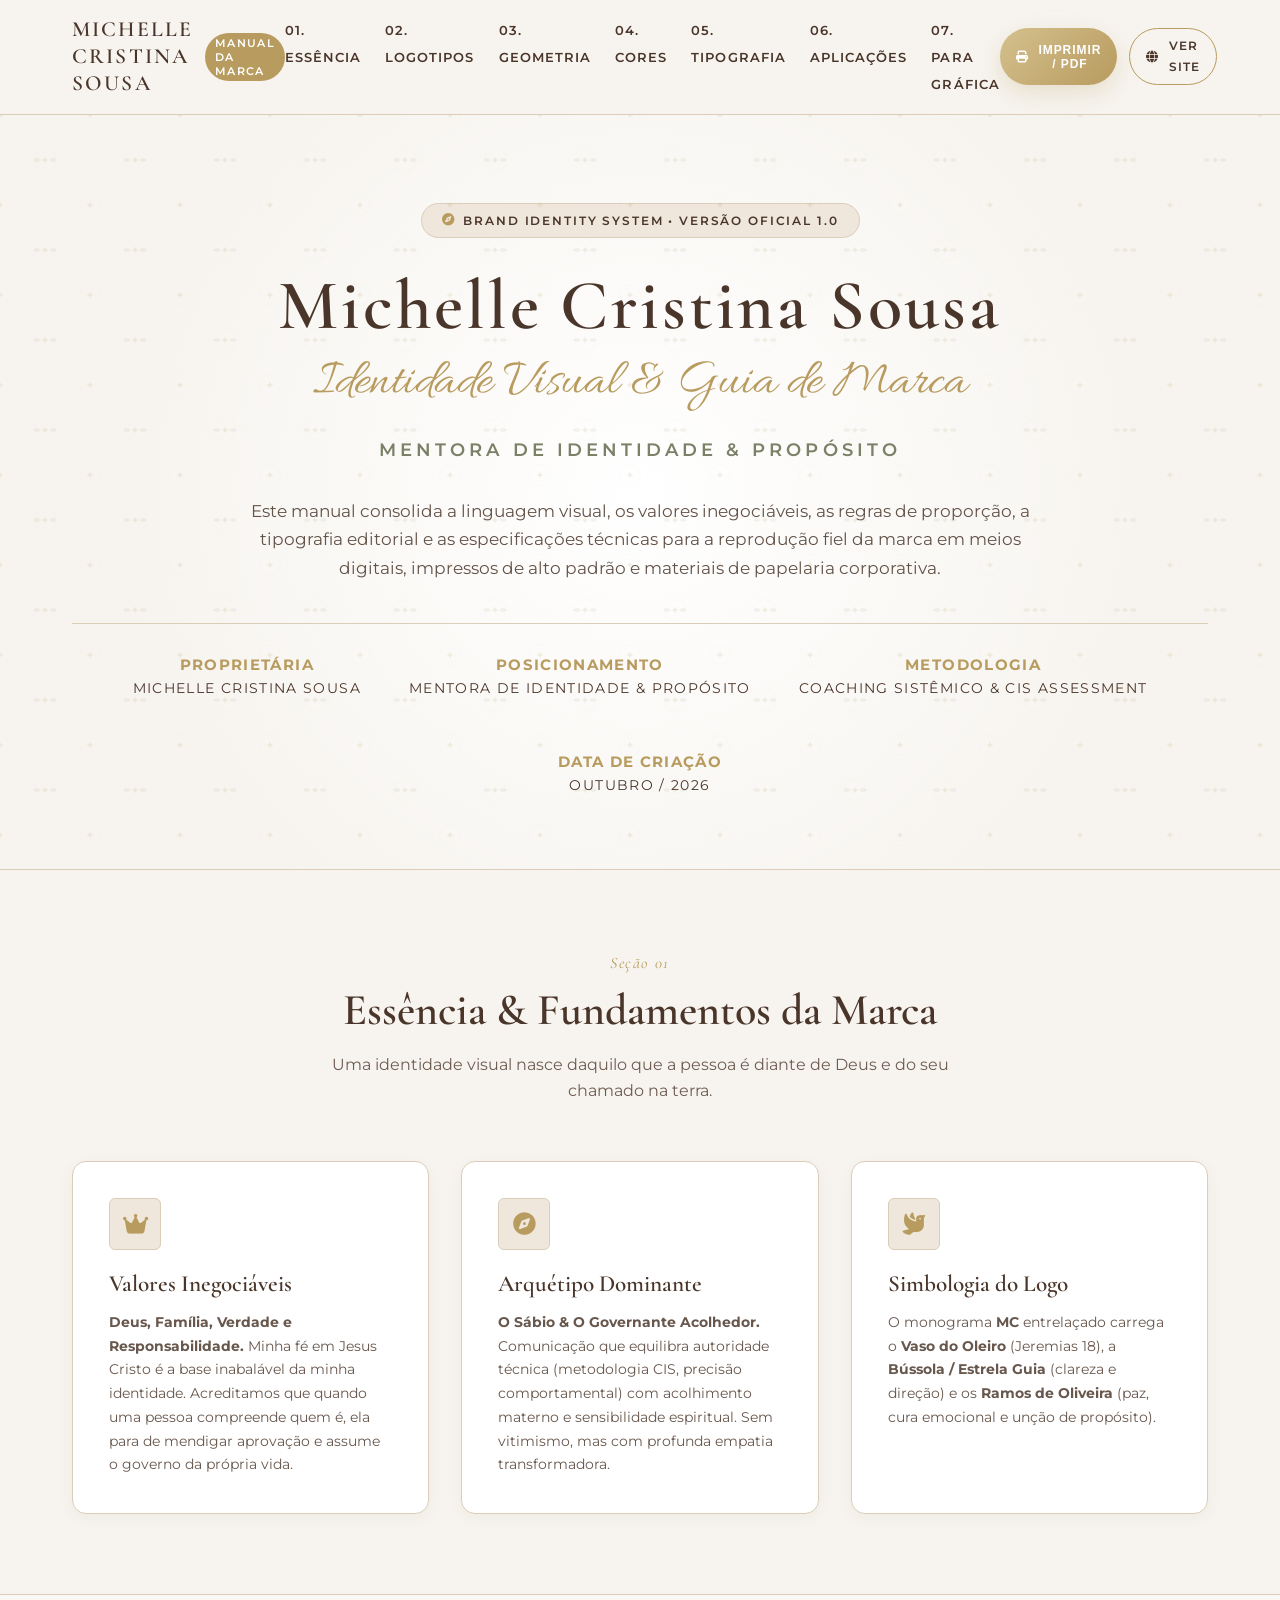
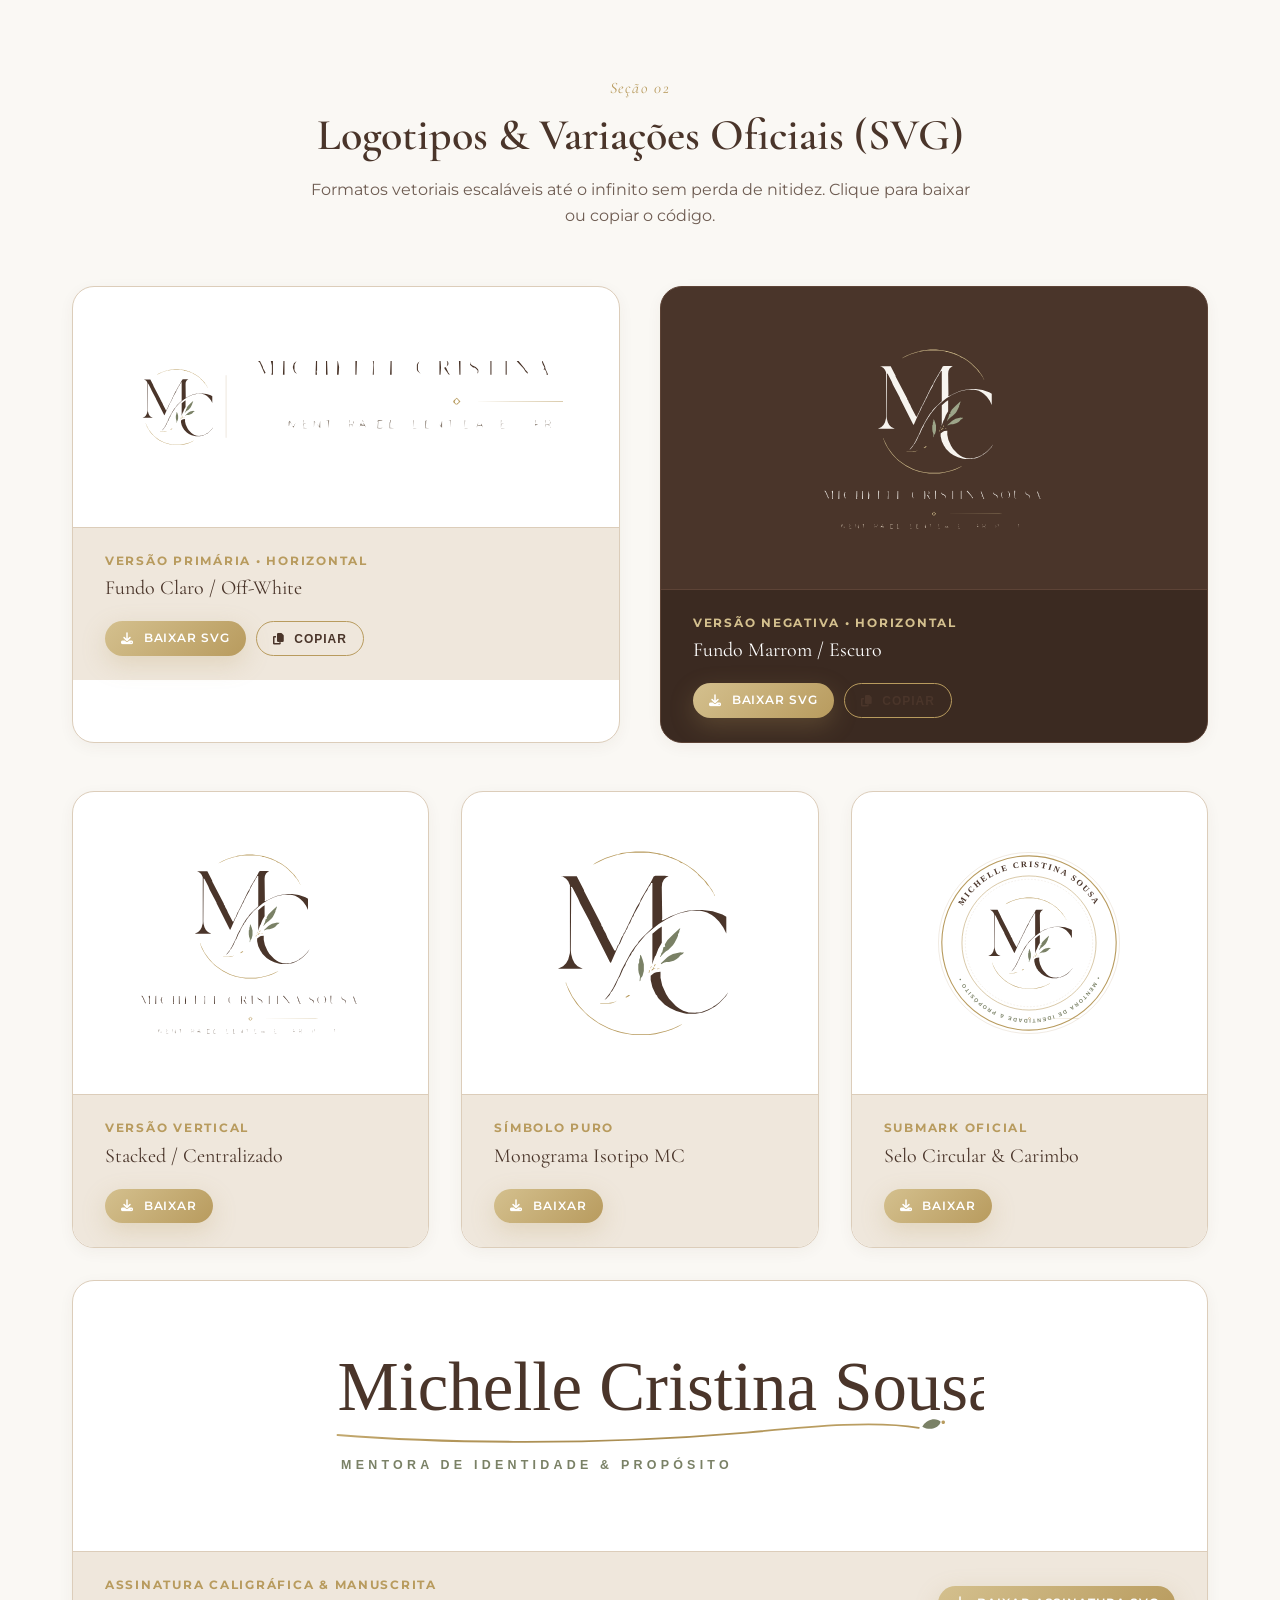
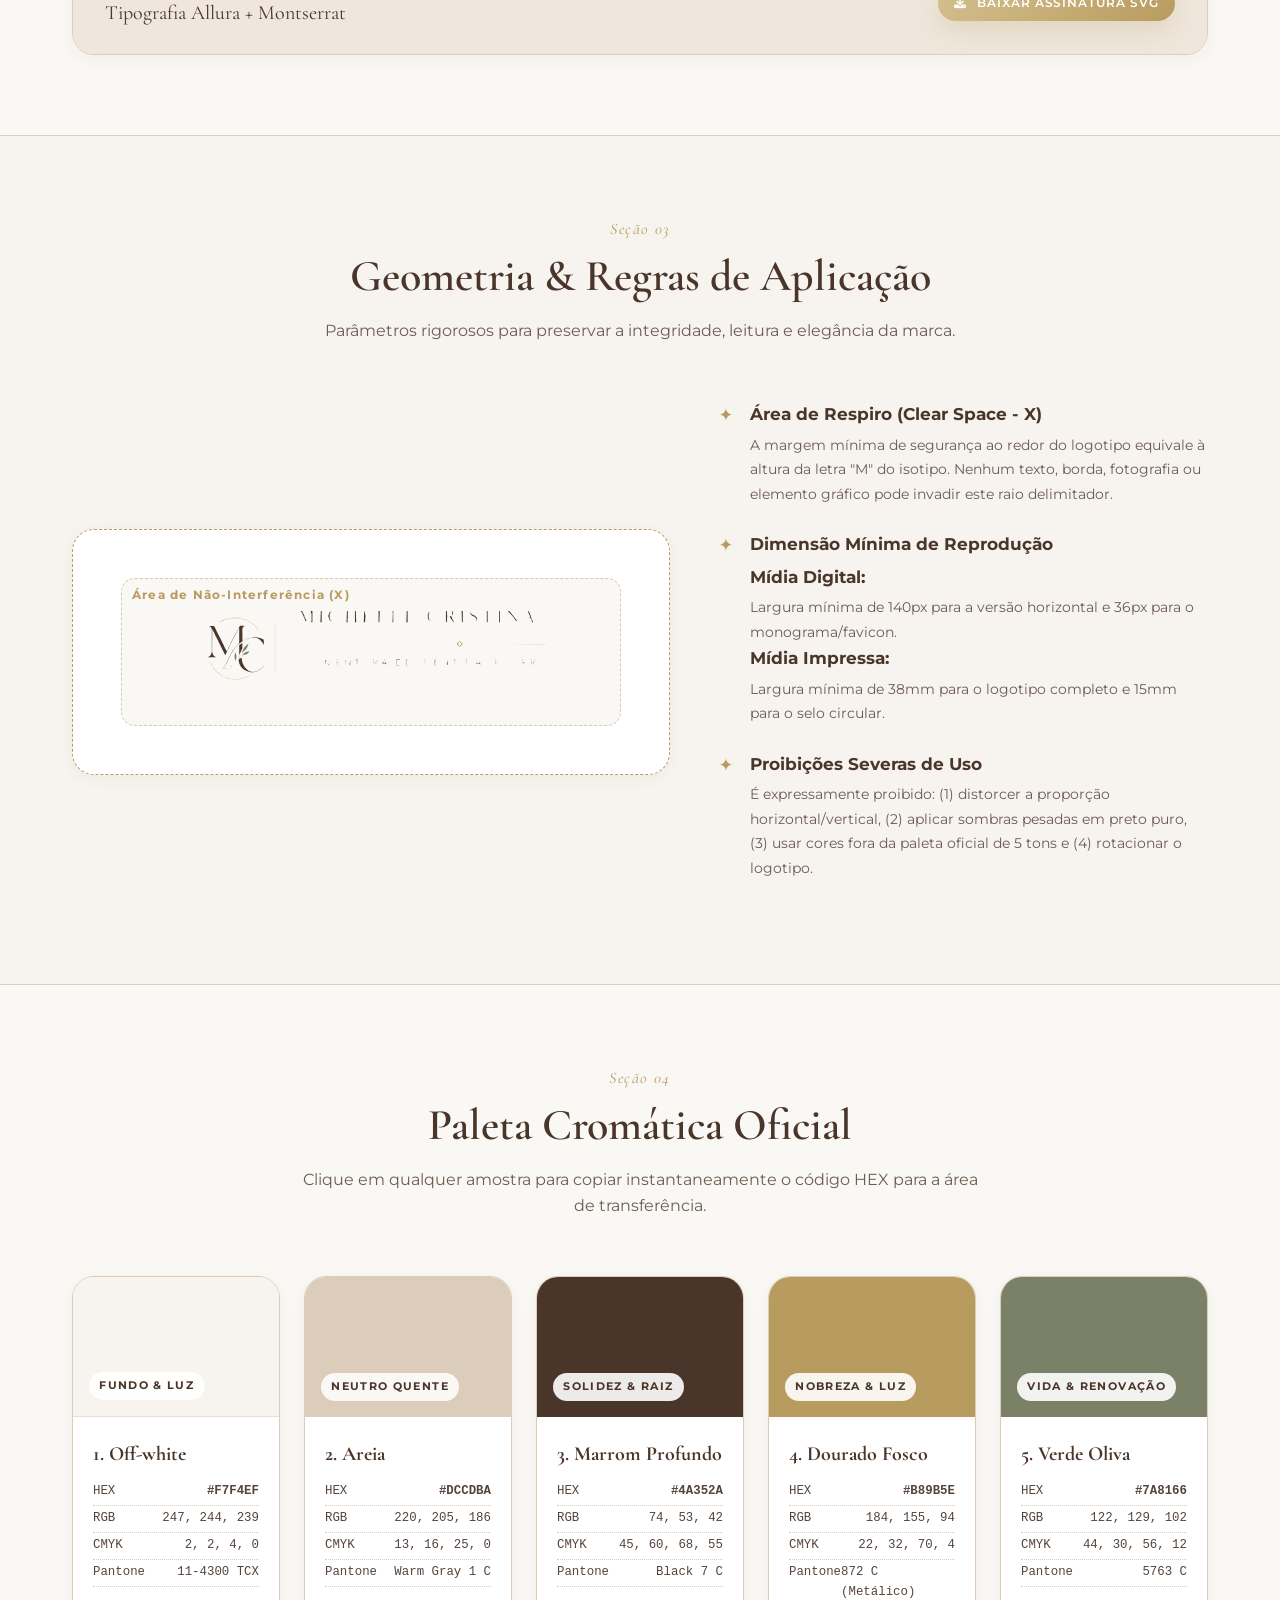
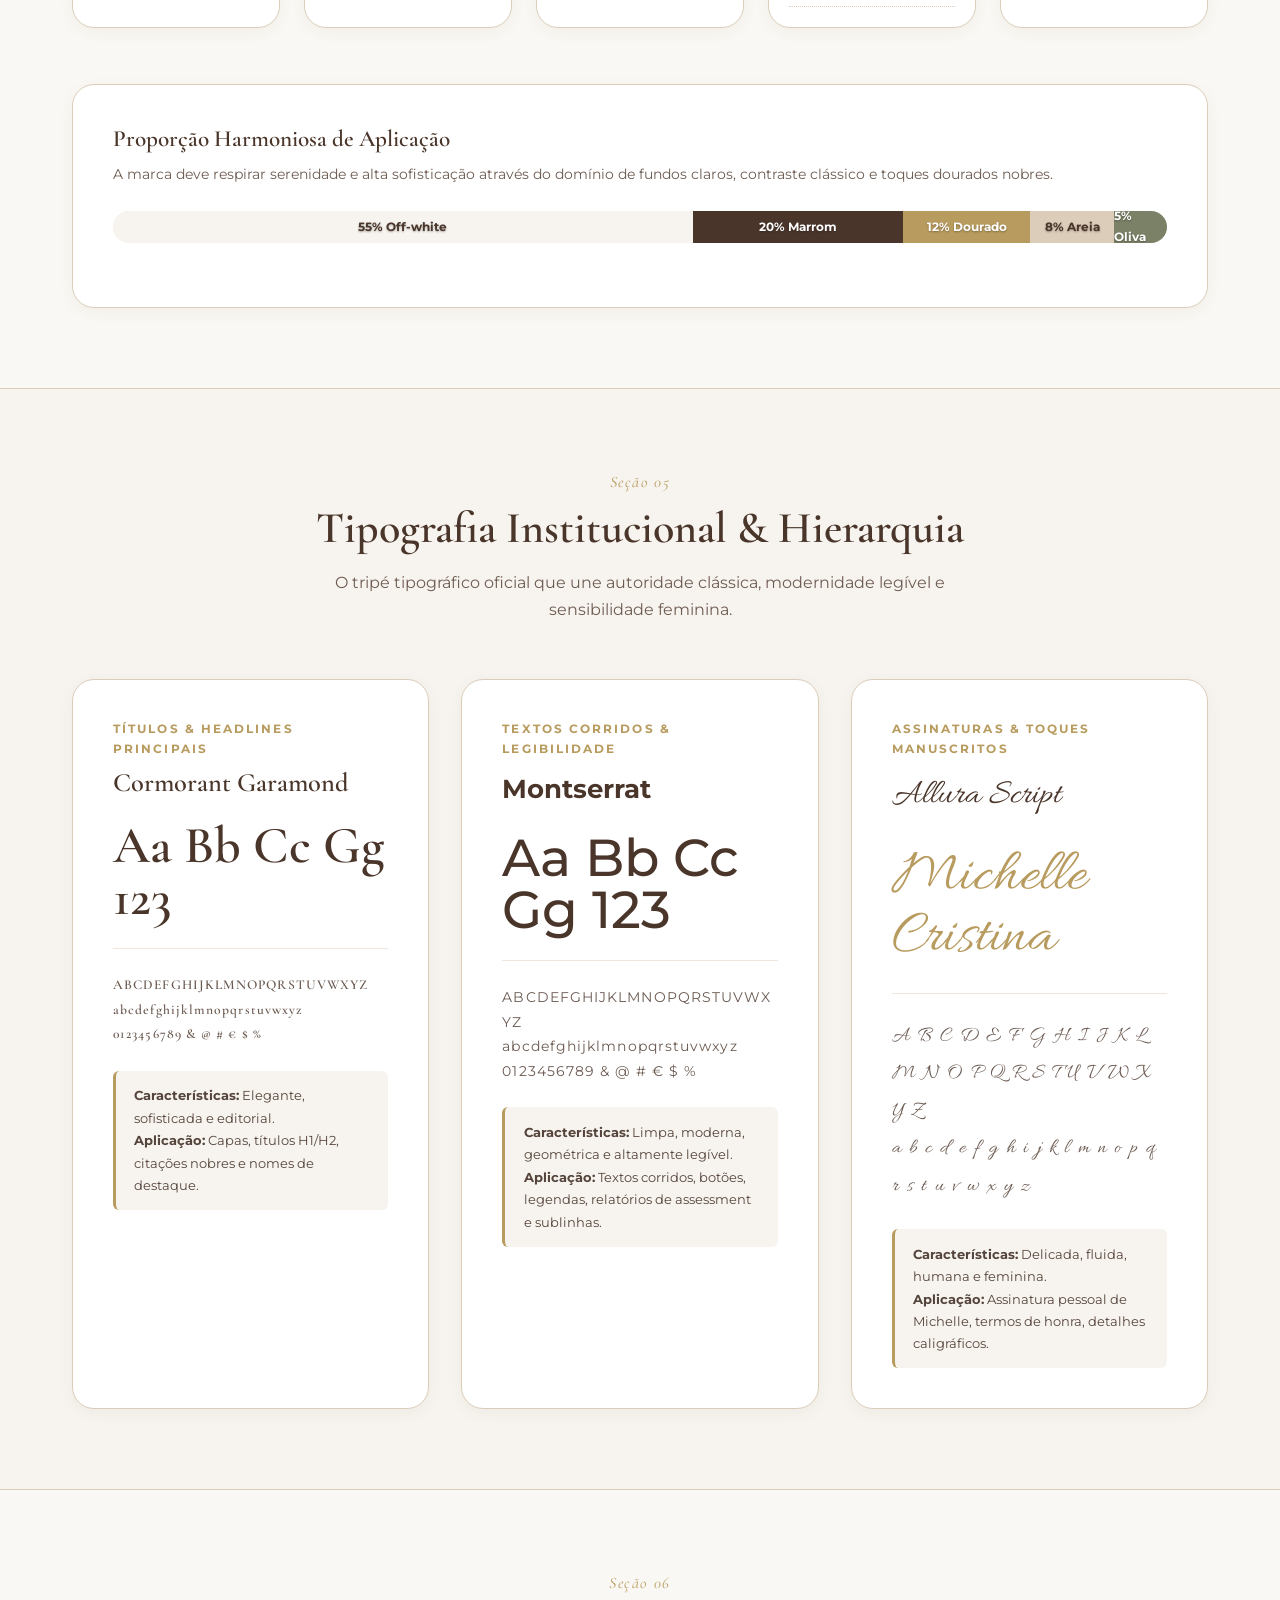
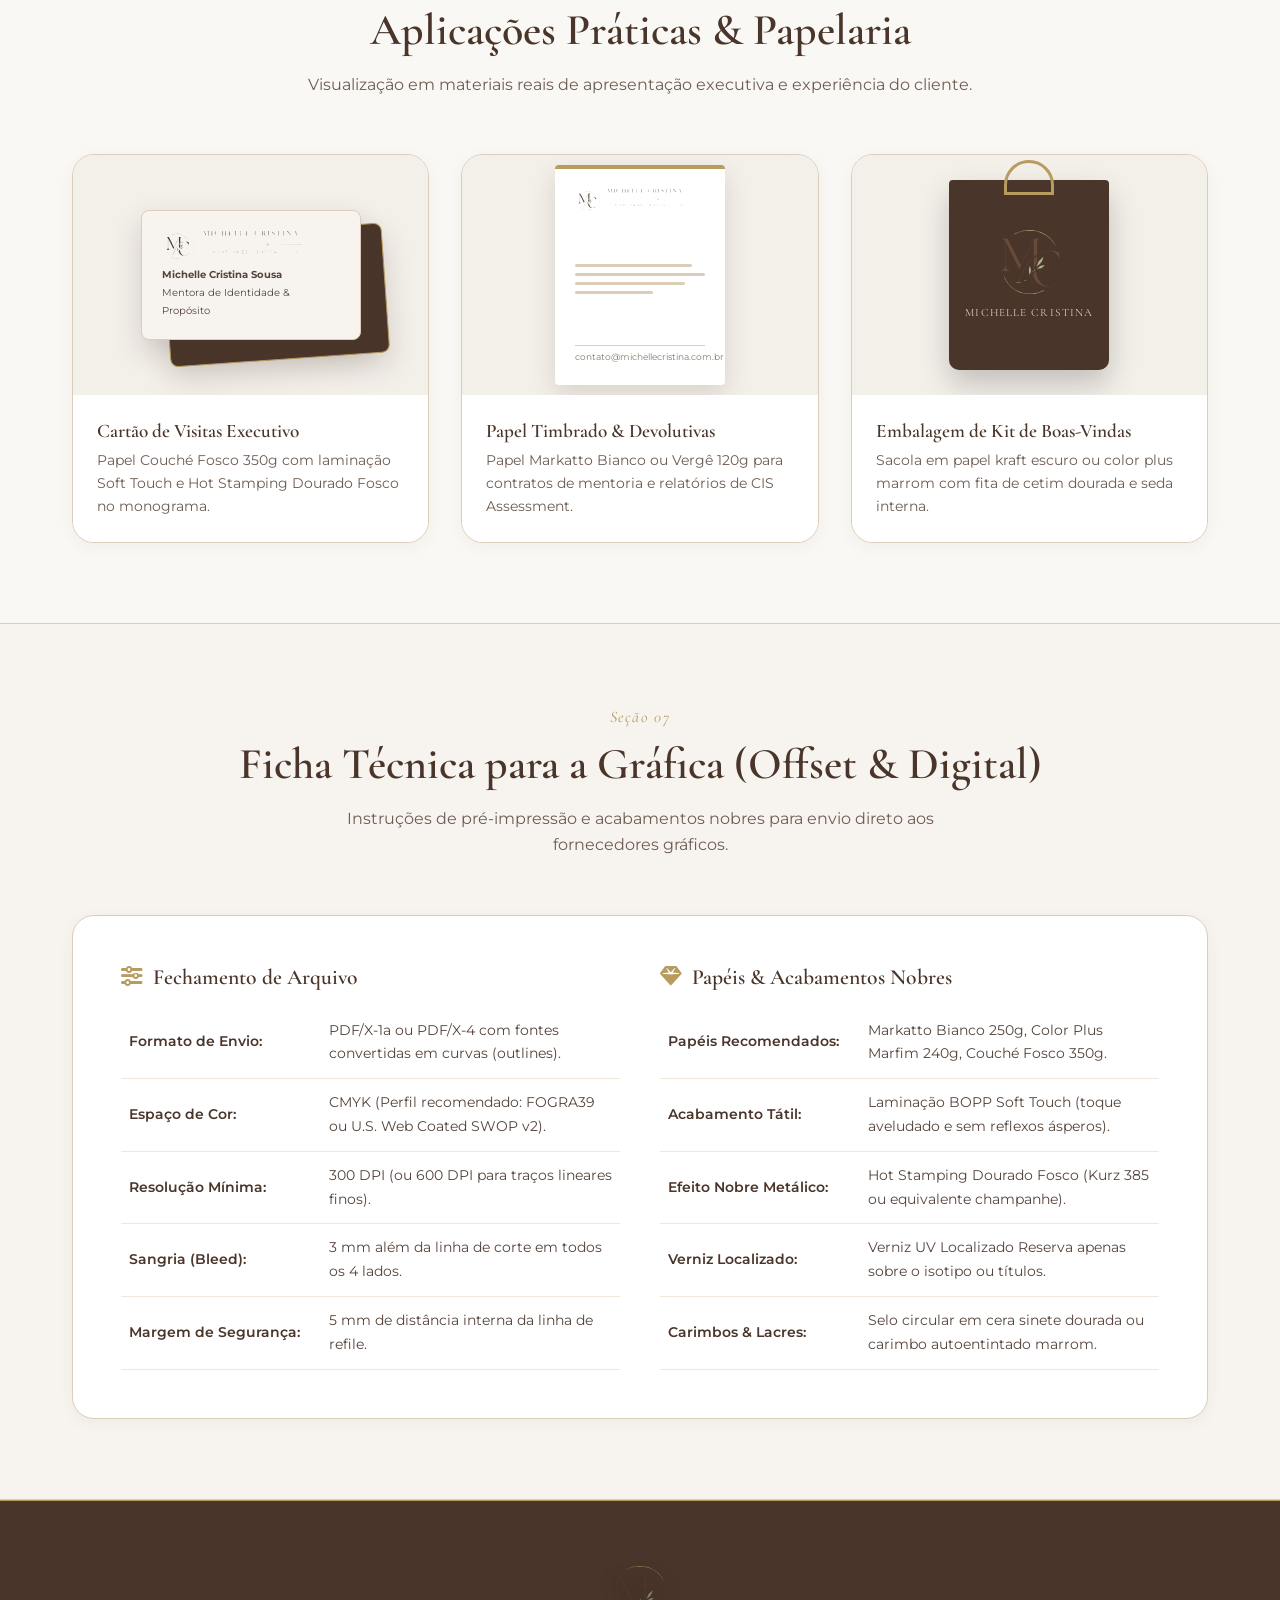
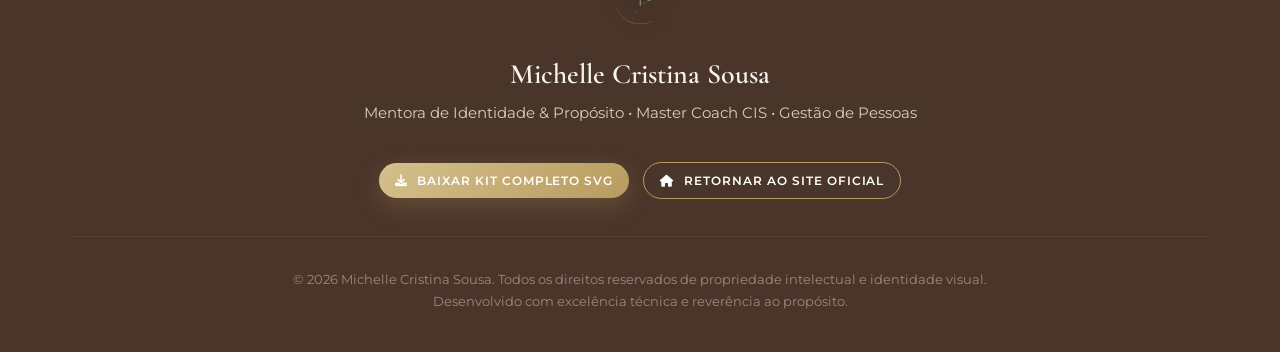
<file: brand-michelle-cristina/index.html>
<!DOCTYPE html>
<html lang="pt-BR">
<head>
  <meta charset="UTF-8">
  <meta name="viewport" content="width=device-width, initial-scale=1.0">
  <title>Manual de Identidade Visual & Diretrizes de Marca | Michelle Cristina Sousa</title>
  <meta name="description" content="Guia oficial de aplicação da marca Michelle Cristina Sousa — Mentora de Identidade e Propósito. Logotipos vetoriais, paleta cromática, tipografia e ficha técnica para gráficas.">

  <!-- Google Fonts Oficiais da Marca -->
  <link rel="preconnect" href="https://fonts.googleapis.com">
  <link rel="preconnect" href="https://fonts.gstatic.com" crossorigin>
  <link href="https://fonts.googleapis.com/css2?family=Allura&family=Cormorant+Garamond:ital,wght@0,400;0,500;0,600;0,700;1,400;1,600&family=Montserrat:ital,wght@0,300;0,400;0,500;0,600;0,700;1,400&display=swap" rel="stylesheet">

  <!-- Font Awesome -->
  <link rel="stylesheet" href="https://cdnjs.cloudflare.com/ajax/libs/font-awesome/6.5.1/css/all.min.css">

  <style>
    /* ==========================================================================
       DESIGN SYSTEM OFICIAL — MICHELLE CRISTINA SOUSA
       ========================================================================== */
    :root {
      /* Paleta Oficial */
      --c-offwhite: #F7F4EF;
      --c-areia: #DCCDBA;
      --c-marrom: #4A352A;
      --c-dourado: #B89B5E;
      --c-oliva: #7A8166;

      /* Derivações Elegantes */
      --c-marrom-dark: #32221A;
      --c-marrom-light: #6A4F41;
      --c-dourado-light: #D4C08E;
      --c-dourado-soft: #F4EEDB;
      --c-oliva-light: #9DA589;
      --c-oliva-soft: #EEF1EA;
      --c-areia-light: #EFE7DC;

      /* Tipografia */
      --font-serif: 'Cormorant Garamond', Georgia, serif;
      --font-sans: 'Montserrat', system-ui, -apple-system, sans-serif;
      --font-script: 'Allura', cursive;

      /* Sombras e Raios */
      --shadow-sm: 0 4px 15px rgba(74, 53, 42, 0.05);
      --shadow-md: 0 10px 30px rgba(74, 53, 42, 0.08);
      --shadow-lg: 0 20px 50px rgba(74, 53, 42, 0.12);
      --shadow-gold: 0 8px 25px rgba(184, 155, 94, 0.25);

      --radius-sm: 6px;
      --radius-md: 14px;
      --radius-lg: 22px;
      --radius-pill: 9999px;
    }

    /* Reset & Base */
    *, *::before, *::after {
      margin: 0;
      padding: 0;
      box-sizing: border-box;
    }

    html {
      scroll-behavior: smooth;
      font-size: 16px;
    }

    body {
      background-color: var(--c-offwhite);
      color: var(--c-marrom);
      font-family: var(--font-sans);
      line-height: 1.7;
      overflow-x: hidden;
      -webkit-font-smoothing: antialiased;
    }

    /* Utilitários Tipográficos */
    h1, h2, h3, h4, .font-serif {
      font-family: var(--font-serif);
      font-weight: 600;
      line-height: 1.25;
      color: var(--c-marrom);
    }

    .font-script {
      font-family: var(--font-script);
      color: var(--c-dourado);
    }

    .text-dourado { color: var(--c-dourado); }
    .text-oliva { color: var(--c-oliva); }
    .text-marrom { color: var(--c-marrom); }
    .text-areia { color: var(--c-areia); }
    .text-muted { color: #87776F; }

    .container {
      width: 100%;
      max-width: 1200px;
      margin: 0 auto;
      padding: 0 2rem;
    }

    /* Botões */
    .btn {
      display: inline-flex;
      align-items: center;
      justify-content: center;
      gap: 0.6rem;
      padding: 0.75rem 1.6rem;
      border-radius: var(--radius-pill);
      font-size: 0.875rem;
      font-weight: 600;
      text-transform: uppercase;
      letter-spacing: 0.08em;
      cursor: pointer;
      text-decoration: none;
      transition: all 0.3s ease;
      border: none;
    }

    .btn-gold {
      background: linear-gradient(135deg, var(--c-dourado-light) 0%, var(--c-dourado) 100%);
      color: #FFFFFF;
      box-shadow: var(--shadow-gold);
    }
    .btn-gold:hover {
      transform: translateY(-2px);
      box-shadow: 0 12px 30px rgba(184, 155, 94, 0.4);
      color: #FFFFFF;
    }

    .btn-marrom {
      background: var(--c-marrom);
      color: var(--c-offwhite);
    }
    .btn-marrom:hover {
      background: var(--c-marrom-dark);
      transform: translateY(-2px);
    }

    .btn-outline {
      border: 1.5px solid var(--c-dourado);
      color: var(--c-marrom);
      background: transparent;
    }
    .btn-outline:hover {
      background: var(--c-dourado);
      color: #FFFFFF;
    }

    .btn-sm {
      padding: 0.45rem 1rem;
      font-size: 0.75rem;
    }

    /* ==========================================================================
       Header & Barra de Navegação
       ========================================================================== */
    .brand-nav {
      position: sticky;
      top: 0;
      z-index: 100;
      background: rgba(247, 244, 239, 0.95);
      backdrop-filter: blur(12px);
      border-bottom: 1px solid var(--c-areia);
      padding: 1rem 0;
    }

    .nav-container {
      display: flex;
      justify-content: space-between;
      align-items: center;
    }

    .nav-brand-title {
      font-size: 1.35rem;
      letter-spacing: 0.1em;
      text-transform: uppercase;
      display: flex;
      align-items: center;
      gap: 0.75rem;
    }

    .nav-brand-title span {
      font-size: 0.7rem;
      font-family: var(--font-sans);
      background: var(--c-dourado);
      color: #FFFFFF;
      padding: 0.2rem 0.6rem;
      border-radius: var(--radius-pill);
      letter-spacing: 0.12em;
    }

    .nav-menu {
      display: flex;
      list-style: none;
      gap: 1.5rem;
    }

    .nav-menu a {
      color: var(--c-marrom);
      text-decoration: none;
      font-size: 0.825rem;
      font-weight: 600;
      text-transform: uppercase;
      letter-spacing: 0.08em;
      transition: color 0.2s;
    }

    .nav-menu a:hover {
      color: var(--c-dourado);
    }

    .nav-actions {
      display: flex;
      gap: 0.75rem;
    }

    /* ==========================================================================
       Hero Cover (Capa do Manual)
       ========================================================================== */
    .brand-hero {
      padding: 5.5rem 0 4.5rem;
      text-align: center;
      position: relative;
      background: radial-gradient(circle at center, #FFFFFF 0%, var(--c-offwhite) 70%);
      border-bottom: 1px solid var(--c-areia);
    }

    .brand-hero::before {
      content: '';
      position: absolute;
      inset: 0;
      background-image: url("assets/pattern-brand.svg");
      background-size: 90px 90px;
      opacity: 0.25;
      pointer-events: none;
    }

    .hero-badge-tag {
      display: inline-flex;
      align-items: center;
      gap: 0.5rem;
      padding: 0.4rem 1.25rem;
      background: var(--c-areia-light);
      border: 1px solid var(--c-areia);
      border-radius: var(--radius-pill);
      font-size: 0.775rem;
      font-weight: 600;
      letter-spacing: 0.15em;
      text-transform: uppercase;
      color: var(--c-marrom);
      margin-bottom: 1.5rem;
    }

    .hero-title {
      font-size: clamp(2.75rem, 5.5vw, 4.5rem);
      margin-bottom: 0.5rem;
      letter-spacing: 0.04em;
    }

    .hero-subtitle {
      font-family: var(--font-script);
      font-size: clamp(2.5rem, 4vw, 3.75rem);
      color: var(--c-dourado);
      line-height: 1;
      margin-bottom: 1.5rem;
    }

    .hero-tagline {
      font-size: 1.15rem;
      letter-spacing: 0.22em;
      text-transform: uppercase;
      color: var(--c-oliva);
      font-weight: 600;
      margin-bottom: 2rem;
    }

    .hero-intro-text {
      max-width: 780px;
      margin: 0 auto 2.5rem;
      font-size: 1.05rem;
      color: #635248;
    }

    .hero-metadata-strip {
      display: flex;
      justify-content: center;
      align-items: center;
      gap: 3rem;
      flex-wrap: wrap;
      padding-top: 1.75rem;
      border-top: 1px solid var(--c-areia);
      font-size: 0.85rem;
      text-transform: uppercase;
      letter-spacing: 0.1em;
    }

    .meta-box strong {
      display: block;
      color: var(--c-dourado);
      font-size: 0.95rem;
    }

    /* ==========================================================================
       Seções Gerais
       ========================================================================== */
    .section {
      padding: 5rem 0;
      border-bottom: 1px solid var(--c-areia);
    }

    .section:nth-child(even) {
      background: #FAF8F4;
    }

    .section-header {
      margin-bottom: 3.5rem;
      text-align: center;
    }

    .section-number {
      font-family: var(--font-serif);
      font-size: 1rem;
      color: var(--c-dourado);
      font-style: italic;
      letter-spacing: 0.1em;
      display: block;
      margin-bottom: 0.35rem;
    }

    .section-title {
      font-size: clamp(2rem, 3.5vw, 2.75rem);
      margin-bottom: 0.85rem;
      color: var(--c-marrom);
    }

    .section-desc {
      max-width: 680px;
      margin: 0 auto;
      font-size: 0.975rem;
      color: #6E5C52;
    }

    /* ==========================================================================
       01. Manifesto & Essência
       ========================================================================== */
    .manifesto-grid {
      display: grid;
      grid-template-columns: repeat(3, 1fr);
      gap: 2rem;
    }

    .manifesto-card {
      background: #FFFFFF;
      padding: 2.25rem;
      border-radius: var(--radius-md);
      border: 1px solid var(--c-areia);
      box-shadow: var(--shadow-sm);
      transition: transform 0.3s, box-shadow 0.3s;
    }
    .manifesto-card:hover {
      transform: translateY(-4px);
      box-shadow: var(--shadow-md);
    }

    .card-icon-wrap {
      width: 52px;
      height: 52px;
      border-radius: var(--radius-sm);
      background: var(--c-areia-light);
      display: flex;
      align-items: center;
      justify-content: center;
      color: var(--c-dourado);
      font-size: 1.4rem;
      margin-bottom: 1.25rem;
      border: 1px solid var(--c-areia);
    }

    .manifesto-card h3 {
      font-size: 1.45rem;
      margin-bottom: 0.75rem;
    }

    .manifesto-card p {
      font-size: 0.9rem;
      color: #68574D;
      line-height: 1.65;
    }

    /* ==========================================================================
       02. Logotipos & Vetores (Showcase)
       ========================================================================== */
    .logo-showcase-grid {
      display: grid;
      grid-template-columns: repeat(2, 1fr);
      gap: 2.5rem;
      margin-bottom: 3rem;
    }

    .logo-card {
      background: #FFFFFF;
      border-radius: var(--radius-lg);
      border: 1px solid var(--c-areia);
      box-shadow: var(--shadow-sm);
      overflow: hidden;
      display: flex;
      flex-direction: column;
    }

    .logo-card.dark-card {
      background: var(--c-marrom);
      border-color: #5D4336;
    }
    .logo-card.dark-card .logo-card-footer {
      background: #3B2A21;
      border-top-color: #5D4336;
      color: var(--c-areia);
    }
    .logo-card.dark-card .card-type {
      color: var(--c-dourado-light);
    }
    .logo-card.dark-card .card-name {
      color: #FFFFFF;
    }

    .logo-display-stage {
      padding: 3.5rem 2rem;
      display: flex;
      align-items: center;
      justify-content: center;
      min-height: 240px;
      position: relative;
    }

    .logo-display-stage img,
    .logo-display-stage svg {
      max-width: 90%;
      max-height: 190px;
      height: auto;
      transition: transform 0.3s ease;
    }
    .logo-display-stage:hover img,
    .logo-display-stage:hover svg {
      transform: scale(1.02);
    }

    .logo-card-footer {
      background: var(--c-areia-light);
      padding: 1.5rem 2rem;
      border-top: 1px solid var(--c-areia);
      display: flex;
      justify-content: space-between;
      align-items: center;
      flex-wrap: wrap;
      gap: 1rem;
    }

    .card-type {
      font-size: 0.725rem;
      font-weight: 700;
      letter-spacing: 0.15em;
      text-transform: uppercase;
      color: var(--c-dourado);
      display: block;
    }

    .card-name {
      font-family: var(--font-serif);
      font-size: 1.25rem;
      color: var(--c-marrom);
    }

    .card-actions {
      display: flex;
      gap: 0.6rem;
    }

    /* Card Especial de Largura Total para Selo e Assinatura */
    .logo-secondary-strip {
      display: grid;
      grid-template-columns: 1fr 1fr 1fr;
      gap: 2rem;
    }

    /* ==========================================================================
       03. Construção & Grid Geométrico
       ========================================================================== */
    .geometry-grid {
      display: grid;
      grid-template-columns: 1.1fr 0.9fr;
      gap: 3rem;
      align-items: center;
    }

    .geometry-visual {
      background: #FFFFFF;
      border: 1px dashed var(--c-dourado);
      border-radius: var(--radius-lg);
      padding: 3rem;
      position: relative;
      text-align: center;
      box-shadow: var(--shadow-sm);
    }

    .clearspace-box {
      border: 1.5px dashed rgba(184, 155, 94, 0.5);
      background: rgba(220, 205, 186, 0.15);
      padding: 2rem;
      border-radius: var(--radius-md);
      position: relative;
    }

    .clearspace-tag {
      position: absolute;
      top: 6px;
      left: 10px;
      font-size: 0.75rem;
      font-weight: 700;
      color: var(--c-dourado);
      letter-spacing: 0.1em;
    }

    .geometry-specs-list {
      list-style: none;
    }

    .geometry-specs-list li {
      margin-bottom: 1.5rem;
      padding-left: 2rem;
      position: relative;
    }

    .geometry-specs-list li::before {
      content: '✦';
      position: absolute;
      left: 0;
      top: 0;
      color: var(--c-dourado);
      font-size: 1.1rem;
    }

    .geometry-specs-list strong {
      display: block;
      font-size: 1.05rem;
      color: var(--c-marrom);
      margin-bottom: 0.25rem;
    }

    .geometry-specs-list p {
      font-size: 0.9rem;
      color: #6C5B52;
    }

    /* ==========================================================================
       04. Paleta Cromática Oficial
       ========================================================================== */
    .colors-grid {
      display: grid;
      grid-template-columns: repeat(5, 1fr);
      gap: 1.5rem;
      margin-bottom: 3.5rem;
    }

    .color-swatch-card {
      background: #FFFFFF;
      border-radius: var(--radius-lg);
      overflow: hidden;
      border: 1px solid var(--c-areia);
      box-shadow: var(--shadow-sm);
      transition: transform 0.3s, box-shadow 0.3s;
      cursor: pointer;
    }
    .color-swatch-card:hover {
      transform: translateY(-6px);
      box-shadow: var(--shadow-md);
    }

    .swatch-color-pill {
      height: 140px;
      width: 100%;
      position: relative;
      display: flex;
      align-items: flex-end;
      padding: 1rem;
    }

    .swatch-role-tag {
      font-size: 0.7rem;
      font-weight: 700;
      text-transform: uppercase;
      letter-spacing: 0.12em;
      background: rgba(255, 255, 255, 0.85);
      color: var(--c-marrom);
      padding: 0.25rem 0.65rem;
      border-radius: var(--radius-pill);
      backdrop-filter: blur(4px);
    }

    .swatch-info {
      padding: 1.25rem;
    }

    .swatch-name {
      font-family: var(--font-serif);
      font-size: 1.25rem;
      font-weight: 700;
      margin-bottom: 0.5rem;
      color: var(--c-marrom);
    }

    .swatch-values {
      font-size: 0.775rem;
      font-family: monospace;
      color: #55443B;
      line-height: 1.6;
    }

    .swatch-values div {
      display: flex;
      justify-content: space-between;
      border-bottom: 1px dotted var(--c-areia);
      padding: 0.2rem 0;
    }

    .copy-toast {
      position: fixed;
      bottom: 2rem;
      right: 2rem;
      background: var(--c-marrom);
      color: #FFFFFF;
      padding: 0.85rem 1.75rem;
      border-radius: var(--radius-pill);
      box-shadow: var(--shadow-lg);
      font-size: 0.85rem;
      font-weight: 600;
      z-index: 9999;
      opacity: 0;
      transform: translateY(20px);
      transition: all 0.3s ease;
      pointer-events: none;
      display: flex;
      align-items: center;
      gap: 0.6rem;
      border: 1px solid var(--c-dourado);
    }
    .copy-toast.show {
      opacity: 1;
      transform: translateY(0);
    }

    /* Tabela Técnica de Proporção e Harmonia */
    .color-ratios-panel {
      background: #FFFFFF;
      border-radius: var(--radius-lg);
      padding: 2.5rem;
      border: 1px solid var(--c-areia);
      box-shadow: var(--shadow-sm);
    }

    .ratio-bar-container {
      height: 32px;
      width: 100%;
      border-radius: var(--radius-pill);
      overflow: hidden;
      display: flex;
      margin-bottom: 1.5rem;
      box-shadow: inset 0 2px 4px rgba(0,0,0,0.1);
    }

    .ratio-segment {
      height: 100%;
      position: relative;
      display: flex;
      align-items: center;
      justify-content: center;
      font-size: 0.75rem;
      font-weight: 700;
      color: #FFFFFF;
      text-shadow: 0 1px 2px rgba(0,0,0,0.3);
    }

    /* ==========================================================================
       05. Tipografia Oficial
       ========================================================================== */
    .typography-specimen-grid {
      display: grid;
      grid-template-columns: repeat(3, 1fr);
      gap: 2rem;
    }

    .type-specimen-card {
      background: #FFFFFF;
      border-radius: var(--radius-lg);
      border: 1px solid var(--c-areia);
      padding: 2.5rem;
      box-shadow: var(--shadow-sm);
    }

    .type-role {
      font-size: 0.725rem;
      font-weight: 700;
      letter-spacing: 0.18em;
      text-transform: uppercase;
      color: var(--c-dourado);
      margin-bottom: 0.5rem;
    }

    .type-family-name {
      font-size: 1.65rem;
      margin-bottom: 1.25rem;
      color: var(--c-marrom);
    }

    .type-sample-display {
      font-size: 3.25rem;
      line-height: 1;
      margin-bottom: 1.5rem;
      padding-bottom: 1.5rem;
      border-bottom: 1px solid var(--c-areia-light);
    }

    .type-alphabet {
      font-size: 0.85rem;
      letter-spacing: 0.08em;
      line-height: 1.8;
      color: #6C5B52;
      margin-bottom: 1.5rem;
      word-break: break-all;
    }

    .type-usage-rule {
      font-size: 0.825rem;
      background: var(--c-offwhite);
      padding: 0.85rem 1.15rem;
      border-radius: var(--radius-sm);
      border-left: 3px solid var(--c-dourado);
      color: #55443B;
    }

    /* ==========================================================================
       06. Mockups & Aplicações Reais
       ========================================================================== */
    .applications-grid {
      display: grid;
      grid-template-columns: repeat(3, 1fr);
      gap: 2rem;
    }

    .mockup-card {
      background: #FFFFFF;
      border-radius: var(--radius-lg);
      border: 1px solid var(--c-areia);
      overflow: hidden;
      box-shadow: var(--shadow-sm);
      display: flex;
      flex-direction: column;
    }

    .mockup-preview {
      height: 240px;
      background: #F3EFE9;
      display: flex;
      align-items: center;
      justify-content: center;
      position: relative;
      overflow: hidden;
      padding: 1.5rem;
    }

    /* Simulação Visual: Cartão de Visita */
    .card-mockup-item {
      width: 220px;
      height: 130px;
      border-radius: 8px;
      box-shadow: 0 12px 28px rgba(74, 53, 42, 0.18);
      position: relative;
      display: flex;
      flex-direction: column;
      justify-content: space-between;
      padding: 1.25rem;
      transition: transform 0.3s;
    }
    .card-mockup-front {
      background: var(--c-offwhite);
      border: 1px solid var(--c-areia);
    }
    .card-mockup-back {
      background: var(--c-marrom);
      color: var(--c-offwhite);
      position: absolute;
      transform: translate(25px, 20px) rotate(-4deg);
      border: 1px solid var(--c-dourado);
    }

    /* Simulação: Papel Timbrado */
    .letterhead-mockup {
      width: 170px;
      height: 220px;
      background: #FFFFFF;
      box-shadow: 0 10px 25px rgba(74, 53, 42, 0.15);
      border-radius: 4px;
      padding: 1.25rem;
      display: flex;
      flex-direction: column;
      justify-content: space-between;
      border-top: 4px solid var(--c-dourado);
    }
    .dummy-lines {
      display: flex;
      flex-direction: column;
      gap: 6px;
    }
    .dummy-line {
      height: 3px;
      background: var(--c-areia);
      border-radius: 2px;
      width: 100%;
    }

    /* Simulação: Assinatura de Email */
    .email-sig-mockup {
      background: #FFFFFF;
      border-radius: 8px;
      padding: 1.25rem;
      box-shadow: 0 8px 20px rgba(74, 53, 42, 0.1);
      width: 90%;
      border-left: 3px solid var(--c-dourado);
      font-size: 0.75rem;
    }

    /* Simulação: Sacola de Presente / Embalagem */
    .bag-mockup {
      width: 160px;
      height: 190px;
      background: var(--c-marrom);
      border-radius: 4px 4px 10px 10px;
      box-shadow: 0 14px 30px rgba(0,0,0,0.2);
      display: flex;
      flex-direction: column;
      align-items: center;
      justify-content: center;
      position: relative;
    }
    .bag-handle {
      width: 50px;
      height: 35px;
      border: 3px solid var(--c-dourado);
      border-radius: 25px 25px 0 0;
      position: absolute;
      top: -20px;
    }

    .mockup-info {
      padding: 1.5rem;
      background: #FFFFFF;
    }

    .mockup-info h4 {
      font-size: 1.2rem;
      margin-bottom: 0.35rem;
    }

    .mockup-info p {
      font-size: 0.85rem;
      color: #6D5C52;
    }

    /* ==========================================================================
       07. Ficha Técnica para Gráfica & Produção
       ========================================================================== */
    .spec-sheet-panel {
      background: #FFFFFF;
      border-radius: var(--radius-lg);
      padding: 3rem;
      border: 1px solid var(--c-areia);
      box-shadow: var(--shadow-sm);
    }

    .spec-sheet-grid {
      display: grid;
      grid-template-columns: repeat(2, 1fr);
      gap: 2.5rem;
    }

    .spec-category h4 {
      font-size: 1.35rem;
      margin-bottom: 1rem;
      display: flex;
      align-items: center;
      gap: 0.6rem;
      color: var(--c-marrom);
    }

    .spec-category h4 i {
      color: var(--c-dourado);
    }

    .spec-table {
      width: 100%;
      border-collapse: collapse;
      font-size: 0.875rem;
    }

    .spec-table td {
      padding: 0.75rem 0.5rem;
      border-bottom: 1px solid var(--c-areia-light);
    }

    .spec-table td:first-child {
      font-weight: 600;
      color: var(--c-marrom);
      width: 40%;
    }

    .spec-table td:last-child {
      color: #55443B;
    }

    /* ==========================================================================
       Footer do Manual
       ========================================================================== */
    .brand-footer {
      background: var(--c-marrom);
      color: var(--c-offwhite);
      padding: 4rem 0 2.5rem;
      text-align: center;
      border-top: 1px solid var(--c-dourado);
    }

    .brand-footer-monogram {
      width: 60px;
      height: 60px;
      margin: 0 auto 1.5rem;
      filter: drop-shadow(0 4px 8px rgba(0,0,0,0.3));
    }

    .brand-footer h3 {
      color: var(--c-offwhite);
      font-size: 1.75rem;
      margin-bottom: 0.5rem;
    }

    .brand-footer p {
      color: var(--c-areia);
      font-size: 0.95rem;
      margin-bottom: 2rem;
    }

    .footer-copyright {
      font-size: 0.8rem;
      color: #9E887E;
      border-top: 1px solid #583E31;
      padding-top: 2rem;
    }

    /* Responsividade */
    @media (max-width: 992px) {
      .manifesto-grid, .typography-specimen-grid, .applications-grid {
        grid-template-columns: 1fr;
      }
      .logo-showcase-grid, .geometry-grid, .spec-sheet-grid {
        grid-template-columns: 1fr;
      }
      .colors-grid {
        grid-template-columns: repeat(2, 1fr);
      }
      .nav-menu {
        display: none;
      }
    }

    @media print {
      .brand-nav, .nav-actions, .card-actions, .copy-toast {
        display: none !important;
      }
      body {
        background: #FFFFFF !important;
      }
      .section {
        page-break-inside: avoid;
        padding: 2.5rem 0;
      }
    }
  </style>
</head>
<body>

  <!-- Barra de Navegação Rápida -->
  <nav class="brand-nav">
    <div class="container nav-container">
      <div class="nav-brand-title font-serif">
        Michelle Cristina Sousa <span>Manual da Marca</span>
      </div>

      <ul class="nav-menu">
        <li><a href="#essencia">01. Essência</a></li>
        <li><a href="#logotipos">02. Logotipos</a></li>
        <li><a href="#geometria">03. Geometria</a></li>
        <li><a href="#cores">04. Cores</a></li>
        <li><a href="#tipografia">05. Tipografia</a></li>
        <li><a href="#mockups">06. Aplicações</a></li>
        <li><a href="#grafica">07. Para Gráfica</a></li>
      </ul>

      <div class="nav-actions">
        <button class="btn btn-gold btn-sm" onclick="window.print()">
          <i class="fa-solid fa-print"></i> Imprimir / PDF
        </button>
        <a href="index.html" class="btn btn-outline btn-sm">
          <i class="fa-solid fa-globe"></i> Ver Site
        </a>
      </div>
    </div>
  </nav>

  <!-- Hero Cover do Manual da Marca -->
  <header class="brand-hero">
    <div class="container">
      <div class="hero-badge-tag">
        <i class="fa-solid fa-compass text-dourado"></i>
        <span>Brand Identity System • Versão Oficial 1.0</span>
      </div>

      <h1 class="hero-title">Michelle Cristina Sousa</h1>
      <div class="hero-subtitle">Identidade Visual &amp; Guia de Marca</div>
      <div class="hero-tagline">Mentora de Identidade &amp; Propósito</div>

      <p class="hero-intro-text">
        Este manual consolida a linguagem visual, os valores inegociáveis, as regras de proporção, 
        a tipografia editorial e as especificações técnicas para a reprodução fiel da marca 
        em meios digitais, impressos de alto padrão e materiais de papelaria corporativa.
      </p>

      <div class="hero-metadata-strip">
        <div class="meta-box">
          <strong>Proprietária</strong>
          Michelle Cristina Sousa
        </div>
        <div class="meta-box">
          <strong>Posicionamento</strong>
          Mentora de Identidade &amp; Propósito
        </div>
        <div class="meta-box">
          <strong>Metodologia</strong>
          Coaching Sistêmico &amp; CIS Assessment
        </div>
        <div class="meta-box">
          <strong>Data de Criação</strong>
          Outubro / 2026
        </div>
      </div>
    </div>
  </header>

  <!-- 01. Essência, Pilares & Arquétipo -->
  <section class="section" id="essencia">
    <div class="container">
      <div class="section-header">
        <span class="section-number">Seção 01</span>
        <h2 class="section-title">Essência &amp; Fundamentos da Marca</h2>
        <p class="section-desc">
          Uma identidade visual nasce daquilo que a pessoa é diante de Deus e do seu chamado na terra.
        </p>
      </div>

      <div class="manifesto-grid">
        <div class="manifesto-card">
          <div class="card-icon-wrap"><i class="fa-solid fa-crown"></i></div>
          <h3>Valores Inegociáveis</h3>
          <p>
            <strong>Deus, Família, Verdade e Responsabilidade.</strong> Minha fé em Jesus Cristo é a base inabalável 
            da minha identidade. Acreditamos que quando uma pessoa compreende quem é, ela para de mendigar aprovação 
            e assume o governo da própria vida.
          </p>
        </div>

        <div class="manifesto-card">
          <div class="card-icon-wrap"><i class="fa-solid fa-compass"></i></div>
          <h3>Arquétipo Dominante</h3>
          <p>
            <strong>O Sábio &amp; O Governante Acolhedor.</strong> Comunicação que equilibra autoridade técnica 
            (metodologia CIS, precisão comportamental) com acolhimento materno e sensibilidade espiritual. 
            Sem vitimismo, mas com profunda empatia transformadora.
          </p>
        </div>

        <div class="manifesto-card">
          <div class="card-icon-wrap"><i class="fa-solid fa-dove"></i></div>
          <h3>Simbologia do Logo</h3>
          <p>
            O monograma <strong>MC</strong> entrelaçado carrega o <strong>Vaso do Oleiro</strong> (Jeremias 18), 
            a <strong>Bússola / Estrela Guia</strong> (clareza e direção) e os <strong>Ramos de Oliveira</strong> 
            (paz, cura emocional e unção de propósito).
          </p>
        </div>
      </div>
    </div>
  </section>

  <!-- 02. Logotipos & Variações Vetoriais -->
  <section class="section" id="logotipos">
    <div class="container">
      <div class="section-header">
        <span class="section-number">Seção 02</span>
        <h2 class="section-title">Logotipos &amp; Variações Oficiais (SVG)</h2>
        <p class="section-desc">
          Formatos vetoriais escaláveis até o infinito sem perda de nitidez. Clique para baixar ou copiar o código.
        </p>
      </div>

      <!-- Grid Principal: Horizontal Claro e Escuro -->
      <div class="logo-showcase-grid">
        <!-- Variação 1: Horizontal Principal (Fundo Claro) -->
        <div class="logo-card">
          <div class="logo-display-stage">
            <img src="assets/logo-primary-horizontal.svg" alt="Logo Principal Horizontal - Fundo Claro">
          </div>
          <div class="logo-card-footer">
            <div>
              <span class="card-type">Versão Primária • Horizontal</span>
              <div class="card-name">Fundo Claro / Off-White</div>
            </div>
            <div class="card-actions">
              <a href="assets/logo-primary-horizontal.svg" download="logo-michelle-cristina-horizontal.svg" class="btn btn-gold btn-sm">
                <i class="fa-solid fa-download"></i> Baixar SVG
              </a>
              <button class="btn btn-outline btn-sm" onclick="copySvgUrl('assets/logo-primary-horizontal.svg')">
                <i class="fa-solid fa-copy"></i> Copiar
              </button>
            </div>
          </div>
        </div>

        <!-- Variação 2: Horizontal Negativo (Fundo Escuro) -->
        <div class="logo-card dark-card">
          <div class="logo-display-stage">
            <img src="assets/logo-primary-dark.svg" alt="Logo Principal Horizontal - Fundo Escuro">
          </div>
          <div class="logo-card-footer">
            <div>
              <span class="card-type">Versão Negativa • Horizontal</span>
              <div class="card-name">Fundo Marrom / Escuro</div>
            </div>
            <div class="card-actions">
              <a href="assets/logo-primary-dark.svg" download="logo-michelle-cristina-horizontal-dark.svg" class="btn btn-gold btn-sm">
                <i class="fa-solid fa-download"></i> Baixar SVG
              </a>
              <button class="btn btn-outline btn-sm" onclick="copySvgUrl('assets/logo-primary-dark.svg')">
                <i class="fa-solid fa-copy"></i> Copiar
              </button>
            </div>
          </div>
        </div>
      </div>

      <!-- Grid Secundário: Vertical, Isotipo e Selo -->
      <div class="logo-secondary-strip">
        <!-- Vertical Stacked -->
        <div class="logo-card">
          <div class="logo-display-stage" style="min-height: 280px;">
            <img src="assets/logo-vertical-stacked.svg" alt="Logo Vertical Stacked">
          </div>
          <div class="logo-card-footer">
            <div>
              <span class="card-type">Versão Vertical</span>
              <div class="card-name">Stacked / Centralizado</div>
            </div>
            <div class="card-actions">
              <a href="assets/logo-vertical-stacked.svg" download="logo-michelle-cristina-vertical.svg" class="btn btn-gold btn-sm">
                <i class="fa-solid fa-download"></i> Baixar
              </a>
            </div>
          </div>
        </div>

        <!-- Isotipo / Monograma -->
        <div class="logo-card">
          <div class="logo-display-stage" style="min-height: 280px;">
            <img src="assets/logo-monogram-isotype.svg" alt="Monograma Isotipo MC">
          </div>
          <div class="logo-card-footer">
            <div>
              <span class="card-type">Símbolo Puro</span>
              <div class="card-name">Monograma Isotipo MC</div>
            </div>
            <div class="card-actions">
              <a href="assets/logo-monogram-isotype.svg" download="logo-monograma-mc.svg" class="btn btn-gold btn-sm">
                <i class="fa-solid fa-download"></i> Baixar
              </a>
            </div>
          </div>
        </div>

        <!-- Submark / Selo Circular -->
        <div class="logo-card">
          <div class="logo-display-stage" style="min-height: 280px;">
            <img src="assets/logo-submark-selo.svg" alt="Selo Circular Submark">
          </div>
          <div class="logo-card-footer">
            <div>
              <span class="card-type">Submark Oficial</span>
              <div class="card-name">Selo Circular &amp; Carimbo</div>
            </div>
            <div class="card-actions">
              <a href="assets/logo-submark-selo.svg" download="logo-selo-circular.svg" class="btn btn-gold btn-sm">
                <i class="fa-solid fa-download"></i> Baixar
              </a>
            </div>
          </div>
        </div>
      </div>

      <!-- Assinatura Caligráfica Artística -->
      <div class="logo-card" style="margin-top: 2rem;">
        <div class="logo-display-stage" style="padding: 2.5rem 1rem;">
          <img src="assets/logo-signature-artistic.svg" alt="Assinatura Artística Caligráfica">
        </div>
        <div class="logo-card-footer">
          <div>
            <span class="card-type">Assinatura Caligráfica &amp; Manuscrita</span>
            <div class="card-name">Tipografia Allura + Montserrat</div>
          </div>
          <div class="card-actions">
            <a href="assets/logo-signature-artistic.svg" download="logo-assinatura-allura.svg" class="btn btn-gold btn-sm">
              <i class="fa-solid fa-download"></i> Baixar Assinatura SVG
            </a>
          </div>
        </div>
      </div>
    </div>
  </section>

  <!-- 03. Geometria, Área de Respiro & Redução Mínima -->
  <section class="section" id="geometria">
    <div class="container">
      <div class="section-header">
        <span class="section-number">Seção 03</span>
        <h2 class="section-title">Geometria &amp; Regras de Aplicação</h2>
        <p class="section-desc">
          Parâmetros rigorosos para preservar a integridade, leitura e elegância da marca.
        </p>
      </div>

      <div class="geometry-grid">
        <div class="geometry-visual">
          <div class="clearspace-box">
            <span class="clearspace-tag">Área de Não-Interferência (X)</span>
            <img src="assets/logo-primary-horizontal.svg" alt="Regra de Respiro do Logo" style="max-width: 80%; height: auto;">
          </div>
        </div>

        <div class="geometry-content">
          <ul class="geometry-specs-list">
            <li>
              <strong>Área de Respiro (Clear Space - X)</strong>
              <p>
                A margem mínima de segurança ao redor do logotipo equivale à altura da letra "M" do isotipo. 
                Nenhum texto, borda, fotografia ou elemento gráfico pode invadir este raio delimitador.
              </p>
            </li>
            <li>
              <strong>Dimensão Mínima de Reprodução</strong>
              <p>
                <strong>Mídia Digital:</strong> Largura mínima de 140px para a versão horizontal e 36px para o monograma/favicon.<br>
                <strong>Mídia Impressa:</strong> Largura mínima de 38mm para o logotipo completo e 15mm para o selo circular.
              </p>
            </li>
            <li>
              <strong>Proibições Severas de Uso</strong>
              <p>
                É expressamente proibido: (1) distorcer a proporção horizontal/vertical, (2) aplicar sombras pesadas em preto puro, 
                (3) usar cores fora da paleta oficial de 5 tons e (4) rotacionar o logotipo.
              </p>
            </li>
          </ul>
        </div>
      </div>
    </div>
  </section>

  <!-- 04. Paleta Cromática Oficial -->
  <section class="section" id="cores">
    <div class="container">
      <div class="section-header">
        <span class="section-number">Seção 04</span>
        <h2 class="section-title">Paleta Cromática Oficial</h2>
        <p class="section-desc">
          Clique em qualquer amostra para copiar instantaneamente o código HEX para a área de transferência.
        </p>
      </div>

      <!-- Amostras de Cores com Conversões Técnicas -->
      <div class="colors-grid">
        <!-- Cor 1: Off-white -->
        <div class="color-swatch-card" onclick="copyColor('#F7F4EF', 'Off-white')">
          <div class="swatch-color-pill" style="background-color: #F7F4EF; border-bottom: 1px solid #E5DFD5;">
            <span class="swatch-role-tag">Fundo &amp; Luz</span>
          </div>
          <div class="swatch-info">
            <div class="swatch-name">1. Off-white</div>
            <div class="swatch-values">
              <div><span>HEX</span><strong>#F7F4EF</strong></div>
              <div><span>RGB</span><span>247, 244, 239</span></div>
              <div><span>CMYK</span><span>2, 2, 4, 0</span></div>
              <div><span>Pantone</span><span>11-4300 TCX</span></div>
            </div>
          </div>
        </div>

        <!-- Cor 2: Areia -->
        <div class="color-swatch-card" onclick="copyColor('#DCCDBA', 'Areia')">
          <div class="swatch-color-pill" style="background-color: #DCCDBA;">
            <span class="swatch-role-tag">Neutro Quente</span>
          </div>
          <div class="swatch-info">
            <div class="swatch-name">2. Areia</div>
            <div class="swatch-values">
              <div><span>HEX</span><strong>#DCCDBA</strong></div>
              <div><span>RGB</span><span>220, 205, 186</span></div>
              <div><span>CMYK</span><span>13, 16, 25, 0</span></div>
              <div><span>Pantone</span><span>Warm Gray 1 C</span></div>
            </div>
          </div>
        </div>

        <!-- Cor 3: Marrom Profundo -->
        <div class="color-swatch-card" onclick="copyColor('#4A352A', 'Marrom Profundo')">
          <div class="swatch-color-pill" style="background-color: #4A352A;">
            <span class="swatch-role-tag" style="background: rgba(255,255,255,0.9);">Solidez &amp; Raiz</span>
          </div>
          <div class="swatch-info">
            <div class="swatch-name">3. Marrom Profundo</div>
            <div class="swatch-values">
              <div><span>HEX</span><strong>#4A352A</strong></div>
              <div><span>RGB</span><span>74, 53, 42</span></div>
              <div><span>CMYK</span><span>45, 60, 68, 55</span></div>
              <div><span>Pantone</span><span>Black 7 C</span></div>
            </div>
          </div>
        </div>

        <!-- Cor 4: Dourado Fosco -->
        <div class="color-swatch-card" onclick="copyColor('#B89B5E', 'Dourado Fosco')">
          <div class="swatch-color-pill" style="background-color: #B89B5E;">
            <span class="swatch-role-tag" style="background: rgba(255,255,255,0.9);">Nobreza &amp; Luz</span>
          </div>
          <div class="swatch-info">
            <div class="swatch-name">4. Dourado Fosco</div>
            <div class="swatch-values">
              <div><span>HEX</span><strong>#B89B5E</strong></div>
              <div><span>RGB</span><span>184, 155, 94</span></div>
              <div><span>CMYK</span><span>22, 32, 70, 4</span></div>
              <div><span>Pantone</span><span>872 C (Metálico)</span></div>
            </div>
          </div>
        </div>

        <!-- Cor 5: Verde Oliva -->
        <div class="color-swatch-card" onclick="copyColor('#7A8166', 'Verde Oliva')">
          <div class="swatch-color-pill" style="background-color: #7A8166;">
            <span class="swatch-role-tag" style="background: rgba(255,255,255,0.9);">Vida &amp; Renovação</span>
          </div>
          <div class="swatch-info">
            <div class="swatch-name">5. Verde Oliva</div>
            <div class="swatch-values">
              <div><span>HEX</span><strong>#7A8166</strong></div>
              <div><span>RGB</span><span>122, 129, 102</span></div>
              <div><span>CMYK</span><span>44, 30, 56, 12</span></div>
              <div><span>Pantone</span><span>5763 C</span></div>
            </div>
          </div>
        </div>
      </div>

      <!-- Proporção Harmoniosa (Regra de Equilíbrio Cromático) -->
      <div class="color-ratios-panel">
        <h3 class="font-serif" style="font-size: 1.45rem; margin-bottom: 0.5rem;">Proporção Harmoniosa de Aplicação</h3>
        <p style="font-size: 0.9rem; color: #6D5C52; margin-bottom: 1.5rem;">
          A marca deve respirar serenidade e alta sofisticação através do domínio de fundos claros, contraste clássico e toques dourados nobres.
        </p>

        <div class="ratio-bar-container">
          <div class="ratio-segment" style="width: 55%; background: #F7F4EF; color: #4A352A;">55% Off-white</div>
          <div class="ratio-segment" style="width: 20%; background: #4A352A;">20% Marrom</div>
          <div class="ratio-segment" style="width: 12%; background: #B89B5E;">12% Dourado</div>
          <div class="ratio-segment" style="width: 8%; background: #DCCDBA; color: #4A352A;">8% Areia</div>
          <div class="ratio-segment" style="width: 5%; background: #7A8166;">5% Oliva</div>
        </div>
      </div>
    </div>
  </section>

  <!-- 05. Tipografia Institucional -->
  <section class="section" id="tipografia">
    <div class="container">
      <div class="section-header">
        <span class="section-number">Seção 05</span>
        <h2 class="section-title">Tipografia Institucional &amp; Hierarquia</h2>
        <p class="section-desc">
          O tripé tipográfico oficial que une autoridade clássica, modernidade legível e sensibilidade feminina.
        </p>
      </div>

      <div class="typography-specimen-grid">
        <!-- Família 1: Cormorant Garamond -->
        <div class="type-specimen-card">
          <div class="type-role">Títulos &amp; Headlines Principais</div>
          <div class="type-family-name font-serif">Cormorant Garamond</div>
          <div class="type-sample-display font-serif">
            Aa Bb Cc Gg 123
          </div>
          <div class="type-alphabet font-serif">
            ABCDEFGHIJKLMNOPQRSTUVWXYZ<br>
            abcdefghijklmnopqrstuvwxyz<br>
            0123456789 &amp; @ # € $ %
          </div>
          <div class="type-usage-rule">
            <strong>Características:</strong> Elegante, sofisticada e editorial.<br>
            <strong>Aplicação:</strong> Capas, títulos H1/H2, citações nobres e nomes de destaque.
          </div>
        </div>

        <!-- Família 2: Montserrat -->
        <div class="type-specimen-card">
          <div class="type-role">Textos Corridos &amp; Legibilidade</div>
          <div class="type-family-name" style="font-family: var(--font-sans); font-weight: 700;">Montserrat</div>
          <div class="type-sample-display" style="font-family: var(--font-sans); font-weight: 500;">
            Aa Bb Cc Gg 123
          </div>
          <div class="type-alphabet" style="font-family: var(--font-sans);">
            ABCDEFGHIJKLMNOPQRSTUVWXYZ<br>
            abcdefghijklmnopqrstuvwxyz<br>
            0123456789 &amp; @ # € $ %
          </div>
          <div class="type-usage-rule">
            <strong>Características:</strong> Limpa, moderna, geométrica e altamente legível.<br>
            <strong>Aplicação:</strong> Textos corridos, botões, legendas, relatórios de assessment e sublinhas.
          </div>
        </div>

        <!-- Família 3: Allura -->
        <div class="type-specimen-card">
          <div class="type-role">Assinaturas &amp; Toques Manuscritos</div>
          <div class="type-family-name font-script" style="font-size: 2.2rem;">Allura Script</div>
          <div class="type-sample-display font-script" style="font-size: 3.8rem; color: var(--c-dourado);">
            Michelle Cristina
          </div>
          <div class="type-alphabet font-script" style="font-size: 1.3rem;">
            A B C D E F G H I J K L M N O P Q R S T U V W X Y Z<br>
            a b c d e f g h i j k l m n o p q r s t u v w x y z
          </div>
          <div class="type-usage-rule">
            <strong>Características:</strong> Delicada, fluida, humana e feminina.<br>
            <strong>Aplicação:</strong> Assinatura pessoal de Michelle, termos de honra, detalhes caligráficos.
          </div>
        </div>
      </div>
    </div>
  </section>

  <!-- 06. Mockups & Aplicações Reais -->
  <section class="section" id="mockups">
    <div class="container">
      <div class="section-header">
        <span class="section-number">Seção 06</span>
        <h2 class="section-title">Aplicações Práticas &amp; Papelaria</h2>
        <p class="section-desc">
          Visualização em materiais reais de apresentação executiva e experiência do cliente.
        </p>
      </div>

      <div class="applications-grid">
        <!-- Mockup 1: Cartão de Visitas -->
        <div class="mockup-card">
          <div class="mockup-preview">
            <div class="card-mockup-item card-mockup-back">
              <img src="assets/logo-monogram-isotype.svg" alt="Monograma Costas" style="width: 45px; filter: brightness(1.5);">
            </div>
            <div class="card-mockup-item card-mockup-front">
              <img src="assets/logo-primary-horizontal.svg" alt="Logo Frente" style="width: 140px;">
              <div style="font-size: 0.65rem; color: #55443B;">
                <strong>Michelle Cristina Sousa</strong><br>
                Mentora de Identidade &amp; Propósito
              </div>
            </div>
          </div>
          <div class="mockup-info">
            <h4>Cartão de Visitas Executivo</h4>
            <p>Papel Couché Fosco 350g com laminação Soft Touch e Hot Stamping Dourado Fosco no monograma.</p>
          </div>
        </div>

        <!-- Mockup 2: Papel Timbrado & Declaração -->
        <div class="mockup-card">
          <div class="mockup-preview">
            <div class="letterhead-mockup">
              <img src="assets/logo-primary-horizontal.svg" alt="Logo Timbrado" style="width: 110px;">
              <div class="dummy-lines">
                <div class="dummy-line" style="width: 90%;"></div>
                <div class="dummy-line" style="width: 100%;"></div>
                <div class="dummy-line" style="width: 85%;"></div>
                <div class="dummy-line" style="width: 60%;"></div>
              </div>
              <div style="font-size: 0.55rem; color: #7A8166; border-top: 1px solid #DCCDBA; padding-top: 4px;">
                contato@michellecristina.com.br
              </div>
            </div>
          </div>
          <div class="mockup-info">
            <h4>Papel Timbrado &amp; Devolutivas</h4>
            <p>Papel Markatto Bianco ou Vergê 120g para contratos de mentoria e relatórios de CIS Assessment.</p>
          </div>
        </div>

        <!-- Mockup 3: Sacola de Presente / Kit de Boas-Vindas -->
        <div class="mockup-card">
          <div class="mockup-preview">
            <div class="bag-mockup">
              <div class="bag-handle"></div>
              <img src="assets/logo-monogram-isotype.svg" alt="Logo Sacola" style="width: 65px; filter: brightness(1.4);">
              <span style="font-family: var(--font-serif); font-size: 0.7rem; color: #DCCDBA; margin-top: 8px; letter-spacing: 0.1em; text-transform: uppercase;">
                Michelle Cristina
              </span>
            </div>
          </div>
          <div class="mockup-info">
            <h4>Embalagem de Kit de Boas-Vindas</h4>
            <p>Sacola em papel kraft escuro ou color plus marrom com fita de cetim dourada e seda interna.</p>
          </div>
        </div>
      </div>
    </div>
  </section>

  <!-- 07. Ficha Técnica para Gráfica -->
  <section class="section" id="grafica">
    <div class="container">
      <div class="section-header">
        <span class="section-number">Seção 07</span>
        <h2 class="section-title">Ficha Técnica para a Gráfica (Offset &amp; Digital)</h2>
        <p class="section-desc">
          Instruções de pré-impressão e acabamentos nobres para envio direto aos fornecedores gráficos.
        </p>
      </div>

      <div class="spec-sheet-panel">
        <div class="spec-sheet-grid">
          <div class="spec-category">
            <h4><i class="fa-solid fa-sliders"></i> Fechamento de Arquivo</h4>
            <table class="spec-table">
              <tr>
                <td>Formato de Envio:</td>
                <td>PDF/X-1a ou PDF/X-4 com fontes convertidas em curvas (outlines).</td>
              </tr>
              <tr>
                <td>Espaço de Cor:</td>
                <td>CMYK (Perfil recomendado: FOGRA39 ou U.S. Web Coated SWOP v2).</td>
              </tr>
              <tr>
                <td>Resolução Mínima:</td>
                <td>300 DPI (ou 600 DPI para traços lineares finos).</td>
              </tr>
              <tr>
                <td>Sangria (Bleed):</td>
                <td>3 mm além da linha de corte em todos os 4 lados.</td>
              </tr>
              <tr>
                <td>Margem de Segurança:</td>
                <td>5 mm de distância interna da linha de refile.</td>
              </tr>
            </table>
          </div>

          <div class="spec-category">
            <h4><i class="fa-solid fa-gem"></i> Papéis &amp; Acabamentos Nobres</h4>
            <table class="spec-table">
              <tr>
                <td>Papéis Recomendados:</td>
                <td>Markatto Bianco 250g, Color Plus Marfim 240g, Couché Fosco 350g.</td>
              </tr>
              <tr>
                <td>Acabamento Tátil:</td>
                <td>Laminação BOPP Soft Touch (toque aveludado e sem reflexos ásperos).</td>
              </tr>
              <tr>
                <td>Efeito Nobre Metálico:</td>
                <td>Hot Stamping Dourado Fosco (Kurz 385 ou equivalente champanhe).</td>
              </tr>
              <tr>
                <td>Verniz Localizado:</td>
                <td>Verniz UV Localizado Reserva apenas sobre o isotipo ou títulos.</td>
              </tr>
              <tr>
                <td>Carimbos &amp; Lacres:</td>
                <td>Selo circular em cera sinete dourada ou carimbo autoentintado marrom.</td>
              </tr>
            </table>
          </div>
        </div>
      </div>
    </div>
  </section>

  <!-- Rodapé do Manual -->
  <footer class="brand-footer">
    <div class="container">
      <img src="assets/logo-monogram-isotype.svg" alt="Monograma Footer" class="brand-footer-monogram">
      <h3>Michelle Cristina Sousa</h3>
      <p>Mentora de Identidade &amp; Propósito • Master Coach CIS • Gestão de Pessoas</p>
      
      <div style="margin-bottom: 2rem;">
        <a href="assets/logo-primary-horizontal.svg" download class="btn btn-gold btn-sm" style="margin: 0.3rem;">
          <i class="fa-solid fa-download"></i> Baixar Kit Completo SVG
        </a>
        <a href="index.html" class="btn btn-outline btn-sm" style="color: #FFFFFF; border-color: var(--c-dourado); margin: 0.3rem;">
          <i class="fa-solid fa-house"></i> Retornar ao Site Oficial
        </a>
      </div>

      <div class="footer-copyright">
        © 2026 Michelle Cristina Sousa. Todos os direitos reservados de propriedade intelectual e identidade visual.<br>
        Desenvolvido com excelência técnica e reverência ao propósito.
      </div>
    </div>
  </footer>

  <!-- Toast Notification de Cópia -->
  <div class="copy-toast" id="copyToast">
    <i class="fa-solid fa-circle-check text-dourado"></i>
    <span id="toastMessage">Código copiado com sucesso!</span>
  </div>

  <script>
    // Função para Copiar Códigos de Cores
    function copyColor(hex, name) {
      navigator.clipboard.writeText(hex).then(() => {
        showToast(`Cor ${name} (${hex}) copiada para a área de transferência!`);
      }).catch(err => {
        showToast(`Cor: ${hex}`);
      });
    }

    // Função para Copiar Link de Download do SVG
    function copySvgUrl(url) {
      const fullUrl = window.location.origin + '/' + url;
      navigator.clipboard.writeText(fullUrl).then(() => {
        showToast(`Link direto do vetor SVG copiado!`);
      });
    }

    // Toast Notification Engine
    function showToast(message) {
      const toast = document.getElementById('copyToast');
      const toastMsg = document.getElementById('toastMessage');
      toastMsg.textContent = message;
      toast.classList.add('show');
      setTimeout(() => {
        toast.classList.remove('show');
      }, 3000);
    }
  </script>
</body>
</html>
</file>
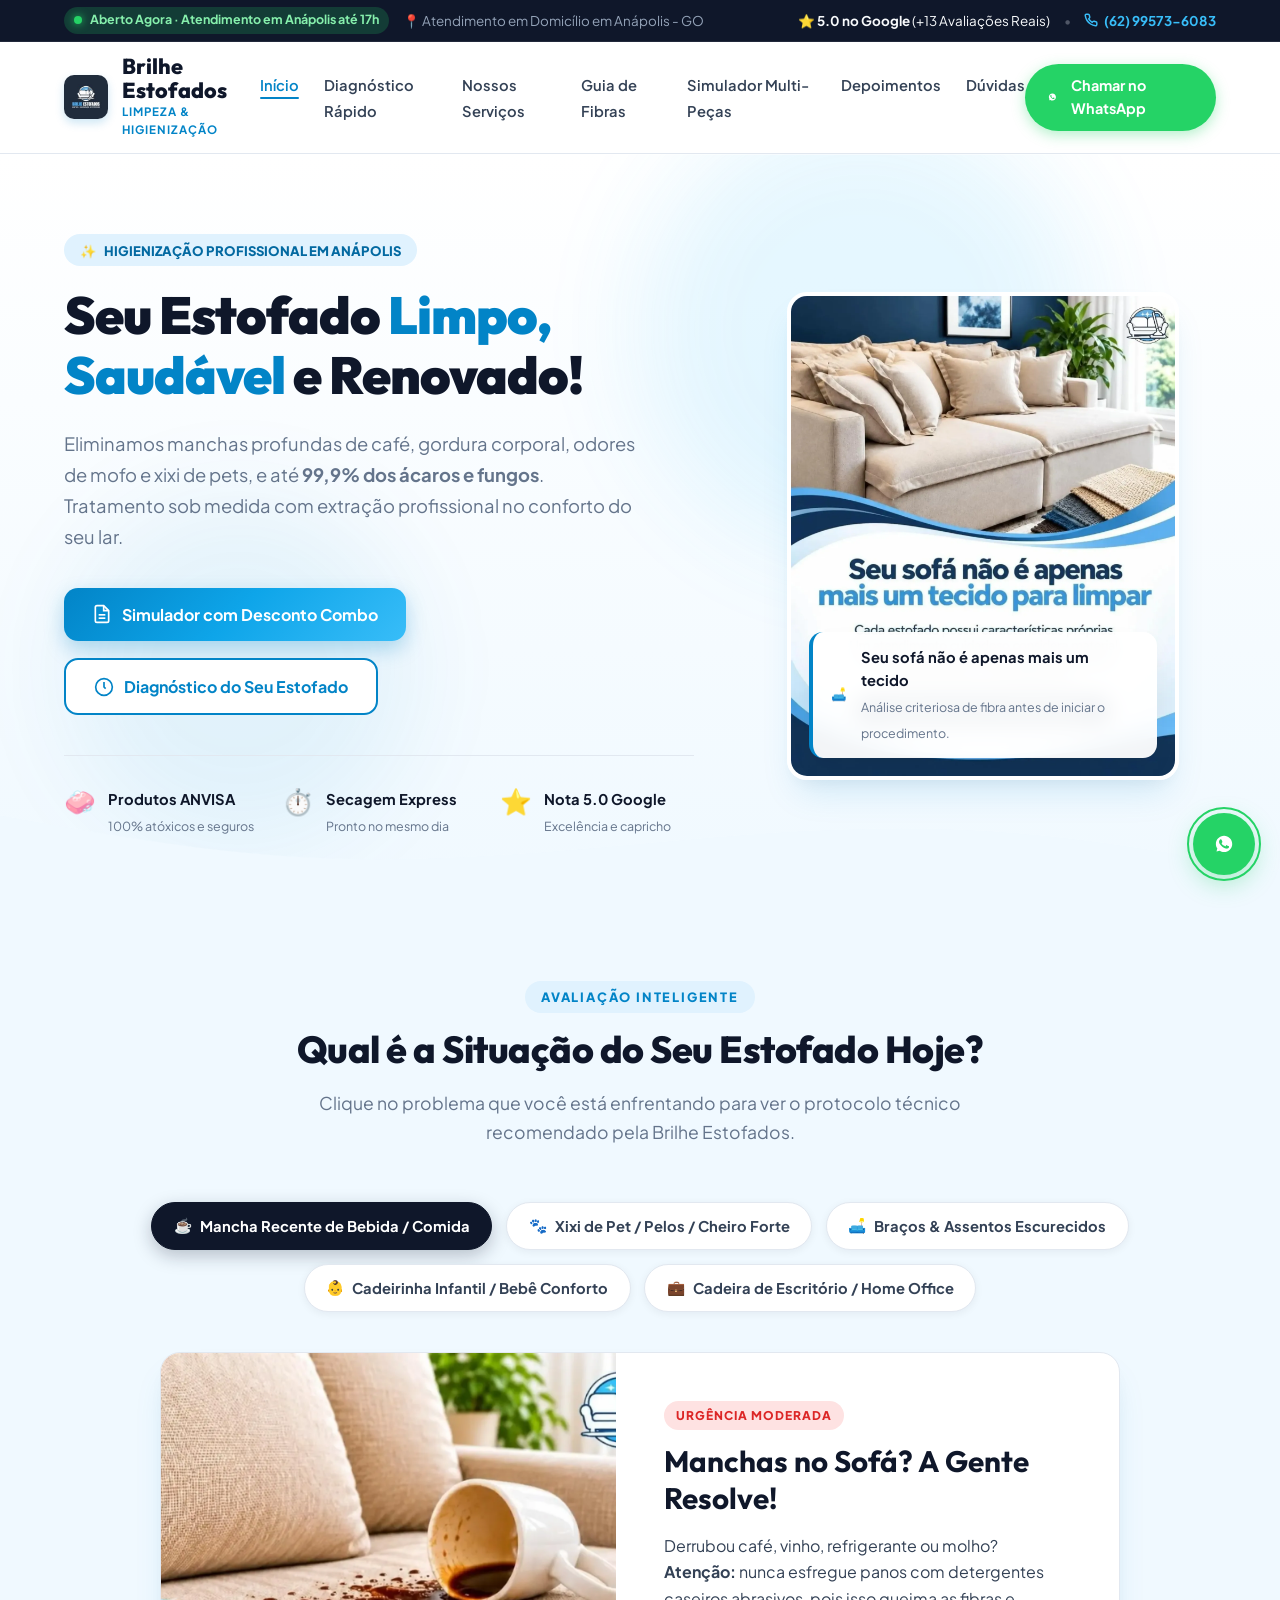
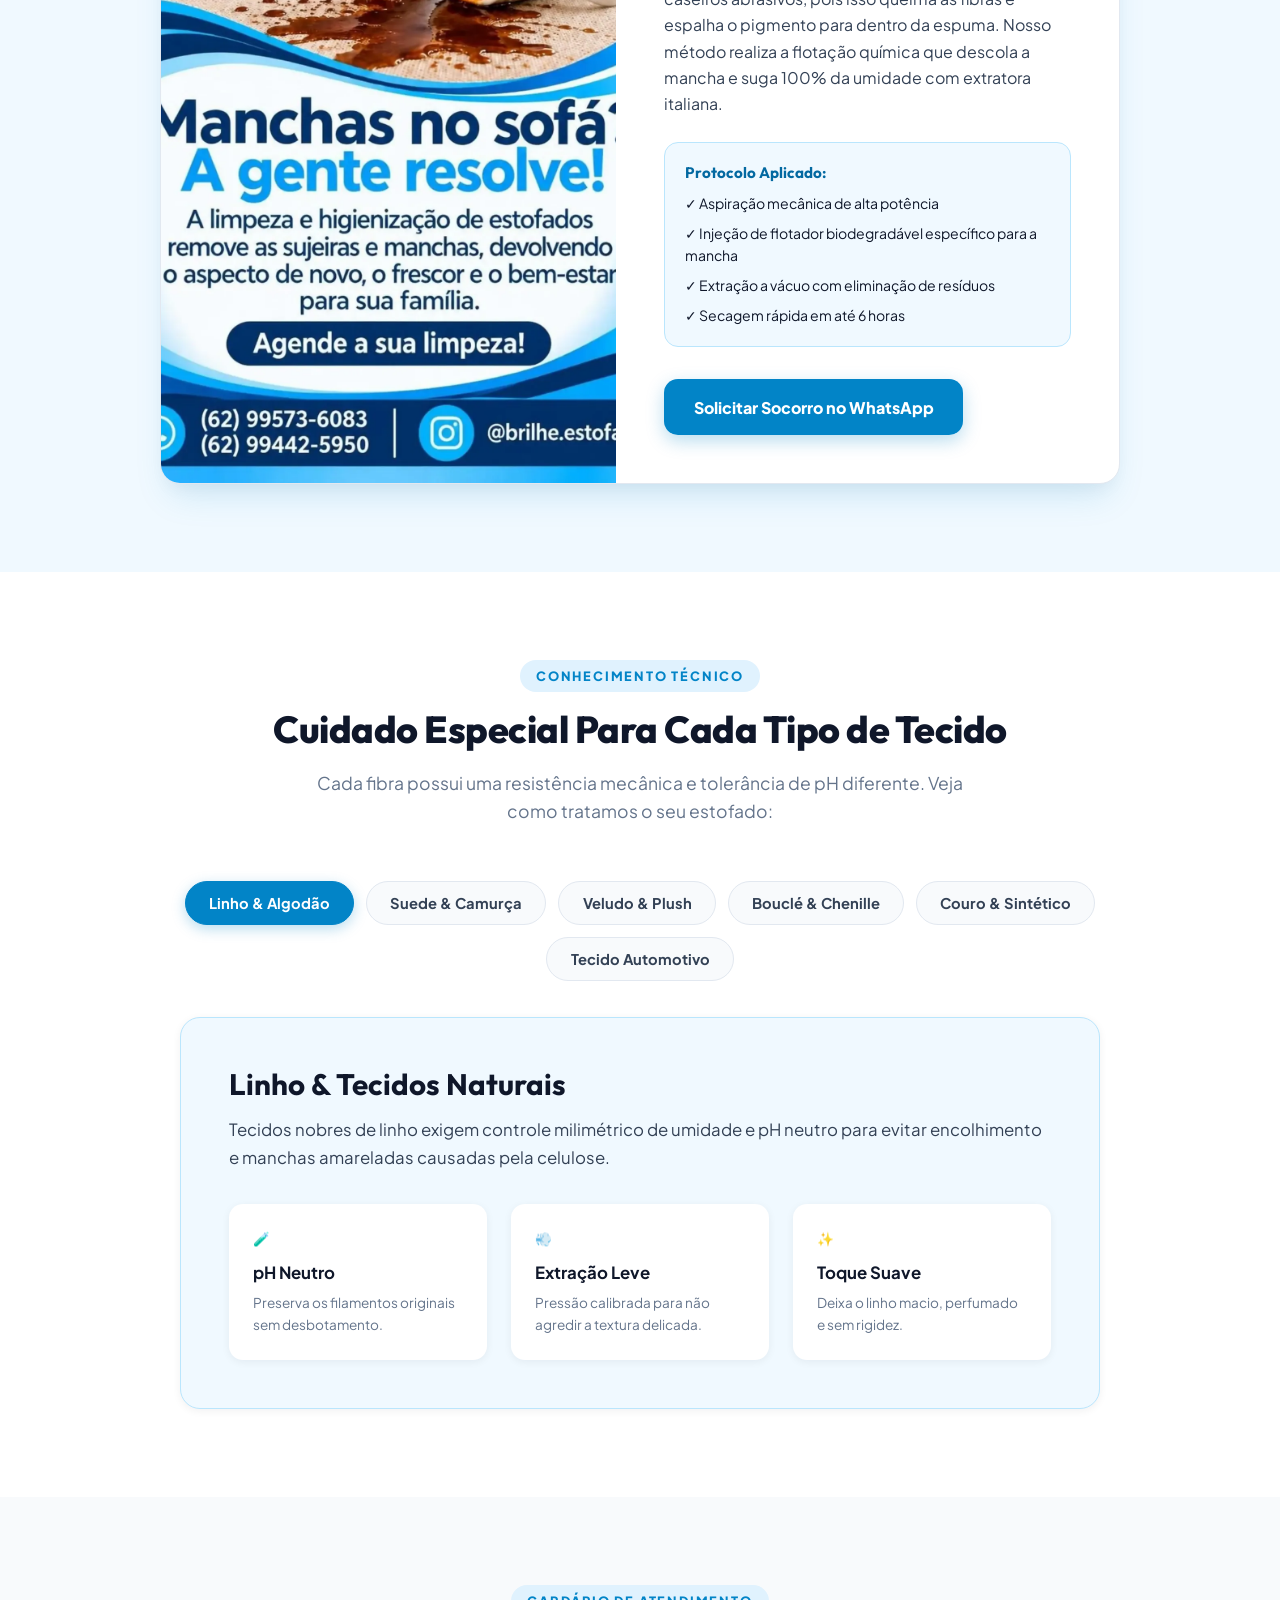
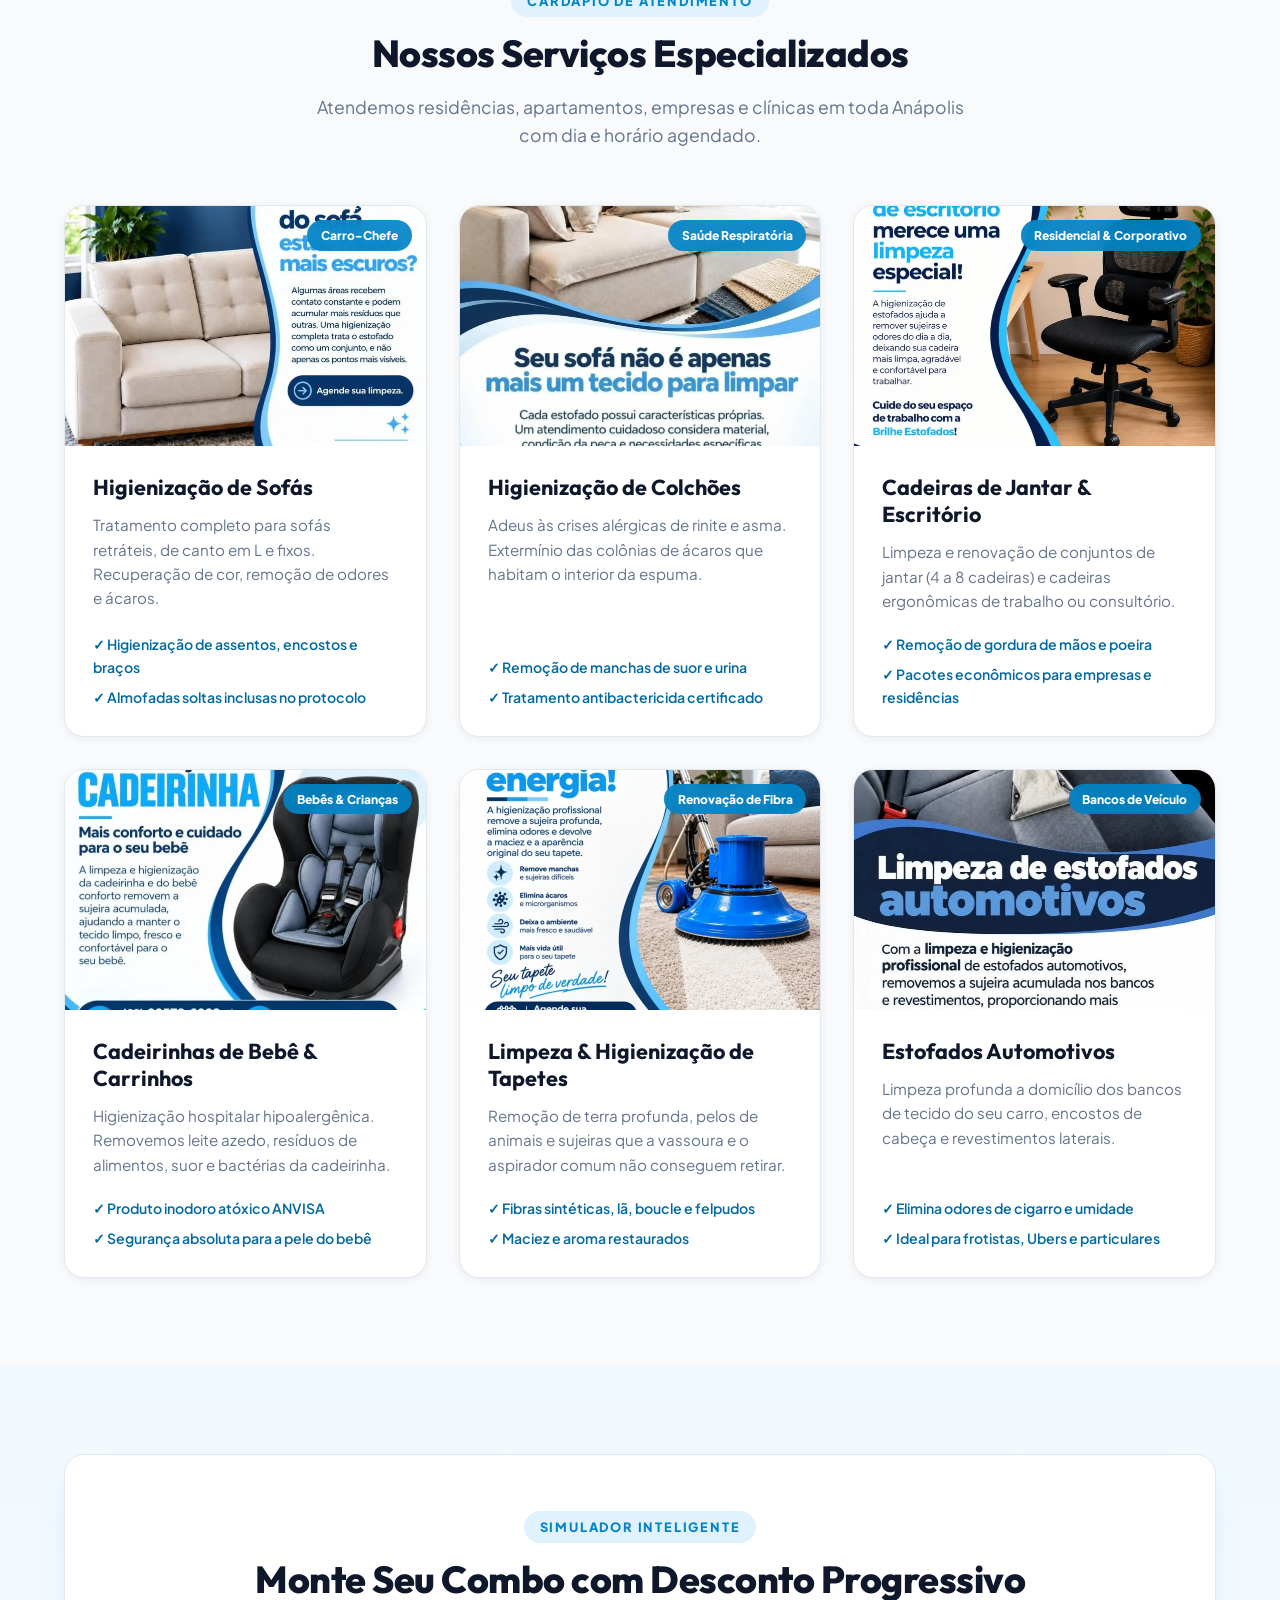
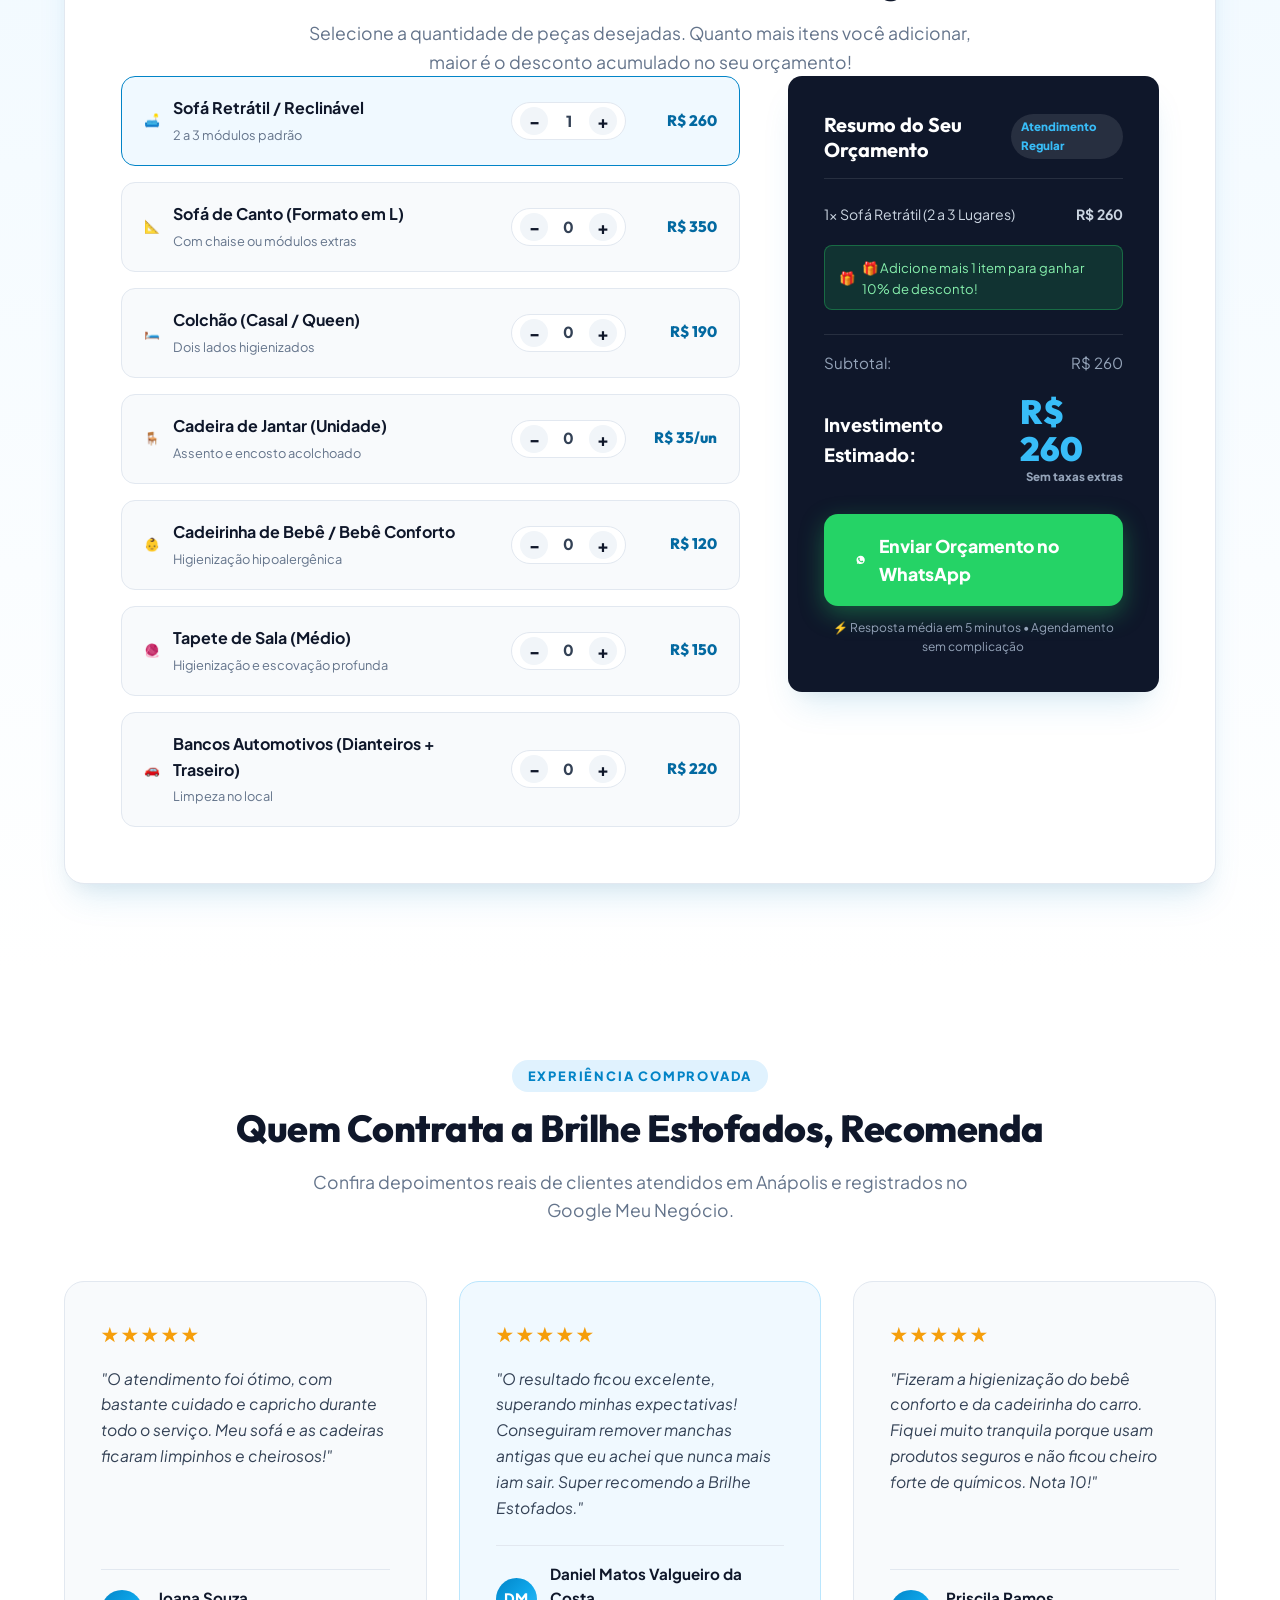
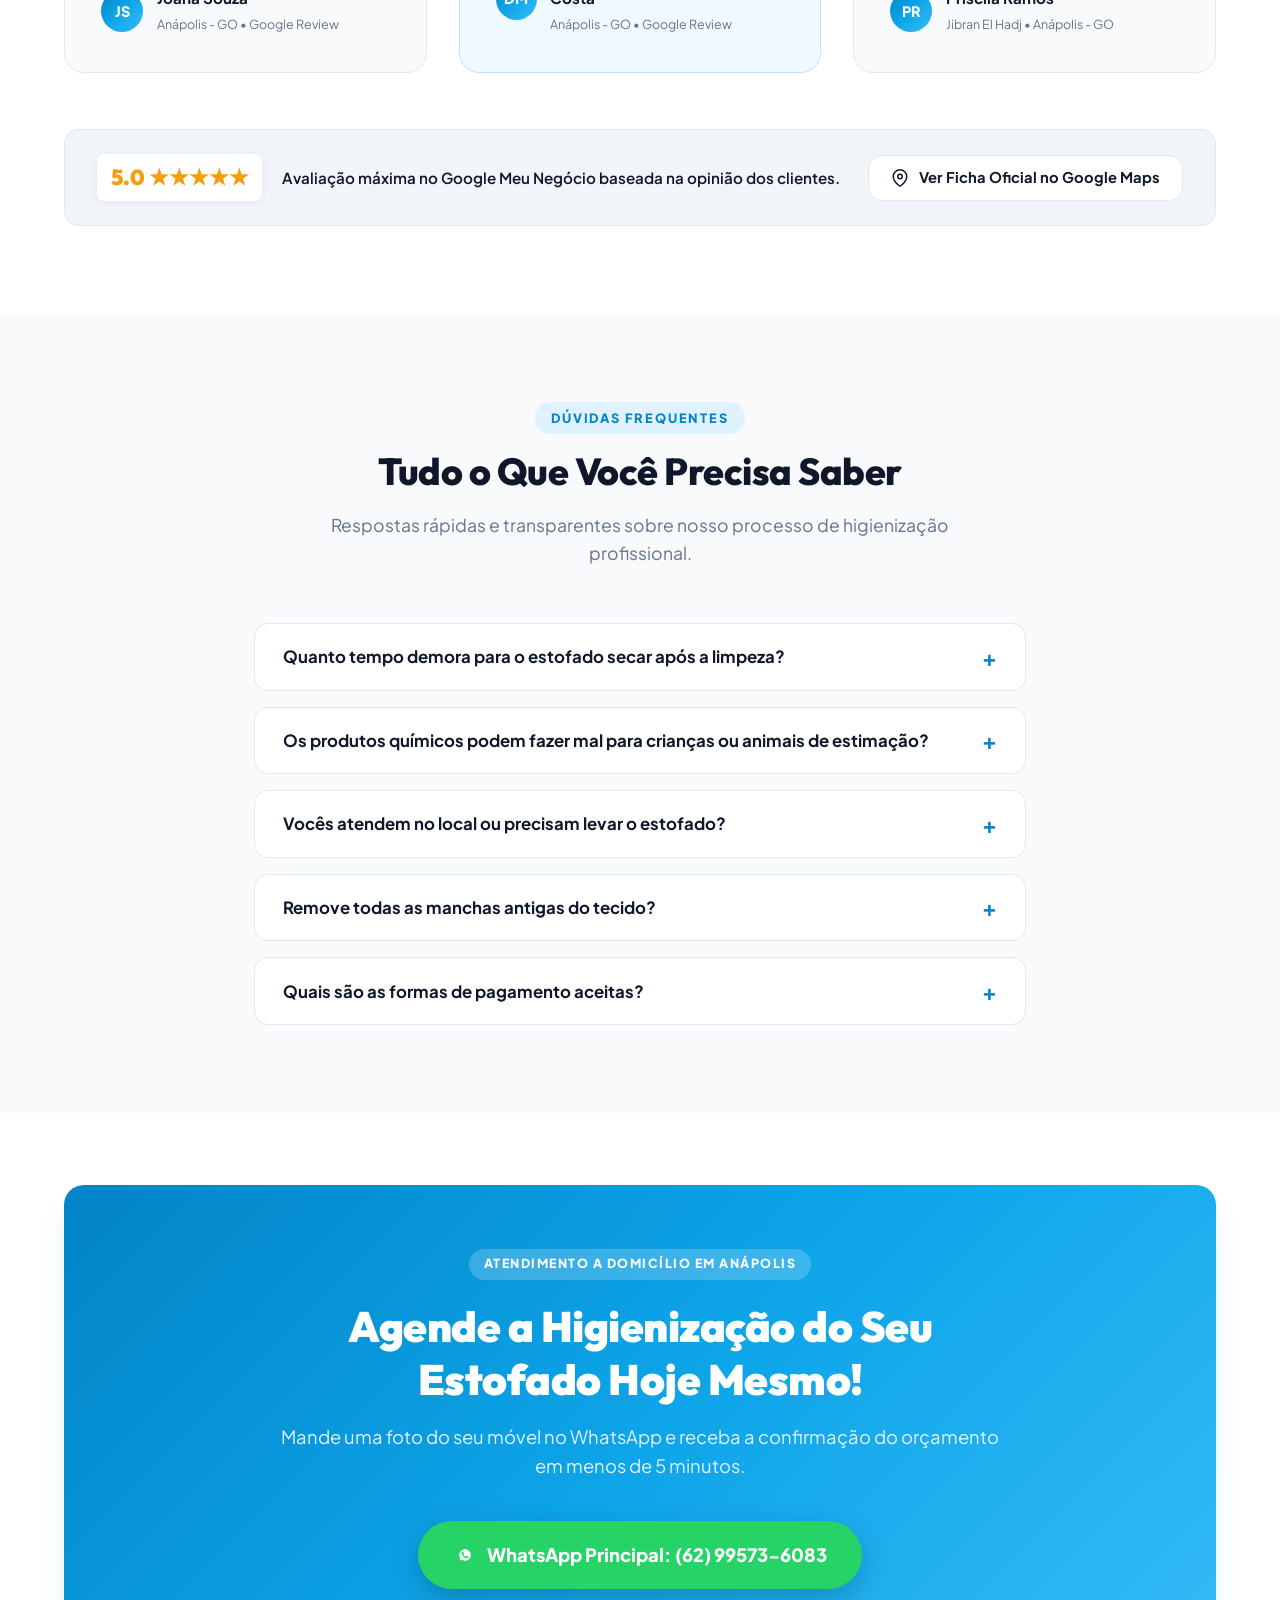
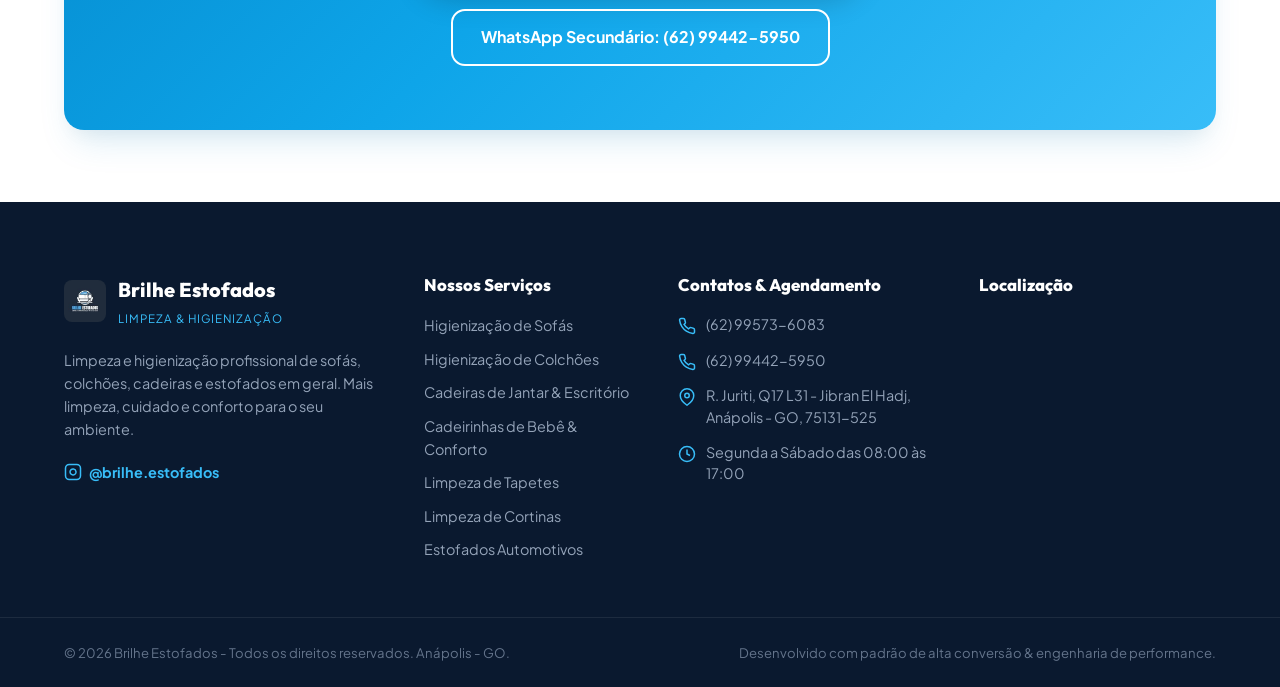
<file: template-brilhe-estofados/index.html>
<!DOCTYPE html>
<html lang="pt-BR">
<head>
  <meta charset="UTF-8">
  <meta name="viewport" content="width=device-width, initial-scale=1.0, viewport-fit=cover">
  <meta http-equiv="X-UA-Compatible" content="ie=edge">

  <!-- SEO & Local Search Meta Tags -->
  <title>Brilhe Estofados | Limpeza e Higienização Profissional em Anápolis - GO</title>
  <meta name="description" content="Brilhe Estofados: Limpeza e higienização profunda de sofás, colchões, cadeiras, tapetes, cortinas e estofados automotivos a domicílio em Anápolis - GO. Nota 5.0 no Google. Eliminação de manchas, ácaros e odores. Peça seu orçamento no WhatsApp (62) 99573-6083!">
  <meta name="keywords" content="limpeza de sofa anapolis, higienizacao de estofados anapolis, lavagem de sofa anapolis go, higienizacao de colchao anapolis, limpeza de tapetes anapolis, brilhe estofados, higienizacao automotiva anapolis, lavagem de cortinas anapolis">
  <meta name="author" content="Brilhe Estofados">
  <meta name="robots" content="index, follow">
  <link rel="canonical" href="https://brilhe-estofados.vercel.app/">

  <!-- Open Graph / WhatsApp / Facebook Preview -->
  <meta property="og:type" content="website">
  <meta property="og:url" content="https://brilhe-estofados.vercel.app/">
  <meta property="og:title" content="Brilhe Estofados | Limpeza e Higienização de Estofados em Anápolis">
  <meta property="og:description" content="Seu estofado limpo, saudável e renovado! Atendimento a domicílio com hora marcada em toda Anápolis - GO. Simule seu orçamento com desconto combo no WhatsApp.">
  <meta property="og:image" content="assets/banner-todos-servicos.webp">
  <meta property="og:locale" content="pt_BR">
  <meta property="og:site_name" content="Brilhe Estofados">

  <!-- Twitter Card -->
  <meta name="twitter:card" content="summary_large_image">
  <meta name="twitter:title" content="Brilhe Estofados Anápolis | Higienização Especializada">
  <meta name="twitter:description" content="Remoção de manchas, ácaros e sujeira profunda em sofás, colchões e tapetes em Anápolis - GO. Avaliação 5.0★ Google.">
  <meta name="twitter:image" content="assets/banner-todos-servicos.webp">

  <!-- Favicon -->
  <link rel="icon" type="image/jpeg" href="assets/logo-brilhe-estofados.jpg">
  <link rel="apple-touch-icon" href="assets/logo-brilhe-estofados.jpg">
  <meta name="theme-color" content="#0284C7">

  <!-- Google Fonts: Inter & Plus Jakarta Sans -->
  <link rel="preconnect" href="https://fonts.googleapis.com">
  <link rel="preconnect" href="https://fonts.gstatic.com" crossorigin>
  <link href="https://fonts.googleapis.com/css2?family=Outfit:wght@400;500;600;700;800;900&family=Plus+Jakarta+Sans:wght@300;400;500;600;700;800&display=swap" rel="stylesheet">

  <!-- Stylesheet -->
  <link rel="stylesheet" href="style.css">

  <!-- Schema.org Structured Data -->
  <script type="application/ld+json">
  {
    "@context": "https://schema.org",
    "@type": ["LocalBusiness", "CleaningService"],
    "name": "Brilhe Estofados - Limpeza de Estofados",
    "image": "https://brilhe-estofados.vercel.app/assets/logo-brilhe-estofados.jpg",
    "@id": "https://brilhe-estofados.vercel.app/#business",
    "url": "https://brilhe-estofados.vercel.app/",
    "telephone": "+5562995736083",
    "priceRange": "$$",
    "address": {
      "@type": "PostalAddress",
      "streetAddress": "El Had - R. Juriti, Quadra 17 - Lote 31 - Jibran El Hadj",
      "addressLocality": "Anápolis",
      "addressRegion": "GO",
      "postalCode": "75131-525",
      "addressCountry": "BR"
    },
    "geo": {
      "@type": "GeoCoordinates",
      "latitude": -16.3727054,
      "longitude": -48.9770041
    },
    "openingHoursSpecification": [
      {
        "@type": "OpeningHoursSpecification",
        "dayOfWeek": ["Monday", "Tuesday", "Wednesday", "Thursday", "Friday", "Saturday"],
        "opens": "08:00",
        "closes": "17:00"
      }
    ],
    "aggregateRating": {
      "@type": "AggregateRating",
      "ratingValue": "5.0",
      "reviewCount": "13",
      "bestRating": "5",
      "worstRating": "1"
    },
    "areaServed": [
      { "@type": "City", "name": "Anápolis" },
      { "@type": "AdministrativeArea", "name": "Jibran El Hadj" },
      { "@type": "AdministrativeArea", "name": "Bairro Jundiaí" },
      { "@type": "AdministrativeArea", "name": "Vila Jaiara" },
      { "@type": "AdministrativeArea", "name": "Cidade Universitária" }
    ]
  }
  </script>
</head>
<body>

  <!-- Top Announcement Bar with Dynamic Live Duty Clock -->
  <div class="topbar">
    <div class="container topbar-container">
      <div class="topbar-left">
        <span class="live-status-pill" id="live-status-pill">
          <span class="pulse-dot"></span>
          <span id="live-status-text">Carregando status...</span>
        </span>
        <span class="topbar-meta">📍 Atendimento em Domicílio em Anápolis - GO</span>
      </div>
      <div class="topbar-right">
        <span class="rating-badge">⭐ <strong>5.0 no Google</strong> (+13 Avaliações Reais)</span>
        <span class="topbar-sep">•</span>
        <a href="tel:+5562995736083" class="topbar-phone">
          <svg width="14" height="14" viewBox="0 0 24 24" fill="none" stroke="currentColor" stroke-width="2.5"><path d="M22 16.92v3a2 2 0 0 1-2.18 2 19.79 19.79 0 0 1-8.63-3.07 19.5 19.5 0 0 1-6-6 19.79 19.79 0 0 1-3.07-8.67A2 2 0 0 1 4.11 2h3a2 2 0 0 1 2 1.72 12.84 12.84 0 0 0 .7 2.81 2 2 0 0 1-.45 2.11L8.09 9.91a16 16 0 0 0 6 6l1.27-1.27a2 2 0 0 1 2.11-.45 12.84 12.84 0 0 0 2.81.7A2 2 0 0 1 22 16.92z"></path></svg>
          (62) 99573-6083
        </a>
      </div>
    </div>
  </div>

  <!-- Header Navigation -->
  <header class="navbar" id="navbar">
    <div class="container navbar-container">
      <a href="#inicio" class="brand-link" aria-label="Brilhe Estofados Home">
        <img src="assets/logo-brilhe-estofados.jpg" alt="Logo Brilhe Estofados" class="brand-logo" width="46" height="46">
        <div class="brand-naming">
          <span class="brand-name">Brilhe Estofados</span>
          <span class="brand-tagline">Limpeza & Higienização</span>
        </div>
      </a>

      <nav class="nav-links-menu" id="nav-menu">
        <ul class="nav-list">
          <li><a href="#inicio" class="nav-item active">Início</a></li>
          <li><a href="#diagnostico" class="nav-item">Diagnóstico Rápido</a></li>
          <li><a href="#servicos" class="nav-item">Nossos Serviços</a></li>
          <li><a href="#tecidos" class="nav-item">Guia de Fibras</a></li>
          <li><a href="#calculadora" class="nav-item">Simulador Multi-Peças</a></li>
          <li><a href="#avaliacoes" class="nav-item">Depoimentos</a></li>
          <li><a href="#faq" class="nav-item">Dúvidas</a></li>
        </ul>
      </nav>

      <div class="nav-actions">
        <a href="https://wa.me/5562995736083?text=Ol%C3%A1%2C+equipe+Brilhe+Estofados%21+Vim+pelo+site+e+gostaria+de+um+or%C3%A7amento." 
           class="btn btn-whatsapp-nav" 
           target="_blank" 
           rel="noopener noreferrer">
          <svg width="18" height="18" viewBox="0 0 24 24" fill="currentColor"><path d="M12.031 6.172c-3.181 0-5.767 2.586-5.768 5.766-.001 1.298.38 2.27 1.019 3.287l-.582 2.128 2.182-.573c.978.58 1.911.928 3.145.929 3.178 0 5.767-2.587 5.768-5.766.001-3.187-2.575-5.77-5.764-5.771zm3.392 8.244c-.144.405-.837.774-1.17.824-.299.045-.677.063-1.092-.069-.252-.08-.575-.187-.988-.365-1.739-.751-2.874-2.502-2.961-2.617-.087-.116-.708-.94-.708-1.793s.448-1.273.607-1.446c.159-.173.346-.217.462-.217l.332.006c.106.005.249-.04.39.298.144.347.491 1.2.534 1.287.043.087.072.188.014.304-.058.116-.087.188-.173.289l-.26.304c-.087.086-.177.18-.076.354.101.174.449.741.964 1.201.662.591 1.221.774 1.394.86.173.086.275.072.376-.043.101-.116.433-.506.549-.68.116-.173.231-.145.39-.087s1.011.477 1.184.564.289.13.332.202c.043.072.043.419-.101.824z"/></svg>
          <span>Chamar no WhatsApp</span>
        </a>
        <button class="menu-toggle-btn" id="menu-toggle" aria-label="Abrir Menu">
          <span></span><span></span><span></span>
        </button>
      </div>
    </div>
  </header>

  <!-- Hero Section (Vibrant Hydro Clean) -->
  <section class="hero" id="inicio">
    <div class="hero-bg-shapes">
      <div class="bubble bubble-1"></div>
      <div class="bubble bubble-2"></div>
      <div class="bubble bubble-3"></div>
    </div>
    
    <div class="container hero-layout">
      <div class="hero-copy">
        <div class="hero-chip">
          <span class="chip-sparkle">✨</span>
          <span>HIGIENIZAÇÃO PROFISSIONAL EM ANÁPOLIS</span>
        </div>

        <h1 class="hero-heading">
          Seu Estofado <span class="highlight-cyan">Limpo, Saudável</span> e Renovado!
        </h1>

        <p class="hero-lead">
          Eliminamos manchas profundas de café, gordura corporal, odores de mofo e xixi de pets, e até <strong>99,9% dos ácaros e fungos</strong>. Tratamento sob medida com extração profissional no conforto do seu lar.
        </p>

        <div class="hero-action-buttons">
          <a href="#calculadora" class="btn btn-primary-cyan btn-bounce">
            <svg width="20" height="20" viewBox="0 0 24 24" fill="none" stroke="currentColor" stroke-width="2"><path d="M14 2H6a2 2 0 0 0-2 2v16a2 2 0 0 0 2 2h12a2 2 0 0 0 2-2V8z"></path><polyline points="14 2 14 8 20 8"></polyline><line x1="16" y1="13" x2="8" y2="13"></line><line x1="16" y1="17" x2="8" y2="17"></line></svg>
            <span>Simulador com Desconto Combo</span>
          </a>

          <a href="#diagnostico" class="btn btn-outline-cyan">
            <svg width="20" height="20" viewBox="0 0 24 24" fill="none" stroke="currentColor" stroke-width="2"><circle cx="12" cy="12" r="10"></circle><polyline points="12 6 12 12 14 14"></polyline></svg>
            <span>Diagnóstico do Seu Estofado</span>
          </a>
        </div>

        <!-- Trust Badges Row -->
        <div class="hero-trust-row">
          <div class="trust-badge-item">
            <div class="trust-icon">🧼</div>
            <div>
              <strong>Produtos ANVISA</strong>
              <span>100% atóxicos e seguros</span>
            </div>
          </div>

          <div class="trust-badge-item">
            <div class="trust-icon">⏱️</div>
            <div>
              <strong>Secagem Express</strong>
              <span>Pronto no mesmo dia</span>
            </div>
          </div>

          <div class="trust-badge-item">
            <div class="trust-icon">⭐</div>
            <div>
              <strong>Nota 5.0 Google</strong>
              <span>Excelência e capricho</span>
            </div>
          </div>
        </div>
      </div>

      <!-- Hero Visual Showcase -->
      <div class="hero-media-box">
        <div class="hero-card-featured">
          <img src="assets/cuidado-especial-sofa.webp" 
               alt="Sofá higienizado com cuidado especial Brilhe Estofados" 
               class="hero-featured-img" 
               width="580" 
               height="580">
          
          <div class="floating-caption">
            <span class="caption-icon">🛋️</span>
            <div>
              <strong>Seu sofá não é apenas mais um tecido</strong>
              <span>Análise criteriosa de fibra antes de iniciar o procedimento.</span>
            </div>
          </div>
        </div>
      </div>
    </div>

    <!-- Organic Wave Divider -->
    <div class="wave-divider">
      <svg viewBox="0 0 1440 120" fill="none" preserveAspectRatio="none">
        <path d="M0,32L60,42.7C120,53,240,75,360,80C480,85,600,75,720,64C840,53,960,43,1080,48C1200,53,1320,75,1380,85.3L1440,96L1440,120L1380,120C1320,120,1200,120,1080,120C960,120,840,120,720,120C600,120,480,120,360,120C240,120,120,120,60,120L0,120Z" fill="#F0F9FF"></path>
      </svg>
    </div>
  </section>

  <!-- Interactive Technique 1: Diagnóstico Visual do Estofado -->
  <section class="diagnostic-section" id="diagnostico">
    <div class="container">
      <div class="section-title-wrap text-center">
        <span class="subtag">AVALIAÇÃO INTELIGENTE</span>
        <h2 class="title">Qual é a Situação do Seu Estofado Hoje?</h2>
        <p class="subtitle">
          Clique no problema que você está enfrentando para ver o protocolo técnico recomendado pela Brilhe Estofados.
        </p>
      </div>

      <!-- Diagnostic Tabs -->
      <div class="diagnostic-tabs" id="diag-tabs">
        <button class="diag-tab-btn active" data-diag="mancha">
          <span>☕</span> Mancha Recente de Bebida / Comida
        </button>
        <button class="diag-tab-btn" data-diag="pet">
          <span>🐾</span> Xixi de Pet / Pelos / Cheiro Forte
        </button>
        <button class="diag-tab-btn" data-diag="bracos">
          <span>🛋️</span> Braços & Assentos Escurecidos
        </button>
        <button class="diag-tab-btn" data-diag="bebe">
          <span>👶</span> Cadeirinha Infantil / Bebê Conforto
        </button>
        <button class="diag-tab-btn" data-diag="escritorio">
          <span>💼</span> Cadeira de Escritório / Home Office
        </button>
      </div>

      <!-- Diagnostic Content Card -->
      <div class="diagnostic-card" id="diag-card">
        <div class="diag-card-grid">
          <div class="diag-image-wrap">
            <img src="assets/manchas-sofa-solucao.webp" id="diag-img" alt="Solução para manchas no sofá">
          </div>
          <div class="diag-body">
            <span class="diag-badge" id="diag-badge">URGÊNCIA MODERADA</span>
            <h3 id="diag-title">Manchas no Sofá? A Gente Resolve!</h3>
            <p id="diag-text">
              Derrubou café, vinho, refrigerante ou molho? <strong>Atenção:</strong> nunca esfregue panos com detergentes caseiros abrasivos, pois isso queima as fibras e espalha o pigmento para dentro da espuma. Nosso método realiza a flotação química que descola a mancha e suga 100% da umidade com extratora italiana.
            </p>
            <div class="diag-protocol">
              <h4>Protocolo Aplicado:</h4>
              <ul id="diag-steps">
                <li>✓ Aspiração mecânica de alta potência</li>
                <li>✓ Injeção de flotador biodegradável específico para a mancha</li>
                <li>✓ Extração a vácuo com eliminação de resíduos</li>
                <li>✓ Secagem rápida em até 6 horas</li>
              </ul>
            </div>
            <div class="diag-cta-box">
              <a href="https://wa.me/5562995736083?text=Ol%C3%A1%21+Estou+com+mancha+no+meu+estofado+e+gostaria+de+um+socorro+t%C3%A9cnico." 
                 class="btn btn-whatsapp-direct" 
                 id="diag-btn"
                 target="_blank" 
                 rel="noopener noreferrer">
                <span>Solicitar Socorro no WhatsApp</span>
              </a>
            </div>
          </div>
        </div>
      </div>
    </div>
  </section>

  <!-- Interactive Technique 2: Guia Interativo de Fibras & Tecidos -->
  <section class="fabrics-section" id="tecidos">
    <div class="container">
      <div class="section-title-wrap text-center">
        <span class="subtag">CONHECIMENTO TÉCNICO</span>
        <h2 class="title">Cuidado Especial Para Cada Tipo de Tecido</h2>
        <p class="subtitle">
          Cada fibra possui uma resistência mecânica e tolerância de pH diferente. Veja como tratamos o seu estofado:
        </p>
      </div>

      <div class="fabric-switch-container">
        <div class="fabric-nav" id="fabric-nav">
          <button class="fabric-btn active" data-fabric="linho">Linho & Algodão</button>
          <button class="fabric-btn" data-fabric="suede">Suede & Camurça</button>
          <button class="fabric-btn" data-fabric="veludo">Veludo & Plush</button>
          <button class="fabric-btn" data-fabric="boucle">Bouclé & Chenille</button>
          <button class="fabric-btn" data-fabric="couro">Couro & Sintético</button>
          <button class="fabric-btn" data-fabric="auto">Tecido Automotivo</button>
        </div>

        <div class="fabric-content-box" id="fabric-content">
          <div class="fabric-info">
            <h3 id="fabric-name">Linho & Tecidos Naturais</h3>
            <p id="fabric-desc">
              Tecidos nobres de linho exigem controle milimétrico de umidade e pH neutro para evitar encolhimento e manchas amareladas causadas pela celulose.
            </p>
            <div class="fabric-features-grid">
              <div class="ff-item">
                <span class="ff-icon">🧪</span>
                <strong>pH Neutro</strong>
                <span>Preserva os filamentos originais sem desbotamento.</span>
              </div>
              <div class="ff-item">
                <span class="ff-icon">💨</span>
                <strong>Extração Leve</strong>
                <span>Pressão calibrada para não agredir a textura delicada.</span>
              </div>
              <div class="ff-item">
                <span class="ff-icon">✨</span>
                <strong>Toque Suave</strong>
                <span>Deixa o linho macio, perfumado e sem rigidez.</span>
              </div>
            </div>
          </div>
        </div>
      </div>
    </div>
  </section>

  <!-- Grade de Serviços com Banners Oficiais -->
  <section class="services-section" id="servicos">
    <div class="container">
      <div class="section-title-wrap text-center">
        <span class="subtag">CARDÁPIO DE ATENDIMENTO</span>
        <h2 class="title">Nossos Serviços Especializados</h2>
        <p class="subtitle">
          Atendemos residências, apartamentos, empresas e clínicas em toda Anápolis com dia e horário agendado.
        </p>
      </div>

      <div class="services-modern-grid">
        <!-- Serviço 1: Sofás -->
        <div class="service-clean-card">
          <div class="service-banner-img">
            <img src="assets/bracos-sofa-escuros.webp" alt="Higienização de Sofás Brilhe Estofados" loading="lazy">
            <span class="service-pill">Carro-Chefe</span>
          </div>
          <div class="service-card-body">
            <h3>Higienização de Sofás</h3>
            <p>Tratamento completo para sofás retráteis, de canto em L e fixos. Recuperação de cor, remoção de odores e ácaros.</p>
            <ul class="service-checks">
              <li>✓ Higienização de assentos, encostos e braços</li>
              <li>✓ Almofadas soltas inclusas no protocolo</li>
            </ul>
          </div>
        </div>

        <!-- Serviço 2: Colchões -->
        <div class="service-clean-card">
          <div class="service-banner-img">
            <img src="assets/cuidado-especial-sofa.webp" alt="Higienização de Colchões" loading="lazy">
            <span class="service-pill">Saúde Respiratória</span>
          </div>
          <div class="service-card-body">
            <h3>Higienização de Colchões</h3>
            <p>Adeus às crises alérgicas de rinite e asma. Extermínio das colônias de ácaros que habitam o interior da espuma.</p>
            <ul class="service-checks">
              <li>✓ Remoção de manchas de suor e urina</li>
              <li>✓ Tratamento antibactericida certificado</li>
            </ul>
          </div>
        </div>

        <!-- Serviço 3: Cadeiras de Jantar & Escritório -->
        <div class="service-clean-card">
          <div class="service-banner-img">
            <img src="assets/cadeira-escritorio.webp" alt="Higienização de Cadeiras de Escritório e Jantar" loading="lazy">
            <span class="service-pill">Residencial & Corporativo</span>
          </div>
          <div class="service-card-body">
            <h3>Cadeiras de Jantar & Escritório</h3>
            <p>Limpeza e renovação de conjuntos de jantar (4 a 8 cadeiras) e cadeiras ergonômicas de trabalho ou consultório.</p>
            <ul class="service-checks">
              <li>✓ Remoção de gordura de mãos e poeira</li>
              <li>✓ Pacotes econômicos para empresas e residências</li>
            </ul>
          </div>
        </div>

        <!-- Serviço 4: Cadeirinha de Bebê -->
        <div class="service-clean-card">
          <div class="service-banner-img">
            <img src="assets/cadeirinha-bebe.webp" alt="Higienização de Cadeirinha Infantil e Bebê Conforto" loading="lazy">
            <span class="service-pill">Bebês & Crianças</span>
          </div>
          <div class="service-card-body">
            <h3>Cadeirinhas de Bebê & Carrinhos</h3>
            <p>Higienização hospitalar hipoalergênica. Removemos leite azedo, resíduos de alimentos, suor e bactérias da cadeirinha.</p>
            <ul class="service-checks">
              <li>✓ Produto inodoro atóxico ANVISA</li>
              <li>✓ Segurança absoluta para a pele do bebê</li>
            </ul>
          </div>
        </div>

        <!-- Serviço 5: Tapetes e Carpetes -->
        <div class="service-clean-card">
          <div class="service-banner-img">
            <img src="assets/higienizacao-tapete.webp" alt="Higienização e Limpeza de Tapetes" loading="lazy">
            <span class="service-pill">Renovação de Fibra</span>
          </div>
          <div class="service-card-body">
            <h3>Limpeza & Higienização de Tapetes</h3>
            <p>Remoção de terra profunda, pelos de animais e sujeiras que a vassoura e o aspirador comum não conseguem retirar.</p>
            <ul class="service-checks">
              <li>✓ Fibras sintéticas, lã, boucle e felpudos</li>
              <li>✓ Maciez e aroma restaurados</li>
            </ul>
          </div>
        </div>

        <!-- Serviço 6: Estofamento Automotivo -->
        <div class="service-clean-card">
          <div class="service-banner-img">
            <img src="assets/estofados-automotivos.webp" alt="Limpeza de Estofados Automotivos" loading="lazy">
            <span class="service-pill">Bancos de Veículo</span>
          </div>
          <div class="service-card-body">
            <h3>Estofados Automotivos</h3>
            <p>Limpeza profunda a domicílio dos bancos de tecido do seu carro, encostos de cabeça e revestimentos laterais.</p>
            <ul class="service-checks">
              <li>✓ Elimina odores de cigarro e umidade</li>
              <li>✓ Ideal para frotistas, Ubers e particulares</li>
            </ul>
          </div>
        </div>
      </div>
    </div>
  </section>

  <!-- Interactive Technique 3: Simulador Multi-Peças com Desconto Progressivo -->
  <section class="calculator-section" id="calculadora">
    <div class="container">
      <div class="calc-box">
        <div class="calc-header text-center">
          <span class="subtag">SIMULADOR INTELIGENTE</span>
          <h2 class="title">Monte Seu Combo com Desconto Progressivo</h2>
          <p class="subtitle">
            Selecione a quantidade de peças desejadas. Quanto mais itens você adicionar, maior é o desconto acumulado no seu orçamento!
          </p>
        </div>

        <div class="calc-container-grid">
          <!-- Left: Item Pickers -->
          <div class="calc-items-list">
            
            <!-- Item 1: Sofá Retrátil -->
            <div class="calc-item-row" data-id="sofa-retratil" data-price="260" data-name="Sofá Retrátil (2 a 3 Lugares)">
              <div class="item-meta">
                <span class="item-emoji">🛋️</span>
                <div>
                  <strong>Sofá Retrátil / Reclinável</strong>
                  <span>2 a 3 módulos padrão</span>
                </div>
              </div>
              <div class="item-counter">
                <button type="button" class="btn-qty btn-minus" aria-label="Diminuir">-</button>
                <span class="qty-val">1</span>
                <button type="button" class="btn-qty btn-plus" aria-label="Aumentar">+</button>
              </div>
              <div class="item-unit-price">R$ 260</div>
            </div>

            <!-- Item 2: Sofá de Canto L -->
            <div class="calc-item-row" data-id="sofa-canto" data-price="350" data-name="Sofá de Canto (L)">
              <div class="item-meta">
                <span class="item-emoji">📐</span>
                <div>
                  <strong>Sofá de Canto (Formato em L)</strong>
                  <span>Com chaise ou módulos extras</span>
                </div>
              </div>
              <div class="item-counter">
                <button type="button" class="btn-qty btn-minus" aria-label="Diminuir">-</button>
                <span class="qty-val">0</span>
                <button type="button" class="btn-qty btn-plus" aria-label="Aumentar">+</button>
              </div>
              <div class="item-unit-price">R$ 350</div>
            </div>

            <!-- Item 3: Colchão Casal / Queen -->
            <div class="calc-item-row" data-id="colchao" data-price="190" data-name="Colchão (Casal/Queen)">
              <div class="item-meta">
                <span class="item-emoji">🛏️</span>
                <div>
                  <strong>Colchão (Casal / Queen)</strong>
                  <span>Dois lados higienizados</span>
                </div>
              </div>
              <div class="item-counter">
                <button type="button" class="btn-qty btn-minus" aria-label="Diminuir">-</button>
                <span class="qty-val">0</span>
                <button type="button" class="btn-qty btn-plus" aria-label="Aumentar">+</button>
              </div>
              <div class="item-unit-price">R$ 190</div>
            </div>

            <!-- Item 4: Cadeiras de Jantar -->
            <div class="calc-item-row" data-id="cadeiras" data-price="35" data-name="Cadeiras de Jantar">
              <div class="item-meta">
                <span class="item-emoji">🪑</span>
                <div>
                  <strong>Cadeira de Jantar (Unidade)</strong>
                  <span>Assento e encosto acolchoado</span>
                </div>
              </div>
              <div class="item-counter">
                <button type="button" class="btn-qty btn-minus" aria-label="Diminuir">-</button>
                <span class="qty-val">0</span>
                <button type="button" class="btn-qty btn-plus" aria-label="Aumentar">+</button>
              </div>
              <div class="item-unit-price">R$ 35/un</div>
            </div>

            <!-- Item 5: Cadeirinha de Bebê -->
            <div class="calc-item-row" data-id="cadeirinha-bebe" data-price="120" data-name="Cadeirinha de Bebê / Bebê Conforto">
              <div class="item-meta">
                <span class="item-emoji">👶</span>
                <div>
                  <strong>Cadeirinha de Bebê / Bebê Conforto</strong>
                  <span>Higienização hipoalergênica</span>
                </div>
              </div>
              <div class="item-counter">
                <button type="button" class="btn-qty btn-minus" aria-label="Diminuir">-</button>
                <span class="qty-val">0</span>
                <button type="button" class="btn-qty btn-plus" aria-label="Aumentar">+</button>
              </div>
              <div class="item-unit-price">R$ 120</div>
            </div>

            <!-- Item 6: Tapete -->
            <div class="calc-item-row" data-id="tapete" data-price="150" data-name="Tapete de Sala (Até 2x2.5m)">
              <div class="item-meta">
                <span class="item-emoji">🧶</span>
                <div>
                  <strong>Tapete de Sala (Médio)</strong>
                  <span>Higienização e escovação profunda</span>
                </div>
              </div>
              <div class="item-counter">
                <button type="button" class="btn-qty btn-minus" aria-label="Diminuir">-</button>
                <span class="qty-val">0</span>
                <button type="button" class="btn-qty btn-plus" aria-label="Aumentar">+</button>
              </div>
              <div class="item-unit-price">R$ 150</div>
            </div>

            <!-- Item 7: Bancos de Carro -->
            <div class="calc-item-row" data-id="carro" data-price="220" data-name="Bancos Automotivos Completos">
              <div class="item-meta">
                <span class="item-emoji">🚗</span>
                <div>
                  <strong>Bancos Automotivos (Dianteiros + Traseiro)</strong>
                  <span>Limpeza no local</span>
                </div>
              </div>
              <div class="item-counter">
                <button type="button" class="btn-qty btn-minus" aria-label="Diminuir">-</button>
                <span class="qty-val">0</span>
                <button type="button" class="btn-qty btn-plus" aria-label="Aumentar">+</button>
              </div>
              <div class="item-unit-price">R$ 220</div>
            </div>

          </div>

          <!-- Right: Live Cart & WhatsApp Dispatch -->
          <div class="calc-summary-panel">
            <div class="panel-header">
              <h3>Resumo do Seu Orçamento</h3>
              <span class="badge-combo" id="combo-badge">Combo Individual</span>
            </div>

            <div class="panel-items" id="cart-items-display">
              <!-- Dynamically populated -->
            </div>

            <div class="panel-discount-bar" id="discount-banner">
              <span class="discount-icon">🎁</span>
              <span id="discount-text">Adicione mais 1 item para ganhar 10% de desconto!</span>
            </div>

            <div class="panel-totals">
              <div class="total-row">
                <span>Subtotal:</span>
                <span id="cart-subtotal">R$ 260</span>
              </div>
              <div class="total-row discount-row" id="row-discount" style="display:none;">
                <span>Desconto Combo:</span>
                <span id="cart-discount">- R$ 0</span>
              </div>
              <div class="total-row total-highlight">
                <span>Investimento Estimado:</span>
                <div class="price-box">
                  <span class="price-val" id="cart-total">R$ 260</span>
                  <span class="price-obs">Sem taxas extras</span>
                </div>
              </div>
            </div>

            <div class="panel-actions">
              <a href="#" id="btn-cart-whatsapp" class="btn btn-whatsapp-cart" target="_blank" rel="noopener noreferrer">
                <svg width="22" height="22" viewBox="0 0 24 24" fill="currentColor"><path d="M12.031 6.172c-3.181 0-5.767 2.586-5.768 5.766-.001 1.298.38 2.27 1.019 3.287l-.582 2.128 2.182-.573c.978.58 1.911.928 3.145.929 3.178 0 5.767-2.587 5.768-5.766.001-3.187-2.575-5.77-5.764-5.771zm3.392 8.244c-.144.405-.837.774-1.17.824-.299.045-.677.063-1.092-.069-.252-.08-.575-.187-.988-.365-1.739-.751-2.874-2.502-2.961-2.617-.087-.116-.708-.94-.708-1.793s.448-1.273.607-1.446c.159-.173.346-.217.462-.217l.332.006c.106.005.249-.04.39.298.144.347.491 1.2.534 1.287.043.087.072.188.014.304-.058.116-.087.188-.173.289l-.26.304c-.087.086-.177.18-.076.354.101.174.449.741.964 1.201.662.591 1.221.774 1.394.86.173.086.275.072.376-.043.101-.116.433-.506.549-.68.116-.173.231-.145.39-.087s1.011.477 1.184.564.289.13.332.202c.043.072.043.419-.101.824z"/></svg>
                <span>Enviar Orçamento no WhatsApp</span>
              </a>
              <span class="safe-note">⚡ Resposta média em 5 minutos • Agendamento sem complicação</span>
            </div>
          </div>
        </div>
      </div>
    </div>
  </section>

  <!-- Prova Social & Avaliações Reais de Anápolis -->
  <section class="reviews-section" id="avaliacoes">
    <div class="container">
      <div class="section-title-wrap text-center">
        <span class="subtag">EXPERIÊNCIA COMPROVADA</span>
        <h2 class="title">Quem Contrata a Brilhe Estofados, Recomenda</h2>
        <p class="subtitle">
          Confira depoimentos reais de clientes atendidos em Anápolis e registrados no Google Meu Negócio.
        </p>
      </div>

      <div class="reviews-modern-grid">
        <!-- Review 1 -->
        <div class="review-box">
          <div class="review-stars">★★★★★</div>
          <p class="review-quote">
            "O atendimento foi ótimo, com bastante cuidado e capricho durante todo o serviço. Meu sofá e as cadeiras ficaram limpinhos e cheirosos!"
          </p>
          <div class="review-user">
            <div class="user-avatar-cyan">JS</div>
            <div>
              <strong>Joana Souza</strong>
              <span>Anápolis - GO • Google Review</span>
            </div>
          </div>
        </div>

        <!-- Review 2 -->
        <div class="review-box highlight-box">
          <div class="review-stars">★★★★★</div>
          <p class="review-quote">
            "O resultado ficou excelente, superando minhas expectativas! Conseguiram remover manchas antigas que eu achei que nunca mais iam sair. Super recomendo a Brilhe Estofados."
          </p>
          <div class="review-user">
            <div class="user-avatar-cyan">DM</div>
            <div>
              <strong>Daniel Matos Valgueiro da Costa</strong>
              <span>Anápolis - GO • Google Review</span>
            </div>
          </div>
        </div>

        <!-- Review 3 -->
        <div class="review-box">
          <div class="review-stars">★★★★★</div>
          <p class="review-quote">
            "Fizeram a higienização do bebê conforto e da cadeirinha do carro. Fiquei muito tranquila porque usam produtos seguros e não ficou cheiro forte de químicos. Nota 10!"
          </p>
          <div class="review-user">
            <div class="user-avatar-cyan">PR</div>
            <div>
              <strong>Priscila Ramos</strong>
              <span>Jibran El Hadj • Anápolis - GO</span>
            </div>
          </div>
        </div>
      </div>

      <!-- Google Link Banner -->
      <div class="google-trust-banner">
        <div class="gtb-left">
          <span class="gtb-rating">5.0 ★★★★★</span>
          <p>Avaliação máxima no Google Meu Negócio baseada na opinião dos clientes.</p>
        </div>
        <div class="gtb-right">
          <a href="https://maps.google.com/?q=-16.3727054,-48.9770041" target="_blank" rel="noopener noreferrer" class="btn btn-outline-dark">
            <svg width="18" height="18" viewBox="0 0 24 24" fill="none" stroke="currentColor" stroke-width="2"><path d="M21 10c0 7-9 13-9 13s-9-6-9-13a9 9 0 0 1 18 0z"></path><circle cx="12" cy="10" r="3"></circle></svg>
            <span>Ver Ficha Oficial no Google Maps</span>
          </a>
        </div>
      </div>
    </div>
  </section>

  <!-- FAQ Section -->
  <section class="faq-section" id="faq">
    <div class="container faq-narrow">
      <div class="section-title-wrap text-center">
        <span class="subtag">DÚVIDAS FREQUENTES</span>
        <h2 class="title">Tudo o Que Você Precisa Saber</h2>
        <p class="subtitle">
          Respostas rápidas e transparentes sobre nosso processo de higienização profissional.
        </p>
      </div>

      <div class="faq-accordion-list" id="faq-list">
        <!-- FAQ 1 -->
        <div class="faq-row">
          <button class="faq-btn">
            <span>Quanto tempo demora para o estofado secar após a limpeza?</span>
            <span class="faq-icon">+</span>
          </button>
          <div class="faq-panel">
            <p>
              Graças ao nosso maquinário de injeção e extração a vácuo profissional, removemos mais de 90% da água injetada. O estofado fica apenas levemente úmido ao toque e seca completamente entre <strong>4 a 8 horas</strong> em ambiente arejado, sem precisar colocar no sol.
            </p>
          </div>
        </div>

        <!-- FAQ 2 -->
        <div class="faq-row">
          <button class="faq-btn">
            <span>Os produtos químicos podem fazer mal para crianças ou animais de estimação?</span>
            <span class="faq-icon">+</span>
          </button>
          <div class="faq-panel">
            <p>
              <strong>Não!</strong> Utilizamos exclusivamente produtos biodegradáveis, bactericidas e neutralizadores homologados pela <strong>ANVISA</strong>. Eles são hipoalergênicos e atóxicos, eliminando os ácaros sem agredir as vias respiratórias de bebês, cães ou gatos.
            </p>
          </div>
        </div>

        <!-- FAQ 3 -->
        <div class="faq-row">
          <button class="faq-btn">
            <span>Vocês atendem no local ou precisam levar o estofado?</span>
            <span class="faq-icon">+</span>
          </button>
          <div class="faq-panel">
            <p>
              O atendimento é <strong>100% a domicílio</strong>! Nossa equipe vai até sua casa ou apartamento com todo o maquinário necessário. Protegemos o piso ao redor do móvel para garantir que nada seja molhado ou manchado durante a execução.
            </p>
          </div>
        </div>

        <!-- FAQ 4 -->
        <div class="faq-row">
          <button class="faq-btn">
            <span>Remove todas as manchas antigas do tecido?</span>
            <span class="faq-icon">+</span>
          </button>
          <div class="faq-panel">
            <p>
              Removemos a grande maioria das sujidades corporais, café, refrigerantes, poeira e mofo. A remoção total depende do tempo que a mancha está no tecido e se foram usados produtos abrasivos caseiros anteriormente. Na visita, o técnico avalia e explica a expectativa exata de recuperação.
            </p>
          </div>
        </div>

        <!-- FAQ 5 -->
        <div class="faq-row">
          <button class="faq-btn">
            <span>Quais são as formas de pagamento aceitas?</span>
            <span class="faq-icon">+</span>
          </button>
          <div class="faq-panel">
            <p>
              Aceitamos PIX, cartões de crédito e débito, além de dinheiro em espécie. O pagamento é realizado apenas após o término do serviço e sua aprovação do resultado.
            </p>
          </div>
        </div>
      </div>
    </div>
  </section>

  <!-- CTA Banner Final -->
  <section class="final-banner-section">
    <div class="container">
      <div class="final-card-cyan">
        <div class="final-content">
          <span class="badge-white">ATENDIMENTO A DOMICÍLIO EM ANÁPOLIS</span>
          <h2>Agende a Higienização do Seu Estofado Hoje Mesmo!</h2>
          <p>
            Mande uma foto do seu móvel no WhatsApp e receba a confirmação do orçamento em menos de 5 minutos.
          </p>

          <div class="dual-phone-actions">
            <a href="https://wa.me/5562995736083?text=Ol%C3%A1%2C+gostaria+de+agendar+a+higieniza%C3%A7%C3%A3o+do+meu+estofado." 
               class="btn btn-whatsapp-giant" 
               target="_blank" 
               rel="noopener noreferrer">
              <svg width="24" height="24" viewBox="0 0 24 24" fill="currentColor"><path d="M12.031 6.172c-3.181 0-5.767 2.586-5.768 5.766-.001 1.298.38 2.27 1.019 3.287l-.582 2.128 2.182-.573c.978.58 1.911.928 3.145.929 3.178 0 5.767-2.587 5.768-5.766.001-3.187-2.575-5.77-5.764-5.771zm3.392 8.244c-.144.405-.837.774-1.17.824-.299.045-.677.063-1.092-.069-.252-.08-.575-.187-.988-.365-1.739-.751-2.874-2.502-2.961-2.617-.087-.116-.708-.94-.708-1.793s.448-1.273.607-1.446c.159-.173.346-.217.462-.217l.332.006c.106.005.249-.04.39.298.144.347.491 1.2.534 1.287.043.087.072.188.014.304-.058.116-.087.188-.173.289l-.26.304c-.087.086-.177.18-.076.354.101.174.449.741.964 1.201.662.591 1.221.774 1.394.86.173.086.275.072.376-.043.101-.116.433-.506.549-.68.116-.173.231-.145.39-.087s1.011.477 1.184.564.289.13.332.202c.043.072.043.419-.101.824z"/></svg>
              <span>WhatsApp Principal: (62) 99573-6083</span>
            </a>

            <a href="https://wa.me/5562994425950?text=Ol%C3%A1%2C+equipe+Brilhe+Estofados%21+Gostaria+de+um+or%C3%A7amento." 
               class="btn btn-outline-white" 
               target="_blank" 
               rel="noopener noreferrer">
              <span>WhatsApp Secundário: (62) 99442-5950</span>
            </a>
          </div>
        </div>
      </div>
    </div>
  </section>

  <!-- Footer -->
  <footer class="footer">
    <div class="container footer-grid">
      <!-- Col 1: Brand Info -->
      <div class="footer-block">
        <div class="footer-brand">
          <img src="assets/logo-brilhe-estofados.jpg" alt="Logo Brilhe Estofados" class="f-logo">
          <div>
            <span class="f-name">Brilhe Estofados</span>
            <span class="f-tag">Limpeza & Higienização</span>
          </div>
        </div>
        <p class="f-desc">
          Limpeza e higienização profissional de sofás, colchões, cadeiras e estofados em geral. Mais limpeza, cuidado e conforto para o seu ambiente.
        </p>
        <div class="f-insta-box">
          <a href="https://www.instagram.com/brilhe.estofados/" target="_blank" rel="noopener noreferrer" class="insta-link">
            <svg width="18" height="18" viewBox="0 0 24 24" fill="none" stroke="currentColor" stroke-width="2"><rect x="2" y="2" width="20" height="20" rx="5" ry="5"></rect><path d="M16 11.37A4 4 0 1 1 12.63 8 4 4 0 0 1 16 11.37z"></path><line x1="17.5" y1="6.5" x2="17.51" y2="6.5"></line></svg>
            <span>@brilhe.estofados</span>
          </a>
        </div>
      </div>

      <!-- Col 2: Serviços -->
      <div class="footer-block">
        <h4 class="f-heading">Nossos Serviços</h4>
        <ul class="f-links">
          <li><a href="#servicos">Higienização de Sofás</a></li>
          <li><a href="#servicos">Higienização de Colchões</a></li>
          <li><a href="#servicos">Cadeiras de Jantar & Escritório</a></li>
          <li><a href="#servicos">Cadeirinhas de Bebê & Conforto</a></li>
          <li><a href="#servicos">Limpeza de Tapetes</a></li>
          <li><a href="#servicos">Limpeza de Cortinas</a></li>
          <li><a href="#servicos">Estofados Automotivos</a></li>
        </ul>
      </div>

      <!-- Col 3: Contatos -->
      <div class="footer-block">
        <h4 class="f-heading">Contatos & Agendamento</h4>
        <ul class="f-contact-list">
          <li>
            <svg width="18" height="18" viewBox="0 0 24 24" fill="none" stroke="currentColor" stroke-width="2"><path d="M22 16.92v3a2 2 0 0 1-2.18 2 19.79 19.79 0 0 1-8.63-3.07 19.5 19.5 0 0 1-6-6 19.79 19.79 0 0 1-3.07-8.67A2 2 0 0 1 4.11 2h3a2 2 0 0 1 2 1.72 12.84 12.84 0 0 0 .7 2.81 2 2 0 0 1-.45 2.11L8.09 9.91a16 16 0 0 0 6 6l1.27-1.27a2 2 0 0 1 2.11-.45 12.84 12.84 0 0 0 2.81.7A2 2 0 0 1 22 16.92z"></path></svg>
            <a href="tel:+5562995736083">(62) 99573-6083</a>
          </li>
          <li>
            <svg width="18" height="18" viewBox="0 0 24 24" fill="none" stroke="currentColor" stroke-width="2"><path d="M22 16.92v3a2 2 0 0 1-2.18 2 19.79 19.79 0 0 1-8.63-3.07 19.5 19.5 0 0 1-6-6 19.79 19.79 0 0 1-3.07-8.67A2 2 0 0 1 4.11 2h3a2 2 0 0 1 2 1.72 12.84 12.84 0 0 0 .7 2.81 2 2 0 0 1-.45 2.11L8.09 9.91a16 16 0 0 0 6 6l1.27-1.27a2 2 0 0 1 2.11-.45 12.84 12.84 0 0 0 2.81.7A2 2 0 0 1 22 16.92z"></path></svg>
            <a href="tel:+5562994425950">(62) 99442-5950</a>
          </li>
          <li>
            <svg width="18" height="18" viewBox="0 0 24 24" fill="none" stroke="currentColor" stroke-width="2"><path d="M21 10c0 7-9 13-9 13s-9-6-9-13a9 9 0 0 1 18 0z"></path><circle cx="12" cy="10" r="3"></circle></svg>
            <span>R. Juriti, Q17 L31 - Jibran El Hadj, Anápolis - GO, 75131-525</span>
          </li>
          <li>
            <svg width="18" height="18" viewBox="0 0 24 24" fill="none" stroke="currentColor" stroke-width="2"><circle cx="12" cy="12" r="10"></circle><polyline points="12 6 12 12 16 14"></polyline></svg>
            <span>Segunda a Sábado das 08:00 às 17:00</span>
          </li>
        </ul>
      </div>

      <!-- Col 4: Mapa Local -->
      <div class="footer-block">
        <h4 class="f-heading">Localização</h4>
        <div class="footer-map-embed">
          <iframe 
            src="https://www.google.com/maps/embed?pb=!1m18!1m12!1m3!1d15320.1234567!2d-48.9770041!3d-16.3727054!2m3!1f0!2f0!3f0!3m2!1i1024!2i768!4f13.1!3m3!1m2!1s0x935ea3327d49eb87%3A0xab08e03154cc8b7!2sBrilhe%20Estofados%20-%20Limpeza%20de%20Estofados!5e0!3m2!1spt-BR!2sbr!4v1700000000000" 
            width="100%" 
            height="150" 
            style="border:0; border-radius: 8px;" 
            allowfullscreen="" 
            loading="lazy" 
            referrerpolicy="no-referrer-when-downgrade" 
            title="Mapa Brilhe Estofados Anápolis">
          </iframe>
        </div>
      </div>
    </div>

    <div class="footer-copyright">
      <div class="container copyright-container">
        <p>© 2026 Brilhe Estofados - Todos os direitos reservados. Anápolis - GO.</p>
        <p class="credit">Desenvolvido com padrão de alta conversão & engenharia de performance.</p>
      </div>
    </div>
  </footer>

  <!-- Floating Dual WhatsApp Hub -->
  <div class="floating-hub">
    <div class="floating-popover" id="floating-popover">
      <div class="popover-header">
        <strong>Atendimento Brilhe Estofados</strong>
        <span class="popover-close" id="popover-close">×</span>
      </div>
      <p class="popover-desc">Escolha um dos nossos números para atendimento rápido:</p>
      <div class="popover-buttons">
        <a href="https://wa.me/5562995736083?text=Ol%C3%A1%21+Gostaria+de+um+or%C3%A7amento+para+higieniza%C3%A7%C3%A3o+de+estofados." 
           class="popover-btn" 
           target="_blank" 
           rel="noopener noreferrer">
          <span class="wa-num-badge">Principal</span>
          <strong>(62) 99573-6083</strong>
        </a>
        <a href="https://wa.me/5562994425950?text=Ol%C3%A1%21+Gostaria+de+um+or%C3%A7amento+para+higieniza%C3%A7%C3%A3o+de+estofados." 
           class="popover-btn popover-alt" 
           target="_blank" 
           rel="noopener noreferrer">
          <span class="wa-num-badge badge-alt">Plantão</span>
          <strong>(62) 99442-5950</strong>
        </a>
      </div>
    </div>

    <button class="floating-trigger-btn" id="floating-trigger" aria-label="Abrir Atendimento WhatsApp">
      <svg width="34" height="34" viewBox="0 0 24 24" fill="currentColor"><path d="M12.031 6.172c-3.181 0-5.767 2.586-5.768 5.766-.001 1.298.38 2.27 1.019 3.287l-.582 2.128 2.182-.573c.978.58 1.911.928 3.145.929 3.178 0 5.767-2.587 5.768-5.766.001-3.187-2.575-5.77-5.764-5.771zm3.392 8.244c-.144.405-.837.774-1.17.824-.299.045-.677.063-1.092-.069-.252-.08-.575-.187-.988-.365-1.739-.751-2.874-2.502-2.961-2.617-.087-.116-.708-.94-.708-1.793s.448-1.273.607-1.446c.159-.173.346-.217.462-.217l.332.006c.106.005.249-.04.39.298.144.347.491 1.2.534 1.287.043.087.072.188.014.304-.058.116-.087.188-.173.289l-.26.304c-.087.086-.177.18-.076.354.101.174.449.741.964 1.201.662.591 1.221.774 1.394.86.173.086.275.072.376-.043.101-.116.433-.506.549-.68.116-.173.231-.145.39-.087s1.011.477 1.184.564.289.13.332.202c.043.072.043.419-.101.824z"/></svg>
      <span class="pulse-ring"></span>
    </button>
  </div>

  <!-- Interactive JavaScript Engine -->
  <script src="script.js"></script>
</body>
</html>
</file>
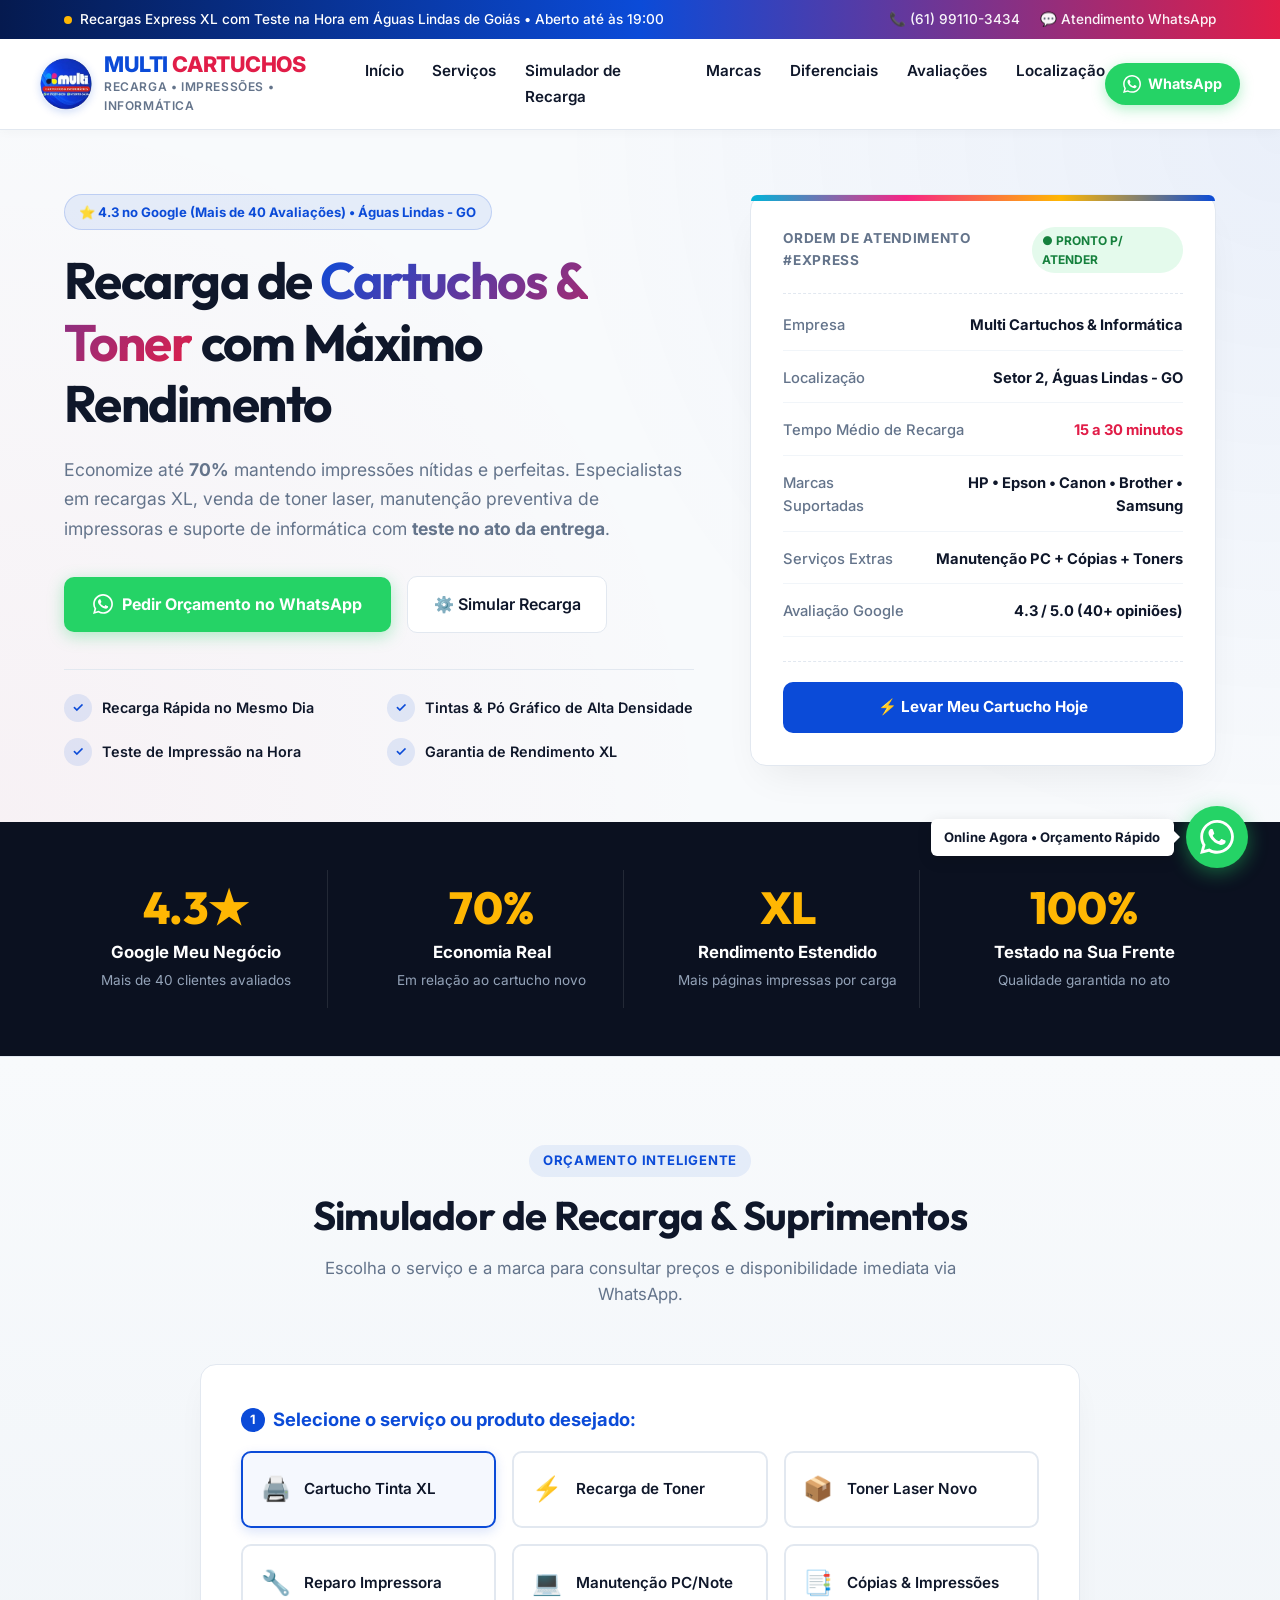
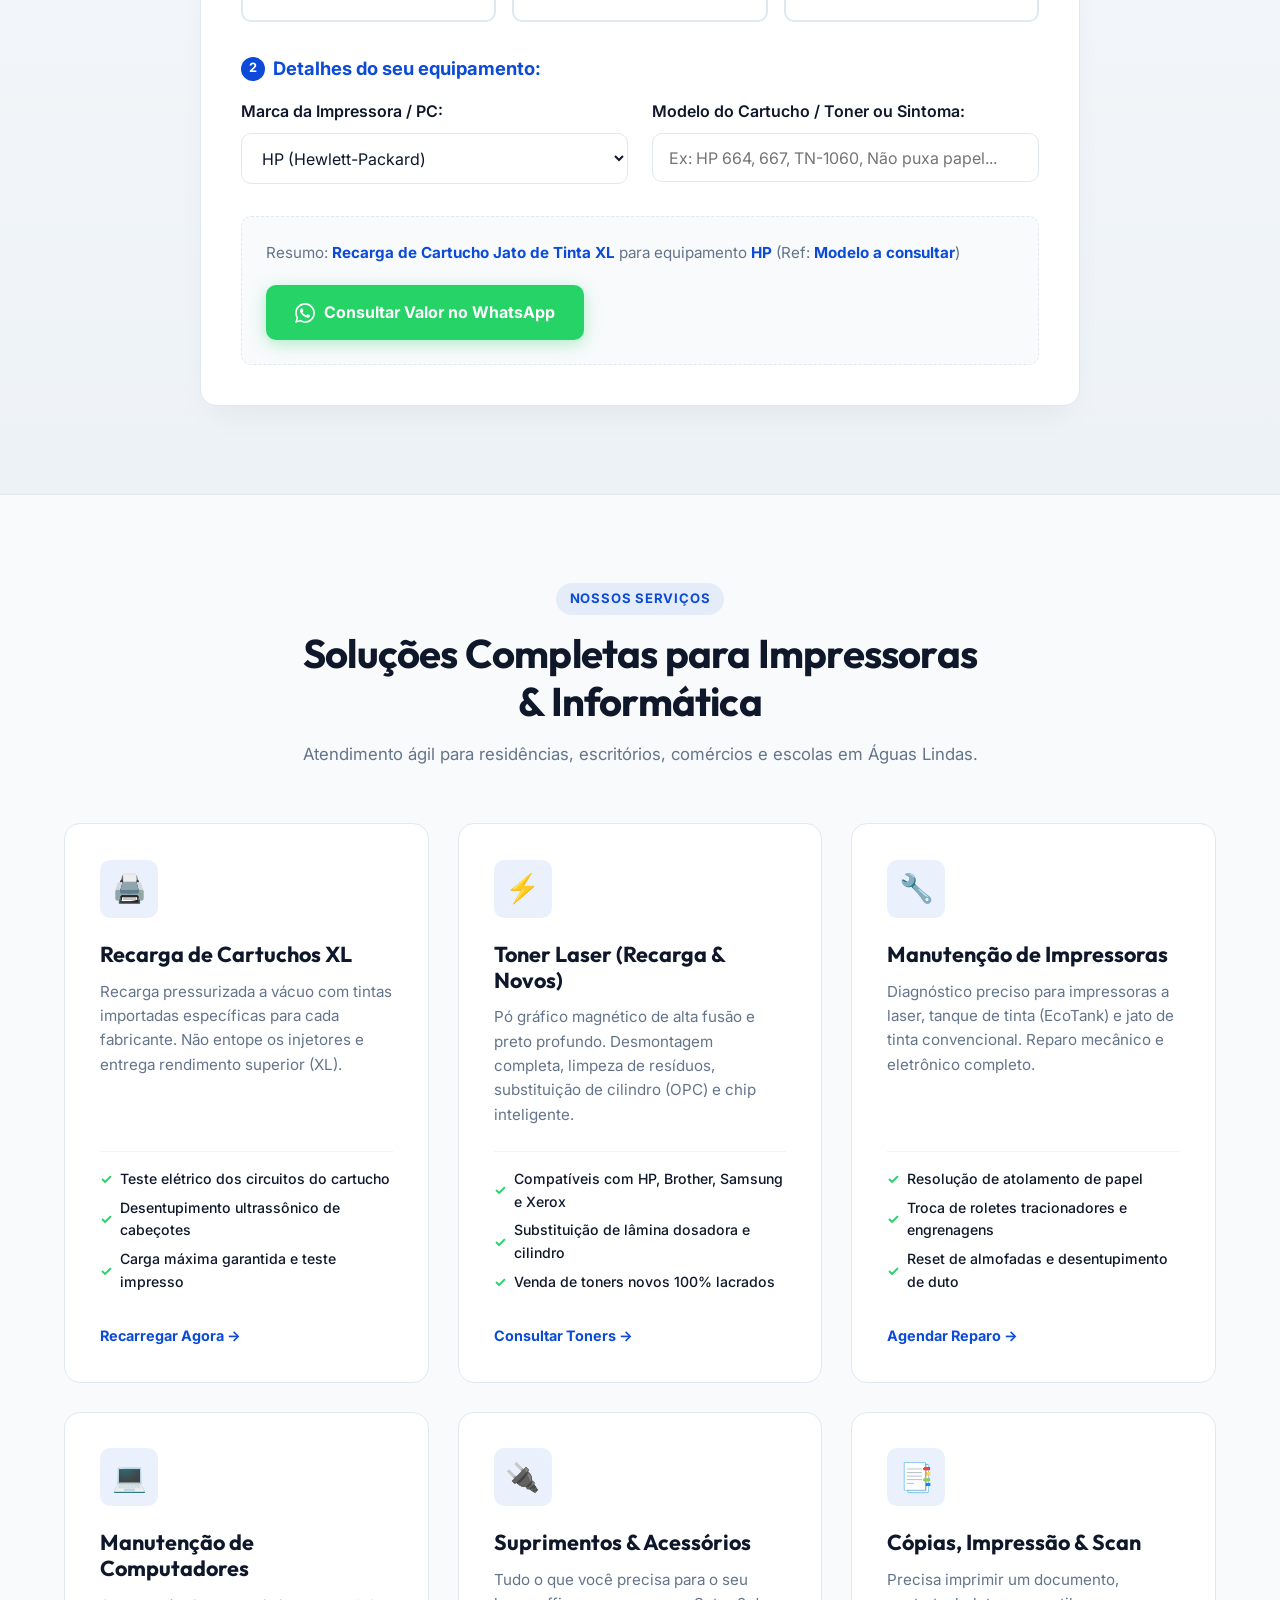
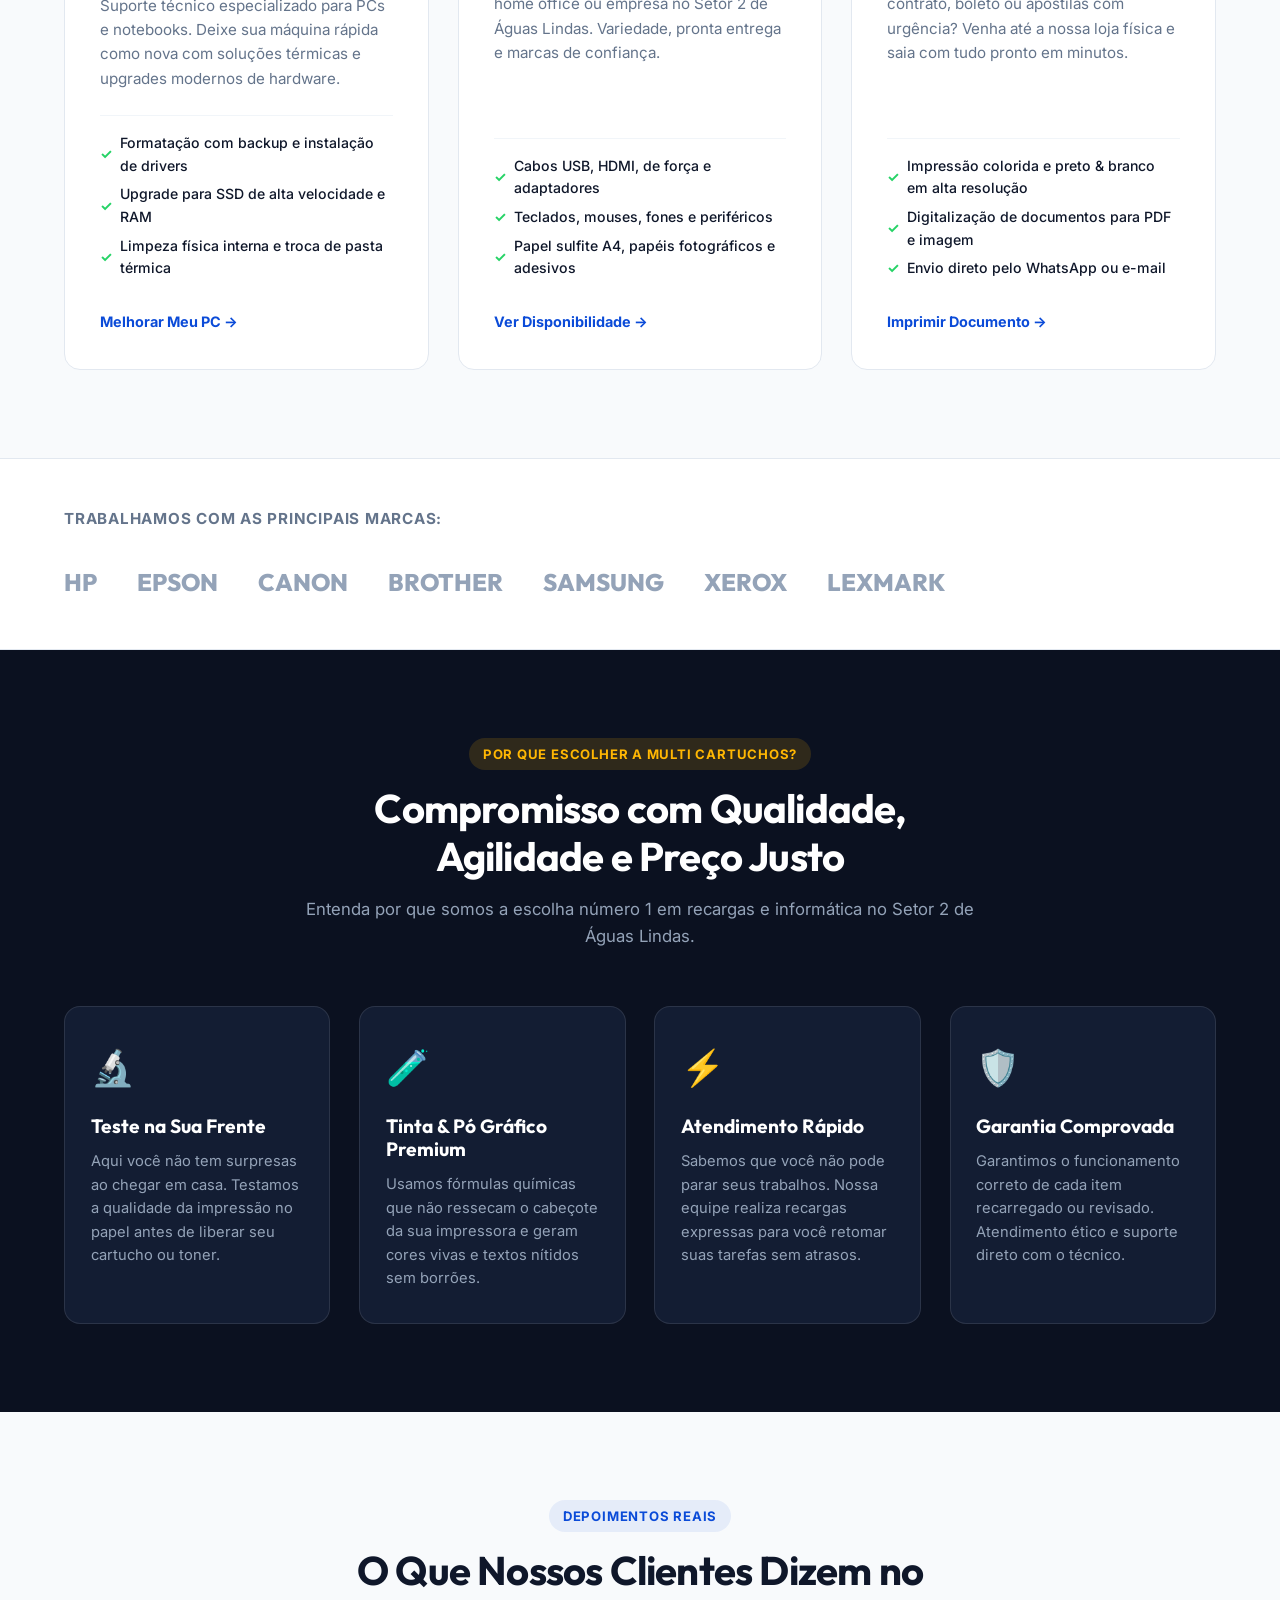
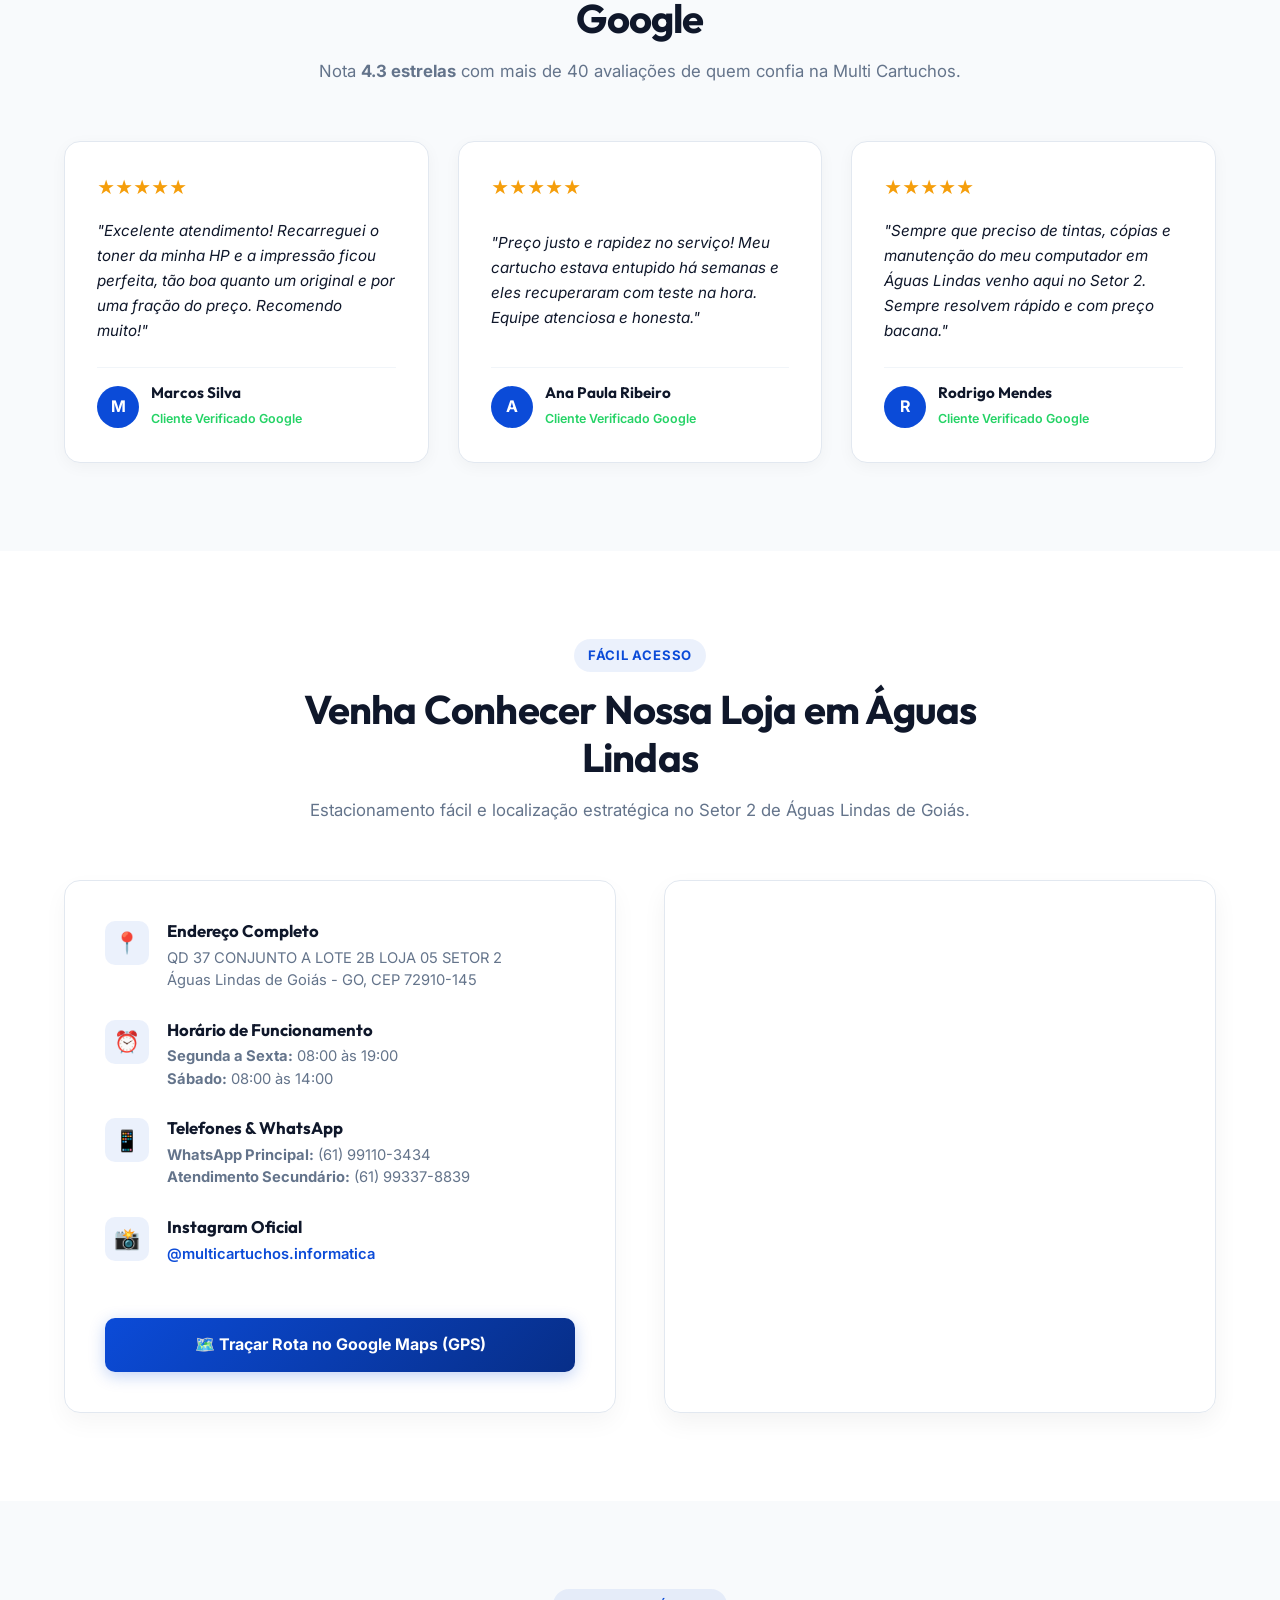
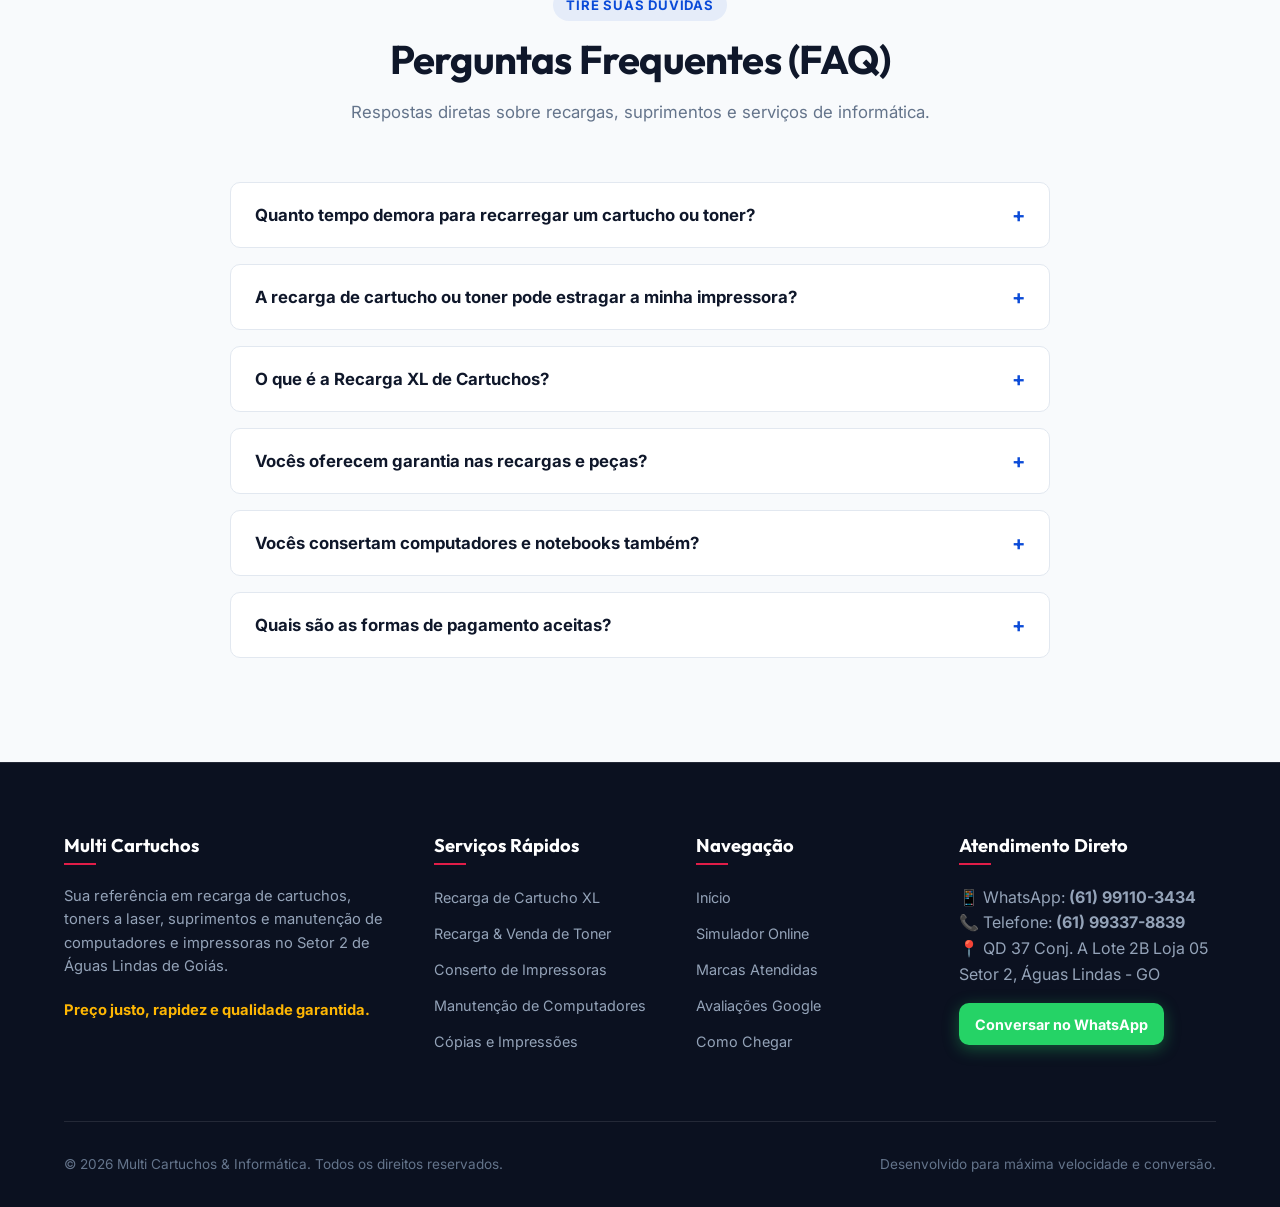
<file: template-cartuchos/index.html>
<!DOCTYPE html>
<html lang="pt-BR">
<head>
  <meta charset="UTF-8">
  <meta name="viewport" content="width=device-width, initial-scale=1.0">
  <title>Multi Cartuchos & Informática | Recarga de Cartuchos e Toner em Águas Lindas</title>
  <meta name="description" content="Recarga de cartuchos e toner laser com máximo rendimento em Águas Lindas de Goiás. Manutenção preventiva de impressoras e computadores, cópias, suprimentos e teste na hora. WhatsApp: (61) 99110-3434.">
  <meta name="keywords" content="recarga de cartuchos aguas lindas, recarga de toner aguas lindas de goias, manutencao de impressora aguas lindas, cartucho hp epson canon brother, loja de informatica setor 2 aguas lindas">
  <meta name="author" content="Multi Cartuchos & Informática">
  <link rel="canonical" href="https://multicartuchos.vercel.app">

  <!-- Open Graph / Redes Sociais -->
  <meta property="og:type" content="business.business">
  <meta property="og:title" content="Multi Cartuchos & Informática | Recarga de Cartuchos e Toner em Águas Lindas">
  <meta property="og:description" content="Especialistas em recargas XL, venda de toner laser, manutenção de impressoras e suporte de informática. Teste na hora e preço justo!">
  <meta property="og:image" content="logo.jpg">
  <meta property="og:url" content="https://multicartuchos.vercel.app">

  <!-- Favicon -->
  <link rel="icon" type="image/jpeg" href="logo.jpg">

  <!-- Google Fonts: Outfit & Inter -->
  <link rel="preconnect" href="https://fonts.googleapis.com">
  <link rel="preconnect" href="https://fonts.gstatic.com" crossorigin>
  <link href="https://fonts.googleapis.com/css2?family=Inter:wght@400;500;600;700&family=Outfit:wght@600;700;800&display=swap" rel="stylesheet">

  <link rel="stylesheet" href="style.css">

  <!-- Schema.org LocalBusiness Structured Data -->
  <script type="application/ld+json">
  {
    "@context": "https://schema.org",
    "@type": "LocalBusiness",
    "name": "Multi Cartuchos Recarga de Cartuchos e Toner",
    "image": "https://multicartuchos.vercel.app/logo.jpg",
    "telephone": "+5561991103434",
    "priceRange": "$$",
    "address": {
      "@type": "PostalAddress",
      "streetAddress": "QD 37 CONJUNTO A LOTE 2B LOJA 05 SETOR 2",
      "addressLocality": "Águas Lindas de Goiás",
      "addressRegion": "GO",
      "postalCode": "72910-145",
      "addressCountry": "BR"
    },
    "geo": {
      "@type": "GeoCoordinates",
      "latitude": -15.7544021,
      "longitude": -48.2631619
    },
    "openingHoursSpecification": [
      {
        "@type": "OpeningHoursSpecification",
        "dayOfWeek": ["Monday", "Tuesday", "Wednesday", "Thursday", "Friday"],
        "opens": "08:00",
        "closes": "19:00"
      },
      {
        "@type": "OpeningHoursSpecification",
        "dayOfWeek": "Saturday",
        "opens": "08:00",
        "closes": "14:00"
      }
    ],
    "aggregateRating": {
      "@type": "AggregateRating",
      "ratingValue": "4.3",
      "reviewCount": "40"
    }
  }
  </script>
</head>
<body id="top">

  <!-- TOP ANNOUNCEMENT BAR -->
  <div class="top-bar">
    <div class="container top-bar-inner">
      <div class="top-bar-badge">
        <span class="pulse-dot"></span>
        <span>Recargas Express XL com Teste na Hora em Águas Lindas de Goiás • Aberto até às 19:00</span>
      </div>
      <div class="top-bar-contacts">
        <a href="tel:5561991103434" class="top-bar-link">
          📞 (61) 99110-3434
        </a>
        <a href="https://wa.me/5561991103434?text=Ol%C3%A1%2C%20vim%20pelo%20site%20e%20gostaria%20de%20um%20or%C3%A7amento%20de%20recarga!" target="_blank" rel="noopener noreferrer" class="top-bar-link">
          💬 Atendimento WhatsApp
        </a>
      </div>
    </div>
  </div>

  <!-- MAIN HEADER / NAVBAR -->
  <header class="main-header">
    <div class="container nav-wrap">
      <a href="#top" class="brand-logo" aria-label="Multi Cartuchos Início">
        <img src="logo.jpg" alt="Logo Multi Cartuchos & Informática" width="52" height="52">
        <div class="brand-text">
          <span class="brand-name">MULTI <span>CARTUCHOS</span></span>
          <span class="brand-tagline">Recarga • Impressões • Informática</span>
        </div>
      </a>

      <!-- Desktop Nav -->
      <nav>
        <ul class="nav-menu">
          <li><a href="#inicio" class="nav-link">Início</a></li>
          <li><a href="#servicos" class="nav-link">Serviços</a></li>
          <li><a href="#simulador" class="nav-link">Simulador de Recarga</a></li>
          <li><a href="#marcas" class="nav-link">Marcas</a></li>
          <li><a href="#diferenciais" class="nav-link">Diferenciais</a></li>
          <li><a href="#avaliacoes" class="nav-link">Avaliações</a></li>
          <li><a href="#localizacao" class="nav-link">Localização</a></li>
        </ul>
      </nav>

      <div class="nav-cta">
        <a href="https://wa.me/5561991103434?text=Ol%C3%A1!%20Vim%20pelo%20site%20da%20Multi%20Cartuchos%20e%20gostaria%20de%20um%20or%C3%A7amento." target="_blank" rel="noopener noreferrer" class="btn-header-wa">
          <svg width="18" height="18" viewBox="0 0 24 24" fill="currentColor">
            <path d="M.057 24l1.687-6.163c-1.041-1.804-1.588-3.849-1.587-5.946.003-6.556 5.338-11.891 11.893-11.891 3.181.001 6.167 1.24 8.413 3.488 2.245 2.248 3.481 5.236 3.48 8.414-.003 6.557-5.338 11.892-11.893 11.892-1.99-.001-3.951-.5-5.688-1.448l-6.305 1.654zm6.597-3.807c1.676.995 3.276 1.591 5.392 1.592 5.448 0 9.886-4.434 9.889-9.885.002-5.462-4.415-9.89-9.881-9.892-5.452 0-9.887 4.434-9.889 9.884-.001 2.225.651 3.891 1.746 5.634l-.999 3.648 3.742-.981zm11.387-5.464c-.074-.124-.272-.198-.57-.347-.297-.149-1.758-.868-2.031-.967-.272-.099-.47-.149-.669.149-.198.297-.768.967-.941 1.165-.173.198-.347.223-.644.074-.297-.149-1.255-.462-2.39-1.475-.883-.788-1.48-1.761-1.653-2.059-.173-.297-.018-.458.13-.606.134-.133.297-.347.446-.521.151-.172.2-.296.3-.495.099-.198.05-.372-.025-.521-.075-.148-.669-1.611-.916-2.206-.242-.579-.487-.501-.669-.51l-.57-.01c-.198 0-.52.074-.792.372s-1.04 1.016-1.04 2.479 1.065 2.876 1.213 3.074c.149.198 2.095 3.2 5.076 4.487.709.306 1.263.489 1.694.626.712.226 1.36.194 1.872.118.571-.085 1.758-.719 2.006-1.413.248-.695.248-1.29.173-1.414z"/>
          </svg>
          <span>WhatsApp</span>
        </a>

        <!-- Mobile Toggle Button -->
        <button class="mobile-menu-toggle" aria-label="Abrir Menu">
          <svg width="24" height="24" viewBox="0 0 24 24" fill="none" stroke="currentColor" stroke-width="2">
            <line x1="3" y1="12" x2="21" y2="12"></line>
            <line x1="3" y1="6" x2="21" y2="6"></line>
            <line x1="3" y1="18" x2="21" y2="18"></line>
          </svg>
        </button>
      </div>
    </div>
  </header>

  <!-- HERO SECTION -->
  <section class="hero" id="inicio">
    <div class="container hero-grid">
      <div class="hero-content">
        <div class="hero-badge">
          <span>⭐ 4.3 no Google (Mais de 40 Avaliações) • Águas Lindas - GO</span>
        </div>
        <h1 class="hero-title">
          Recarga de <span class="gradient-text">Cartuchos & Toner</span> com Máximo Rendimento
        </h1>
        <p class="hero-desc">
          Economize até <strong>70%</strong> mantendo impressões nítidas e perfeitas. Especialistas em recargas XL, venda de toner laser, manutenção preventiva de impressoras e suporte de informática com <strong>teste no ato da entrega</strong>.
        </p>

        <div class="hero-actions">
          <a href="https://wa.me/5561991103434?text=Ol%C3%A1%2C%20vim%20pelo%20site%20e%20gostaria%20de%20um%20or%C3%A7amento%20urgente%20de%20recarga!" target="_blank" rel="noopener noreferrer" class="btn-whatsapp-big">
            <svg width="20" height="20" viewBox="0 0 24 24" fill="currentColor">
              <path d="M.057 24l1.687-6.163c-1.041-1.804-1.588-3.849-1.587-5.946.003-6.556 5.338-11.891 11.893-11.891 3.181.001 6.167 1.24 8.413 3.488 2.245 2.248 3.481 5.236 3.48 8.414-.003 6.557-5.338 11.892-11.893 11.892-1.99-.001-3.951-.5-5.688-1.448l-6.305 1.654zm6.597-3.807c1.676.995 3.276 1.591 5.392 1.592 5.448 0 9.886-4.434 9.889-9.885.002-5.462-4.415-9.89-9.881-9.892-5.452 0-9.887 4.434-9.889 9.884-.001 2.225.651 3.891 1.746 5.634l-.999 3.648 3.742-.981zm11.387-5.464c-.074-.124-.272-.198-.57-.347-.297-.149-1.758-.868-2.031-.967-.272-.099-.47-.149-.669.149-.198.297-.768.967-.941 1.165-.173.198-.347.223-.644.074-.297-.149-1.255-.462-2.39-1.475-.883-.788-1.48-1.761-1.653-2.059-.173-.297-.018-.458.13-.606.134-.133.297-.347.446-.521.151-.172.2-.296.3-.495.099-.198.05-.372-.025-.521-.075-.148-.669-1.611-.916-2.206-.242-.579-.487-.501-.669-.51l-.57-.01c-.198 0-.52.074-.792.372s-1.04 1.016-1.04 2.479 1.065 2.876 1.213 3.074c.149.198 2.095 3.2 5.076 4.487.709.306 1.263.489 1.694.626.712.226 1.36.194 1.872.118.571-.085 1.758-.719 2.006-1.413.248-.695.248-1.29.173-1.414z"/>
            </svg>
            <span>Pedir Orçamento no WhatsApp</span>
          </a>
          <a href="#simulador" class="btn-secondary">
            <span>⚙️ Simular Recarga</span>
          </a>
        </div>

        <div class="hero-highlights">
          <div class="highlight-item">
            <div class="highlight-icon">✓</div>
            <span>Recarga Rápida no Mesmo Dia</span>
          </div>
          <div class="highlight-item">
            <div class="highlight-icon">✓</div>
            <span>Tintas & Pó Gráfico de Alta Densidade</span>
          </div>
          <div class="highlight-item">
            <div class="highlight-icon">✓</div>
            <span>Teste de Impressão na Hora</span>
          </div>
          <div class="highlight-item">
            <div class="highlight-icon">✓</div>
            <span>Garantia de Rendimento XL</span>
          </div>
        </div>
      </div>

      <!-- Service Ticket Motif (Quick Printer Inspired) -->
      <div class="ticket-card">
        <div class="ticket-header">
          <span class="ticket-id">ORDEM DE ATENDIMENTO #EXPRESS</span>
          <span class="status-badge">● PRONTO P/ ATENDER</span>
        </div>
        <div class="ticket-body">
          <div class="ticket-row">
            <span class="ticket-label">Empresa</span>
            <span class="ticket-val">Multi Cartuchos & Informática</span>
          </div>
          <div class="ticket-row">
            <span class="ticket-label">Localização</span>
            <span class="ticket-val">Setor 2, Águas Lindas - GO</span>
          </div>
          <div class="ticket-row">
            <span class="ticket-label">Tempo Médio de Recarga</span>
            <span class="ticket-val highlight">15 a 30 minutos</span>
          </div>
          <div class="ticket-row">
            <span class="ticket-label">Marcas Suportadas</span>
            <span class="ticket-val">HP • Epson • Canon • Brother • Samsung</span>
          </div>
          <div class="ticket-row">
            <span class="ticket-label">Serviços Extras</span>
            <span class="ticket-val">Manutenção PC + Cópias + Toners</span>
          </div>
          <div class="ticket-row">
            <span class="ticket-label">Avaliação Google</span>
            <span class="ticket-val">4.3 / 5.0 (40+ opiniões)</span>
          </div>
        </div>
        <div class="ticket-footer">
          <a href="https://wa.me/5561991103434?text=Ol%C3%A1%2C%20gostaria%20de%20levar%20meu%20cartucho%2Ftoner%20hoje%20para%20recarga%21" target="_blank" rel="noopener noreferrer" class="ticket-cta-btn">
            ⚡ Levar Meu Cartucho Hoje
          </a>
        </div>
      </div>
    </div>
  </section>

  <!-- VALUE METRICS BANNER -->
  <section class="metrics-banner">
    <div class="container">
      <div class="metrics-grid">
        <div class="metric-box">
          <div class="metric-number">4.3★</div>
          <div class="metric-label">Google Meu Negócio</div>
          <div class="metric-sub">Mais de 40 clientes avaliados</div>
        </div>
        <div class="metric-box">
          <div class="metric-number">70%</div>
          <div class="metric-label">Economia Real</div>
          <div class="metric-sub">Em relação ao cartucho novo</div>
        </div>
        <div class="metric-box">
          <div class="metric-number">XL</div>
          <div class="metric-label">Rendimento Estendido</div>
          <div class="metric-sub">Mais páginas impressas por carga</div>
        </div>
        <div class="metric-box">
          <div class="metric-number">100%</div>
          <div class="metric-label">Testado na Sua Frente</div>
          <div class="metric-sub">Qualidade garantida no ato</div>
        </div>
      </div>
    </div>
  </section>

  <!-- INTERACTIVE SIMULATOR SECTION -->
  <section class="section-padding simulator-section" id="simulador">
    <div class="container">
      <div class="section-head">
        <span class="section-tag">Orçamento Inteligente</span>
        <h2 class="section-title">Simulador de Recarga & Suprimentos</h2>
        <p class="section-subtitle">Escolha o serviço e a marca para consultar preços e disponibilidade imediata via WhatsApp.</p>
      </div>

      <div class="simulator-card">
        <!-- Passo 1: Serviço -->
        <div class="sim-step-title">
          <span class="sim-step-badge">1</span>
          <span>Selecione o serviço ou produto desejado:</span>
        </div>
        <div class="sim-options-grid">
          <label class="sim-option">
            <input type="radio" name="sim-service" value="Recarga de Cartucho Jato de Tinta XL" checked>
            <div class="sim-option-box">
              <span class="sim-option-icon">🖨️</span>
              <span class="sim-option-text">Cartucho Tinta XL</span>
            </div>
          </label>

          <label class="sim-option">
            <input type="radio" name="sim-service" value="Recarga de Toner Laser">
            <div class="sim-option-box">
              <span class="sim-option-icon">⚡</span>
              <span class="sim-option-text">Recarga de Toner</span>
            </div>
          </label>

          <label class="sim-option">
            <input type="radio" name="sim-service" value="Compra de Toner Laser Novo">
            <div class="sim-option-box">
              <span class="sim-option-icon">📦</span>
              <span class="sim-option-text">Toner Laser Novo</span>
            </div>
          </label>

          <label class="sim-option">
            <input type="radio" name="sim-service" value="Manutenção e Reparo de Impressora">
            <div class="sim-option-box">
              <span class="sim-option-icon">🔧</span>
              <span class="sim-option-text">Reparo Impressora</span>
            </div>
          </label>

          <label class="sim-option">
            <input type="radio" name="sim-service" value="Manutenção de Computador / Notebook">
            <div class="sim-option-box">
              <span class="sim-option-icon">💻</span>
              <span class="sim-option-text">Manutenção PC/Note</span>
            </div>
          </label>

          <label class="sim-option">
            <input type="radio" name="sim-service" value="Serviços de Cópias e Impressões">
            <div class="sim-option-box">
              <span class="sim-option-icon">📑</span>
              <span class="sim-option-text">Cópias & Impressões</span>
            </div>
          </label>
        </div>

        <!-- Passo 2 & 3: Marca e Modelo -->
        <div class="sim-step-title">
          <span class="sim-step-badge">2</span>
          <span>Detalhes do seu equipamento:</span>
        </div>
        <div style="display: grid; grid-template-columns: 1fr 1fr; gap: 1.5rem; margin-bottom: 2rem;">
          <div>
            <label class="sim-label" for="sim-brand">Marca da Impressora / PC:</label>
            <select id="sim-brand" class="sim-select">
              <option value="HP">HP (Hewlett-Packard)</option>
              <option value="Epson">Epson (EcoTank / Jato de Tinta)</option>
              <option value="Canon">Canon</option>
              <option value="Brother">Brother</option>
              <option value="Samsung">Samsung</option>
              <option value="Xerox">Xerox</option>
              <option value="Computador / Notebook (Geral)">Computador / Notebook (Geral)</option>
              <option value="Outra Marca">Outra Marca</option>
            </select>
          </div>
          <div>
            <label class="sim-label" for="sim-model">Modelo do Cartucho / Toner ou Sintoma:</label>
            <input type="text" id="sim-model" class="sim-input" placeholder="Ex: HP 664, 667, TN-1060, Não puxa papel...">
          </div>
        </div>

        <!-- Ação e Preview -->
        <div class="sim-action-area">
          <div class="sim-preview-text">
            <span>Resumo: </span>
            <span id="sim-preview-content">Carregando dados da simulação...</span>
          </div>
          <a href="#" id="sim-send-btn" target="_blank" rel="noopener noreferrer" class="btn-sim-send">
            <svg width="20" height="20" viewBox="0 0 24 24" fill="currentColor">
              <path d="M.057 24l1.687-6.163c-1.041-1.804-1.588-3.849-1.587-5.946.003-6.556 5.338-11.891 11.893-11.891 3.181.001 6.167 1.24 8.413 3.488 2.245 2.248 3.481 5.236 3.48 8.414-.003 6.557-5.338 11.892-11.893 11.892-1.99-.001-3.951-.5-5.688-1.448l-6.305 1.654zm6.597-3.807c1.676.995 3.276 1.591 5.392 1.592 5.448 0 9.886-4.434 9.889-9.885.002-5.462-4.415-9.89-9.881-9.892-5.452 0-9.887 4.434-9.889 9.884-.001 2.225.651 3.891 1.746 5.634l-.999 3.648 3.742-.981zm11.387-5.464c-.074-.124-.272-.198-.57-.347-.297-.149-1.758-.868-2.031-.967-.272-.099-.47-.149-.669.149-.198.297-.768.967-.941 1.165-.173.198-.347.223-.644.074-.297-.149-1.255-.462-2.39-1.475-.883-.788-1.48-1.761-1.653-2.059-.173-.297-.018-.458.13-.606.134-.133.297-.347.446-.521.151-.172.2-.296.3-.495.099-.198.05-.372-.025-.521-.075-.148-.669-1.611-.916-2.206-.242-.579-.487-.501-.669-.51l-.57-.01c-.198 0-.52.074-.792.372s-1.04 1.016-1.04 2.479 1.065 2.876 1.213 3.074c.149.198 2.095 3.2 5.076 4.487.709.306 1.263.489 1.694.626.712.226 1.36.194 1.872.118.571-.085 1.758-.719 2.006-1.413.248-.695.248-1.29.173-1.414z"/>
            </svg>
            <span>Consultar Valor no WhatsApp</span>
          </a>
        </div>
      </div>
    </div>
  </section>

  <!-- SERVICES SECTION -->
  <section class="section-padding" id="servicos">
    <div class="container">
      <div class="section-head">
        <span class="section-tag">Nossos Serviços</span>
        <h2 class="section-title">Soluções Completas para Impressoras & Informática</h2>
        <p class="section-subtitle">Atendimento ágil para residências, escritórios, comércios e escolas em Águas Lindas.</p>
      </div>

      <div class="services-grid">
        <!-- Serviço 1: Recarga XL de Cartuchos -->
        <div class="service-card">
          <div class="service-icon-box">🖨️</div>
          <h3 class="service-title">Recarga de Cartuchos XL</h3>
          <p class="service-desc">
            Recarga pressurizada a vácuo com tintas importadas específicas para cada fabricante. Não entope os injetores e entrega rendimento superior (XL).
          </p>
          <ul class="service-features">
            <li><span>✓</span> Teste elétrico dos circuitos do cartucho</li>
            <li><span>✓</span> Desentupimento ultrassônico de cabeçotes</li>
            <li><span>✓</span> Carga máxima garantida e teste impresso</li>
          </ul>
          <a href="https://wa.me/5561991103434?text=Ol%C3%A1%2C%20quero%20recarregar%20meu%20cartucho%20de%20tinta!" target="_blank" rel="noopener noreferrer" class="service-cta-link">
            Recarregar Agora →
          </a>
        </div>

        <!-- Serviço 2: Recarga e Venda de Toner -->
        <div class="service-card">
          <div class="service-icon-box">⚡</div>
          <h3 class="service-title">Toner Laser (Recarga & Novos)</h3>
          <p class="service-desc">
            Pó gráfico magnético de alta fusão e preto profundo. Desmontagem completa, limpeza de resíduos, substituição de cilindro (OPC) e chip inteligente.
          </p>
          <ul class="service-features">
            <li><span>✓</span> Compatíveis com HP, Brother, Samsung e Xerox</li>
            <li><span>✓</span> Substituição de lâmina dosadora e cilindro</li>
            <li><span>✓</span> Venda de toners novos 100% lacrados</li>
          </ul>
          <a href="https://wa.me/5561991103434?text=Ol%C3%A1%2C%20preciso%20de%20or%C3%A7amento%20para%20Toner%20Laser!" target="_blank" rel="noopener noreferrer" class="service-cta-link">
            Consultar Toners →
          </a>
        </div>

        <!-- Serviço 3: Manutenção de Impressoras -->
        <div class="service-card">
          <div class="service-icon-box">🔧</div>
          <h3 class="service-title">Manutenção de Impressoras</h3>
          <p class="service-desc">
            Diagnóstico preciso para impressoras a laser, tanque de tinta (EcoTank) e jato de tinta convencional. Reparo mecânico e eletrônico completo.
          </p>
          <ul class="service-features">
            <li><span>✓</span> Resolução de atolamento de papel</li>
            <li><span>✓</span> Troca de roletes tracionadores e engrenagens</li>
            <li><span>✓</span> Reset de almofadas e desentupimento de duto</li>
          </ul>
          <a href="https://wa.me/5561991103434?text=Ol%C3%A1%2C%20minha%20impressora%20est%C3%A1%20com%20defeito%20e%20preciso%20de%20manuten%C3%A7%C3%A3o!" target="_blank" rel="noopener noreferrer" class="service-cta-link">
            Agendar Reparo →
          </a>
        </div>

        <!-- Serviço 4: Manutenção de Informática -->
        <div class="service-card">
          <div class="service-icon-box">💻</div>
          <h3 class="service-title">Manutenção de Computadores</h3>
          <p class="service-desc">
            Suporte técnico especializado para PCs e notebooks. Deixe sua máquina rápida como nova com soluções térmicas e upgrades modernos de hardware.
          </p>
          <ul class="service-features">
            <li><span>✓</span> Formatação com backup e instalação de drivers</li>
            <li><span>✓</span> Upgrade para SSD de alta velocidade e RAM</li>
            <li><span>✓</span> Limpeza física interna e troca de pasta térmica</li>
          </ul>
          <a href="https://wa.me/5561991103434?text=Ol%C3%A1%2C%20gostaria%20de%20um%20or%C3%A7amento%20para%20manuten%C3%A7%C3%A3o%20de%20computador%2Fnotebook!" target="_blank" rel="noopener noreferrer" class="service-cta-link">
            Melhorar Meu PC →
          </a>
        </div>

        <!-- Serviço 5: Suprimentos & Informática -->
        <div class="service-card">
          <div class="service-icon-box">🔌</div>
          <h3 class="service-title">Suprimentos & Acessórios</h3>
          <p class="service-desc">
            Tudo o que você precisa para o seu home office ou empresa no Setor 2 de Águas Lindas. Variedade, pronta entrega e marcas de confiança.
          </p>
          <ul class="service-features">
            <li><span>✓</span> Cabos USB, HDMI, de força e adaptadores</li>
            <li><span>✓</span> Teclados, mouses, fones e periféricos</li>
            <li><span>✓</span> Papel sulfite A4, papéis fotográficos e adesivos</li>
          </ul>
          <a href="https://wa.me/5561991103434?text=Ol%C3%A1%2C%20voc%C3%AAs%20possuem%20suprimentos%2Facess%C3%B3rios%20dispon%C3%ADveis%3F" target="_blank" rel="noopener noreferrer" class="service-cta-link">
            Ver Disponibilidade →
          </a>
        </div>

        <!-- Serviço 6: Cópias & Impressões -->
        <div class="service-card">
          <div class="service-icon-box">📑</div>
          <h3 class="service-title">Cópias, Impressão & Scan</h3>
          <p class="service-desc">
            Precisa imprimir um documento, contrato, boleto ou apostilas com urgência? Venha até a nossa loja física e saia com tudo pronto em minutos.
          </p>
          <ul class="service-features">
            <li><span>✓</span> Impressão colorida e preto & branco em alta resolução</li>
            <li><span>✓</span> Digitalização de documentos para PDF e imagem</li>
            <li><span>✓</span> Envio direto pelo WhatsApp ou e-mail</li>
          </ul>
          <a href="https://wa.me/5561991103434?text=Ol%C3%A1%2C%20gostaria%20de%20enviar%20um%20arquivo%20para%20impress%C3%A3o!" target="_blank" rel="noopener noreferrer" class="service-cta-link">
            Imprimir Documento →
          </a>
        </div>
      </div>
    </div>
  </section>

  <!-- BRANDS SUPPORTED STRIP -->
  <section class="brands-strip" id="marcas">
    <div class="container brands-container">
      <span class="brands-label">Trabalhamos com as Principais Marcas:</span>
      <div class="brands-list">
        <span class="brand-tag">HP</span>
        <span class="brand-tag">EPSON</span>
        <span class="brand-tag">CANON</span>
        <span class="brand-tag">BROTHER</span>
        <span class="brand-tag">SAMSUNG</span>
        <span class="brand-tag">XEROX</span>
        <span class="brand-tag">LEXMARK</span>
      </div>
    </div>
  </section>

  <!-- DIFFERENTIALS / WHY US -->
  <section class="section-padding why-us" id="diferenciais">
    <div class="container">
      <div class="section-head">
        <span class="section-tag">Por Que Escolher a Multi Cartuchos?</span>
        <h2 class="section-title">Compromisso com Qualidade, Agilidade e Preço Justo</h2>
        <p class="section-subtitle">Entenda por que somos a escolha número 1 em recargas e informática no Setor 2 de Águas Lindas.</p>
      </div>

      <div class="why-grid">
        <div class="why-card">
          <div class="why-icon">🔬</div>
          <h3 class="why-title">Teste na Sua Frente</h3>
          <p class="why-desc">Aqui você não tem surpresas ao chegar em casa. Testamos a qualidade da impressão no papel antes de liberar seu cartucho ou toner.</p>
        </div>

        <div class="why-card">
          <div class="why-icon">🧪</div>
          <h3 class="why-title">Tinta & Pó Gráfico Premium</h3>
          <p class="why-desc">Usamos fórmulas químicas que não ressecam o cabeçote da sua impressora e geram cores vivas e textos nítidos sem borrões.</p>
        </div>

        <div class="why-card">
          <div class="why-icon">⚡</div>
          <h3 class="why-title">Atendimento Rápido</h3>
          <p class="why-desc">Sabemos que você não pode parar seus trabalhos. Nossa equipe realiza recargas expressas para você retomar suas tarefas sem atrasos.</p>
        </div>

        <div class="why-card">
          <div class="why-icon">🛡️</div>
          <h3 class="why-title">Garantia Comprovada</h3>
          <p class="why-desc">Garantimos o funcionamento correto de cada item recarregado ou revisado. Atendimento ético e suporte direto com o técnico.</p>
        </div>
      </div>
    </div>
  </section>

  <!-- GOOGLE REVIEWS SECTION -->
  <section class="section-padding" id="avaliacoes">
    <div class="container">
      <div class="section-head">
        <span class="section-tag">Depoimentos Reais</span>
        <h2 class="section-title">O Que Nossos Clientes Dizem no Google</h2>
        <p class="section-subtitle">Nota <strong>4.3 estrelas</strong> com mais de 40 avaliações de quem confia na Multi Cartuchos.</p>
      </div>

      <div class="reviews-grid">
        <div class="review-card">
          <div class="review-stars">★★★★★</div>
          <p class="review-text">
            "Excelente atendimento! Recarreguei o toner da minha HP e a impressão ficou perfeita, tão boa quanto um original e por uma fração do preço. Recomendo muito!"
          </p>
          <div class="review-author">
            <div class="author-avatar">M</div>
            <div class="author-info">
              <h4>Marcos Silva</h4>
              <span>Cliente Verificado Google</span>
            </div>
          </div>
        </div>

        <div class="review-card">
          <div class="review-stars">★★★★★</div>
          <p class="review-text">
            "Preço justo e rapidez no serviço! Meu cartucho estava entupido há semanas e eles recuperaram com teste na hora. Equipe atenciosa e honesta."
          </p>
          <div class="review-author">
            <div class="author-avatar">A</div>
            <div class="author-info">
              <h4>Ana Paula Ribeiro</h4>
              <span>Cliente Verificado Google</span>
            </div>
          </div>
        </div>

        <div class="review-card">
          <div class="review-stars">★★★★★</div>
          <p class="review-text">
            "Sempre que preciso de tintas, cópias e manutenção do meu computador em Águas Lindas venho aqui no Setor 2. Sempre resolvem rápido e com preço bacana."
          </p>
          <div class="review-author">
            <div class="author-avatar">R</div>
            <div class="author-info">
              <h4>Rodrigo Mendes</h4>
              <span>Cliente Verificado Google</span>
            </div>
          </div>
        </div>
      </div>
    </div>
  </section>

  <!-- LOCATION & STOREFRONT SECTION -->
  <section class="section-padding" style="background-color: #ffffff;" id="localizacao">
    <div class="container">
      <div class="section-head">
        <span class="section-tag">Fácil Acesso</span>
        <h2 class="section-title">Venha Conhecer Nossa Loja em Águas Lindas</h2>
        <p class="section-subtitle">Estacionamento fácil e localização estratégica no Setor 2 de Águas Lindas de Goiás.</p>
      </div>

      <div class="location-grid">
        <!-- Informações de Contato -->
        <div class="location-info-card">
          <div>
            <div class="loc-item">
              <div class="loc-icon">📍</div>
              <div class="loc-details">
                <h4>Endereço Completo</h4>
                <p>QD 37 CONJUNTO A LOTE 2B LOJA 05 SETOR 2<br>Águas Lindas de Goiás - GO, CEP 72910-145</p>
              </div>
            </div>

            <div class="loc-item">
              <div class="loc-icon">⏰</div>
              <div class="loc-details">
                <h4>Horário de Funcionamento</h4>
                <p><strong>Segunda a Sexta:</strong> 08:00 às 19:00<br><strong>Sábado:</strong> 08:00 às 14:00</p>
              </div>
            </div>

            <div class="loc-item">
              <div class="loc-icon">📱</div>
              <div class="loc-details">
                <h4>Telefones & WhatsApp</h4>
                <p>
                  <strong>WhatsApp Principal:</strong> (61) 99110-3434<br>
                  <strong>Atendimento Secundário:</strong> (61) 99337-8839
                </p>
              </div>
            </div>

            <div class="loc-item">
              <div class="loc-icon">📸</div>
              <div class="loc-details">
                <h4>Instagram Oficial</h4>
                <p><a href="https://www.instagram.com/multicartuchos.informatica/" target="_blank" rel="noopener noreferrer" style="color: var(--primary-blue); font-weight: 600;">@multicartuchos.informatica</a></p>
              </div>
            </div>
          </div>

          <div style="margin-top: 1.5rem;">
            <a href="https://www.google.com/maps/dir//Multi+Cartuchos+Recarga+de+Cartuchos+e+Toner+em+%C3%81guas+Lindas,+QD+37+CONJUNTO+A+LOTE+2B+LOJA+05+SETOR+2,+%C3%81guas+Lindas+de+Goi%C3%A1s+-+GO,+72910-145/@-15.7544021,-48.2631619,16z" target="_blank" rel="noopener noreferrer" class="btn-primary" style="width: 100%; text-align: center; justify-content: center;">
              🗺️ Traçar Rota no Google Maps (GPS)
            </a>
          </div>
        </div>

        <!-- Mapa Embutido -->
        <div class="map-container">
          <iframe 
            src="https://maps.google.com/maps?q=-15.7544021,-48.2631619&hl=pt-BR&z=16&output=embed" 
            title="Localização Multi Cartuchos no Mapa"
            loading="lazy" 
            referrerpolicy="no-referrer-when-downgrade">
          </iframe>
        </div>
      </div>
    </div>
  </section>

  <!-- FAQ SECTION -->
  <section class="section-padding" style="background-color: var(--paper-bg);">
    <div class="container">
      <div class="section-head">
        <span class="section-tag">Tire Suas Dúvidas</span>
        <h2 class="section-title">Perguntas Frequentes (FAQ)</h2>
        <p class="section-subtitle">Respostas diretas sobre recargas, suprimentos e serviços de informática.</p>
      </div>

      <div class="faq-wrap">
        <div class="faq-item">
          <button class="faq-question">
            <span>Quanto tempo demora para recarregar um cartucho ou toner?</span>
            <span class="faq-icon">+</span>
          </button>
          <div class="faq-answer">
            <p>A recarga de cartuchos de tinta convencionais costuma levar de 15 a 25 minutos. Para toners a laser, o procedimento completo com limpeza, teste de peças e substituição de cilindro leva em média de 30 a 50 minutos. Você pode aguardar na loja ou retirar no mesmo dia.</p>
          </div>
        </div>

        <div class="faq-item">
          <button class="faq-question">
            <span>A recarga de cartucho ou toner pode estragar a minha impressora?</span>
            <span class="faq-icon">+</span>
          </button>
          <div class="faq-answer">
            <p>Não, desde que realizada com matéria-prima de primeira linha por profissionais experientes. Na Multi Cartuchos, utilizamos tintas com viscosidade calibrada e pó gráfico específico para cada modelo, garantindo segurança total para o mecanismo da sua impressora.</p>
          </div>
        </div>

        <div class="faq-item">
          <button class="faq-question">
            <span>O que é a Recarga XL de Cartuchos?</span>
            <span class="faq-icon">+</span>
          </button>
          <div class="faq-answer">
            <p>A Recarga XL consiste em preencher a câmara de retenção do cartucho até sua capacidade física máxima permitida, permitindo imprimir até 2x ou 3x mais páginas do que um cartucho original comum "standard" de fábrica.</p>
          </div>
        </div>

        <div class="faq-item">
          <button class="faq-question">
            <span>Vocês oferecem garantia nas recargas e peças?</span>
            <span class="faq-icon">+</span>
          </button>
          <div class="faq-answer">
            <p>Sim! Todos os nossos produtos e serviços contam com garantia de funcionamento. Além disso, antes de você levar o equipamento para casa, fazemos o teste de impressão no balcão para comprovar a densidade e nitidez das cores.</p>
          </div>
        </div>

        <div class="faq-item">
          <button class="faq-question">
            <span>Vocês consertam computadores e notebooks também?</span>
            <span class="faq-icon">+</span>
          </button>
          <div class="faq-answer">
            <p>Sim! Realizamos formatação, remoção de vírus, troca de pasta térmica, limpeza preventiva e upgrades de memória RAM e SSD para deixar seu computador ou notebook até 10 vezes mais rápido.</p>
          </div>
        </div>

        <div class="faq-item">
          <button class="faq-question">
            <span>Quais são as formas de pagamento aceitas?</span>
            <span class="faq-icon">+</span>
          </button>
          <div class="faq-answer">
            <p>Aceitamos PIX, cartões de crédito e débito das principais bandeiras e dinheiro em espécie.</p>
          </div>
        </div>
      </div>
    </div>
  </section>

  <!-- FOOTER -->
  <footer>
    <div class="container">
      <div class="footer-grid">
        <div class="footer-col footer-about">
          <h4>Multi Cartuchos</h4>
          <p>Sua referência em recarga de cartuchos, toners a laser, suprimentos e manutenção de computadores e impressoras no Setor 2 de Águas Lindas de Goiás.</p>
          <p style="color: var(--cmyk-yellow); font-weight: 700;">Preço justo, rapidez e qualidade garantida.</p>
        </div>

        <div class="footer-col">
          <h4>Serviços Rápidos</h4>
          <ul class="footer-links">
            <li><a href="#servicos">Recarga de Cartucho XL</a></li>
            <li><a href="#servicos">Recarga & Venda de Toner</a></li>
            <li><a href="#servicos">Conserto de Impressoras</a></li>
            <li><a href="#servicos">Manutenção de Computadores</a></li>
            <li><a href="#servicos">Cópias e Impressões</a></li>
          </ul>
        </div>

        <div class="footer-col">
          <h4>Navegação</h4>
          <ul class="footer-links">
            <li><a href="#inicio">Início</a></li>
            <li><a href="#simulador">Simulador Online</a></li>
            <li><a href="#marcas">Marcas Atendidas</a></li>
            <li><a href="#avaliacoes">Avaliações Google</a></li>
            <li><a href="#localizacao">Como Chegar</a></li>
          </ul>
        </div>

        <div class="footer-col">
          <h4>Atendimento Direto</h4>
          <p style="color: var(--text-light-muted); margin-bottom: 0.5rem;">
            📱 WhatsApp: <strong>(61) 99110-3434</strong><br>
            📞 Telefone: <strong>(61) 99337-8839</strong><br>
            📍 QD 37 Conj. A Lote 2B Loja 05 Setor 2, Águas Lindas - GO
          </p>
          <a href="https://wa.me/5561991103434?text=Ol%C3%A1%2C%20gostaria%20de%20um%20atendimento!" target="_blank" rel="noopener noreferrer" class="btn-whatsapp-big" style="padding: 0.6rem 1rem; font-size: 0.9rem; margin-top: 0.5rem;">
            Conversar no WhatsApp
          </a>
        </div>
      </div>

      <div class="footer-bottom">
        <p>&copy; <span id="current-year"></span> Multi Cartuchos & Informática. Todos os direitos reservados.</p>
        <p>Desenvolvido para máxima velocidade e conversão.</p>
      </div>
    </div>
  </footer>

  <!-- FLOATING WHATSAPP BUTTON WITH PULSE -->
  <a href="https://wa.me/5561991103434?text=Ol%C3%A1%2C%20estou%20no%20site%20da%20Multi%20Cartuchos%20e%20gostaria%20de%20um%20or%C3%A7amento%20r%C3%A1pido!" target="_blank" rel="noopener noreferrer" class="floating-whatsapp" aria-label="Falar no WhatsApp">
    <div class="floating-tooltip">Online Agora • Orçamento Rápido</div>
    <svg viewBox="0 0 24 24">
      <path d="M.057 24l1.687-6.163c-1.041-1.804-1.588-3.849-1.587-5.946.003-6.556 5.338-11.891 11.893-11.891 3.181.001 6.167 1.24 8.413 3.488 2.245 2.248 3.481 5.236 3.48 8.414-.003 6.557-5.338 11.892-11.893 11.892-1.99-.001-3.951-.5-5.688-1.448l-6.305 1.654zm6.597-3.807c1.676.995 3.276 1.591 5.392 1.592 5.448 0 9.886-4.434 9.889-9.885.002-5.462-4.415-9.89-9.881-9.892-5.452 0-9.887 4.434-9.889 9.884-.001 2.225.651 3.891 1.746 5.634l-.999 3.648 3.742-.981zm11.387-5.464c-.074-.124-.272-.198-.57-.347-.297-.149-1.758-.868-2.031-.967-.272-.099-.47-.149-.669.149-.198.297-.768.967-.941 1.165-.173.198-.347.223-.644.074-.297-.149-1.255-.462-2.39-1.475-.883-.788-1.48-1.761-1.653-2.059-.173-.297-.018-.458.13-.606.134-.133.297-.347.446-.521.151-.172.2-.296.3-.495.099-.198.05-.372-.025-.521-.075-.148-.669-1.611-.916-2.206-.242-.579-.487-.501-.669-.51l-.57-.01c-.198 0-.52.074-.792.372s-1.04 1.016-1.04 2.479 1.065 2.876 1.213 3.074c.149.198 2.095 3.2 5.076 4.487.709.306 1.263.489 1.694.626.712.226 1.36.194 1.872.118.571-.085 1.758-.719 2.006-1.413.248-.695.248-1.29.173-1.414z"/>
    </svg>
  </a>

  <!-- STICKY MOBILE BOTTOM BAR -->
  <div class="mobile-sticky-bar">
    <div class="mobile-sticky-inner">
      <a href="tel:5561991103434" class="mobile-btn-call">
        📞 Ligar Agora
      </a>
      <a href="https://wa.me/5561991103434?text=Ol%C3%A1%2C%20vim%20pelo%20site%20da%20Multi%20Cartuchos%20e%20gostaria%20de%20um%20or%C3%A7amento!" target="_blank" rel="noopener noreferrer" class="mobile-btn-wa">
        💬 Chamar no WhatsApp
      </a>
    </div>
  </div>

  <script src="script.js"></script>
</body>
</html>
</file>
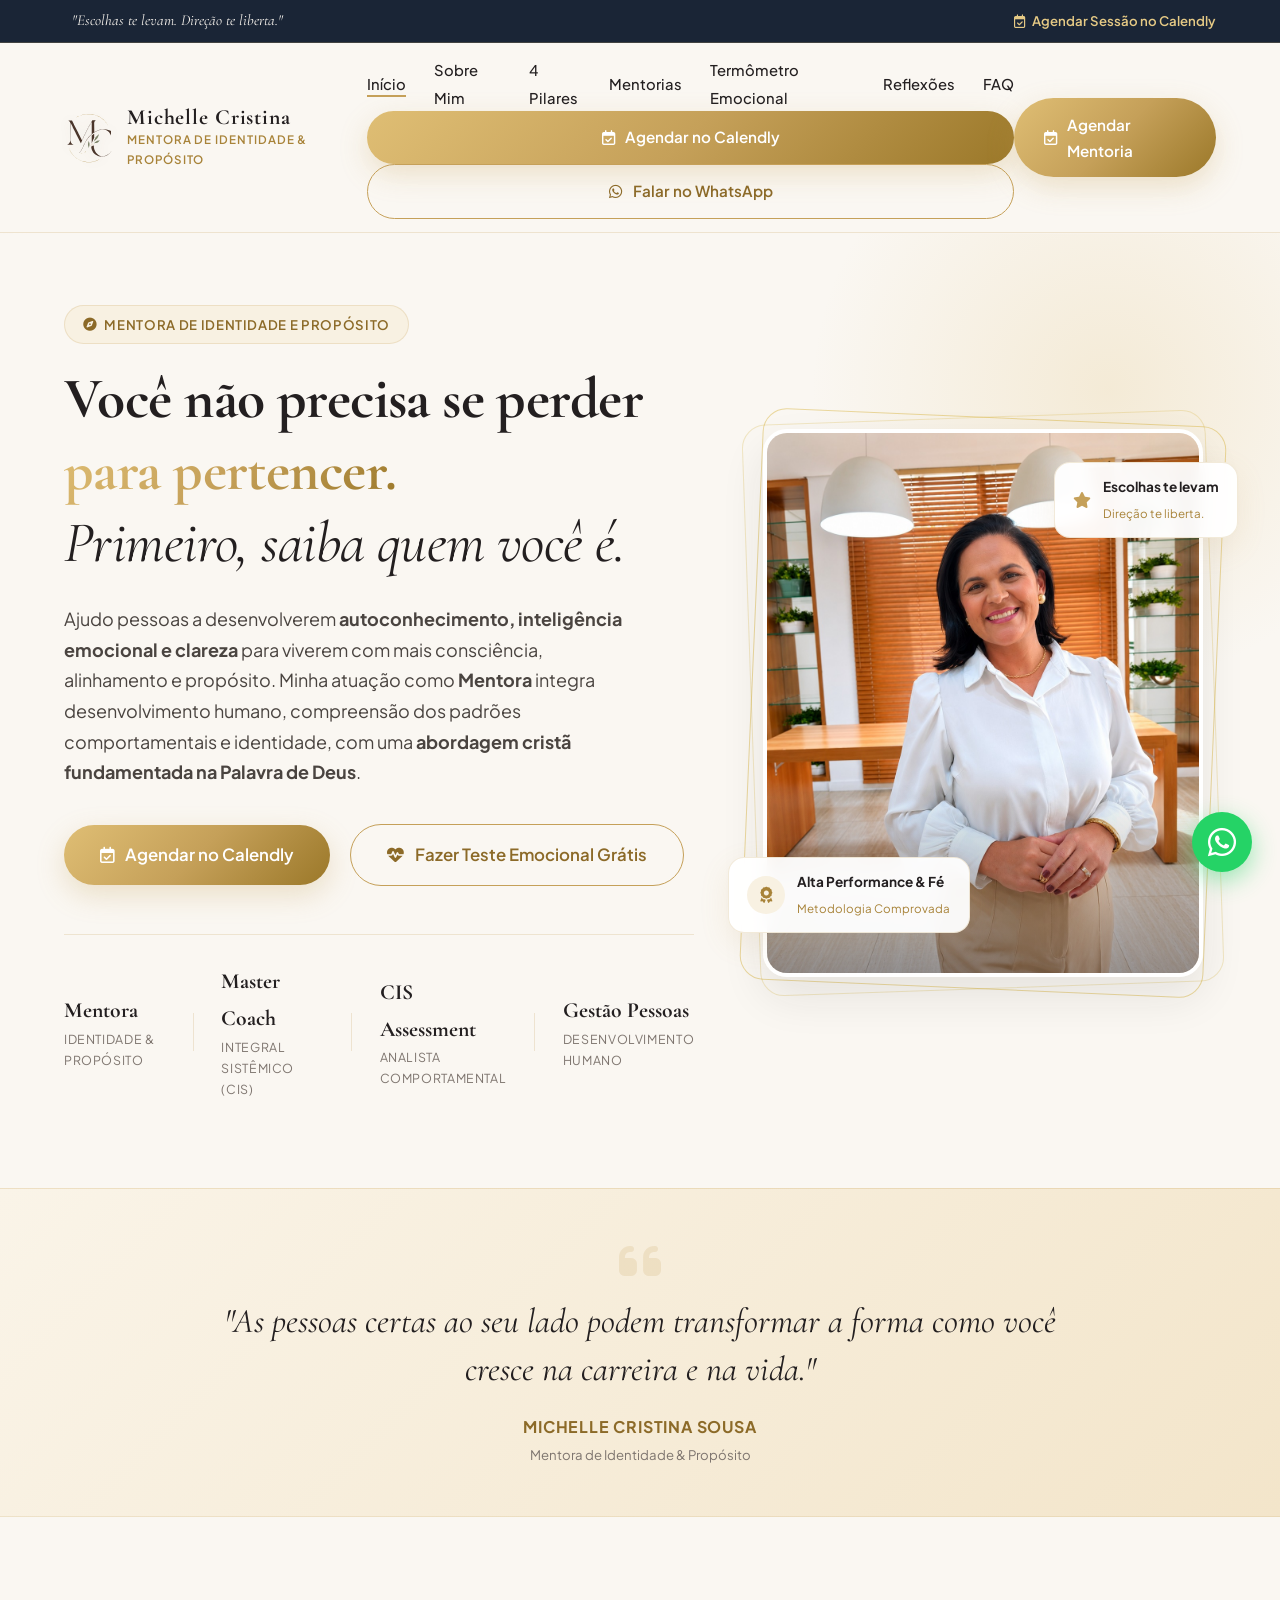
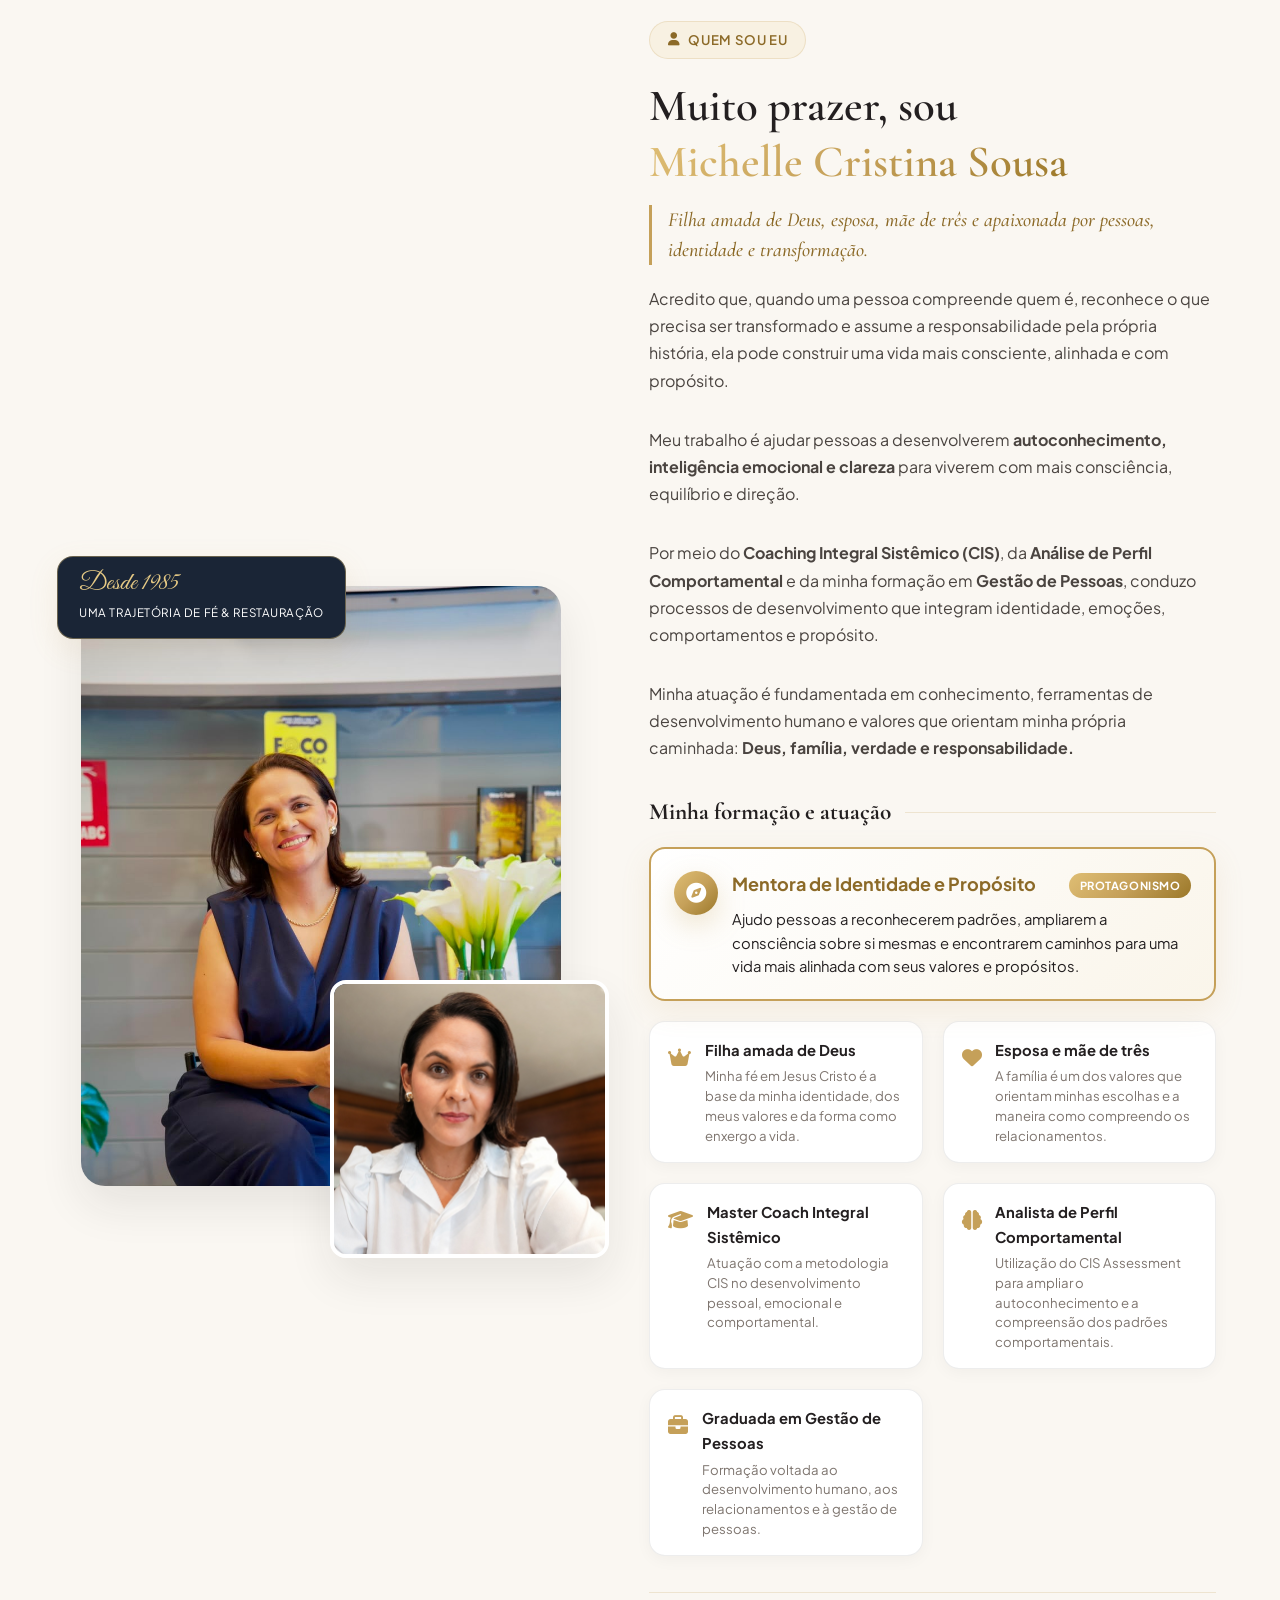
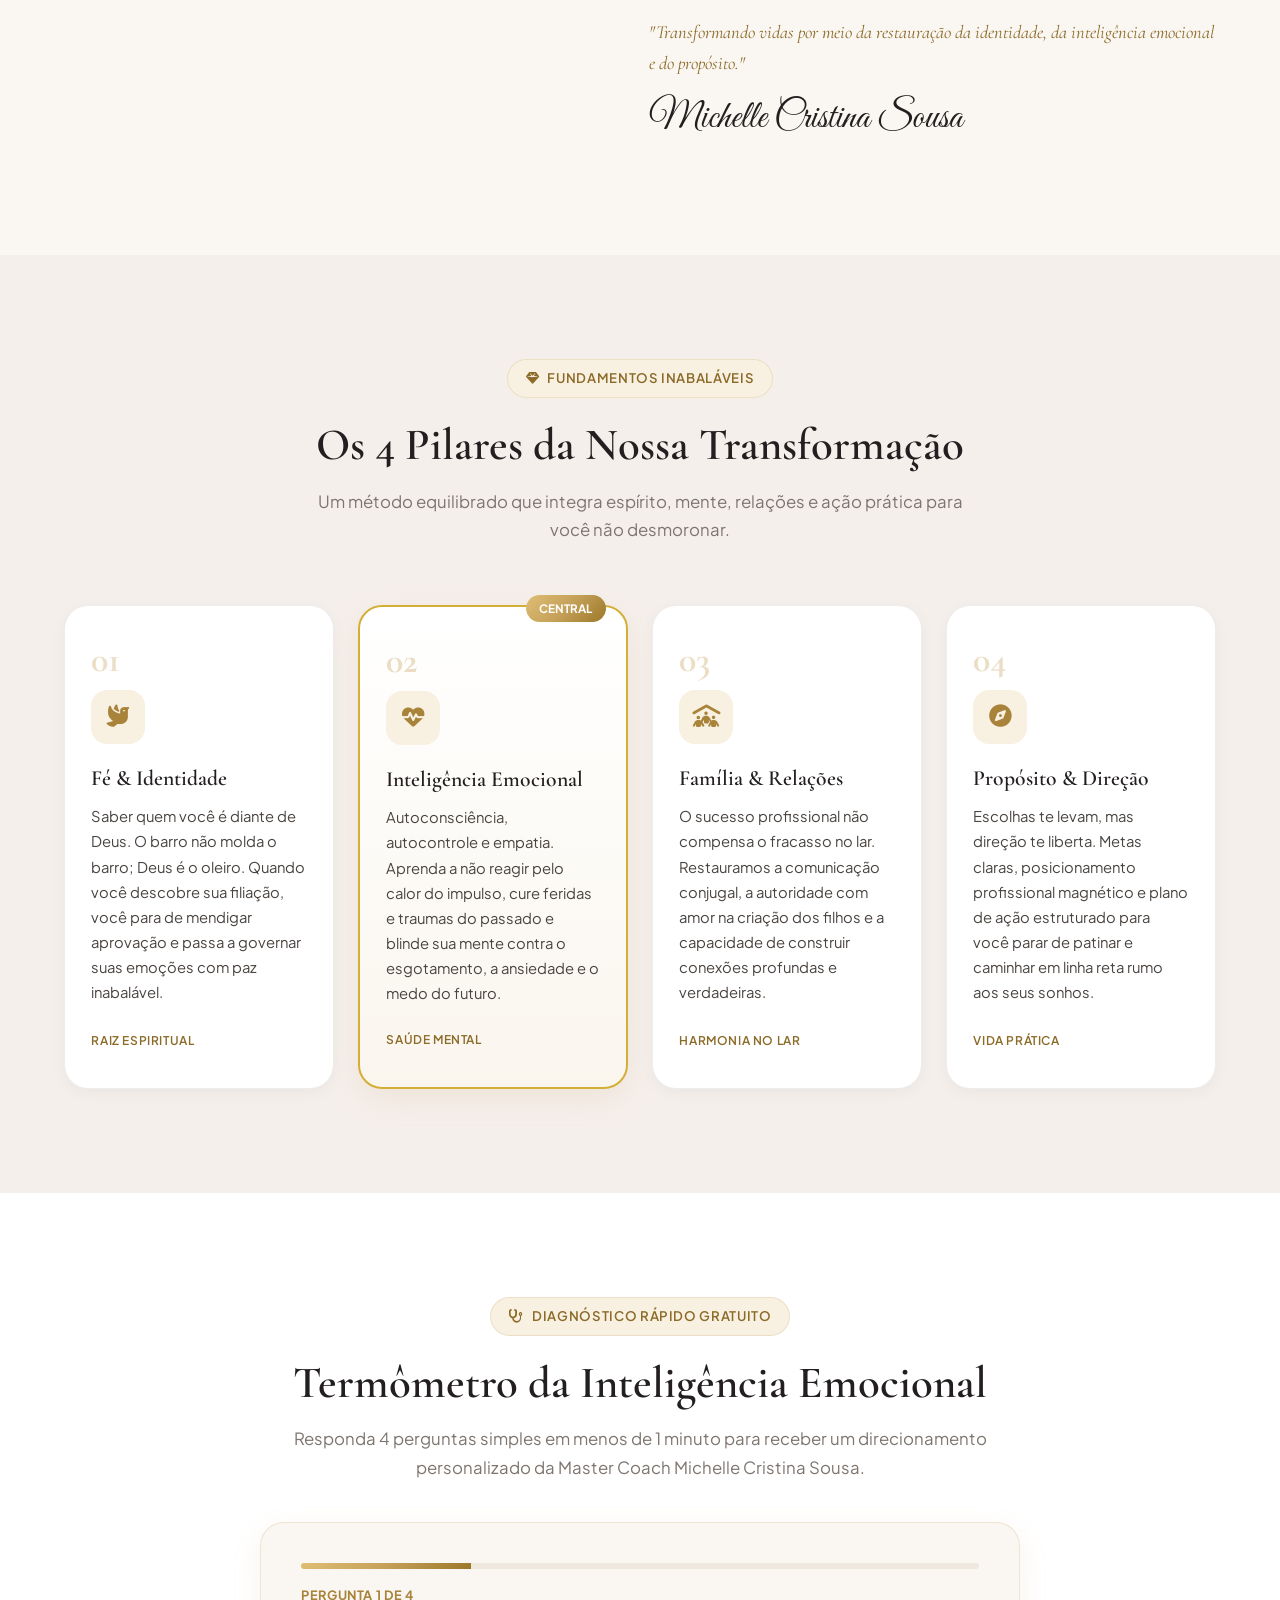
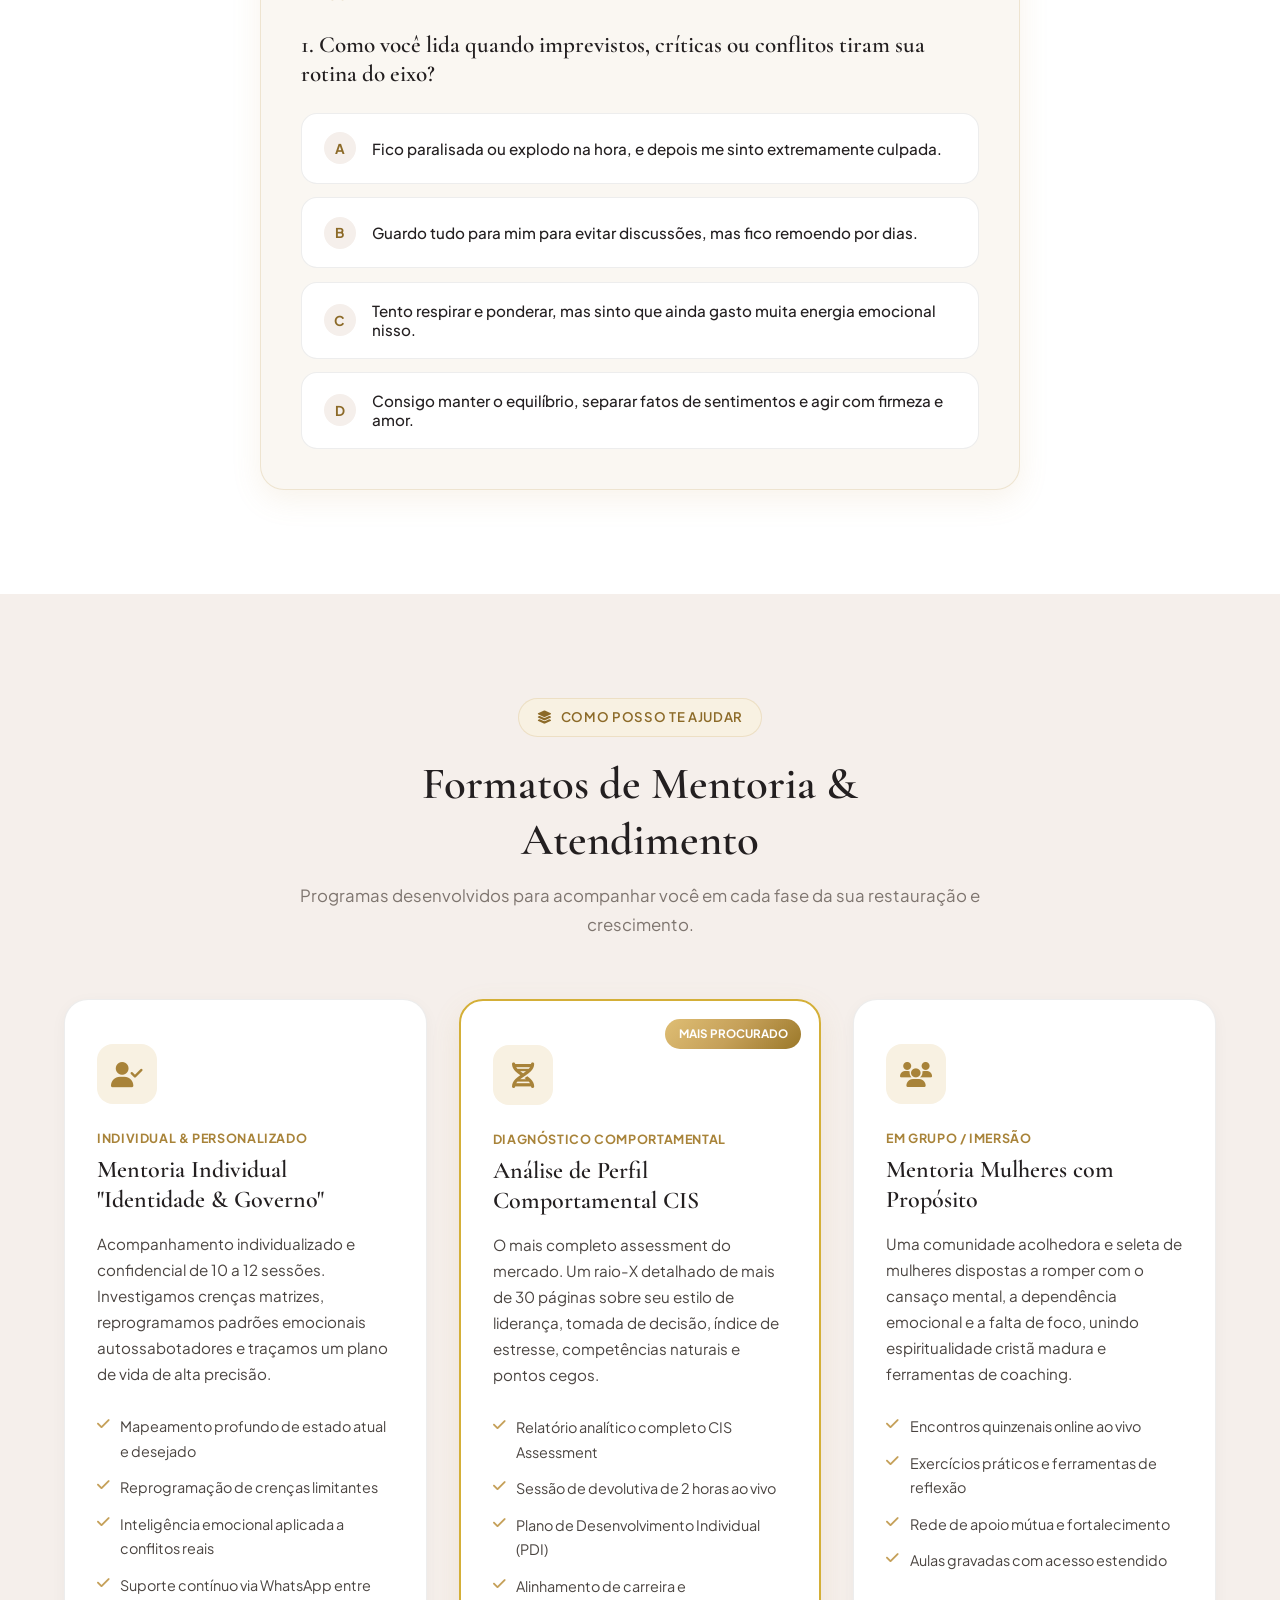
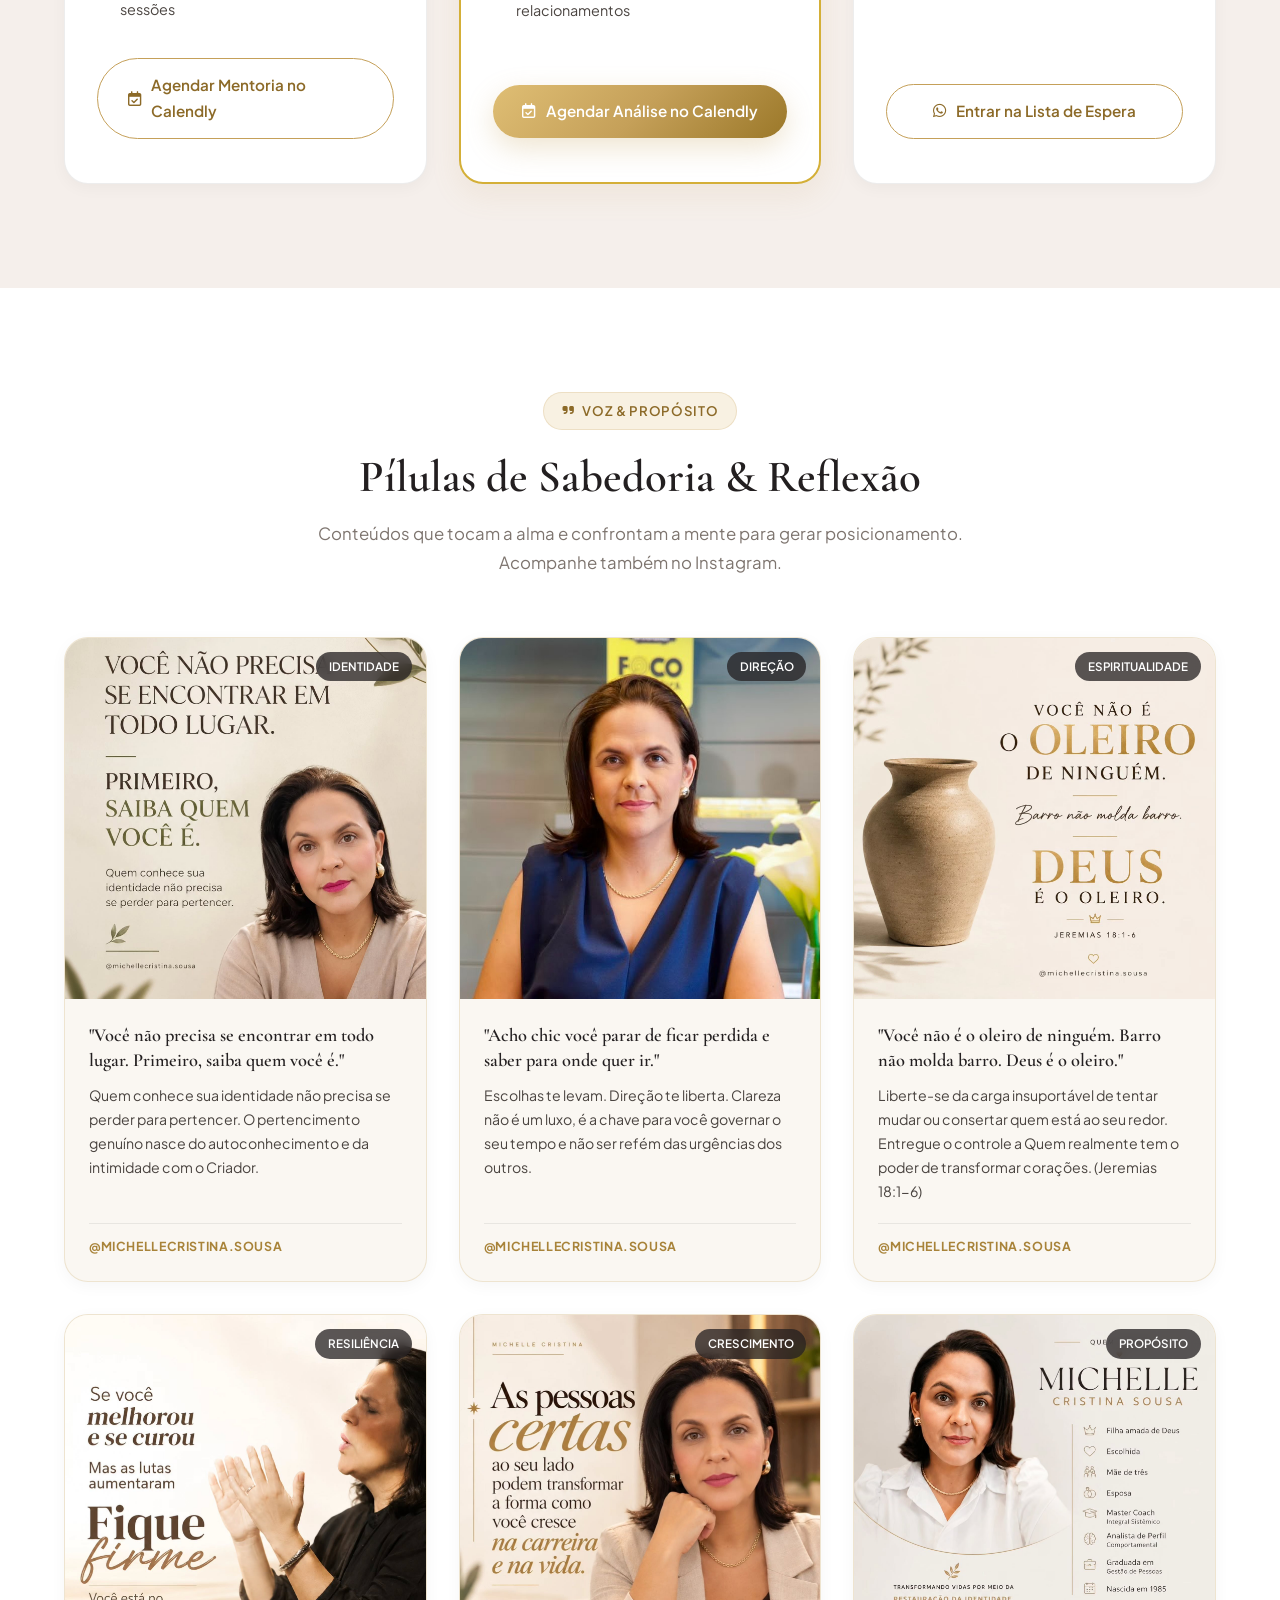
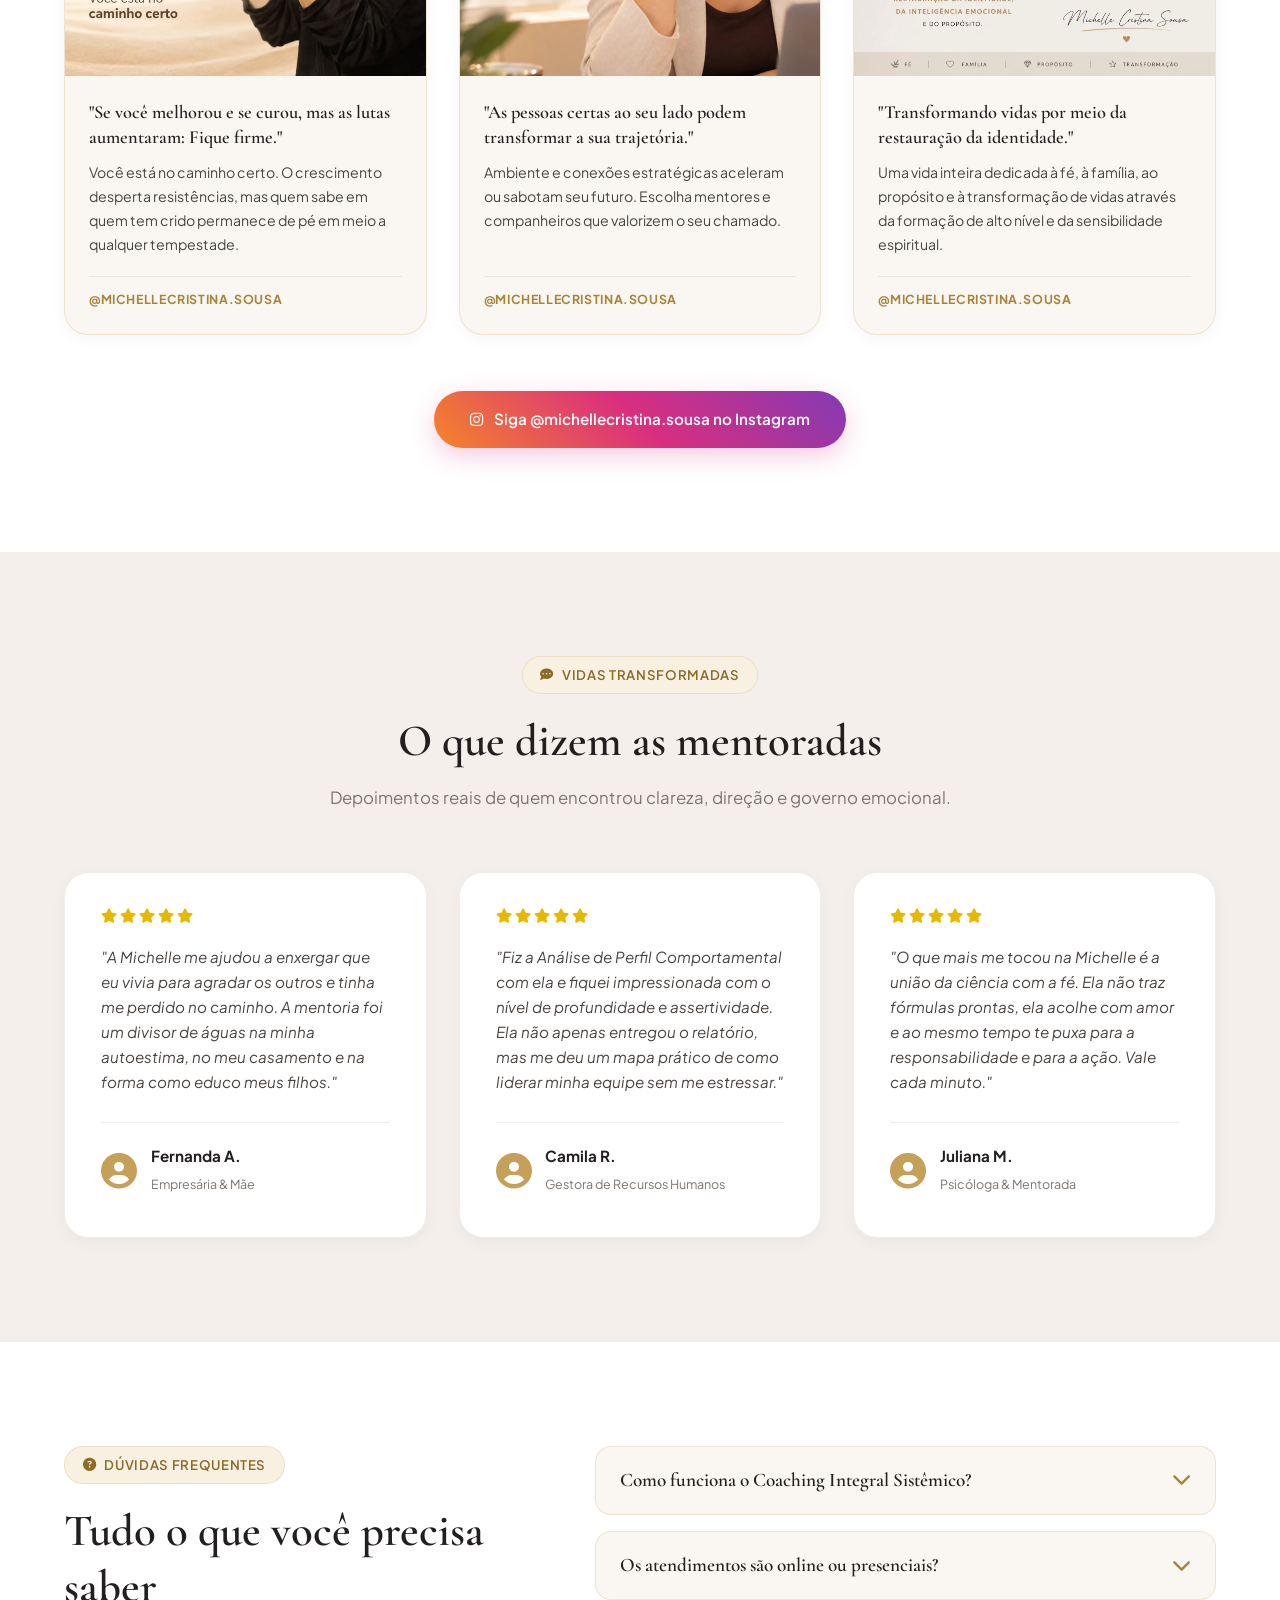
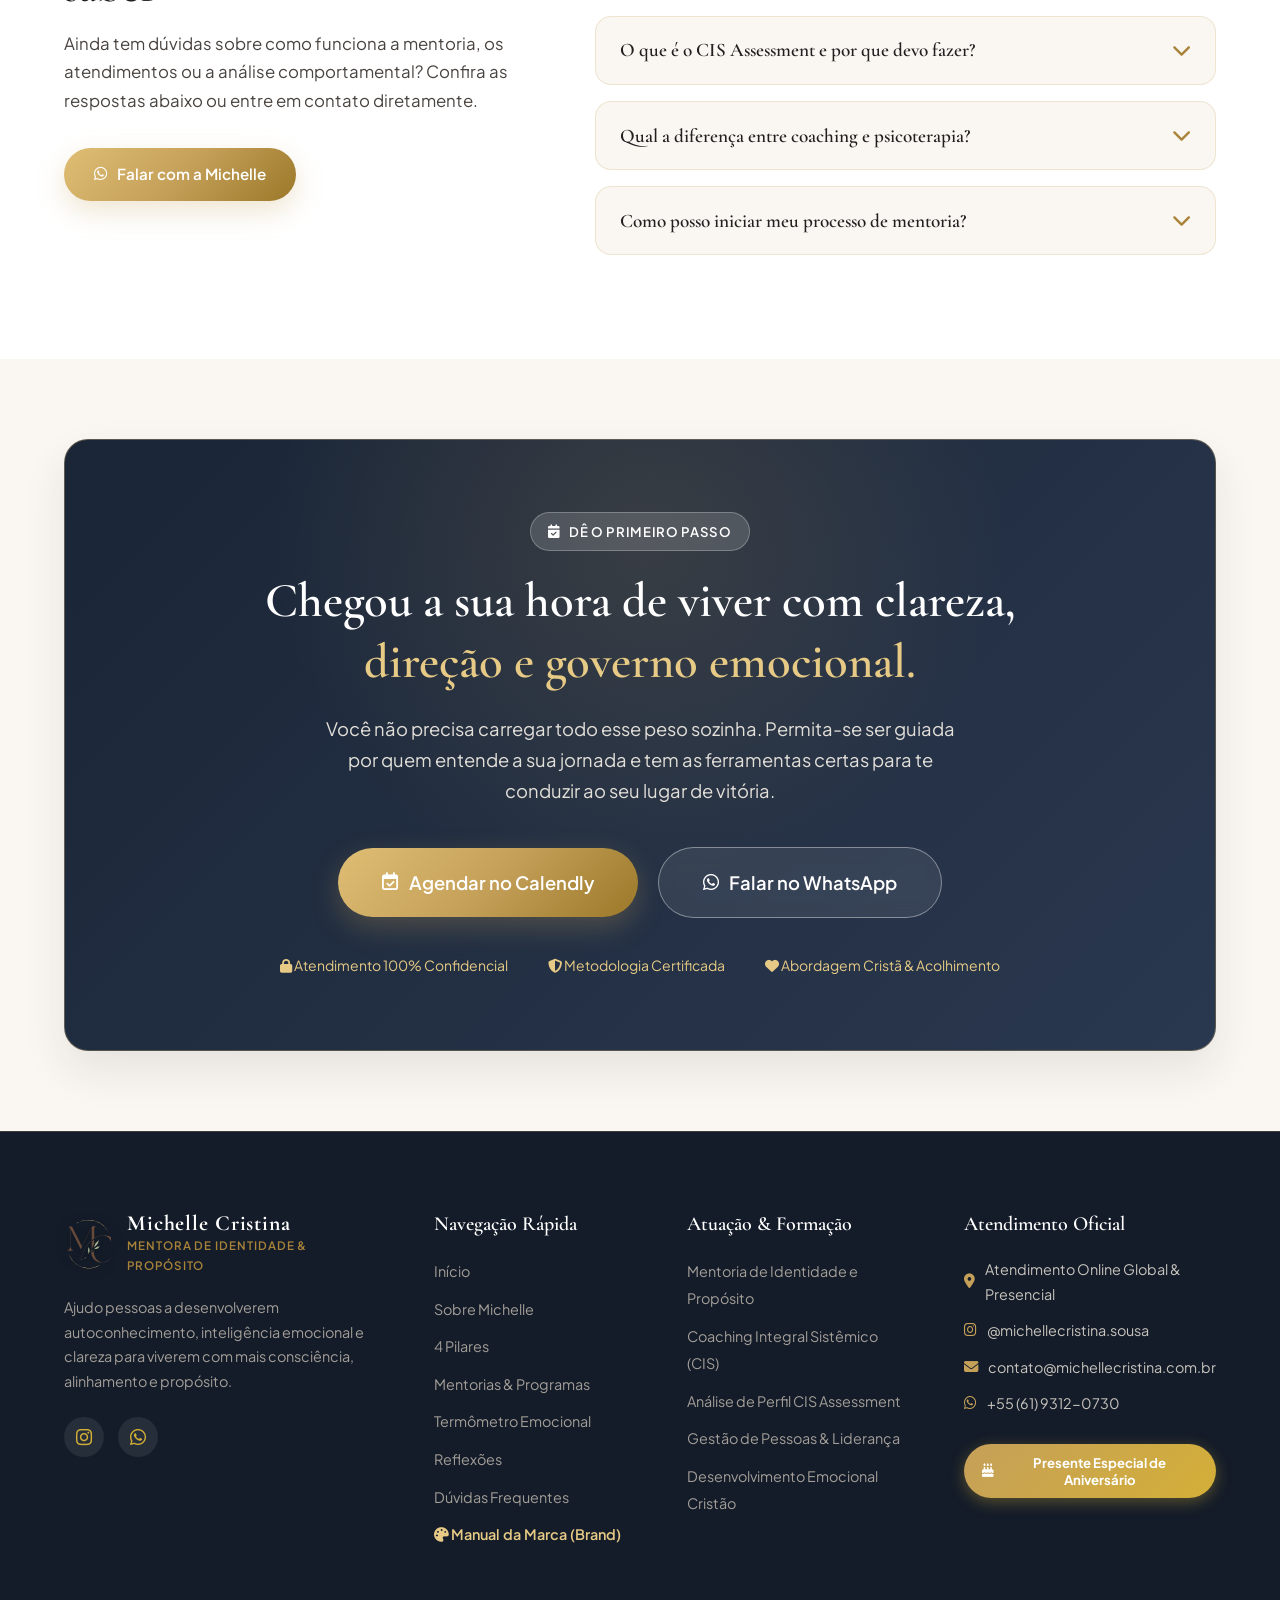
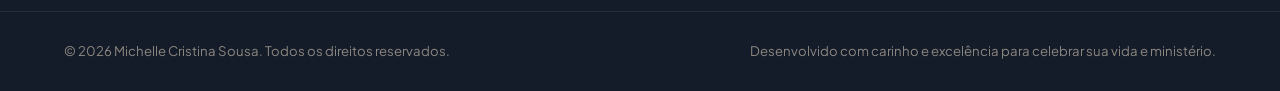
<file: template-coach-emocional/index.html>
<!DOCTYPE html>
<html lang="pt-BR">
<head>
  <meta charset="UTF-8">
  <meta name="viewport" content="width=device-width, initial-scale=1.0">
  <title>Michelle Cristina Sousa | Mentora de Identidade e Propósito</title>
  <meta name="description" content="Mentora de Identidade e Propósito. Ajudo pessoas a desenvolverem autoconhecimento, inteligência emocional e clareza para viverem com mais consciência, alinhamento e propósito. Abordagem cristã fundamentada na Palavra de Deus.">
  <meta name="keywords" content="Michelle Cristina Sousa, mentora de identidade e propósito, mentoria cristã, coach inteligência emocional, master coach integral sistêmico, análise de perfil comportamental CIS assessment, gestão de pessoas, inteligência emocional">
  <meta name="author" content="Michelle Cristina Sousa">

  <!-- Open Graph / Redes Sociais -->
  <meta property="og:type" content="website">
  <meta property="og:title" content="Michelle Cristina Sousa | Mentora de Identidade e Propósito">
  <meta property="og:description" content="Ajudo pessoas a desenvolverem autoconhecimento, inteligência emocional e clareza para viverem com mais consciência, alinhamento e propósito.">
  <meta property="og:image" content="assets/michelle-hero-studio.jpg">

  <!-- Google Fonts -->
  <link rel="preconnect" href="https://fonts.googleapis.com">
  <link rel="preconnect" href="https://fonts.gstatic.com" crossorigin>
  <link href="https://fonts.googleapis.com/css2?family=Cormorant+Garamond:ital,wght@0,400;0,500;0,600;0,700;1,400;1,600&family=Great+Vibes&family=Playfair+Display:ital,wght@0,500;0,600;0,700;1,400;1,600&family=Plus+Jakarta+Sans:wght@300;400;500;600;700&display=swap" rel="stylesheet">

  <!-- Font Awesome Icons -->
  <link rel="stylesheet" href="https://cdnjs.cloudflare.com/ajax/libs/font-awesome/6.5.1/css/all.min.css">

  <link rel="stylesheet" href="style.css">

  <!-- Calendly Widget CSS & JS -->
  <link href="https://assets.calendly.com/assets/external/widget.css" rel="stylesheet">
  <script src="https://assets.calendly.com/assets/external/widget.js" type="text/javascript" async></script>

  <!-- Favicon -->
  <link rel="icon" type="image/jpeg" href="assets/michelle-portrait-close.jpg">

  <!-- Schema.org JSON-LD -->
  <script type="application/ld+json">
  {
    "@context": "https://schema.org",
    "@type": "Person",
    "name": "Michelle Cristina Sousa",
    "jobTitle": "Mentora de Identidade e Propósito | Master Coach CIS",
    "description": "Ajudo pessoas a desenvolverem autoconhecimento, inteligência emocional e clareza para viverem com mais consciência, alinhamento e propósito.",
    "knowsAbout": ["Mentoria de Identidade", "Inteligência Emocional", "Coaching Integral Sistêmico", "Análise de Perfil Comportamental", "Gestão de Pessoas"],
    "sameAs": [
      "https://www.instagram.com/michellecristina.sousa"
    ]
  }
  </script>
</head>
<body>

  <!-- Top Announcement Bar -->
  <div class="announcement-bar">
    <div class="container announcement-content">
      <span class="announcement-quote">
        <i class="fa-solid fa-sparkles text-gold"></i>
        <em>"Escolhas te levam. Direção te liberta."</em>
      </span>
      <span class="announcement-action">
        <a href="https://calendly.com/michelle-mentoraidentidadeeproposito/coaching-individual" 
           target="_blank" 
           onclick="Calendly.initPopupWidget({url: 'https://calendly.com/michelle-mentoraidentidadeeproposito/coaching-individual'});return false;" 
           class="announcement-link">
          <i class="fa-regular fa-calendar-check"></i> Agendar Sessão no Calendly
        </a>
      </span>
    </div>
  </div>

  <!-- Header / Navigation -->
  <header class="site-header" id="header">
    <div class="container header-container">
      <a href="#" class="brand-logo">
        <img src="assets/logo-monogram-isotype.svg" alt="Michelle Cristina Sousa - Monograma Oficial" class="brand-logo-img">
        <div class="brand-text">
          <span class="brand-name">Michelle Cristina</span>
          <span class="brand-title">Mentora de Identidade & Propósito</span>
        </div>
      </a>

      <nav class="main-nav" id="mainNav">
        <ul class="nav-list">
          <li><a href="#inicio" class="nav-link active">Início</a></li>
          <li><a href="#sobre" class="nav-link">Sobre Mim</a></li>
          <li><a href="#pilares" class="nav-link">4 Pilares</a></li>
          <li><a href="#mentorias" class="nav-link">Mentorias</a></li>
          <li><a href="#teste" class="nav-link">Termômetro Emocional</a></li>
          <li><a href="#reflexoes" class="nav-link">Reflexões</a></li>
          <li><a href="#faq" class="nav-link">FAQ</a></li>
        </ul>
        <div class="nav-mobile-cta">
          <a href="https://calendly.com/michelle-mentoraidentidadeeproposito/coaching-individual" 
             target="_blank" 
             onclick="Calendly.initPopupWidget({url: 'https://calendly.com/michelle-mentoraidentidadeeproposito/coaching-individual'});return false;" 
             class="btn btn-gold btn-block">
            <i class="fa-regular fa-calendar-check"></i>
            <span>Agendar no Calendly</span>
          </a>
          <a href="https://wa.me/556193120730?text=Ol%C3%A1%20Michelle!%20Gostaria%20de%20saber%20mais%20sobre%20suas%20mentorias." 
             target="_blank" rel="noopener" class="btn btn-outline btn-block">
            <i class="fa-brands fa-whatsapp"></i> Falar no WhatsApp
          </a>
        </div>
      </nav>

      <div class="header-actions">
        <a href="https://calendly.com/michelle-mentoraidentidadeeproposito/coaching-individual" 
           target="_blank" 
           onclick="Calendly.initPopupWidget({url: 'https://calendly.com/michelle-mentoraidentidadeeproposito/coaching-individual'});return false;" 
           class="btn btn-gold btn-header-mobile" aria-label="Agendar no Calendly">
          <i class="fa-regular fa-calendar-check"></i>
        </a>
        <a href="https://calendly.com/michelle-mentoraidentidadeeproposito/coaching-individual" 
           target="_blank" 
           onclick="Calendly.initPopupWidget({url: 'https://calendly.com/michelle-mentoraidentidadeeproposito/coaching-individual'});return false;" 
           class="btn btn-gold btn-header">
          <i class="fa-regular fa-calendar-check"></i>
          <span>Agendar Mentoria</span>
        </a>
        <button class="mobile-toggle" id="mobileToggle" aria-label="Abrir menu">
          <span></span>
          <span></span>
          <span></span>
        </button>
      </div>
    </div>
  </header>

  <!-- Mobile Backdrop Overlay -->
  <div class="nav-backdrop" id="navBackdrop"></div>

  <!-- Hero Section -->
  <section class="hero-section" id="inicio">
    <div class="hero-background-shape"></div>
    <div class="container hero-container">
      <div class="hero-content">
        <div class="badge-tag">
          <i class="fa-solid fa-compass"></i>
          <span>Mentora de Identidade e Propósito</span>
        </div>

        <h1 class="hero-title">
          Você não precisa se perder <br>
          <span class="highlight-gold">para pertencer.</span> <br>
          <span class="italic-serif">Primeiro, saiba quem você é.</span>
        </h1>

        <p class="hero-description">
          Ajudo pessoas a desenvolverem <strong>autoconhecimento, inteligência emocional e clareza</strong> 
          para viverem com mais consciência, alinhamento e propósito. Minha atuação como <strong>Mentora</strong> 
          integra desenvolvimento humano, compreensão dos padrões comportamentais e identidade, com uma 
          <strong>abordagem cristã fundamentada na Palavra de Deus</strong>.
        </p>

        <div class="hero-cta-group">
          <a href="https://calendly.com/michelle-mentoraidentidadeeproposito/coaching-individual" 
             target="_blank" 
             onclick="Calendly.initPopupWidget({url: 'https://calendly.com/michelle-mentoraidentidadeeproposito/coaching-individual'});return false;" 
             class="btn btn-gold btn-lg">
            <i class="fa-regular fa-calendar-check"></i>
            <span>Agendar no Calendly</span>
          </a>
          <a href="#teste" class="btn btn-outline btn-lg">
            <i class="fa-solid fa-heart-pulse"></i>
            <span>Fazer Teste Emocional Grátis</span>
          </a>
        </div>

        <!-- Social Proof Stats -->
        <div class="hero-proof-strip">
          <div class="proof-item">
            <span class="proof-number">Mentora</span>
            <span class="proof-label">Identidade & Propósito</span>
          </div>
          <div class="proof-divider"></div>
          <div class="proof-item">
            <span class="proof-number">Master Coach</span>
            <span class="proof-label">Integral Sistêmico (CIS)</span>
          </div>
          <div class="proof-divider"></div>
          <div class="proof-item">
            <span class="proof-number">CIS Assessment</span>
            <span class="proof-label">Analista Comportamental</span>
          </div>
          <div class="proof-divider"></div>
          <div class="proof-item">
            <span class="proof-number">Gestão Pessoas</span>
            <span class="proof-label">Desenvolvimento Humano</span>
          </div>
        </div>
      </div>

      <div class="hero-visual">
        <div class="hero-card-frame">
          <div class="frame-decoration frame-1"></div>
          <div class="frame-decoration frame-2"></div>
          <div class="hero-image-wrapper">
            <img src="assets/michelle-hero-studio.jpg" alt="Michelle Cristina Sousa - Mentora de Identidade e Propósito" class="hero-main-img">
            <div class="hero-overlay-gradient"></div>
          </div>

          <!-- Floating Badges -->
          <div class="floating-badge badge-top-right">
            <i class="fa-solid fa-star text-gold"></i>
            <div>
              <strong>Escolhas te levam</strong>
              <span>Direção te liberta.</span>
            </div>
          </div>

          <div class="floating-badge badge-bottom-left">
            <div class="badge-icon-wrap">
              <i class="fa-solid fa-award"></i>
            </div>
            <div>
              <strong>Alta Performance & Fé</strong>
              <span>Metodologia Comprovada</span>
            </div>
          </div>
        </div>
      </div>
    </div>
  </section>

  <!-- Quote Banner -->
  <section class="banner-quote-section">
    <div class="container">
      <div class="quote-box">
        <i class="fa-solid fa-quote-left quote-icon-bg"></i>
        <p class="quote-text">
          "As pessoas certas ao seu lado podem transformar a forma como você cresce na carreira e na vida."
        </p>
        <div class="quote-author">
          <span class="author-name">Michelle Cristina Sousa</span>
          <span class="author-role">Mentora de Identidade & Propósito</span>
        </div>
      </div>
    </div>
  </section>

  <!-- About Section (Quem Sou Eu) -->
  <section class="about-section" id="sobre">
    <div class="container about-container">
      <div class="about-visual">
        <div class="about-mosaic">
          <div class="mosaic-item mosaic-main">
            <img src="assets/michelle-consultorio-sentada.jpg" alt="Michelle Cristina Sousa em seu consultório">
          </div>
          <div class="mosaic-item mosaic-secondary">
            <img src="assets/michelle-portrait-close.jpg" alt="Michelle Cristina Sousa - Mentora de Identidade e Propósito">
          </div>
          <div class="mosaic-badge">
            <span class="mosaic-script">Desde 1985</span>
            <span class="mosaic-label">Uma trajetória de fé & restauração</span>
          </div>
        </div>
      </div>

      <div class="about-text-content">
        <div class="badge-tag">
          <i class="fa-solid fa-user"></i>
          <span>Quem Sou Eu</span>
        </div>

        <h2 class="section-title">
          Muito prazer, sou <br>
          <span class="highlight-gold">Michelle Cristina Sousa</span>
        </h2>

        <p class="lead-text italic-lead">
          Filha amada de Deus, esposa, mãe de três e apaixonada por pessoas, identidade e transformação.
        </p>

        <p class="body-text">
          Acredito que, quando uma pessoa compreende quem é, reconhece o que precisa ser transformado e assume a responsabilidade pela própria história, ela pode construir uma vida mais consciente, alinhada e com propósito.
        </p>

        <p class="body-text">
          Meu trabalho é ajudar pessoas a desenvolverem <strong>autoconhecimento, inteligência emocional e clareza</strong> para viverem com mais consciência, equilíbrio e direção.
        </p>

        <p class="body-text">
          Por meio do <strong>Coaching Integral Sistêmico (CIS)</strong>, da <strong>Análise de Perfil Comportamental</strong> e da minha formação em <strong>Gestão de Pessoas</strong>, conduzo processos de desenvolvimento que integram identidade, emoções, comportamentos e propósito.
        </p>

        <p class="body-text">
          Minha atuação é fundamentada em conhecimento, ferramentas de desenvolvimento humano e valores que orientam minha própria caminhada: <strong>Deus, família, verdade e responsabilidade.</strong>
        </p>

        <h3 class="about-subheading">Minha formação e atuação</h3>

        <!-- Grid de Formação e Atuação com Mentora em Destaque -->
        <div class="about-credentials-grid">
          <!-- Card Protagonista: Mentora de Identidade e Propósito -->
          <div class="credential-item featured-mentora">
            <div class="credential-icon"><i class="fa-solid fa-compass"></i></div>
            <div class="credential-desc">
              <div class="credential-title-row">
                <strong>Mentora de Identidade e Propósito</strong>
                <span class="protagonismo-badge">Protagonismo</span>
              </div>
              <span>Ajudo pessoas a reconhecerem padrões, ampliarem a consciência sobre si mesmas e encontrarem caminhos para uma vida mais alinhada com seus valores e propósitos.</span>
            </div>
          </div>

          <div class="credential-item">
            <div class="credential-icon"><i class="fa-solid fa-crown text-gold"></i></div>
            <div class="credential-desc">
              <strong>Filha amada de Deus</strong>
              <span>Minha fé em Jesus Cristo é a base da minha identidade, dos meus valores e da forma como enxergo a vida.</span>
            </div>
          </div>

          <div class="credential-item">
            <div class="credential-icon"><i class="fa-solid fa-heart text-gold"></i></div>
            <div class="credential-desc">
              <strong>Esposa e mãe de três</strong>
              <span>A família é um dos valores que orientam minhas escolhas e a maneira como compreendo os relacionamentos.</span>
            </div>
          </div>

          <div class="credential-item">
            <div class="credential-icon"><i class="fa-solid fa-graduation-cap text-gold"></i></div>
            <div class="credential-desc">
              <strong>Master Coach Integral Sistêmico</strong>
              <span>Atuação com a metodologia CIS no desenvolvimento pessoal, emocional e comportamental.</span>
            </div>
          </div>

          <div class="credential-item">
            <div class="credential-icon"><i class="fa-solid fa-brain text-gold"></i></div>
            <div class="credential-desc">
              <strong>Analista de Perfil Comportamental</strong>
              <span>Utilização do CIS Assessment para ampliar o autoconhecimento e a compreensão dos padrões comportamentais.</span>
            </div>
          </div>

          <div class="credential-item">
            <div class="credential-icon"><i class="fa-solid fa-briefcase text-gold"></i></div>
            <div class="credential-desc">
              <strong>Graduada em Gestão de Pessoas</strong>
              <span>Formação voltada ao desenvolvimento humano, aos relacionamentos e à gestão de pessoas.</span>
            </div>
          </div>
        </div>

        <div class="signature-box">
          <p class="signature-quote">"Transformando vidas por meio da restauração da identidade, da inteligência emocional e do propósito."</p>
          <span class="signature-script">Michelle Cristina Sousa</span>
        </div>
      </div>
    </div>
  </section>

  <!-- 4 Pillars Section -->
  <section class="pillars-section" id="pilares">
    <div class="container">
      <div class="section-header text-center">
        <div class="badge-tag">
          <i class="fa-solid fa-gem"></i>
          <span>Fundamentos Inabaláveis</span>
        </div>
        <h2 class="section-title">Os 4 Pilares da Nossa Transformação</h2>
        <p class="section-subtitle">
          Um método equilibrado que integra espírito, mente, relações e ação prática para você não desmoronar.
        </p>
      </div>

      <div class="pillars-grid">
        <!-- Pilar 1 -->
        <div class="pillar-card">
          <div class="pillar-number">01</div>
          <div class="pillar-icon-box">
            <i class="fa-solid fa-dove"></i>
          </div>
          <h3 class="pillar-title">Fé & Identidade</h3>
          <p class="pillar-desc">
            Saber quem você é diante de Deus. O barro não molda o barro; Deus é o oleiro. Quando você descobre sua filiação, você para de mendigar aprovação e passa a governar suas emoções com paz inabalável.
          </p>
          <span class="pillar-tag">Raiz Espiritual</span>
        </div>

        <!-- Pilar 2 -->
        <div class="pillar-card highlighted-pillar">
          <div class="pillar-badge-popular">Central</div>
          <div class="pillar-number">02</div>
          <div class="pillar-icon-box">
            <i class="fa-solid fa-heart-pulse"></i>
          </div>
          <h3 class="pillar-title">Inteligência Emocional</h3>
          <p class="pillar-desc">
            Autoconsciência, autocontrole e empatia. Aprenda a não reagir pelo calor do impulso, cure feridas e traumas do passado e blinde sua mente contra o esgotamento, a ansiedade e o medo do futuro.
          </p>
          <span class="pillar-tag">Saúde Mental</span>
        </div>

        <!-- Pilar 3 -->
        <div class="pillar-card">
          <div class="pillar-number">03</div>
          <div class="pillar-icon-box">
            <i class="fa-solid fa-people-roof"></i>
          </div>
          <h3 class="pillar-title">Família & Relações</h3>
          <p class="pillar-desc">
            O sucesso profissional não compensa o fracasso no lar. Restauramos a comunicação conjugal, a autoridade com amor na criação dos filhos e a capacidade de construir conexões profundas e verdadeiras.
          </p>
          <span class="pillar-tag">Harmonia no Lar</span>
        </div>

        <!-- Pilar 4 -->
        <div class="pillar-card">
          <div class="pillar-number">04</div>
          <div class="pillar-icon-box">
            <i class="fa-solid fa-compass"></i>
          </div>
          <h3 class="pillar-title">Propósito & Direção</h3>
          <p class="pillar-desc">
            Escolhas te levam, mas direção te liberta. Metas claras, posicionamento profissional magnético e plano de ação estruturado para você parar de patinar e caminhar em linha reta rumo aos seus sonhos.
          </p>
          <span class="pillar-tag">Vida Prática</span>
        </div>
      </div>
    </div>
  </section>

  <!-- Interactive Assessment Test (Termômetro Emocional) -->
  <section class="quiz-section" id="teste">
    <div class="container">
      <div class="quiz-wrapper">
        <div class="quiz-intro text-center">
          <div class="badge-tag">
            <i class="fa-solid fa-stethoscope"></i>
            <span>Diagnóstico Rápido Gratuito</span>
          </div>
          <h2 class="section-title">Termômetro da Inteligência Emocional</h2>
          <p class="quiz-desc">
            Responda 4 perguntas simples em menos de 1 minuto para receber um direcionamento 
            personalizado da Master Coach Michelle Cristina Sousa.
          </p>
        </div>

        <div class="quiz-card" id="quizCard">
          <div class="quiz-progress-bar">
            <div class="progress-fill" id="progressFill" style="width: 25%;"></div>
          </div>

          <div class="quiz-step-indicator" id="stepIndicator">Pergunta 1 de 4</div>

          <!-- Question Container -->
          <div class="quiz-question-container" id="quizQuestionContainer">
            <!-- Injected by JS -->
          </div>

          <!-- Result Container (Hidden Initially) -->
          <div class="quiz-result-container hidden" id="quizResultContainer">
            <div class="result-badge"><i class="fa-solid fa-circle-check"></i> Diagnóstico Concluído</div>
            <h3 class="result-title" id="resultTitle"></h3>
            <p class="result-description" id="resultDescription"></p>
            <div class="result-callout" id="resultCallout"></div>
            
            <a href="#" id="resultWhatsAppBtn" class="btn btn-gold btn-lg btn-block" target="_blank">
              <i class="fa-brands fa-whatsapp"></i>
              <span>Conversar com a Michelle sobre meu Resultado</span>
            </a>

            <a href="https://calendly.com/michelle-mentoraidentidadeeproposito/coaching-individual" 
               target="_blank" 
               onclick="Calendly.initPopupWidget({url: 'https://calendly.com/michelle-mentoraidentidadeeproposito/coaching-individual'});return false;" 
               class="btn btn-outline btn-lg btn-block" style="margin-top: 0.85rem;">
              <i class="fa-regular fa-calendar-check"></i>
              <span>Agendar Sessão no Calendly</span>
            </a>
            
            <button class="btn btn-text" id="restartQuizBtn">Refazer o teste</button>
          </div>
        </div>
      </div>
    </div>
  </section>

  <!-- Services / Programs (Mentorias) -->
  <section class="services-section" id="mentorias">
    <div class="container">
      <div class="section-header text-center">
        <div class="badge-tag">
          <i class="fa-solid fa-layer-group"></i>
          <span>Como Posso Te Ajudar</span>
        </div>
        <h2 class="section-title">Formatos de Mentoria & Atendimento</h2>
        <p class="section-subtitle">
          Programas desenvolvidos para acompanhar você em cada fase da sua restauração e crescimento.
        </p>
      </div>

      <div class="services-grid">
        <!-- Serviço 1 -->
        <div class="service-card">
          <div class="service-icon"><i class="fa-solid fa-user-check"></i></div>
          <span class="service-category">Individual & Personalizado</span>
          <h3 class="service-title">Mentoria Individual "Identidade & Governo"</h3>
          <p class="service-description">
            Acompanhamento individualizado e confidencial de 10 a 12 sessões. Investigamos crenças matrizes, reprogramamos padrões emocionais autossabotadores e traçamos um plano de vida de alta precisão.
          </p>
          <ul class="service-features">
            <li><i class="fa-solid fa-check text-gold"></i> Mapeamento profundo de estado atual e desejado</li>
            <li><i class="fa-solid fa-check text-gold"></i> Reprogramação de crenças limitantes</li>
            <li><i class="fa-solid fa-check text-gold"></i> Inteligência emocional aplicada a conflitos reais</li>
            <li><i class="fa-solid fa-check text-gold"></i> Suporte contínuo via WhatsApp entre sessões</li>
          </ul>
          <a href="https://calendly.com/michelle-mentoraidentidadeeproposito/coaching-individual" 
             target="_blank" 
             onclick="Calendly.initPopupWidget({url: 'https://calendly.com/michelle-mentoraidentidadeeproposito/coaching-individual'});return false;" 
             class="btn btn-outline btn-block">
            <i class="fa-regular fa-calendar-check"></i> Agendar Mentoria no Calendly
          </a>
        </div>

        <!-- Serviço 2 (Destaque) -->
        <div class="service-card service-featured">
          <div class="popular-ribbon">Mais Procurado</div>
          <div class="service-icon"><i class="fa-solid fa-dna"></i></div>
          <span class="service-category">Diagnóstico Comportamental</span>
          <h3 class="service-title">Análise de Perfil Comportamental CIS</h3>
          <p class="service-description">
            O mais completo assessment do mercado. Um raio-X detalhado de mais de 30 páginas sobre seu estilo de liderança, tomada de decisão, índice de estresse, competências naturais e pontos cegos.
          </p>
          <ul class="service-features">
            <li><i class="fa-solid fa-check text-gold"></i> Relatório analítico completo CIS Assessment</li>
            <li><i class="fa-solid fa-check text-gold"></i> Sessão de devolutiva de 2 horas ao vivo</li>
            <li><i class="fa-solid fa-check text-gold"></i> Plano de Desenvolvimento Individual (PDI)</li>
            <li><i class="fa-solid fa-check text-gold"></i> Alinhamento de carreira e relacionamentos</li>
          </ul>
          <a href="https://calendly.com/michelle-mentoraidentidadeeproposito/coaching-individual" 
             target="_blank" 
             onclick="Calendly.initPopupWidget({url: 'https://calendly.com/michelle-mentoraidentidadeeproposito/coaching-individual'});return false;" 
             class="btn btn-gold btn-block">
            <i class="fa-regular fa-calendar-check"></i> Agendar Análise no Calendly
          </a>
        </div>

        <!-- Serviço 3 -->
        <div class="service-card">
          <div class="service-icon"><i class="fa-solid fa-users"></i></div>
          <span class="service-category">Em Grupo / Imersão</span>
          <h3 class="service-title">Mentoria Mulheres com Propósito</h3>
          <p class="service-description">
            Uma comunidade acolhedora e seleta de mulheres dispostas a romper com o cansaço mental, a dependência emocional e a falta de foco, unindo espiritualidade cristã madura e ferramentas de coaching.
          </p>
          <ul class="service-features">
            <li><i class="fa-solid fa-check text-gold"></i> Encontros quinzenais online ao vivo</li>
            <li><i class="fa-solid fa-check text-gold"></i> Exercícios práticos e ferramentas de reflexão</li>
            <li><i class="fa-solid fa-check text-gold"></i> Rede de apoio mútua e fortalecimento</li>
            <li><i class="fa-solid fa-check text-gold"></i> Aulas gravadas com acesso estendido</li>
          </ul>
          <a href="https://wa.me/556193120730?text=Ol%C3%A1%20Michelle!%20Gostaria%20de%20entrar%20na%20lista%20de%20espera%20da%20Mentoria%20Mulheres%20com%20Prop%C3%B3sito." 
             target="_blank" rel="noopener" class="btn btn-outline btn-block">
            <i class="fa-brands fa-whatsapp"></i> Entrar na Lista de Espera
          </a>
        </div>
      </div>
    </div>
  </section>

  <!-- Gallery / Wisdom Wall (Reflexões & Posts Oficiais) -->
  <section class="gallery-section" id="reflexoes">
    <div class="container">
      <div class="section-header text-center">
        <div class="badge-tag">
          <i class="fa-solid fa-quote-right"></i>
          <span>Voz & Propósito</span>
        </div>
        <h2 class="section-title">Pílulas de Sabedoria & Reflexão</h2>
        <p class="section-subtitle">
          Conteúdos que tocam a alma e confrontam a mente para gerar posicionamento. Acompanhe também no Instagram.
        </p>
      </div>

      <div class="gallery-grid">
        <!-- Post 1 -->
        <div class="gallery-card">
          <div class="card-img-wrap">
            <img src="assets/michelle-identidade.jpg" alt="Você não precisa se encontrar em todo lugar. Primeiro saiba quem você é.">
            <div class="card-badge">Identidade</div>
          </div>
          <div class="card-body">
            <h4 class="card-quote">"Você não precisa se encontrar em todo lugar. Primeiro, saiba quem você é."</h4>
            <p class="card-caption">Quem conhece sua identidade não precisa se perder para pertencer. O pertencimento genuíno nasce do autoconhecimento e da intimidade com o Criador.</p>
            <div class="card-footer-author">@michellecristina.sousa</div>
          </div>
        </div>

        <!-- Post 2 -->
        <div class="gallery-card">
          <div class="card-img-wrap">
            <img src="assets/michelle-consultorio-olhar.jpg" alt="Acho chic você parar de ficar perdida e saber para onde quer ir.">
            <div class="card-badge">Direção</div>
          </div>
          <div class="card-body">
            <h4 class="card-quote">"Acho chic você parar de ficar perdida e saber para onde quer ir."</h4>
            <p class="card-caption">Escolhas te levam. Direção te liberta. Clareza não é um luxo, é a chave para você governar o seu tempo e não ser refém das urgências dos outros.</p>
            <div class="card-footer-author">@michellecristina.sousa</div>
          </div>
        </div>

        <!-- Post 3 -->
        <div class="gallery-card">
          <div class="card-img-wrap">
            <img src="assets/oleiro-vaso.jpg" alt="Você não é o oleiro de ninguém. Barro não molda barro.">
            <div class="card-badge">Espiritualidade</div>
          </div>
          <div class="card-body">
            <h4 class="card-quote">"Você não é o oleiro de ninguém. Barro não molda barro. Deus é o oleiro."</h4>
            <p class="card-caption">Liberte-se da carga insuportável de tentar mudar ou consertar quem está ao seu redor. Entregue o controle a Quem realmente tem o poder de transformar corações. (Jeremias 18:1-6)</p>
            <div class="card-footer-author">@michellecristina.sousa</div>
          </div>
        </div>

        <!-- Post 4 -->
        <div class="gallery-card">
          <div class="card-img-wrap">
            <img src="assets/michelle-oracao.jpg" alt="Se você melhorou e se curou mas as lutas aumentaram: Fique firme.">
            <div class="card-badge">Resiliência</div>
          </div>
          <div class="card-body">
            <h4 class="card-quote">"Se você melhorou e se curou, mas as lutas aumentaram: Fique firme."</h4>
            <p class="card-caption">Você está no caminho certo. O crescimento desperta resistências, mas quem sabe em quem tem crido permanece de pé em meio a qualquer tempestade.</p>
            <div class="card-footer-author">@michellecristina.sousa</div>
          </div>
        </div>

        <!-- Post 5 -->
        <div class="gallery-card">
          <div class="card-img-wrap">
            <img src="assets/michelle-carreira.jpg" alt="As pessoas certas ao seu lado transformam a forma como você cresce.">
            <div class="card-badge">Crescimento</div>
          </div>
          <div class="card-body">
            <h4 class="card-quote">"As pessoas certas ao seu lado podem transformar a sua trajetória."</h4>
            <p class="card-caption">Ambiente e conexões estratégicas aceleram ou sabotam seu futuro. Escolha mentores e companheiros que valorizem o seu chamado.</p>
            <div class="card-footer-author">@michellecristina.sousa</div>
          </div>
        </div>

        <!-- Post 6 -->
        <div class="gallery-card">
          <div class="card-img-wrap">
            <img src="assets/bio-infografico.jpg" alt="Quem Sou Eu - Michelle Cristina Sousa">
            <div class="card-badge">Propósito</div>
          </div>
          <div class="card-body">
            <h4 class="card-quote">"Transformando vidas por meio da restauração da identidade."</h4>
            <p class="card-caption">Uma vida inteira dedicada à fé, à família, ao propósito e à transformação de vidas através da formação de alto nível e da sensibilidade espiritual.</p>
            <div class="card-footer-author">@michellecristina.sousa</div>
          </div>
        </div>
      </div>

      <div class="instagram-follow-strip text-center">
        <a href="https://www.instagram.com/michellecristina.sousa" target="_blank" rel="noopener" class="btn btn-instagram">
          <i class="fa-brands fa-instagram"></i>
          <span>Siga @michellecristina.sousa no Instagram</span>
        </a>
      </div>
    </div>
  </section>

  <!-- Testimonials Section -->
  <section class="testimonials-section">
    <div class="container">
      <div class="section-header text-center">
        <div class="badge-tag">
          <i class="fa-solid fa-comment-dots"></i>
          <span>Vidas Transformadas</span>
        </div>
        <h2 class="section-title">O que dizem as mentoradas</h2>
        <p class="section-subtitle">Depoimentos reais de quem encontrou clareza, direção e governo emocional.</p>
      </div>

      <div class="testimonials-grid">
        <div class="testimonial-card">
          <div class="stars-rating">
            <i class="fa-solid fa-star"></i><i class="fa-solid fa-star"></i><i class="fa-solid fa-star"></i><i class="fa-solid fa-star"></i><i class="fa-solid fa-star"></i>
          </div>
          <p class="testimonial-text">
            "A Michelle me ajudou a enxergar que eu vivia para agradar os outros e tinha me perdido no caminho. A mentoria foi um divisor de águas na minha autoestima, no meu casamento e na forma como educo meus filhos."
          </p>
          <div class="testimonial-author">
            <div class="author-avatar"><i class="fa-solid fa-user-circle"></i></div>
            <div>
              <strong>Fernanda A.</strong>
              <span>Empresária & Mãe</span>
            </div>
          </div>
        </div>

        <div class="testimonial-card">
          <div class="stars-rating">
            <i class="fa-solid fa-star"></i><i class="fa-solid fa-star"></i><i class="fa-solid fa-star"></i><i class="fa-solid fa-star"></i><i class="fa-solid fa-star"></i>
          </div>
          <p class="testimonial-text">
            "Fiz a Análise de Perfil Comportamental com ela e fiquei impressionada com o nível de profundidade e assertividade. Ela não apenas entregou o relatório, mas me deu um mapa prático de como liderar minha equipe sem me estressar."
          </p>
          <div class="testimonial-author">
            <div class="author-avatar"><i class="fa-solid fa-user-circle"></i></div>
            <div>
              <strong>Camila R.</strong>
              <span>Gestora de Recursos Humanos</span>
            </div>
          </div>
        </div>

        <div class="testimonial-card">
          <div class="stars-rating">
            <i class="fa-solid fa-star"></i><i class="fa-solid fa-star"></i><i class="fa-solid fa-star"></i><i class="fa-solid fa-star"></i><i class="fa-solid fa-star"></i>
          </div>
          <p class="testimonial-text">
            "O que mais me tocou na Michelle é a união da ciência com a fé. Ela não traz fórmulas prontas, ela acolhe com amor e ao mesmo tempo te puxa para a responsabilidade e para a ação. Vale cada minuto."
          </p>
          <div class="testimonial-author">
            <div class="author-avatar"><i class="fa-solid fa-user-circle"></i></div>
            <div>
              <strong>Juliana M.</strong>
              <span>Psicóloga & Mentorada</span>
            </div>
          </div>
        </div>
      </div>
    </div>
  </section>

  <!-- FAQ Section -->
  <section class="faq-section" id="faq">
    <div class="container faq-container">
      <div class="faq-intro">
        <div class="badge-tag">
          <i class="fa-solid fa-circle-question"></i>
          <span>Dúvidas Frequentes</span>
        </div>
        <h2 class="section-title">Tudo o que você precisa saber</h2>
        <p class="faq-description">
          Ainda tem dúvidas sobre como funciona a mentoria, os atendimentos ou a análise comportamental? 
          Confira as respostas abaixo ou entre em contato diretamente.
        </p>
        <a href="#contato" class="btn btn-gold">
          <i class="fa-brands fa-whatsapp"></i> Falar com a Michelle
        </a>
      </div>

      <div class="faq-accordion">
        <div class="faq-item">
          <button class="faq-question">
            <span>Como funciona o Coaching Integral Sistêmico?</span>
            <i class="fa-solid fa-chevron-down"></i>
          </button>
          <div class="faq-answer">
            <p>O Coaching Integral Sistêmico é uma metodologia comprovada que trabalha a razão e a emoção de forma integrada. Diferente de treinamentos puramente teóricos, nós atuamos na reprogramação neural de crenças para que os resultados sejam permanentes em todas as áreas da vida: emocional, conjugal, filhos, profissional e financeira.</p>
          </div>
        </div>

        <div class="faq-item">
          <button class="faq-question">
            <span>Os atendimentos são online ou presenciais?</span>
            <i class="fa-solid fa-chevron-down"></i>
          </button>
          <div class="faq-answer">
            <p>Atendo clientes em todo o Brasil e no exterior através de plataformas de videoconferência seguras (Google Meet ou Zoom), com total privacidade e a mesma eficácia da sessão presencial. Atendimentos presenciais ocorrem conforme disponibilidade de agenda.</p>
          </div>
        </div>

        <div class="faq-item">
          <button class="faq-question">
            <span>O que é o CIS Assessment e por que devo fazer?</span>
            <i class="fa-solid fa-chevron-down"></i>
          </button>
          <div class="faq-answer">
            <p>É uma ferramenta de mapeamento comportamental com mais de 98% de precisão científica. Você responde um questionário online de 15 minutos e recebe um relatório completo de mais de 30 páginas, seguido de uma sessão de devolutiva com a Michelle para desvendar seu estilo natural de agir, perfil de liderança, gatilhos de estresse e potenciais ocultos.</p>
          </div>
        </div>

        <div class="faq-item">
          <button class="faq-question">
            <span>Qual a diferença entre coaching e psicoterapia?</span>
            <i class="fa-solid fa-chevron-down"></i>
          </button>
          <div class="faq-answer">
            <p>Enquanto a psicoterapia foca no tratamento de patologias, traumas clínicos e diagnósticos médicos, o Coaching de Inteligência Emocional tem foco no estado atual, na identificação de recursos internos, na restauração da identidade e na construção acelerada de um futuro pleno, saudável e equilibrado.</p>
          </div>
        </div>

        <div class="faq-item">
          <button class="faq-question">
            <span>Como posso iniciar meu processo de mentoria?</span>
            <i class="fa-solid fa-chevron-down"></i>
          </button>
          <div class="faq-answer">
            <p>O primeiro passo é clicar no botão do WhatsApp nesta página para falar com nossa equipe. Faremos uma breve triagem para entender seu momento atual e indicar o formato mais adequado para o seu objetivo.</p>
          </div>
        </div>
      </div>
    </div>
  </section>

  <!-- CTA Section / Contato -->
  <section class="cta-section" id="contato">
    <div class="container">
      <div class="cta-box">
        <div class="cta-content">
          <div class="badge-tag badge-white">
            <i class="fa-solid fa-calendar-check"></i>
            <span>Dê o Primeiro Passo</span>
          </div>

          <h2 class="cta-title">
            Chegou a sua hora de viver com clareza, <br>
            <span class="highlight-gold-light">direção e governo emocional.</span>
          </h2>

          <p class="cta-subtitle">
            Você não precisa carregar todo esse peso sozinha. Permita-se ser guiada por quem entende 
            a sua jornada e tem as ferramentas certas para te conduzir ao seu lugar de vitória.
          </p>

          <div class="cta-buttons">
            <a href="https://calendly.com/michelle-mentoraidentidadeeproposito/coaching-individual" 
               target="_blank" 
               onclick="Calendly.initPopupWidget({url: 'https://calendly.com/michelle-mentoraidentidadeeproposito/coaching-individual'});return false;" 
               class="btn btn-gold btn-xl">
              <i class="fa-regular fa-calendar-check"></i>
              <span>Agendar no Calendly</span>
            </a>
            <a href="https://wa.me/556193120730?text=Ol%C3%A1%20Michelle!%20Conheci%20seu%20site%20e%20gostaria%20de%20tirar%20algumas%20d%C3%BAvidas%20sobre%20a%20Mentoria%20de%20Identidade%20e%20Prop%C3%B3sito." 
               target="_blank" rel="noopener" class="btn btn-whatsapp-outline btn-xl">
              <i class="fa-brands fa-whatsapp"></i>
              <span>Falar no WhatsApp</span>
            </a>
          </div>

          <div class="cta-guarantees">
            <span><i class="fa-solid fa-lock"></i> Atendimento 100% Confidencial</span>
            <span><i class="fa-solid fa-shield-halved"></i> Metodologia Certificada</span>
            <span><i class="fa-solid fa-heart"></i> Abordagem Cristã & Acolhimento</span>
          </div>
        </div>
      </div>
    </div>
  </section>

  <!-- Footer -->
  <footer class="site-footer">
    <div class="container footer-container">
      <div class="footer-col footer-brand">
        <div class="brand-logo footer-logo">
          <img src="assets/logo-monogram-isotype.svg" alt="Michelle Cristina Sousa - Monograma Oficial" class="brand-logo-img footer-logo-img">
          <div class="brand-text">
            <span class="brand-name">Michelle Cristina</span>
            <span class="brand-title">Mentora de Identidade & Propósito</span>
          </div>
        </div>
        <p class="footer-bio">
          Ajudo pessoas a desenvolverem autoconhecimento, inteligência emocional e clareza para viverem com mais consciência, alinhamento e propósito.
        </p>
        <div class="footer-social">
          <a href="https://www.instagram.com/michellecristina.sousa" target="_blank" rel="noopener" aria-label="Instagram">
            <i class="fa-brands fa-instagram"></i>
          </a>
          <a href="https://wa.me/556193120730?text=Ol%C3%A1%20Michelle!" target="_blank" rel="noopener" aria-label="WhatsApp">
            <i class="fa-brands fa-whatsapp"></i>
          </a>
        </div>
      </div>

      <div class="footer-col">
        <h4 class="footer-heading">Navegação Rápida</h4>
        <ul class="footer-links">
          <li><a href="#inicio">Início</a></li>
          <li><a href="#sobre">Sobre Michelle</a></li>
          <li><a href="#pilares">4 Pilares</a></li>
          <li><a href="#mentorias">Mentorias & Programas</a></li>
          <li><a href="#teste">Termômetro Emocional</a></li>
          <li><a href="#reflexoes">Reflexões</a></li>
          <li><a href="#faq">Dúvidas Frequentes</a></li>
          <li><a href="manual-marca.html" target="_blank" style="color: var(--gold-300); font-weight: 600;"><i class="fa-solid fa-palette"></i> Manual da Marca (Brand)</a></li>
        </ul>
      </div>

      <div class="footer-col">
        <h4 class="footer-heading">Atuação & Formação</h4>
        <ul class="footer-links">
          <li><a href="#sobre">Mentoria de Identidade e Propósito</a></li>
          <li><a href="#sobre">Coaching Integral Sistêmico (CIS)</a></li>
          <li><a href="#sobre">Análise de Perfil CIS Assessment</a></li>
          <li><a href="#sobre">Gestão de Pessoas & Liderança</a></li>
          <li><a href="#pilares">Desenvolvimento Emocional Cristão</a></li>
        </ul>
      </div>

      <div class="footer-col">
        <h4 class="footer-heading">Atendimento Oficial</h4>
        <p class="footer-contact-line">
          <i class="fa-solid fa-location-dot text-gold"></i> Atendimento Online Global & Presencial
        </p>
        <p class="footer-contact-line">
          <i class="fa-brands fa-instagram text-gold"></i> @michellecristina.sousa
        </p>
        <p class="footer-contact-line">
          <i class="fa-solid fa-envelope text-gold"></i> contato@michellecristina.com.br
        </p>
        <p class="footer-contact-line">
          <i class="fa-brands fa-whatsapp text-gold"></i> <a href="https://wa.me/556193120730" target="_blank" rel="noopener" style="color: inherit; text-decoration: none;">+55 (61) 9312-0730</a>
        </p>

        <!-- Easter Egg Birthday Tribute Button -->
        <div class="birthday-tribute-box">
          <button id="openBirthdayModalBtn" class="btn-birthday-badge">
            <i class="fa-solid fa-cake-candles"></i> Presente Especial de Aniversário
          </button>
        </div>
      </div>
    </div>

    <div class="footer-bottom">
      <div class="container footer-bottom-container">
        <p>© 2026 Michelle Cristina Sousa. Todos os direitos reservados.</p>
        <p class="footer-credits">
          Desenvolvido com carinho e excelência para celebrar sua vida e ministério.
        </p>
      </div>
    </div>
  </footer>

  <!-- Floating WhatsApp CTA -->
  <a href="https://wa.me/556193120730?text=Ol%C3%A1%20Michelle!%20Gostaria%20de%20conhecer%20mais%20sobre%20suas%20mentorias." 
     class="floating-whatsapp" target="_blank" rel="noopener" aria-label="Falar no WhatsApp">
    <div class="whatsapp-tooltip">Fale com a Michelle</div>
    <i class="fa-brands fa-whatsapp"></i>
  </a>

  <!-- Birthday Modal (Carinho & Celebração) -->
  <div class="modal-overlay hidden" id="birthdayModal">
    <div class="modal-card">
      <button class="modal-close" id="closeBirthdayModalBtn">&times;</button>
      <div class="modal-header-icon">
        <i class="fa-solid fa-gift"></i>
      </div>
      <span class="modal-badge">Homenagem Especial</span>
      <h3 class="modal-title">Feliz Aniversário, Michelle! 🎉</h3>
      <p class="modal-text">
        Este site foi planejado e desenvolvido como um <strong>presente de aniversário inesquecível</strong>, 
        para honrar a sua trajetória de fé, coragem e compromisso com o Reino e com as pessoas.
      </p>
      <div class="modal-highlight-quote">
        "Você é vaso de honra nas mãos do Oleiro. Que este novo ano de vida multiplique sua autoridade, 
        sua paz interior e sua capacidade de restaurar vidas e famílias."
      </div>
      <p class="modal-subtext">
        Mãe, esposa, líder, mentora e filha amada de Deus: celebre a sua vida com o coração cheio de gratidão!
      </p>
      <div class="modal-actions">
        <button class="btn btn-gold" id="closeModalActionBtn">Receber com Gratidão ❤️</button>
      </div>
    </div>
  </div>

  <script src="script.js"></script>
</body>
</html>
</file>
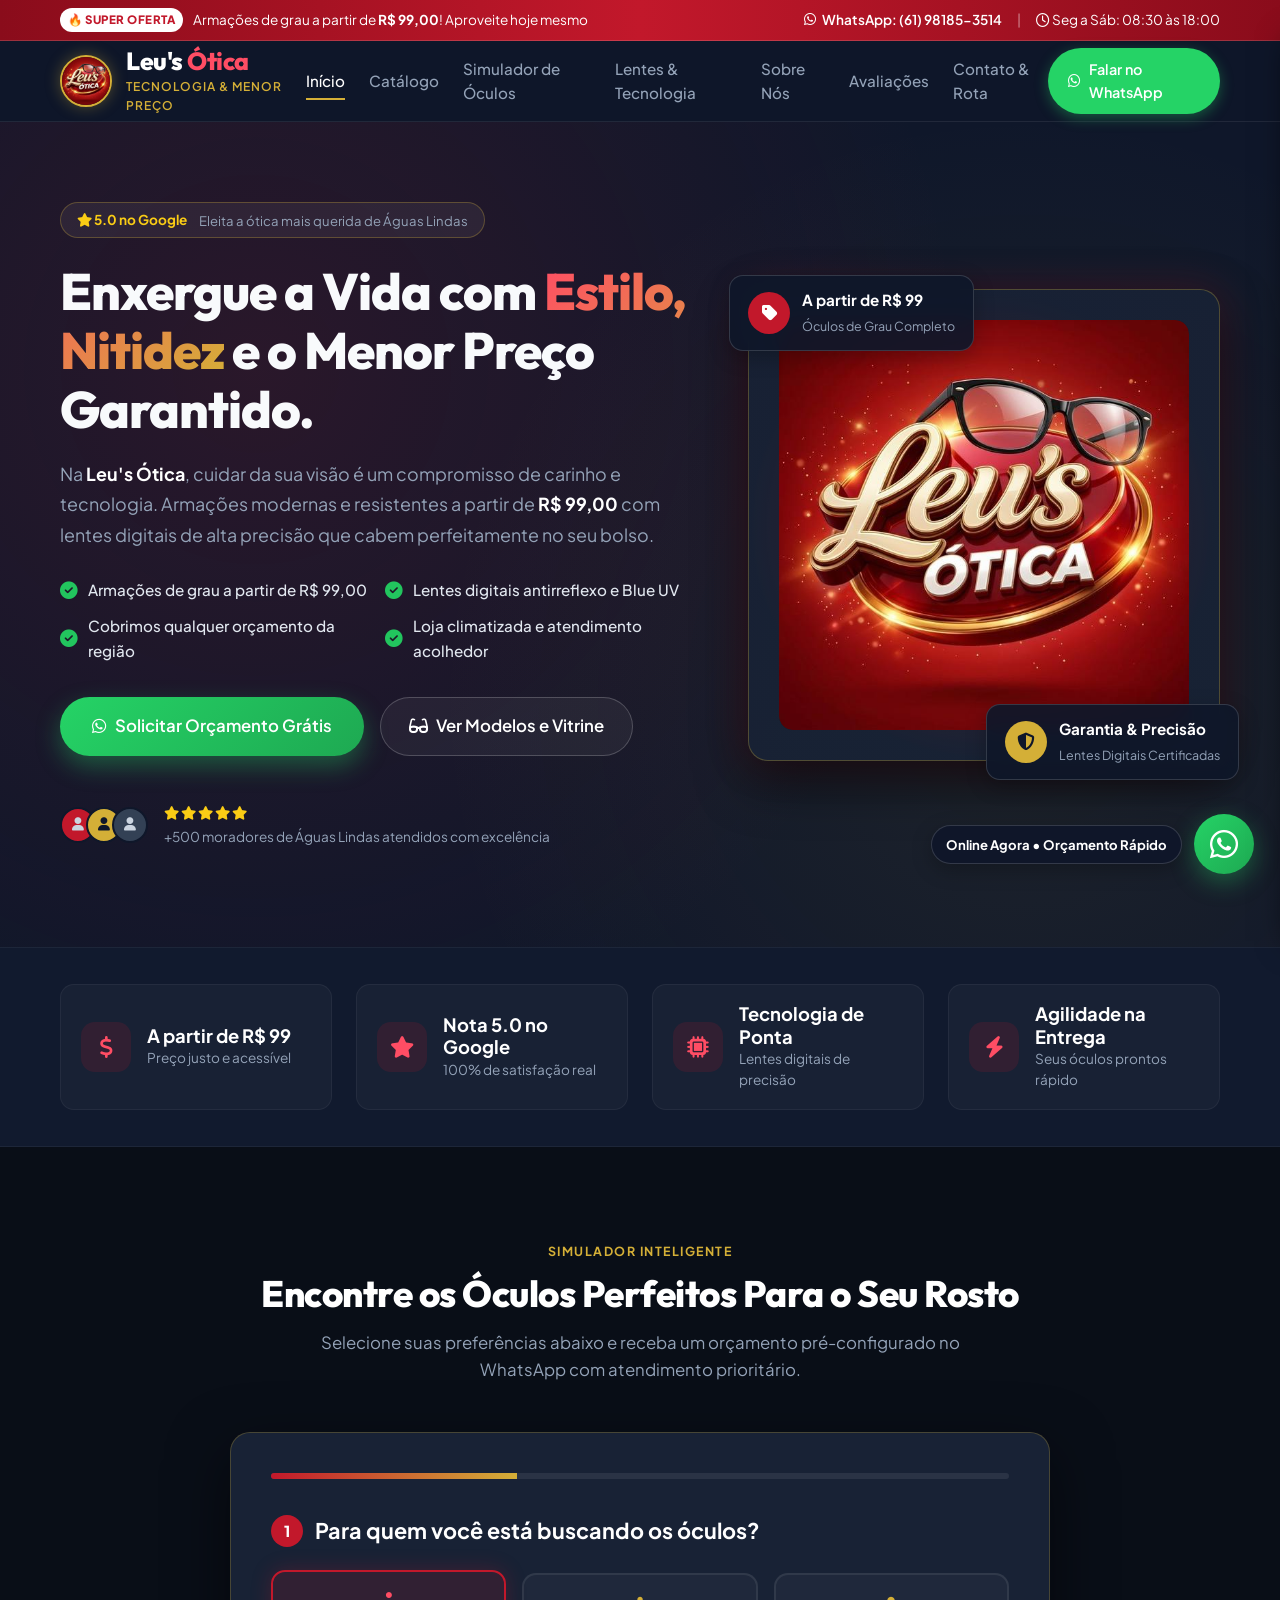
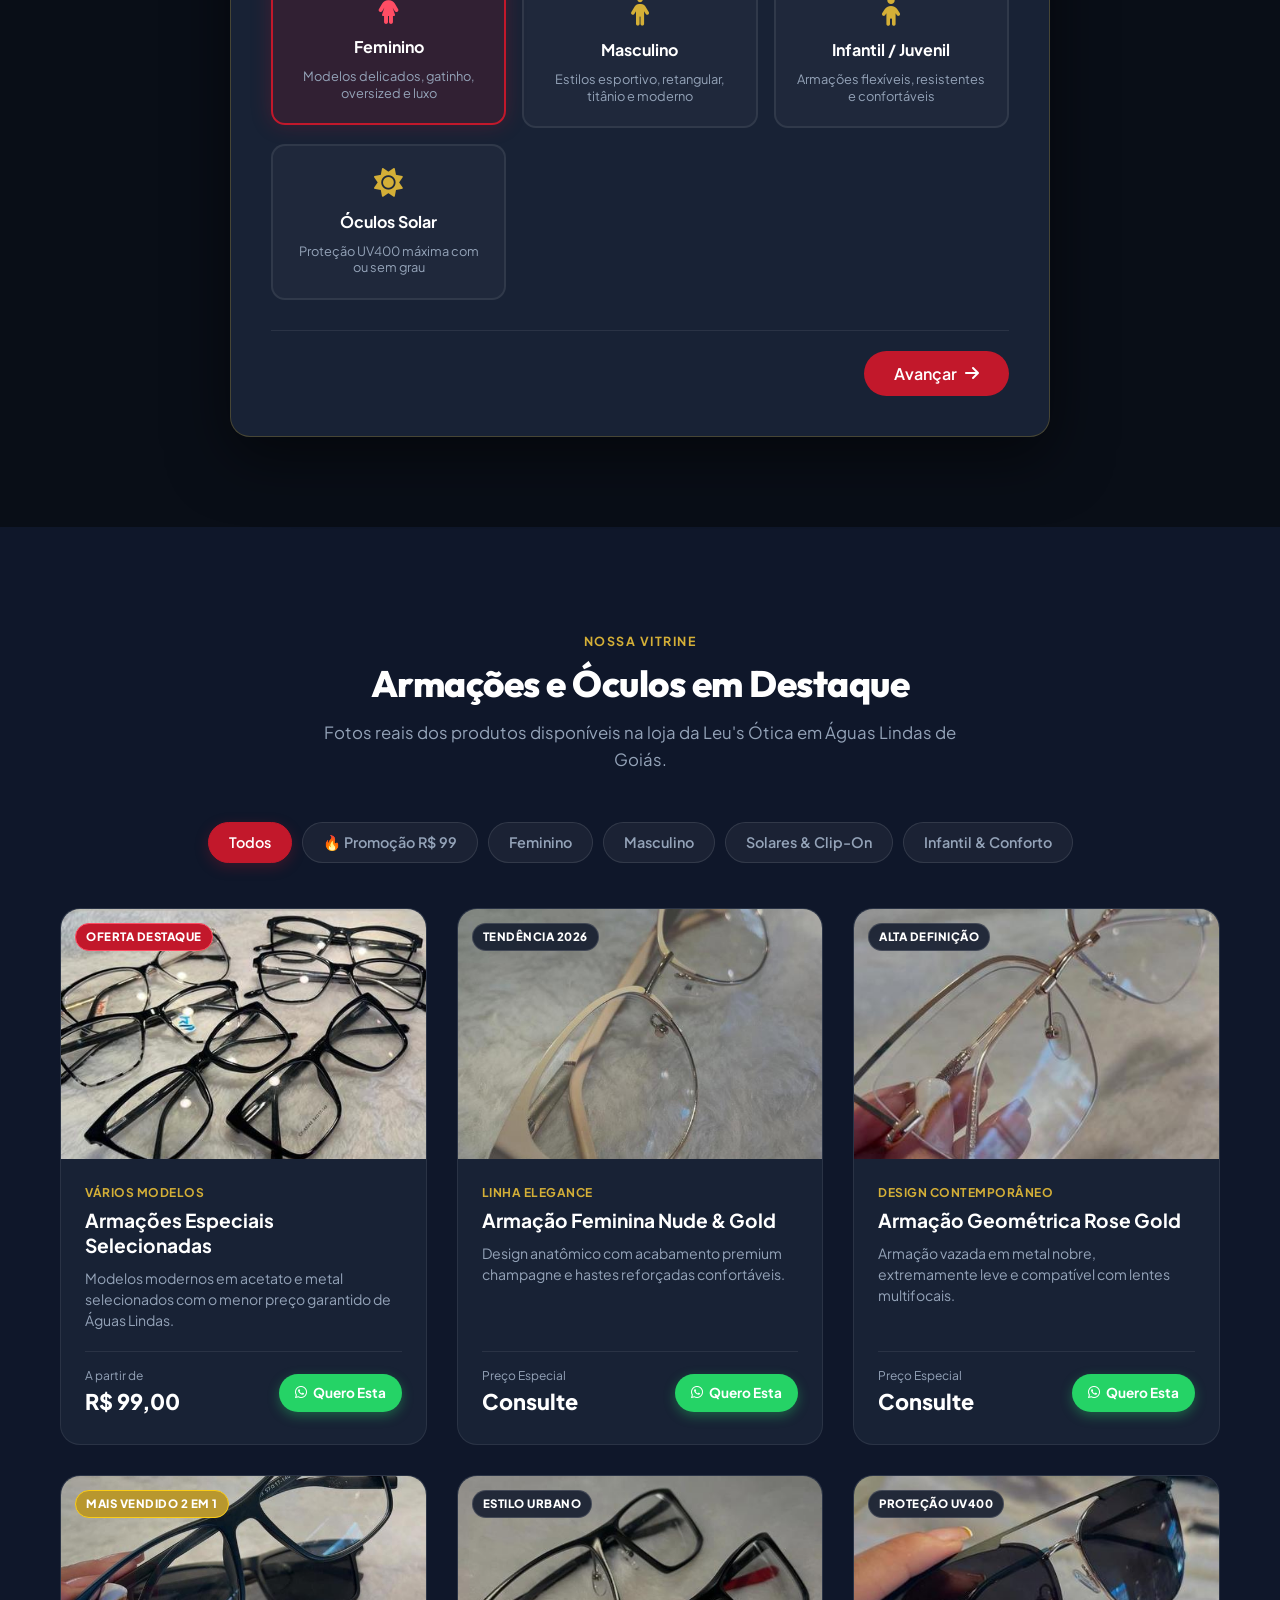
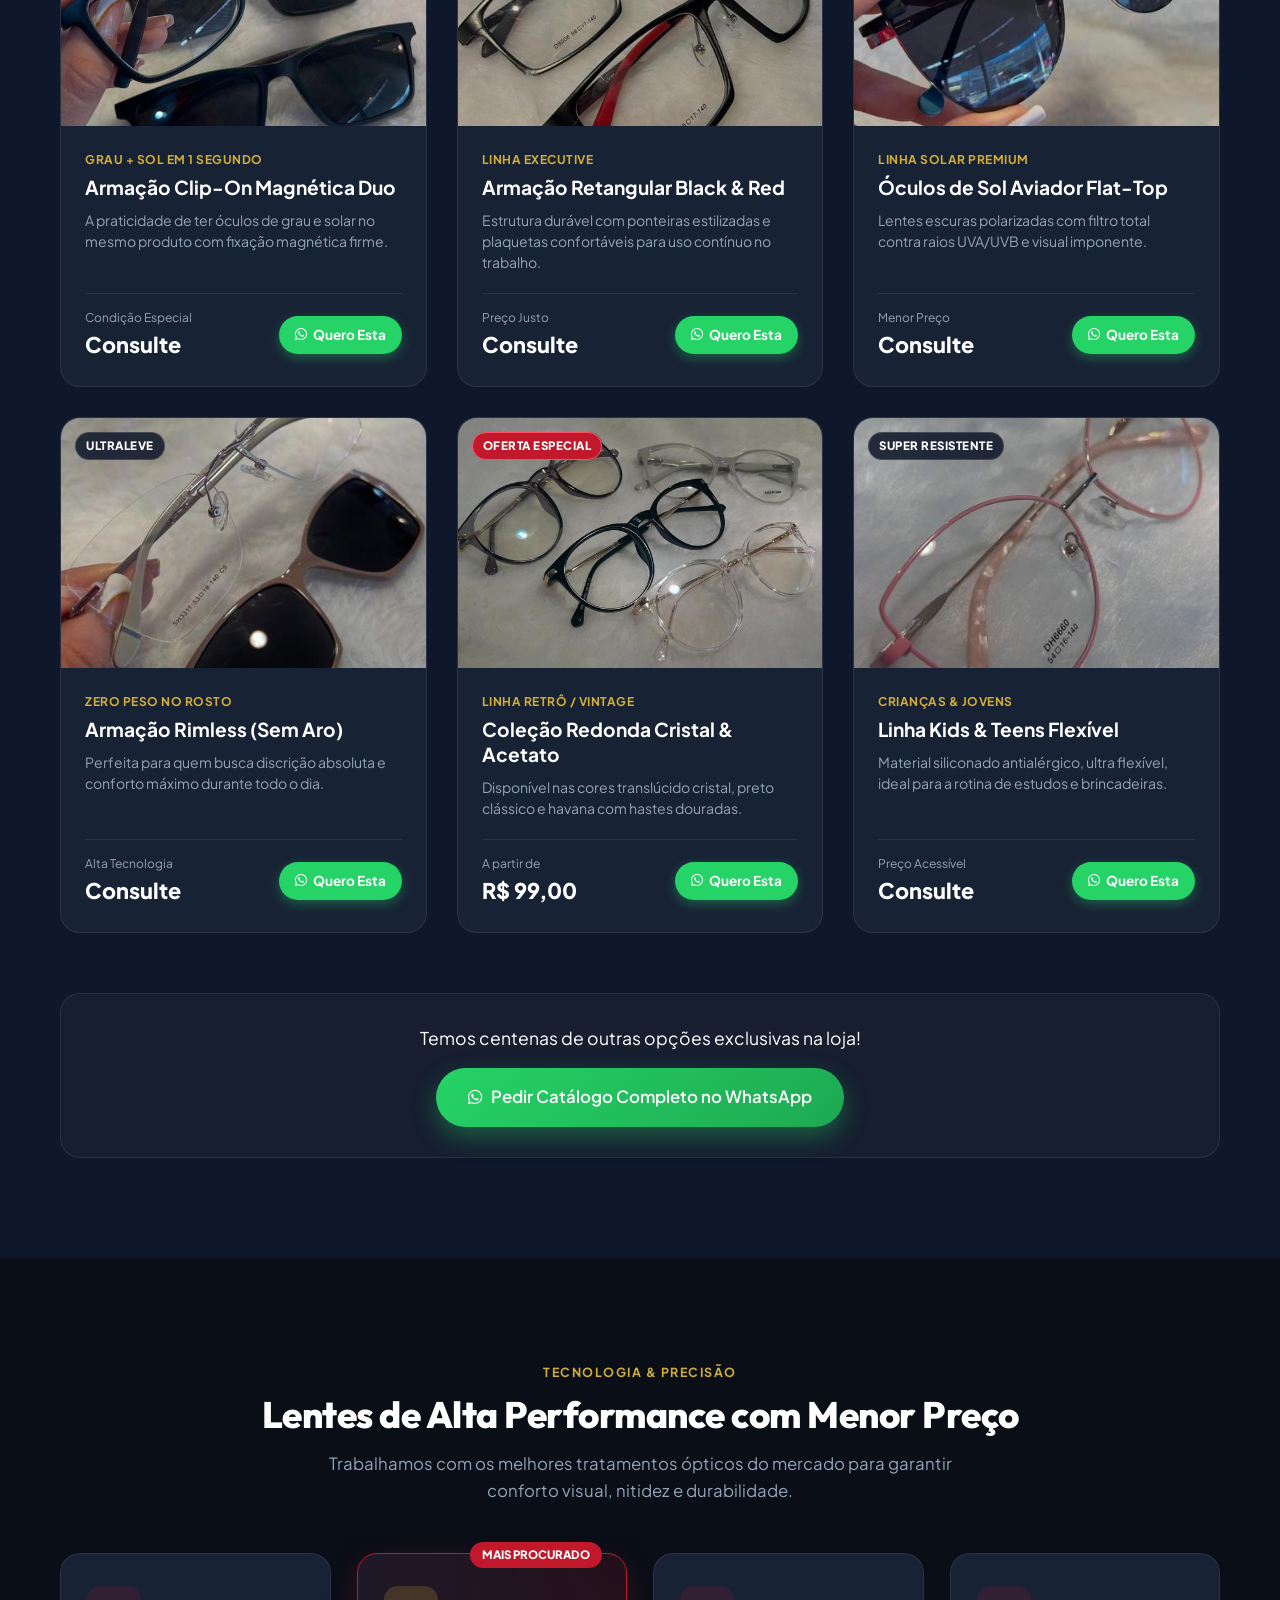
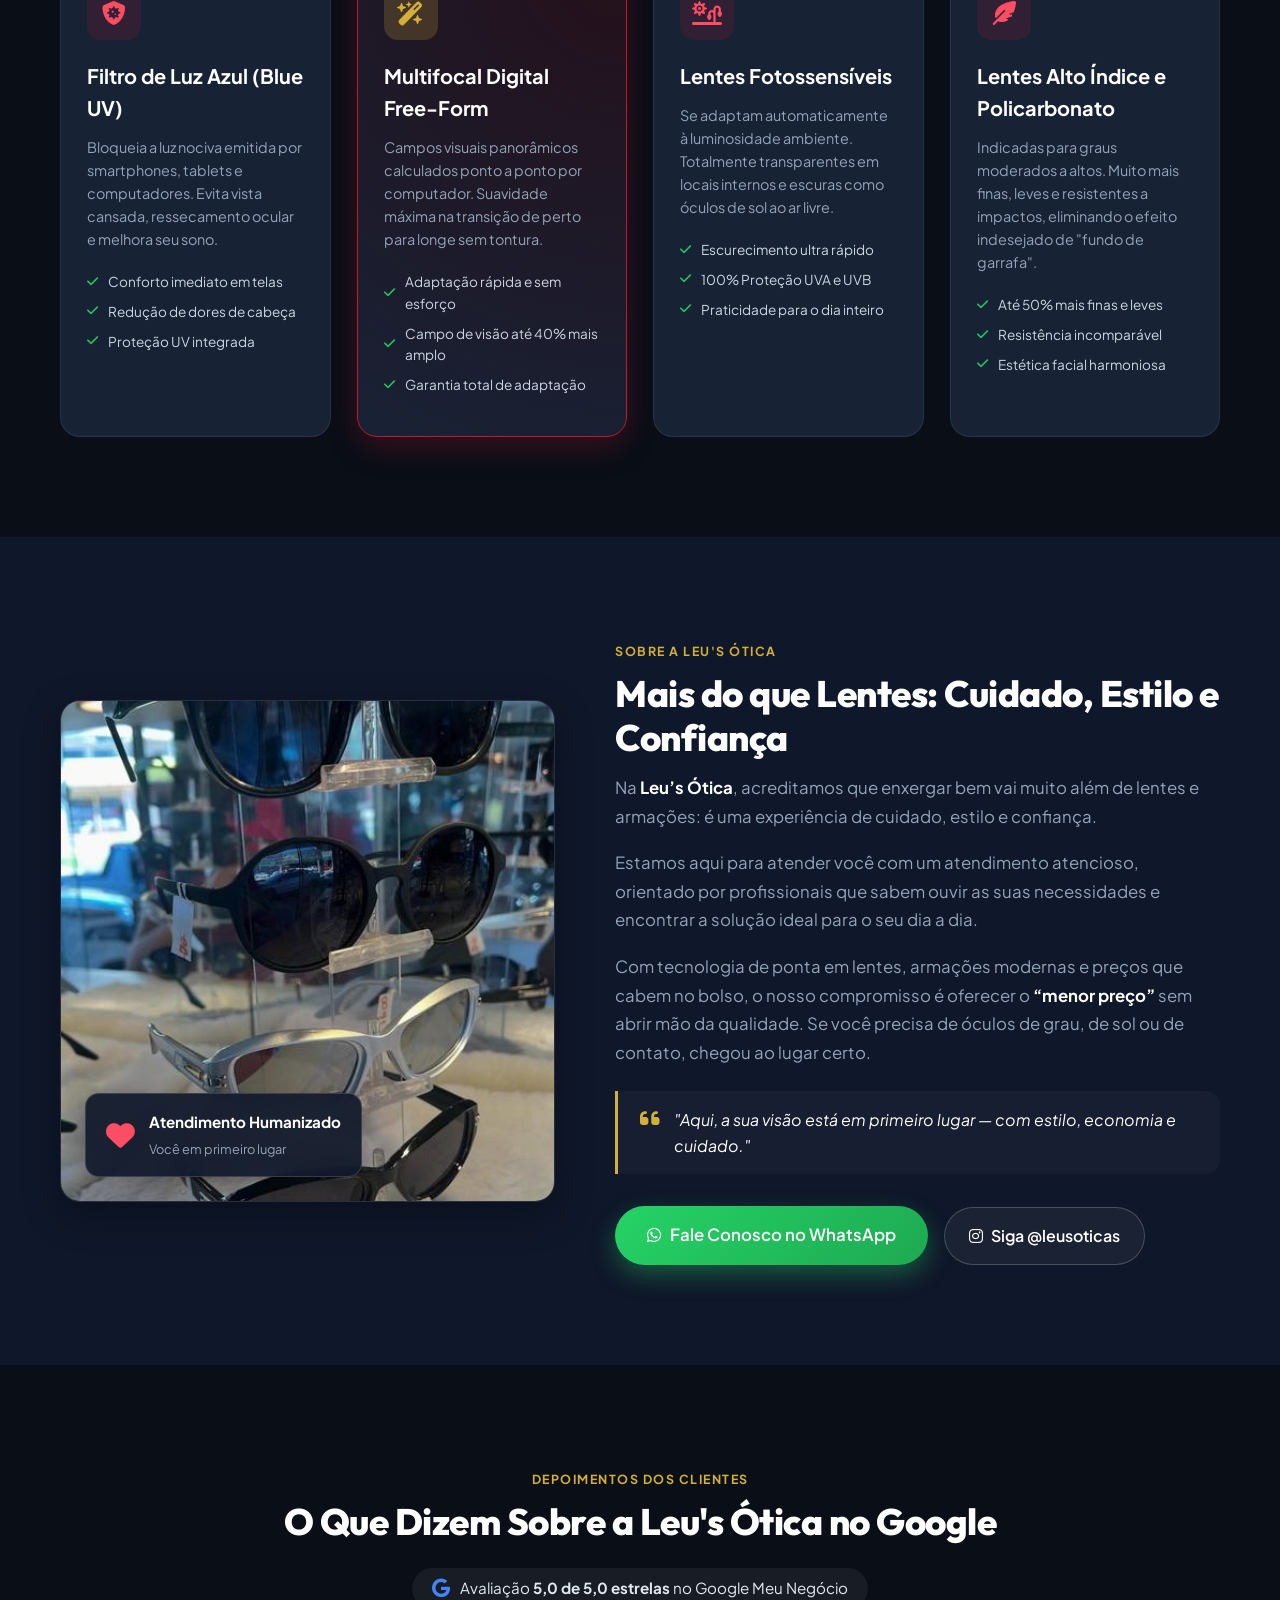
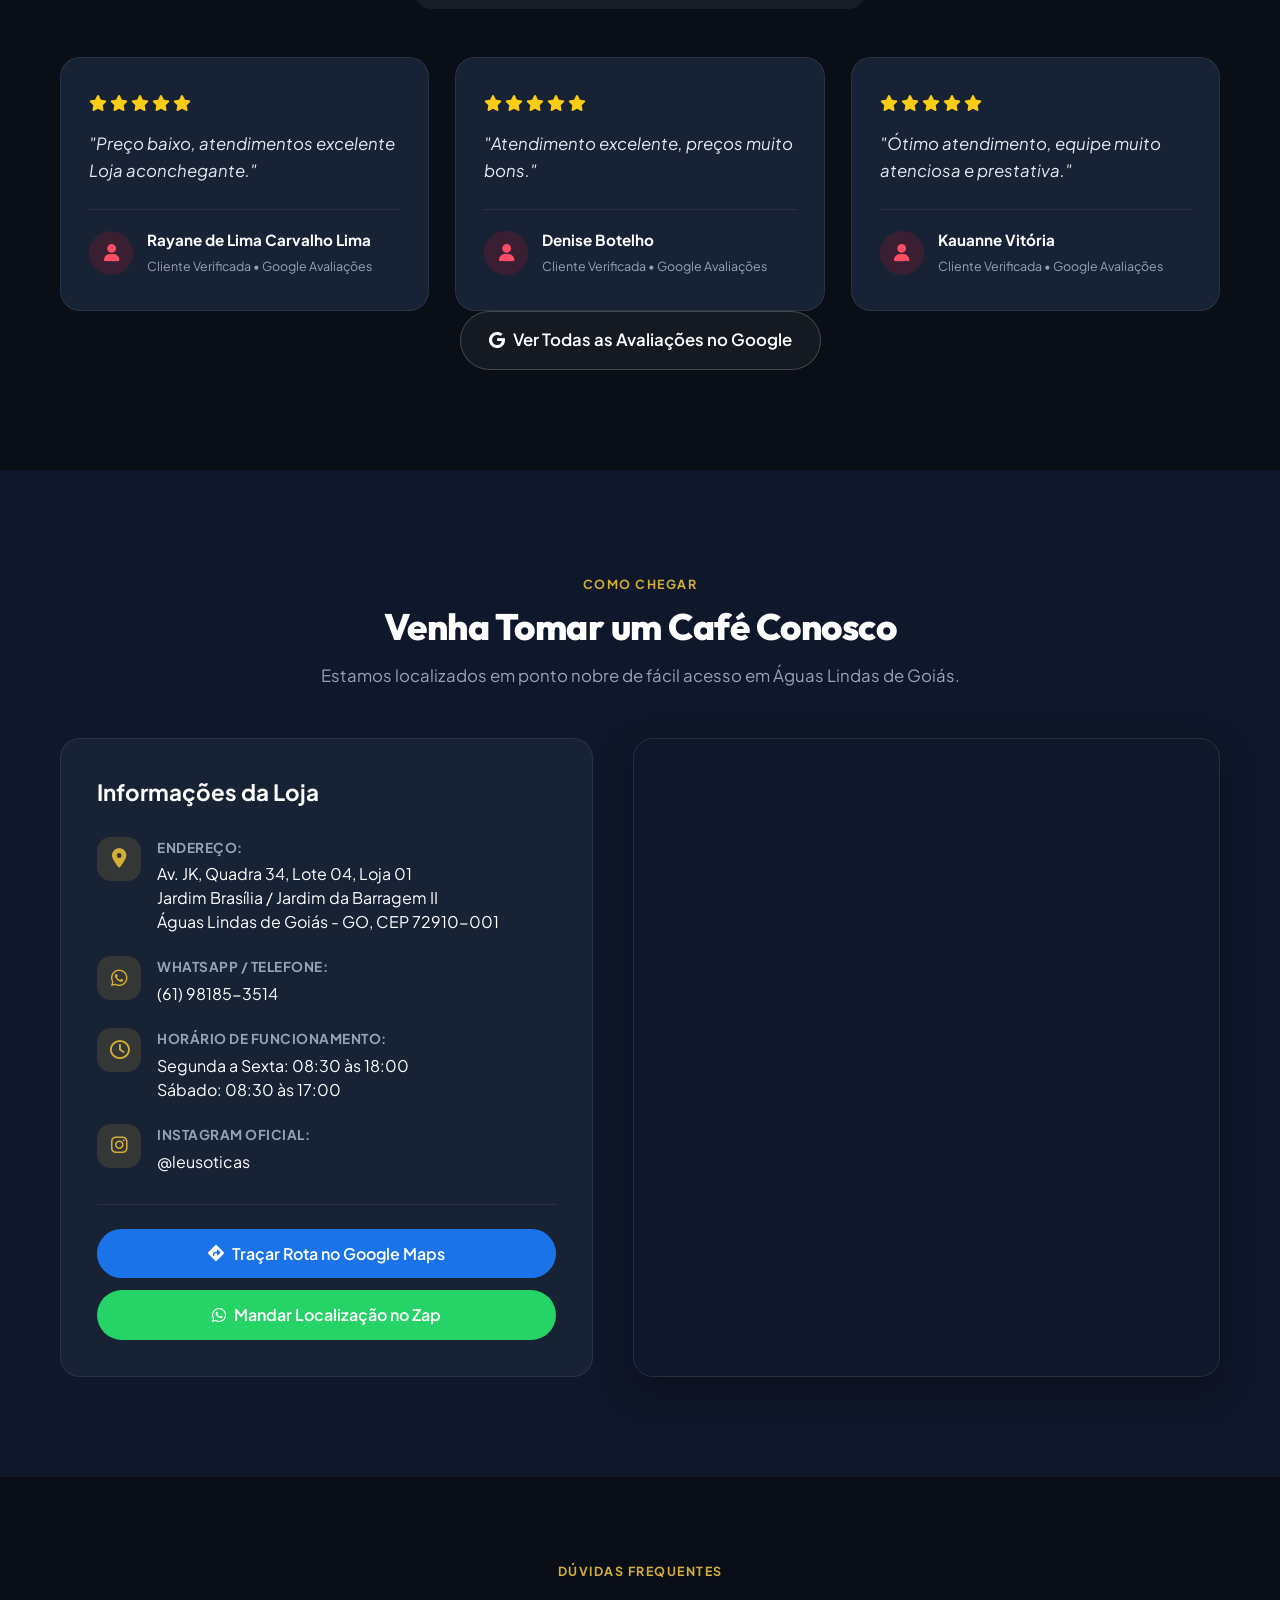
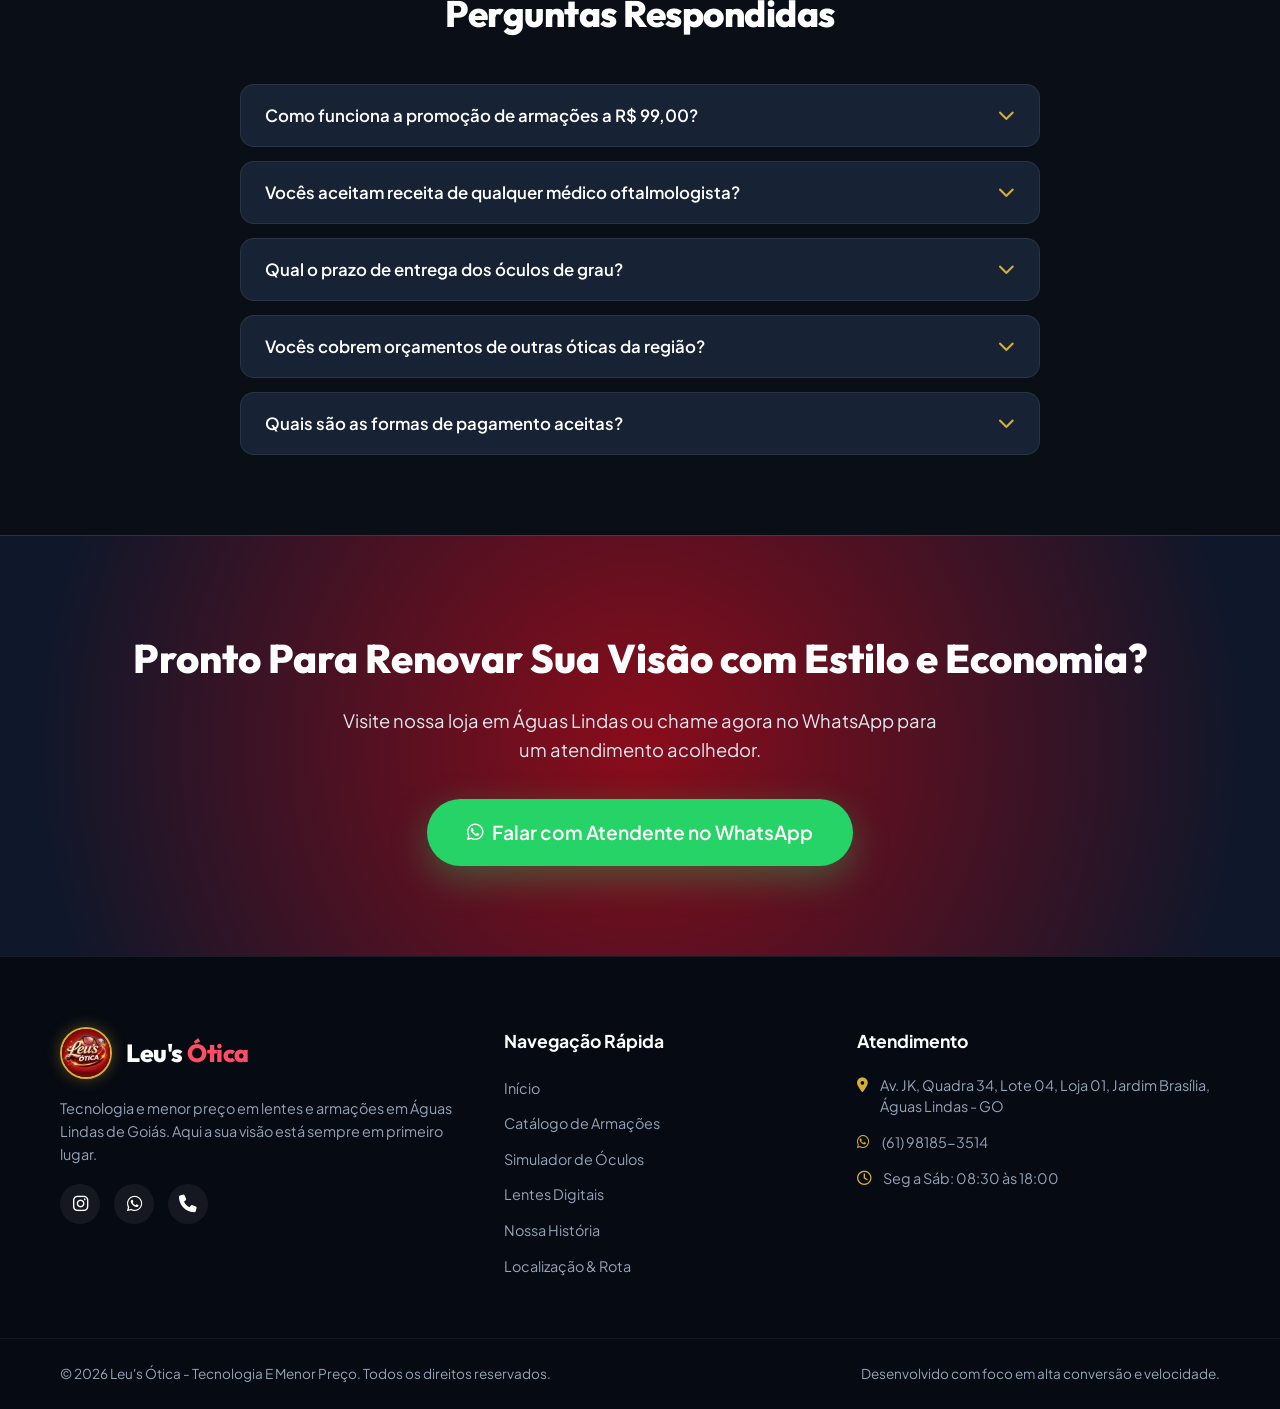
<file: template-otica/index.html>
<!DOCTYPE html>
<html lang="pt-BR">
<head>
  <meta charset="UTF-8" />
  <meta name="viewport" content="width=device-width, initial-scale=1.0" />
  <title>Leu's Ótica | Tecnologia e Menor Preço em Águas Lindas de Goiás</title>
  
  <!-- SEO & Metatags -->
  <meta name="description" content="Na Leu's Ótica você encontra armações modernas a partir de R$ 99,00, óculos de grau, óculos de sol, lentes digitais e atendimento de excelência em Águas Lindas de Goiás. Menor preço garantido!" />
  <meta name="keywords" content="ótica em águas lindas, leus otica, óculos de grau águas lindas, armações a partir de 99, lentes multifocais, óculos de sol, exame de vista águas lindas" />
  <meta name="author" content="Leu's Ótica" />
  <meta name="theme-color" content="#b91c1c" />
  
  <!-- Open Graph / Redes Sociais -->
  <meta property="og:type" content="website" />
  <meta property="og:title" content="Leu's Ótica | Tecnologia e Menor Preço" />
  <meta property="og:description" content="Armações modernas a partir de R$ 99,00. Lentes de alta tecnologia, armações masculinas, femininas e solares com o melhor atendimento de Águas Lindas." />
  <meta property="og:image" content="fotos/logo_hd.jpg" />
  
  <!-- Favicon -->
  <link rel="icon" type="image/jpeg" href="fotos/logo.jpg" />
  
  <!-- Google Fonts -->
  <link rel="preconnect" href="https://fonts.googleapis.com" />
  <link rel="preconnect" href="https://fonts.gstatic.com" crossorigin />
  <link href="https://fonts.googleapis.com/css2?family=Outfit:wght@400;500;600;700;800&family=Plus+Jakarta+Sans:wght@300;400;500;600;700;800&display=swap" rel="stylesheet" />
  
  <!-- Font Awesome Icons -->
  <link rel="stylesheet" href="https://cdnjs.cloudflare.com/ajax/libs/font-awesome/6.5.1/css/all.min.css" />
  
  <!-- Stylesheet -->
  <link rel="stylesheet" href="style.css" />
</head>
<body>

  <!-- Top Announcement Bar -->
  <div class="top-bar">
    <div class="container top-bar-content">
      <div class="top-bar-left">
        <span class="badge-tag">🔥 SUPER OFERTA</span>
        <span>Armações de grau a partir de <strong>R$ 99,00</strong>! Aproveite hoje mesmo</span>
      </div>
      <div class="top-bar-right">
        <a href="https://wa.me/5561981853514?text=Ol%C3%A1!%20Vim%20pelo%20site%20da%20Leu%27s%20%C3%93tica%20e%20gostaria%20de%20um%20or%C3%A7amento." target="_blank" rel="noopener">
          <i class="fa-brands fa-whatsapp"></i> WhatsApp: (61) 98185-3514
        </a>
        <span class="divider">|</span>
        <span><i class="fa-regular fa-clock"></i> Seg a Sáb: 08:30 às 18:00</span>
      </div>
    </div>
  </div>

  <!-- Header / Navigation -->
  <header class="main-header" id="header">
    <div class="container nav-container">
      <a href="#inicio" class="brand-logo">
        <img src="fotos/logo.jpg" alt="Leu's Ótica - Tecnologia e Menor Preço" class="logo-img" />
        <div class="brand-text">
          <span class="brand-title">Leu's <span>Ótica</span></span>
          <span class="brand-tagline">Tecnologia & Menor Preço</span>
        </div>
      </a>

      <!-- Desktop Nav -->
      <nav class="nav-menu" id="navMenu">
        <a href="#inicio" class="nav-link active">Início</a>
        <a href="#catalogo" class="nav-link">Catálogo</a>
        <a href="#simulador" class="nav-link">Simulador de Óculos</a>
        <a href="#lentes" class="nav-link">Lentes & Tecnologia</a>
        <a href="#sobre" class="nav-link">Sobre Nós</a>
        <a href="#avaliacoes" class="nav-link">Avaliações</a>
        <a href="#contato" class="nav-link">Contato & Rota</a>
      </nav>

      <!-- Nav CTA -->
      <div class="nav-actions">
        <a href="https://wa.me/5561981853514?text=Ol%C3%A1!%20Gostaria%20de%20solicitar%20um%20or%C3%A7amento%20para%20meus%20%C3%B3culos." target="_blank" rel="noopener" class="btn btn-wa-nav">
          <i class="fa-brands fa-whatsapp"></i>
          <span>Falar no WhatsApp</span>
        </a>
        <button class="mobile-menu-btn" id="mobileMenuBtn" aria-label="Abrir Menu">
          <i class="fa-solid fa-bars"></i>
        </button>
      </div>
    </div>

    <!-- Mobile Drawer Menu -->
    <div class="mobile-drawer" id="mobileDrawer">
      <div class="drawer-header">
        <div class="brand-logo">
          <img src="fotos/logo.jpg" alt="Leu's Ótica" class="logo-img" />
          <span class="brand-title">Leu's <span>Ótica</span></span>
        </div>
        <button class="drawer-close" id="drawerClose"><i class="fa-solid fa-xmark"></i></button>
      </div>
      <div class="drawer-links">
        <a href="#inicio" class="drawer-link"><i class="fa-solid fa-house"></i> Início</a>
        <a href="#catalogo" class="drawer-link"><i class="fa-solid fa-glasses"></i> Catálogo de Armações</a>
        <a href="#simulador" class="drawer-link"><i class="fa-solid fa-calculator"></i> Simulador de Óculos</a>
        <a href="#lentes" class="drawer-link"><i class="fa-solid fa-eye"></i> Lentes & Tecnologia</a>
        <a href="#sobre" class="drawer-link"><i class="fa-solid fa-circle-info"></i> Sobre Nós</a>
        <a href="#avaliacoes" class="drawer-link"><i class="fa-solid fa-star"></i> Avaliações Google</a>
        <a href="#contato" class="drawer-link"><i class="fa-solid fa-location-dot"></i> Como Chegar</a>
      </div>
      <div class="drawer-footer">
        <a href="https://wa.me/5561981853514?text=Ol%C3%A1!%20Gostaria%20de%20atendimento%20pelo%20WhatsApp." target="_blank" rel="noopener" class="btn btn-wa-full">
          <i class="fa-brands fa-whatsapp"></i> Falar Agora no WhatsApp
        </a>
        <div class="drawer-socials">
          <a href="https://www.instagram.com/leusoticas/" target="_blank" rel="noopener"><i class="fa-brands fa-instagram"></i></a>
          <a href="tel:61981853514"><i class="fa-solid fa-phone"></i></a>
          <a href="#contato"><i class="fa-solid fa-map-pin"></i></a>
        </div>
      </div>
    </div>
    <div class="drawer-backdrop" id="drawerBackdrop"></div>
  </header>

  <main>
    <!-- HERO SECTION -->
    <section class="hero-section" id="inicio">
      <div class="container hero-grid">
        <div class="hero-content">
          <div class="hero-badge">
            <span class="badge-star"><i class="fa-solid fa-star"></i> 5.0 no Google</span>
            <span class="badge-text">Eleita a ótica mais querida de Águas Lindas</span>
          </div>
          <h1 class="hero-title">
            Enxergue a Vida com <span>Estilo, Nitidez</span> e o Menor Preço Garantido.
          </h1>
          <p class="hero-description">
            Na <strong>Leu's Ótica</strong>, cuidar da sua visão é um compromisso de carinho e tecnologia. Armações modernas e resistentes a partir de <strong>R$ 99,00</strong> com lentes digitais de alta precisão que cabem perfeitamente no seu bolso.
          </p>
          
          <div class="hero-features-list">
            <div class="feature-item">
              <i class="fa-solid fa-circle-check"></i>
              <span>Armações de grau a partir de R$ 99,00</span>
            </div>
            <div class="feature-item">
              <i class="fa-solid fa-circle-check"></i>
              <span>Lentes digitais antirreflexo e Blue UV</span>
            </div>
            <div class="feature-item">
              <i class="fa-solid fa-circle-check"></i>
              <span>Cobrimos qualquer orçamento da região</span>
            </div>
            <div class="feature-item">
              <i class="fa-solid fa-circle-check"></i>
              <span>Loja climatizada e atendimento acolhedor</span>
            </div>
          </div>

          <div class="hero-cta-group">
            <a href="https://wa.me/5561981853514?text=Ol%C3%A1!%20Vim%20pelo%20site%20da%20Leu%27s%20%C3%93tica%20e%20gostaria%20de%20um%20or%C3%A7amento%20personalizado." target="_blank" rel="noopener" class="btn btn-primary-wa">
              <i class="fa-brands fa-whatsapp"></i>
              <span>Solicitar Orçamento Grátis</span>
            </a>
            <a href="#catalogo" class="btn btn-outline">
              <i class="fa-solid fa-glasses"></i>
              <span>Ver Modelos e Vitrine</span>
            </a>
          </div>

          <div class="trust-mini-bar">
            <div class="avatar-group">
              <span class="avatar"><i class="fa-solid fa-user"></i></span>
              <span class="avatar"><i class="fa-solid fa-user"></i></span>
              <span class="avatar"><i class="fa-solid fa-user"></i></span>
            </div>
            <div class="trust-text">
              <div class="stars">
                <i class="fa-solid fa-star"></i>
                <i class="fa-solid fa-star"></i>
                <i class="fa-solid fa-star"></i>
                <i class="fa-solid fa-star"></i>
                <i class="fa-solid fa-star"></i>
              </div>
              <p>+500 moradores de Águas Lindas atendidos com excelência</p>
            </div>
          </div>
        </div>

        <div class="hero-visual">
          <div class="hero-card-glow">
            <div class="hero-badge-floating top-left">
              <div class="badge-icon"><i class="fa-solid fa-tag"></i></div>
              <div>
                <strong>A partir de R$ 99</strong>
                <span>Óculos de Grau Completo</span>
              </div>
            </div>

            <div class="hero-image-wrapper">
              <img src="fotos/logo_hd.jpg" alt="Logotipo Leu's Ótica 3D em alta resolução" class="hero-logo-showcase" />
            </div>

            <div class="hero-badge-floating bottom-right">
              <div class="badge-icon"><i class="fa-solid fa-shield-halved"></i></div>
              <div>
                <strong>Garantia & Precisão</strong>
                <span>Lentes Digitais Certificadas</span>
              </div>
            </div>
          </div>
        </div>
      </div>
    </section>

    <!-- TRUST STRIP / STATS -->
    <section class="trust-strip">
      <div class="container stats-grid">
        <div class="stat-card">
          <div class="stat-icon"><i class="fa-solid fa-dollar-sign"></i></div>
          <div class="stat-info">
            <h3>A partir de R$ 99</h3>
            <p>Preço justo e acessível</p>
          </div>
        </div>
        <div class="stat-card">
          <div class="stat-icon"><i class="fa-solid fa-star"></i></div>
          <div class="stat-info">
            <h3>Nota 5.0 no Google</h3>
            <p>100% de satisfação real</p>
          </div>
        </div>
        <div class="stat-card">
          <div class="stat-icon"><i class="fa-solid fa-microchip"></i></div>
          <div class="stat-info">
            <h3>Tecnologia de Ponta</h3>
            <p>Lentes digitais de precisão</p>
          </div>
        </div>
        <div class="stat-card">
          <div class="stat-icon"><i class="fa-solid fa-bolt"></i></div>
          <div class="stat-info">
            <h3>Agilidade na Entrega</h3>
            <p>Seus óculos prontos rápido</p>
          </div>
        </div>
      </div>
    </section>

    <!-- SIMULADOR INTERATIVO DE ÓCULOS -->
    <section class="simulador-section" id="simulador">
      <div class="container">
        <div class="section-header text-center">
          <span class="section-tag">SIMULADOR INTELIGENTE</span>
          <h2 class="section-title">Encontre os Óculos Perfeitos Para o Seu Rosto</h2>
          <p class="section-subtitle">
            Selecione suas preferências abaixo e receba um orçamento pré-configurado no WhatsApp com atendimento prioritário.
          </p>
        </div>

        <div class="simulador-card">
          <div class="step-progress">
            <div class="progress-bar-fill" id="stepProgress"></div>
          </div>

          <form id="glassesSimulatorForm" onsubmit="return false;">
            <!-- Passo 1 -->
            <div class="simulator-step active" data-step="1">
              <h3 class="step-title"><span class="step-num">1</span> Para quem você está buscando os óculos?</h3>
              <div class="options-grid">
                <label class="sim-option">
                  <input type="radio" name="publico" value="Feminino" checked />
                  <div class="option-box">
                    <i class="fa-solid fa-person-dress"></i>
                    <strong>Feminino</strong>
                    <span>Modelos delicados, gatinho, oversized e luxo</span>
                  </div>
                </label>
                <label class="sim-option">
                  <input type="radio" name="publico" value="Masculino" />
                  <div class="option-box">
                    <i class="fa-solid fa-person"></i>
                    <strong>Masculino</strong>
                    <span>Estilos esportivo, retangular, titânio e moderno</span>
                  </div>
                </label>
                <label class="sim-option">
                  <input type="radio" name="publico" value="Infantil / Juvenil" />
                  <div class="option-box">
                    <i class="fa-solid fa-child"></i>
                    <strong>Infantil / Juvenil</strong>
                    <span>Armações flexíveis, resistentes e confortáveis</span>
                  </div>
                </label>
                <label class="sim-option">
                  <input type="radio" name="publico" value="Solar / Escuro com Grau" />
                  <div class="option-box">
                    <i class="fa-solid fa-sun"></i>
                    <strong>Óculos Solar</strong>
                    <span>Proteção UV400 máxima com ou sem grau</span>
                  </div>
                </label>
              </div>
              <div class="step-navigation">
                <button type="button" class="btn btn-next" onclick="nextStep(2)">Avançar <i class="fa-solid fa-arrow-right"></i></button>
              </div>
            </div>

            <!-- Passo 2 -->
            <div class="simulator-step" data-step="2">
              <h3 class="step-title"><span class="step-num">2</span> Qual o tipo de lente que você necessita?</h3>
              <div class="options-grid">
                <label class="sim-option">
                  <input type="radio" name="lente" value="Monofocal (Perto ou Longe)" checked />
                  <div class="option-box">
                    <i class="fa-solid fa-eye"></i>
                    <strong>Visão Simples (Monofocal)</strong>
                    <span>Para miopia, hipermetropia ou astigmatismo</span>
                  </div>
                </label>
                <label class="sim-option">
                  <input type="radio" name="lente" value="Multifocal Digital Free-Form" />
                  <div class="option-box">
                    <i class="fa-solid fa-layer-group"></i>
                    <strong>Multifocal Digital</strong>
                    <span>Visão nítida para perto, meia distância e longe</span>
                  </div>
                </label>
                <label class="sim-option">
                  <input type="radio" name="lente" value="Filtro de Luz Azul (Computador/Celular)" />
                  <div class="option-box">
                    <i class="fa-solid fa-laptop"></i>
                    <strong>Proteção Blue UV (Telas)</strong>
                    <span>Reduz cansaço visual, dores de cabeça e insônia</span>
                  </div>
                </label>
                <label class="sim-option">
                  <input type="radio" name="lente" value="Fotossensível (Escurece no Sol)" />
                  <div class="option-box">
                    <i class="fa-solid fa-cloud-sun"></i>
                    <strong>Fotossensível (Transitions)</strong>
                    <span>Clara em ambientes fechados e escura no sol</span>
                  </div>
                </label>
              </div>
              <div class="step-navigation">
                <button type="button" class="btn btn-back" onclick="prevStep(1)"><i class="fa-solid fa-arrow-left"></i> Voltar</button>
                <button type="button" class="btn btn-next" onclick="nextStep(3)">Avançar <i class="fa-solid fa-arrow-right"></i></button>
              </div>
            </div>

            <!-- Passo 3 -->
            <div class="simulator-step" data-step="3">
              <h3 class="step-title"><span class="step-num">3</span> Você já tem sua receita médica em mãos?</h3>
              <div class="options-grid">
                <label class="sim-option">
                  <input type="radio" name="receita" value="Sim, tenho a receita em mãos" checked />
                  <div class="option-box">
                    <i class="fa-solid fa-file-medical"></i>
                    <strong>Sim, já tenho receita</strong>
                    <span>Posso mandar a foto no WhatsApp agora</span>
                  </div>
                </label>
                <label class="sim-option">
                  <input type="radio" name="receita" value="Não, preciso de orientação ou exame" />
                  <div class="option-box">
                    <i class="fa-solid fa-stethoscope"></i>
                    <strong>Preciso de exame de vista</strong>
                    <span>Gostaria de saber como agendar consulta</span>
                  </div>
                </label>
                <label class="sim-option">
                  <input type="radio" name="receita" value="Quero apenas trocar a armação" />
                  <div class="option-box">
                    <i class="fa-solid fa-glasses"></i>
                    <strong>Apenas a armação</strong>
                    <span>Gostei dos modelos da promoção a R$ 99</span>
                  </div>
                </label>
              </div>

              <!-- Resumo do Orçamento -->
              <div class="simulador-summary" id="simSummary">
                <h4><i class="fa-solid fa-sparkles"></i> Resumo da Sua Seleção:</h4>
                <div class="summary-details" id="summaryDetailsText">
                  Carregando detalhes...
                </div>
              </div>

              <div class="step-navigation">
                <button type="button" class="btn btn-back" onclick="prevStep(2)"><i class="fa-solid fa-arrow-left"></i> Voltar</button>
                <button type="button" class="btn btn-finish-wa" onclick="sendSimulatorWhatsApp()">
                  <i class="fa-brands fa-whatsapp"></i> Enviar e Receber Orçamento no WhatsApp
                </button>
              </div>
            </div>
          </form>
        </div>
      </div>
    </section>

    <!-- CATÁLOGO DE ARMAÇÕES & VITRINE REAL -->
    <section class="catalogo-section" id="catalogo">
      <div class="container">
        <div class="section-header text-center">
          <span class="section-tag">NOSSA VITRINE</span>
          <h2 class="section-title">Armações e Óculos em Destaque</h2>
          <p class="section-subtitle">
            Fotos reais dos produtos disponíveis na loja da Leu's Ótica em Águas Lindas de Goiás.
          </p>
        </div>

        <!-- Filter Buttons -->
        <div class="catalogo-filters">
          <button class="filter-btn active" data-filter="all">Todos</button>
          <button class="filter-btn" data-filter="promocao">🔥 Promoção R$ 99</button>
          <button class="filter-btn" data-filter="feminino">Feminino</button>
          <button class="filter-btn" data-filter="masculino">Masculino</button>
          <button class="filter-btn" data-filter="solar">Solares & Clip-On</button>
          <button class="filter-btn" data-filter="infantil">Infantil & Conforto</button>
        </div>

        <!-- Products Grid -->
        <div class="products-grid">
          
          <!-- Produto 1: Promoção R$ 99 -->
          <div class="product-card" data-category="promocao">
            <div class="product-badge promo">OFERTA DESTAQUE</div>
            <div class="product-img-box">
              <img src="fotos/promocao-armacoes-99.jpg" alt="Armações da Promoção Leu's Ótica" loading="lazy" />
            </div>
            <div class="product-info">
              <span class="product-tag">Vários Modelos</span>
              <h3 class="product-name">Armações Especiais Selecionadas</h3>
              <p class="product-desc">Modelos modernos em acetato e metal selecionados com o menor preço garantido de Águas Lindas.</p>
              <div class="product-price-row">
                <div>
                  <span class="price-prefix">A partir de</span>
                  <span class="product-price">R$ 99,00</span>
                </div>
                <a href="https://wa.me/5561981853514?text=Ol%C3%A1!%20Tenho%20interesse%20na%20Arma%C3%A7%C3%A3o%20da%20Promo%C3%A7%C3%A3o%20de%20R$%2099%20que%20vi%20no%20site." target="_blank" rel="noopener" class="btn-product-wa">
                  <i class="fa-brands fa-whatsapp"></i> Quero Esta
                </a>
              </div>
            </div>
          </div>

          <!-- Produto 2: Feminino Nude Dourada -->
          <div class="product-card" data-category="feminino">
            <div class="product-badge">TENDÊNCIA 2026</div>
            <div class="product-img-box">
              <img src="fotos/armacao-fem-nude-dourada.jpg" alt="Armação Feminina Nude com Ponte Dourada" loading="lazy" />
            </div>
            <div class="product-info">
              <span class="product-tag">Linha Elegance</span>
              <h3 class="product-name">Armação Feminina Nude & Gold</h3>
              <p class="product-desc">Design anatômico com acabamento premium champagne e hastes reforçadas confortáveis.</p>
              <div class="product-price-row">
                <div>
                  <span class="price-prefix">Preço Especial</span>
                  <span class="product-price">Consulte</span>
                </div>
                <a href="https://wa.me/5561981853514?text=Ol%C3%A1!%20Gostei%20muito%20da%20Arma%C3%A7%C3%A3o%20Feminina%20Nude%20e%20Dourada%20do%20site.%20Pode%20me%20passar%20valores?" target="_blank" rel="noopener" class="btn-product-wa">
                  <i class="fa-brands fa-whatsapp"></i> Quero Esta
                </a>
              </div>
            </div>
          </div>

          <!-- Produto 3: Feminina Luxo Rose Gold -->
          <div class="product-card" data-category="feminino">
            <div class="product-badge">ALTA DEFINIÇÃO</div>
            <div class="product-img-box">
              <img src="fotos/armacao-fem-luxo-rosegold.jpg" alt="Armação Feminina Geométrica Rose Gold" loading="lazy" />
            </div>
            <div class="product-info">
              <span class="product-tag">Design Contemporâneo</span>
              <h3 class="product-name">Armação Geométrica Rose Gold</h3>
              <p class="product-desc">Armação vazada em metal nobre, extremamente leve e compatível com lentes multifocais.</p>
              <div class="product-price-row">
                <div>
                  <span class="price-prefix">Preço Especial</span>
                  <span class="product-price">Consulte</span>
                </div>
                <a href="https://wa.me/5561981853514?text=Ol%C3%A1!%20Quero%20informa%C3%A7%C3%B5es%20sobre%20a%20Arma%C3%A7%C3%A3o%20Geom%C3%A9trica%20Rose%20Gold." target="_blank" rel="noopener" class="btn-product-wa">
                  <i class="fa-brands fa-whatsapp"></i> Quero Esta
                </a>
              </div>
            </div>
          </div>

          <!-- Produto 4: Clip-on Magnético -->
          <div class="product-card" data-category="solar">
            <div class="product-badge star">MAIS VENDIDO 2 EM 1</div>
            <div class="product-img-box">
              <img src="fotos/armacao-clipon-magnetico.jpg" alt="Armação com Clip-On Solar Magnético" loading="lazy" />
            </div>
            <div class="product-info">
              <span class="product-tag">Grau + Sol em 1 Segundo</span>
              <h3 class="product-name">Armação Clip-On Magnética Duo</h3>
              <p class="product-desc">A praticidade de ter óculos de grau e solar no mesmo produto com fixação magnética firme.</p>
              <div class="product-price-row">
                <div>
                  <span class="price-prefix">Condição Especial</span>
                  <span class="product-price">Consulte</span>
                </div>
                <a href="https://wa.me/5561981853514?text=Ol%C3%A1!%20Gostaria%20de%20saber%20o%20pre%C3%A7o%20da%20Arma%C3%A7%C3%A3o%20Clip-On%20Magn%C3%A9tica%202%20em%201." target="_blank" rel="noopener" class="btn-product-wa">
                  <i class="fa-brands fa-whatsapp"></i> Quero Esta
                </a>
              </div>
            </div>
          </div>

          <!-- Produto 5: Masculina Retangular com Detalhe Vermelho -->
          <div class="product-card" data-category="masculino">
            <div class="product-badge">ESTILO URBANO</div>
            <div class="product-img-box">
              <img src="fotos/armacao-masc-retangular-red.jpg" alt="Armações Masculinas Retangulares" loading="lazy" />
            </div>
            <div class="product-info">
              <span class="product-tag">Linha Executive</span>
              <h3 class="product-name">Armação Retangular Black & Red</h3>
              <p class="product-desc">Estrutura durável com ponteiras estilizadas e plaquetas confortáveis para uso contínuo no trabalho.</p>
              <div class="product-price-row">
                <div>
                  <span class="price-prefix">Preço Justo</span>
                  <span class="product-price">Consulte</span>
                </div>
                <a href="https://wa.me/5561981853514?text=Ol%C3%A1!%20Tenho%20interesse%20na%20Arma%C3%A7%C3%A3o%20Masculina%20Retangular%20Black%20%26%20Red." target="_blank" rel="noopener" class="btn-product-wa">
                  <i class="fa-brands fa-whatsapp"></i> Quero Esta
                </a>
              </div>
            </div>
          </div>

          <!-- Produto 6: Solar Aviador Flat-Top -->
          <div class="product-card" data-category="solar">
            <div class="product-badge">PROTEÇÃO UV400</div>
            <div class="product-img-box">
              <img src="fotos/solar-aviador-flattop.jpg" alt="Óculos de Sol Aviador Flat-Top" loading="lazy" />
            </div>
            <div class="product-info">
              <span class="product-tag">Linha Solar Premium</span>
              <h3 class="product-name">Óculos de Sol Aviador Flat-Top</h3>
              <p class="product-desc">Lentes escuras polarizadas com filtro total contra raios UVA/UVB e visual imponente.</p>
              <div class="product-price-row">
                <div>
                  <span class="price-prefix">Menor Preço</span>
                  <span class="product-price">Consulte</span>
                </div>
                <a href="https://wa.me/5561981853514?text=Ol%C3%A1!%20Gostei%20do%20%C3%93culos%20de%20Sol%20Aviador%20Flat-Top%20do%20site." target="_blank" rel="noopener" class="btn-product-wa">
                  <i class="fa-brands fa-whatsapp"></i> Quero Esta
                </a>
              </div>
            </div>
          </div>

          <!-- Produto 7: Rimless Três Peças Titânio -->
          <div class="product-card" data-category="feminino masculino">
            <div class="product-badge">ULTRALEVE</div>
            <div class="product-img-box">
              <img src="fotos/armacao-rimless-titanio.jpg" alt="Armação Três Peças Rimless Titânio" loading="lazy" />
            </div>
            <div class="product-info">
              <span class="product-tag">Zero Peso no Rosto</span>
              <h3 class="product-name">Armação Rimless (Sem Aro)</h3>
              <p class="product-desc">Perfeita para quem busca discrição absoluta e conforto máximo durante todo o dia.</p>
              <div class="product-price-row">
                <div>
                  <span class="price-prefix">Alta Tecnologia</span>
                  <span class="product-price">Consulte</span>
                </div>
                <a href="https://wa.me/5561981853514?text=Ol%C3%A1!%20Poderia%20me%20enviar%20mais%20detalhes%20da%20Arma%C3%A7%C3%A3o%20Rimless%20sem%20aro?" target="_blank" rel="noopener" class="btn-product-wa">
                  <i class="fa-brands fa-whatsapp"></i> Quero Esta
                </a>
              </div>
            </div>
          </div>

          <!-- Produto 8: Coleção Cristal e Acetato Redondo -->
          <div class="product-card" data-category="promocao feminino masculino">
            <div class="product-badge promo">OFERTA ESPECIAL</div>
            <div class="product-img-box">
              <img src="fotos/colecao-cristal-acetato.jpg" alt="Coleção Cristal e Acetato Redondo" loading="lazy" />
            </div>
            <div class="product-info">
              <span class="product-tag">Linha Retrô / Vintage</span>
              <h3 class="product-name">Coleção Redonda Cristal & Acetato</h3>
              <p class="product-desc">Disponível nas cores translúcido cristal, preto clássico e havana com hastes douradas.</p>
              <div class="product-price-row">
                <div>
                  <span class="price-prefix">A partir de</span>
                  <span class="product-price">R$ 99,00</span>
                </div>
                <a href="https://wa.me/5561981853514?text=Ol%C3%A1!%20Tenho%20interesse%20na%20Cole%C3%A7%C3%A3o%20Redonda%20Cristal%20%26%20Acetato." target="_blank" rel="noopener" class="btn-product-wa">
                  <i class="fa-brands fa-whatsapp"></i> Quero Esta
                </a>
              </div>
            </div>
          </div>

          <!-- Produto 9: Infantil & Juvenil -->
          <div class="product-card" data-category="infantil">
            <div class="product-badge">SUPER RESISTENTE</div>
            <div class="product-img-box">
              <img src="fotos/armacao-infantil-juvenil.jpg" alt="Armações Linha Infantil e Juvenil" loading="lazy" />
            </div>
            <div class="product-info">
              <span class="product-tag">Crianças & Jovens</span>
              <h3 class="product-name">Linha Kids & Teens Flexível</h3>
              <p class="product-desc">Material siliconado antialérgico, ultra flexível, ideal para a rotina de estudos e brincadeiras.</p>
              <div class="product-price-row">
                <div>
                  <span class="price-prefix">Preço Acessível</span>
                  <span class="product-price">Consulte</span>
                </div>
                <a href="https://wa.me/5561981853514?text=Ol%C3%A1!%20Preciso%20de%20%C3%B3culos%20infantis%20para%20meu%20filho(a).%20Pode%20me%20ajudar?" target="_blank" rel="noopener" class="btn-product-wa">
                  <i class="fa-brands fa-whatsapp"></i> Quero Esta
                </a>
              </div>
            </div>
          </div>

        </div>

        <div class="catalogo-cta-box text-center">
          <p>Temos centenas de outras opções exclusivas na loja!</p>
          <a href="https://wa.me/5561981853514?text=Ol%C3%A1!%20Gostaria%20de%20ver%20mais%20fotos%20de%20arma%C3%A7%C3%B5es%20no%20WhatsApp." target="_blank" rel="noopener" class="btn btn-primary-wa">
            <i class="fa-brands fa-whatsapp"></i> Pedir Catálogo Completo no WhatsApp
          </a>
        </div>
      </div>
    </section>

    <!-- TECNOLOGIA DE LENTES -->
    <section class="lentes-section" id="lentes">
      <div class="container">
        <div class="section-header text-center">
          <span class="section-tag">TECNOLOGIA & PRECISÃO</span>
          <h2 class="section-title">Lentes de Alta Performance com Menor Preço</h2>
          <p class="section-subtitle">
            Trabalhamos com os melhores tratamentos ópticos do mercado para garantir conforto visual, nitidez e durabilidade.
          </p>
        </div>

        <div class="lentes-grid">
          <div class="lente-card">
            <div class="lente-icon"><i class="fa-solid fa-shield-virus"></i></div>
            <h3>Filtro de Luz Azul (Blue UV)</h3>
            <p>Bloqueia a luz nociva emitida por smartphones, tablets e computadores. Evita vista cansada, ressecamento ocular e melhora seu sono.</p>
            <ul class="lente-perks">
              <li><i class="fa-solid fa-check"></i> Conforto imediato em telas</li>
              <li><i class="fa-solid fa-check"></i> Redução de dores de cabeça</li>
              <li><i class="fa-solid fa-check"></i> Proteção UV integrada</li>
            </ul>
          </div>

          <div class="lente-card featured-lente">
            <div class="card-tag">MAIS PROCURADO</div>
            <div class="lente-icon"><i class="fa-solid fa-wand-magic-sparkles"></i></div>
            <h3>Multifocal Digital Free-Form</h3>
            <p>Campos visuais panorâmicos calculados ponto a ponto por computador. Suavidade máxima na transição de perto para longe sem tontura.</p>
            <ul class="lente-perks">
              <li><i class="fa-solid fa-check"></i> Adaptação rápida e sem esforço</li>
              <li><i class="fa-solid fa-check"></i> Campo de visão até 40% mais amplo</li>
              <li><i class="fa-solid fa-check"></i> Garantia total de adaptação</li>
            </ul>
          </div>

          <div class="lente-card">
            <div class="lente-icon"><i class="fa-solid fa-sun-plant-wilt"></i></div>
            <h3>Lentes Fotossensíveis</h3>
            <p>Se adaptam automaticamente à luminosidade ambiente. Totalmente transparentes em locais internos e escuras como óculos de sol ao ar livre.</p>
            <ul class="lente-perks">
              <li><i class="fa-solid fa-check"></i> Escurecimento ultra rápido</li>
              <li><i class="fa-solid fa-check"></i> 100% Proteção UVA e UVB</li>
              <li><i class="fa-solid fa-check"></i> Praticidade para o dia inteiro</li>
            </ul>
          </div>

          <div class="lente-card">
            <div class="lente-icon"><i class="fa-solid fa-feather-pointed"></i></div>
            <h3>Lentes Alto Índice e Policarbonato</h3>
            <p>Indicadas para graus moderados a altos. Muito mais finas, leves e resistentes a impactos, eliminando o efeito indesejado de "fundo de garrafa".</p>
            <ul class="lente-perks">
              <li><i class="fa-solid fa-check"></i> Até 50% mais finas e leves</li>
              <li><i class="fa-solid fa-check"></i> Resistência incomparável</li>
              <li><i class="fa-solid fa-check"></i> Estética facial harmoniosa</li>
            </ul>
          </div>
        </div>
      </div>
    </section>

    <!-- SOBRE NÓS -->
    <section class="sobre-section" id="sobre">
      <div class="container sobre-grid">
        <div class="sobre-img-column">
          <div class="sobre-img-wrapper">
            <img src="fotos/vitrine-solar-store.jpg" alt="Vitrine da Loja Leu's Ótica em Águas Lindas" class="sobre-img" />
            <div class="sobre-floating-badge">
              <i class="fa-solid fa-heart"></i>
              <div>
                <strong>Atendimento Humanizado</strong>
                <span>Você em primeiro lugar</span>
              </div>
            </div>
          </div>
        </div>

        <div class="sobre-text-column">
          <span class="section-tag">SOBRE A LEU'S ÓTICA</span>
          <h2 class="section-title">Mais do que Lentes: Cuidado, Estilo e Confiança</h2>
          <p class="sobre-p">
            Na <strong>Leu’s Ótica</strong>, acreditamos que enxergar bem vai muito além de lentes e armações: é uma experiência de cuidado, estilo e confiança.
          </p>
          <p class="sobre-p">
            Estamos aqui para atender você com um atendimento atencioso, orientado por profissionais que sabem ouvir as suas necessidades e encontrar a solução ideal para o seu dia a dia.
          </p>
          <p class="sobre-p">
            Com tecnologia de ponta em lentes, armações modernas e preços que cabem no bolso, o nosso compromisso é oferecer o <strong>“menor preço”</strong> sem abrir mão da qualidade. Se você precisa de óculos de grau, de sol ou de contato, chegou ao lugar certo.
          </p>
          
          <div class="sobre-quote">
            <i class="fa-solid fa-quote-left"></i>
            <p><em>"Aqui, a sua visão está em primeiro lugar — com estilo, economia e cuidado."</em></p>
          </div>

          <div class="sobre-cta">
            <a href="https://wa.me/5561981853514?text=Ol%C3%A1!%20Gostaria%20de%20agendar%20uma%20visita%20na%20loja%20Leu%27s%20%C3%93tica." target="_blank" rel="noopener" class="btn btn-primary-wa">
              <i class="fa-brands fa-whatsapp"></i> Fale Conosco no WhatsApp
            </a>
            <a href="https://www.instagram.com/leusoticas/" target="_blank" rel="noopener" class="btn btn-outline-ig">
              <i class="fa-brands fa-instagram"></i> Siga @leusoticas
            </a>
          </div>
        </div>
      </div>
    </section>

    <!-- AVALIAÇÕES REAIS (GOOGLE MEU NEGÓCIO) -->
    <section class="avaliacoes-section" id="avaliacoes">
      <div class="container">
        <div class="section-header text-center">
          <span class="section-tag">DEPOIMENTOS DOS CLIENTES</span>
          <h2 class="section-title">O Que Dizem Sobre a Leu's Ótica no Google</h2>
          <div class="google-badge-center">
            <i class="fa-brands fa-google"></i>
            <span>Avaliação <strong>5,0 de 5,0 estrelas</strong> no Google Meu Negócio</span>
          </div>
        </div>

        <div class="reviews-grid">
          <!-- Avaliação 1 -->
          <div class="review-card">
            <div class="review-stars">
              <i class="fa-solid fa-star"></i>
              <i class="fa-solid fa-star"></i>
              <i class="fa-solid fa-star"></i>
              <i class="fa-solid fa-star"></i>
              <i class="fa-solid fa-star"></i>
            </div>
            <p class="review-text">"Preço baixo, atendimentos excelente Loja aconchegante."</p>
            <div class="review-author">
              <div class="author-avatar"><i class="fa-solid fa-user"></i></div>
              <div>
                <strong>Rayane de Lima Carvalho Lima</strong>
                <span>Cliente Verificada • Google Avaliações</span>
              </div>
            </div>
          </div>

          <!-- Avaliação 2 -->
          <div class="review-card">
            <div class="review-stars">
              <i class="fa-solid fa-star"></i>
              <i class="fa-solid fa-star"></i>
              <i class="fa-solid fa-star"></i>
              <i class="fa-solid fa-star"></i>
              <i class="fa-solid fa-star"></i>
            </div>
            <p class="review-text">"Atendimento excelente, preços muito bons."</p>
            <div class="review-author">
              <div class="author-avatar"><i class="fa-solid fa-user"></i></div>
              <div>
                <strong>Denise Botelho</strong>
                <span>Cliente Verificada • Google Avaliações</span>
              </div>
            </div>
          </div>

          <!-- Avaliação 3 -->
          <div class="review-card">
            <div class="review-stars">
              <i class="fa-solid fa-star"></i>
              <i class="fa-solid fa-star"></i>
              <i class="fa-solid fa-star"></i>
              <i class="fa-solid fa-star"></i>
              <i class="fa-solid fa-star"></i>
            </div>
            <p class="review-text">"Ótimo atendimento, equipe muito atenciosa e prestativa."</p>
            <div class="review-author">
              <div class="author-avatar"><i class="fa-solid fa-user"></i></div>
              <div>
                <strong>Kauanne Vitória</strong>
                <span>Cliente Verificada • Google Avaliações</span>
              </div>
            </div>
          </div>
        </div>

        <div class="text-center mt-8">
          <a href="https://maps.app.goo.gl/leusoticas" target="_blank" rel="noopener" class="btn btn-outline">
            <i class="fa-brands fa-google"></i> Ver Todas as Avaliações no Google
          </a>
        </div>
      </div>
    </section>

    <!-- LOCALIZAÇÃO, MAPA E CONTATO -->
    <section class="contato-section" id="contato">
      <div class="container">
        <div class="section-header text-center">
          <span class="section-tag">COMO CHEGAR</span>
          <h2 class="section-title">Venha Tomar um Café Conosco</h2>
          <p class="section-subtitle">Estamos localizados em ponto nobre de fácil acesso em Águas Lindas de Goiás.</p>
        </div>

        <div class="contato-grid">
          <div class="contato-info-card">
            <h3>Informações da Loja</h3>
            
            <div class="info-item">
              <div class="info-icon"><i class="fa-solid fa-location-dot"></i></div>
              <div>
                <strong>Endereço:</strong>
                <p>Av. JK, Quadra 34, Lote 04, Loja 01<br />Jardim Brasília / Jardim da Barragem II<br />Águas Lindas de Goiás - GO, CEP 72910-001</p>
              </div>
            </div>

            <div class="info-item">
              <div class="info-icon"><i class="fa-brands fa-whatsapp"></i></div>
              <div>
                <strong>WhatsApp / Telefone:</strong>
                <p><a href="https://wa.me/5561981853514" target="_blank" rel="noopener">(61) 98185-3514</a></p>
              </div>
            </div>

            <div class="info-item">
              <div class="info-icon"><i class="fa-regular fa-clock"></i></div>
              <div>
                <strong>Horário de Funcionamento:</strong>
                <p>Segunda a Sexta: 08:30 às 18:00<br />Sábado: 08:30 às 17:00</p>
              </div>
            </div>

            <div class="info-item">
              <div class="info-icon"><i class="fa-brands fa-instagram"></i></div>
              <div>
                <strong>Instagram Oficial:</strong>
                <p><a href="https://www.instagram.com/leusoticas/" target="_blank" rel="noopener">@leusoticas</a></p>
              </div>
            </div>

            <div class="rota-actions">
              <a href="https://www.google.com/maps/dir//Leu's+Ótica+Tecnologia+E+Menor+Preço,+Av.+Jk+-+Jardim+da+Barragem+II,+Águas+Lindas+de+Goiás+-+GO,+72910-000/@-15.7237689,-48.2850148,15z" target="_blank" rel="noopener" class="btn btn-maps">
                <i class="fa-solid fa-diamond-turn-right"></i> Traçar Rota no Google Maps
              </a>
              <a href="https://wa.me/5561981853514?text=Ol%C3%A1!%20Gostaria%20da%20localiza%C3%A7%C3%A3o%20da%20loja%20no%20WhatsApp." target="_blank" rel="noopener" class="btn btn-wa-card">
                <i class="fa-brands fa-whatsapp"></i> Mandar Localização no Zap
              </a>
            </div>
          </div>

          <div class="map-wrapper">
            <iframe 
              src="https://www.google.com/maps/embed?pb=!1m18!1m12!1m3!1d3840.4800366187747!2d-48.287203499999995!3d-15.7237689!2m3!1f0!2f0!3f0!3m2!1i1024!2i768!4f13.1!3m3!1m2!1s0x935bb902097524eb%3A0xaf5ae070cf10cd54!2sLeu&#39;s%20%C3%93tica%20Tecnologia%20E%20Menor%20Pre%C3%A7o!5e0!3m2!1spt-BR!2sbr!4v1700000000000!5m2!1spt-BR!2sbr" 
              width="100%" 
              height="100%" 
              style="border:0; border-radius: 16px;" 
              allowfullscreen="" 
              loading="lazy" 
              referrerpolicy="no-referrer-when-downgrade"
              title="Localização da Leu's Ótica em Águas Lindas">
            </iframe>
          </div>
        </div>
      </div>
    </section>

    <!-- FAQ SECTION -->
    <section class="faq-section">
      <div class="container">
        <div class="section-header text-center">
          <span class="section-tag">DÚVIDAS FREQUENTES</span>
          <h2 class="section-title">Perguntas Respondidas</h2>
        </div>

        <div class="faq-accordion">
          <div class="faq-item">
            <button class="faq-question">
              <span>Como funciona a promoção de armações a R$ 99,00?</span>
              <i class="fa-solid fa-chevron-down"></i>
            </button>
            <div class="faq-answer">
              <p>Temos uma seleção exclusiva de armações modernas masculinas, femininas e unissex a partir de apenas R$ 99,00. Você pode levar a armação avulsa ou montar seu pacote completo com as lentes de grau com descontos especiais!</p>
            </div>
          </div>

          <div class="faq-item">
            <button class="faq-question">
              <span>Vocês aceitam receita de qualquer médico oftalmologista?</span>
              <i class="fa-solid fa-chevron-down"></i>
            </button>
            <div class="faq-answer">
              <p>Sim! Aceitamos receitas médicas de qualquer clínica, oftalmologista ou optometrista. Basta nos trazer a receita ou enviar uma foto nítida pelo WhatsApp para fazermos seu orçamento na hora.</p>
            </div>
          </div>

          <div class="faq-item">
            <button class="faq-question">
              <span>Qual o prazo de entrega dos óculos de grau?</span>
              <i class="fa-solid fa-chevron-down"></i>
            </button>
            <div class="faq-answer">
              <p>Nosso laboratório parceiro é computadorizado de alta agilidade. A maioria dos óculos de visão simples fica pronta com máxima rapidez. Para multifocais digitais, o prazo médio é de poucos dias úteis com rigoroso controle de qualidade.</p>
            </div>
          </div>

          <div class="faq-item">
            <button class="faq-question">
              <span>Vocês cobrem orçamentos de outras óticas da região?</span>
              <i class="fa-solid fa-chevron-down"></i>
            </button>
            <div class="faq-answer">
              <p>Sim! O lema da Leu's Ótica é "Tecnologia e Menor Preço". Traga seu orçamento por escrito ou comprovado da região de Águas Lindas que cobrimos o valor com lentes e armações de qualidade igual ou superior.</p>
            </div>
          </div>

          <div class="faq-item">
            <button class="faq-question">
              <span>Quais são as formas de pagamento aceitas?</span>
              <i class="fa-solid fa-chevron-down"></i>
            </button>
            <div class="faq-answer">
              <p>Facilitamos o pagamento em até várias vezes sem juros no cartão de crédito, aceitamos cartões de débito, dinheiro e oferecemos desconto especial para pagamentos à vista via PIX.</p>
            </div>
          </div>
        </div>
      </div>
    </section>

    <!-- CTA BANNER FINAL -->
    <section class="final-cta">
      <div class="container text-center">
        <h2>Pronto Para Renovar Sua Visão com Estilo e Economia?</h2>
        <p>Visite nossa loja em Águas Lindas ou chame agora no WhatsApp para um atendimento acolhedor.</p>
        <a href="https://wa.me/5561981853514?text=Ol%C3%A1!%20Vim%20pelo%20site%20da%20Leu%27s%20%C3%93tica%20e%20quero%20renovar%20meus%20%C3%B3culos!" target="_blank" rel="noopener" class="btn btn-cta-large">
          <i class="fa-brands fa-whatsapp"></i> Falar com Atendente no WhatsApp
        </a>
      </div>
    </section>
  </main>

  <!-- FOOTER -->
  <footer class="main-footer">
    <div class="container footer-content">
      <div class="footer-brand">
        <div class="brand-logo">
          <img src="fotos/logo.jpg" alt="Leu's Ótica" class="logo-img" />
          <span class="brand-title">Leu's <span>Ótica</span></span>
        </div>
        <p>Tecnologia e menor preço em lentes e armações em Águas Lindas de Goiás. Aqui a sua visão está sempre em primeiro lugar.</p>
        <div class="footer-socials">
          <a href="https://www.instagram.com/leusoticas/" target="_blank" rel="noopener" aria-label="Instagram"><i class="fa-brands fa-instagram"></i></a>
          <a href="https://wa.me/5561981853514" target="_blank" rel="noopener" aria-label="WhatsApp"><i class="fa-brands fa-whatsapp"></i></a>
          <a href="tel:61981853514" aria-label="Telefone"><i class="fa-solid fa-phone"></i></a>
        </div>
      </div>

      <div class="footer-links">
        <h4>Navegação Rápida</h4>
        <ul>
          <li><a href="#inicio">Início</a></li>
          <li><a href="#catalogo">Catálogo de Armações</a></li>
          <li><a href="#simulador">Simulador de Óculos</a></li>
          <li><a href="#lentes">Lentes Digitais</a></li>
          <li><a href="#sobre">Nossa História</a></li>
          <li><a href="#contato">Localização & Rota</a></li>
        </ul>
      </div>

      <div class="footer-contact">
        <h4>Atendimento</h4>
        <p><i class="fa-solid fa-location-dot"></i> Av. JK, Quadra 34, Lote 04, Loja 01, Jardim Brasília, Águas Lindas - GO</p>
        <p><i class="fa-brands fa-whatsapp"></i> (61) 98185-3514</p>
        <p><i class="fa-regular fa-clock"></i> Seg a Sáb: 08:30 às 18:00</p>
      </div>
    </div>

    <div class="footer-bottom">
      <div class="container footer-bottom-flex">
        <p>&copy; 2026 Leu's Ótica - Tecnologia E Menor Preço. Todos os direitos reservados.</p>
        <p>Desenvolvido com foco em alta conversão e velocidade.</p>
      </div>
    </div>
  </footer>

  <!-- FLOATING WHATSAPP BUTTON -->
  <a href="https://wa.me/5561981853514?text=Ol%C3%A1!%20Vim%20pelo%20site%20da%20Leu%27s%20%C3%93tica%20e%20gostaria%20de%20um%20or%C3%A7amento." class="floating-wa" target="_blank" rel="noopener" aria-label="Fale no WhatsApp">
    <div class="wa-tooltip">Online Agora • Orçamento Rápido</div>
    <div class="wa-icon-box">
      <i class="fa-brands fa-whatsapp"></i>
    </div>
  </a>

  <!-- Scripts -->
  <script src="script.js"></script>
</body>
</html>
</file>
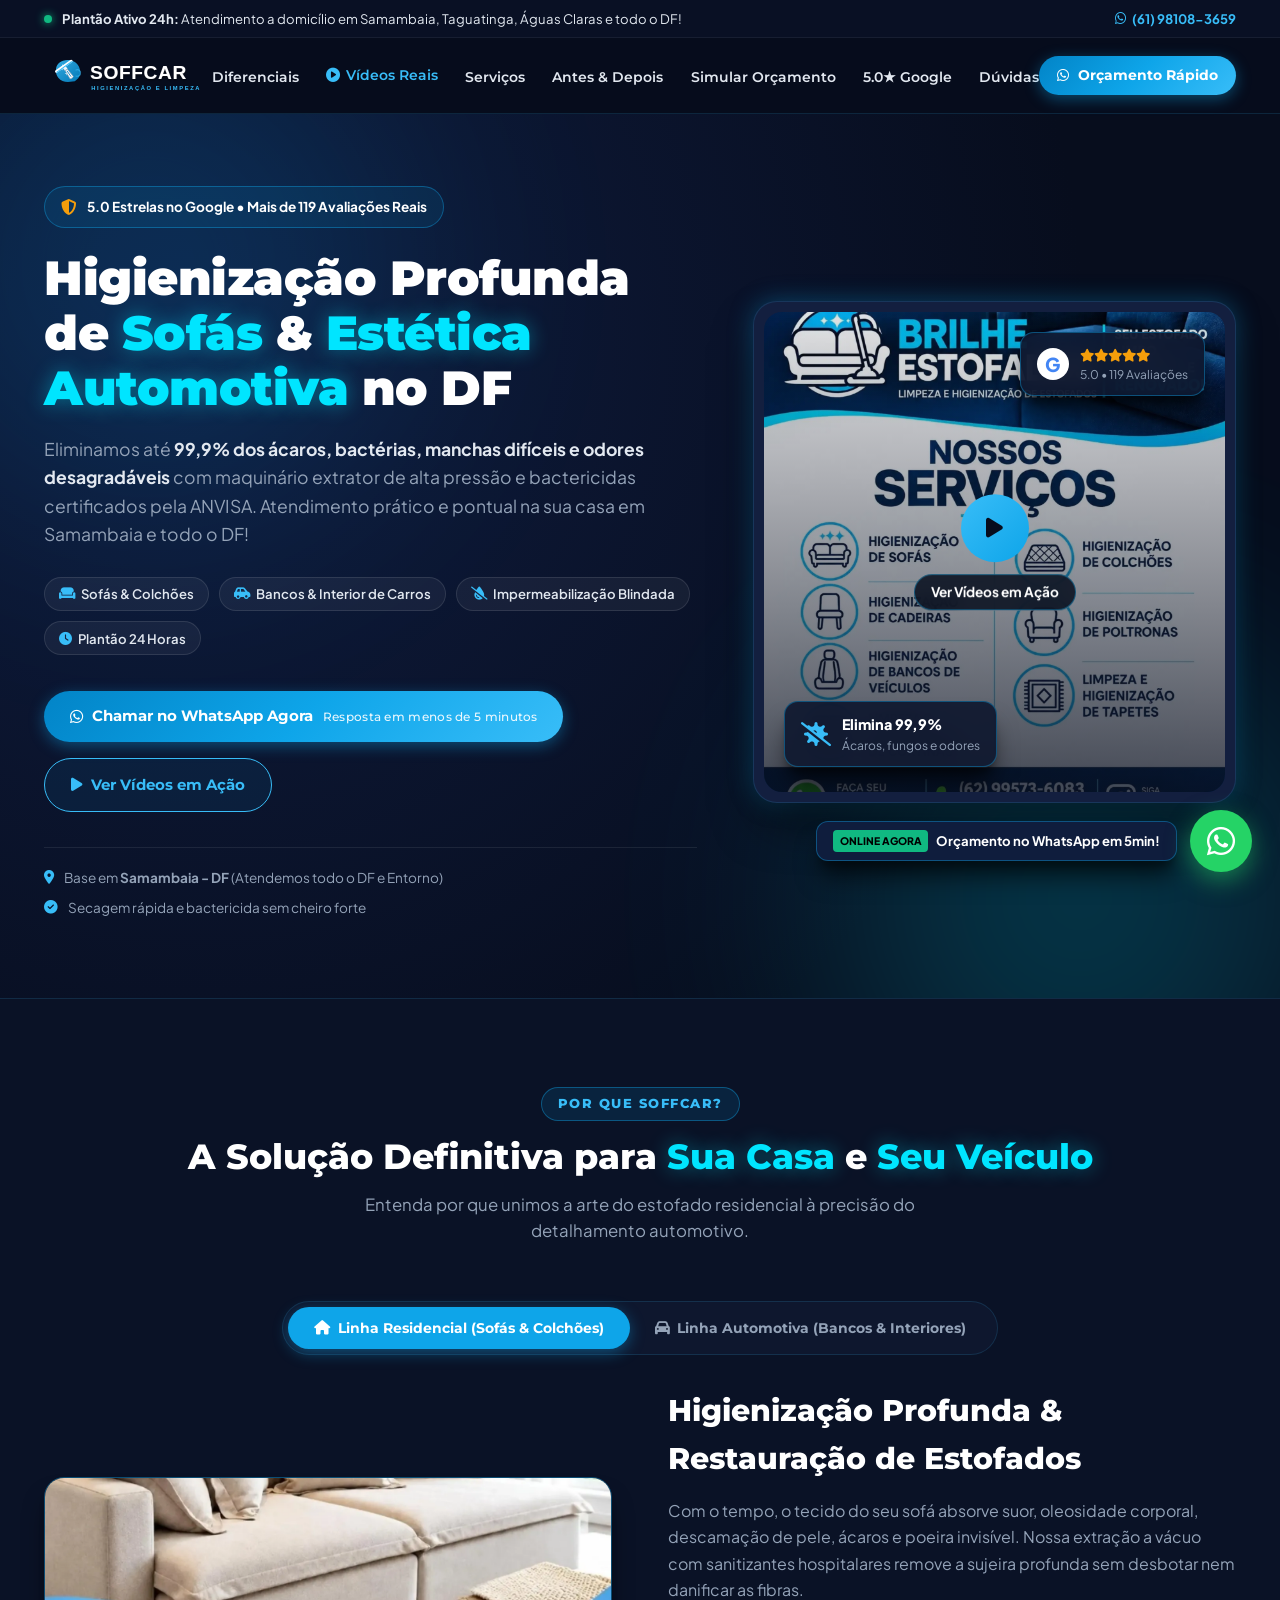
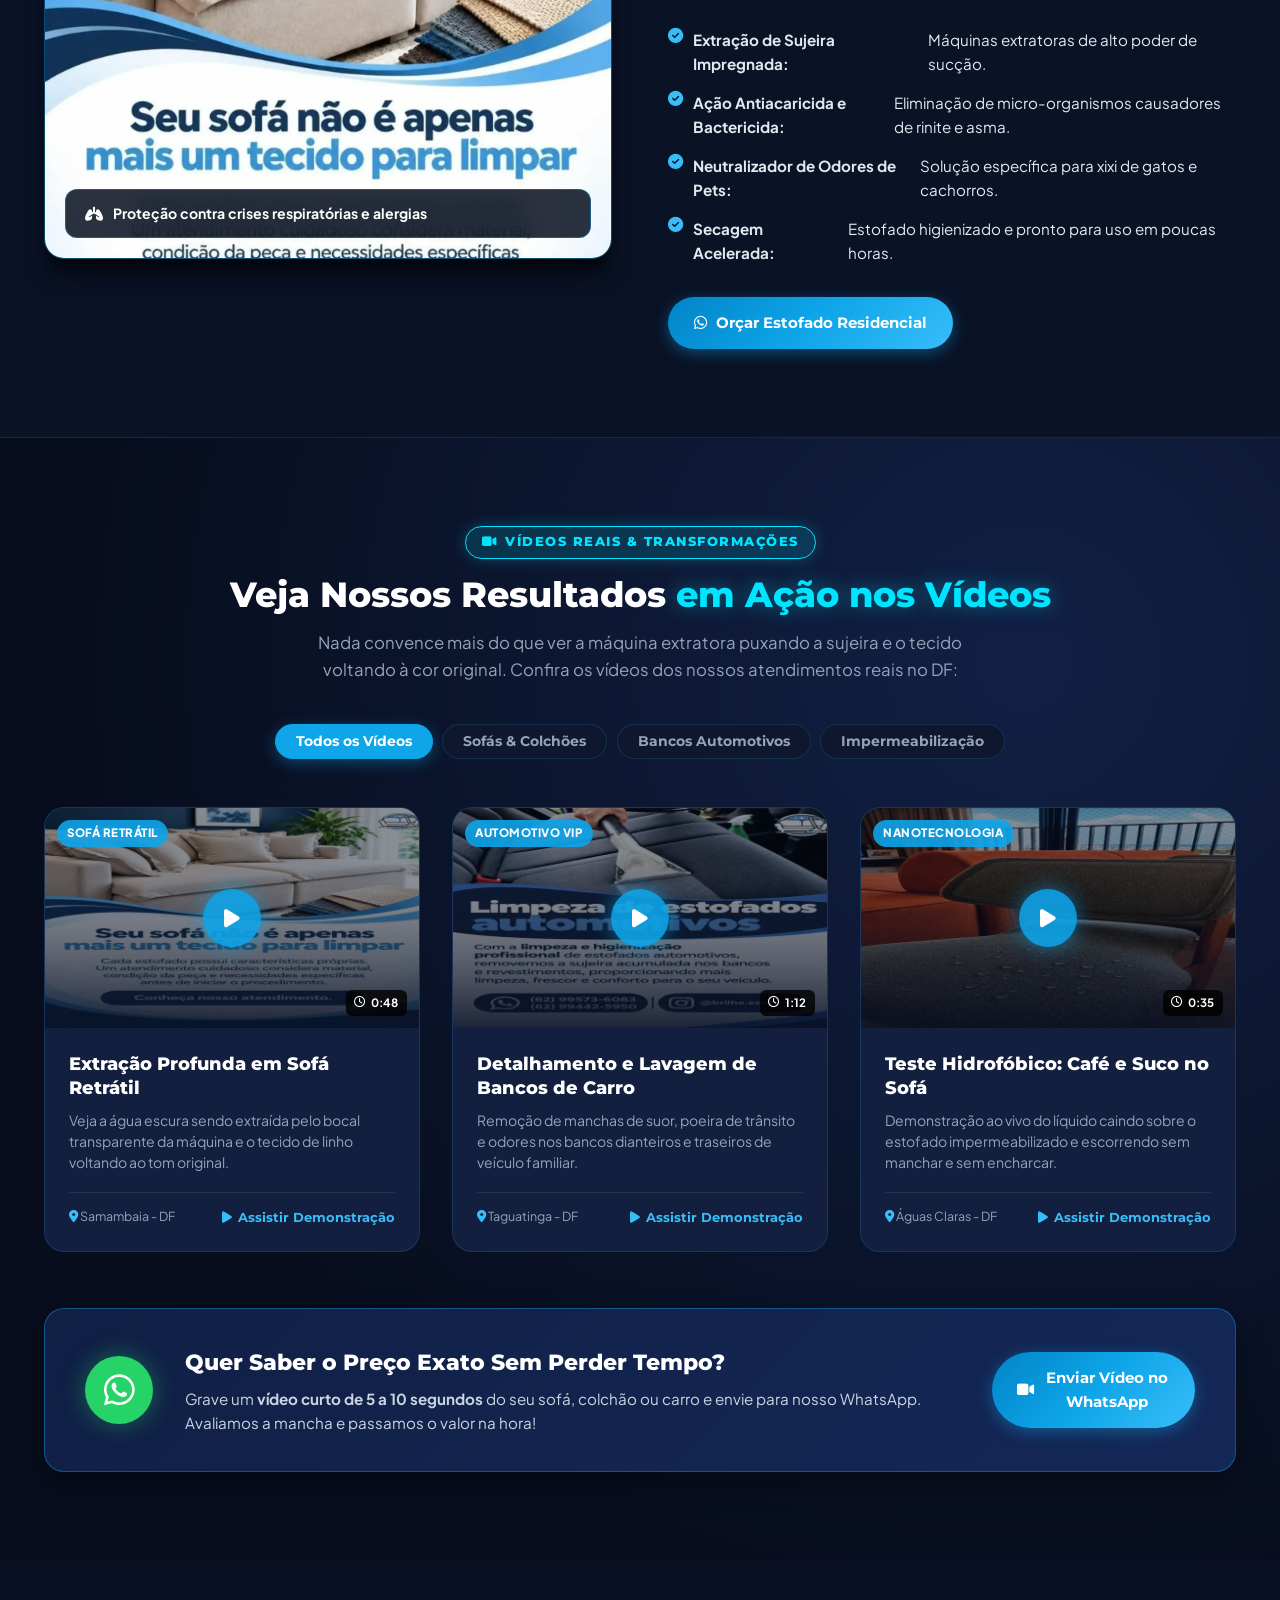
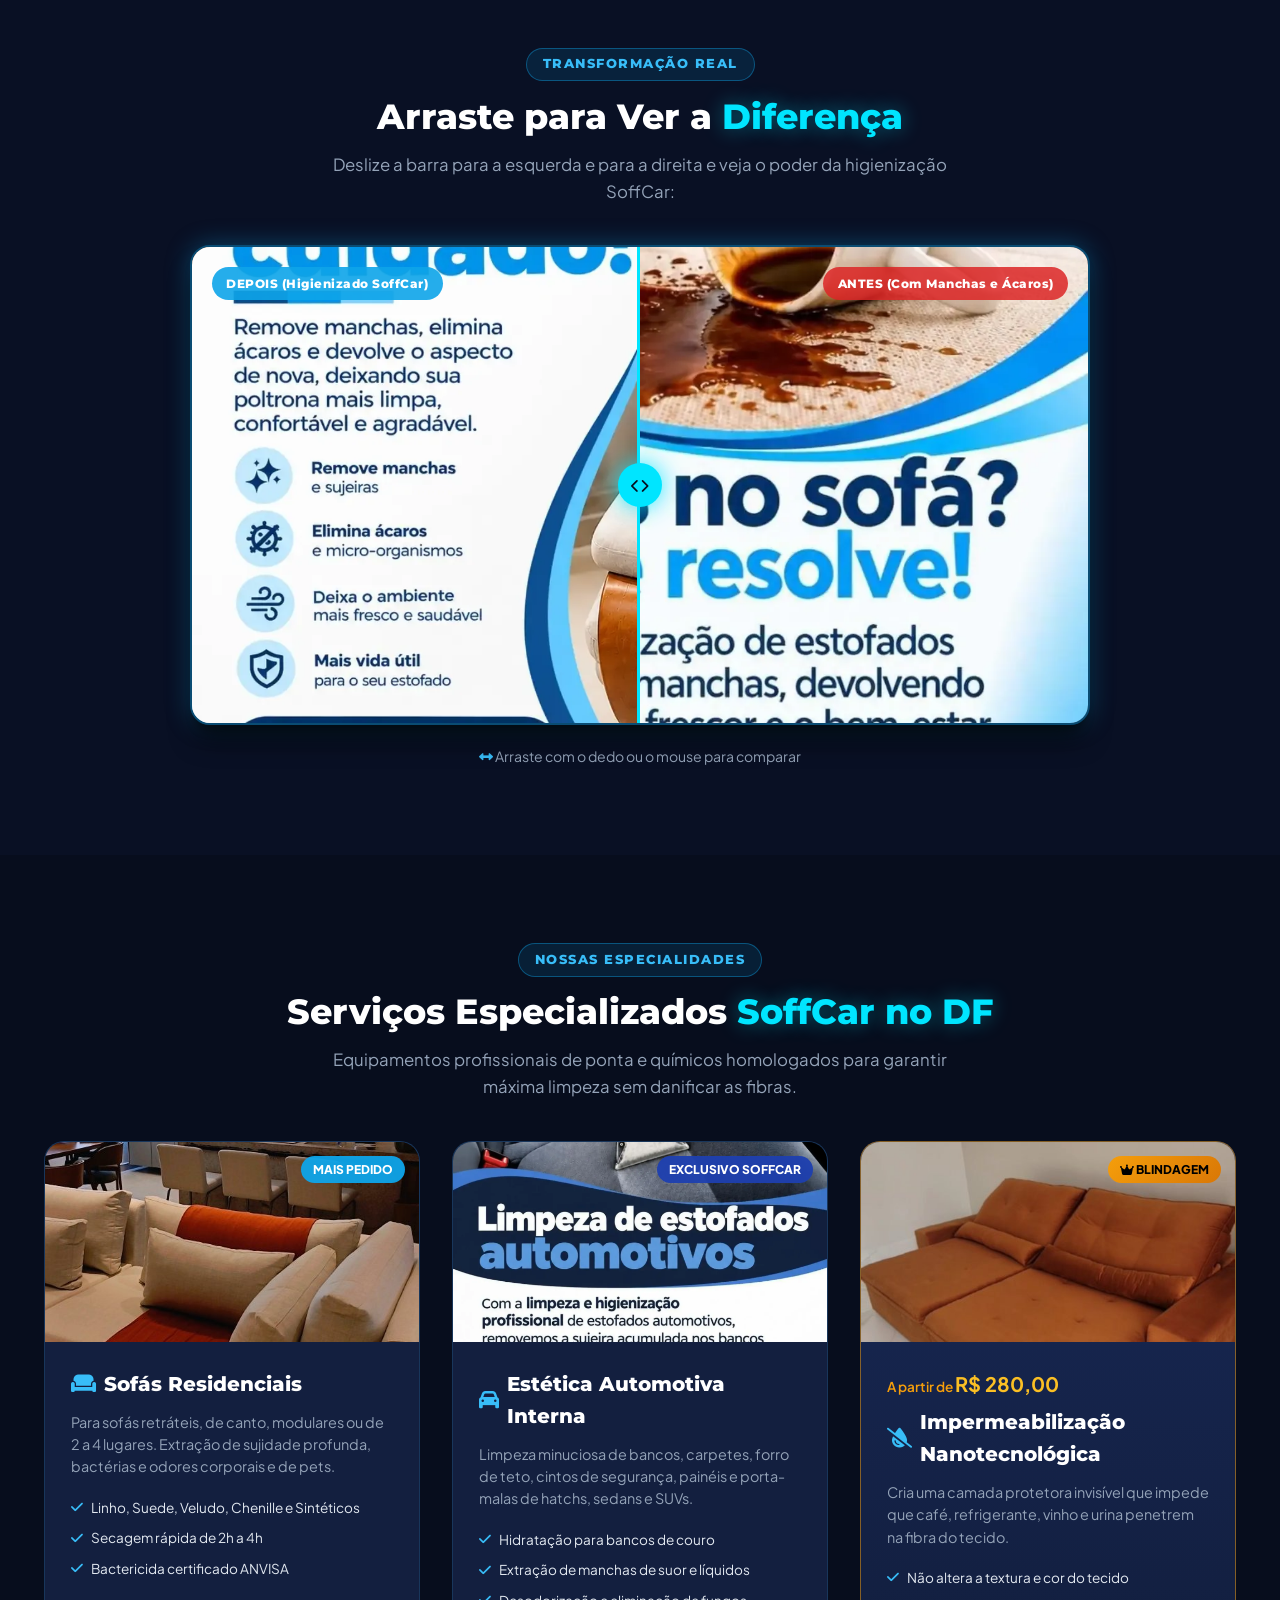
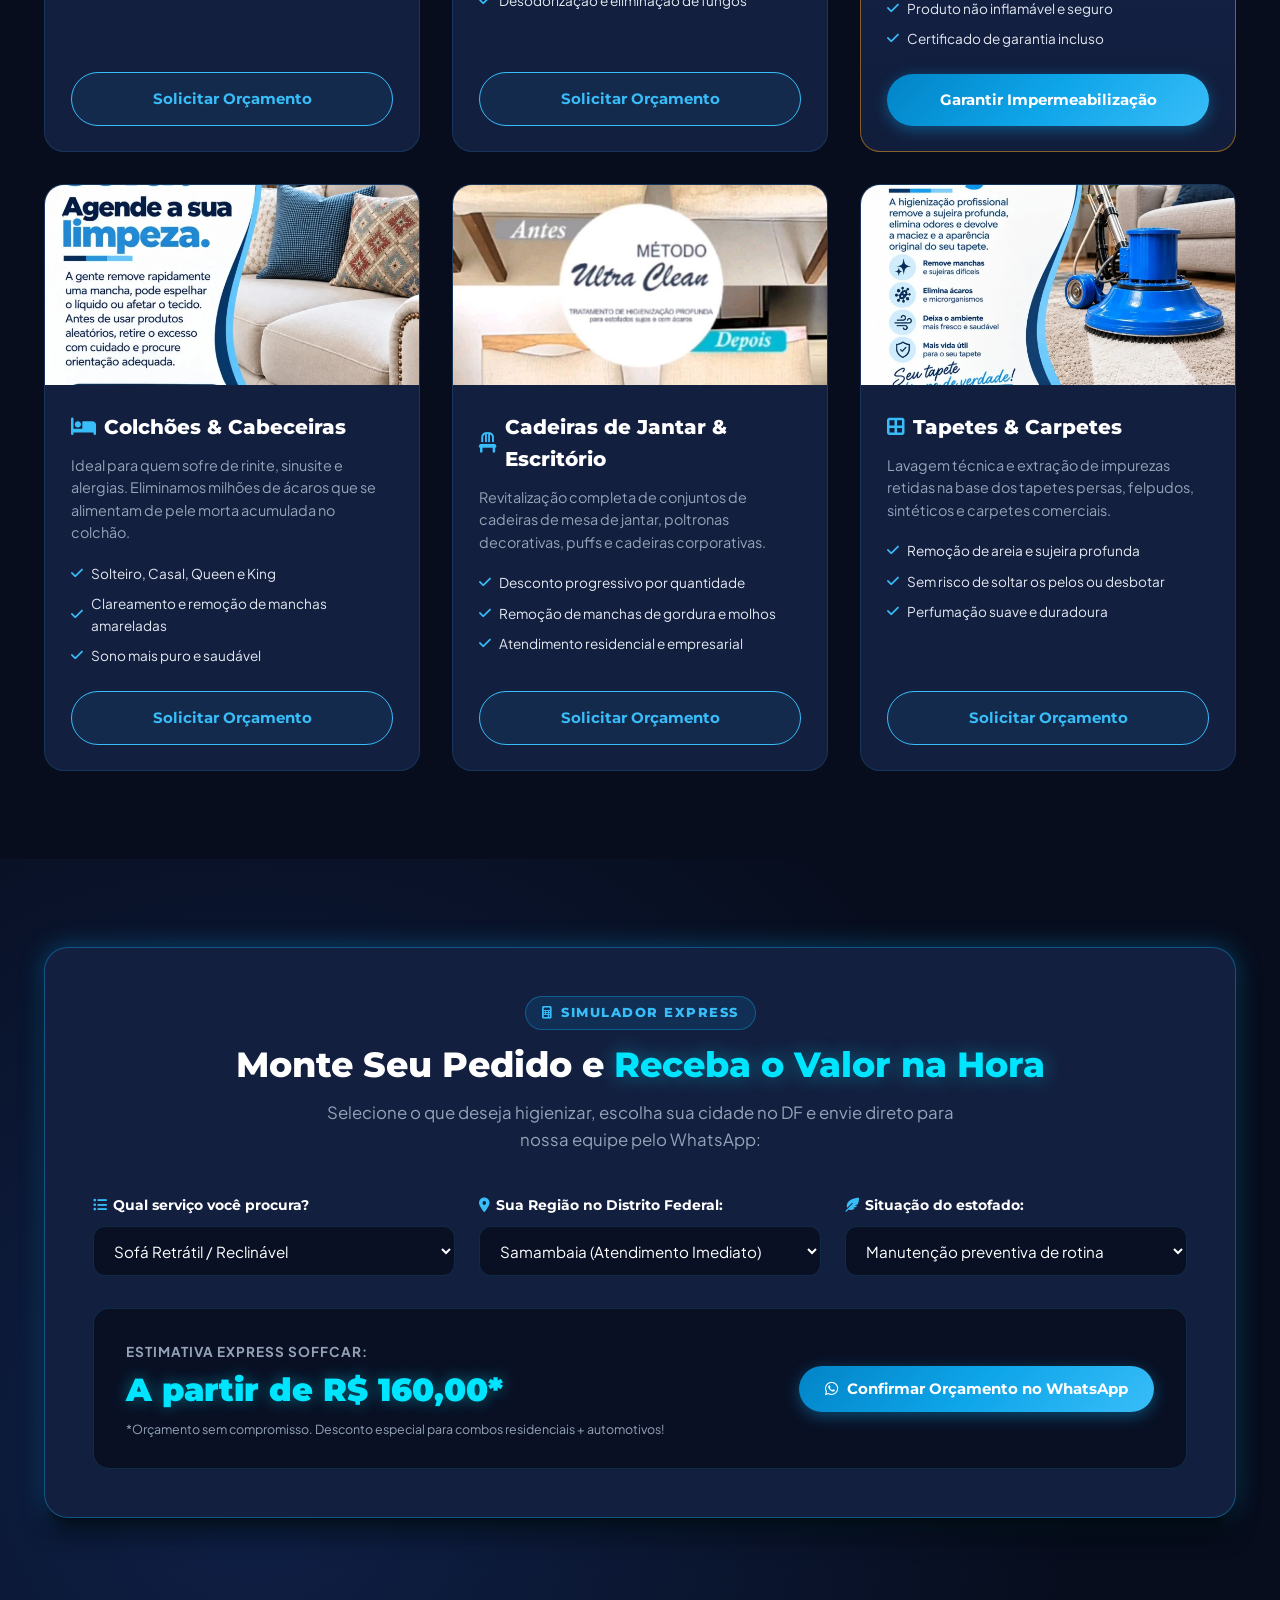
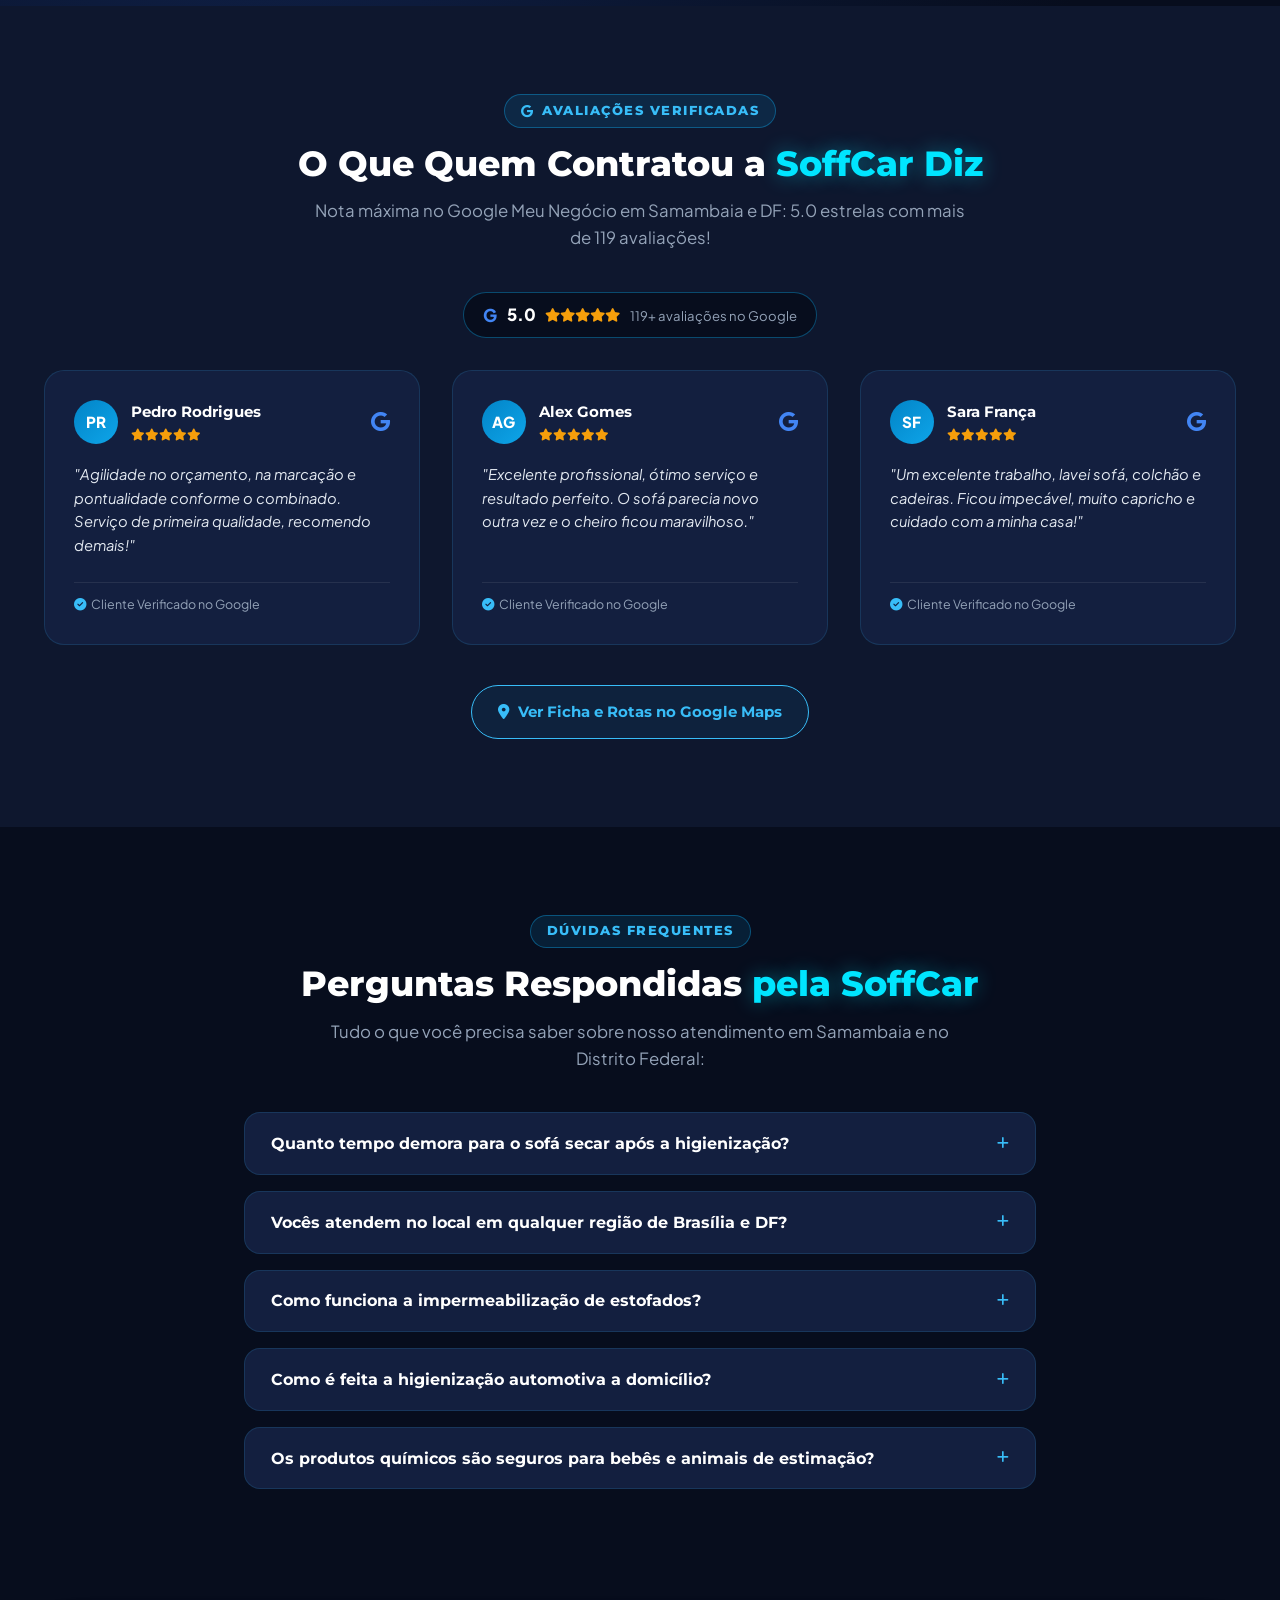
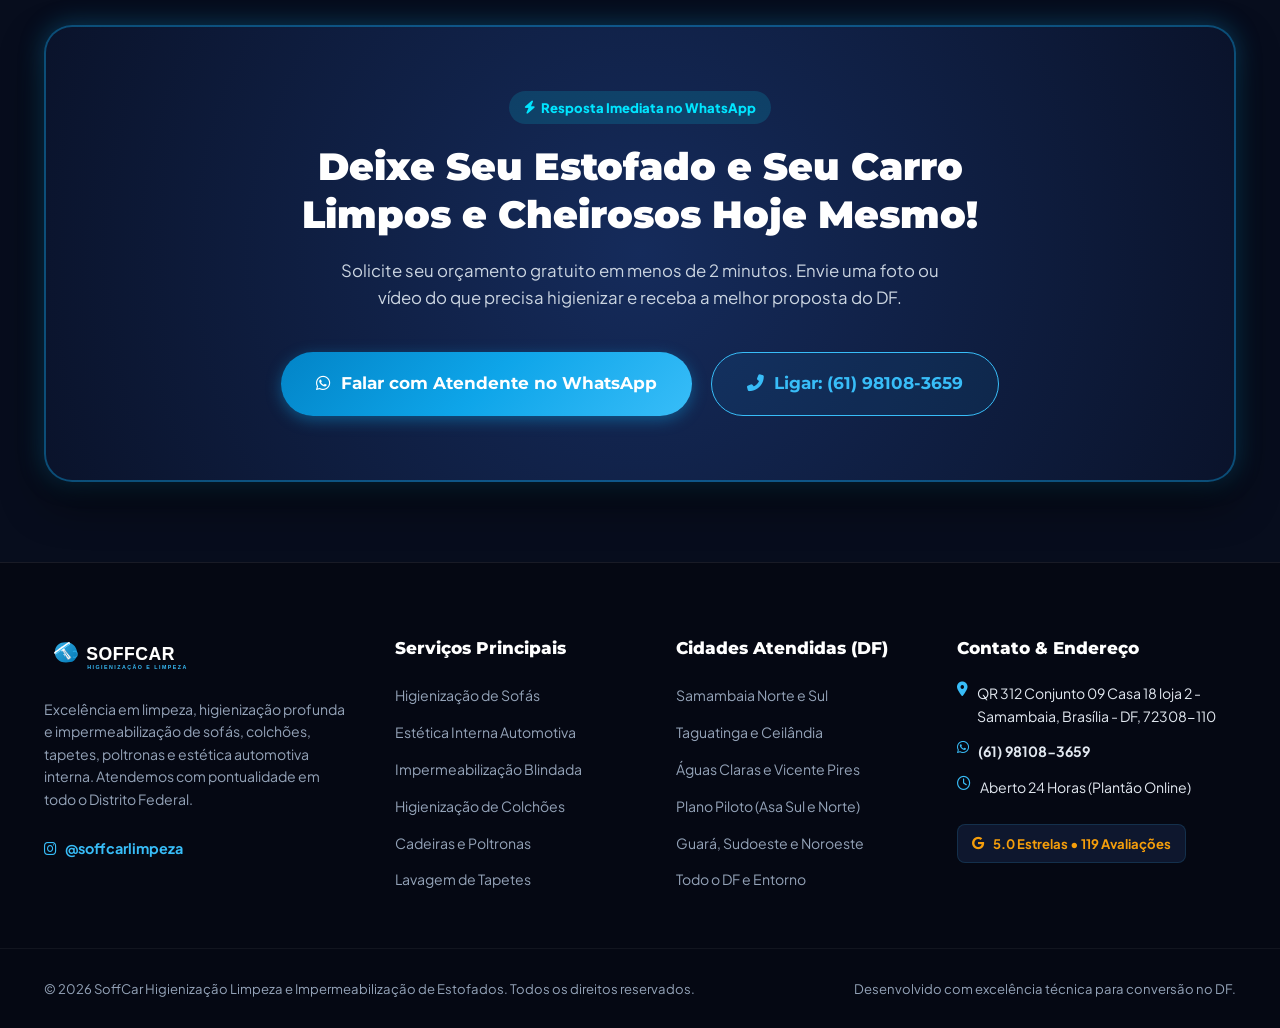
<file: template-soffcar/index.html>
<!DOCTYPE html>
<html lang="pt-BR">
<head>
  <meta charset="UTF-8">
  <meta name="viewport" content="width=device-width, initial-scale=1.0">
  <title>SoffCar Higienização e Limpeza de Estofados | Samambaia e DF</title>
  
  <!-- SEO Meta Tags -->
  <meta name="description" content="SoffCar Higienização e Limpeza em Samambaia e todo o DF. Especialistas em lavagem de sofás, bancos de carros, colchões, cadeiras e impermeabilização blindada. Mais de 119 avaliações 5 estrelas no Google. Atendimento 24h a domicílio!">
  <meta name="keywords" content="higienização de estofados Samambaia, limpeza de sofá DF, higienização automotiva Brasília, impermeabilização de sofás DF, limpeza de colchão Samambaia, lavagem a seco DF, Soffcar Samambaia">
  <meta name="author" content="SoffCar Higienização e Limpeza">
  <meta name="robots" content="index, follow">

  <!-- Open Graph / Facebook / WhatsApp -->
  <meta property="og:type" content="website">
  <meta property="og:url" content="https://soffcar.vercel.app/">
  <meta property="og:title" content="SoffCar Higienização e Limpeza | Sofás & Estética Automotiva no DF">
  <meta property="og:description" content="Limpeza profunda de sofás e estofados automotivos com tecnologia extratora e bactericidas Anvisa. 5.0 estrelas no Google. Atendimento a domicílio em Samambaia e DF!">
  <meta property="og:image" content="https://soffcar.vercel.app/assets/video-thumb-sofa.webp">

  <!-- Favicon -->
  <link rel="icon" type="image/svg+xml" href="assets/logo-soffcar.svg">
  <link rel="apple-touch-icon" href="assets/logo-soffcar.jpg">

  <!-- Fonts Google -->
  <link rel="preconnect" href="https://fonts.googleapis.com">
  <link rel="preconnect" href="https://fonts.gstatic.com" crossorigin>
  <link href="https://fonts.googleapis.com/css2?family=Montserrat:wght@400;500;600;700;800;900&family=Plus+Jakarta+Sans:wght@300;400;500;600;700&display=swap" rel="stylesheet">

  <!-- Font Awesome Icons -->
  <link rel="stylesheet" href="https://cdnjs.cloudflare.com/ajax/libs/font-awesome/6.4.0/css/all.min.css">

  <link rel="stylesheet" href="style.css">

  <!-- Schema.org Microdata -->
  <script type="application/ld+json">
  {
    "@context": "https://schema.org",
    "@type": "HomeAndConstructionBusiness",
    "name": "SoffCar Higienização Limpeza e impermeabilização de Estofados",
    "image": "https://soffcar.vercel.app/assets/logo-soffcar.jpg",
    "url": "https://soffcar.vercel.app/",
    "telephone": "+5561981083659",
    "priceRange": "$$",
    "address": {
      "@type": "PostalAddress",
      "streetAddress": "QR 312 Conjunto 09 Casa 18 loja 2",
      "addressLocality": "Samambaia",
      "addressRegion": "DF",
      "postalCode": "72308-110",
      "addressCountry": "BR"
    },
    "geo": {
      "@type": "GeoCoordinates",
      "latitude": -15.8769014,
      "longitude": -48.0698541
    },
    "openingHoursSpecification": {
      "@type": "OpeningHoursSpecification",
      "dayOfWeek": [
        "Monday", "Tuesday", "Wednesday", "Thursday", "Friday", "Saturday", "Sunday"
      ],
      "opens": "00:00",
      "closes": "23:59"
    },
    "aggregateRating": {
      "@type": "AggregateRating",
      "ratingValue": "5.0",
      "reviewCount": "119"
    },
    "sameAs": [
      "https://www.instagram.com/soffcarlimpeza/"
    ]
  }
  </script>
</head>
<body>

  <!-- Top Announcement Bar -->
  <div class="top-bar">
    <div class="container top-bar-content">
      <div class="top-bar-left">
        <span class="live-pulse"></span>
        <span class="top-text"><strong>Plantão Ativo 24h:</strong> Atendimento a domicílio em Samambaia, Taguatinga, Águas Claras e todo o DF!</span>
      </div>
      <div class="top-bar-right">
        <a href="https://wa.me/5561981083659?text=Ol%C3%A1%20SoffCar!%20Gostaria%20de%20um%20or%C3%A7amento%20para%20higieniza%C3%A7%C3%A3o." target="_blank" rel="noopener" class="top-whatsapp">
          <i class="fab fa-whatsapp"></i> (61) 98108-3659
        </a>
      </div>
    </div>
  </div>

  <!-- Header / Navigation -->
  <header class="site-header" id="header">
    <div class="container header-content">
      <a href="#hero" class="brand-logo" aria-label="SoffCar Home">
        <img src="assets/logo-soffcar.svg" alt="SoffCar Higienização e Limpeza Logo" class="logo-img" width="180" height="52">
      </a>

      <nav class="main-nav" id="mainNav">
        <ul class="nav-list">
          <li><a href="#diferenciais" class="nav-link">Diferenciais</a></li>
          <li><a href="#videos" class="nav-link video-nav-badge"><i class="fas fa-play-circle"></i> Vídeos Reais</a></li>
          <li><a href="#servicos" class="nav-link">Serviços</a></li>
          <li><a href="#antes-depois" class="nav-link">Antes & Depois</a></li>
          <li><a href="#calculadora" class="nav-link">Simular Orçamento</a></li>
          <li><a href="#avaliacoes" class="nav-link">5.0★ Google</a></li>
          <li><a href="#faq" class="nav-link">Dúvidas</a></li>
        </ul>
      </nav>

      <div class="header-actions">
        <a href="https://wa.me/5561981083659?text=Ol%C3%A1%20SoffCar!%20Vim%20pelo%20site%20e%20gostaria%20de%20um%20or%C3%A7amento%20r%C3%A1pido." target="_blank" rel="noopener" class="btn btn-primary-cyan btn-sm">
          <i class="fab fa-whatsapp"></i> Orçamento Rápido
        </a>
        <button class="mobile-toggle" id="mobileToggle" aria-label="Abrir Menu">
          <span></span>
          <span></span>
          <span></span>
        </button>
      </div>
    </div>
  </header>

  <!-- Hero Section with Dual-Focus Concept (Sofa + Car) -->
  <section class="hero-section" id="hero">
    <div class="hero-bg-glow glow-1"></div>
    <div class="hero-bg-glow glow-2"></div>
    
    <div class="container hero-container">
      <div class="hero-content">
        <div class="hero-badge">
          <span class="badge-icon"><i class="fas fa-shield-alt"></i></span>
          <span class="badge-text">5.0 Estrelas no Google • Mais de 119 Avaliações Reais</span>
        </div>

        <h1 class="hero-title">
          Higienização Profunda de <span class="highlight-cyan">Sofás</span> & <span class="highlight-cyan">Estética Automotiva</span> no DF
        </h1>

        <p class="hero-subtitle">
          Eliminamos até <strong>99,9% dos ácaros, bactérias, manchas difíceis e odores desagradáveis</strong> com maquinário extrator de alta pressão e bactericidas certificados pela ANVISA. Atendimento prático e pontual na sua casa em Samambaia e todo o DF!
        </p>

        <!-- Mode Indicator / Quick Tabs -->
        <div class="hero-service-pills">
          <span class="pill-item"><i class="fas fa-couch"></i> Sofás & Colchões</span>
          <span class="pill-item"><i class="fas fa-car-side"></i> Bancos & Interior de Carros</span>
          <span class="pill-item"><i class="fas fa-tint-slash"></i> Impermeabilização Blindada</span>
          <span class="pill-item"><i class="fas fa-clock"></i> Plantão 24 Horas</span>
        </div>

        <div class="hero-cta-group">
          <a href="https://wa.me/5561981083659?text=Ol%C3%A1%20SoffCar!%20Gostaria%20de%20um%20or%C3%A7amento%20personalizado%20para%20minha%20casa%20ou%20carro." target="_blank" rel="noopener" class="btn btn-primary-cyan btn-glow">
            <i class="fab fa-whatsapp"></i> Chamar no WhatsApp Agora
            <span class="btn-subtext">Resposta em menos de 5 minutos</span>
          </a>
          <a href="#videos" class="btn btn-outline-cyan">
            <i class="fas fa-play"></i> Ver Vídeos em Ação
          </a>
        </div>

        <div class="hero-trust-bar">
          <div class="trust-item">
            <i class="fas fa-map-marker-alt text-cyan"></i>
            <span>Base em <strong>Samambaia - DF</strong> (Atendemos todo o DF e Entorno)</span>
          </div>
          <div class="trust-item">
            <i class="fas fa-check-circle text-cyan"></i>
            <span>Secagem rápida e bactericida sem cheiro forte</span>
          </div>
        </div>
      </div>

      <!-- Hero Visual Card with Dual Visual & Quick Video Teaser -->
      <div class="hero-visual">
        <div class="hero-card-glow">
          <div class="hero-image-wrapper">
            <img src="assets/banner-todos-servicos.webp" alt="Serviços Profissionais SoffCar Samambaia" class="hero-main-img">
            <div class="hero-image-overlay"></div>
            
            <a href="#videos" class="hero-video-trigger" aria-label="Assistir Vídeo">
              <span class="play-pulse"><i class="fas fa-play"></i></span>
              <span class="video-label">Ver Vídeos em Ação</span>
            </a>

            <div class="floating-stat-badge stat-google">
              <div class="google-logo-mini">G</div>
              <div>
                <div class="stars"><i class="fas fa-star"></i><i class="fas fa-star"></i><i class="fas fa-star"></i><i class="fas fa-star"></i><i class="fas fa-star"></i></div>
                <span class="stat-text">5.0 • 119 Avaliações</span>
              </div>
            </div>

            <div class="floating-stat-badge stat-anvisa">
              <i class="fas fa-virus-slash stat-icon"></i>
              <div>
                <span class="stat-bold">Elimina 99,9%</span>
                <span class="stat-text">Ácaros, fungos e odores</span>
              </div>
            </div>
          </div>
        </div>
      </div>
    </div>
  </section>

  <!-- Interactive Dual-Switch Section: Residential vs. Automotive -->
  <section class="section dual-focus-section" id="diferenciais">
    <div class="container">
      <div class="section-header text-center">
        <span class="section-badge">POR QUE SOFFCAR?</span>
        <h2 class="section-title">A Solução Definitiva para <span class="highlight-cyan">Sua Casa</span> e <span class="highlight-cyan">Seu Veículo</span></h2>
        <p class="section-desc">Entenda por que unimos a arte do estofado residencial à precisão do detalhamento automotivo.</p>
        
        <!-- Toggle Switcher -->
        <div class="switch-container">
          <button class="switch-btn active" data-target="residential-panel">
            <i class="fas fa-home"></i> Linha Residencial (Sofás & Colchões)
          </button>
          <button class="switch-btn" data-target="automotive-panel">
            <i class="fas fa-car"></i> Linha Automotiva (Bancos & Interiores)
          </button>
        </div>
      </div>

      <!-- Residential Panel -->
      <div class="focus-panel active" id="residential-panel">
        <div class="grid-2-col">
          <div class="panel-image-card">
            <img src="assets/cuidado-especial-sofa.webp" alt="Higienização de Sofá Residencial SoffCar" class="panel-img">
            <div class="panel-badge-float">
              <i class="fas fa-lungs"></i> Proteção contra crises respiratórias e alergias
            </div>
          </div>
          <div class="panel-info">
            <h3 class="panel-title">Higienização Profunda & Restauração de Estofados</h3>
            <p class="panel-text">
              Com o tempo, o tecido do seu sofá absorve suor, oleosidade corporal, descamação de pele, ácaros e poeira invisível. Nossa extração a vácuo com sanitizantes hospitalares remove a sujeira profunda sem desbotar nem danificar as fibras.
            </p>
            <ul class="feature-checklist">
              <li><i class="fas fa-check-circle text-cyan"></i> <strong>Extração de Sujeira Impregnada:</strong> Máquinas extratoras de alto poder de sucção.</li>
              <li><i class="fas fa-check-circle text-cyan"></i> <strong>Ação Antiacaricida e Bactericida:</strong> Eliminação de micro-organismos causadores de rinite e asma.</li>
              <li><i class="fas fa-check-circle text-cyan"></i> <strong>Neutralizador de Odores de Pets:</strong> Solução específica para xixi de gatos e cachorros.</li>
              <li><i class="fas fa-check-circle text-cyan"></i> <strong>Secagem Acelerada:</strong> Estofado higienizado e pronto para uso em poucas horas.</li>
            </ul>
            <div class="panel-action">
              <a href="https://wa.me/5561981083659?text=Ol%C3%A1!%20Quero%20or%C3%A7amento%20para%20higienizar%20meu%20sof%C3%A1%20ou%20colch%C3%A3o%20em%20Bras%C3%ADlia." target="_blank" rel="noopener" class="btn btn-primary-cyan">
                <i class="fab fa-whatsapp"></i> Orçar Estofado Residencial
              </a>
            </div>
          </div>
        </div>
      </div>

      <!-- Automotive Panel -->
      <div class="focus-panel" id="automotive-panel">
        <div class="grid-2-col">
          <div class="panel-image-card">
            <img src="assets/estofados-automotivos.webp" alt="Higienização Automotiva SoffCar Samambaia" class="panel-img">
            <div class="panel-badge-float">
              <i class="fas fa-tachometer-alt"></i> Bancos, Teto, Cintos, Portas e Carpetes
            </div>
          </div>
          <div class="panel-info">
            <h3 class="panel-title">Higienização Interna Automotiva & Desodorização</h3>
            <p class="panel-text">
              Carros acumulam poeira do trânsito, restos de alimentos, manchas de água da chuva nos bancos e odores de cigarro ou animais. A SoffCar restaura a cabine do seu carro com acabamento de concessionária.
            </p>
            <ul class="feature-checklist">
              <li><i class="fas fa-check-circle text-cyan"></i> <strong>Bancos de Tecido e Couro:</strong> Hidratação para couros e lavagem profunda em tecidos.</li>
              <li><i class="fas fa-check-circle text-cyan"></i> <strong>Higienização de Teto e Colunas:</strong> Remoção de fuligem e manchas sem descolar o forro.</li>
              <li><i class="fas fa-check-circle text-cyan"></i> <strong>Carpetes e Porta-Malas:</strong> Aspiração pesada e sanitização de cantos difíceis.</li>
              <li><i class="fas fa-check-circle text-cyan"></i> <strong>Oxisanitização e Cheiro de Novo:</strong> Cabine pura, higienizada e livre de bactérias do ar-condicionado.</li>
            </ul>
            <div class="panel-action">
              <a href="https://wa.me/5561981083659?text=Ol%C3%A1!%20Quero%20or%C3%A7amento%20para%20higieniza%C3%A7%C3%A3o%20automotiva%20completa%20do%20meu%20carro." target="_blank" rel="noopener" class="btn btn-primary-cyan">
                <i class="fab fa-whatsapp"></i> Orçar Higienização do Carro
              </a>
            </div>
          </div>
        </div>
      </div>
    </div>
  </section>

  <!-- ========================================================================= -->
  <!-- SPECIAL SECTION: SOFFCAR CINEMA SHOWCASE (ESPAÇO DEDICADO PARA VÍDEOS)   -->
  <!-- ========================================================================= -->
  <section class="section video-showcase-section" id="videos">
    <div class="container">
      <div class="section-header text-center">
        <span class="section-badge video-badge-glow"><i class="fas fa-video"></i> VÍDEOS REAIS & TRANSFORMAÇÕES</span>
        <h2 class="section-title">Veja Nossos Resultados <span class="highlight-cyan">em Ação nos Vídeos</span></h2>
        <p class="section-desc">
          Nada convence mais do que ver a máquina extratora puxando a sujeira e o tecido voltando à cor original. Confira os vídeos dos nossos atendimentos reais no DF:
        </p>
      </div>

      <!-- Filter Tabs for Videos -->
      <div class="video-tabs">
        <button class="video-tab-btn active" data-filter="all">Todos os Vídeos</button>
        <button class="video-tab-btn" data-filter="sofa">Sofás & Colchões</button>
        <button class="video-tab-btn" data-filter="car">Bancos Automotivos</button>
        <button class="video-tab-btn" data-filter="impermeabilizacao">Impermeabilização</button>
      </div>

      <!-- Video Grid -->
      <div class="video-grid">
        
        <!-- ============================================================= -->
        <!-- [ESPAÇO RESERVADO PARA VÍDEO DO CLIENTE - VÍDEO 1: SOFÁ]      -->
        <!-- O cliente pode substituir o arquivo mp4 ou usar Reels/YouTube -->
        <!-- ============================================================= -->
        <div class="video-card" data-category="sofa" data-video-title="Higienização de Sofá Retrátil 4 Lugares" data-video-src="assets/video-thumb-sofa.webp">
          <div class="video-thumb-container">
            <img src="assets/video-thumb-sofa.webp" alt="Vídeo Higienização Sofá Retrátil SoffCar" class="video-thumb-img">
            <div class="video-overlay">
              <button class="video-play-btn" aria-label="Assistir Vídeo">
                <i class="fas fa-play"></i>
              </button>
              <span class="video-duration"><i class="far fa-clock"></i> 0:48</span>
              <span class="video-badge-pill">Sofá Retrátil</span>
            </div>
          </div>
          <div class="video-card-body">
            <h4 class="video-title">Extração Profunda em Sofá Retrátil</h4>
            <p class="video-desc">Veja a água escura sendo extraída pelo bocal transparente da máquina e o tecido de linho voltando ao tom original.</p>
            <div class="video-footer">
              <span class="video-location"><i class="fas fa-map-marker-alt text-cyan"></i> Samambaia - DF</span>
              <button class="video-open-btn" onclick="openVideoModal('Higienização de Sofá Retrátil 4 Lugares', 'Atendimento residencial com extração a vácuo e bactericida neutro.', 'assets/video-thumb-sofa.webp')">
                <i class="fas fa-play"></i> Assistir Demonstração
              </button>
            </div>
          </div>
        </div>

        <!-- ============================================================= -->
        <!-- [ESPAÇO RESERVADO PARA VÍDEO DO CLIENTE - VÍDEO 2: AUTOMOTIVO] -->
        <!-- O cliente pode substituir o arquivo mp4 ou usar Reels/YouTube -->
        <!-- ============================================================= -->
        <div class="video-card" data-category="car" data-video-title="Higienização Automotiva Completa dos Bancos" data-video-src="assets/video-thumb-auto.webp">
          <div class="video-thumb-container">
            <img src="assets/video-thumb-auto.webp" alt="Vídeo Higienização Bancos de Carro SoffCar" class="video-thumb-img">
            <div class="video-overlay">
              <button class="video-play-btn" aria-label="Assistir Vídeo">
                <i class="fas fa-play"></i>
              </button>
              <span class="video-duration"><i class="far fa-clock"></i> 1:12</span>
              <span class="video-badge-pill">Automotivo VIP</span>
            </div>
          </div>
          <div class="video-card-body">
            <h4 class="video-title">Detalhamento e Lavagem de Bancos de Carro</h4>
            <p class="video-desc">Remoção de manchas de suor, poeira de trânsito e odores nos bancos dianteiros e traseiros de veículo familiar.</p>
            <div class="video-footer">
              <span class="video-location"><i class="fas fa-map-marker-alt text-cyan"></i> Taguatinga - DF</span>
              <button class="video-open-btn" onclick="openVideoModal('Higienização Automotiva Completa dos Bancos', 'Limpeza a quente com extração profunda e remoção de odores internos.', 'assets/video-thumb-auto.webp')">
                <i class="fas fa-play"></i> Assistir Demonstração
              </button>
            </div>
          </div>
        </div>

        <!-- ==================================================================== -->
        <!-- [ESPAÇO RESERVADO PARA VÍDEO DO CLIENTE - VÍDEO 3: IMPERMEABILIZAÇÃO]-->
        <!-- O cliente pode substituir o arquivo mp4 ou usar Reels/YouTube        -->
        <!-- ==================================================================== -->
        <div class="video-card" data-category="impermeabilizacao" data-video-title="Teste Hidrofóbico da Impermeabilização SoffCar" data-video-src="assets/video-thumb-impermeabilizacao.webp">
          <div class="video-thumb-container">
            <img src="assets/video-thumb-impermeabilizacao.webp" alt="Vídeo Teste Impermeabilização SoffCar" class="video-thumb-img">
            <div class="video-overlay">
              <button class="video-play-btn" aria-label="Assistir Vídeo">
                <i class="fas fa-play"></i>
              </button>
              <span class="video-duration"><i class="far fa-clock"></i> 0:35</span>
              <span class="video-badge-pill">Nanotecnologia</span>
            </div>
          </div>
          <div class="video-card-body">
            <h4 class="video-title">Teste Hidrofóbico: Café e Suco no Sofá</h4>
            <p class="video-desc">Demonstração ao vivo do líquido caindo sobre o estofado impermeabilizado e escorrendo sem manchar e sem encharcar.</p>
            <div class="video-footer">
              <span class="video-location"><i class="fas fa-map-marker-alt text-cyan"></i> Águas Claras - DF</span>
              <button class="video-open-btn" onclick="openVideoModal('Teste Hidrofóbico da Impermeabilização SoffCar', 'Aplicação de resina protetora sem cheiro com certificação de segurança.', 'assets/video-thumb-impermeabilizacao.webp')">
                <i class="fas fa-play"></i> Assistir Demonstração
              </button>
            </div>
          </div>
        </div>

      </div>

      <!-- Video Send-Your-Own CTA -->
      <div class="video-send-cta-box">
        <div class="cta-box-content">
          <div class="cta-icon-wrapper">
            <i class="fab fa-whatsapp"></i>
          </div>
          <div class="cta-text-wrapper">
            <h3 class="cta-box-title">Quer Saber o Preço Exato Sem Perder Tempo?</h3>
            <p class="cta-box-desc">
              Grave um <strong>vídeo curto de 5 a 10 segundos</strong> do seu sofá, colchão ou carro e envie para nosso WhatsApp. Avaliamos a mancha e passamos o valor na hora!
            </p>
          </div>
          <div class="cta-btn-wrapper">
            <a href="https://wa.me/5561981083659?text=Ol%C3%A1%20SoffCar!%20Gravei%20um%20v%C3%ADdeo%20do%20meu%20estofado%20para%20voc%C3%AAs%20avaliarem." target="_blank" rel="noopener" class="btn btn-primary-cyan btn-glow">
              <i class="fas fa-video"></i> Enviar Vídeo no WhatsApp
            </a>
          </div>
        </div>
      </div>
    </div>
  </section>

  <!-- Interactive Before & After Slider Section -->
  <section class="section before-after-section" id="antes-depois">
    <div class="container">
      <div class="section-header text-center">
        <span class="section-badge">TRANSFORMAÇÃO REAL</span>
        <h2 class="section-title">Arraste para Ver a <span class="highlight-cyan">Diferença</span></h2>
        <p class="section-desc">Deslize a barra para a esquerda e para a direita e veja o poder da higienização SoffCar:</p>
      </div>

      <div class="slider-comparison-wrapper">
        <div class="comparison-container" id="comparisonSlider">
          <div class="img-wrapper before-img-wrapper">
            <img src="assets/manchas-sofa-solucao.webp" alt="Sofá Antes da Limpeza" class="comp-img">
            <span class="comp-label label-before">ANTES (Com Manchas e Ácaros)</span>
          </div>
          <div class="img-wrapper after-img-wrapper" id="afterImageWrapper">
            <img src="assets/cuidado-poltrona.webp" alt="Sofá Depois da Higienização SoffCar" class="comp-img">
            <span class="comp-label label-after">DEPOIS (Higienizado SoffCar)</span>
          </div>
          <div class="slider-handle" id="sliderHandle">
            <div class="handle-arrow-left"><i class="fas fa-chevron-left"></i></div>
            <div class="handle-line"></div>
            <div class="handle-arrow-right"><i class="fas fa-chevron-right"></i></div>
          </div>
        </div>
        <p class="slider-instructions"><i class="fas fa-arrows-alt-h text-cyan"></i> Arraste com o dedo ou o mouse para comparar</p>
      </div>
    </div>
  </section>

  <!-- Complete Services Grid with Anchor Pricing -->
  <section class="section services-section" id="servicos">
    <div class="container">
      <div class="section-header text-center">
        <span class="section-badge">NOSSAS ESPECIALIDADES</span>
        <h2 class="section-title">Serviços Especializados <span class="highlight-cyan">SoffCar no DF</span></h2>
        <p class="section-desc">Equipamentos profissionais de ponta e químicos homologados para garantir máxima limpeza sem danificar as fibras.</p>
      </div>

      <div class="services-grid">
        
        <!-- Service 1: Sofás -->
        <div class="service-card">
          <div class="service-img-box">
            <img src="assets/sofa-sala-luxo.jpg" alt="Higienização de Sofás" class="service-img">
            <span class="service-tag">Mais Pedido</span>
          </div>
          <div class="service-body">
            <h3 class="service-title"><i class="fas fa-couch text-cyan"></i> Sofás Residenciais</h3>
            <p class="service-text">Para sofás retráteis, de canto, modulares ou de 2 a 4 lugares. Extração de sujidade profunda, bactérias e odores corporais e de pets.</p>
            <ul class="service-bullets">
              <li><i class="fas fa-check text-cyan"></i> Linho, Suede, Veludo, Chenille e Sintéticos</li>
              <li><i class="fas fa-check text-cyan"></i> Secagem rápida de 2h a 4h</li>
              <li><i class="fas fa-check text-cyan"></i> Bactericida certificado ANVISA</li>
            </ul>
            <div class="service-footer">
              <a href="https://wa.me/5561981083659?text=Ol%C3%A1!%20Quero%20um%20or%C3%A7amento%20para%20higienizar%20meu%20sof%C3%A1." target="_blank" rel="noopener" class="btn btn-outline-cyan btn-full">
                Solicitar Orçamento
              </a>
            </div>
          </div>
        </div>

        <!-- Service 2: Automotivo -->
        <div class="service-card">
          <div class="service-img-box">
            <img src="assets/estofados-automotivos.webp" alt="Higienização Automotiva" class="service-img">
            <span class="service-tag tag-auto">Exclusivo SoffCar</span>
          </div>
          <div class="service-body">
            <h3 class="service-title"><i class="fas fa-car text-cyan"></i> Estética Automotiva Interna</h3>
            <p class="service-text">Limpeza minuciosa de bancos, carpetes, forro de teto, cintos de segurança, painéis e porta-malas de hatchs, sedans e SUVs.</p>
            <ul class="service-bullets">
              <li><i class="fas fa-check text-cyan"></i> Hidratação para bancos de couro</li>
              <li><i class="fas fa-check text-cyan"></i> Extração de manchas de suor e líquidos</li>
              <li><i class="fas fa-check text-cyan"></i> Desodorização e eliminação de fungos</li>
            </ul>
            <div class="service-footer">
              <a href="https://wa.me/5561981083659?text=Ol%C3%A1!%20Quero%20or%C3%A7ar%20a%20higieniza%C3%A7%C3%A3o%20automotiva%20do%20meu%20ve%C3%ADculo." target="_blank" rel="noopener" class="btn btn-outline-cyan btn-full">
                Solicitar Orçamento
              </a>
            </div>
          </div>
        </div>

        <!-- Service 3: Impermeabilização -->
        <div class="service-card featured-service">
          <div class="service-img-box">
            <img src="assets/repelencia-sofa-laranja.jpg" alt="Impermeabilização de Estofados" class="service-img">
            <span class="service-tag tag-gold"><i class="fas fa-crown"></i> Blindagem</span>
          </div>
          <div class="service-body">
            <div class="price-anchor">A partir de <strong>R$ 280,00</strong></div>
            <h3 class="service-title"><i class="fas fa-tint-slash text-cyan"></i> Impermeabilização Nanotecnológica</h3>
            <p class="service-text">Cria uma camada protetora invisível que impede que café, refrigerante, vinho e urina penetrem na fibra do tecido.</p>
            <ul class="service-bullets">
              <li><i class="fas fa-check text-cyan"></i> Não altera a textura e cor do tecido</li>
              <li><i class="fas fa-check text-cyan"></i> Produto não inflamável e seguro</li>
              <li><i class="fas fa-check text-cyan"></i> Certificado de garantia incluso</li>
            </ul>
            <div class="service-footer">
              <a href="https://wa.me/5561981083659?text=Ol%C3%A1!%20Quero%20proteger%20meu%20sof%C3%A1%20com%20a%20impermeabiliza%C3%A7%C3%A3o%20blindada%20a%20partir%20de%20R$280." target="_blank" rel="noopener" class="btn btn-primary-cyan btn-full">
                Garantir Impermeabilização
              </a>
            </div>
          </div>
        </div>

        <!-- Service 4: Colchões -->
        <div class="service-card">
          <div class="service-img-box">
            <img src="assets/derramou-liquido-sofa.webp" alt="Higienização de Colchões" class="service-img">
          </div>
          <div class="service-body">
            <h3 class="service-title"><i class="fas fa-bed text-cyan"></i> Colchões & Cabeceiras</h3>
            <p class="service-text">Ideal para quem sofre de rinite, sinusite e alergias. Eliminamos milhões de ácaros que se alimentam de pele morta acumulada no colchão.</p>
            <ul class="service-bullets">
              <li><i class="fas fa-check text-cyan"></i> Solteiro, Casal, Queen e King</li>
              <li><i class="fas fa-check text-cyan"></i> Clareamento e remoção de manchas amareladas</li>
              <li><i class="fas fa-check text-cyan"></i> Sono mais puro e saudável</li>
            </ul>
            <div class="service-footer">
              <a href="https://wa.me/5561981083659?text=Ol%C3%A1!%20Preciso%20higienizar%20meu%20colch%C3%A3o%20para%20eliminar%20%C3%A1caros." target="_blank" rel="noopener" class="btn btn-outline-cyan btn-full">
                Solicitar Orçamento
              </a>
            </div>
          </div>
        </div>

        <!-- Service 5: Cadeiras & Poltronas -->
        <div class="service-card">
          <div class="service-img-box">
            <img src="assets/antes-depois-cadeiras.jpg" alt="Higienização de Cadeiras e Poltronas" class="service-img">
          </div>
          <div class="service-body">
            <h3 class="service-title"><i class="fas fa-chair text-cyan"></i> Cadeiras de Jantar & Escritório</h3>
            <p class="service-text">Revitalização completa de conjuntos de cadeiras de mesa de jantar, poltronas decorativas, puffs e cadeiras corporativas.</p>
            <ul class="service-bullets">
              <li><i class="fas fa-check text-cyan"></i> Desconto progressivo por quantidade</li>
              <li><i class="fas fa-check text-cyan"></i> Remoção de manchas de gordura e molhos</li>
              <li><i class="fas fa-check text-cyan"></i> Atendimento residencial e empresarial</li>
            </ul>
            <div class="service-footer">
              <a href="https://wa.me/5561981083659?text=Ol%C3%A1!%20Quero%20or%C3%A7ar%20higieniza%C3%A7%C3%A3o%20de%20cadeiras%20e%20poltronas." target="_blank" rel="noopener" class="btn btn-outline-cyan btn-full">
                Solicitar Orçamento
              </a>
            </div>
          </div>
        </div>

        <!-- Service 6: Tapetes e Carpetes -->
        <div class="service-card">
          <div class="service-img-box">
            <img src="assets/higienizacao-tapete.webp" alt="Higienização de Tapetes e Carpetes" class="service-img">
          </div>
          <div class="service-body">
            <h3 class="service-title"><i class="fas fa-border-all text-cyan"></i> Tapetes & Carpetes</h3>
            <p class="service-text">Lavagem técnica e extração de impurezas retidas na base dos tapetes persas, felpudos, sintéticos e carpetes comerciais.</p>
            <ul class="service-bullets">
              <li><i class="fas fa-check text-cyan"></i> Remoção de areia e sujeira profunda</li>
              <li><i class="fas fa-check text-cyan"></i> Sem risco de soltar os pelos ou desbotar</li>
              <li><i class="fas fa-check text-cyan"></i> Perfumação suave e duradoura</li>
            </ul>
            <div class="service-footer">
              <a href="https://wa.me/5561981083659?text=Ol%C3%A1!%20Quero%20or%C3%A7amento%20para%20limpeza%20de%20tapetes." target="_blank" rel="noopener" class="btn btn-outline-cyan btn-full">
                Solicitar Orçamento
              </a>
            </div>
          </div>
        </div>

      </div>
    </div>
  </section>

  <!-- Interactive Budget Simulator & DF Regional Selector -->
  <section class="section calculator-section" id="calculadora">
    <div class="container">
      <div class="calc-card">
        <div class="calc-header text-center">
          <span class="section-badge"><i class="fas fa-calculator"></i> SIMULADOR EXPRESS</span>
          <h2 class="section-title">Monte Seu Pedido e <span class="highlight-cyan">Receba o Valor na Hora</span></h2>
          <p class="section-desc">Selecione o que deseja higienizar, escolha sua cidade no DF e envie direto para nossa equipe pelo WhatsApp:</p>
        </div>

        <form id="expressCalcForm" class="calc-form">
          <div class="form-grid">
            <!-- Step 1: Service Type -->
            <div class="form-group">
              <label for="calcService" class="form-label"><i class="fas fa-list-ul text-cyan"></i> Qual serviço você procura?</label>
              <select id="calcService" class="form-select" required>
                <option value="sofa-retratil">Sofá Retrátil / Reclinável</option>
                <option value="sofa-comum">Sofá Tradicional (2 a 4 lugares)</option>
                <option value="sofa-canto">Sofá de Canto / Modular com Chaise</option>
                <option value="carro-completo">Higienização Automotiva Completa (Carro)</option>
                <option value="colchao">Colchão (Casal / Queen / King)</option>
                <option value="cadeiras">Conjunto de Cadeiras de Jantar</option>
                <option value="impermeabilizacao">Impermeabilização Blindada (R$ 280+)</option>
                <option value="combo-sofa-carro">Combo VIP: Sofá + Carro (Com Desconto)</option>
              </select>
            </div>

            <!-- Step 2: DF Region -->
            <div class="form-group">
              <label for="calcRegion" class="form-label"><i class="fas fa-map-marker-alt text-cyan"></i> Sua Região no Distrito Federal:</label>
              <select id="calcRegion" class="form-select" required>
                <option value="Samambaia">Samambaia (Atendimento Imediato)</option>
                <option value="Taguatinga">Taguatinga</option>
                <option value="Ceilandia">Ceilândia</option>
                <option value="Aguas Claras">Águas Claras</option>
                <option value="Vicente Pires">Vicente Pires</option>
                <option value="Plano Piloto">Plano Piloto (Asa Sul / Asa Norte)</option>
                <option value="Guara">Guará I e II</option>
                <option value="Sudoeste/Noroeste">Sudoeste / Noroeste / Cruzeiro</option>
                <option value="Lago Sul/Norte">Lago Sul / Lago Norte</option>
                <option value="Recanto das Emas">Recanto das Emas / Riacho Fundo</option>
                <option value="Outra Regiao DF/Entorno">Outra Região do DF ou Entorno</option>
              </select>
            </div>

            <!-- Step 3: Fabric Type / Additional -->
            <div class="form-group">
              <label for="calcDetail" class="form-label"><i class="fas fa-feather-alt text-cyan"></i> Situação do estofado:</label>
              <select id="calcDetail" class="form-select">
                <option value="Manutenção preventiva de rotina">Manutenção preventiva de rotina</option>
                <option value="Manchas visíveis de suor ou gordura">Manchas visíveis de suor ou gordura</option>
                <option value="Urina de pet / cheiro forte">Urina de pet / cheiro forte</option>
                <option value="Líquido recente derramado (café, vinho, refrigerante)">Líquido recente derramado</option>
                <option value="Poeira de reforma ou mudança recente">Poeira de reforma ou mudança recente</option>
              </select>
            </div>
          </div>

          <!-- Dynamic Output Card -->
          <div class="calc-summary-box">
            <div class="summary-left">
              <span class="summary-label">Estimativa Express SoffCar:</span>
              <div class="summary-price" id="calcPriceDisplay">A partir de R$ 160,00*</div>
              <span class="summary-note">*Orçamento sem compromisso. Desconto especial para combos residenciais + automotivos!</span>
            </div>
            <div class="summary-right">
              <button type="button" id="btnSendWhatsappCalc" class="btn btn-primary-cyan btn-glow">
                <i class="fab fa-whatsapp"></i> Confirmar Orçamento no WhatsApp
              </button>
            </div>
          </div>
        </form>
      </div>
    </div>
  </section>

  <!-- Google 5.0 Star Reviews Section (Real Testimonials from GMB) -->
  <section class="section reviews-section" id="avaliacoes">
    <div class="container">
      <div class="section-header text-center">
        <span class="section-badge"><i class="fab fa-google"></i> AVALIAÇÕES VERIFICADAS</span>
        <h2 class="section-title">O Que Quem Contratou a <span class="highlight-cyan">SoffCar Diz</span></h2>
        <p class="section-desc">Nota máxima no Google Meu Negócio em Samambaia e DF: 5.0 estrelas com mais de 119 avaliações!</p>
        
        <div class="google-badge-pill-center">
          <span class="g-letter">G</span>
          <span class="g-rating">5.0</span>
          <div class="stars-gold"><i class="fas fa-star"></i><i class="fas fa-star"></i><i class="fas fa-star"></i><i class="fas fa-star"></i><i class="fas fa-star"></i></div>
          <span class="g-count">119+ avaliações no Google</span>
        </div>
      </div>

      <div class="reviews-grid">
        <!-- Review 1: Pedro Rodrigues -->
        <div class="review-card">
          <div class="review-header">
            <div class="reviewer-avatar">PR</div>
            <div class="reviewer-meta">
              <h4 class="reviewer-name">Pedro Rodrigues</h4>
              <div class="review-stars"><i class="fas fa-star"></i><i class="fas fa-star"></i><i class="fas fa-star"></i><i class="fas fa-star"></i><i class="fas fa-star"></i></div>
            </div>
            <i class="fab fa-google google-icon-corner"></i>
          </div>
          <p class="review-text">
            "Agilidade no orçamento, na marcação e pontualidade conforme o combinado. Serviço de primeira qualidade, recomendo demais!"
          </p>
          <div class="review-footer">
            <span class="verified-tag"><i class="fas fa-check-circle text-cyan"></i> Cliente Verificado no Google</span>
          </div>
        </div>

        <!-- Review 2: Alex Gomes -->
        <div class="review-card">
          <div class="review-header">
            <div class="reviewer-avatar">AG</div>
            <div class="reviewer-meta">
              <h4 class="reviewer-name">Alex Gomes</h4>
              <div class="review-stars"><i class="fas fa-star"></i><i class="fas fa-star"></i><i class="fas fa-star"></i><i class="fas fa-star"></i><i class="fas fa-star"></i></div>
            </div>
            <i class="fab fa-google google-icon-corner"></i>
          </div>
          <p class="review-text">
            "Excelente profissional, ótimo serviço e resultado perfeito. O sofá parecia novo outra vez e o cheiro ficou maravilhoso."
          </p>
          <div class="review-footer">
            <span class="verified-tag"><i class="fas fa-check-circle text-cyan"></i> Cliente Verificado no Google</span>
          </div>
        </div>

        <!-- Review 3: Sara França -->
        <div class="review-card">
          <div class="review-header">
            <div class="reviewer-avatar">SF</div>
            <div class="reviewer-meta">
              <h4 class="reviewer-name">Sara França</h4>
              <div class="review-stars"><i class="fas fa-star"></i><i class="fas fa-star"></i><i class="fas fa-star"></i><i class="fas fa-star"></i><i class="fas fa-star"></i></div>
            </div>
            <i class="fab fa-google google-icon-corner"></i>
          </div>
          <p class="review-text">
            "Um excelente trabalho, lavei sofá, colchão e cadeiras. Ficou impecável, muito capricho e cuidado com a minha casa!"
          </p>
          <div class="review-footer">
            <span class="verified-tag"><i class="fas fa-check-circle text-cyan"></i> Cliente Verificado no Google</span>
          </div>
        </div>
      </div>

      <div class="reviews-cta-center">
        <a href="https://www.google.com/maps/dir/-15.7812633,-47.8898668/SoffCar+Higienização+Limpeza+e+impermeabilização+de+Estofados,+QR+312,+Conjunto+09+Casa+18+loja+2+-+Samambaia,+Brasília+-+DF,+72308-110/@-15.7812633,-47.8898668,15z" target="_blank" rel="noopener" class="btn btn-outline-cyan">
          <i class="fas fa-map-marker-alt"></i> Ver Ficha e Rotas no Google Maps
        </a>
      </div>
    </div>
  </section>

  <!-- FAQ Section Accordion -->
  <section class="section faq-section" id="faq">
    <div class="container faq-container">
      <div class="section-header text-center">
        <span class="section-badge">DÚVIDAS FREQUENTES</span>
        <h2 class="section-title">Perguntas Respondidas <span class="highlight-cyan">pela SoffCar</span></h2>
        <p class="section-desc">Tudo o que você precisa saber sobre nosso atendimento em Samambaia e no Distrito Federal:</p>
      </div>

      <div class="accordion" id="faqAccordion">
        
        <div class="accordion-item">
          <button class="accordion-header" aria-expanded="false">
            <span>Quanto tempo demora para o sofá secar após a higienização?</span>
            <i class="fas fa-plus accordion-icon"></i>
          </button>
          <div class="accordion-body">
            <p>Em média de <strong>2 a 4 horas</strong>. Nossa máquina extratora profissional possui motor de sucção de alta potência que extrai até 90% da umidade no próprio ato da lavagem. Deixando o ambiente ventilado com janelas abertas ou ventilador ligado, a secagem é ainda mais veloz.</p>
          </div>
        </div>

        <div class="accordion-item">
          <button class="accordion-header" aria-expanded="false">
            <span>Vocês atendem no local em qualquer região de Brasília e DF?</span>
            <i class="fas fa-plus accordion-icon"></i>
          </button>
          <div class="accordion-body">
            <p><strong>Sim!</strong> Nossa base operacional fica na QR 312 em Samambaia, mas atendemos a domicílio em Taguatinga, Ceilândia, Águas Claras, Guará, Plano Piloto (Asa Sul/Norte), Sudoeste, Vicente Pires e todo o Entorno. Levamos todo o maquinário e produtos até sua residência ou empresa.</p>
          </div>
        </div>

        <div class="accordion-item">
          <button class="accordion-header" aria-expanded="false">
            <span>Como funciona a impermeabilização de estofados?</span>
            <i class="fas fa-plus accordion-icon"></i>
          </button>
          <div class="accordion-body">
            <p>A impermeabilização cria uma película nanotecnológica protetora em volta de cada fibra do tecido. Quando alguém derrama café, vinho, refrigerante ou água, o líquido fica em forma de gotículas na superfície sem ser absorvido. Basta passar um papel toalha para retirar na hora. O produto não altera a maciez nem a cor do estofado.</p>
          </div>
        </div>

        <div class="accordion-item">
          <button class="accordion-header" aria-expanded="false">
            <span>Como é feita a higienização automotiva a domicílio?</span>
            <i class="fas fa-plus accordion-icon"></i>
          </button>
          <div class="accordion-body">
            <p>Nossa equipe vai até a garagem da sua casa ou condomínio. Precisamos apenas de um ponto de energia elétrica comum para ligar os equipamentos. Higienizamos os bancos de tecido ou couro, teto, portas e carpetes, deixando o veículo com sensação e cheiro de carro zero.</p>
          </div>
        </div>

        <div class="accordion-item">
          <button class="accordion-header" aria-expanded="false">
            <span>Os produtos químicos são seguros para bebês e animais de estimação?</span>
            <i class="fas fa-plus accordion-icon"></i>
          </button>
          <div class="accordion-body">
            <p><strong>100% seguros!</strong> Trabalhamos exclusivamente com bactericidas e limpadores neutros regulamentados pela ANVISA, biodegradáveis e hipoalergênicos. Eles não deixam vapores tóxicos nem cheiro enjoativo na sua casa.</p>
          </div>
        </div>

      </div>
    </div>
  </section>

  <!-- Final High-Conversion CTA Banner -->
  <section class="final-cta-section">
    <div class="container">
      <div class="final-cta-box">
        <div class="final-cta-content">
          <span class="cta-mini-pill"><i class="fas fa-bolt"></i> Resposta Imediata no WhatsApp</span>
          <h2 class="final-cta-title">Deixe Seu Estofado e Seu Carro Limpos e Cheirosos Hoje Mesmo!</h2>
          <p class="final-cta-desc">
            Solicite seu orçamento gratuito em menos de 2 minutos. Envie uma foto ou vídeo do que precisa higienizar e receba a melhor proposta do DF.
          </p>
          <div class="final-cta-buttons">
            <a href="https://wa.me/5561981083659?text=Ol%C3%A1%20SoffCar!%20Quero%20agendar%20um%20hor%C3%A1rio%20para%20higieniza%C3%A7%C3%A3o." target="_blank" rel="noopener" class="btn btn-primary-cyan btn-glow btn-lg">
              <i class="fab fa-whatsapp"></i> Falar com Atendente no WhatsApp
            </a>
            <a href="tel:5561981083659" class="btn btn-outline-cyan btn-lg">
              <i class="fas fa-phone-alt"></i> Ligar: (61) 98108-3659
            </a>
          </div>
        </div>
      </div>
    </div>
  </section>

  <!-- Site Footer -->
  <footer class="site-footer">
    <div class="container footer-container">
      <div class="footer-col col-brand">
        <img src="assets/logo-soffcar.svg" alt="SoffCar Higienização e Limpeza" class="footer-logo" width="170" height="48">
        <p class="footer-about">
          Excelência em limpeza, higienização profunda e impermeabilização de sofás, colchões, tapetes, poltronas e estética automotiva interna. Atendemos com pontualidade em todo o Distrito Federal.
        </p>
        <div class="footer-socials">
          <a href="https://www.instagram.com/soffcarlimpeza/" target="_blank" rel="noopener" aria-label="Instagram SoffCar"><i class="fab fa-instagram"></i> @soffcarlimpeza</a>
        </div>
      </div>

      <div class="footer-col">
        <h4 class="footer-title">Serviços Principais</h4>
        <ul class="footer-links">
          <li><a href="#servicos">Higienização de Sofás</a></li>
          <li><a href="#servicos">Estética Interna Automotiva</a></li>
          <li><a href="#servicos">Impermeabilização Blindada</a></li>
          <li><a href="#servicos">Higienização de Colchões</a></li>
          <li><a href="#servicos">Cadeiras e Poltronas</a></li>
          <li><a href="#servicos">Lavagem de Tapetes</a></li>
        </ul>
      </div>

      <div class="footer-col">
        <h4 class="footer-title">Cidades Atendidas (DF)</h4>
        <ul class="footer-links">
          <li><a href="#calculadora">Samambaia Norte e Sul</a></li>
          <li><a href="#calculadora">Taguatinga e Ceilândia</a></li>
          <li><a href="#calculadora">Águas Claras e Vicente Pires</a></li>
          <li><a href="#calculadora">Plano Piloto (Asa Sul e Norte)</a></li>
          <li><a href="#calculadora">Guará, Sudoeste e Noroeste</a></li>
          <li><a href="#calculadora">Todo o DF e Entorno</a></li>
        </ul>
      </div>

      <div class="footer-col col-contact">
        <h4 class="footer-title">Contato & Endereço</h4>
        <p><i class="fas fa-map-marker-alt text-cyan"></i> QR 312 Conjunto 09 Casa 18 loja 2 - Samambaia, Brasília - DF, 72308-110</p>
        <p><i class="fab fa-whatsapp text-cyan"></i> <strong>(61) 98108-3659</strong></p>
        <p><i class="far fa-clock text-cyan"></i> Aberto 24 Horas (Plantão Online)</p>
        <div class="footer-badge-google">
          <i class="fab fa-google"></i> 5.0 Estrelas • 119 Avaliações
        </div>
      </div>
    </div>

    <div class="footer-bottom">
      <div class="container footer-bottom-content">
        <p>&copy; <span id="currentYear"></span> SoffCar Higienização Limpeza e Impermeabilização de Estofados. Todos os direitos reservados.</p>
        <p class="footer-designer">Desenvolvido com excelência técnica para conversão no DF.</p>
      </div>
    </div>
  </footer>

  <!-- ========================================================================= -->
  <!-- VIDEO MODAL LIGHTBOX INTERATIVO (PRONTO PARA EMBEDAR OU TOCAR MP4)        -->
  <!-- ========================================================================= -->
  <div class="video-modal-backdrop" id="videoModal">
    <div class="video-modal-card">
      <button class="video-modal-close" id="closeVideoModal" aria-label="Fechar Vídeo">
        <i class="fas fa-times"></i>
      </button>
      <div class="video-modal-header">
        <span class="video-modal-badge"><i class="fas fa-play-circle"></i> DEMONSTRAÇÃO REAL SOFFCAR</span>
        <h3 class="video-modal-title" id="modalVideoTitle">Higienização Profunda em Sofá Retrátil</h3>
        <p class="video-modal-desc" id="modalVideoDesc">Assista à transformação real executada pela equipe da SoffCar no DF.</p>
      </div>
      
      <!-- Video Frame Container -->
      <div class="video-modal-player-box">
        <!-- 
          [ESPAÇO RESERVADO PARA VÍDEO DO CLIENTE]:
          O cliente poderá trocar este elemento por uma tag <video controls autoplay src="assets/video.mp4">
          ou um <iframe> do Instagram Reels / YouTube Shorts.
        -->
        <div class="video-player-inner" id="videoPlayerInner">
          <img src="assets/video-thumb-sofa.webp" id="modalVideoPoster" alt="Demonstração do Vídeo" class="modal-poster-img">
          <div class="video-playing-state">
            <div class="pulsing-radar">
              <i class="fas fa-play"></i>
            </div>
            <p class="playing-tip">Vídeo gravado em cliente real em Samambaia / Brasília - DF</p>
          </div>
        </div>
      </div>

      <div class="video-modal-footer">
        <div class="modal-footer-info">
          <span class="modal-quality-badge"><i class="fas fa-shield-alt text-cyan"></i> Tecnologia Extratora a Vácuo</span>
          <span class="modal-quality-badge"><i class="fas fa-check-circle text-cyan"></i> Químicos Homologados ANVISA</span>
        </div>
        <a href="https://wa.me/5561981083659?text=Ol%C3%A1%20SoffCar!%20Vi%20o%20v%C3%ADdeo%20no%20site%20e%20gostaria%20de%20um%20resultado%20assim%20para%20o%20meu%20estofado." target="_blank" rel="noopener" class="btn btn-primary-cyan btn-glow">
          <i class="fab fa-whatsapp"></i> Quero Este Resultado no Meu Estofado
        </a>
      </div>
    </div>
  </div>

  <!-- Floating Sticky WhatsApp Hub Button -->
  <aside class="floating-whatsapp-container" aria-label="Contato Rápido WhatsApp">
    <div class="whatsapp-tooltip">
      <span class="tooltip-badge">Online Agora</span>
      Orçamento no WhatsApp em 5min!
    </div>
    <a href="https://wa.me/5561981083659?text=Ol%C3%A1%20SoffCar!%20Vim%20pelo%20site%20e%20gostaria%20de%20um%20or%C3%A7amento%20para%20Samambaia/DF." target="_blank" rel="noopener" class="floating-whatsapp-btn" aria-label="Falar com a SoffCar no WhatsApp">
      <i class="fab fa-whatsapp"></i>
    </a>
  </aside>

  <!-- Script JS -->
  <script src="script.js"></script>
</body>
</html>
</file>
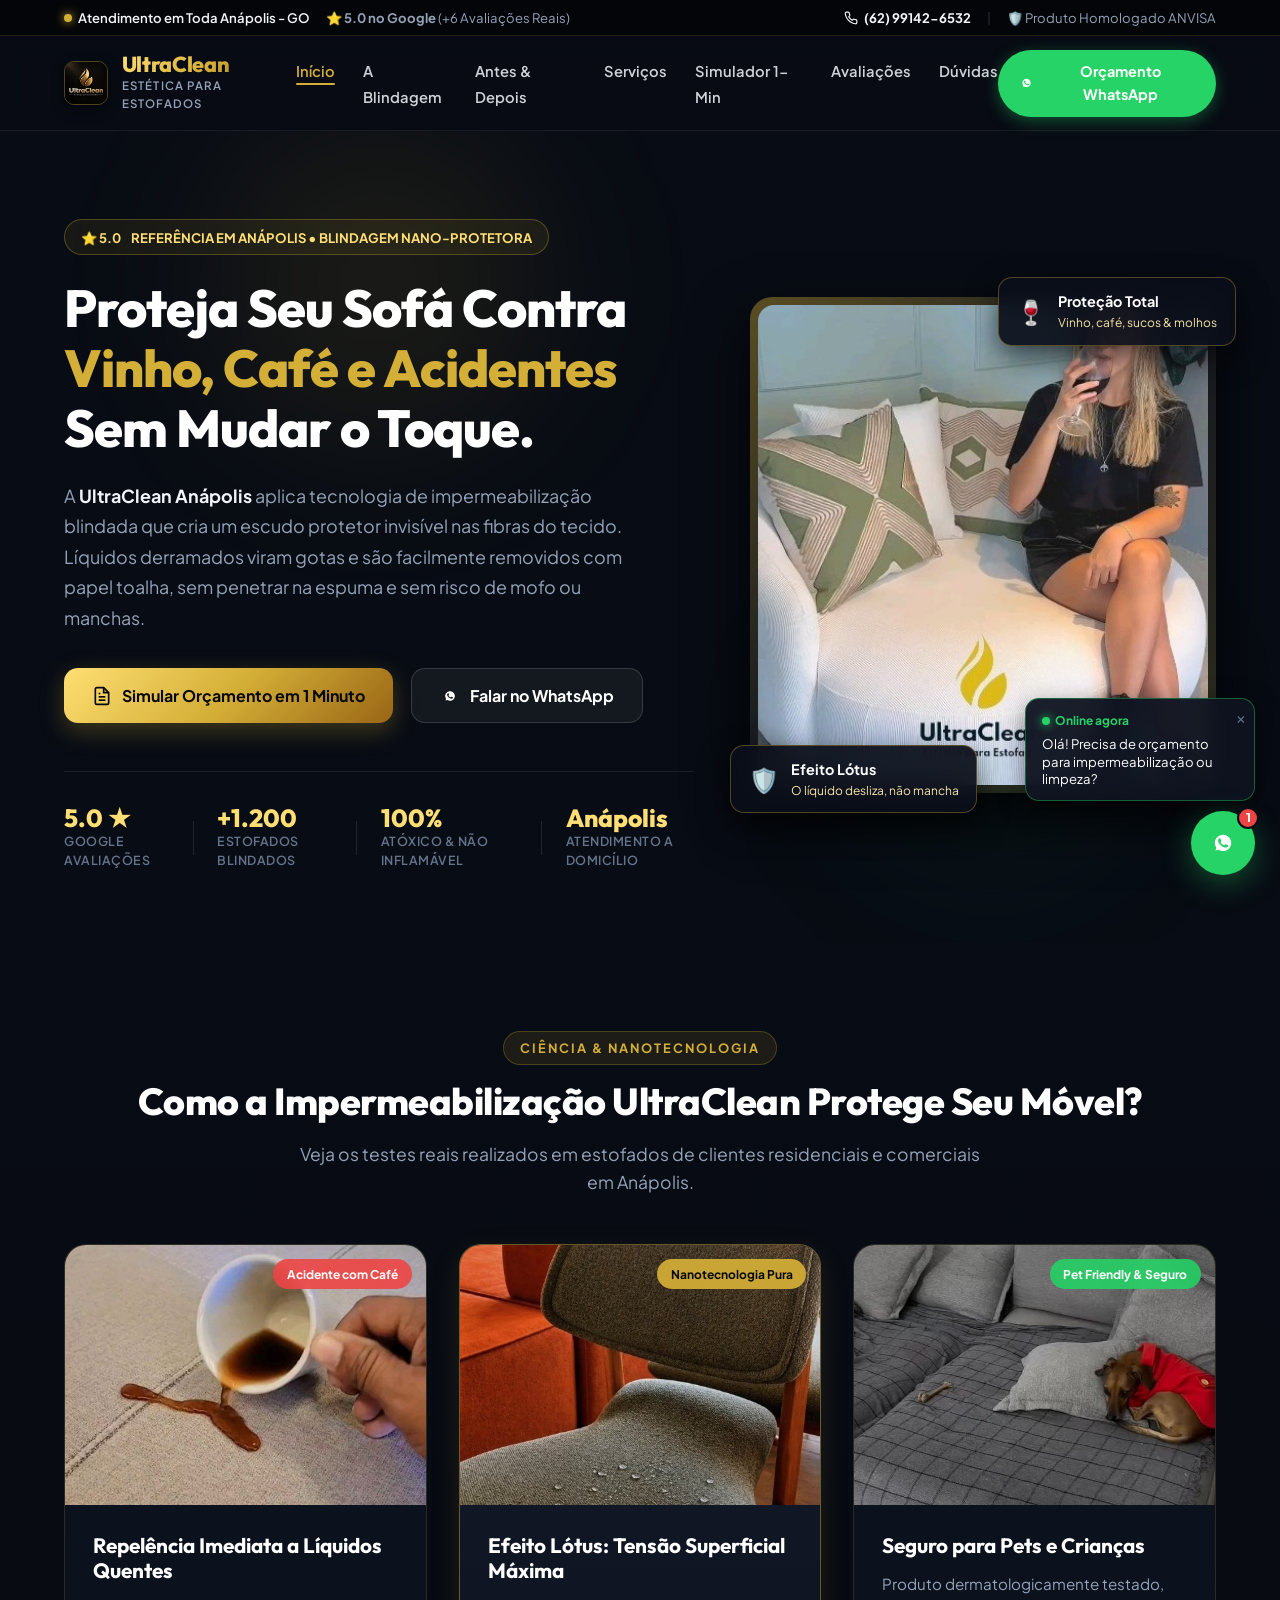
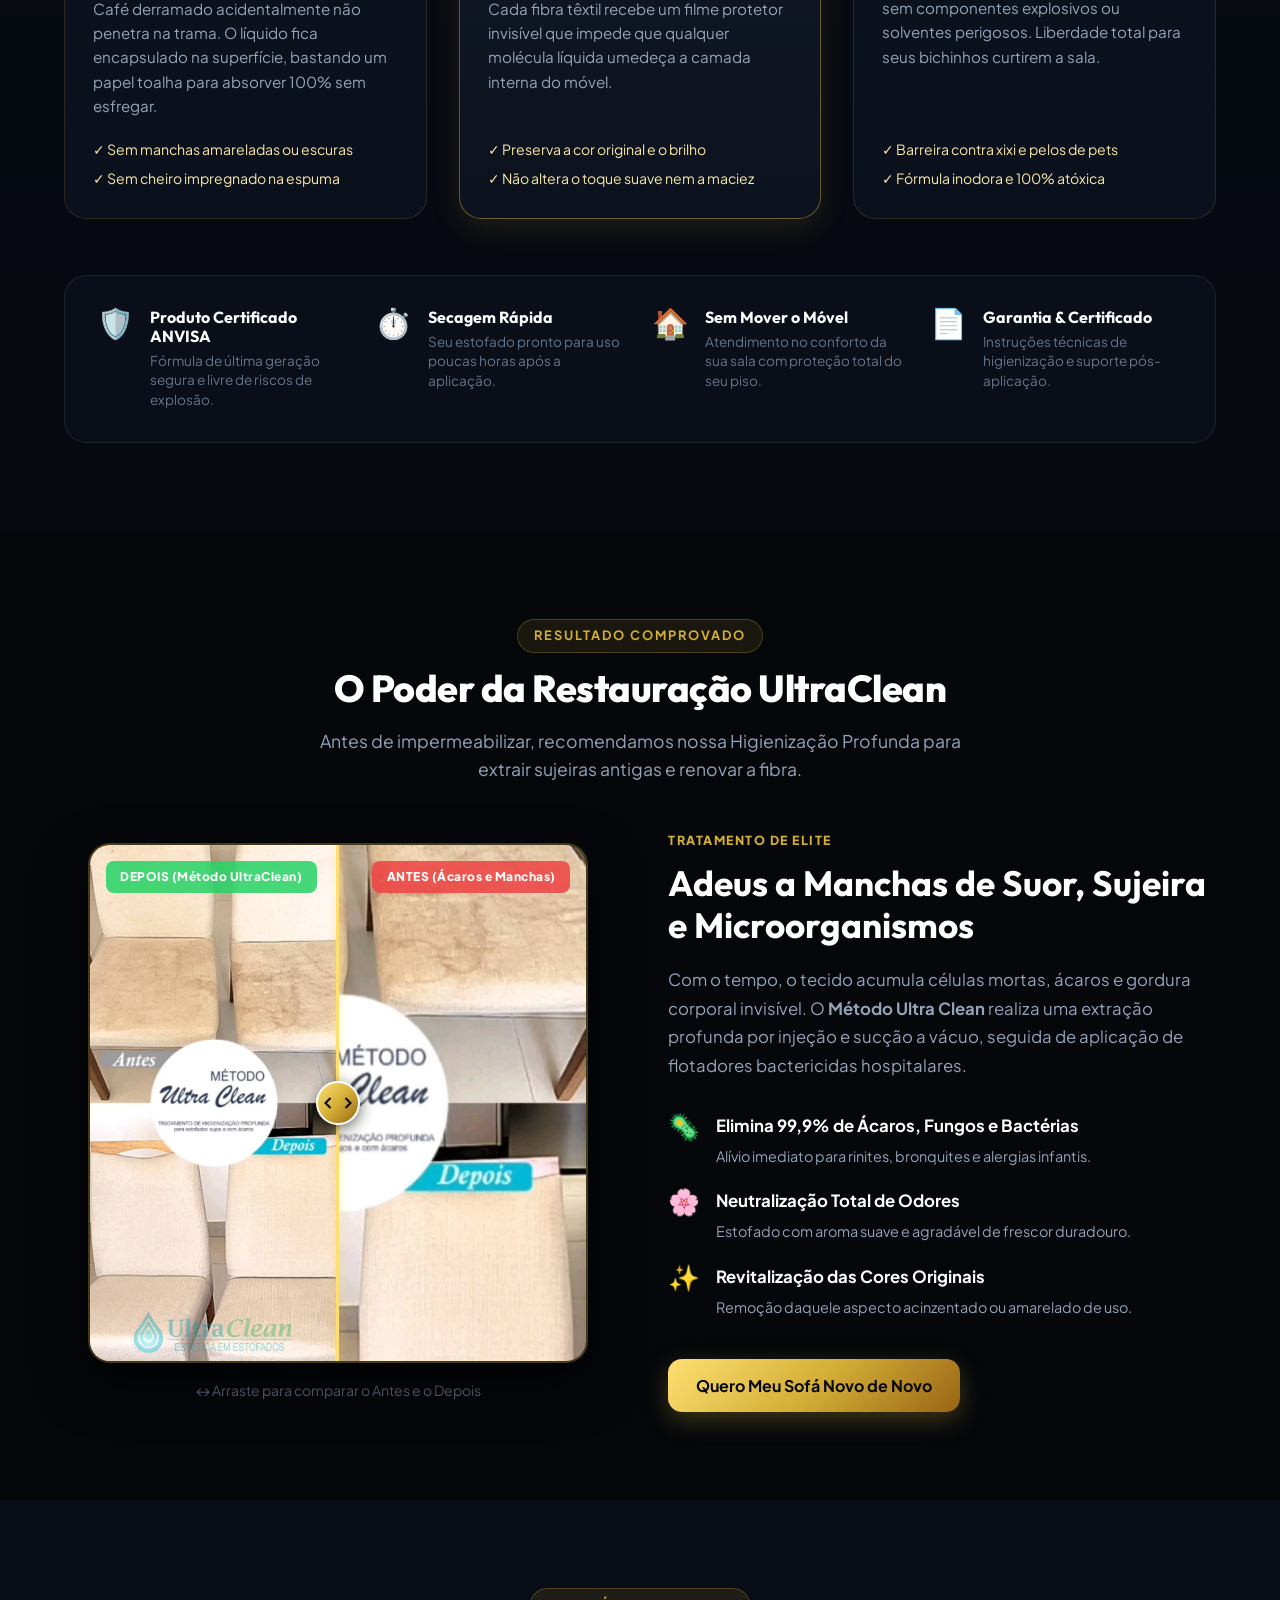
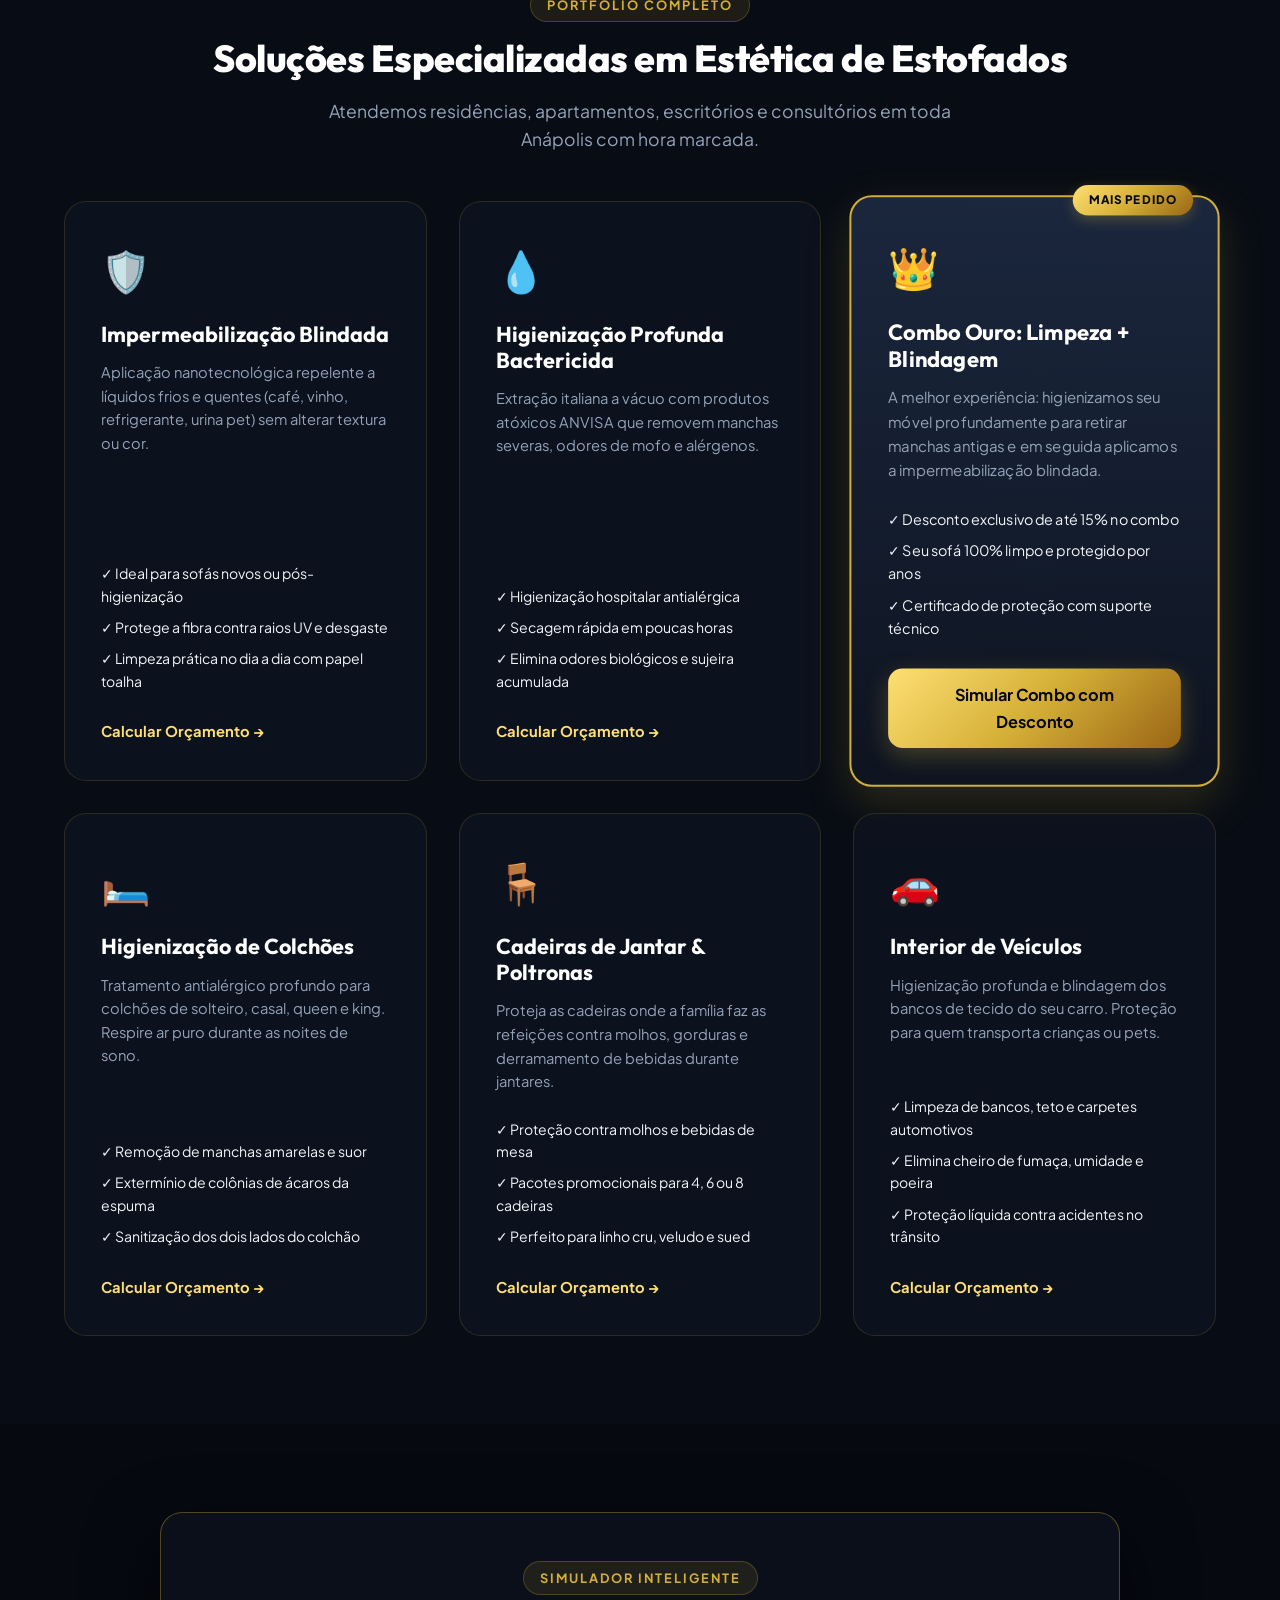
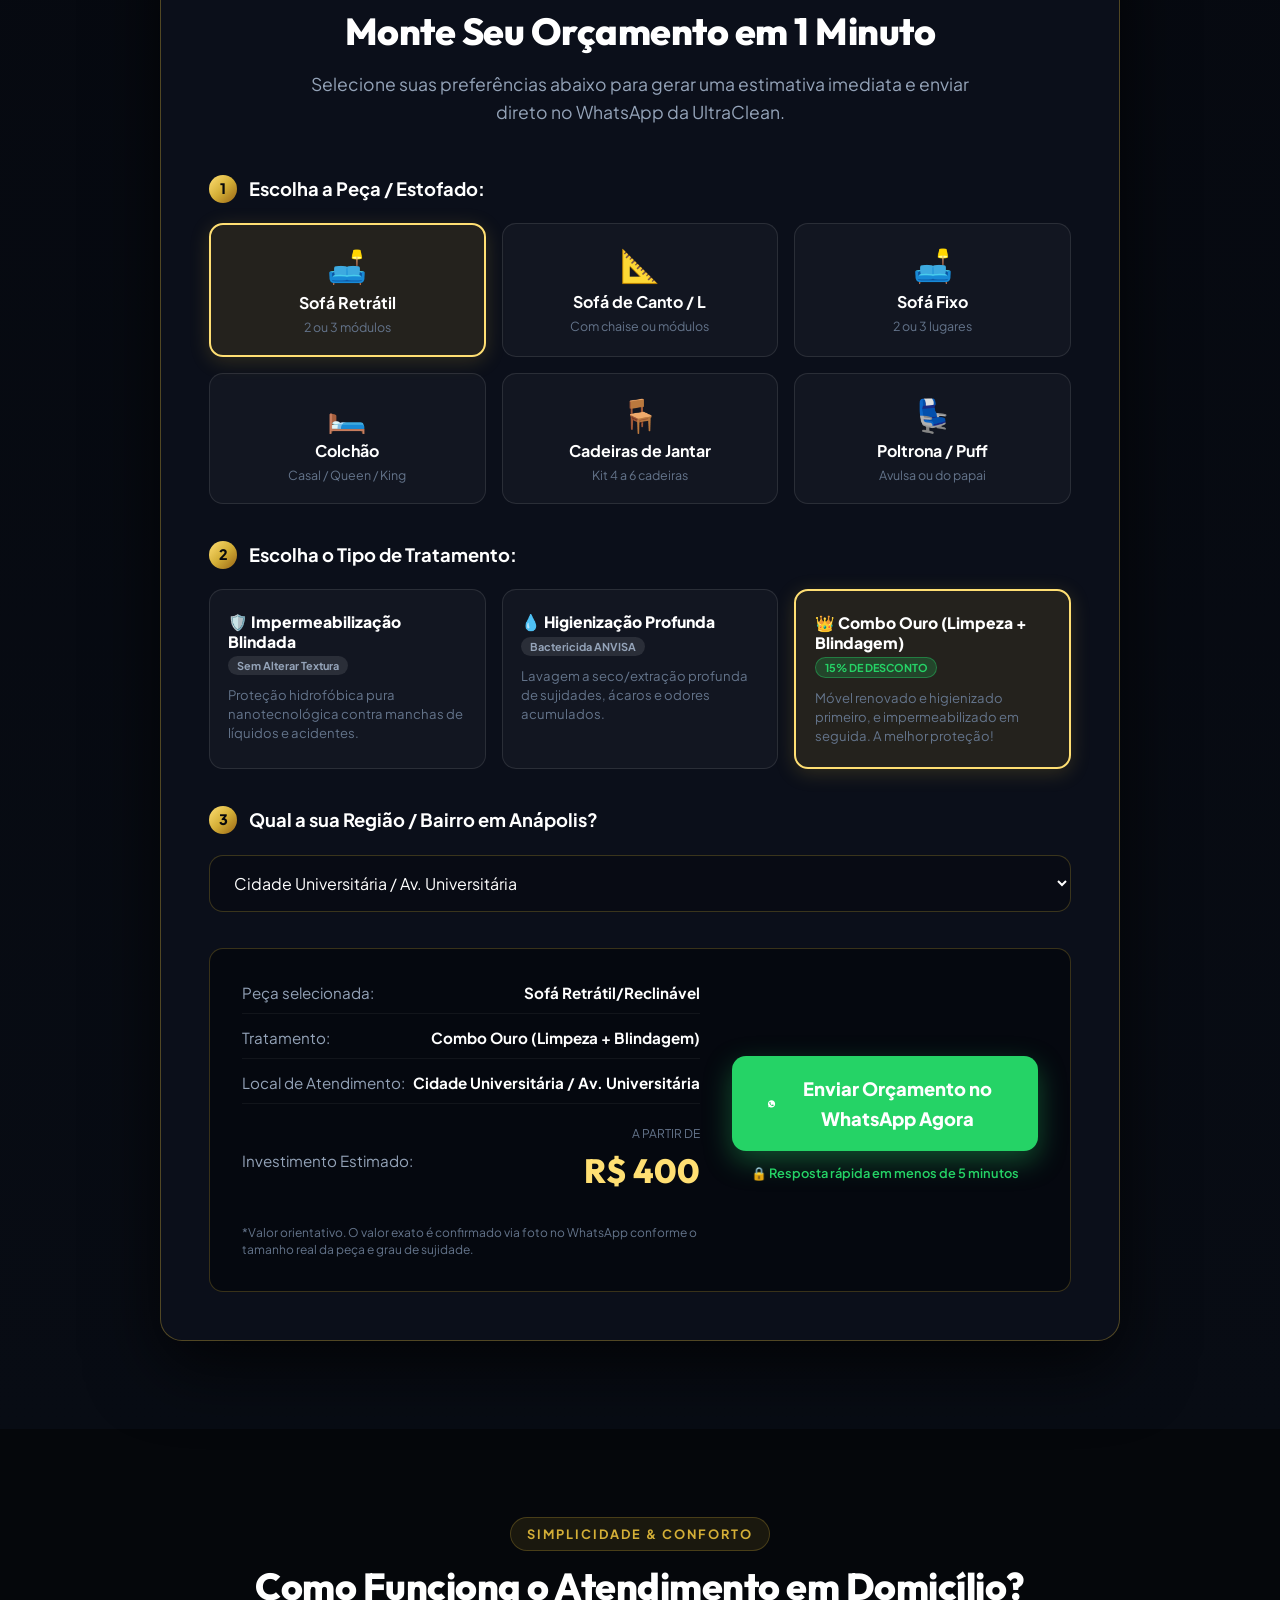
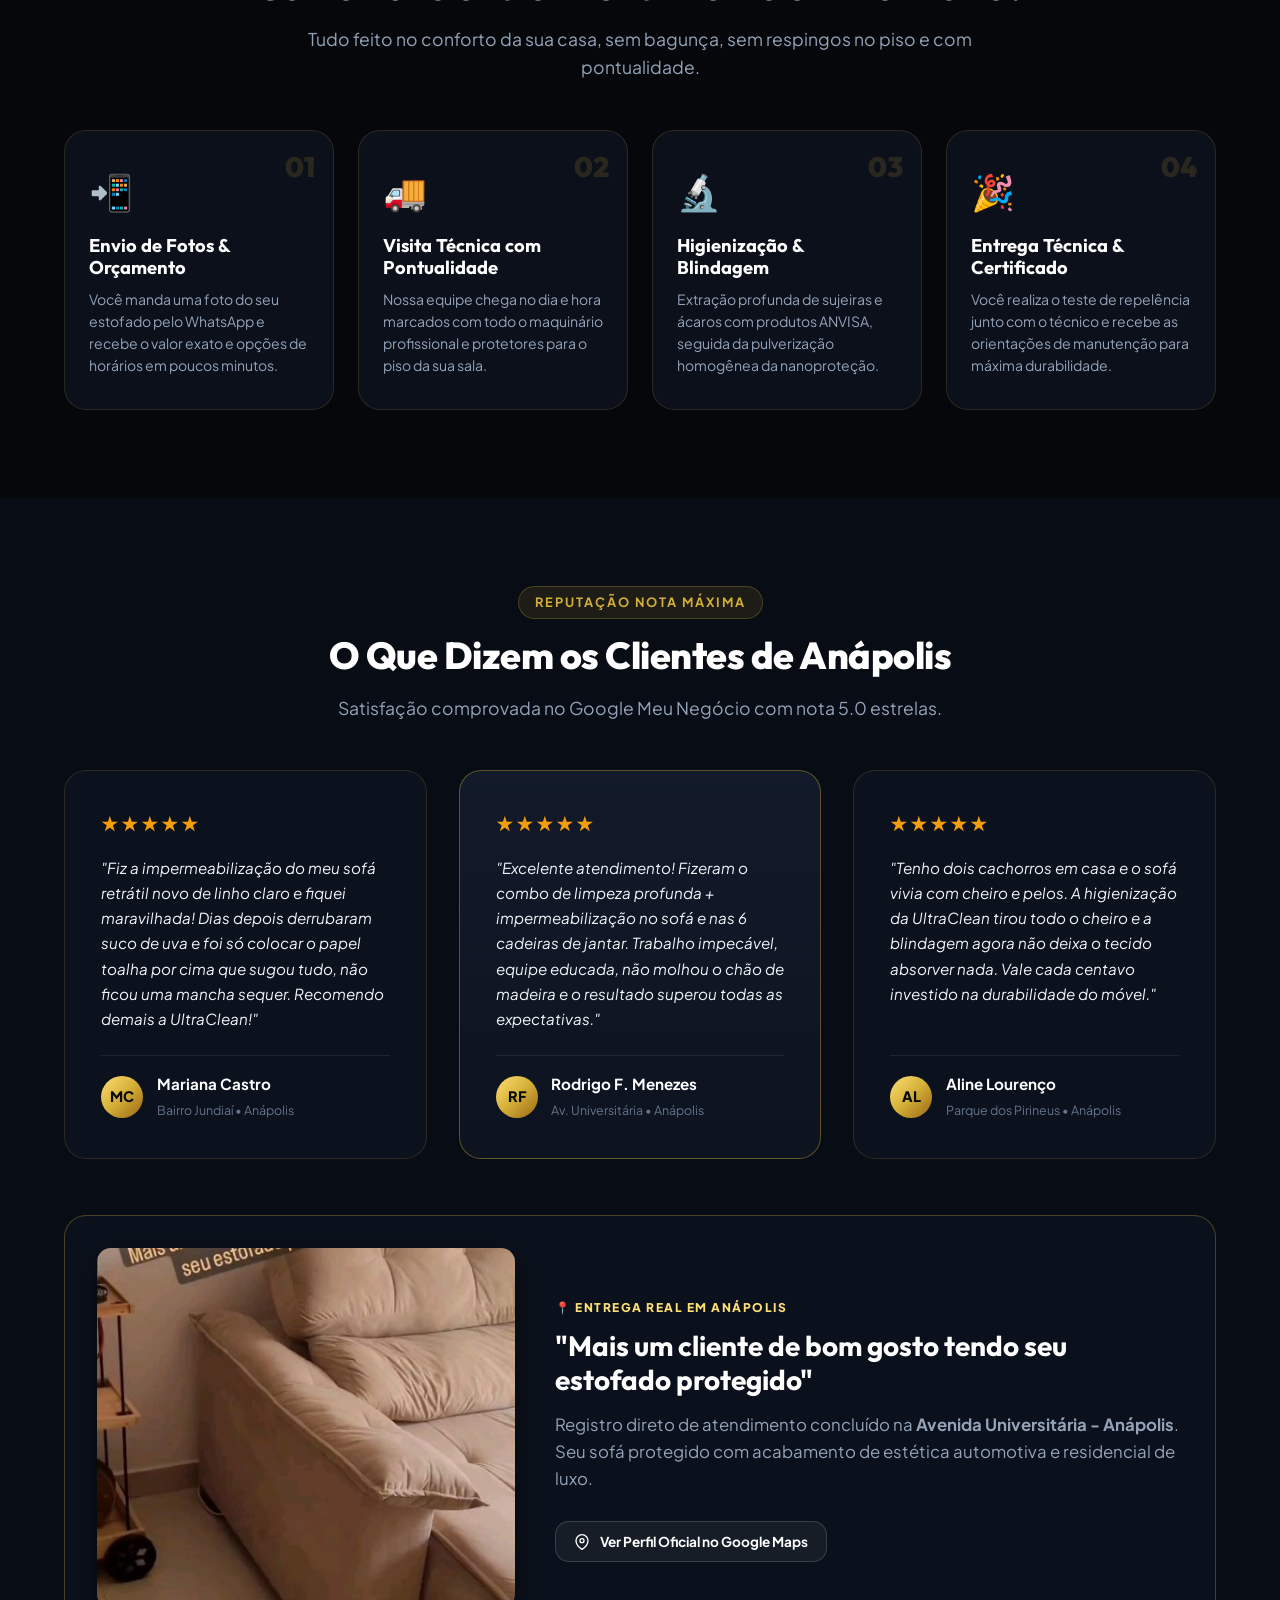
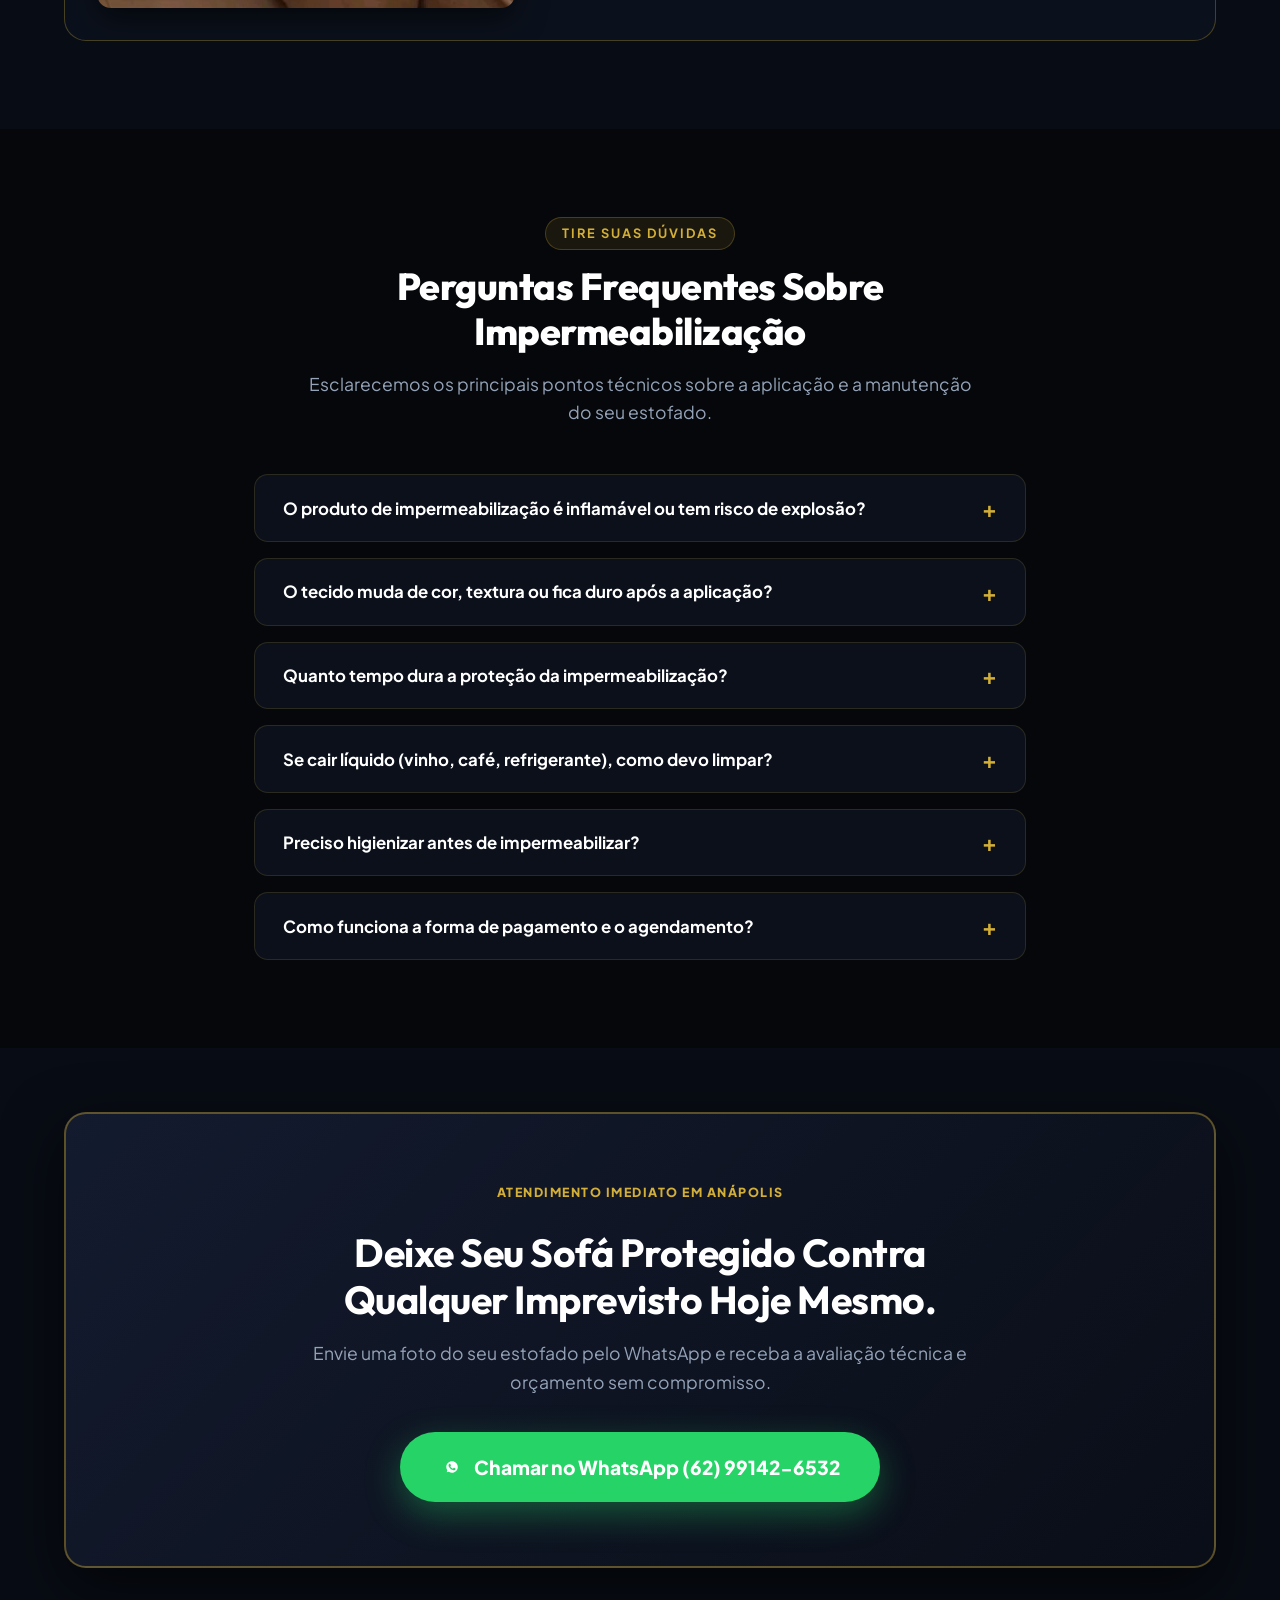
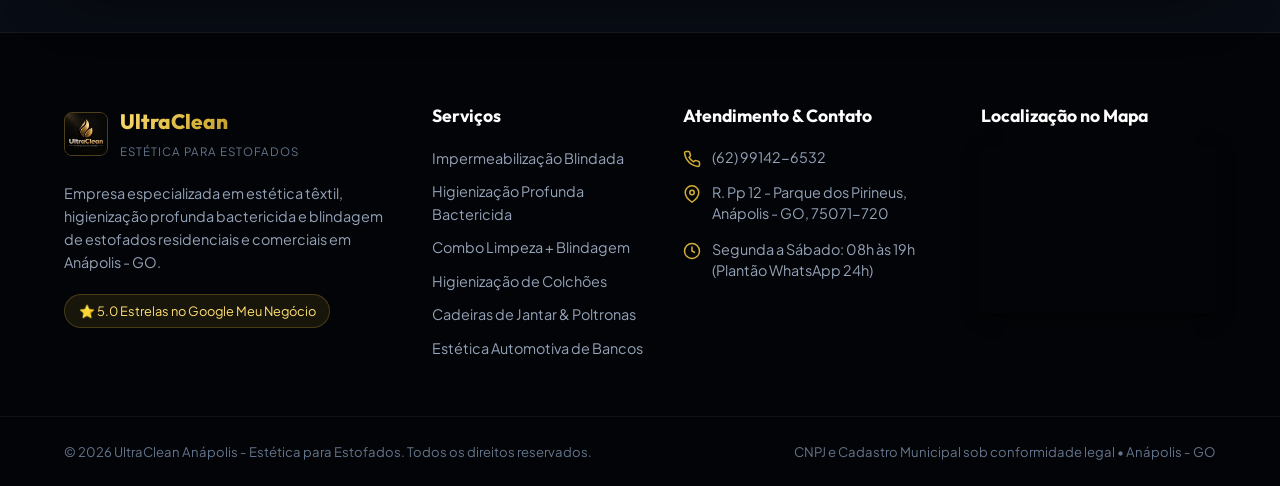
<file: template-ultraclean-impermeabilizacao/index.html>
<!DOCTYPE html>
<html lang="pt-BR">
<head>
  <meta charset="UTF-8">
  <meta name="viewport" content="width=device-width, initial-scale=1.0, viewport-fit=cover">
  <meta http-equiv="X-UA-Compatible" content="ie=edge">

  <!-- SEO & Geo Local Meta Tags -->
  <title>UltraClean Anápolis | Impermeabilização de Estofados & Higienização Profunda</title>
  <meta name="description" content="UltraClean Anápolis: Impermeabilização blindada com nanotecnologia e higienização profunda de sofás, colchões e cadeiras a domicílio em Anápolis - GO. Nota 5.0 no Google. Proteja seu sofá contra manchas de vinho, café e acidentes. Peça seu orçamento no WhatsApp (62) 99142-6532!">
  <meta name="keywords" content="impermeabilizacao de sofa anapolis, limpeza de estofados anapolis, higienizacao de sofa anapolis go, impermeabilizar sofa anapolis, ultraclean anapolis, lavagem de sofa parque dos pirineus, higienizacao de colchao jundiai anapolis, blindagem de estofados anapolis">
  <meta name="author" content="UltraClean - Estética para Estofados">
  <meta name="robots" content="index, follow">
  <link rel="canonical" href="https://ultraclean-anapolis.vercel.app/">

  <!-- Open Graph / Facebook / WhatsApp Preview -->
  <meta property="og:type" content="website">
  <meta property="og:url" content="https://ultraclean-anapolis.vercel.app/">
  <meta property="og:title" content="UltraClean Anápolis | Impermeabilização Blindada & Estética de Estofados">
  <meta property="og:description" content="Seu sofá protegido contra líquidos, manchas de café, vinho e acidentes sem alterar a textura. Atendimento a domicílio em toda Anápolis - GO. Simule seu orçamento em 1 minuto!">
  <meta property="og:image" content="assets/hero-impermeabilizacao-vinho.jpg">
  <meta property="og:locale" content="pt_BR">
  <meta property="og:site_name" content="UltraClean Anápolis">

  <!-- Twitter Card -->
  <meta name="twitter:card" content="summary_large_image">
  <meta name="twitter:title" content="UltraClean Anápolis | Impermeabilização & Higienização de Estofados">
  <meta name="twitter:description" content="Proteção nanotecnológica contra manchas e higienização profunda bactericida ANVISA em Anápolis - GO. Nota 5.0 no Google.">
  <meta name="twitter:image" content="assets/hero-impermeabilizacao-vinho.jpg">

  <!-- Favicon & Brand Icons -->
  <link rel="icon" type="image/jpeg" href="assets/logo-ultraclean.jpg">
  <link rel="apple-touch-icon" href="assets/logo-ultraclean.jpg">
  <meta name="theme-color" content="#080C14">

  <!-- Google Fonts: Outfit & Plus Jakarta Sans -->
  <link rel="preconnect" href="https://fonts.googleapis.com">
  <link rel="preconnect" href="https://fonts.gstatic.com" crossorigin>
  <link href="https://fonts.googleapis.com/css2?family=Outfit:wght@400;500;600;700;800;900&family=Plus+Jakarta+Sans:wght@300;400;500;600;700;800&display=swap" rel="stylesheet">

  <!-- Main Stylesheet -->
  <link rel="stylesheet" href="style.css">

  <!-- Schema.org JSON-LD Structured Data for LocalBusiness & CleaningService -->
  <script type="application/ld+json">
  {
    "@context": "https://schema.org",
    "@type": ["LocalBusiness", "CleaningService"],
    "name": "UltraClean Anápolis - Limpeza e Impermeabilização de Sofá",
    "image": "https://ultraclean-anapolis.vercel.app/assets/logo-ultraclean.jpg",
    "@id": "https://ultraclean-anapolis.vercel.app/#business",
    "url": "https://ultraclean-anapolis.vercel.app/",
    "telephone": "+5562991426532",
    "priceRange": "$$",
    "address": {
      "@type": "PostalAddress",
      "streetAddress": "R. Pp 12 - Parque dos Pirineus",
      "addressLocality": "Anápolis",
      "addressRegion": "GO",
      "postalCode": "75071-720",
      "addressCountry": "BR"
    },
    "geo": {
      "@type": "GeoCoordinates",
      "latitude": -16.2764408,
      "longitude": -48.9557276
    },
    "openingHoursSpecification": [
      {
        "@type": "OpeningHoursSpecification",
        "dayOfWeek": ["Monday", "Tuesday", "Wednesday", "Thursday", "Friday", "Saturday"],
        "opens": "08:00",
        "closes": "19:00"
      }
    ],
    "aggregateRating": {
      "@type": "AggregateRating",
      "ratingValue": "5.0",
      "reviewCount": "6",
      "bestRating": "5",
      "worstRating": "1"
    },
    "areaServed": [
      { "@type": "City", "name": "Anápolis" },
      { "@type": "AdministrativeArea", "name": "Parque dos Pirineus" },
      { "@type": "AdministrativeArea", "name": "Bairro Jundiaí" },
      { "@type": "AdministrativeArea", "name": "Vila Jaiara" },
      { "@type": "AdministrativeArea", "name": "Cidade Universitária" }
    ],
    "hasOfferCatalog": {
      "@type": "OfferCatalog",
      "name": "Serviços de Estética e Proteção de Estofados",
      "itemListElement": [
        {
          "@type": "Offer",
          "itemOffered": {
            "@type": "Service",
            "name": "Impermeabilização Blindada de Estofados",
            "description": "Proteção nanotecnológica invisível que repele líquidos como café, vinho, suco e urina pet sem mudar a textura do tecido."
          }
        },
        {
          "@type": "Offer",
          "itemOffered": {
            "@type": "Service",
            "name": "Higienização Profunda Bactericida ANVISA",
            "description": "Extração mecânica de sujeiras, ácaros, fungos e odores com produtos biodegradáveis homologados pela ANVISA."
          }
        },
        {
          "@type": "Offer",
          "itemOffered": {
            "@type": "Service",
            "name": "Combo Ouro: Higienização + Impermeabilização",
            "description": "Limpeza completa de restauração seguida de blindagem nanotecnológica com garantia estendida."
          }
        }
      ]
    }
  }
  </script>
</head>
<body>

  <!-- Top Announcement Bar -->
  <div class="top-bar">
    <div class="container top-bar-container">
      <div class="top-bar-left">
        <span class="badge-live"><span class="pulse-dot"></span> Atendimento em Toda Anápolis - GO</span>
        <span class="top-bar-rating">⭐ <strong>5.0 no Google</strong> (+6 Avaliações Reais)</span>
      </div>
      <div class="top-bar-right">
        <a href="tel:+5562991426532" class="top-bar-link">
          <svg width="14" height="14" viewBox="0 0 24 24" fill="none" stroke="currentColor" stroke-width="2"><path d="M22 16.92v3a2 2 0 0 1-2.18 2 19.79 19.79 0 0 1-8.63-3.07 19.5 19.5 0 0 1-6-6 19.79 19.79 0 0 1-3.07-8.67A2 2 0 0 1 4.11 2h3a2 2 0 0 1 2 1.72 12.84 12.84 0 0 0 .7 2.81 2 2 0 0 1-.45 2.11L8.09 9.91a16 16 0 0 0 6 6l1.27-1.27a2 2 0 0 1 2.11-.45 12.84 12.84 0 0 0 2.81.7A2 2 0 0 1 22 16.92z"></path></svg>
          (62) 99142-6532
        </a>
        <span class="top-bar-divider">|</span>
        <span class="top-bar-badge">🛡️ Produto Homologado ANVISA</span>
      </div>
    </div>
  </div>

  <!-- Header Navigation -->
  <header class="header" id="header">
    <div class="container header-container">
      <a href="#inicio" class="brand-logo" aria-label="UltraClean Anápolis Home">
        <img src="assets/logo-ultraclean.jpg" alt="Logo UltraClean Anápolis" class="logo-img" width="46" height="46">
        <div class="brand-text">
          <span class="brand-title">UltraClean</span>
          <span class="brand-subtitle">Estética para Estofados</span>
        </div>
      </a>

      <nav class="nav-menu" id="nav-menu">
        <ul class="nav-list">
          <li><a href="#inicio" class="nav-link active">Início</a></li>
          <li><a href="#blindagem" class="nav-link">A Blindagem</a></li>
          <li><a href="#antes-depois" class="nav-link">Antes & Depois</a></li>
          <li><a href="#servicos" class="nav-link">Serviços</a></li>
          <li><a href="#orcamento" class="nav-link">Simulador 1-Min</a></li>
          <li><a href="#avaliacoes" class="nav-link">Avaliações</a></li>
          <li><a href="#faq" class="nav-link">Dúvidas</a></li>
        </ul>
      </nav>

      <div class="header-actions">
        <a href="https://wa.me/5562991426532?text=Ol%C3%A1%21+Gostaria+de+um+or%C3%A7amento+com+a+UltraClean+An%C3%A1polis." 
           class="btn btn-whatsapp-header" 
           target="_blank" 
           rel="noopener noreferrer">
          <svg width="18" height="18" viewBox="0 0 24 24" fill="currentColor"><path d="M12.031 6.172c-3.181 0-5.767 2.586-5.768 5.766-.001 1.298.38 2.27 1.019 3.287l-.582 2.128 2.182-.573c.978.58 1.911.928 3.145.929 3.178 0 5.767-2.587 5.768-5.766.001-3.187-2.575-5.77-5.764-5.771zm3.392 8.244c-.144.405-.837.774-1.17.824-.299.045-.677.063-1.092-.069-.252-.08-.575-.187-.988-.365-1.739-.751-2.874-2.502-2.961-2.617-.087-.116-.708-.94-.708-1.793s.448-1.273.607-1.446c.159-.173.346-.217.462-.217l.332.006c.106.005.249-.04.39.298.144.347.491 1.2.534 1.287.043.087.072.188.014.304-.058.116-.087.188-.173.289l-.26.304c-.087.086-.177.18-.076.354.101.174.449.741.964 1.201.662.591 1.221.774 1.394.86.173.086.275.072.376-.043.101-.116.433-.506.549-.68.116-.173.231-.145.39-.087s1.011.477 1.184.564.289.13.332.202c.043.072.043.419-.101.824z"/></svg>
          <span>Orçamento WhatsApp</span>
        </a>
        <button class="mobile-toggle" id="mobile-toggle" aria-label="Abrir Menu">
          <span></span><span></span><span></span>
        </button>
      </div>
    </div>
  </header>

  <!-- Hero Section -->
  <section class="hero-section" id="inicio">
    <div class="hero-glow-1"></div>
    <div class="hero-glow-2"></div>
    <div class="container hero-container">
      <div class="hero-content">
        <div class="hero-badge">
          <span class="gold-star">⭐ 5.0</span>
          <span>REFERÊNCIA EM ANÁPOLIS • BLINDAGEM NANO-PROTETORA</span>
        </div>
        
        <h1 class="hero-title">
          Proteja Seu Sofá Contra <span class="text-gold">Vinho, Café e Acidentes</span> Sem Mudar o Toque.
        </h1>
        
        <p class="hero-description">
          A <strong>UltraClean Anápolis</strong> aplica tecnologia de impermeabilização blindada que cria um escudo protetor invisível nas fibras do tecido. Líquidos derramados viram gotas e são facilmente removidos com papel toalha, sem penetrar na espuma e sem risco de mofo ou manchas.
        </p>

        <div class="hero-cta-group">
          <a href="#orcamento" class="btn btn-primary btn-glow">
            <svg width="20" height="20" viewBox="0 0 24 24" fill="none" stroke="currentColor" stroke-width="2"><path d="M14 2H6a2 2 0 0 0-2 2v16a2 2 0 0 0 2 2h12a2 2 0 0 0 2-2V8z"></path><polyline points="14 2 14 8 20 8"></polyline><line x1="16" y1="13" x2="8" y2="13"></line><line x1="16" y1="17" x2="8" y2="17"></line><polyline points="10 9 9 9 8 9"></polyline></svg>
            <span>Simular Orçamento em 1 Minuto</span>
          </a>
          <a href="https://wa.me/5562991426532?text=Ol%C3%A1%21+Vim+pelo+site+da+UltraClean+e+gostaria+de+tirar+d%C3%BAvidas+sobre+a+impermeabiliza%C3%A7%C3%A3o." 
             class="btn btn-secondary" 
             target="_blank" 
             rel="noopener noreferrer">
            <svg width="20" height="20" viewBox="0 0 24 24" fill="currentColor"><path d="M12.031 6.172c-3.181 0-5.767 2.586-5.768 5.766-.001 1.298.38 2.27 1.019 3.287l-.582 2.128 2.182-.573c.978.58 1.911.928 3.145.929 3.178 0 5.767-2.587 5.768-5.766.001-3.187-2.575-5.77-5.764-5.771zm3.392 8.244c-.144.405-.837.774-1.17.824-.299.045-.677.063-1.092-.069-.252-.08-.575-.187-.988-.365-1.739-.751-2.874-2.502-2.961-2.617-.087-.116-.708-.94-.708-1.793s.448-1.273.607-1.446c.159-.173.346-.217.462-.217l.332.006c.106.005.249-.04.39.298.144.347.491 1.2.534 1.287.043.087.072.188.014.304-.058.116-.087.188-.173.289l-.26.304c-.087.086-.177.18-.076.354.101.174.449.741.964 1.201.662.591 1.221.774 1.394.86.173.086.275.072.376-.043.101-.116.433-.506.549-.68.116-.173.231-.145.39-.087s1.011.477 1.184.564.289.13.332.202c.043.072.043.419-.101.824z"/></svg>
            <span>Falar no WhatsApp</span>
          </a>
        </div>

        <div class="hero-stats">
          <div class="stat-card">
            <span class="stat-number">5.0 ★</span>
            <span class="stat-label">Google Avaliações</span>
          </div>
          <div class="stat-divider"></div>
          <div class="stat-card">
            <span class="stat-number">+1.200</span>
            <span class="stat-label">Estofados Blindados</span>
          </div>
          <div class="stat-divider"></div>
          <div class="stat-card">
            <span class="stat-number">100%</span>
            <span class="stat-label">Atóxico & Não Inflamável</span>
          </div>
          <div class="stat-divider"></div>
          <div class="stat-card">
            <span class="stat-number">Anápolis</span>
            <span class="stat-label">Atendimento a Domicílio</span>
          </div>
        </div>
      </div>

      <div class="hero-visual">
        <div class="hero-image-wrapper">
          <img src="assets/hero-impermeabilizacao-vinho.jpg" 
               alt="Mulher tomando vinho em poltrona impermeabilizada UltraClean" 
               class="hero-main-img" 
               width="520" 
               height="520">
          
          <div class="floating-badge badge-top-right">
            <div class="badge-icon">🍷</div>
            <div class="badge-info">
              <strong>Proteção Total</strong>
              <span>Vinho, café, sucos & molhos</span>
            </div>
          </div>

          <div class="floating-badge badge-bottom-left">
            <div class="badge-icon">🛡️</div>
            <div class="badge-info">
              <strong>Efeito Lótus</strong>
              <span>O líquido desliza, não mancha</span>
            </div>
          </div>
        </div>
      </div>
    </div>
  </section>

  <!-- Prova Visual: Tecnologia de Repelência -->
  <section class="showcase-section" id="blindagem">
    <div class="container">
      <div class="section-header text-center">
        <span class="section-tag">CIÊNCIA & NANOTECNOLOGIA</span>
        <h2 class="section-title">Como a Impermeabilização UltraClean Protege Seu Móvel?</h2>
        <p class="section-subtitle">
          Veja os testes reais realizados em estofados de clientes residenciais e comerciais em Anápolis.
        </p>
      </div>

      <div class="showcase-grid">
        <div class="showcase-card">
          <div class="showcase-img-box">
            <img src="assets/teste-cafe-sofa.jpg" alt="Café quente derramado em sofá impermeabilizado" loading="lazy">
            <span class="card-pill pill-alert">Acidente com Café</span>
          </div>
          <div class="showcase-body">
            <h3>Repelência Imediata a Líquidos Quentes</h3>
            <p>Café derramado acidentalmente não penetra na trama. O líquido fica encapsulado na superfície, bastando um papel toalha para absorver 100% sem esfregar.</p>
            <ul class="check-list">
              <li>✓ Sem manchas amareladas ou escuras</li>
              <li>✓ Sem cheiro impregnado na espuma</li>
            </ul>
          </div>
        </div>

        <div class="showcase-card highlight-card">
          <div class="showcase-img-box">
            <img src="assets/gotas-impermeabilizacao.jpg" alt="Gotas de água em tecido com efeito lótus" loading="lazy">
            <span class="card-pill pill-gold">Nanotecnologia Pura</span>
          </div>
          <div class="showcase-body">
            <h3>Efeito Lótus: Tensão Superficial Máxima</h3>
            <p>Cada fibra têxtil recebe um filme protetor invisível que impede que qualquer molécula líquida umedeça a camada interna do móvel.</p>
            <ul class="check-list">
              <li>✓ Preserva a cor original e o brilho</li>
              <li>✓ Não altera o toque suave nem a maciez</li>
            </ul>
          </div>
        </div>

        <div class="showcase-card">
          <div class="showcase-img-box">
            <img src="assets/pet-sofa-protegido.jpg" alt="Pet deitado tranquilamente em sofá impermeabilizado" loading="lazy">
            <span class="card-pill pill-success">Pet Friendly & Seguro</span>
          </div>
          <div class="showcase-body">
            <h3>Seguro para Pets e Crianças</h3>
            <p>Produto dermatologicamente testado, sem componentes explosivos ou solventes perigosos. Liberdade total para seus bichinhos curtirem a sala.</p>
            <ul class="check-list">
              <li>✓ Barreira contra xixi e pelos de pets</li>
              <li>✓ Fórmula inodora e 100% atóxica</li>
            </ul>
          </div>
        </div>
      </div>

      <!-- Diferenciais Rápidos -->
      <div class="features-bar">
        <div class="feature-item">
          <div class="feature-icon">🛡️</div>
          <div class="feature-content">
            <h4>Produto Certificado ANVISA</h4>
            <p>Fórmula de última geração segura e livre de riscos de explosão.</p>
          </div>
        </div>
        <div class="feature-item">
          <div class="feature-icon">⏱️</div>
          <div class="feature-content">
            <h4>Secagem Rápida</h4>
            <p>Seu estofado pronto para uso poucas horas após a aplicação.</p>
          </div>
        </div>
        <div class="feature-item">
          <div class="feature-icon">🏠</div>
          <div class="feature-content">
            <h4>Sem Mover o Móvel</h4>
            <p>Atendimento no conforto da sua sala com proteção total do seu piso.</p>
          </div>
        </div>
        <div class="feature-item">
          <div class="feature-icon">📄</div>
          <div class="feature-content">
            <h4>Garantia & Certificado</h4>
            <p>Instruções técnicas de higienização e suporte pós-aplicação.</p>
          </div>
        </div>
      </div>
    </div>
  </section>

  <!-- Seção Interativa Antes & Depois -->
  <section class="before-after-section" id="antes-depois">
    <div class="container">
      <div class="section-header text-center">
        <span class="section-tag">RESULTADO COMPROVADO</span>
        <h2 class="section-title">O Poder da Restauração UltraClean</h2>
        <p class="section-subtitle">
          Antes de impermeabilizar, recomendamos nossa Higienização Profunda para extrair sujeiras antigas e renovar a fibra.
        </p>
      </div>

      <div class="ba-grid">
        <!-- Interactive Slider Card -->
        <div class="ba-card">
          <div class="ba-slider-container" id="ba-slider">
            <div class="ba-image-before">
              <img src="assets/antes-depois-cadeiras.jpg" alt="Estofado antes e depois da higienização UltraClean">
              <span class="ba-label ba-label-before">ANTES (Ácaros e Manchas)</span>
            </div>
            <div class="ba-image-after" id="ba-after-img">
              <img src="assets/antes-depois-cadeiras.jpg" alt="Estofado higienizado e renovado">
              <span class="ba-label ba-label-after">DEPOIS (Método UltraClean)</span>
            </div>
            <div class="ba-handle" id="ba-handle">
              <div class="handle-line"></div>
              <div class="handle-button">
                <svg width="20" height="20" viewBox="0 0 24 24" fill="none" stroke="currentColor" stroke-width="2.5"><polyline points="15 18 9 12 15 6"></polyline></svg>
                <svg width="20" height="20" viewBox="0 0 24 24" fill="none" stroke="currentColor" stroke-width="2.5"><polyline points="9 18 15 12 9 6"></polyline></svg>
              </div>
            </div>
          </div>
          <p class="ba-hint">↔️ Arraste para comparar o Antes e o Depois</p>
        </div>

        <!-- Before & After Details -->
        <div class="ba-details">
          <span class="badge-gold">TRATAMENTO DE ELITE</span>
          <h3>Adeus a Manchas de Suor, Sujeira e Microorganismos</h3>
          <p>
            Com o tempo, o tecido acumula células mortas, ácaros e gordura corporal invisível. O <strong>Método Ultra Clean</strong> realiza uma extração profunda por injeção e sucção a vácuo, seguida de aplicação de flotadores bactericidas hospitalares.
          </p>

          <div class="benefit-rows">
            <div class="benefit-row">
              <div class="benefit-icon">🦠</div>
              <div>
                <strong>Elimina 99,9% de Ácaros, Fungos e Bactérias</strong>
                <span>Alívio imediato para rinites, bronquites e alergias infantis.</span>
              </div>
            </div>

            <div class="benefit-row">
              <div class="benefit-icon">🌸</div>
              <div>
                <strong>Neutralização Total de Odores</strong>
                <span>Estofado com aroma suave e agradável de frescor duradouro.</span>
              </div>
            </div>

            <div class="benefit-row">
              <div class="benefit-icon">✨</div>
              <div>
                <strong>Revitalização das Cores Originais</strong>
                <span>Remoção daquele aspecto acinzentado ou amarelado de uso.</span>
              </div>
            </div>
          </div>

          <div class="ba-cta">
            <a href="#orcamento" class="btn btn-primary">Quero Meu Sofá Novo de Novo</a>
          </div>
        </div>
      </div>
    </div>
  </section>

  <!-- Nossos Serviços -->
  <section class="services-section" id="servicos">
    <div class="container">
      <div class="section-header text-center">
        <span class="section-tag">PORTFÓLIO COMPLETO</span>
        <h2 class="section-title">Soluções Especializadas em Estética de Estofados</h2>
        <p class="section-subtitle">
          Atendemos residências, apartamentos, escritórios e consultórios em toda Anápolis com hora marcada.
        </p>
      </div>

      <div class="services-grid">
        <!-- Serviço 1: Impermeabilização -->
        <div class="service-card">
          <div class="service-icon-box">🛡️</div>
          <h3>Impermeabilização Blindada</h3>
          <p>Aplicação nanotecnológica repelente a líquidos frios e quentes (café, vinho, refrigerante, urina pet) sem alterar textura ou cor.</p>
          <ul class="service-bullets">
            <li>✓ Ideal para sofás novos ou pós-higienização</li>
            <li>✓ Protege a fibra contra raios UV e desgaste</li>
            <li>✓ Limpeza prática no dia a dia com papel toalha</li>
          </ul>
          <a href="#orcamento" class="service-link">Calcular Orçamento →</a>
        </div>

        <!-- Serviço 2: Higienização Profunda -->
        <div class="service-card">
          <div class="service-icon-box">💧</div>
          <h3>Higienização Profunda Bactericida</h3>
          <p>Extração italiana a vácuo com produtos atóxicos ANVISA que removem manchas severas, odores de mofo e alérgenos.</p>
          <ul class="service-bullets">
            <li>✓ Higienização hospitalar antialérgica</li>
            <li>✓ Secagem rápida em poucas horas</li>
            <li>✓ Elimina odores biológicos e sujeira acumulada</li>
          </ul>
          <a href="#orcamento" class="service-link">Calcular Orçamento →</a>
        </div>

        <!-- Serviço 3: Combo Ouro (Destaque) -->
        <div class="service-card featured-service">
          <div class="popular-ribbon">MAIS PEDIDO</div>
          <div class="service-icon-box">👑</div>
          <h3>Combo Ouro: Limpeza + Blindagem</h3>
          <p>A melhor experiência: higienizamos seu móvel profundamente para retirar manchas antigas e em seguida aplicamos a impermeabilização blindada.</p>
          <ul class="service-bullets">
            <li>✓ Desconto exclusivo de até 15% no combo</li>
            <li>✓ Seu sofá 100% limpo e protegido por anos</li>
            <li>✓ Certificado de proteção com suporte técnico</li>
          </ul>
          <a href="#orcamento" class="btn btn-primary btn-block">Simular Combo com Desconto</a>
        </div>

        <!-- Serviço 4: Colchões -->
        <div class="service-card">
          <div class="service-icon-box">🛏️</div>
          <h3>Higienização de Colchões</h3>
          <p>Tratamento antialérgico profundo para colchões de solteiro, casal, queen e king. Respire ar puro durante as noites de sono.</p>
          <ul class="service-bullets">
            <li>✓ Remoção de manchas amarelas e suor</li>
            <li>✓ Extermínio de colônias de ácaros da espuma</li>
            <li>✓ Sanitização dos dois lados do colchão</li>
          </ul>
          <a href="#orcamento" class="service-link">Calcular Orçamento →</a>
        </div>

        <!-- Serviço 5: Cadeiras de Jantar -->
        <div class="service-card">
          <div class="service-icon-box">🪑</div>
          <h3>Cadeiras de Jantar & Poltronas</h3>
          <p>Proteja as cadeiras onde a família faz as refeições contra molhos, gorduras e derramamento de bebidas durante jantares.</p>
          <ul class="service-bullets">
            <li>✓ Proteção contra molhos e bebidas de mesa</li>
            <li>✓ Pacotes promocionais para 4, 6 ou 8 cadeiras</li>
            <li>✓ Perfeito para linho cru, veludo e sued</li>
          </ul>
          <a href="#orcamento" class="service-link">Calcular Orçamento →</a>
        </div>

        <!-- Serviço 6: Estética Automotiva -->
        <div class="service-card">
          <div class="service-icon-box">🚗</div>
          <h3>Interior de Veículos</h3>
          <p>Higienização profunda e blindagem dos bancos de tecido do seu carro. Proteção para quem transporta crianças ou pets.</p>
          <ul class="service-bullets">
            <li>✓ Limpeza de bancos, teto e carpetes automotivos</li>
            <li>✓ Elimina cheiro de fumaça, umidade e poeira</li>
            <li>✓ Proteção líquida contra acidentes no trânsito</li>
          </ul>
          <a href="#orcamento" class="service-link">Calcular Orçamento →</a>
        </div>
      </div>
    </div>
  </section>

  <!-- Simulador de Orçamento em 1 Minuto -->
  <section class="calculator-section" id="orcamento">
    <div class="container">
      <div class="calc-wrapper">
        <div class="calc-header text-center">
          <span class="section-tag">SIMULADOR INTELIGENTE</span>
          <h2 class="section-title">Monte Seu Orçamento em 1 Minuto</h2>
          <p class="section-subtitle">
            Selecione suas preferências abaixo para gerar uma estimativa imediata e enviar direto no WhatsApp da UltraClean.
          </p>
        </div>

        <div class="calc-body">
          <!-- Passo 1: O que deseja proteger/limpar -->
          <div class="calc-step">
            <label class="calc-label"><span class="step-badge">1</span> Escolha a Peça / Estofado:</label>
            <div class="calc-options-grid" id="item-selector">
              <button type="button" class="calc-option active" data-item="sofa-retratil" data-base="280" data-label="Sofá Retrátil/Reclinável">
                <span class="option-icon">🛋️</span>
                <span class="option-title">Sofá Retrátil</span>
                <span class="option-sub">2 ou 3 módulos</span>
              </button>

              <button type="button" class="calc-option" data-item="sofa-canto" data-base="380" data-label="Sofá de Canto (L)">
                <span class="option-icon">📐</span>
                <span class="option-title">Sofá de Canto / L</span>
                <span class="option-sub">Com chaise ou módulos</span>
              </button>

              <button type="button" class="calc-option" data-item="sofa-fixo" data-base="220" data-label="Sofá Fixo Tradicional">
                <span class="option-icon">🛋️</span>
                <span class="option-title">Sofá Fixo</span>
                <span class="option-sub">2 ou 3 lugares</span>
              </button>

              <button type="button" class="calc-option" data-item="colchao" data-base="200" data-label="Colchão (Casal/Queen/King)">
                <span class="option-icon">🛏️</span>
                <span class="option-title">Colchão</span>
                <span class="option-sub">Casal / Queen / King</span>
              </button>

              <button type="button" class="calc-option" data-item="cadeiras" data-base="180" data-label="Cadeiras de Jantar (Kit)">
                <span class="option-icon">🪑</span>
                <span class="option-title">Cadeiras de Jantar</span>
                <span class="option-sub">Kit 4 a 6 cadeiras</span>
              </button>

              <button type="button" class="calc-option" data-item="poltrona" data-base="130" data-label="Poltrona / Puff / Amamentação">
                <span class="option-icon">💺</span>
                <span class="option-title">Poltrona / Puff</span>
                <span class="option-sub">Avulsa ou do papai</span>
              </button>
            </div>
          </div>

          <!-- Passo 2: Serviço Desejado -->
          <div class="calc-step">
            <label class="calc-label"><span class="step-badge">2</span> Escolha o Tipo de Tratamento:</label>
            <div class="calc-service-grid" id="service-selector">
              <button type="button" class="service-option" data-mult="1.2" data-service="Impermeabilização Blindada">
                <div class="svc-header">
                  <span class="svc-title">🛡️ Impermeabilização Blindada</span>
                  <span class="svc-tag">Sem Alterar Textura</span>
                </div>
                <p class="svc-desc">Proteção hidrofóbica pura nanotecnológica contra manchas de líquidos e acidentes.</p>
              </button>

              <button type="button" class="service-option" data-mult="1.0" data-service="Higienização Profunda">
                <div class="svc-header">
                  <span class="svc-title">💧 Higienização Profunda</span>
                  <span class="svc-tag">Bactericida ANVISA</span>
                </div>
                <p class="svc-desc">Lavagem a seco/extração profunda de sujidades, ácaros e odores acumulados.</p>
              </button>

              <button type="button" class="service-option active" data-mult="1.7" data-discount="15" data-service="Combo Ouro (Limpeza + Blindagem)">
                <div class="svc-header">
                  <span class="svc-title">👑 Combo Ouro (Limpeza + Blindagem)</span>
                  <span class="svc-tag tag-discount">15% DE DESCONTO</span>
                </div>
                <p class="svc-desc">Móvel renovado e higienizado primeiro, e impermeabilizado em seguida. A melhor proteção!</p>
              </button>
            </div>
          </div>

          <!-- Passo 3: Localização em Anápolis -->
          <div class="calc-step">
            <label class="calc-label"><span class="step-badge">3</span> Qual a sua Região / Bairro em Anápolis?</label>
            <select class="calc-select" id="bairro-select">
              <option value="Parque dos Pirineus">Parque dos Pirineus (Próximo à sede UltraClean)</option>
              <option value="Bairro Jundiaí">Bairro Jundiaí / Jundiaí Industrial</option>
              <option value="Vila Jaiara">Vila Jaiara e Região</option>
              <option value="Cidade Universitária / Av. Universitária" selected>Cidade Universitária / Av. Universitária</option>
              <option value="Centro de Anápolis">Centro de Anápolis</option>
              <option value="Anápolis City">Anápolis City</option>
              <option value="Vivendas do Bosque">Vivendas do Bosque</option>
              <option value="Recanto do Sol">Recanto do Sol</option>
              <option value="DAIA">Distrito Agroindustrial (DAIA)</option>
              <option value="Outro Bairro de Anápolis">Outro Bairro de Anápolis (Consulte atendimento)</option>
            </select>
          </div>

          <!-- Resumo e Envio WhatsApp -->
          <div class="calc-summary-card">
            <div class="summary-details">
              <div class="summary-line">
                <span>Peça selecionada:</span>
                <strong id="sum-item">Sofá Retrátil/Reclinável</strong>
              </div>
              <div class="summary-line">
                <span>Tratamento:</span>
                <strong id="sum-service" class="text-gold">Combo Ouro (Limpeza + Blindagem)</strong>
              </div>
              <div class="summary-line">
                <span>Local de Atendimento:</span>
                <strong id="sum-bairro">Cidade Universitária / Av. Universitária</strong>
              </div>
              <div class="summary-line highlight-line">
                <span>Investimento Estimado:</span>
                <div class="price-display">
                  <span class="currency">A partir de</span>
                  <span class="price-val" id="sum-price">R$ 380</span>
                </div>
              </div>
              <p class="calc-note">
                *Valor orientativo. O valor exato é confirmado via foto no WhatsApp conforme o tamanho real da peça e grau de sujidade.
              </p>
            </div>

            <div class="summary-action">
              <a href="#" id="btn-send-whatsapp" class="btn btn-whatsapp-large" target="_blank" rel="noopener noreferrer">
                <svg width="24" height="24" viewBox="0 0 24 24" fill="currentColor"><path d="M12.031 6.172c-3.181 0-5.767 2.586-5.768 5.766-.001 1.298.38 2.27 1.019 3.287l-.582 2.128 2.182-.573c.978.58 1.911.928 3.145.929 3.178 0 5.767-2.587 5.768-5.766.001-3.187-2.575-5.77-5.764-5.771zm3.392 8.244c-.144.405-.837.774-1.17.824-.299.045-.677.063-1.092-.069-.252-.08-.575-.187-.988-.365-1.739-.751-2.874-2.502-2.961-2.617-.087-.116-.708-.94-.708-1.793s.448-1.273.607-1.446c.159-.173.346-.217.462-.217l.332.006c.106.005.249-.04.39.298.144.347.491 1.2.534 1.287.043.087.072.188.014.304-.058.116-.087.188-.173.289l-.26.304c-.087.086-.177.18-.076.354.101.174.449.741.964 1.201.662.591 1.221.774 1.394.86.173.086.275.072.376-.043.101-.116.433-.506.549-.68.116-.173.231-.145.39-.087s1.011.477 1.184.564.289.13.332.202c.043.072.043.419-.101.824z"/></svg>
                <span>Enviar Orçamento no WhatsApp Agora</span>
              </a>
              <span class="safe-badge">🔒 Resposta rápida em menos de 5 minutos</span>
            </div>
          </div>
        </div>
      </div>
    </div>
  </section>

  <!-- Processo em 4 Etapas -->
  <section class="process-section">
    <div class="container">
      <div class="section-header text-center">
        <span class="section-tag">SIMPLICIDADE & CONFORTO</span>
        <h2 class="section-title">Como Funciona o Atendimento em Domicílio?</h2>
        <p class="section-subtitle">
          Tudo feito no conforto da sua casa, sem bagunça, sem respingos no piso e com pontualidade.
        </p>
      </div>

      <div class="process-steps-grid">
        <div class="step-card">
          <div class="step-num">01</div>
          <div class="step-icon">📲</div>
          <h4>Envio de Fotos & Orçamento</h4>
          <p>Você manda uma foto do seu estofado pelo WhatsApp e recebe o valor exato e opções de horários em poucos minutos.</p>
        </div>

        <div class="step-card">
          <div class="step-num">02</div>
          <div class="step-icon">🚚</div>
          <h4>Visita Técnica com Pontualidade</h4>
          <p>Nossa equipe chega no dia e hora marcados com todo o maquinário profissional e protetores para o piso da sua sala.</p>
        </div>

        <div class="step-card">
          <div class="step-num">03</div>
          <div class="step-icon">🔬</div>
          <h4>Higienização & Blindagem</h4>
          <p>Extração profunda de sujeiras e ácaros com produtos ANVISA, seguida da pulverização homogênea da nanoproteção.</p>
        </div>

        <div class="step-card">
          <div class="step-num">04</div>
          <div class="step-icon">🎉</div>
          <h4>Entrega Técnica & Certificado</h4>
          <p>Você realiza o teste de repelência junto com o técnico e recebe as orientações de manutenção para máxima durabilidade.</p>
        </div>
      </div>
    </div>
  </section>

  <!-- Prova Social & Depoimentos Reais de Anápolis -->
  <section class="reviews-section" id="avaliacoes">
    <div class="container">
      <div class="section-header text-center">
        <span class="section-tag">REPUTAÇÃO NOTA MÁXIMA</span>
        <h2 class="section-title">O Que Dizem os Clientes de Anápolis</h2>
        <p class="section-subtitle">
          Satisfação comprovada no Google Meu Negócio com nota 5.0 estrelas.
        </p>
      </div>

      <div class="reviews-grid">
        <!-- Review 1 -->
        <div class="review-card">
          <div class="review-stars">★★★★★</div>
          <p class="review-text">
            "Fiz a impermeabilização do meu sofá retrátil novo de linho claro e fiquei maravilhada! Dias depois derrubaram suco de uva e foi só colocar o papel toalha por cima que sugou tudo, não ficou uma mancha sequer. Recomendo demais a UltraClean!"
          </p>
          <div class="review-author">
            <div class="author-avatar">MC</div>
            <div>
              <strong>Mariana Castro</strong>
              <span>Bairro Jundiaí • Anápolis</span>
            </div>
          </div>
        </div>

        <!-- Review 2 -->
        <div class="review-card highlight-review">
          <div class="review-stars">★★★★★</div>
          <p class="review-text">
            "Excelente atendimento! Fizeram o combo de limpeza profunda + impermeabilização no sofá e nas 6 cadeiras de jantar. Trabalho impecável, equipe educada, não molhou o chão de madeira e o resultado superou todas as expectativas."
          </p>
          <div class="review-author">
            <div class="author-avatar">RF</div>
            <div>
              <strong>Rodrigo F. Menezes</strong>
              <span>Av. Universitária • Anápolis</span>
            </div>
          </div>
        </div>

        <!-- Review 3 -->
        <div class="review-card">
          <div class="review-stars">★★★★★</div>
          <p class="review-text">
            "Tenho dois cachorros em casa e o sofá vivia com cheiro e pelos. A higienização da UltraClean tirou todo o cheiro e a blindagem agora não deixa o tecido absorver nada. Vale cada centavo investido na durabilidade do móvel."
          </p>
          <div class="review-author">
            <div class="author-avatar">AL</div>
            <div>
              <strong>Aline Lourenço</strong>
              <span>Parque dos Pirineus • Anápolis</span>
            </div>
          </div>
        </div>
      </div>

      <!-- Real Client Delivery Photo Highlight -->
      <div class="client-proof-banner">
        <div class="proof-photo">
          <img src="assets/cliente-anapolis.jpg" alt="Cliente satisfeito na Avenida Universitária Anápolis" loading="lazy">
        </div>
        <div class="proof-text">
          <span class="badge-proof">📍 ENTREGA REAL EM ANÁPOLIS</span>
          <h3>"Mais um cliente de bom gosto tendo seu estofado protegido"</h3>
          <p>
            Registro direto de atendimento concluído na <strong>Avenida Universitária - Anápolis</strong>. Seu sofá protegido com acabamento de estética automotiva e residencial de luxo.
          </p>
          <div class="gmb-link-box">
            <a href="https://maps.google.com/?q=-16.2764408,-48.9557276" target="_blank" rel="noopener noreferrer" class="btn btn-secondary btn-sm">
              <svg width="16" height="16" viewBox="0 0 24 24" fill="none" stroke="currentColor" stroke-width="2"><path d="M21 10c0 7-9 13-9 13s-9-6-9-13a9 9 0 0 1 18 0z"></path><circle cx="12" cy="10" r="3"></circle></svg>
              Ver Perfil Oficial no Google Maps
            </a>
          </div>
        </div>
      </div>
    </div>
  </section>

  <!-- Perguntas Frequentes (FAQ) -->
  <section class="faq-section" id="faq">
    <div class="container faq-container">
      <div class="section-header text-center">
        <span class="section-tag">TIRE SUAS DÚVIDAS</span>
        <h2 class="section-title">Perguntas Frequentes Sobre Impermeabilização</h2>
        <p class="section-subtitle">
          Esclarecemos os principais pontos técnicos sobre a aplicação e a manutenção do seu estofado.
        </p>
      </div>

      <div class="faq-accordion" id="faq-accordion">
        <div class="faq-item">
          <button class="faq-question">
            <span>O produto de impermeabilização é inflamável ou tem risco de explosão?</span>
            <span class="faq-arrow">+</span>
          </button>
          <div class="faq-answer">
            <p>
              <strong>Não! Risco zero.</strong> A UltraClean utiliza exclusivamente produtos de nanotecnologia à base de água/solventes não inflamáveis de última geração, regulamentados e homologados pela <strong>ANVISA</strong>. É 100% seguro para aplicação dentro de apartamentos e casas habitadas, sem vapores tóxicos para sua família ou animais de estimação.
            </p>
          </div>
        </div>

        <div class="faq-item">
          <button class="faq-question">
            <span>O tecido muda de cor, textura ou fica duro após a aplicação?</span>
            <span class="faq-arrow">+</span>
          </button>
          <div class="faq-answer">
            <p>
              <strong>Absolutamente não.</strong> Nossa nanotecnologia age envolvendo individualmente cada microfilamento têxtil, preservando integralmente o toque aveludado, a maciez e a respirabilidade original do tecido. Ele não fica plastificado e nem com brilho artificial.
            </p>
          </div>
        </div>

        <div class="faq-item">
          <button class="faq-question">
            <span>Quanto tempo dura a proteção da impermeabilização?</span>
            <span class="faq-arrow">+</span>
          </button>
          <div class="faq-answer">
            <p>
              A proteção tem durabilidade média de <strong>1 a 2 anos</strong>, variando de acordo com o fluxo de uso e a forma de limpeza diária. Entregamos um guia prático ensinando como fazer a limpeza de manutenção para que a blindagem dure o máximo possível.
            </p>
          </div>
        </div>

        <div class="faq-item">
          <button class="faq-question">
            <span>Se cair líquido (vinho, café, refrigerante), como devo limpar?</span>
            <span class="faq-arrow">+</span>
          </button>
          <div class="faq-answer">
            <p>
              É simples e rápido: basta pegar uma folha de papel toalha ou pano de microfibra seco e <strong>apenas encostar</strong> sobre a poça líquida. O papel absorverá o líquido por capilaridade instantaneamente, sem que você precise esfregar ou usar sabão.
            </p>
          </div>
        </div>

        <div class="faq-item">
          <button class="faq-question">
            <span>Preciso higienizar antes de impermeabilizar?</span>
            <span class="faq-arrow">+</span>
          </button>
          <div class="faq-answer">
            <p>
              Se o sofá já foi usado por algumas semanas ou meses, <strong>sim!</strong> A impermeabilização fecha as fibras; se houver poeira ou gordura corporal residual, ela pode fixar a sujeira. Por isso temos o nosso <strong>Combo Ouro</strong>, onde fazemos a higienização profunda e em seguida a blindagem com um desconto especial.
            </p>
          </div>
        </div>

        <div class="faq-item">
          <button class="faq-question">
            <span>Como funciona a forma de pagamento e o agendamento?</span>
            <span class="faq-arrow">+</span>
          </button>
          <div class="faq-answer">
            <p>
              Aceitamos PIX, cartões de crédito e débito com possibilidade de parcelamento. O agendamento é feito pelo WhatsApp no dia e turno de sua preferência (manhã ou tarde), de segunda a sábado.
            </p>
          </div>
        </div>
      </div>
    </div>
  </section>

  <!-- CTA Banner Final -->
  <section class="final-cta-section">
    <div class="container">
      <div class="final-cta-card">
        <div class="final-cta-content">
          <span class="badge-gold">ATENDIMENTO IMEDIATO EM ANÁPOLIS</span>
          <h2>Deixe Seu Sofá Protegido Contra Qualquer Imprevisto Hoje Mesmo.</h2>
          <p>Envie uma foto do seu estofado pelo WhatsApp e receba a avaliação técnica e orçamento sem compromisso.</p>
          <div class="final-cta-buttons">
            <a href="https://wa.me/5562991426532?text=Ol%C3%A1%2C+equipe+UltraClean%21+Gostaria+de+solicitar+um+or%C3%A7amento+para+proteger+meu+estofado." 
               class="btn btn-whatsapp-huge" 
               target="_blank" 
               rel="noopener noreferrer">
              <svg width="24" height="24" viewBox="0 0 24 24" fill="currentColor"><path d="M12.031 6.172c-3.181 0-5.767 2.586-5.768 5.766-.001 1.298.38 2.27 1.019 3.287l-.582 2.128 2.182-.573c.978.58 1.911.928 3.145.929 3.178 0 5.767-2.587 5.768-5.766.001-3.187-2.575-5.77-5.764-5.771zm3.392 8.244c-.144.405-.837.774-1.17.824-.299.045-.677.063-1.092-.069-.252-.08-.575-.187-.988-.365-1.739-.751-2.874-2.502-2.961-2.617-.087-.116-.708-.94-.708-1.793s.448-1.273.607-1.446c.159-.173.346-.217.462-.217l.332.006c.106.005.249-.04.39.298.144.347.491 1.2.534 1.287.043.087.072.188.014.304-.058.116-.087.188-.173.289l-.26.304c-.087.086-.177.18-.076.354.101.174.449.741.964 1.201.662.591 1.221.774 1.394.86.173.086.275.072.376-.043.101-.116.433-.506.549-.68.116-.173.231-.145.39-.087s1.011.477 1.184.564.289.13.332.202c.043.072.043.419-.101.824z"/></svg>
              <span>Chamar no WhatsApp (62) 99142-6532</span>
            </a>
          </div>
        </div>
      </div>
    </div>
  </section>

  <!-- Rodapé & Localização -->
  <footer class="footer">
    <div class="container footer-container">
      <div class="footer-col brand-col">
        <div class="footer-logo">
          <img src="assets/logo-ultraclean.jpg" alt="Logo UltraClean Anápolis" class="footer-logo-img">
          <div>
            <span class="footer-title">UltraClean</span>
            <span class="footer-subtitle">Estética para Estofados</span>
          </div>
        </div>
        <p class="footer-bio">
          Empresa especializada em estética têxtil, higienização profunda bactericida e blindagem de estofados residenciais e comerciais em Anápolis - GO.
        </p>
        <div class="footer-badge">
          <span>⭐ 5.0 Estrelas no Google Meu Negócio</span>
        </div>
      </div>

      <div class="footer-col">
        <h4 class="footer-heading">Serviços</h4>
        <ul class="footer-links">
          <li><a href="#blindagem">Impermeabilização Blindada</a></li>
          <li><a href="#servicos">Higienização Profunda Bactericida</a></li>
          <li><a href="#servicos">Combo Limpeza + Blindagem</a></li>
          <li><a href="#servicos">Higienização de Colchões</a></li>
          <li><a href="#servicos">Cadeiras de Jantar & Poltronas</a></li>
          <li><a href="#servicos">Estética Automotiva de Bancos</a></li>
        </ul>
      </div>

      <div class="footer-col">
        <h4 class="footer-heading">Atendimento & Contato</h4>
        <ul class="footer-contact-list">
          <li>
            <svg width="18" height="18" viewBox="0 0 24 24" fill="none" stroke="currentColor" stroke-width="2"><path d="M22 16.92v3a2 2 0 0 1-2.18 2 19.79 19.79 0 0 1-8.63-3.07 19.5 19.5 0 0 1-6-6 19.79 19.79 0 0 1-3.07-8.67A2 2 0 0 1 4.11 2h3a2 2 0 0 1 2 1.72 12.84 12.84 0 0 0 .7 2.81 2 2 0 0 1-.45 2.11L8.09 9.91a16 16 0 0 0 6 6l1.27-1.27a2 2 0 0 1 2.11-.45 12.84 12.84 0 0 0 2.81.7A2 2 0 0 1 22 16.92z"></path></svg>
            <a href="tel:+5562991426532">(62) 99142-6532</a>
          </li>
          <li>
            <svg width="18" height="18" viewBox="0 0 24 24" fill="none" stroke="currentColor" stroke-width="2"><path d="M21 10c0 7-9 13-9 13s-9-6-9-13a9 9 0 0 1 18 0z"></path><circle cx="12" cy="10" r="3"></circle></svg>
            <span>R. Pp 12 - Parque dos Pirineus, Anápolis - GO, 75071-720</span>
          </li>
          <li>
            <svg width="18" height="18" viewBox="0 0 24 24" fill="none" stroke="currentColor" stroke-width="2"><circle cx="12" cy="12" r="10"></circle><polyline points="12 6 12 12 16 14"></polyline></svg>
            <span>Segunda a Sábado: 08h às 19h (Plantão WhatsApp 24h)</span>
          </li>
        </ul>
      </div>

      <div class="footer-col">
        <h4 class="footer-heading">Localização no Mapa</h4>
        <div class="footer-map-box">
          <iframe 
            src="https://www.google.com/maps/embed?pb=!1m18!1m12!1m3!1d15324.965416040878!2d-48.9647276!3d-16.2764408!2m3!1f0!2f0!3f0!3m2!1i1024!2i768!4f13.1!3m3!1m2!1s0x1eb9a8b601898c3%3A0x117c37ba8c0e7229!2sUltraClean%20An%C3%A1polis%20-%20Limpeza%20de%20Sof%C3%A1!5e0!3m2!1spt-BR!2sbr!4v1700000000000" 
            width="100%" 
            height="160" 
            style="border:0; border-radius: 8px;" 
            allowfullscreen="" 
            loading="lazy" 
            referrerpolicy="no-referrer-when-downgrade" 
            title="Localização UltraClean Anápolis Google Maps">
          </iframe>
        </div>
      </div>
    </div>

    <div class="footer-bottom">
      <div class="container footer-bottom-container">
        <p>© 2026 UltraClean Anápolis - Estética para Estofados. Todos os direitos reservados.</p>
        <p class="developed-by">CNPJ e Cadastro Municipal sob conformidade legal • Anápolis - GO</p>
      </div>
    </div>
  </footer>

  <!-- Floating WhatsApp Action Button -->
  <div class="floating-whatsapp-container">
    <div class="whatsapp-bubble-tip">
      <span class="bubble-close" onclick="this.parentElement.style.display='none'">×</span>
      <span class="bubble-online"><span class="pulse-dot-green"></span> Online agora</span>
      <p>Olá! Precisa de orçamento para impermeabilização ou limpeza?</p>
    </div>
    <a href="https://wa.me/5562991426532?text=Ol%C3%A1%2C+equipe+UltraClean%21+Gostaria+de+um+or%C3%A7amento+para+meu+estofado." 
       class="floating-whatsapp-btn" 
       target="_blank" 
       rel="noopener noreferrer" 
       aria-label="Abrir conversa no WhatsApp">
      <svg width="34" height="34" viewBox="0 0 24 24" fill="currentColor"><path d="M12.031 6.172c-3.181 0-5.767 2.586-5.768 5.766-.001 1.298.38 2.27 1.019 3.287l-.582 2.128 2.182-.573c.978.58 1.911.928 3.145.929 3.178 0 5.767-2.587 5.768-5.766.001-3.187-2.575-5.77-5.764-5.771zm3.392 8.244c-.144.405-.837.774-1.17.824-.299.045-.677.063-1.092-.069-.252-.08-.575-.187-.988-.365-1.739-.751-2.874-2.502-2.961-2.617-.087-.116-.708-.94-.708-1.793s.448-1.273.607-1.446c.159-.173.346-.217.462-.217l.332.006c.106.005.249-.04.39.298.144.347.491 1.2.534 1.287.043.087.072.188.014.304-.058.116-.087.188-.173.289l-.26.304c-.087.086-.177.18-.076.354.101.174.449.741.964 1.201.662.591 1.221.774 1.394.86.173.086.275.072.376-.043.101-.116.433-.506.549-.68.116-.173.231-.145.39-.087s1.011.477 1.184.564.289.13.332.202c.043.072.043.419-.101.824z"/></svg>
      <span class="floating-badge-alert">1</span>
    </a>
  </div>

  <!-- JavaScript Interaction Script -->
  <script src="script.js"></script>
</body>
</html>
</file>
<file: template-brilhe-estofados/style.css>
/* ==========================================================================
   BRILHE ESTOFADOS - ANÁPOLIS - GO
   Design System: Vibrant Hydro Clean & Deep Slate Navy
   Author: Kelevra Corp / Solano
   ========================================================================== */

:root {
  /* Brand Core Colors */
  --cyan-primary: #0284C7;
  --cyan-light: #38BDF8;
  --cyan-soft: #E0F2FE;
  --cyan-bg: #F0F9FF;
  --cyan-dark: #0369A1;
  --cyan-gradient: linear-gradient(135deg, #0284C7 0%, #0EA5E9 50%, #38BDF8 100%);
  --cyan-glow: rgba(2, 132, 199, 0.28);

  /* Deep Navy & Slate */
  --navy-dark: #0A192F;
  --navy-slate: #0F172A;
  --navy-card: #1E293B;

  /* Surfaces & Backgrounds */
  --bg-body: #FFFFFF;
  --bg-alt: #F8FAFC;
  --bg-card: #FFFFFF;
  --border-light: #E2E8F0;
  --border-hover: #BAE6FD;

  /* Conversion Accents */
  --green-whatsapp: #25D366;
  --green-hover: #1EBE5D;
  --green-glow: rgba(37, 211, 102, 0.35);
  --yellow-star: #F59E0B;
  --red-alert: #EF4444;

  /* Typography */
  --text-heading: #0F172A;
  --text-body: #334155;
  --text-muted: #64748B;
  --text-white: #FFFFFF;

  --font-heading: 'Outfit', sans-serif;
  --font-body: 'Plus Jakarta Sans', sans-serif;

  /* Spacings & Radius */
  --container-max: 1200px;
  --radius-sm: 8px;
  --radius-md: 14px;
  --radius-lg: 20px;
  --radius-full: 9999px;
  --shadow-sm: 0 2px 8px rgba(15, 23, 42, 0.06);
  --shadow-md: 0 10px 25px -5px rgba(15, 23, 42, 0.08), 0 8px 10px -6px rgba(15, 23, 42, 0.04);
  --shadow-lg: 0 20px 35px -10px rgba(2, 132, 199, 0.15), 0 10px 20px -8px rgba(15, 23, 42, 0.06);
  --transition: all 0.25s cubic-bezier(0.16, 1, 0.3, 1);
}

/* Reset & Base */
*, *::before, *::after {
  box-sizing: border-box;
  margin: 0;
  padding: 0;
}

html {
  scroll-behavior: smooth;
  font-size: 16px;
  -webkit-text-size-adjust: 100%;
}

body {
  font-family: var(--font-body);
  background-color: var(--bg-body);
  color: var(--text-body);
  line-height: 1.6;
  overflow-x: hidden;
}

img {
  max-width: 100%;
  height: auto;
  display: block;
}

a {
  color: inherit;
  text-decoration: none;
  transition: var(--transition);
}

button {
  font-family: inherit;
  cursor: pointer;
  border: none;
  background: none;
  transition: var(--transition);
}

.container {
  width: 100%;
  max-width: var(--container-max);
  margin: 0 auto;
  padding: 0 1.5rem;
}

.text-center { text-align: center; }
.highlight-cyan { color: var(--cyan-primary); }

/* Typography */
h1, h2, h3, h4, h5, h6 {
  font-family: var(--font-heading);
  color: var(--text-heading);
  line-height: 1.25;
}

.section-title-wrap {
  margin-bottom: 3.5rem;
}

.subtag {
  display: inline-block;
  font-size: 0.8rem;
  font-weight: 800;
  text-transform: uppercase;
  letter-spacing: 1.8px;
  color: var(--cyan-primary);
  background: var(--cyan-soft);
  padding: 0.35rem 1rem;
  border-radius: var(--radius-full);
  margin-bottom: 0.85rem;
}

.title {
  font-size: 2.35rem;
  font-weight: 800;
  color: var(--navy-slate);
  letter-spacing: -0.5px;
  margin-bottom: 1rem;
}

.subtitle {
  font-size: 1.1rem;
  color: var(--text-muted);
  max-width: 680px;
  margin: 0 auto;
}

/* Buttons */
.btn {
  display: inline-flex;
  align-items: center;
  justify-content: center;
  gap: 0.65rem;
  padding: 0.85rem 1.75rem;
  font-size: 1rem;
  font-weight: 700;
  border-radius: var(--radius-md);
  transition: var(--transition);
}

.btn-primary-cyan {
  background: var(--cyan-gradient);
  color: #FFFFFF;
  box-shadow: 0 8px 20px var(--cyan-glow);
}

.btn-primary-cyan:hover {
  transform: translateY(-2px);
  box-shadow: 0 12px 28px rgba(2, 132, 199, 0.4);
  filter: brightness(1.05);
}

.btn-outline-cyan {
  background: #FFFFFF;
  color: var(--cyan-primary);
  border: 2px solid var(--cyan-primary);
}

.btn-outline-cyan:hover {
  background: var(--cyan-soft);
  transform: translateY(-2px);
}

.btn-whatsapp-nav {
  background: var(--green-whatsapp);
  color: #FFFFFF;
  padding: 0.65rem 1.25rem;
  font-size: 0.9rem;
  border-radius: var(--radius-full);
  box-shadow: 0 4px 14px var(--green-glow);
}

.btn-whatsapp-nav:hover {
  background: var(--green-hover);
  transform: scale(1.03);
}

.btn-whatsapp-cart {
  background: var(--green-whatsapp);
  color: #FFFFFF;
  padding: 1.1rem 1.75rem;
  font-size: 1.1rem;
  font-weight: 800;
  border-radius: var(--radius-md);
  width: 100%;
  box-shadow: 0 8px 24px var(--green-glow);
}

.btn-whatsapp-cart:hover {
  background: var(--green-hover);
  transform: translateY(-2px);
  box-shadow: 0 12px 30px rgba(37, 211, 102, 0.45);
}

.btn-whatsapp-giant {
  background: var(--green-whatsapp);
  color: #FFFFFF;
  padding: 1.2rem 2.2rem;
  font-size: 1.15rem;
  font-weight: 800;
  border-radius: var(--radius-full);
  box-shadow: 0 10px 30px rgba(0, 0, 0, 0.2);
}

.btn-whatsapp-giant:hover {
  background: var(--green-hover);
  transform: scale(1.03);
}

.btn-whatsapp-direct {
  background: var(--cyan-primary);
  color: #FFFFFF;
  padding: 0.95rem 1.85rem;
  border-radius: var(--radius-md);
  font-weight: 800;
  box-shadow: 0 6px 18px var(--cyan-glow);
}

.btn-whatsapp-direct:hover {
  background: var(--cyan-dark);
}

.btn-outline-white {
  background: transparent;
  color: #FFFFFF;
  border: 2px solid #FFFFFF;
}

.btn-outline-white:hover {
  background: rgba(255, 255, 255, 0.15);
}

.btn-outline-dark {
  border: 1px solid var(--border-light);
  background: #FFFFFF;
  color: var(--navy-slate);
  padding: 0.65rem 1.35rem;
  border-radius: var(--radius-md);
  font-weight: 700;
  font-size: 0.92rem;
}

.btn-outline-dark:hover {
  border-color: var(--cyan-primary);
  color: var(--cyan-primary);
}

/* ==========================================================================
   Top Announcement Bar
   ========================================================================== */
.topbar {
  background: var(--navy-slate);
  color: #E2E8F0;
  font-size: 0.84rem;
  padding: 0.45rem 0;
  border-bottom: 1px solid rgba(255, 255, 255, 0.08);
}

.topbar-container {
  display: flex;
  align-items: center;
  justify-content: space-between;
}

.topbar-left, .topbar-right {
  display: flex;
  align-items: center;
  gap: 0.85rem;
}

.live-status-pill {
  display: inline-flex;
  align-items: center;
  gap: 0.45rem;
  background: rgba(255, 255, 255, 0.1);
  padding: 0.2rem 0.65rem;
  border-radius: var(--radius-full);
  font-weight: 700;
  font-size: 0.78rem;
}

.pulse-dot {
  width: 8px;
  height: 8px;
  border-radius: 50%;
  background-color: var(--green-whatsapp);
  box-shadow: 0 0 8px var(--green-whatsapp);
  animation: pulseGreen 2s infinite;
}

@keyframes pulseGreen {
  0% { transform: scale(0.95); box-shadow: 0 0 0 0 rgba(37, 211, 102, 0.7); }
  70% { transform: scale(1); box-shadow: 0 0 0 6px rgba(37, 211, 102, 0); }
  100% { transform: scale(0.95); box-shadow: 0 0 0 0 rgba(37, 211, 102, 0); }
}

.topbar-meta {
  color: #94A3B8;
}

.rating-badge {
  color: #F8FAFC;
}

.topbar-phone {
  display: inline-flex;
  align-items: center;
  gap: 0.35rem;
  color: var(--cyan-light);
  font-weight: 700;
}

.topbar-phone:hover {
  color: #FFFFFF;
}

.topbar-sep {
  opacity: 0.3;
}

/* ==========================================================================
   Header Navigation
   ========================================================================== */
.navbar {
  position: sticky;
  top: 0;
  z-index: 100;
  background: rgba(255, 255, 255, 0.94);
  backdrop-filter: blur(12px);
  -webkit-backdrop-filter: blur(12px);
  border-bottom: 1px solid var(--border-light);
  transition: var(--transition);
}

.navbar-container {
  display: flex;
  align-items: center;
  justify-content: space-between;
  padding: 0.85rem 1.5rem;
}

.brand-link {
  display: flex;
  align-items: center;
  gap: 0.85rem;
}

.brand-logo {
  width: 44px;
  height: 44px;
  border-radius: 10px;
  box-shadow: 0 4px 10px rgba(2, 132, 199, 0.2);
}

.brand-naming {
  display: flex;
  flex-direction: column;
}

.brand-name {
  font-family: var(--font-heading);
  font-size: 1.35rem;
  font-weight: 800;
  color: var(--navy-slate);
  line-height: 1.1;
}

.brand-tagline {
  font-size: 0.72rem;
  font-weight: 700;
  letter-spacing: 1px;
  text-transform: uppercase;
  color: var(--cyan-primary);
}

.nav-links-menu {
  display: flex;
  align-items: center;
}

.nav-list {
  display: flex;
  list-style: none;
  gap: 1.6rem;
}

.nav-item {
  font-size: 0.92rem;
  font-weight: 600;
  color: var(--text-body);
  position: relative;
  padding: 0.35rem 0;
}

.nav-item:hover, .nav-item.active {
  color: var(--cyan-primary);
}

.nav-item.active::after {
  content: '';
  position: absolute;
  bottom: 0;
  left: 0;
  width: 100%;
  height: 2px;
  background: var(--cyan-primary);
  border-radius: 2px;
}

.nav-actions {
  display: flex;
  align-items: center;
  gap: 1rem;
}

.menu-toggle-btn {
  display: none;
  flex-direction: column;
  gap: 5px;
  width: 28px;
  padding: 4px 0;
}

.menu-toggle-btn span {
  display: block;
  width: 100%;
  height: 2px;
  background-color: var(--navy-slate);
  border-radius: 2px;
}

/* ==========================================================================
   Hero Section
   ========================================================================== */
.hero {
  position: relative;
  background: linear-gradient(180deg, #FFFFFF 0%, #F0F9FF 100%);
  padding: 5rem 0 3.5rem 0;
  overflow: hidden;
}

.hero-bg-shapes {
  position: absolute;
  inset: 0;
  pointer-events: none;
}

.bubble {
  position: absolute;
  border-radius: 50%;
  filter: blur(50px);
  opacity: 0.6;
}

.bubble-1 {
  top: -50px;
  right: 15%;
  width: 450px;
  height: 450px;
  background: rgba(56, 189, 248, 0.2);
}

.bubble-2 {
  bottom: 50px;
  left: 5%;
  width: 350px;
  height: 350px;
  background: rgba(2, 132, 199, 0.12);
}

.hero-layout {
  display: grid;
  grid-template-columns: 1.15fr 0.85fr;
  align-items: center;
  gap: 3.5rem;
  position: relative;
  z-index: 2;
}

.hero-chip {
  display: inline-flex;
  align-items: center;
  gap: 0.5rem;
  padding: 0.35rem 1rem;
  background: var(--cyan-soft);
  color: var(--cyan-dark);
  border-radius: var(--radius-full);
  font-size: 0.82rem;
  font-weight: 800;
  margin-bottom: 1.25rem;
}

.hero-heading {
  font-size: 3.25rem;
  font-weight: 900;
  letter-spacing: -1px;
  color: var(--navy-slate);
  line-height: 1.15;
  margin-bottom: 1.35rem;
}

.hero-lead {
  font-size: 1.15rem;
  color: var(--text-muted);
  line-height: 1.7;
  margin-bottom: 2.2rem;
  max-width: 580px;
}

.hero-action-buttons {
  display: flex;
  flex-wrap: wrap;
  gap: 1.1rem;
  margin-bottom: 2.5rem;
}

.hero-trust-row {
  display: grid;
  grid-template-columns: repeat(3, 1fr);
  gap: 1.5rem;
  padding-top: 2rem;
  border-top: 1px solid var(--border-light);
}

.trust-badge-item {
  display: flex;
  align-items: flex-start;
  gap: 0.75rem;
}

.trust-icon {
  font-size: 1.6rem;
  line-height: 1;
}

.trust-badge-item strong {
  display: block;
  font-size: 0.92rem;
  color: var(--navy-slate);
}

.trust-badge-item span {
  font-size: 0.78rem;
  color: var(--text-muted);
}

/* Hero Media Box */
.hero-media-box {
  display: flex;
  justify-content: center;
  position: relative;
}

.hero-card-featured {
  position: relative;
  border-radius: var(--radius-lg);
  overflow: hidden;
  box-shadow: var(--shadow-lg);
  border: 4px solid #FFFFFF;
}

.hero-featured-img {
  width: 100%;
  height: 480px;
  object-fit: cover;
  transition: transform 0.6s ease;
}

.hero-card-featured:hover .hero-featured-img {
  transform: scale(1.03);
}

.floating-caption {
  position: absolute;
  bottom: 18px;
  left: 18px;
  right: 18px;
  background: rgba(255, 255, 255, 0.95);
  backdrop-filter: blur(10px);
  padding: 0.85rem 1.15rem;
  border-radius: var(--radius-md);
  box-shadow: var(--shadow-md);
  display: flex;
  align-items: center;
  gap: 0.85rem;
  border-left: 4px solid var(--cyan-primary);
}

.caption-icon {
  font-size: 1.6rem;
}

.floating-caption strong {
  display: block;
  font-size: 0.92rem;
  color: var(--navy-slate);
}

.floating-caption span {
  font-size: 0.78rem;
  color: var(--text-muted);
}

.wave-divider {
  position: absolute;
  bottom: 0;
  left: 0;
  width: 100%;
  line-height: 0;
  pointer-events: none;
}

/* ==========================================================================
   Interactive Technique 1: Diagnóstico Visual do Estofado
   ========================================================================== */
.diagnostic-section {
  padding: 5.5rem 0;
  background-color: #F0F9FF;
}

.diagnostic-tabs {
  display: flex;
  flex-wrap: wrap;
  justify-content: center;
  gap: 0.85rem;
  margin-bottom: 2.5rem;
}

.diag-tab-btn {
  background: #FFFFFF;
  border: 1px solid var(--border-light);
  padding: 0.85rem 1.35rem;
  border-radius: var(--radius-full);
  font-size: 0.92rem;
  font-weight: 700;
  color: var(--text-body);
  display: inline-flex;
  align-items: center;
  gap: 0.5rem;
  box-shadow: var(--shadow-sm);
  transition: var(--transition);
}

.diag-tab-btn:hover {
  border-color: var(--cyan-primary);
  color: var(--cyan-primary);
  transform: translateY(-2px);
}

.diag-tab-btn.active {
  background: var(--navy-slate);
  color: #FFFFFF;
  border-color: var(--navy-slate);
  box-shadow: 0 6px 18px rgba(15, 23, 42, 0.25);
}

.diagnostic-card {
  background: #FFFFFF;
  border-radius: var(--radius-lg);
  box-shadow: var(--shadow-lg);
  overflow: hidden;
  border: 1px solid var(--border-light);
  max-width: 960px;
  margin: 0 auto;
}

.diag-card-grid {
  display: grid;
  grid-template-columns: 0.95fr 1.05fr;
  align-items: center;
}

.diag-image-wrap {
  height: 100%;
  min-height: 380px;
  background-color: #E2E8F0;
}

.diag-image-wrap img {
  width: 100%;
  height: 100%;
  object-fit: cover;
  transition: opacity 0.3s ease;
}

.diag-body {
  padding: 3rem;
  display: flex;
  flex-direction: column;
}

.diag-badge {
  display: inline-block;
  align-self: flex-start;
  font-size: 0.75rem;
  font-weight: 800;
  letter-spacing: 1px;
  padding: 0.3rem 0.75rem;
  border-radius: var(--radius-full);
  background: #FEE2E2;
  color: #DC2626;
  margin-bottom: 0.85rem;
}

.diag-body h3 {
  font-size: 1.85rem;
  margin-bottom: 1rem;
  color: var(--navy-slate);
}

.diag-body p {
  font-size: 1rem;
  color: var(--text-body);
  line-height: 1.65;
  margin-bottom: 1.5rem;
}

.diag-protocol {
  background: var(--cyan-bg);
  border: 1px solid var(--border-hover);
  border-radius: var(--radius-md);
  padding: 1.25rem;
  margin-bottom: 2rem;
}

.diag-protocol h4 {
  font-size: 0.95rem;
  color: var(--cyan-dark);
  margin-bottom: 0.65rem;
}

.diag-protocol ul {
  list-style: none;
  display: flex;
  flex-direction: column;
  gap: 0.45rem;
  font-size: 0.88rem;
  color: var(--navy-slate);
}

/* ==========================================================================
   Interactive Technique 2: Guia de Fibras & Tecidos
   ========================================================================== */
.fabrics-section {
  padding: 5.5rem 0;
  background: #FFFFFF;
}

.fabric-switch-container {
  max-width: 920px;
  margin: 0 auto;
}

.fabric-nav {
  display: flex;
  flex-wrap: wrap;
  justify-content: center;
  gap: 0.75rem;
  margin-bottom: 2.25rem;
}

.fabric-btn {
  background: #F8FAFC;
  border: 1px solid var(--border-light);
  padding: 0.75rem 1.45rem;
  border-radius: var(--radius-full);
  font-size: 0.92rem;
  font-weight: 700;
  color: var(--text-body);
  transition: var(--transition);
}

.fabric-btn:hover {
  border-color: var(--cyan-primary);
  color: var(--cyan-primary);
}

.fabric-btn.active {
  background: var(--cyan-primary);
  color: #FFFFFF;
  border-color: var(--cyan-primary);
  box-shadow: 0 4px 14px var(--cyan-glow);
}

.fabric-content-box {
  background: var(--cyan-bg);
  border: 1px solid var(--border-hover);
  border-radius: var(--radius-lg);
  padding: 3rem;
  box-shadow: var(--shadow-sm);
}

.fabric-info h3 {
  font-size: 1.85rem;
  margin-bottom: 0.85rem;
  color: var(--navy-slate);
}

.fabric-info p {
  font-size: 1.05rem;
  color: var(--text-body);
  line-height: 1.65;
  margin-bottom: 2rem;
}

.fabric-features-grid {
  display: grid;
  grid-template-columns: repeat(3, 1fr);
  gap: 1.5rem;
}

.ff-item {
  background: #FFFFFF;
  padding: 1.5rem;
  border-radius: var(--radius-md);
  box-shadow: var(--shadow-sm);
  display: flex;
  flex-direction: column;
}

.ff-icon {
  font-size: 1.85rem;
  margin-bottom: 0.65rem;
}

.ff-item strong {
  font-size: 1.05rem;
  color: var(--navy-slate);
  margin-bottom: 0.35rem;
}

.ff-item span {
  font-size: 0.85rem;
  color: var(--text-muted);
}

/* ==========================================================================
   Services Grid
   ========================================================================== */
.services-section {
  padding: 5.5rem 0;
  background: #F8FAFC;
}

.services-modern-grid {
  display: grid;
  grid-template-columns: repeat(3, 1fr);
  gap: 2rem;
}

.service-clean-card {
  background: #FFFFFF;
  border: 1px solid var(--border-light);
  border-radius: var(--radius-lg);
  overflow: hidden;
  box-shadow: var(--shadow-sm);
  display: flex;
  flex-direction: column;
  transition: var(--transition);
}

.service-clean-card:hover {
  transform: translateY(-6px);
  box-shadow: var(--shadow-lg);
  border-color: var(--border-hover);
}

.service-banner-img {
  position: relative;
  height: 240px;
  overflow: hidden;
}

.service-banner-img img {
  width: 100%;
  height: 100%;
  object-fit: cover;
  transition: transform 0.6s ease;
}

.service-clean-card:hover .service-banner-img img {
  transform: scale(1.05);
}

.service-pill {
  position: absolute;
  top: 14px;
  right: 14px;
  background: rgba(2, 132, 199, 0.92);
  color: #FFFFFF;
  font-size: 0.75rem;
  font-weight: 800;
  padding: 0.35rem 0.85rem;
  border-radius: var(--radius-full);
  backdrop-filter: blur(8px);
}

.service-card-body {
  padding: 1.75rem;
  display: flex;
  flex-direction: column;
  flex-grow: 1;
}

.service-card-body h3 {
  font-size: 1.35rem;
  margin-bottom: 0.75rem;
  color: var(--navy-slate);
}

.service-card-body p {
  font-size: 0.95rem;
  color: var(--text-muted);
  line-height: 1.6;
  margin-bottom: 1.25rem;
}

.service-checks {
  list-style: none;
  font-size: 0.88rem;
  color: var(--cyan-dark);
  font-weight: 600;
  display: flex;
  flex-direction: column;
  gap: 0.45rem;
  margin-top: auto;
}

/* ==========================================================================
   Interactive Technique 3: Simulador Multi-Peças
   ========================================================================== */
.calculator-section {
  padding: 5.5rem 0;
  background: linear-gradient(180deg, #F0F9FF 0%, #FFFFFF 100%);
}

.calc-box {
  background: #FFFFFF;
  border-radius: var(--radius-lg);
  box-shadow: var(--shadow-lg);
  border: 1px solid var(--border-light);
  padding: 3.5rem;
}

.calc-container-grid {
  display: grid;
  grid-template-columns: 1.25fr 0.75fr;
  gap: 3rem;
  align-items: flex-start;
}

.calc-items-list {
  display: flex;
  flex-direction: column;
  gap: 1rem;
}

.calc-item-row {
  background: #F8FAFC;
  border: 1px solid var(--border-light);
  border-radius: var(--radius-md);
  padding: 1.15rem 1.35rem;
  display: flex;
  align-items: center;
  justify-content: space-between;
  gap: 1rem;
  transition: var(--transition);
}

.calc-item-row:hover {
  background: #FFFFFF;
  border-color: var(--border-hover);
  box-shadow: var(--shadow-sm);
}

.calc-item-row.selected-row {
  background: var(--cyan-bg);
  border-color: var(--cyan-primary);
}

.item-meta {
  display: flex;
  align-items: center;
  gap: 0.85rem;
  flex-grow: 1;
}

.item-emoji {
  font-size: 1.85rem;
}

.item-meta strong {
  display: block;
  font-size: 1rem;
  color: var(--navy-slate);
}

.item-meta span {
  font-size: 0.8rem;
  color: var(--text-muted);
}

.item-counter {
  display: flex;
  align-items: center;
  gap: 0.65rem;
  background: #FFFFFF;
  border: 1px solid var(--border-light);
  border-radius: var(--radius-full);
  padding: 0.25rem 0.5rem;
}

.btn-qty {
  width: 28px;
  height: 28px;
  border-radius: 50%;
  background: #F1F5F9;
  color: var(--navy-slate);
  font-size: 1.1rem;
  font-weight: 800;
  display: flex;
  align-items: center;
  justify-content: center;
}

.btn-qty:hover {
  background: var(--cyan-primary);
  color: #FFFFFF;
}

.qty-val {
  font-size: 0.95rem;
  font-weight: 800;
  min-width: 20px;
  text-align: center;
}

.item-unit-price {
  font-family: var(--font-heading);
  font-size: 0.95rem;
  font-weight: 800;
  color: var(--cyan-dark);
  min-width: 75px;
  text-align: right;
}

/* Summary Panel */
.calc-summary-panel {
  background: var(--navy-slate);
  color: #FFFFFF;
  border-radius: var(--radius-md);
  padding: 2.25rem;
  box-shadow: var(--shadow-lg);
  position: sticky;
  top: 90px;
}

.panel-header {
  display: flex;
  align-items: center;
  justify-content: space-between;
  margin-bottom: 1.5rem;
  padding-bottom: 1rem;
  border-bottom: 1px solid rgba(255, 255, 255, 0.1);
}

.panel-header h3 {
  font-size: 1.25rem;
  color: #FFFFFF;
}

.badge-combo {
  font-size: 0.72rem;
  font-weight: 800;
  padding: 0.25rem 0.65rem;
  border-radius: var(--radius-full);
  background: rgba(255, 255, 255, 0.1);
  color: var(--cyan-light);
}

.panel-items {
  display: flex;
  flex-direction: column;
  gap: 0.55rem;
  max-height: 180px;
  overflow-y: auto;
  margin-bottom: 1.25rem;
}

.cart-item-preview {
  display: flex;
  justify-content: space-between;
  font-size: 0.88rem;
  color: #CBD5E1;
}

.panel-discount-bar {
  background: rgba(37, 211, 102, 0.15);
  border: 1px solid rgba(37, 211, 102, 0.35);
  border-radius: var(--radius-sm);
  padding: 0.65rem 0.85rem;
  font-size: 0.82rem;
  color: #86EFAC;
  display: flex;
  align-items: center;
  gap: 0.45rem;
  margin-bottom: 1.5rem;
}

.panel-totals {
  display: flex;
  flex-direction: column;
  gap: 0.65rem;
  padding-top: 1rem;
  border-top: 1px solid rgba(255, 255, 255, 0.1);
  margin-bottom: 1.75rem;
}

.total-row {
  display: flex;
  justify-content: space-between;
  align-items: center;
  font-size: 0.95rem;
  color: #94A3B8;
}

.discount-row {
  color: #86EFAC;
  font-weight: 700;
}

.total-highlight {
  font-size: 1.15rem;
  font-weight: 800;
  color: #FFFFFF;
  margin-top: 0.5rem;
}

.price-box {
  display: flex;
  flex-direction: column;
  align-items: flex-end;
}

.price-val {
  font-family: var(--font-heading);
  font-size: 2.1rem;
  font-weight: 900;
  color: var(--cyan-light);
  line-height: 1.1;
}

.price-obs {
  font-size: 0.72rem;
  color: #94A3B8;
}

.safe-note {
  display: block;
  font-size: 0.75rem;
  color: #94A3B8;
  text-align: center;
  margin-top: 0.75rem;
}

/* ==========================================================================
   Reviews Section
   ========================================================================== */
.reviews-section {
  padding: 5.5rem 0;
  background: #FFFFFF;
}

.reviews-modern-grid {
  display: grid;
  grid-template-columns: repeat(3, 1fr);
  gap: 2rem;
  margin-bottom: 3.5rem;
}

.review-box {
  background: #F8FAFC;
  border: 1px solid var(--border-light);
  border-radius: var(--radius-lg);
  padding: 2.25rem;
  display: flex;
  flex-direction: column;
  transition: var(--transition);
}

.review-box:hover {
  transform: translateY(-5px);
  box-shadow: var(--shadow-md);
  border-color: var(--border-hover);
}

.review-box.highlight-box {
  background: var(--cyan-bg);
  border-color: var(--border-hover);
}

.review-stars {
  color: var(--yellow-star);
  font-size: 1.25rem;
  letter-spacing: 2px;
  margin-bottom: 1rem;
}

.review-quote {
  font-size: 0.98rem;
  color: var(--text-body);
  line-height: 1.65;
  margin-bottom: 1.5rem;
  flex-grow: 1;
  font-style: italic;
}

.review-user {
  display: flex;
  align-items: center;
  gap: 0.85rem;
  padding-top: 1rem;
  border-top: 1px solid var(--border-light);
}

.user-avatar-cyan {
  width: 42px;
  height: 42px;
  border-radius: 50%;
  background: var(--cyan-gradient);
  color: #FFFFFF;
  display: flex;
  align-items: center;
  justify-content: center;
  font-weight: 800;
  font-size: 0.9rem;
}

.review-user strong {
  display: block;
  font-size: 0.95rem;
  color: var(--navy-slate);
}

.review-user span {
  font-size: 0.78rem;
  color: var(--text-muted);
}

/* Google Trust Banner */
.google-trust-banner {
  background: #F1F5F9;
  border: 1px solid var(--border-light);
  border-radius: var(--radius-md);
  padding: 1.5rem 2rem;
  display: flex;
  align-items: center;
  justify-content: space-between;
  gap: 1.5rem;
}

.gtb-left {
  display: flex;
  align-items: center;
  gap: 1.25rem;
}

.gtb-rating {
  font-family: var(--font-heading);
  font-size: 1.35rem;
  font-weight: 900;
  color: var(--yellow-star);
  background: #FFFFFF;
  padding: 0.4rem 0.85rem;
  border-radius: var(--radius-sm);
  box-shadow: var(--shadow-sm);
}

.gtb-left p {
  font-size: 0.95rem;
  color: var(--navy-slate);
  font-weight: 600;
}

/* ==========================================================================
   FAQ Section
   ========================================================================== */
.faq-section {
  padding: 5.5rem 0;
  background: #F8FAFC;
}

.faq-narrow {
  max-width: 820px;
}

.faq-accordion-list {
  display: flex;
  flex-direction: column;
  gap: 1rem;
}

.faq-row {
  background: #FFFFFF;
  border: 1px solid var(--border-light);
  border-radius: var(--radius-md);
  overflow: hidden;
  transition: var(--transition);
}

.faq-row:hover {
  border-color: var(--border-hover);
}

.faq-btn {
  width: 100%;
  padding: 1.35rem 1.75rem;
  display: flex;
  align-items: center;
  justify-content: space-between;
  text-align: left;
  font-size: 1.05rem;
  font-weight: 700;
  color: var(--navy-slate);
  gap: 1rem;
}

.faq-icon {
  font-size: 1.4rem;
  color: var(--cyan-primary);
  transition: transform 0.3s ease;
  line-height: 1;
}

.faq-row.active .faq-icon {
  transform: rotate(45deg);
}

.faq-panel {
  max-height: 0;
  overflow: hidden;
  transition: max-height 0.35s ease-out;
  padding: 0 1.75rem;
}

.faq-row.active .faq-panel {
  padding: 0 1.75rem 1.5rem 1.75rem;
}

.faq-panel p {
  font-size: 0.95rem;
  color: var(--text-body);
  line-height: 1.65;
}

/* ==========================================================================
   Final Banner Section
   ========================================================================== */
.final-banner-section {
  padding: 4.5rem 0;
  background: #FFFFFF;
}

.final-card-cyan {
  background: var(--cyan-gradient);
  color: #FFFFFF;
  border-radius: var(--radius-lg);
  padding: 4rem 2rem;
  text-align: center;
  box-shadow: var(--shadow-lg);
}

.final-content {
  max-width: 720px;
  margin: 0 auto;
}

.badge-white {
  display: inline-block;
  background: rgba(255, 255, 255, 0.2);
  color: #FFFFFF;
  font-size: 0.78rem;
  font-weight: 800;
  letter-spacing: 1.5px;
  padding: 0.35rem 0.95rem;
  border-radius: var(--radius-full);
  margin-bottom: 1.25rem;
}

.final-content h2 {
  font-size: 2.65rem;
  font-weight: 900;
  color: #FFFFFF;
  margin-bottom: 1rem;
  letter-spacing: -0.5px;
}

.final-content p {
  font-size: 1.15rem;
  color: #E0F2FE;
  margin-bottom: 2.5rem;
}

.dual-phone-actions {
  display: flex;
  flex-wrap: wrap;
  justify-content: center;
  gap: 1.25rem;
}

/* ==========================================================================
   Footer
   ========================================================================== */
.footer {
  background: var(--navy-dark);
  color: #E2E8F0;
  padding: 4.5rem 0 1.5rem 0;
  font-size: 0.9rem;
}

.footer-grid {
  display: grid;
  grid-template-columns: 1.35fr 0.9fr 1.1fr 1fr;
  gap: 2.5rem;
  margin-bottom: 3.5rem;
}

.footer-brand {
  display: flex;
  align-items: center;
  gap: 0.75rem;
  margin-bottom: 1.25rem;
}

.f-logo {
  width: 42px;
  height: 42px;
  border-radius: 8px;
}

.f-name {
  font-family: var(--font-heading);
  font-size: 1.25rem;
  font-weight: 800;
  color: #FFFFFF;
  display: block;
}

.f-tag {
  font-size: 0.72rem;
  color: var(--cyan-light);
  letter-spacing: 1px;
  text-transform: uppercase;
}

.f-desc {
  color: #94A3B8;
  line-height: 1.6;
  margin-bottom: 1.25rem;
}

.insta-link {
  display: inline-flex;
  align-items: center;
  gap: 0.45rem;
  color: var(--cyan-light);
  font-weight: 700;
}

.insta-link:hover {
  color: #FFFFFF;
}

.f-heading {
  font-size: 1.05rem;
  font-weight: 800;
  color: #FFFFFF;
  margin-bottom: 1.25rem;
}

.f-links {
  list-style: none;
  display: flex;
  flex-direction: column;
  gap: 0.65rem;
}

.f-links a {
  color: #94A3B8;
}

.f-links a:hover {
  color: var(--cyan-light);
  transform: translateX(3px);
}

.f-contact-list {
  list-style: none;
  display: flex;
  flex-direction: column;
  gap: 0.85rem;
}

.f-contact-list li {
  display: flex;
  align-items: flex-start;
  gap: 0.65rem;
  color: #94A3B8;
  line-height: 1.5;
}

.f-contact-list li svg {
  color: var(--cyan-light);
  flex-shrink: 0;
  margin-top: 3px;
}

.footer-copyright {
  border-top: 1px solid rgba(255, 255, 255, 0.08);
  padding-top: 1.5rem;
  font-size: 0.82rem;
  color: #64748B;
}

.copyright-container {
  display: flex;
  align-items: center;
  justify-content: space-between;
}

/* ==========================================================================
   Floating Dual WhatsApp Hub
   ========================================================================== */
.floating-hub {
  position: fixed;
  bottom: 25px;
  right: 25px;
  z-index: 999;
  display: flex;
  flex-direction: column;
  align-items: flex-end;
  gap: 10px;
}

.floating-popover {
  background: #FFFFFF;
  border: 1px solid var(--border-light);
  border-radius: var(--radius-md);
  padding: 1.25rem;
  max-width: 280px;
  box-shadow: var(--shadow-lg);
  display: none;
  animation: fadeIn 0.3s ease;
}

.floating-popover.active {
  display: block;
}

.popover-header {
  display: flex;
  align-items: center;
  justify-content: space-between;
  margin-bottom: 0.5rem;
  color: var(--navy-slate);
}

.popover-close {
  cursor: pointer;
  font-size: 1.2rem;
  color: var(--text-muted);
}

.popover-desc {
  font-size: 0.82rem;
  color: var(--text-muted);
  margin-bottom: 1rem;
}

.popover-buttons {
  display: flex;
  flex-direction: column;
  gap: 0.65rem;
}

.popover-btn {
  background: var(--green-whatsapp);
  color: #FFFFFF;
  padding: 0.65rem 0.85rem;
  border-radius: var(--radius-sm);
  display: flex;
  align-items: center;
  justify-content: space-between;
  font-size: 0.88rem;
}

.popover-btn:hover {
  background: var(--green-hover);
}

.wa-num-badge {
  font-size: 0.7rem;
  background: rgba(0, 0, 0, 0.15);
  padding: 0.15rem 0.45rem;
  border-radius: 4px;
}

.popover-btn.popover-alt {
  background: var(--cyan-primary);
}

.popover-btn.popover-alt:hover {
  background: var(--cyan-dark);
}

.floating-trigger-btn {
  width: 62px;
  height: 62px;
  border-radius: 50%;
  background: var(--green-whatsapp);
  color: #FFFFFF;
  display: flex;
  align-items: center;
  justify-content: center;
  box-shadow: 0 8px 24px var(--green-glow);
  position: relative;
  transition: transform 0.3s cubic-bezier(0.175, 0.885, 0.32, 1.275);
}

.floating-trigger-btn:hover {
  transform: scale(1.1);
}

.pulse-ring {
  position: absolute;
  inset: -6px;
  border-radius: 50%;
  border: 2px solid var(--green-whatsapp);
  animation: ringPulse 2s infinite;
}

@keyframes ringPulse {
  0% { transform: scale(0.9); opacity: 1; }
  100% { transform: scale(1.4); opacity: 0; }
}

/* ==========================================================================
   Responsive Breakpoints
   ========================================================================== */
@media (max-width: 1024px) {
  .hero-layout {
    grid-template-columns: 1fr;
    text-align: center;
  }

  .hero-heading {
    font-size: 2.75rem;
  }

  .hero-lead {
    margin-left: auto;
    margin-right: auto;
  }

  .hero-action-buttons {
    justify-content: center;
  }

  .hero-trust-row {
    justify-content: center;
  }

  .diag-card-grid {
    grid-template-columns: 1fr;
  }

  .services-modern-grid {
    grid-template-columns: 1fr;
    max-width: 480px;
    margin-left: auto;
    margin-right: auto;
  }

  .calc-container-grid {
    grid-template-columns: 1fr;
  }

  .reviews-modern-grid {
    grid-template-columns: 1fr;
    max-width: 480px;
    margin-left: auto;
    margin-right: auto;
  }

  .google-trust-banner {
    flex-direction: column;
    text-align: center;
  }

  .footer-grid {
    grid-template-columns: 1fr 1fr;
  }
}

@media (max-width: 768px) {
  .topbar-right {
    display: none;
  }

  .nav-links-menu {
    position: fixed;
    top: 65px;
    left: -100%;
    width: 100%;
    height: calc(100vh - 65px);
    background: rgba(255, 255, 255, 0.98);
    backdrop-filter: blur(16px);
    flex-direction: column;
    padding: 2.5rem 1.5rem;
    transition: left 0.35s ease;
    border-top: 1px solid var(--border-light);
  }

  .nav-links-menu.open {
    left: 0;
  }

  .nav-list {
    flex-direction: column;
    align-items: center;
    gap: 1.5rem;
    font-size: 1.15rem;
  }

  .menu-toggle-btn {
    display: flex;
  }

  .btn-whatsapp-nav {
    display: none;
  }

  .hero-heading {
    font-size: 2.25rem;
  }

  .hero-trust-row {
    grid-template-columns: 1fr;
    gap: 1rem;
  }

  .fabric-features-grid {
    grid-template-columns: 1fr;
  }

  .calc-box {
    padding: 1.75rem 1.25rem;
  }

  .footer-grid {
    grid-template-columns: 1fr;
  }

  .copyright-container {
    flex-direction: column;
    gap: 0.5rem;
    text-align: center;
  }
}
</file>
<file: template-cartuchos/style.css>
/* ==========================================================================
   MULTI CARTUCHOS & INFORMÁTICA - DESIGN SYSTEM & STYLESHEET
   Inspirado na arquitetura técnica de serviço e ticket do Quick Printer & Xerotech
   Cores: Azul Royal (#0a4bd8), Vermelho Alerta (#e11d48), CMYK Accents, Slate & Paper
   ========================================================================== */

:root {
  --primary-blue: #0b4bd8;
  --primary-dark: #072e88;
  --primary-deep: #051a4f;
  --primary-light: #2563eb;
  --primary-glow: rgba(11, 75, 216, 0.25);

  --accent-red: #e11d48;
  --accent-red-hover: #be123c;
  --accent-red-glow: rgba(225, 29, 72, 0.3);

  /* CMYK Palette */
  --cmyk-cyan: #00b4d8;
  --cmyk-magenta: #f72585;
  --cmyk-yellow: #ffb703;
  --cmyk-black: #111827;

  /* Surfaces & Backgrounds */
  --bg-dark: #0b1120;
  --bg-dark-card: #131d33;
  --bg-dark-border: rgba(255, 255, 255, 0.1);
  --paper-bg: #f8fafc;
  --paper-white: #ffffff;
  --paper-card: #ffffff;
  --paper-border: #e2e8f0;

  /* Typography Colors */
  --text-dark: #0f172a;
  --text-muted: #64748b;
  --text-light: #f8fafc;
  --text-light-muted: #94a3b8;

  /* Conversion WhatsApp */
  --wa-green: #25d366;
  --wa-green-hover: #1ebd56;
  --wa-green-glow: rgba(37, 211, 102, 0.35);

  /* Measurements */
  --max-width: 1200px;
  --radius-sm: 6px;
  --radius-md: 10px;
  --radius-lg: 16px;
  --radius-full: 9999px;
  --transition: all 0.25s cubic-bezier(0.4, 0, 0.2, 1);
}

/* Base Reset */
*, *::before, *::after {
  box-sizing: border-box;
  margin: 0;
  padding: 0;
}

html {
  scroll-behavior: smooth;
  font-size: 16px;
}

body {
  font-family: 'Inter', -apple-system, BlinkMacSystemFont, 'Segoe UI', Roboto, sans-serif;
  background-color: var(--paper-bg);
  color: var(--text-dark);
  line-height: 1.6;
  overflow-x: hidden;
  -webkit-font-smoothing: antialiased;
}

h1, h2, h3, h4, h5, h6 {
  font-family: 'Outfit', 'Inter', sans-serif;
  color: var(--text-dark);
  font-weight: 700;
  line-height: 1.2;
}

p {
  color: var(--text-muted);
}

a {
  text-decoration: none;
  color: inherit;
  transition: var(--transition);
}

img {
  max-width: 100%;
  height: auto;
  display: block;
}

.container {
  width: 100%;
  max-width: var(--max-width);
  margin-left: auto;
  margin-right: auto;
  padding-left: 1.5rem;
  padding-right: 1.5rem;
}

/* ==========================================================================
   TOP ANNOUNCEMENT BAR
   ========================================================================== */
.top-bar {
  background: linear-gradient(90deg, var(--primary-deep) 0%, var(--primary-blue) 50%, var(--accent-red) 100%);
  color: #ffffff;
  font-size: 0.85rem;
  padding: 0.55rem 0;
  font-weight: 500;
  position: relative;
  z-index: 50;
}

.top-bar-inner {
  display: flex;
  justify-content: space-between;
  align-items: center;
  flex-wrap: wrap;
  gap: 0.5rem;
}

.top-bar-badge {
  display: inline-flex;
  align-items: center;
  gap: 0.5rem;
}

.top-bar-badge span.pulse-dot {
  width: 8px;
  height: 8px;
  background-color: var(--cmyk-yellow);
  border-radius: 50%;
  display: inline-block;
  box-shadow: 0 0 0 0 rgba(255, 183, 3, 0.7);
  animation: pulse-yellow 2s infinite;
}

@keyframes pulse-yellow {
  0% { transform: scale(0.95); box-shadow: 0 0 0 0 rgba(255, 183, 3, 0.7); }
  70% { transform: scale(1); box-shadow: 0 0 0 6px rgba(255, 183, 3, 0); }
  100% { transform: scale(0.95); box-shadow: 0 0 0 0 rgba(255, 183, 3, 0); }
}

.top-bar-contacts {
  display: flex;
  align-items: center;
  gap: 1.25rem;
}

.top-bar-link {
  color: rgba(255, 255, 255, 0.95);
  display: inline-flex;
  align-items: center;
  gap: 0.35rem;
}

.top-bar-link:hover {
  color: var(--cmyk-yellow);
}

/* ==========================================================================
   HEADER & NAVBAR
   ========================================================================== */
.main-header {
  position: sticky;
  top: 0;
  background: rgba(255, 255, 255, 0.95);
  backdrop-filter: blur(12px);
  border-bottom: 1px solid var(--paper-border);
  z-index: 40;
  box-shadow: 0 2px 10px rgba(0, 0, 0, 0.03);
}

.nav-wrap {
  display: flex;
  justify-content: space-between;
  align-items: center;
  padding: 0.85rem 0;
}

.brand-logo {
  display: flex;
  align-items: center;
  gap: 0.75rem;
  text-decoration: none;
}

.brand-logo img {
  height: 52px;
  width: auto;
  border-radius: 50%;
  box-shadow: 0 2px 8px rgba(11, 75, 216, 0.2);
}

.brand-text {
  display: flex;
  flex-direction: column;
}

.brand-name {
  font-size: 1.35rem;
  font-weight: 800;
  color: var(--primary-blue);
  line-height: 1.1;
  letter-spacing: -0.02em;
}

.brand-name span {
  color: var(--accent-red);
}

.brand-tagline {
  font-size: 0.75rem;
  font-weight: 600;
  text-transform: uppercase;
  color: var(--text-muted);
  letter-spacing: 0.05em;
}

.nav-menu {
  display: flex;
  list-style: none;
  gap: 1.8rem;
}

.nav-link {
  font-size: 0.95rem;
  font-weight: 600;
  color: var(--text-dark);
  position: relative;
  padding: 0.25rem 0;
}

.nav-link:hover, .nav-link.active {
  color: var(--primary-blue);
}

.nav-link::after {
  content: '';
  position: absolute;
  bottom: 0;
  left: 0;
  width: 0%;
  height: 2px;
  background-color: var(--primary-blue);
  transition: var(--transition);
}

.nav-link:hover::after {
  width: 100%;
}

.nav-cta {
  display: flex;
  align-items: center;
  gap: 0.75rem;
}

.btn-header-wa {
  background: var(--wa-green);
  color: #ffffff;
  padding: 0.6rem 1.15rem;
  border-radius: var(--radius-full);
  font-size: 0.9rem;
  font-weight: 700;
  display: inline-flex;
  align-items: center;
  gap: 0.4rem;
  box-shadow: 0 4px 14px var(--wa-green-glow);
  transition: var(--transition);
}

.btn-header-wa:hover {
  background: var(--wa-green-hover);
  transform: translateY(-2px);
  box-shadow: 0 6px 18px rgba(37, 211, 102, 0.45);
}

.mobile-menu-toggle {
  display: none;
  background: none;
  border: none;
  cursor: pointer;
  padding: 0.5rem;
}

/* ==========================================================================
   HERO SECTION
   ========================================================================== */
.hero {
  position: relative;
  padding: 4rem 0 3.5rem;
  background: radial-gradient(circle at top right, rgba(11, 75, 216, 0.06), transparent 50%),
              radial-gradient(circle at bottom left, rgba(225, 29, 72, 0.04), transparent 50%);
  overflow: hidden;
}

.hero-grid {
  display: grid;
  grid-template-columns: 1.15fr 0.85fr;
  gap: 3.5rem;
  align-items: center;
}

.hero-badge {
  display: inline-flex;
  align-items: center;
  gap: 0.5rem;
  background-color: rgba(11, 75, 216, 0.08);
  border: 1px solid rgba(11, 75, 216, 0.18);
  padding: 0.4rem 0.9rem;
  border-radius: var(--radius-full);
  font-size: 0.82rem;
  font-weight: 700;
  color: var(--primary-blue);
  margin-bottom: 1.25rem;
}

.hero-title {
  font-size: clamp(2.2rem, 4vw, 3.25rem);
  color: var(--text-dark);
  margin-bottom: 1.25rem;
  letter-spacing: -0.03em;
}

.hero-title .gradient-text {
  background: linear-gradient(135deg, var(--primary-blue) 0%, var(--accent-red) 100%);
  -webkit-background-clip: text;
  -webkit-text-fill-color: transparent;
}

.hero-desc {
  font-size: 1.1rem;
  line-height: 1.7;
  color: var(--text-muted);
  margin-bottom: 2rem;
}

.hero-actions {
  display: flex;
  gap: 1rem;
  flex-wrap: wrap;
  align-items: center;
  margin-bottom: 2.25rem;
}

.btn-primary {
  background: linear-gradient(135deg, var(--primary-blue) 0%, var(--primary-dark) 100%);
  color: #ffffff;
  padding: 0.9rem 1.8rem;
  border-radius: var(--radius-md);
  font-size: 1rem;
  font-weight: 700;
  display: inline-flex;
  align-items: center;
  gap: 0.6rem;
  box-shadow: 0 4px 16px var(--primary-glow);
  transition: var(--transition);
}

.btn-primary:hover {
  transform: translateY(-2px);
  box-shadow: 0 8px 24px rgba(11, 75, 216, 0.35);
  color: #ffffff;
}

.btn-whatsapp-big {
  background: var(--wa-green);
  color: #ffffff;
  padding: 0.9rem 1.8rem;
  border-radius: var(--radius-md);
  font-size: 1rem;
  font-weight: 700;
  display: inline-flex;
  align-items: center;
  gap: 0.6rem;
  box-shadow: 0 4px 16px var(--wa-green-glow);
  transition: var(--transition);
}

.btn-whatsapp-big:hover {
  background: var(--wa-green-hover);
  transform: translateY(-2px);
  box-shadow: 0 8px 24px rgba(37, 211, 102, 0.45);
  color: #ffffff;
}

.btn-secondary {
  background: var(--paper-white);
  color: var(--text-dark);
  border: 1.5px solid var(--paper-border);
  padding: 0.9rem 1.6rem;
  border-radius: var(--radius-md);
  font-size: 1rem;
  font-weight: 600;
  display: inline-flex;
  align-items: center;
  gap: 0.5rem;
  transition: var(--transition);
}

.btn-secondary:hover {
  background: #f1f5f9;
  border-color: #cbd5e1;
  transform: translateY(-2px);
}

.hero-highlights {
  display: grid;
  grid-template-columns: repeat(2, 1fr);
  gap: 1rem;
  border-top: 1px solid var(--paper-border);
  padding-top: 1.5rem;
}

.highlight-item {
  display: flex;
  align-items: center;
  gap: 0.6rem;
  font-size: 0.9rem;
  font-weight: 600;
  color: var(--text-dark);
}

.highlight-icon {
  width: 28px;
  height: 28px;
  border-radius: 50%;
  background: rgba(11, 75, 216, 0.1);
  color: var(--primary-blue);
  display: flex;
  align-items: center;
  justify-content: center;
  font-size: 0.85rem;
}

/* Service Ticket Motif Card (Inspirado no Quick Printer) */
.ticket-card {
  background: var(--paper-white);
  border: 1px solid var(--paper-border);
  border-radius: var(--radius-lg);
  padding: 2rem;
  box-shadow: 0 20px 40px -15px rgba(0, 0, 0, 0.08);
  position: relative;
}

.ticket-card::before {
  content: '';
  position: absolute;
  top: 0;
  left: 0;
  right: 0;
  height: 6px;
  background: linear-gradient(90deg, var(--cmyk-cyan), var(--cmyk-magenta), var(--cmyk-yellow), var(--primary-blue));
  border-top-left-radius: var(--radius-lg);
  border-top-right-radius: var(--radius-lg);
}

.ticket-header {
  display: flex;
  justify-content: space-between;
  align-items: center;
  padding-bottom: 1.25rem;
  border-bottom: 1px dashed var(--paper-border);
  margin-bottom: 1.25rem;
}

.ticket-id {
  font-size: 0.85rem;
  font-weight: 700;
  color: var(--text-muted);
  text-transform: uppercase;
  letter-spacing: 0.05em;
}

.status-badge {
  background: rgba(37, 211, 102, 0.12);
  color: #15803d;
  font-size: 0.75rem;
  font-weight: 700;
  padding: 0.25rem 0.65rem;
  border-radius: var(--radius-full);
  display: inline-flex;
  align-items: center;
  gap: 0.35rem;
}

.ticket-body {
  display: flex;
  flex-direction: column;
  gap: 1rem;
}

.ticket-row {
  display: flex;
  justify-content: space-between;
  align-items: center;
  font-size: 0.92rem;
  padding-bottom: 0.75rem;
  border-bottom: 1px solid #f1f5f9;
}

.ticket-label {
  color: var(--text-muted);
  font-weight: 500;
}

.ticket-val {
  font-weight: 700;
  color: var(--text-dark);
  text-align: right;
}

.ticket-val.highlight {
  color: var(--accent-red);
}

.ticket-footer {
  margin-top: 1.5rem;
  padding-top: 1.25rem;
  border-top: 1px dashed var(--paper-border);
}

.ticket-cta-btn {
  display: block;
  width: 100%;
  text-align: center;
  background: var(--primary-blue);
  color: #ffffff;
  padding: 0.85rem;
  border-radius: var(--radius-md);
  font-weight: 700;
  font-size: 0.95rem;
  transition: var(--transition);
}

.ticket-cta-btn:hover {
  background: var(--primary-dark);
  color: #ffffff;
  transform: translateY(-2px);
}

/* ==========================================================================
   METRICS & TRUST BANNER
   ========================================================================== */
.metrics-banner {
  background: var(--bg-dark);
  color: #ffffff;
  padding: 3rem 0;
  position: relative;
}

.metrics-grid {
  display: grid;
  grid-template-columns: repeat(4, 1fr);
  gap: 2rem;
}

.metric-box {
  text-align: center;
  padding: 1rem;
  border-right: 1px solid rgba(255, 255, 255, 0.1);
}

.metric-box:last-child {
  border-right: none;
}

.metric-number {
  font-size: clamp(2rem, 3.5vw, 2.8rem);
  font-weight: 800;
  color: var(--cmyk-yellow);
  line-height: 1;
  margin-bottom: 0.5rem;
  font-family: 'Outfit', sans-serif;
}

.metric-label {
  font-size: 1.05rem;
  font-weight: 700;
  color: #ffffff;
  margin-bottom: 0.25rem;
}

.metric-sub {
  font-size: 0.85rem;
  color: var(--text-light-muted);
}

/* ==========================================================================
   SECTION COMMON HEADINGS
   ========================================================================== */
.section-padding {
  padding: 5.5rem 0;
}

.section-head {
  text-align: center;
  max-width: 680px;
  margin: 0 auto 3.5rem;
}

.section-tag {
  display: inline-block;
  background: rgba(11, 75, 216, 0.08);
  color: var(--primary-blue);
  font-size: 0.82rem;
  font-weight: 700;
  text-transform: uppercase;
  letter-spacing: 0.06em;
  padding: 0.35rem 0.85rem;
  border-radius: var(--radius-full);
  margin-bottom: 0.85rem;
}

.section-title {
  font-size: clamp(1.85rem, 3.2vw, 2.5rem);
  color: var(--text-dark);
  margin-bottom: 1rem;
  letter-spacing: -0.02em;
}

.section-subtitle {
  font-size: 1.05rem;
  color: var(--text-muted);
}

/* ==========================================================================
   INTERACTIVE SIMULATOR (RECARTUCHO CALCULATOR)
   ========================================================================== */
.simulator-section {
  background: linear-gradient(180deg, #f8fafc 0%, #edf2f7 100%);
  border-top: 1px solid var(--paper-border);
  border-bottom: 1px solid var(--paper-border);
}

.simulator-card {
  background: #ffffff;
  border-radius: var(--radius-lg);
  border: 1px solid var(--paper-border);
  box-shadow: 0 15px 35px -10px rgba(0, 0, 0, 0.06);
  padding: 2.5rem;
  max-width: 880px;
  margin: 0 auto;
}

.sim-step-title {
  font-size: 1.15rem;
  font-weight: 700;
  margin-bottom: 1rem;
  color: var(--primary-blue);
  display: flex;
  align-items: center;
  gap: 0.5rem;
}

.sim-step-badge {
  background: var(--primary-blue);
  color: #fff;
  width: 24px;
  height: 24px;
  border-radius: 50%;
  display: inline-flex;
  align-items: center;
  justify-content: center;
  font-size: 0.8rem;
}

.sim-options-grid {
  display: grid;
  grid-template-columns: repeat(auto-fit, minmax(210px, 1fr));
  gap: 1rem;
  margin-bottom: 2rem;
}

.sim-option {
  position: relative;
  cursor: pointer;
}

.sim-option input[type="radio"] {
  position: absolute;
  opacity: 0;
  pointer-events: none;
}

.sim-option-box {
  border: 2px solid var(--paper-border);
  border-radius: var(--radius-md);
  padding: 1.1rem;
  display: flex;
  align-items: center;
  gap: 0.85rem;
  transition: var(--transition);
  background: var(--paper-white);
}

.sim-option input[type="radio"]:checked + .sim-option-box {
  border-color: var(--primary-blue);
  background-color: rgba(11, 75, 216, 0.04);
  box-shadow: 0 4px 12px rgba(11, 75, 216, 0.15);
}

.sim-option-icon {
  font-size: 1.5rem;
}

.sim-option-text {
  font-size: 0.95rem;
  font-weight: 600;
  color: var(--text-dark);
}

.sim-field-group {
  margin-bottom: 2rem;
}

.sim-label {
  display: block;
  font-weight: 600;
  margin-bottom: 0.5rem;
  color: var(--text-dark);
}

.sim-select, .sim-input {
  width: 100%;
  padding: 0.85rem 1rem;
  border: 1.5px solid var(--paper-border);
  border-radius: var(--radius-md);
  font-family: inherit;
  font-size: 1rem;
  background-color: #ffffff;
  color: var(--text-dark);
  transition: var(--transition);
}

.sim-select:focus, .sim-input:focus {
  outline: none;
  border-color: var(--primary-blue);
  box-shadow: 0 0 0 3px rgba(11, 75, 216, 0.15);
}

.sim-action-area {
  background: #f8fafc;
  border-radius: var(--radius-md);
  padding: 1.5rem;
  border: 1px dashed var(--paper-border);
  display: flex;
  justify-content: space-between;
  align-items: center;
  flex-wrap: wrap;
  gap: 1.25rem;
}

.sim-preview-text {
  font-size: 0.95rem;
  color: var(--text-muted);
}

.sim-preview-text strong {
  color: var(--primary-blue);
}

.btn-sim-send {
  background: var(--wa-green);
  color: #ffffff;
  padding: 0.9rem 1.8rem;
  border-radius: var(--radius-md);
  font-weight: 700;
  font-size: 1rem;
  display: inline-flex;
  align-items: center;
  gap: 0.6rem;
  border: none;
  cursor: pointer;
  box-shadow: 0 4px 16px var(--wa-green-glow);
  transition: var(--transition);
}

.btn-sim-send:hover {
  background: var(--wa-green-hover);
  transform: translateY(-2px);
  box-shadow: 0 6px 20px rgba(37, 211, 102, 0.5);
}

/* ==========================================================================
   SERVICES GRID
   ========================================================================== */
.services-grid {
  display: grid;
  grid-template-columns: repeat(3, 1fr);
  gap: 1.8rem;
}

.service-card {
  background: var(--paper-white);
  border: 1px solid var(--paper-border);
  border-radius: var(--radius-lg);
  padding: 2.2rem;
  display: flex;
  flex-direction: column;
  justify-content: space-between;
  transition: var(--transition);
  position: relative;
  overflow: hidden;
}

.service-card:hover {
  transform: translateY(-5px);
  box-shadow: 0 15px 30px -10px rgba(0, 0, 0, 0.1);
  border-color: rgba(11, 75, 216, 0.3);
}

.service-card::after {
  content: '';
  position: absolute;
  top: 0;
  left: 0;
  width: 100%;
  height: 4px;
  background: var(--primary-blue);
  transform: scaleX(0);
  transform-origin: left;
  transition: var(--transition);
}

.service-card:hover::after {
  transform: scaleX(1);
}

.service-icon-box {
  width: 58px;
  height: 58px;
  border-radius: var(--radius-md);
  background: rgba(11, 75, 216, 0.08);
  color: var(--primary-blue);
  display: flex;
  align-items: center;
  justify-content: center;
  font-size: 1.75rem;
  margin-bottom: 1.5rem;
  transition: var(--transition);
}

.service-card:hover .service-icon-box {
  background: var(--primary-blue);
  color: #ffffff;
}

.service-title {
  font-size: 1.35rem;
  margin-bottom: 0.75rem;
  color: var(--text-dark);
}

.service-desc {
  font-size: 0.95rem;
  line-height: 1.6;
  color: var(--text-muted);
  margin-bottom: 1.5rem;
  flex-grow: 1;
}

.service-features {
  list-style: none;
  margin-bottom: 1.5rem;
  border-top: 1px solid #f1f5f9;
  padding-top: 1rem;
}

.service-features li {
  font-size: 0.88rem;
  color: var(--text-dark);
  font-weight: 500;
  display: flex;
  align-items: center;
  gap: 0.5rem;
  margin-bottom: 0.4rem;
}

.service-features li span {
  color: var(--wa-green);
  font-weight: 700;
}

.service-cta-link {
  font-size: 0.9rem;
  font-weight: 700;
  color: var(--primary-blue);
  display: inline-flex;
  align-items: center;
  gap: 0.35rem;
}

.service-card:hover .service-cta-link {
  color: var(--accent-red);
}

/* ==========================================================================
   BRANDS SUPPORTED STRIP
   ========================================================================== */
.brands-strip {
  background: var(--paper-white);
  border-top: 1px solid var(--paper-border);
  border-bottom: 1px solid var(--paper-border);
  padding: 3rem 0;
}

.brands-container {
  display: flex;
  align-items: center;
  justify-content: space-between;
  flex-wrap: wrap;
  gap: 2rem;
}

.brands-label {
  font-size: 0.95rem;
  font-weight: 700;
  color: var(--text-muted);
  text-transform: uppercase;
  letter-spacing: 0.05em;
}

.brands-list {
  display: flex;
  align-items: center;
  gap: 2.5rem;
  flex-wrap: wrap;
}

.brand-tag {
  font-family: 'Outfit', sans-serif;
  font-size: 1.5rem;
  font-weight: 800;
  color: #94a3b8;
  transition: var(--transition);
}

.brand-tag:hover {
  color: var(--primary-blue);
  transform: scale(1.08);
}

/* ==========================================================================
   DIFFERENTIALS / WHY CHOOSE US
   ========================================================================== */
.why-us {
  background: var(--bg-dark);
  color: #ffffff;
}

.why-us .section-tag {
  background: rgba(255, 183, 3, 0.15);
  color: var(--cmyk-yellow);
}

.why-us .section-title {
  color: #ffffff;
}

.why-us .section-subtitle {
  color: var(--text-light-muted);
}

.why-grid {
  display: grid;
  grid-template-columns: repeat(4, 1fr);
  gap: 1.8rem;
}

.why-card {
  background: var(--bg-dark-card);
  border: 1px solid var(--bg-dark-border);
  border-radius: var(--radius-lg);
  padding: 2rem 1.6rem;
  text-align: left;
  transition: var(--transition);
}

.why-card:hover {
  transform: translateY(-5px);
  border-color: var(--primary-light);
  box-shadow: 0 10px 25px rgba(0, 0, 0, 0.3);
}

.why-icon {
  font-size: 2.2rem;
  margin-bottom: 1.25rem;
}

.why-title {
  font-size: 1.2rem;
  color: #ffffff;
  margin-bottom: 0.75rem;
}

.why-desc {
  font-size: 0.92rem;
  color: var(--text-light-muted);
  line-height: 1.6;
}

/* ==========================================================================
   GOOGLE REVIEWS & PROOF
   ========================================================================== */
.reviews-grid {
  display: grid;
  grid-template-columns: repeat(3, 1fr);
  gap: 1.8rem;
}

.review-card {
  background: var(--paper-white);
  border: 1px solid var(--paper-border);
  border-radius: var(--radius-lg);
  padding: 2rem;
  box-shadow: 0 4px 16px rgba(0, 0, 0, 0.04);
  display: flex;
  flex-direction: column;
  justify-content: space-between;
}

.review-stars {
  color: #f59e0b;
  font-size: 1.1rem;
  margin-bottom: 1rem;
}

.review-text {
  font-size: 0.95rem;
  line-height: 1.65;
  color: var(--text-dark);
  font-style: italic;
  margin-bottom: 1.5rem;
}

.review-author {
  display: flex;
  align-items: center;
  gap: 0.75rem;
  border-top: 1px solid #f1f5f9;
  padding-top: 1rem;
}

.author-avatar {
  width: 42px;
  height: 42px;
  border-radius: 50%;
  background: var(--primary-blue);
  color: #fff;
  font-weight: 700;
  display: flex;
  align-items: center;
  justify-content: center;
  font-size: 1rem;
}

.author-info h4 {
  font-size: 0.95rem;
  margin-bottom: 0.15rem;
}

.author-info span {
  font-size: 0.78rem;
  color: var(--wa-green);
  font-weight: 600;
}

/* ==========================================================================
   LOCATION & CONTACT SECTION
   ========================================================================== */
.location-grid {
  display: grid;
  grid-template-columns: 1fr 1fr;
  gap: 3rem;
  align-items: stretch;
}

.location-info-card {
  background: var(--paper-white);
  border: 1px solid var(--paper-border);
  border-radius: var(--radius-lg);
  padding: 2.5rem;
  box-shadow: 0 10px 25px rgba(0, 0, 0, 0.04);
  display: flex;
  flex-direction: column;
  justify-content: space-between;
}

.loc-item {
  display: flex;
  gap: 1.1rem;
  margin-bottom: 1.8rem;
}

.loc-icon {
  width: 44px;
  height: 44px;
  border-radius: var(--radius-md);
  background: rgba(11, 75, 216, 0.08);
  color: var(--primary-blue);
  display: flex;
  align-items: center;
  justify-content: center;
  font-size: 1.3rem;
  flex-shrink: 0;
}

.loc-details h4 {
  font-size: 1.05rem;
  margin-bottom: 0.35rem;
}

.loc-details p {
  font-size: 0.92rem;
  line-height: 1.5;
}

.map-container {
  border-radius: var(--radius-lg);
  overflow: hidden;
  border: 1px solid var(--paper-border);
  box-shadow: 0 10px 25px rgba(0, 0, 0, 0.05);
  min-height: 420px;
}

.map-container iframe {
  width: 100%;
  height: 100%;
  min-height: 420px;
  border: none;
}

/* ==========================================================================
   FAQ ACCORDION
   ========================================================================== */
.faq-wrap {
  max-width: 820px;
  margin: 0 auto;
}

.faq-item {
  background: var(--paper-white);
  border: 1px solid var(--paper-border);
  border-radius: var(--radius-md);
  margin-bottom: 1rem;
  overflow: hidden;
  transition: var(--transition);
}

.faq-question {
  width: 100%;
  padding: 1.25rem 1.5rem;
  text-align: left;
  background: none;
  border: none;
  font-size: 1.05rem;
  font-weight: 700;
  color: var(--text-dark);
  cursor: pointer;
  display: flex;
  justify-content: space-between;
  align-items: center;
  font-family: inherit;
}

.faq-icon {
  font-size: 1.25rem;
  transition: transform 0.3s ease;
  color: var(--primary-blue);
}

.faq-item.active .faq-icon {
  transform: rotate(45deg);
  color: var(--accent-red);
}

.faq-answer {
  max-height: 0;
  overflow: hidden;
  transition: max-height 0.35s ease, padding 0.35s ease;
  padding: 0 1.5rem;
}

.faq-item.active .faq-answer {
  padding: 0 1.5rem 1.5rem 1.5rem;
}

.faq-answer p {
  font-size: 0.95rem;
  line-height: 1.65;
  color: var(--text-muted);
}

/* ==========================================================================
   FOOTER
   ========================================================================== */
footer {
  background: var(--bg-dark);
  color: var(--text-light);
  border-top: 1px solid var(--bg-dark-border);
  padding: 4.5rem 0 2rem;
}

.footer-grid {
  display: grid;
  grid-template-columns: 1.5fr 1fr 1fr 1.2fr;
  gap: 3rem;
  margin-bottom: 3.5rem;
}

.footer-col h4 {
  color: #ffffff;
  font-size: 1.15rem;
  margin-bottom: 1.25rem;
  position: relative;
  padding-bottom: 0.5rem;
}

.footer-col h4::after {
  content: '';
  position: absolute;
  bottom: 0;
  left: 0;
  width: 32px;
  height: 2px;
  background-color: var(--accent-red);
}

.footer-about p {
  color: var(--text-light-muted);
  font-size: 0.92rem;
  line-height: 1.6;
  margin-bottom: 1.25rem;
}

.footer-links {
  list-style: none;
}

.footer-links li {
  margin-bottom: 0.65rem;
}

.footer-links a {
  color: var(--text-light-muted);
  font-size: 0.9rem;
}

.footer-links a:hover {
  color: var(--cmyk-yellow);
  padding-left: 4px;
}

.footer-bottom {
  border-top: 1px solid var(--bg-dark-border);
  padding-top: 2rem;
  display: flex;
  justify-content: space-between;
  align-items: center;
  flex-wrap: wrap;
  gap: 1rem;
  font-size: 0.85rem;
  color: var(--text-light-muted);
}

/* ==========================================================================
   FLOATING WHATSAPP & STICKY MOBILE BAR
   ========================================================================== */
.floating-whatsapp {
  position: fixed;
  bottom: 2rem;
  right: 2rem;
  width: 62px;
  height: 62px;
  background-color: var(--wa-green);
  border-radius: 50%;
  display: flex;
  align-items: center;
  justify-content: center;
  box-shadow: 0 4px 20px rgba(37, 211, 102, 0.45);
  z-index: 99;
  cursor: pointer;
  transition: transform 0.25s ease;
  animation: pulse-wa 2.2s infinite;
}

.floating-whatsapp:hover {
  transform: scale(1.1);
}

.floating-whatsapp svg {
  width: 34px;
  height: 34px;
  fill: #ffffff;
}

@keyframes pulse-wa {
  0% { box-shadow: 0 0 0 0 rgba(37, 211, 102, 0.6); }
  70% { box-shadow: 0 0 0 16px rgba(37, 211, 102, 0); }
  100% { box-shadow: 0 0 0 0 rgba(37, 211, 102, 0); }
}

.floating-tooltip {
  position: absolute;
  right: 74px;
  background: #ffffff;
  color: var(--text-dark);
  padding: 0.5rem 0.85rem;
  border-radius: var(--radius-sm);
  font-size: 0.82rem;
  font-weight: 700;
  white-space: nowrap;
  box-shadow: 0 4px 15px rgba(0, 0, 0, 0.12);
  pointer-events: none;
}

.floating-tooltip::after {
  content: '';
  position: absolute;
  top: 50%;
  right: -6px;
  transform: translateY(-50%);
  border-width: 6px 0 6px 6px;
  border-style: solid;
  border-color: transparent transparent transparent #ffffff;
}

/* Sticky Bottom Action Bar for Mobile Devices */
.mobile-sticky-bar {
  display: none;
  position: fixed;
  bottom: 0;
  left: 0;
  right: 0;
  background: #ffffff;
  border-top: 1px solid var(--paper-border);
  padding: 0.65rem 1rem;
  z-index: 90;
  box-shadow: 0 -4px 15px rgba(0, 0, 0, 0.08);
}

.mobile-sticky-inner {
  display: flex;
  gap: 0.75rem;
}

.mobile-btn-call {
  flex: 1;
  background: #0f172a;
  color: #ffffff;
  padding: 0.8rem;
  border-radius: var(--radius-md);
  font-size: 0.9rem;
  font-weight: 700;
  text-align: center;
  display: flex;
  align-items: center;
  justify-content: center;
  gap: 0.4rem;
}

.mobile-btn-wa {
  flex: 1.3;
  background: var(--wa-green);
  color: #ffffff;
  padding: 0.8rem;
  border-radius: var(--radius-md);
  font-size: 0.9rem;
  font-weight: 700;
  text-align: center;
  display: flex;
  align-items: center;
  justify-content: center;
  gap: 0.4rem;
}

/* ==========================================================================
   RESPONSIVE BREAKPOINTS
   ========================================================================== */
@media (max-width: 1024px) {
  .hero-grid {
    grid-template-columns: 1fr;
    gap: 3rem;
  }
  .services-grid {
    grid-template-columns: repeat(2, 1fr);
  }
  .why-grid {
    grid-template-columns: repeat(2, 1fr);
  }
  .metrics-grid {
    grid-template-columns: repeat(2, 1fr);
  }
  .metric-box {
    border-right: none;
    border-bottom: 1px solid rgba(255, 255, 255, 0.1);
  }
  .footer-grid {
    grid-template-columns: repeat(2, 1fr);
  }
}

@media (max-width: 768px) {
  .nav-menu {
    display: none;
  }
  .nav-menu.open {
    display: flex;
    flex-direction: column;
    position: absolute;
    top: 100%;
    left: 0;
    right: 0;
    background: #ffffff;
    padding: 1.5rem;
    border-bottom: 2px solid var(--primary-blue);
    box-shadow: 0 10px 20px rgba(0, 0, 0, 0.1);
  }
  .mobile-menu-toggle {
    display: block;
  }
  .top-bar-inner {
    justify-content: center;
    text-align: center;
  }
  .top-bar-contacts {
    display: none;
  }
  .services-grid {
    grid-template-columns: 1fr;
  }
  .reviews-grid {
    grid-template-columns: 1fr;
  }
  .location-grid {
    grid-template-columns: 1fr;
  }
  .footer-grid {
    grid-template-columns: 1fr;
  }
  .mobile-sticky-bar {
    display: block;
  }
  body {
    padding-bottom: 65px;
  }
  .floating-whatsapp {
    bottom: 5.5rem;
    right: 1.25rem;
    width: 54px;
    height: 54px;
  }
  .floating-tooltip {
    display: none;
  }
}
</file>
<file: template-coach-emocional/style.css>
/* ==========================================================================
   MICHELLE CRISTINA SOUSA - LUXURY COACHING DESIGN SYSTEM
   Identidade Visual: Warm Ivory, Gold Champagne, Espresso & Sage
   ========================================================================== */

:root {
  /* Cores Primárias */
  --bg-primary: #FAF7F2;
  --bg-surface: #FFFFFF;
  --bg-soft: #F5EFEB;
  --bg-alt: #EFE8DE;

  /* Dourados & Champanhe */
  --gold-300: #E6CA85;
  --gold-400: #D4AF37;
  --gold-500: #C5A059;
  --gold-600: #A88339;
  --gold-700: #8C6A28;
  --gold-light: #F8F1E2;
  --gold-gradient: linear-gradient(135deg, #DFBE74 0%, #C5A059 50%, #9B7829 100%);
  --gold-gradient-soft: linear-gradient(135deg, #FAF4E8 0%, #F3E5CA 100%);

  /* Tipografia & Contrastes */
  --text-dark: #231F20;
  --text-body: #4A4440;
  --text-muted: #7E756F;
  --text-light: #FAF7F2;

  /* Acentos Complementares */
  --sage-accent: #657159;
  --navy-deep: #1A2536;
  --rose-subtle: #F2DFDC;

  /* Bordas e Sombras */
  --border-subtle: rgba(197, 160, 89, 0.22);
  --border-light: rgba(35, 31, 32, 0.08);
  --shadow-sm: 0 4px 16px rgba(35, 31, 32, 0.04);
  --shadow-md: 0 10px 30px rgba(197, 160, 89, 0.12);
  --shadow-lg: 0 20px 45px rgba(35, 31, 32, 0.09);
  --shadow-gold: 0 10px 28px rgba(197, 160, 89, 0.28);

  /* Fontes */
  --font-serif: 'Cormorant Garamond', 'Playfair Display', Georgia, serif;
  --font-sans: 'Plus Jakarta Sans', system-ui, -apple-system, sans-serif;
  --font-script: 'Great Vibes', cursive;

  /* Transições & Raios */
  --transition-fast: 0.25s cubic-bezier(0.16, 1, 0.3, 1);
  --transition-smooth: 0.4s cubic-bezier(0.16, 1, 0.3, 1);
  --radius-sm: 8px;
  --radius-md: 16px;
  --radius-lg: 24px;
  --radius-pill: 9999px;
}

/* Reset Global */
*, *::before, *::after {
  margin: 0;
  padding: 0;
  box-sizing: border-box;
}

html {
  scroll-behavior: smooth;
  font-size: 16px;
}

body {
  font-family: var(--font-sans);
  background-color: var(--bg-primary);
  color: var(--text-body);
  line-height: 1.7;
  overflow-x: hidden;
  -webkit-font-smoothing: antialiased;
}

img {
  max-width: 100%;
  height: auto;
  display: block;
}

a {
  text-decoration: none;
  color: inherit;
  transition: var(--transition-fast);
}

ul {
  list-style: none;
}

button {
  cursor: pointer;
  border: none;
  background: none;
  font-family: inherit;
  transition: var(--transition-fast);
}

.container {
  width: 100%;
  max-width: 1200px;
  margin: 0 auto;
  padding: 0 1.5rem;
}

/* Tipografia Base */
h1, h2, h3, h4, h5, h6 {
  font-family: var(--font-serif);
  color: var(--text-dark);
  font-weight: 600;
  line-height: 1.25;
}

.highlight-gold {
  background: var(--gold-gradient);
  -webkit-background-clip: text;
  -webkit-text-fill-color: transparent;
  display: inline-block;
}

.highlight-gold-light {
  color: var(--gold-300);
}

.italic-serif {
  font-style: italic;
  font-weight: 400;
}

.text-gold {
  color: var(--gold-500);
}

/* Badges & Tags */
.badge-tag {
  display: inline-flex;
  align-items: center;
  gap: 0.5rem;
  padding: 0.45rem 1.1rem;
  background: var(--gold-light);
  border: 1px solid var(--border-subtle);
  border-radius: var(--radius-pill);
  font-size: 0.825rem;
  font-weight: 600;
  letter-spacing: 0.05em;
  text-transform: uppercase;
  color: var(--gold-700);
  margin-bottom: 1.25rem;
}

.badge-white {
  background: rgba(255, 255, 255, 0.15);
  border-color: rgba(255, 255, 255, 0.25);
  color: #FFFFFF;
}

/* Botões */
.btn {
  display: inline-flex;
  align-items: center;
  justify-content: center;
  gap: 0.65rem;
  padding: 0.85rem 1.85rem;
  border-radius: var(--radius-pill);
  font-size: 0.95rem;
  font-weight: 600;
  transition: var(--transition-smooth);
}

.btn-gold {
  background: var(--gold-gradient);
  color: #FFFFFF;
  box-shadow: var(--shadow-gold);
}

.btn-header-mobile {
  display: none;
}

.btn-gold:hover {
  transform: translateY(-3px);
  box-shadow: 0 14px 34px rgba(197, 160, 89, 0.4);
  color: #FFFFFF;
}

.btn-outline {
  border: 1.5px solid var(--gold-500);
  color: var(--gold-700);
  background: transparent;
}

.btn-outline:hover {
  background: var(--gold-500);
  color: #FFFFFF;
  transform: translateY(-2px);
}

.btn-lg {
  padding: 1rem 2.25rem;
  font-size: 1.05rem;
}

.btn-xl {
  padding: 1.2rem 2.75rem;
  font-size: 1.15rem;
}

.btn-block {
  width: 100%;
}

.btn-text {
  color: var(--text-muted);
  font-size: 0.9rem;
  margin-top: 1rem;
}

.btn-text:hover {
  color: var(--gold-600);
  text-decoration: underline;
}

/* ==========================================================================
   Barra Superior de Notificação
   ========================================================================== */
.announcement-bar {
  background: var(--navy-deep);
  color: #F8F4EE;
  font-size: 0.825rem;
  padding: 0.5rem 0;
  border-bottom: 1px solid rgba(223, 190, 116, 0.2);
}

.announcement-content {
  display: flex;
  justify-content: space-between;
  align-items: center;
  flex-wrap: wrap;
  gap: 0.5rem;
}

.announcement-quote em {
  font-family: var(--font-serif);
  font-size: 0.95rem;
  margin-left: 0.35rem;
}

.announcement-link {
  color: var(--gold-300);
  font-weight: 600;
  display: inline-flex;
  align-items: center;
  gap: 0.4rem;
}

.announcement-link:hover {
  color: #FFFFFF;
}

/* ==========================================================================
   Header & Navegação
   ========================================================================== */
.site-header {
  position: sticky;
  top: 0;
  z-index: 1000;
  background: rgba(250, 247, 242, 0.94);
  backdrop-filter: blur(12px);
  -webkit-backdrop-filter: blur(12px);
  border-bottom: 1px solid var(--border-subtle);
  transition: var(--transition-fast);
}

.header-container {
  display: flex;
  align-items: center;
  justify-content: space-between;
  padding-top: 0.85rem;
  padding-bottom: 0.85rem;
}

.brand-logo {
  display: flex;
  align-items: center;
  gap: 0.85rem;
}

.brand-monogram {
  width: 44px;
  height: 44px;
  border-radius: 50%;
  background: var(--gold-gradient);
  color: #FFFFFF;
  display: flex;
  align-items: center;
  justify-content: center;
  font-family: var(--font-serif);
  font-size: 1.35rem;
  font-weight: 700;
  box-shadow: 0 4px 12px rgba(197, 160, 89, 0.35);
}

.brand-logo-img {
  width: 50px;
  height: 50px;
  object-fit: contain;
  transition: transform 0.3s ease;
  filter: drop-shadow(0 2px 6px rgba(74, 53, 42, 0.12));
}

.brand-logo:hover .brand-logo-img {
  transform: scale(1.08);
}

.footer-logo-img {
  filter: brightness(1.4) drop-shadow(0 2px 8px rgba(0, 0, 0, 0.4));
}

.brand-text {
  display: flex;
  flex-direction: column;
}

.brand-name {
  font-family: var(--font-serif);
  font-size: 1.35rem;
  font-weight: 700;
  letter-spacing: 0.04em;
  color: var(--text-dark);
  line-height: 1.1;
}

.brand-title {
  font-size: 0.725rem;
  text-transform: uppercase;
  letter-spacing: 0.08em;
  color: var(--gold-600);
  font-weight: 600;
}

.nav-list {
  display: flex;
  align-items: center;
  gap: 1.75rem;
}

.nav-link {
  font-size: 0.925rem;
  font-weight: 500;
  color: var(--text-dark);
  position: relative;
  padding: 0.25rem 0;
}

.nav-link::after {
  content: '';
  position: absolute;
  bottom: 0;
  left: 0;
  width: 0%;
  height: 2px;
  background: var(--gold-500);
  transition: var(--transition-fast);
}

.nav-link:hover::after,
.nav-link.active::after {
  width: 100%;
}

.nav-link:hover {
  color: var(--gold-600);
}

.header-actions {
  display: flex;
  align-items: center;
  gap: 1rem;
}

.mobile-toggle {
  display: none;
  flex-direction: column;
  gap: 5px;
  width: 32px;
  padding: 4px;
}

.mobile-toggle span {
  width: 100%;
  height: 2.5px;
  background: var(--text-dark);
  border-radius: 2px;
  transition: var(--transition-fast);
}

/* ==========================================================================
   Hero Section
   ========================================================================== */
.hero-section {
  position: relative;
  padding: 4.5rem 0 5.5rem;
  overflow: hidden;
}

.hero-background-shape {
  position: absolute;
  top: -15%;
  right: -10%;
  width: 600px;
  height: 600px;
  background: radial-gradient(circle, rgba(223, 190, 116, 0.22) 0%, rgba(250, 247, 242, 0) 70%);
  border-radius: 50%;
  z-index: 0;
  pointer-events: none;
}

.hero-container {
  display: grid;
  grid-template-columns: 1.15fr 0.85fr;
  align-items: center;
  gap: 3.5rem;
  position: relative;
  z-index: 1;
}

.hero-title {
  font-size: clamp(2.35rem, 4.5vw, 3.65rem);
  font-weight: 700;
  margin-bottom: 1.5rem;
  letter-spacing: -0.01em;
}

.hero-description {
  font-size: 1.125rem;
  color: var(--text-body);
  margin-bottom: 2.25rem;
  max-width: 580px;
}

.hero-cta-group {
  display: flex;
  align-items: center;
  gap: 1.25rem;
  flex-wrap: wrap;
  margin-bottom: 3rem;
}

.hero-proof-strip {
  display: flex;
  align-items: center;
  gap: 1.75rem;
  padding-top: 1.75rem;
  border-top: 1px solid var(--border-subtle);
}

.proof-item {
  display: flex;
  flex-direction: column;
}

.proof-number {
  font-family: var(--font-serif);
  font-size: 1.35rem;
  font-weight: 700;
  color: var(--text-dark);
}

.proof-label {
  font-size: 0.775rem;
  text-transform: uppercase;
  letter-spacing: 0.05em;
  color: var(--text-muted);
}

.proof-divider {
  width: 1px;
  height: 38px;
  background: var(--border-subtle);
}

/* Hero Visual & Photo Frame */
.hero-visual {
  position: relative;
}

.hero-card-frame {
  position: relative;
  max-width: 440px;
  margin: 0 auto;
}

.frame-decoration {
  position: absolute;
  inset: -12px;
  border: 1.5px solid var(--gold-400);
  border-radius: var(--radius-lg);
  pointer-events: none;
  opacity: 0.45;
}

.frame-1 {
  transform: rotate(2.5deg);
}

.frame-2 {
  transform: rotate(-2deg);
  opacity: 0.25;
}

.hero-image-wrapper {
  position: relative;
  border-radius: var(--radius-lg);
  overflow: hidden;
  box-shadow: var(--shadow-lg);
  border: 4px solid #FFFFFF;
}

.hero-main-img {
  width: 100%;
  aspect-ratio: 4/5;
  object-fit: cover;
  object-position: center 15%;
  transition: transform 0.6s ease;
}

.hero-main-img:hover {
  transform: scale(1.03);
}

.hero-overlay-gradient {
  position: absolute;
  bottom: 0;
  left: 0;
  right: 0;
  height: 35%;
  background: linear-gradient(to top, rgba(35, 31, 32, 0.45), transparent);
}

/* Floating Badges */
.floating-badge {
  position: absolute;
  background: rgba(255, 255, 255, 0.95);
  backdrop-filter: blur(8px);
  padding: 0.75rem 1.15rem;
  border-radius: var(--radius-md);
  box-shadow: var(--shadow-md);
  border: 1px solid var(--border-subtle);
  display: flex;
  align-items: center;
  gap: 0.75rem;
  z-index: 2;
  animation: floatAnim 4s ease-in-out infinite alternate;
}

.badge-top-right {
  top: 6%;
  right: -8%;
}

.badge-bottom-left {
  bottom: 8%;
  left: -8%;
  animation-delay: 2s;
}

.floating-badge strong {
  display: block;
  font-size: 0.85rem;
  color: var(--text-dark);
}

.floating-badge span {
  font-size: 0.725rem;
  color: var(--gold-600);
}

.badge-icon-wrap {
  width: 38px;
  height: 38px;
  border-radius: 50%;
  background: var(--gold-light);
  color: var(--gold-600);
  display: flex;
  align-items: center;
  justify-content: center;
  font-size: 1rem;
}

@keyframes floatAnim {
  0% { transform: translateY(0); }
  100% { transform: translateY(-8px); }
}

/* ==========================================================================
   Banner Quote Section
   ========================================================================== */
.banner-quote-section {
  padding: 3rem 0;
  background: var(--gold-gradient-soft);
  border-top: 1px solid var(--border-subtle);
  border-bottom: 1px solid var(--border-subtle);
  position: relative;
  overflow: hidden;
}

.quote-box {
  text-align: center;
  max-width: 860px;
  margin: 0 auto;
  position: relative;
}

.quote-icon-bg {
  font-size: 3rem;
  color: rgba(197, 160, 89, 0.18);
  margin-bottom: 0.75rem;
}

.quote-text {
  font-family: var(--font-serif);
  font-size: clamp(1.4rem, 2.8vw, 2.15rem);
  font-style: italic;
  color: var(--text-dark);
  line-height: 1.4;
  margin-bottom: 1.25rem;
}

.quote-author .author-name {
  display: block;
  font-weight: 700;
  font-size: 1rem;
  color: var(--gold-700);
  letter-spacing: 0.05em;
  text-transform: uppercase;
}

.quote-author .author-role {
  font-size: 0.825rem;
  color: var(--text-muted);
}

/* ==========================================================================
   About Section
   ========================================================================== */
.about-section {
  padding: 6.5rem 0;
}

.about-container {
  display: grid;
  grid-template-columns: 0.95fr 1.05fr;
  gap: 4.5rem;
  align-items: center;
}

.about-mosaic {
  position: relative;
  max-width: 480px;
  margin: 0 auto;
}

.mosaic-main img {
  border-radius: var(--radius-lg);
  box-shadow: var(--shadow-lg);
  aspect-ratio: 4/5;
  object-fit: cover;
  object-position: center top;
  width: 100%;
}

.mosaic-secondary {
  position: absolute;
  bottom: -12%;
  right: -10%;
  width: 58%;
  border-radius: var(--radius-md);
  overflow: hidden;
  box-shadow: var(--shadow-lg);
  border: 4px solid #FFFFFF;
}

.mosaic-secondary img {
  aspect-ratio: 1/1;
  object-fit: cover;
  object-position: center 25%;
  width: 100%;
}

.mosaic-badge {
  position: absolute;
  top: -5%;
  left: -5%;
  background: var(--navy-deep);
  color: #FFFFFF;
  padding: 0.85rem 1.35rem;
  border-radius: var(--radius-md);
  border: 1px solid rgba(223, 190, 116, 0.4);
  box-shadow: var(--shadow-md);
}

.mosaic-script {
  display: block;
  font-family: var(--font-script);
  font-size: 1.65rem;
  color: var(--gold-300);
  line-height: 1;
}

.mosaic-label {
  font-size: 0.725rem;
  text-transform: uppercase;
  letter-spacing: 0.05em;
  color: #FFFFFF;
}

.lead-text {
  font-size: 1.15rem;
  color: var(--text-dark);
  font-weight: 500;
  margin-bottom: 1rem;
}

.body-text {
  font-size: 1rem;
  color: var(--text-body);
  margin-bottom: 2rem;
}

.about-subheading {
  font-family: var(--font-serif);
  font-size: 1.45rem;
  font-weight: 700;
  color: var(--text-dark);
  margin: 2.25rem 0 1.25rem;
  display: flex;
  align-items: center;
  gap: 0.85rem;
}

.about-subheading::after {
  content: '';
  flex: 1;
  height: 1px;
  background: var(--border-subtle);
}

.italic-lead {
  font-style: italic;
  color: var(--gold-700);
  font-family: var(--font-serif);
  font-size: 1.25rem;
  line-height: 1.5;
  margin-bottom: 1.25rem;
  border-left: 3px solid var(--gold-500);
  padding-left: 1rem;
}

.about-credentials-grid {
  display: grid;
  grid-template-columns: repeat(2, 1fr);
  gap: 1.25rem;
  margin-bottom: 2.25rem;
}

.credential-item {
  display: flex;
  align-items: flex-start;
  gap: 0.85rem;
  background: var(--bg-surface);
  padding: 1rem 1.15rem;
  border-radius: var(--radius-md);
  border: 1px solid var(--border-light);
  box-shadow: var(--shadow-sm);
  transition: var(--transition-fast);
}

.credential-item:hover {
  border-color: var(--gold-400);
  transform: translateY(-2px);
  box-shadow: var(--shadow-md);
}

/* Protagonismo da Mentora */
.credential-item.featured-mentora {
  grid-column: 1 / -1;
  background: linear-gradient(135deg, #FFFFFF 0%, #FAF5EA 100%);
  border: 2px solid var(--gold-500);
  box-shadow: var(--shadow-md);
  padding: 1.25rem 1.45rem;
  position: relative;
}

.credential-item.featured-mentora .credential-icon {
  width: 44px;
  height: 44px;
  border-radius: 50%;
  background: var(--gold-gradient);
  color: #FFFFFF;
  display: flex;
  align-items: center;
  justify-content: center;
  font-size: 1.25rem;
  flex-shrink: 0;
  box-shadow: var(--shadow-gold);
}

.credential-title-row {
  display: flex;
  align-items: center;
  justify-content: space-between;
  flex-wrap: wrap;
  gap: 0.5rem;
  margin-bottom: 0.35rem;
}

.credential-item.featured-mentora strong {
  font-size: 1.125rem;
  color: var(--gold-700);
  font-weight: 700;
}

.credential-item.featured-mentora span {
  font-size: 0.925rem;
  color: var(--text-dark);
  line-height: 1.6;
}

.protagonismo-badge {
  background: var(--gold-gradient);
  color: #FFFFFF !important;
  font-size: 0.7rem !important;
  font-weight: 700;
  text-transform: uppercase;
  letter-spacing: 0.05em;
  padding: 0.2rem 0.65rem;
  border-radius: var(--radius-pill);
}

.credential-icon {
  font-size: 1.25rem;
  margin-top: 2px;
}

.credential-desc {
  flex: 1;
}

.credential-desc strong {
  display: block;
  font-size: 0.925rem;
  color: var(--text-dark);
  margin-bottom: 0.2rem;
}

.credential-desc span {
  font-size: 0.825rem;
  color: var(--text-muted);
  line-height: 1.5;
  display: block;
}

.signature-box {
  padding-top: 1.5rem;
  border-top: 1px solid var(--border-subtle);
}

.signature-quote {
  font-family: var(--font-serif);
  font-size: 1.15rem;
  font-style: italic;
  color: var(--gold-700);
  margin-bottom: 0.5rem;
}

.signature-script {
  font-family: var(--font-script);
  font-size: 2.35rem;
  color: var(--text-dark);
  display: block;
}

/* ==========================================================================
   4 Pillars Section
   ========================================================================== */
.pillars-section {
  padding: 6.5rem 0;
  background: var(--bg-soft);
}

.section-header {
  max-width: 680px;
  margin: 0 auto 3.75rem;
}

.text-center {
  text-align: center;
}

.section-title {
  font-size: clamp(2rem, 3.5vw, 2.85rem);
  margin-bottom: 0.85rem;
}

.section-subtitle {
  font-size: 1.05rem;
  color: var(--text-muted);
}

.pillars-grid {
  display: grid;
  grid-template-columns: repeat(4, 1fr);
  gap: 1.5rem;
}

.pillar-card {
  background: var(--bg-surface);
  border-radius: var(--radius-lg);
  padding: 2.25rem 1.65rem;
  border: 1px solid var(--border-light);
  box-shadow: var(--shadow-sm);
  position: relative;
  display: flex;
  flex-direction: column;
  transition: var(--transition-smooth);
}

.pillar-card:hover {
  transform: translateY(-6px);
  box-shadow: var(--shadow-md);
  border-color: var(--border-subtle);
}

.highlighted-pillar {
  border: 2px solid var(--gold-400);
  box-shadow: var(--shadow-md);
  background: linear-gradient(180deg, #FFFFFF 0%, #FAF6EE 100%);
}

.pillar-badge-popular {
  position: absolute;
  top: -12px;
  right: 20px;
  background: var(--gold-gradient);
  color: #FFFFFF;
  font-size: 0.725rem;
  font-weight: 700;
  text-transform: uppercase;
  padding: 0.25rem 0.85rem;
  border-radius: var(--radius-pill);
}

.pillar-number {
  font-family: var(--font-serif);
  font-size: 2.25rem;
  font-weight: 700;
  color: rgba(197, 160, 89, 0.35);
  line-height: 1;
  margin-bottom: 0.75rem;
}

.pillar-icon-box {
  width: 54px;
  height: 54px;
  border-radius: var(--radius-md);
  background: var(--gold-light);
  color: var(--gold-600);
  display: flex;
  align-items: center;
  justify-content: center;
  font-size: 1.4rem;
  margin-bottom: 1.35rem;
}

.pillar-title {
  font-size: 1.35rem;
  margin-bottom: 0.75rem;
}

.pillar-desc {
  font-size: 0.925rem;
  color: var(--text-body);
  margin-bottom: 1.5rem;
  flex-grow: 1;
}

.pillar-tag {
  display: inline-block;
  font-size: 0.75rem;
  text-transform: uppercase;
  letter-spacing: 0.05em;
  font-weight: 600;
  color: var(--gold-700);
}

/* ==========================================================================
   Quiz / Interactive Assessment Test
   ========================================================================== */
.quiz-section {
  padding: 6.5rem 0;
  background: #FFFFFF;
}

.quiz-wrapper {
  max-width: 760px;
  margin: 0 auto;
}

.quiz-intro {
  margin-bottom: 2.5rem;
}

.quiz-desc {
  font-size: 1.05rem;
  color: var(--text-muted);
}

.quiz-card {
  background: var(--bg-primary);
  border: 1.5px solid var(--border-subtle);
  border-radius: var(--radius-lg);
  padding: 2.5rem;
  box-shadow: var(--shadow-md);
  position: relative;
}

.quiz-progress-bar {
  width: 100%;
  height: 6px;
  background: var(--bg-alt);
  border-radius: var(--radius-pill);
  margin-bottom: 1rem;
  overflow: hidden;
}

.progress-fill {
  height: 100%;
  background: var(--gold-gradient);
  transition: width 0.4s ease;
}

.quiz-step-indicator {
  font-size: 0.8rem;
  text-transform: uppercase;
  letter-spacing: 0.05em;
  font-weight: 700;
  color: var(--gold-600);
  margin-bottom: 1.5rem;
}

.quiz-question-title {
  font-size: 1.45rem;
  font-family: var(--font-serif);
  color: var(--text-dark);
  margin-bottom: 1.5rem;
}

.quiz-options-list {
  display: flex;
  flex-direction: column;
  gap: 0.85rem;
}

.quiz-option-btn {
  background: #FFFFFF;
  border: 1.5px solid var(--border-light);
  border-radius: var(--radius-md);
  padding: 1.15rem 1.35rem;
  text-align: left;
  display: flex;
  align-items: center;
  gap: 1rem;
  transition: var(--transition-smooth);
}

.quiz-option-btn:hover {
  border-color: var(--gold-500);
  background: var(--gold-light);
  transform: translateX(4px);
}

.quiz-option-letter {
  width: 32px;
  height: 32px;
  border-radius: 50%;
  background: var(--bg-soft);
  color: var(--gold-700);
  display: flex;
  align-items: center;
  justify-content: center;
  font-weight: 700;
  font-size: 0.85rem;
  flex-shrink: 0;
}

.quiz-option-text {
  font-size: 0.95rem;
  color: var(--text-dark);
  font-weight: 500;
}

/* Resultado do Quiz */
.quiz-result-container {
  text-align: center;
  padding: 1rem 0;
}

.quiz-result-container.hidden {
  display: none;
}

.result-badge {
  display: inline-flex;
  align-items: center;
  gap: 0.5rem;
  background: #E8F5E9;
  color: #2E7D32;
  font-size: 0.85rem;
  font-weight: 700;
  padding: 0.4rem 1rem;
  border-radius: var(--radius-pill);
  margin-bottom: 1.25rem;
}

.result-title {
  font-size: 1.85rem;
  margin-bottom: 1rem;
}

.result-description {
  font-size: 1.05rem;
  color: var(--text-body);
  margin-bottom: 1.5rem;
}

.result-callout {
  background: #FFFFFF;
  border-left: 4px solid var(--gold-500);
  padding: 1.25rem 1.5rem;
  border-radius: 0 var(--radius-md) var(--radius-md) 0;
  text-align: left;
  margin-bottom: 2rem;
  font-style: italic;
  color: var(--text-dark);
}

/* ==========================================================================
   Services / Programs Section
   ========================================================================== */
.services-section {
  padding: 6.5rem 0;
  background: var(--bg-soft);
}

.services-grid {
  display: grid;
  grid-template-columns: repeat(3, 1fr);
  gap: 2rem;
}

.service-card {
  background: var(--bg-surface);
  border-radius: var(--radius-lg);
  padding: 2.75rem 2rem;
  border: 1px solid var(--border-light);
  box-shadow: var(--shadow-sm);
  display: flex;
  flex-direction: column;
  position: relative;
  transition: var(--transition-smooth);
}

.service-card:hover {
  transform: translateY(-8px);
  box-shadow: var(--shadow-lg);
}

.service-featured {
  border: 2px solid var(--gold-400);
  box-shadow: var(--shadow-md);
  background: #FFFFFF;
}

.popular-ribbon {
  position: absolute;
  top: 18px;
  right: 18px;
  background: var(--gold-gradient);
  color: #FFFFFF;
  font-size: 0.725rem;
  font-weight: 700;
  text-transform: uppercase;
  padding: 0.3rem 0.85rem;
  border-radius: var(--radius-pill);
}

.service-icon {
  width: 60px;
  height: 60px;
  border-radius: var(--radius-md);
  background: var(--gold-light);
  color: var(--gold-600);
  display: flex;
  align-items: center;
  justify-content: center;
  font-size: 1.6rem;
  margin-bottom: 1.5rem;
}

.service-category {
  font-size: 0.785rem;
  text-transform: uppercase;
  letter-spacing: 0.05em;
  font-weight: 700;
  color: var(--gold-600);
  margin-bottom: 0.35rem;
}

.service-title {
  font-size: 1.5rem;
  margin-bottom: 1rem;
}

.service-description {
  font-size: 0.95rem;
  color: var(--text-body);
  margin-bottom: 1.75rem;
}

.service-features {
  display: flex;
  flex-direction: column;
  gap: 0.75rem;
  margin-bottom: 2.25rem;
  flex-grow: 1;
}

.service-features li {
  display: flex;
  align-items: flex-start;
  gap: 0.65rem;
  font-size: 0.9rem;
  color: var(--text-body);
}

.service-features li i {
  margin-top: 3px;
}

/* ==========================================================================
   Wisdom Wall / Gallery Section
   ========================================================================== */
.gallery-section {
  padding: 6.5rem 0;
  background: #FFFFFF;
}

.gallery-grid {
  display: grid;
  grid-template-columns: repeat(3, 1fr);
  gap: 2rem;
  margin-bottom: 3.5rem;
}

.gallery-card {
  background: var(--bg-primary);
  border-radius: var(--radius-lg);
  overflow: hidden;
  border: 1px solid var(--border-subtle);
  box-shadow: var(--shadow-sm);
  display: flex;
  flex-direction: column;
  transition: var(--transition-smooth);
}

.gallery-card:hover {
  transform: translateY(-6px);
  box-shadow: var(--shadow-md);
}

.card-img-wrap {
  position: relative;
  overflow: hidden;
}

.card-img-wrap img {
  width: 100%;
  aspect-ratio: 1/1;
  object-fit: cover;
  object-position: top center;
  transition: transform 0.6s ease;
}

.gallery-card:hover .card-img-wrap img {
  transform: scale(1.05);
}

.card-badge {
  position: absolute;
  top: 14px;
  right: 14px;
  background: rgba(35, 31, 32, 0.75);
  backdrop-filter: blur(6px);
  color: #FFFFFF;
  font-size: 0.725rem;
  font-weight: 600;
  text-transform: uppercase;
  padding: 0.3rem 0.8rem;
  border-radius: var(--radius-pill);
}

.card-body {
  padding: 1.5rem;
  display: flex;
  flex-direction: column;
  flex-grow: 1;
}

.card-quote {
  font-family: var(--font-serif);
  font-size: 1.15rem;
  font-weight: 600;
  color: var(--text-dark);
  margin-bottom: 0.65rem;
  line-height: 1.35;
}

.card-caption {
  font-size: 0.885rem;
  color: var(--text-body);
  margin-bottom: 1.25rem;
  flex-grow: 1;
}

.card-footer-author {
  font-size: 0.775rem;
  font-weight: 700;
  color: var(--gold-600);
  text-transform: uppercase;
  letter-spacing: 0.05em;
  padding-top: 0.75rem;
  border-top: 1px solid var(--border-light);
}

.btn-instagram {
  background: linear-gradient(45deg, #F58529, #D92E7F, #833AB4);
  color: #FFFFFF;
  padding: 0.95rem 2.25rem;
  box-shadow: 0 8px 24px rgba(217, 46, 127, 0.25);
}

.btn-instagram:hover {
  transform: translateY(-3px);
  box-shadow: 0 12px 30px rgba(217, 46, 127, 0.35);
  color: #FFFFFF;
}

/* ==========================================================================
   Testimonials Section
   ========================================================================== */
.testimonials-section {
  padding: 6.5rem 0;
  background: var(--bg-soft);
}

.testimonials-grid {
  display: grid;
  grid-template-columns: repeat(3, 1fr);
  gap: 2rem;
}

.testimonial-card {
  background: #FFFFFF;
  border-radius: var(--radius-lg);
  padding: 2.25rem;
  box-shadow: var(--shadow-sm);
  border: 1px solid var(--border-light);
  display: flex;
  flex-direction: column;
}

.stars-rating {
  color: #E6B800;
  font-size: 0.9rem;
  margin-bottom: 1.25rem;
  display: flex;
  gap: 3px;
}

.testimonial-text {
  font-size: 0.95rem;
  color: var(--text-body);
  font-style: italic;
  line-height: 1.65;
  margin-bottom: 1.75rem;
  flex-grow: 1;
}

.testimonial-author {
  display: flex;
  align-items: center;
  gap: 0.85rem;
  padding-top: 1rem;
  border-top: 1px solid var(--border-light);
}

.author-avatar {
  font-size: 2.25rem;
  color: var(--gold-500);
}

.testimonial-author strong {
  display: block;
  font-size: 0.95rem;
  color: var(--text-dark);
}

.testimonial-author span {
  font-size: 0.785rem;
  color: var(--text-muted);
}

/* ==========================================================================
   FAQ Section
   ========================================================================== */
.faq-section {
  padding: 6.5rem 0;
  background: #FFFFFF;
}

.faq-container {
  display: grid;
  grid-template-columns: 0.85fr 1.15fr;
  gap: 4.5rem;
  align-items: flex-start;
}

.faq-description {
  font-size: 1.05rem;
  color: var(--text-body);
  margin-bottom: 2rem;
}

.faq-accordion {
  display: flex;
  flex-direction: column;
  gap: 1rem;
}

.faq-item {
  background: var(--bg-primary);
  border: 1px solid var(--border-subtle);
  border-radius: var(--radius-md);
  overflow: hidden;
  transition: var(--transition-fast);
}

.faq-question {
  width: 100%;
  padding: 1.35rem 1.5rem;
  display: flex;
  justify-content: space-between;
  align-items: center;
  font-family: var(--font-serif);
  font-size: 1.2rem;
  font-weight: 600;
  color: var(--text-dark);
  text-align: left;
}

.faq-question i {
  color: var(--gold-600);
  transition: transform 0.3s ease;
}

.faq-item.active .faq-question i {
  transform: rotate(180deg);
}

.faq-answer {
  max-height: 0;
  overflow: hidden;
  transition: max-height 0.35s ease;
  background: #FFFFFF;
}

.faq-answer p {
  padding: 1.25rem 1.5rem;
  font-size: 0.95rem;
  color: var(--text-body);
  border-top: 1px solid var(--border-light);
  line-height: 1.7;
}

/* ==========================================================================
   CTA Section
   ========================================================================== */
.cta-section {
  padding: 5rem 0;
  background: var(--bg-primary);
}

.cta-box {
  background: linear-gradient(135deg, var(--navy-deep) 0%, #2A384F 100%);
  border-radius: var(--radius-lg);
  padding: 4.5rem 2.5rem;
  text-align: center;
  position: relative;
  overflow: hidden;
  box-shadow: var(--shadow-lg);
  border: 1px solid rgba(223, 190, 116, 0.3);
}

.cta-box::before {
  content: '';
  position: absolute;
  top: -50%;
  left: 50%;
  transform: translateX(-50%);
  width: 800px;
  height: 800px;
  background: radial-gradient(circle, rgba(197, 160, 89, 0.15) 0%, transparent 65%);
  pointer-events: none;
}

.cta-content {
  position: relative;
  z-index: 1;
  max-width: 800px;
  margin: 0 auto;
}

.cta-title {
  color: #FFFFFF;
  font-size: clamp(2.15rem, 3.8vw, 3.25rem);
  margin-bottom: 1.25rem;
}

.cta-subtitle {
  color: #E2DFD9;
  font-size: 1.15rem;
  margin-bottom: 2.5rem;
  max-width: 650px;
  margin-left: auto;
  margin-right: auto;
}

.cta-buttons {
  display: flex;
  justify-content: center;
  align-items: center;
  gap: 1.25rem;
  flex-wrap: wrap;
  margin-bottom: 2.25rem;
}

.btn-whatsapp-outline {
  border: 1.5px solid rgba(255, 255, 255, 0.4);
  color: #FFFFFF;
  background: rgba(255, 255, 255, 0.08);
  backdrop-filter: blur(8px);
}

.btn-whatsapp-outline:hover {
  background: #25D366;
  border-color: #25D366;
  color: #FFFFFF;
  transform: translateY(-2px);
  box-shadow: 0 10px 25px rgba(37, 211, 102, 0.35);
}

/* Calendly popup overlay z-index safeguard */
.calendly-overlay {
  z-index: 999999 !important;
}

.cta-guarantees {
  display: flex;
  justify-content: center;
  align-items: center;
  gap: 2.5rem;
  flex-wrap: wrap;
  color: var(--gold-300);
  font-size: 0.875rem;
}

/* ==========================================================================
   Footer
   ========================================================================== */
.site-footer {
  background: #141C29;
  color: #C7C3BD;
  padding: 5rem 0 0;
  border-top: 1px solid rgba(223, 190, 116, 0.2);
}

.footer-container {
  display: grid;
  grid-template-columns: 1.35fr 0.85fr 0.95fr 1fr;
  gap: 3.5rem;
  margin-bottom: 4rem;
}

.footer-logo .brand-name {
  color: #FFFFFF;
}

.footer-bio {
  font-size: 0.9rem;
  margin: 1.25rem 0 1.5rem;
  color: #A39E98;
  max-width: 320px;
}

.footer-social {
  display: flex;
  gap: 0.85rem;
}

.footer-social a {
  width: 40px;
  height: 40px;
  border-radius: 50%;
  background: rgba(255, 255, 255, 0.08);
  display: flex;
  align-items: center;
  justify-content: center;
  color: var(--gold-400);
  font-size: 1.15rem;
  transition: var(--transition-fast);
}

.footer-social a:hover {
  background: var(--gold-500);
  color: #FFFFFF;
  transform: translateY(-3px);
}

.footer-heading {
  font-family: var(--font-serif);
  font-size: 1.25rem;
  color: #FFFFFF;
  margin-bottom: 1.25rem;
}

.footer-links {
  display: flex;
  flex-direction: column;
  gap: 0.65rem;
}

.footer-links a {
  font-size: 0.9rem;
  color: #A39E98;
}

.footer-links a:hover {
  color: var(--gold-300);
  transform: translateX(3px);
}

.footer-contact-line {
  font-size: 0.9rem;
  margin-bottom: 0.75rem;
  display: flex;
  align-items: center;
  gap: 0.65rem;
}

.birthday-tribute-box {
  margin-top: 1.75rem;
}

.btn-birthday-badge {
  background: linear-gradient(135deg, #C5A059 0%, #D4AF37 100%);
  color: #FFFFFF;
  font-size: 0.825rem;
  font-weight: 700;
  padding: 0.65rem 1.15rem;
  border-radius: var(--radius-pill);
  display: inline-flex;
  align-items: center;
  gap: 0.5rem;
  box-shadow: 0 4px 15px rgba(212, 175, 55, 0.35);
  animation: pulseBirthday 2.5s infinite;
}

@keyframes pulseBirthday {
  0% { transform: scale(1); box-shadow: 0 4px 15px rgba(212, 175, 55, 0.35); }
  50% { transform: scale(1.04); box-shadow: 0 6px 20px rgba(212, 175, 55, 0.6); }
  100% { transform: scale(1); box-shadow: 0 4px 15px rgba(212, 175, 55, 0.35); }
}

.footer-bottom {
  border-top: 1px solid rgba(255, 255, 255, 0.08);
  padding: 1.75rem 0;
  font-size: 0.825rem;
  color: #8C8680;
}

.footer-bottom-container {
  display: flex;
  justify-content: space-between;
  align-items: center;
  flex-wrap: wrap;
  gap: 1rem;
}

/* ==========================================================================
   Floating WhatsApp Widget
   ========================================================================== */
.floating-whatsapp {
  position: fixed;
  bottom: 28px;
  right: 28px;
  width: 60px;
  height: 60px;
  border-radius: 50%;
  background: #25D366;
  color: #FFFFFF;
  display: flex;
  align-items: center;
  justify-content: center;
  font-size: 2rem;
  box-shadow: 0 8px 25px rgba(37, 211, 102, 0.45);
  z-index: 999;
  transition: var(--transition-fast);
}

.floating-whatsapp:hover {
  transform: scale(1.1);
  box-shadow: 0 12px 30px rgba(37, 211, 102, 0.6);
  color: #FFFFFF;
}

.whatsapp-tooltip {
  position: absolute;
  right: 72px;
  background: #231F20;
  color: #FFFFFF;
  font-size: 0.825rem;
  font-weight: 600;
  padding: 0.45rem 0.85rem;
  border-radius: var(--radius-sm);
  white-space: nowrap;
  pointer-events: none;
  opacity: 0;
  transform: translateX(10px);
  transition: var(--transition-fast);
}

.floating-whatsapp:hover .whatsapp-tooltip {
  opacity: 1;
  transform: translateX(0);
}

/* ==========================================================================
   Modal de Aniversário (Celebration Modal)
   ========================================================================== */
.modal-overlay {
  position: fixed;
  inset: 0;
  background: rgba(15, 20, 30, 0.75);
  backdrop-filter: blur(8px);
  z-index: 2000;
  display: flex;
  align-items: center;
  justify-content: center;
  padding: 1.5rem;
  opacity: 1;
  transition: opacity 0.3s ease;
}

.modal-overlay.hidden {
  display: none;
  opacity: 0;
}

.modal-card {
  background: #FAF7F2;
  border: 2px solid var(--gold-400);
  border-radius: var(--radius-lg);
  max-width: 540px;
  width: 100%;
  padding: 3rem 2.25rem 2.25rem;
  position: relative;
  text-align: center;
  box-shadow: var(--shadow-lg);
  animation: modalEnter 0.4s cubic-bezier(0.16, 1, 0.3, 1);
}

@keyframes modalEnter {
  0% { transform: scale(0.9) translateY(20px); opacity: 0; }
  100% { transform: scale(1) translateY(0); opacity: 1; }
}

.modal-close {
  position: absolute;
  top: 14px;
  right: 18px;
  font-size: 1.75rem;
  color: var(--text-muted);
}

.modal-close:hover {
  color: var(--text-dark);
}

.modal-header-icon {
  width: 64px;
  height: 64px;
  border-radius: 50%;
  background: var(--gold-gradient);
  color: #FFFFFF;
  display: flex;
  align-items: center;
  justify-content: center;
  font-size: 1.85rem;
  margin: -60px auto 1rem;
  box-shadow: var(--shadow-gold);
}

.modal-badge {
  display: inline-block;
  font-size: 0.75rem;
  font-weight: 700;
  text-transform: uppercase;
  color: var(--gold-700);
  letter-spacing: 0.05em;
  margin-bottom: 0.5rem;
}

.modal-title {
  font-size: 1.85rem;
  margin-bottom: 1rem;
}

.modal-text {
  font-size: 1rem;
  color: var(--text-body);
  margin-bottom: 1.5rem;
  line-height: 1.6;
}

.modal-highlight-quote {
  background: #FFFFFF;
  border-left: 3px solid var(--gold-500);
  padding: 1.15rem 1.35rem;
  font-family: var(--font-serif);
  font-size: 1.1rem;
  font-style: italic;
  color: var(--gold-700);
  border-radius: 0 var(--radius-sm) var(--radius-sm) 0;
  margin-bottom: 1.5rem;
  text-align: left;
}

.modal-subtext {
  font-size: 0.875rem;
  color: var(--text-muted);
  margin-bottom: 1.75rem;
}

/* ==========================================================================
   Responsividade Mobile-First / Media Queries
   ========================================================================== */
@media (max-width: 1024px) {
  .hero-container {
    grid-template-columns: 1fr;
    text-align: center;
    gap: 3rem;
  }

  .hero-description {
    margin-left: auto;
    margin-right: auto;
  }

  .hero-cta-group {
    justify-content: center;
  }

  .hero-proof-strip {
    justify-content: center;
  }

  .about-container {
    grid-template-columns: 1fr;
    gap: 3.5rem;
  }

  .about-visual {
    order: 2;
  }

  .about-text-content {
    order: 1;
    text-align: center;
  }

  .about-credentials-grid {
    text-align: left;
  }

  .pillars-grid {
    grid-template-columns: repeat(2, 1fr);
  }

  .services-grid {
    grid-template-columns: 1fr;
    max-width: 520px;
    margin: 0 auto;
  }

  .gallery-grid {
    grid-template-columns: repeat(2, 1fr);
  }

  .faq-container {
    grid-template-columns: 1fr;
    gap: 2.5rem;
  }

  .footer-container {
    grid-template-columns: repeat(2, 1fr);
  }
}

@media (max-width: 768px) {
  html, body {
    overflow-x: hidden;
  }

  .container {
    padding: 0 1.25rem;
  }

  /* Barra de Anúncio Compacta */
  .announcement-bar {
    display: none;
  }

  /* Header e Navegação Mobile */
  .site-header {
    position: sticky;
    top: 0;
    z-index: 1000;
    background: rgba(250, 247, 242, 0.96);
    backdrop-filter: blur(12px);
    border-bottom: 1px solid var(--border-subtle);
  }

  .header-container {
    padding-top: 0.65rem;
    padding-bottom: 0.65rem;
  }

  .brand-logo-img {
    width: 42px;
    height: 42px;
  }

  .brand-name {
    font-size: 1.15rem;
  }

  .brand-title {
    font-size: 0.675rem;
  }

  .mobile-toggle {
    display: flex;
    align-items: center;
    justify-content: center;
    width: 44px;
    height: 44px;
    border-radius: var(--radius-sm);
    background: var(--bg-surface);
    border: 1px solid var(--border-subtle);
    touch-action: manipulation;
  }

  .btn-header {
    display: none;
  }

  .btn-header-mobile {
    display: inline-flex;
    align-items: center;
    justify-content: center;
    width: 40px;
    height: 40px;
    border-radius: 50%;
    padding: 0;
    font-size: 1.05rem;
    margin-right: 0.5rem;
    touch-action: manipulation;
  }

  /* Menu Drawer Mobile */
  .main-nav {
    position: fixed;
    top: 60px;
    left: 0;
    right: 0;
    background: #FAF7F2;
    border-bottom: 2px solid var(--gold-500);
    padding: 1.5rem;
    transform: translateY(-120%);
    transition: transform 0.35s cubic-bezier(0.16, 1, 0.3, 1);
    box-shadow: 0 15px 35px rgba(35, 31, 32, 0.15);
    max-height: calc(100vh - 60px);
    overflow-y: auto;
    z-index: 999;
  }

  .main-nav.open {
    transform: translateY(0);
  }

  .nav-list {
    flex-direction: column;
    align-items: stretch;
    gap: 0;
    width: 100%;
  }

  .nav-list li {
    width: 100%;
    border-bottom: 1px solid rgba(197, 160, 89, 0.15);
  }

  .nav-link {
    display: block;
    padding: 0.85rem 0.5rem;
    font-size: 1rem;
    font-weight: 600;
    width: 100%;
    touch-action: manipulation;
  }

  .nav-mobile-cta {
    margin-top: 1.25rem;
    display: flex;
    flex-direction: column;
    gap: 0.75rem;
  }

  /* Backdrop Overlay */
  .nav-backdrop {
    position: fixed;
    inset: 0;
    top: 60px;
    background: rgba(35, 31, 32, 0.5);
    backdrop-filter: blur(3px);
    z-index: 998;
    opacity: 0;
    pointer-events: none;
    transition: opacity 0.3s ease;
  }

  .nav-backdrop.active {
    opacity: 1;
    pointer-events: auto;
  }

  /* Hero Section */
  .hero-section {
    padding: 2.25rem 0 3rem;
  }

  .hero-title {
    font-size: clamp(2rem, 7vw, 2.75rem);
    line-height: 1.2;
    margin-bottom: 1.25rem;
  }

  .hero-description {
    font-size: 1rem;
    line-height: 1.65;
    margin-bottom: 2rem;
  }

  .hero-cta-group {
    flex-direction: column;
    width: 100%;
    gap: 0.85rem;
    margin-bottom: 2.5rem;
  }

  .hero-cta-group .btn {
    width: 100%;
  }

  .hero-proof-strip {
    display: grid;
    grid-template-columns: repeat(2, 1fr);
    gap: 1.25rem 0.85rem;
    padding-top: 1.5rem;
    text-align: center;
    border-top: 1px solid var(--border-subtle);
  }

  .proof-divider {
    display: none;
  }

  .proof-item {
    align-items: center;
    padding: 0.5rem;
    background: rgba(255, 255, 255, 0.6);
    border-radius: var(--radius-sm);
    border: 1px solid rgba(197, 160, 89, 0.2);
  }

  .proof-number {
    font-size: 1.15rem;
  }

  .proof-label {
    font-size: 0.725rem;
  }

  /* Hero Visual & Frame */
  .hero-card-frame {
    max-width: 320px;
  }

  .floating-badge {
    padding: 0.55rem 0.95rem;
    font-size: 0.75rem;
  }

  .badge-top-right {
    right: -2%;
    top: -4%;
  }

  .badge-bottom-left {
    left: -2%;
    bottom: -4%;
  }

  .floating-badge strong {
    font-size: 0.8rem;
  }

  .floating-badge span {
    font-size: 0.7rem;
  }

  /* Banner Quote */
  .banner-quote-section {
    padding: 3rem 0;
  }

  .quote-box {
    padding: 2rem 1.25rem;
  }

  .quote-text {
    font-size: 1.25rem;
    line-height: 1.5;
  }

  /* Sobre Mim & Mosaico */
  .about-section {
    padding: 4rem 0;
  }

  .about-mosaic {
    max-width: 320px;
    margin: 0 auto 2.5rem;
  }

  .mosaic-secondary {
    right: -4%;
    bottom: -8%;
    width: 54%;
  }

  .mosaic-badge {
    top: -4%;
    left: -4%;
    padding: 0.6rem 0.95rem;
  }

  .mosaic-script {
    font-size: 1.4rem;
  }

  .mosaic-label {
    font-size: 0.65rem;
  }

  .about-credentials-grid {
    grid-template-columns: 1fr;
    gap: 1rem;
  }

  .credential-item.featured-mentora {
    padding: 1.15rem;
  }

  .credential-title-row {
    flex-direction: column;
    align-items: flex-start;
    gap: 0.35rem;
  }

  /* Pilares */
  .pillars-section {
    padding: 4rem 0;
  }

  .pillars-grid {
    grid-template-columns: 1fr;
    gap: 1.25rem;
  }

  .pillar-card {
    padding: 2rem 1.5rem;
  }

  /* Quiz Termômetro Emocional */
  .quiz-section {
    padding: 4rem 0;
  }

  .quiz-card {
    padding: 1.5rem 1.15rem;
    border-radius: var(--radius-md);
  }

  .quiz-question-title {
    font-size: 1.2rem;
    line-height: 1.4;
    margin-bottom: 1.25rem;
  }

  .quiz-option-btn {
    padding: 0.9rem 1rem;
    gap: 0.75rem;
    font-size: 0.875rem;
    touch-action: manipulation;
  }

  .quiz-option-btn:active {
    transform: scale(0.98);
    background: var(--gold-light);
  }

  .quiz-option-text {
    font-size: 0.875rem;
    line-height: 1.45;
  }

  .result-title {
    font-size: 1.35rem;
  }

  /* Mentorias / Serviços */
  .services-section {
    padding: 4rem 0;
  }

  .service-card {
    padding: 2.25rem 1.5rem;
  }

  /* Galeria / Reflexões */
  .gallery-section {
    padding: 4rem 0;
  }

  .gallery-grid {
    grid-template-columns: 1fr;
    gap: 1.5rem;
  }

  .card-quote {
    font-size: 1.25rem;
  }

  /* Depoimentos */
  .testimonials-section {
    padding: 4rem 0;
  }

  .testimonials-grid {
    grid-template-columns: 1fr;
    gap: 1.5rem;
  }

  .testimonial-card {
    padding: 1.75rem 1.35rem;
  }

  /* FAQ */
  .faq-section {
    padding: 4rem 0;
  }

  .faq-container {
    grid-template-columns: 1fr;
    gap: 2rem;
  }

  .faq-question {
    padding: 1.15rem 1rem;
    font-size: 1rem;
    touch-action: manipulation;
  }

  /* CTA Section / Contato */
  .cta-section {
    padding: 3.5rem 0;
  }

  .cta-box {
    padding: 2.75rem 1.25rem;
  }

  .cta-title {
    font-size: 1.85rem;
    line-height: 1.25;
  }

  .cta-subtitle {
    font-size: 0.95rem;
    margin-bottom: 2rem;
  }

  .cta-buttons {
    flex-direction: column;
    width: 100%;
    gap: 0.85rem;
  }

  .cta-buttons .btn {
    width: 100%;
  }

  .cta-guarantees {
    flex-direction: column;
    gap: 0.75rem;
    align-items: center;
  }

  /* Rodapé */
  .site-footer {
    padding: 4rem 0 0;
  }

  .footer-container {
    grid-template-columns: 1fr;
    gap: 2.25rem;
  }

  .footer-bottom-container {
    flex-direction: column;
    text-align: center;
    gap: 0.65rem;
  }

  /* Floating WhatsApp */
  .floating-whatsapp {
    bottom: 18px;
    right: 18px;
    width: 52px;
    height: 52px;
    font-size: 1.75rem;
    touch-action: manipulation;
  }

  .whatsapp-tooltip {
    display: none !important;
  }

  /* Modal de Aniversário */
  .modal-card {
    padding: 2rem 1.35rem;
    margin: 1rem;
    max-height: 88vh;
    overflow-y: auto;
  }

  .modal-title {
    font-size: 1.5rem;
  }

  .modal-highlight-quote {
    font-size: 0.95rem;
    padding: 1rem;
  }
}

/* ==========================================================================
   Ajustes Específicos para Smartphones (< 480px)
   ========================================================================== */
@media (max-width: 480px) {
  .container {
    padding: 0 1rem;
  }

  .hero-card-frame {
    max-width: 275px;
  }

  .hero-title {
    font-size: 1.85rem;
  }

  .badge-top-right {
    top: -3%;
    right: -3%;
    padding: 0.45rem 0.75rem;
  }

  .badge-bottom-left {
    bottom: -3%;
    left: -3%;
    padding: 0.45rem 0.75rem;
  }

  .about-mosaic {
    max-width: 275px;
  }

  .mosaic-secondary {
    right: -2%;
    bottom: -6%;
    width: 50%;
  }

  .section-title {
    font-size: 1.85rem;
  }

  .btn {
    padding: 0.8rem 1.35rem;
    font-size: 0.9rem;
    touch-action: manipulation;
  }

  .btn-lg, .btn-xl {
    padding: 0.9rem 1.5rem;
    font-size: 0.95rem;
  }

  .hero-proof-strip {
    grid-template-columns: 1fr 1fr;
    gap: 0.75rem;
  }

  .proof-item {
    padding: 0.4rem 0.25rem;
  }

  .proof-number {
    font-size: 1.05rem;
  }

  .proof-label {
    font-size: 0.675rem;
  }
}

/* ==========================================================================
   Ajustes para Telas Ultra-Compactas (< 360px - e.g. iPhone SE / Fold)
   ========================================================================== */
@media (max-width: 360px) {
  .hero-title {
    font-size: 1.65rem;
  }

  .brand-name {
    font-size: 1rem;
  }

  .brand-title {
    font-size: 0.6rem;
  }

  .hero-card-frame {
    max-width: 240px;
  }

  .about-mosaic {
    max-width: 240px;
  }
}
</file>
<file: template-otica/style.css>
/* ========================================================
   LEU'S ÓTICA - DESIGN SYSTEM & STYLESHEET
   Tecnologia, Sofisticação e Menor Preço
   ======================================================== */

:root {
  /* Cores Principais */
  --primary: #c2182b;
  --primary-dark: #8a0c1b;
  --primary-light: #e62e43;
  --primary-glow: rgba(194, 24, 43, 0.25);

  /* Dourado & Champagne */
  --gold: #d4af37;
  --gold-dark: #b8972e;
  --gold-light: #fef8e7;
  --gold-glow: rgba(212, 175, 55, 0.35);

  /* Cores Neutras & Superfícies */
  --bg-page: #0f172a;
  --bg-dark: #090e17;
  --bg-card: #182235;
  --bg-card-hover: #1f2b42;
  --bg-light-section: #f8fafc;
  --bg-white: #ffffff;

  /* Textos */
  --text-main: #f8fafc;
  --text-muted: #94a3b8;
  --text-dark: #1e293b;
  --text-dark-muted: #64748b;

  /* Ação & Conversão */
  --wa-green: #25d366;
  --wa-green-hover: #20bd5a;
  --wa-green-glow: rgba(37, 211, 102, 0.35);

  /* Bordas & Raios */
  --border-color: rgba(255, 255, 255, 0.1);
  --border-light: #e2e8f0;
  --radius-sm: 8px;
  --radius-md: 14px;
  --radius-lg: 20px;
  --radius-full: 9999px;

  /* Tipografia */
  --font-main: 'Plus Jakarta Sans', system-ui, -apple-system, sans-serif;
  --font-heading: 'Outfit', var(--font-main);
  
  /* Sombras */
  --shadow-sm: 0 2px 8px rgba(0, 0, 0, 0.15);
  --shadow-md: 0 6px 20px rgba(0, 0, 0, 0.25);
  --shadow-lg: 0 12px 36px rgba(0, 0, 0, 0.35);
  --shadow-glow: 0 0 30px var(--primary-glow);
}

/* Reset Básico */
* {
  margin: 0;
  padding: 0;
  box-sizing: border-box;
}

html {
  scroll-behavior: smooth;
  font-size: 16px;
}

body {
  font-family: var(--font-main);
  background-color: var(--bg-page);
  color: var(--text-main);
  line-height: 1.6;
  overflow-x: hidden;
}

img {
  max-width: 100%;
  height: auto;
  display: block;
}

a {
  text-decoration: none;
  color: inherit;
  transition: all 0.25s ease;
}

ul {
  list-style: none;
}

button {
  cursor: pointer;
  border: none;
  font-family: inherit;
  transition: all 0.25s ease;
}

.container {
  width: 100%;
  max-width: 1200px;
  margin: 0 auto;
  padding: 0 20px;
}

.text-center {
  text-align: center;
}

/* ========================================================
   TOP BAR
   ======================================================== */
.top-bar {
  background: linear-gradient(90deg, #8a0c1b 0%, #c2182b 50%, #8a0c1b 100%);
  color: #ffffff;
  font-size: 0.85rem;
  padding: 8px 0;
  border-bottom: 1px solid rgba(255, 255, 255, 0.15);
}

.top-bar-content {
  display: flex;
  justify-content: space-between;
  align-items: center;
  flex-wrap: wrap;
  gap: 10px;
}

.top-bar-left {
  display: flex;
  align-items: center;
  gap: 10px;
}

.badge-tag {
  background: #ffffff;
  color: var(--primary);
  font-weight: 800;
  font-size: 0.72rem;
  padding: 3px 8px;
  border-radius: var(--radius-full);
  letter-spacing: 0.5px;
}

.top-bar-right {
  display: flex;
  align-items: center;
  gap: 15px;
}

.top-bar-right a {
  display: flex;
  align-items: center;
  gap: 6px;
  font-weight: 600;
}

.top-bar-right a:hover {
  color: #ffdf79;
}

.divider {
  opacity: 0.5;
}

/* ========================================================
   HEADER & NAVBAR
   ======================================================== */
.main-header {
  position: sticky;
  top: 0;
  z-index: 1000;
  background: rgba(15, 23, 42, 0.94);
  backdrop-filter: blur(14px);
  -webkit-backdrop-filter: blur(14px);
  border-bottom: 1px solid rgba(255, 255, 255, 0.08);
  transition: all 0.3s ease;
}

.nav-container {
  display: flex;
  justify-content: space-between;
  align-items: center;
  height: 80px;
}

.brand-logo {
  display: flex;
  align-items: center;
  gap: 14px;
}

.logo-img {
  width: 52px;
  height: 52px;
  border-radius: var(--radius-full);
  object-fit: cover;
  border: 2px solid var(--gold);
  box-shadow: 0 0 15px var(--gold-glow);
}

.brand-title {
  font-family: var(--font-heading);
  font-size: 1.55rem;
  font-weight: 800;
  color: #ffffff;
  letter-spacing: -0.5px;
  line-height: 1.1;
}

.brand-title span {
  color: #ff4d64;
}

.brand-tagline {
  display: block;
  font-size: 0.75rem;
  color: var(--gold);
  font-weight: 600;
  text-transform: uppercase;
  letter-spacing: 1px;
}

.nav-menu {
  display: flex;
  align-items: center;
  gap: 24px;
}

.nav-link {
  font-size: 0.95rem;
  font-weight: 500;
  color: var(--text-muted);
  position: relative;
  padding: 6px 0;
}

.nav-link:hover, .nav-link.active {
  color: #ffffff;
}

.nav-link::after {
  content: '';
  position: absolute;
  bottom: 0;
  left: 0;
  width: 0;
  height: 2px;
  background: var(--gold);
  transition: width 0.25s ease;
}

.nav-link:hover::after, .nav-link.active::after {
  width: 100%;
}

.nav-actions {
  display: flex;
  align-items: center;
  gap: 14px;
}

.btn {
  display: inline-flex;
  align-items: center;
  justify-content: center;
  gap: 8px;
  font-weight: 600;
  border-radius: var(--radius-full);
  padding: 12px 24px;
  transition: all 0.3s cubic-bezier(0.16, 1, 0.3, 1);
}

.btn-wa-nav {
  background: var(--wa-green);
  color: #ffffff;
  font-size: 0.9rem;
  padding: 10px 20px;
  box-shadow: 0 4px 14px var(--wa-green-glow);
}

.btn-wa-nav:hover {
  background: var(--wa-green-hover);
  transform: translateY(-2px);
  box-shadow: 0 6px 20px var(--wa-green-glow);
}

.mobile-menu-btn {
  display: none;
  background: transparent;
  color: #ffffff;
  font-size: 1.5rem;
  padding: 8px;
}

/* ========================================================
   MOBILE DRAWER
   ======================================================== */
.mobile-drawer {
  position: fixed;
  top: 0;
  right: -320px;
  width: 300px;
  height: 100vh;
  background: #0b111e;
  border-left: 1px solid rgba(255, 255, 255, 0.1);
  padding: 24px;
  display: flex;
  flex-direction: column;
  z-index: 2000;
  transition: right 0.35s ease;
  box-shadow: -10px 0 30px rgba(0, 0, 0, 0.7);
}

.mobile-drawer.open {
  right: 0;
}

.drawer-header {
  display: flex;
  justify-content: space-between;
  align-items: center;
  padding-bottom: 20px;
  border-bottom: 1px solid rgba(255, 255, 255, 0.1);
}

.drawer-close {
  background: rgba(255, 255, 255, 0.1);
  color: #ffffff;
  width: 38px;
  height: 38px;
  border-radius: var(--radius-full);
  display: flex;
  align-items: center;
  justify-content: center;
  font-size: 1.2rem;
}

.drawer-links {
  display: flex;
  flex-direction: column;
  gap: 16px;
  padding: 24px 0;
  flex-grow: 1;
}

.drawer-link {
  display: flex;
  align-items: center;
  gap: 12px;
  font-size: 1.05rem;
  font-weight: 500;
  color: var(--text-muted);
  padding: 8px 12px;
  border-radius: var(--radius-sm);
}

.drawer-link:hover {
  background: rgba(255, 255, 255, 0.05);
  color: #ffffff;
}

.drawer-footer {
  display: flex;
  flex-direction: column;
  gap: 16px;
  padding-top: 20px;
  border-top: 1px solid rgba(255, 255, 255, 0.1);
}

.btn-wa-full {
  background: var(--wa-green);
  color: #ffffff;
  width: 100%;
}

.drawer-socials {
  display: flex;
  justify-content: center;
  gap: 20px;
  font-size: 1.3rem;
  color: var(--text-muted);
}

.drawer-socials a:hover {
  color: var(--gold);
}

.drawer-backdrop {
  position: fixed;
  inset: 0;
  background: rgba(0, 0, 0, 0.7);
  backdrop-filter: blur(4px);
  z-index: 1999;
  opacity: 0;
  pointer-events: none;
  transition: opacity 0.35s ease;
}

.drawer-backdrop.active {
  opacity: 1;
  pointer-events: auto;
}

/* ========================================================
   HERO SECTION
   ======================================================== */
.hero-section {
  position: relative;
  padding: 80px 0 100px;
  background: radial-gradient(circle at 20% 30%, rgba(194, 24, 43, 0.15) 0%, transparent 60%),
              radial-gradient(circle at 80% 70%, rgba(212, 175, 55, 0.08) 0%, transparent 50%),
              var(--bg-page);
  overflow: hidden;
}

.hero-grid {
  display: grid;
  grid-template-columns: 1.15fr 0.85fr;
  align-items: center;
  gap: 50px;
}

.hero-badge {
  display: inline-flex;
  align-items: center;
  gap: 12px;
  background: rgba(255, 255, 255, 0.06);
  border: 1px solid rgba(212, 175, 55, 0.3);
  padding: 6px 16px;
  border-radius: var(--radius-full);
  margin-bottom: 24px;
}

.badge-star {
  color: #facc15;
  font-weight: 700;
  font-size: 0.85rem;
}

.badge-text {
  font-size: 0.82rem;
  color: var(--text-muted);
}

.hero-title {
  font-family: var(--font-heading);
  font-size: 3.2rem;
  font-weight: 800;
  line-height: 1.15;
  margin-bottom: 20px;
  letter-spacing: -1px;
}

.hero-title span {
  background: linear-gradient(135deg, #ff4d64 0%, #d4af37 100%);
  -webkit-background-clip: text;
  -webkit-text-fill-color: transparent;
}

.hero-description {
  font-size: 1.12rem;
  color: var(--text-muted);
  margin-bottom: 28px;
  line-height: 1.7;
}

.hero-description strong {
  color: #ffffff;
}

.hero-features-list {
  display: grid;
  grid-template-columns: 1fr 1fr;
  gap: 12px;
  margin-bottom: 34px;
}

.feature-item {
  display: flex;
  align-items: center;
  gap: 10px;
  font-size: 0.95rem;
  font-weight: 500;
  color: #e2e8f0;
}

.feature-item i {
  color: #22c55e;
  font-size: 1.1rem;
}

.hero-cta-group {
  display: flex;
  align-items: center;
  gap: 16px;
  flex-wrap: wrap;
  margin-bottom: 36px;
}

.btn-primary-wa {
  background: linear-gradient(135deg, #25d366 0%, #1ea952 100%);
  color: #ffffff;
  font-size: 1.05rem;
  padding: 16px 32px;
  box-shadow: 0 10px 25px var(--wa-green-glow);
}

.btn-primary-wa:hover {
  transform: translateY(-3px);
  box-shadow: 0 14px 30px var(--wa-green-glow);
}

.btn-outline {
  background: rgba(255, 255, 255, 0.05);
  color: #ffffff;
  border: 1px solid rgba(255, 255, 255, 0.2);
  font-size: 1.05rem;
  padding: 15px 28px;
}

.btn-outline:hover {
  background: rgba(255, 255, 255, 0.12);
  border-color: #ffffff;
  transform: translateY(-2px);
}

.trust-mini-bar {
  display: flex;
  align-items: center;
  gap: 16px;
  padding-top: 10px;
}

.avatar-group {
  display: flex;
}

.avatar {
  width: 36px;
  height: 36px;
  border-radius: var(--radius-full);
  background: #334155;
  border: 2px solid var(--bg-page);
  display: flex;
  align-items: center;
  justify-content: center;
  font-size: 0.85rem;
  margin-left: -10px;
  color: #cbd5e1;
}

.avatar:first-child {
  margin-left: 0;
  background: #c2182b;
}

.avatar:nth-child(2) {
  background: #d4af37;
  color: #0f172a;
}

.trust-text .stars {
  color: #facc15;
  font-size: 0.85rem;
  margin-bottom: 2px;
}

.trust-text p {
  font-size: 0.85rem;
  color: var(--text-muted);
}

/* Hero Visual Card */
.hero-visual {
  position: relative;
}

.hero-card-glow {
  position: relative;
  background: radial-gradient(circle at center, rgba(194, 24, 43, 0.3) 0%, rgba(24, 34, 53, 0.9) 70%);
  border: 1px solid rgba(212, 175, 55, 0.3);
  border-radius: var(--radius-lg);
  padding: 30px;
  box-shadow: 0 20px 50px rgba(0, 0, 0, 0.6), 0 0 40px var(--primary-glow);
  text-align: center;
}

.hero-image-wrapper {
  overflow: hidden;
  border-radius: var(--radius-md);
}

.hero-logo-showcase {
  width: 100%;
  max-width: 440px;
  margin: 0 auto;
  border-radius: var(--radius-md);
  box-shadow: 0 10px 30px rgba(0, 0, 0, 0.5);
  transition: transform 0.5s ease;
}

.hero-logo-showcase:hover {
  transform: scale(1.02);
}

.hero-badge-floating {
  position: absolute;
  background: rgba(15, 23, 42, 0.92);
  backdrop-filter: blur(10px);
  border: 1px solid rgba(255, 255, 255, 0.15);
  padding: 12px 18px;
  border-radius: var(--radius-md);
  display: flex;
  align-items: center;
  gap: 12px;
  box-shadow: var(--shadow-md);
  text-align: left;
  z-index: 10;
  animation: floatSlow 5s ease-in-out infinite;
}

.hero-badge-floating.top-left {
  top: -15px;
  left: -20px;
}

.hero-badge-floating.bottom-right {
  bottom: -20px;
  right: -20px;
  animation-delay: 2.5s;
}

@keyframes floatSlow {
  0%, 100% { transform: translateY(0); }
  50% { transform: translateY(-8px); }
}

.badge-icon {
  width: 42px;
  height: 42px;
  border-radius: var(--radius-full);
  background: var(--primary);
  display: flex;
  align-items: center;
  justify-content: center;
  color: #ffffff;
  font-size: 1.1rem;
}

.hero-badge-floating.bottom-right .badge-icon {
  background: var(--gold);
  color: #0f172a;
}

.hero-badge-floating strong {
  display: block;
  font-size: 0.95rem;
  color: #ffffff;
}

.hero-badge-floating span {
  font-size: 0.78rem;
  color: var(--text-muted);
}

/* ========================================================
   TRUST STRIP / STATS
   ======================================================== */
.trust-strip {
  background: #111a2e;
  border-top: 1px solid rgba(255, 255, 255, 0.05);
  border-bottom: 1px solid rgba(255, 255, 255, 0.05);
  padding: 36px 0;
}

.stats-grid {
  display: grid;
  grid-template-columns: repeat(4, 1fr);
  gap: 24px;
}

.stat-card {
  display: flex;
  align-items: center;
  gap: 16px;
  background: rgba(255, 255, 255, 0.03);
  padding: 18px 20px;
  border-radius: var(--radius-md);
  border: 1px solid rgba(255, 255, 255, 0.05);
}

.stat-icon {
  width: 50px;
  height: 50px;
  border-radius: var(--radius-md);
  background: rgba(194, 24, 43, 0.15);
  color: #ff4d64;
  display: flex;
  align-items: center;
  justify-content: center;
  font-size: 1.35rem;
  flex-shrink: 0;
}

.stat-info h3 {
  font-size: 1.15rem;
  font-weight: 700;
  color: #ffffff;
  line-height: 1.2;
}

.stat-info p {
  font-size: 0.85rem;
  color: var(--text-muted);
}

/* ========================================================
   SECTION COMMON HEADERS
   ======================================================== */
.section-header {
  margin-bottom: 48px;
}

.section-tag {
  display: inline-block;
  font-size: 0.78rem;
  font-weight: 700;
  letter-spacing: 1.5px;
  color: var(--gold);
  text-transform: uppercase;
  margin-bottom: 10px;
}

.section-title {
  font-family: var(--font-heading);
  font-size: 2.3rem;
  font-weight: 800;
  letter-spacing: -0.5px;
  color: #ffffff;
  line-height: 1.2;
  margin-bottom: 14px;
}

.section-subtitle {
  font-size: 1.05rem;
  color: var(--text-muted);
  max-width: 650px;
  margin: 0 auto;
}

/* ========================================================
   SIMULADOR INTERATIVO
   ======================================================== */
.simulador-section {
  padding: 90px 0;
  background: #090e17;
  position: relative;
}

.simulador-card {
  max-width: 820px;
  margin: 0 auto;
  background: var(--bg-card);
  border: 1px solid rgba(212, 175, 55, 0.25);
  border-radius: var(--radius-lg);
  padding: 40px;
  box-shadow: 0 20px 60px rgba(0, 0, 0, 0.5);
  position: relative;
  overflow: hidden;
}

.step-progress {
  width: 100%;
  height: 6px;
  background: rgba(255, 255, 255, 0.08);
  border-radius: var(--radius-full);
  margin-bottom: 35px;
  overflow: hidden;
}

.progress-bar-fill {
  height: 100%;
  width: 33.33%;
  background: linear-gradient(90deg, #c2182b, #d4af37);
  transition: width 0.35s ease;
}

.simulator-step {
  display: none;
}

.simulator-step.active {
  display: block;
  animation: fadeIn 0.4s ease;
}

@keyframes fadeIn {
  from { opacity: 0; transform: translateY(8px); }
  to { opacity: 1; transform: translateY(0); }
}

.step-title {
  font-size: 1.35rem;
  font-weight: 700;
  margin-bottom: 24px;
  color: #ffffff;
  display: flex;
  align-items: center;
  gap: 12px;
}

.step-num {
  width: 32px;
  height: 32px;
  border-radius: var(--radius-full);
  background: var(--primary);
  color: #ffffff;
  display: inline-flex;
  align-items: center;
  justify-content: center;
  font-size: 0.95rem;
  font-weight: 800;
}

.options-grid {
  display: grid;
  grid-template-columns: repeat(auto-fit, minmax(220px, 1fr));
  gap: 16px;
  margin-bottom: 30px;
}

.sim-option input {
  display: none;
}

.option-box {
  background: rgba(255, 255, 255, 0.03);
  border: 2px solid rgba(255, 255, 255, 0.08);
  border-radius: var(--radius-md);
  padding: 22px 18px;
  text-align: center;
  cursor: pointer;
  transition: all 0.25s ease;
  height: 100%;
  display: flex;
  flex-direction: column;
  align-items: center;
  justify-content: center;
  gap: 8px;
}

.option-box i {
  font-size: 1.8rem;
  color: var(--gold);
  margin-bottom: 4px;
  transition: transform 0.25s ease;
}

.option-box strong {
  font-size: 1rem;
  color: #ffffff;
  display: block;
}

.option-box span {
  font-size: 0.8rem;
  color: var(--text-muted);
  line-height: 1.3;
}

.sim-option input:checked + .option-box {
  background: rgba(194, 24, 43, 0.15);
  border-color: var(--primary);
  box-shadow: 0 0 20px var(--primary-glow);
  transform: translateY(-3px);
}

.sim-option input:checked + .option-box i {
  color: #ff4d64;
  transform: scale(1.1);
}

.step-navigation {
  display: flex;
  justify-content: space-between;
  align-items: center;
  margin-top: 30px;
  padding-top: 20px;
  border-top: 1px solid rgba(255, 255, 255, 0.08);
}

.btn-next {
  background: var(--primary);
  color: #ffffff;
  padding: 12px 30px;
  font-size: 1rem;
  margin-left: auto;
  border-radius: var(--radius-full);
}

.btn-next:hover {
  background: var(--primary-light);
  transform: translateX(4px);
}

.btn-back {
  background: rgba(255, 255, 255, 0.08);
  color: var(--text-muted);
  padding: 12px 24px;
  font-size: 0.95rem;
  border-radius: var(--radius-full);
}

.btn-back:hover {
  background: rgba(255, 255, 255, 0.15);
  color: #ffffff;
}

.btn-finish-wa {
  background: linear-gradient(135deg, #25d366 0%, #1ea952 100%);
  color: #ffffff;
  padding: 14px 28px;
  font-size: 1rem;
  font-weight: 700;
  border-radius: var(--radius-full);
  box-shadow: 0 8px 24px var(--wa-green-glow);
  margin-left: auto;
}

.btn-finish-wa:hover {
  transform: translateY(-2px);
  box-shadow: 0 12px 30px var(--wa-green-glow);
}

.simulador-summary {
  background: rgba(255, 255, 255, 0.04);
  border: 1px dashed rgba(212, 175, 55, 0.4);
  border-radius: var(--radius-md);
  padding: 18px 22px;
  margin-bottom: 24px;
}

.simulador-summary h4 {
  font-size: 0.95rem;
  color: var(--gold);
  margin-bottom: 8px;
  display: flex;
  align-items: center;
  gap: 8px;
}

.summary-details {
  font-size: 0.9rem;
  color: #e2e8f0;
  line-height: 1.6;
}

/* ========================================================
   CATÁLOGO DE PRODUTOS
   ======================================================== */
.catalogo-section {
  padding: 100px 0;
  background: var(--bg-page);
}

.catalogo-filters {
  display: flex;
  justify-content: center;
  flex-wrap: wrap;
  gap: 10px;
  margin-bottom: 45px;
}

.filter-btn {
  background: rgba(255, 255, 255, 0.05);
  color: var(--text-muted);
  padding: 10px 20px;
  border-radius: var(--radius-full);
  font-size: 0.9rem;
  font-weight: 600;
  border: 1px solid rgba(255, 255, 255, 0.1);
}

.filter-btn:hover, .filter-btn.active {
  background: var(--primary);
  color: #ffffff;
  border-color: var(--primary);
  box-shadow: 0 4px 14px var(--primary-glow);
}

.products-grid {
  display: grid;
  grid-template-columns: repeat(auto-fill, minmax(320px, 1fr));
  gap: 30px;
}

.product-card {
  background: var(--bg-card);
  border: 1px solid rgba(255, 255, 255, 0.08);
  border-radius: var(--radius-lg);
  overflow: hidden;
  transition: all 0.35s ease;
  position: relative;
  display: flex;
  flex-direction: column;
}

.product-card:hover {
  transform: translateY(-7px);
  border-color: rgba(212, 175, 55, 0.4);
  box-shadow: 0 16px 36px rgba(0, 0, 0, 0.4), 0 0 25px rgba(194, 24, 43, 0.2);
}

.product-badge {
  position: absolute;
  top: 14px;
  left: 14px;
  background: rgba(15, 23, 42, 0.85);
  backdrop-filter: blur(8px);
  color: #ffffff;
  font-size: 0.72rem;
  font-weight: 800;
  padding: 4px 10px;
  border-radius: var(--radius-full);
  border: 1px solid rgba(255, 255, 255, 0.15);
  z-index: 5;
  letter-spacing: 0.5px;
}

.product-badge.promo {
  background: #c2182b;
  border-color: #ff4d64;
}

.product-badge.star {
  background: #b8972e;
  border-color: #facc15;
}

.product-img-box {
  width: 100%;
  height: 250px;
  background: #0b111e;
  overflow: hidden;
  position: relative;
}

.product-img-box img {
  width: 100%;
  height: 100%;
  object-fit: cover;
  transition: transform 0.5s ease;
}

.product-card:hover .product-img-box img {
  transform: scale(1.08);
}

.product-info {
  padding: 24px;
  display: flex;
  flex-direction: column;
  flex-grow: 1;
}

.product-tag {
  font-size: 0.75rem;
  font-weight: 700;
  color: var(--gold);
  text-transform: uppercase;
  margin-bottom: 6px;
  letter-spacing: 0.5px;
}

.product-name {
  font-size: 1.2rem;
  font-weight: 700;
  color: #ffffff;
  margin-bottom: 10px;
  line-height: 1.3;
}

.product-desc {
  font-size: 0.88rem;
  color: var(--text-muted);
  line-height: 1.5;
  margin-bottom: 20px;
  flex-grow: 1;
}

.product-price-row {
  display: flex;
  justify-content: space-between;
  align-items: center;
  padding-top: 14px;
  border-top: 1px solid rgba(255, 255, 255, 0.08);
}

.price-prefix {
  display: block;
  font-size: 0.75rem;
  color: var(--text-muted);
}

.product-price {
  font-size: 1.35rem;
  font-weight: 800;
  color: #ffffff;
}

.btn-product-wa {
  background: var(--wa-green);
  color: #ffffff;
  font-size: 0.85rem;
  font-weight: 700;
  padding: 8px 16px;
  border-radius: var(--radius-full);
  display: inline-flex;
  align-items: center;
  gap: 6px;
  box-shadow: 0 4px 12px var(--wa-green-glow);
}

.btn-product-wa:hover {
  background: var(--wa-green-hover);
  transform: scale(1.04);
}

.catalogo-cta-box {
  margin-top: 60px;
  background: rgba(255, 255, 255, 0.03);
  border: 1px solid rgba(255, 255, 255, 0.08);
  border-radius: var(--radius-lg);
  padding: 30px;
}

.catalogo-cta-box p {
  font-size: 1.1rem;
  color: #ffffff;
  margin-bottom: 16px;
}

/* ========================================================
   TECNOLOGIA DE LENTES
   ======================================================== */
.lentes-section {
  padding: 100px 0;
  background: #090e17;
}

.lentes-grid {
  display: grid;
  grid-template-columns: repeat(auto-fit, minmax(260px, 1fr));
  gap: 26px;
}

.lente-card {
  background: var(--bg-card);
  border: 1px solid rgba(255, 255, 255, 0.08);
  border-radius: var(--radius-lg);
  padding: 32px 26px;
  position: relative;
  transition: all 0.3s ease;
}

.lente-card:hover {
  transform: translateY(-6px);
  border-color: rgba(212, 175, 55, 0.4);
}

.lente-card.featured-lente {
  border-color: var(--primary);
  background: radial-gradient(circle at top right, rgba(194, 24, 43, 0.15), var(--bg-card));
  box-shadow: 0 10px 30px var(--primary-glow);
}

.card-tag {
  position: absolute;
  top: -12px;
  right: 24px;
  background: var(--primary);
  color: #ffffff;
  font-size: 0.72rem;
  font-weight: 800;
  padding: 4px 12px;
  border-radius: var(--radius-full);
}

.lente-icon {
  width: 54px;
  height: 54px;
  border-radius: var(--radius-md);
  background: rgba(194, 24, 43, 0.15);
  color: #ff4d64;
  display: flex;
  align-items: center;
  justify-content: center;
  font-size: 1.5rem;
  margin-bottom: 20px;
}

.lente-card.featured-lente .lente-icon {
  background: rgba(212, 175, 55, 0.2);
  color: var(--gold);
}

.lente-card h3 {
  font-size: 1.25rem;
  font-weight: 700;
  color: #ffffff;
  margin-bottom: 12px;
}

.lente-card p {
  font-size: 0.9rem;
  color: var(--text-muted);
  line-height: 1.6;
  margin-bottom: 20px;
}

.lente-perks li {
  display: flex;
  align-items: center;
  gap: 10px;
  font-size: 0.85rem;
  color: #cbd5e1;
  margin-bottom: 8px;
}

.lente-perks li i {
  color: #22c55e;
  font-size: 0.8rem;
}

/* ========================================================
   SOBRE NÓS
   ======================================================== */
.sobre-section {
  padding: 100px 0;
  background: var(--bg-page);
}

.sobre-grid {
  display: grid;
  grid-template-columns: 0.9fr 1.1fr;
  align-items: center;
  gap: 60px;
}

.sobre-img-wrapper {
  position: relative;
  border-radius: var(--radius-lg);
  overflow: hidden;
  box-shadow: var(--shadow-lg);
  border: 1px solid rgba(255, 255, 255, 0.1);
}

.sobre-img {
  width: 100%;
  height: 500px;
  object-fit: cover;
}

.sobre-floating-badge {
  position: absolute;
  bottom: 24px;
  left: 24px;
  background: rgba(15, 23, 42, 0.9);
  backdrop-filter: blur(12px);
  padding: 16px 20px;
  border-radius: var(--radius-md);
  border: 1px solid rgba(255, 255, 255, 0.15);
  display: flex;
  align-items: center;
  gap: 14px;
  box-shadow: var(--shadow-md);
}

.sobre-floating-badge i {
  font-size: 1.8rem;
  color: #ff4d64;
}

.sobre-floating-badge strong {
  display: block;
  font-size: 0.95rem;
  color: #ffffff;
}

.sobre-floating-badge span {
  font-size: 0.8rem;
  color: var(--text-muted);
}

.sobre-p {
  font-size: 1.05rem;
  color: var(--text-muted);
  line-height: 1.7;
  margin-bottom: 18px;
}

.sobre-p strong {
  color: #ffffff;
}

.sobre-quote {
  background: rgba(255, 255, 255, 0.03);
  border-left: 3px solid var(--gold);
  padding: 16px 22px;
  border-radius: 0 var(--radius-md) var(--radius-md) 0;
  margin: 24px 0 32px;
  display: flex;
  gap: 14px;
}

.sobre-quote i {
  color: var(--gold);
  font-size: 1.4rem;
  flex-shrink: 0;
}

.sobre-quote p {
  color: #ffffff;
  font-size: 1rem;
}

.sobre-cta {
  display: flex;
  align-items: center;
  gap: 16px;
  flex-wrap: wrap;
}

.btn-outline-ig {
  background: rgba(255, 255, 255, 0.05);
  color: #ffffff;
  border: 1px solid rgba(255, 255, 255, 0.2);
  padding: 15px 24px;
}

.btn-outline-ig:hover {
  background: linear-gradient(45deg, #f09433 0%, #e6683c 25%, #dc2743 50%, #cc2366 75%, #bc1888 100%);
  border-color: transparent;
  transform: translateY(-2px);
}

/* ========================================================
   AVALIAÇÕES REAIS (GOOGLE MEU NEGÓCIO)
   ======================================================== */
.avaliacoes-section {
  padding: 100px 0;
  background: #090e17;
}

.google-badge-center {
  display: inline-flex;
  align-items: center;
  gap: 10px;
  background: rgba(255, 255, 255, 0.06);
  padding: 8px 20px;
  border-radius: var(--radius-full);
  margin-top: 10px;
  color: #e2e8f0;
  font-size: 0.95rem;
}

.google-badge-center i {
  color: #4285f4;
  font-size: 1.2rem;
}

.reviews-grid {
  display: grid;
  grid-template-columns: repeat(auto-fit, minmax(300px, 1fr));
  gap: 26px;
  margin-top: 40px;
}

.review-card {
  background: var(--bg-card);
  border: 1px solid rgba(255, 255, 255, 0.08);
  border-radius: var(--radius-lg);
  padding: 32px 28px;
  display: flex;
  flex-direction: column;
  justify-content: space-between;
  transition: all 0.3s ease;
}

.review-card:hover {
  transform: translateY(-5px);
  border-color: rgba(212, 175, 55, 0.3);
  box-shadow: 0 12px 30px rgba(0, 0, 0, 0.4);
}

.review-stars {
  color: #facc15;
  font-size: 1rem;
  margin-bottom: 16px;
}

.review-text {
  font-size: 1.05rem;
  color: #e2e8f0;
  line-height: 1.6;
  font-style: italic;
  margin-bottom: 24px;
}

.review-author {
  display: flex;
  align-items: center;
  gap: 14px;
  padding-top: 18px;
  border-top: 1px solid rgba(255, 255, 255, 0.08);
}

.author-avatar {
  width: 44px;
  height: 44px;
  border-radius: var(--radius-full);
  background: rgba(194, 24, 43, 0.2);
  color: #ff4d64;
  display: flex;
  align-items: center;
  justify-content: center;
  font-size: 1.1rem;
}

.review-author strong {
  display: block;
  font-size: 0.95rem;
  color: #ffffff;
}

.review-author span {
  font-size: 0.78rem;
  color: var(--text-muted);
}

/* ========================================================
   CONTATO & LOCALIZAÇÃO
   ======================================================== */
.contato-section {
  padding: 100px 0;
  background: var(--bg-page);
}

.contato-grid {
  display: grid;
  grid-template-columns: 1fr 1.1fr;
  gap: 40px;
}

.contato-info-card {
  background: var(--bg-card);
  border: 1px solid rgba(255, 255, 255, 0.08);
  border-radius: var(--radius-lg);
  padding: 36px;
}

.contato-info-card h3 {
  font-size: 1.4rem;
  font-weight: 700;
  color: #ffffff;
  margin-bottom: 26px;
}

.info-item {
  display: flex;
  align-items: flex-start;
  gap: 16px;
  margin-bottom: 22px;
}

.info-icon {
  width: 44px;
  height: 44px;
  border-radius: var(--radius-md);
  background: rgba(212, 175, 55, 0.15);
  color: var(--gold);
  display: flex;
  align-items: center;
  justify-content: center;
  font-size: 1.2rem;
  flex-shrink: 0;
}

.info-item strong {
  display: block;
  font-size: 0.85rem;
  color: var(--text-muted);
  text-transform: uppercase;
  letter-spacing: 0.5px;
  margin-bottom: 4px;
}

.info-item p, .info-item a {
  font-size: 1rem;
  color: #ffffff;
  line-height: 1.5;
}

.info-item a:hover {
  color: var(--gold);
}

.rota-actions {
  display: flex;
  flex-direction: column;
  gap: 12px;
  margin-top: 30px;
  padding-top: 24px;
  border-top: 1px solid rgba(255, 255, 255, 0.08);
}

.btn-maps {
  background: #1a73e8;
  color: #ffffff;
  width: 100%;
}

.btn-maps:hover {
  background: #1557b0;
  transform: translateY(-2px);
}

.btn-wa-card {
  background: var(--wa-green);
  color: #ffffff;
  width: 100%;
}

.btn-wa-card:hover {
  background: var(--wa-green-hover);
  transform: translateY(-2px);
}

.map-wrapper {
  min-height: 440px;
  border-radius: var(--radius-lg);
  overflow: hidden;
  border: 1px solid rgba(255, 255, 255, 0.1);
  box-shadow: var(--shadow-lg);
}

/* ========================================================
   FAQ ACCORDION
   ======================================================== */
.faq-section {
  padding: 80px 0;
  background: #090e17;
}

.faq-accordion {
  max-width: 800px;
  margin: 0 auto;
  display: flex;
  flex-direction: column;
  gap: 14px;
}

.faq-item {
  background: var(--bg-card);
  border: 1px solid rgba(255, 255, 255, 0.08);
  border-radius: var(--radius-md);
  overflow: hidden;
  transition: all 0.25s ease;
}

.faq-question {
  width: 100%;
  padding: 20px 24px;
  background: transparent;
  color: #ffffff;
  font-size: 1.05rem;
  font-weight: 600;
  display: flex;
  justify-content: space-between;
  align-items: center;
  text-align: left;
}

.faq-question i {
  color: var(--gold);
  transition: transform 0.3s ease;
}

.faq-item.active .faq-question i {
  transform: rotate(180deg);
}

.faq-answer {
  max-height: 0;
  overflow: hidden;
  transition: max-height 0.35s ease, padding 0.35s ease;
  background: rgba(0, 0, 0, 0.2);
}

.faq-item.active .faq-answer {
  max-height: 300px;
  padding: 0 24px 20px;
}

.faq-answer p {
  color: var(--text-muted);
  font-size: 0.95rem;
  line-height: 1.6;
}

/* ========================================================
   FINAL CTA BANNER
   ======================================================== */
.final-cta {
  padding: 90px 0;
  background: radial-gradient(circle at center, #8a0c1b 0%, #0f172a 90%);
  border-top: 1px solid rgba(255, 255, 255, 0.1);
}

.final-cta h2 {
  font-family: var(--font-heading);
  font-size: 2.5rem;
  font-weight: 800;
  margin-bottom: 16px;
  color: #ffffff;
}

.final-cta p {
  font-size: 1.15rem;
  color: #e2e8f0;
  max-width: 600px;
  margin: 0 auto 34px;
}

.btn-cta-large {
  background: var(--wa-green);
  color: #ffffff;
  font-size: 1.2rem;
  padding: 18px 40px;
  box-shadow: 0 12px 36px var(--wa-green-glow);
}

.btn-cta-large:hover {
  transform: scale(1.04);
  box-shadow: 0 16px 44px var(--wa-green-glow);
}

/* ========================================================
   FOOTER
   ======================================================== */
.main-footer {
  background: #060a12;
  border-top: 1px solid rgba(255, 255, 255, 0.08);
  padding: 70px 0 0;
}

.footer-content {
  display: grid;
  grid-template-columns: 1.3fr 1fr 1.2fr;
  gap: 50px;
  padding-bottom: 50px;
}

.footer-brand p {
  font-size: 0.9rem;
  color: var(--text-muted);
  margin: 18px 0;
  line-height: 1.6;
}

.footer-socials {
  display: flex;
  gap: 14px;
}

.footer-socials a {
  width: 40px;
  height: 40px;
  border-radius: var(--radius-full);
  background: rgba(255, 255, 255, 0.06);
  color: #ffffff;
  display: flex;
  align-items: center;
  justify-content: center;
  font-size: 1.1rem;
}

.footer-socials a:hover {
  background: var(--primary);
  transform: translateY(-3px);
}

.footer-links h4, .footer-contact h4 {
  font-size: 1.1rem;
  font-weight: 700;
  color: #ffffff;
  margin-bottom: 20px;
}

.footer-links ul li {
  margin-bottom: 10px;
}

.footer-links ul li a {
  font-size: 0.9rem;
  color: var(--text-muted);
}

.footer-links ul li a:hover {
  color: var(--gold);
  padding-left: 4px;
}

.footer-contact p {
  display: flex;
  align-items: flex-start;
  gap: 12px;
  font-size: 0.9rem;
  color: var(--text-muted);
  margin-bottom: 14px;
  line-height: 1.5;
}

.footer-contact p i {
  color: var(--gold);
  margin-top: 3px;
}

.footer-bottom {
  border-top: 1px solid rgba(255, 255, 255, 0.06);
  padding: 24px 0;
  font-size: 0.85rem;
  color: var(--text-muted);
}

.footer-bottom-flex {
  display: flex;
  justify-content: space-between;
  align-items: center;
  flex-wrap: wrap;
  gap: 12px;
}

/* ========================================================
   FLOATING WHATSAPP BUTTON
   ======================================================== */
.floating-wa {
  position: fixed;
  bottom: 26px;
  right: 26px;
  z-index: 999;
  display: flex;
  align-items: center;
  gap: 12px;
}

.wa-icon-box {
  width: 60px;
  height: 60px;
  border-radius: var(--radius-full);
  background: linear-gradient(135deg, #25d366 0%, #1ea952 100%);
  color: #ffffff;
  display: flex;
  align-items: center;
  justify-content: center;
  font-size: 2rem;
  box-shadow: 0 8px 24px var(--wa-green-glow);
  animation: pulseWa 2.5s infinite;
}

@keyframes pulseWa {
  0% {
    box-shadow: 0 0 0 0 rgba(37, 211, 102, 0.6);
  }
  70% {
    box-shadow: 0 0 0 16px rgba(37, 211, 102, 0);
  }
  100% {
    box-shadow: 0 0 0 0 rgba(37, 211, 102, 0);
  }
}

.wa-tooltip {
  background: rgba(15, 23, 42, 0.95);
  backdrop-filter: blur(8px);
  color: #ffffff;
  font-size: 0.82rem;
  font-weight: 700;
  padding: 8px 14px;
  border-radius: var(--radius-full);
  border: 1px solid rgba(255, 255, 255, 0.15);
  box-shadow: var(--shadow-md);
  white-space: nowrap;
  pointer-events: none;
  animation: bounceSoft 3s infinite;
}

@keyframes bounceSoft {
  0%, 100% { transform: translateX(0); }
  50% { transform: translateX(-4px); }
}

/* ========================================================
   RESPONSIVIDADE (MOBILE & TABLET)
   ======================================================== */
@media (max-width: 992px) {
  .nav-menu {
    display: none;
  }

  .mobile-menu-btn {
    display: block;
  }

  .hero-grid {
    grid-template-columns: 1fr;
    text-align: center;
    gap: 40px;
  }

  .hero-title {
    font-size: 2.5rem;
  }

  .hero-features-list {
    text-align: left;
    max-width: 500px;
    margin: 0 auto 30px;
  }

  .hero-cta-group {
    justify-content: center;
  }

  .trust-mini-bar {
    justify-content: center;
  }

  .stats-grid {
    grid-template-columns: repeat(2, 1fr);
  }

  .sobre-grid {
    grid-template-columns: 1fr;
    gap: 40px;
  }

  .sobre-img {
    height: 380px;
  }

  .contato-grid {
    grid-template-columns: 1fr;
  }

  .footer-content {
    grid-template-columns: 1fr;
    gap: 36px;
  }
}

@media (max-width: 600px) {
  .top-bar-left {
    justify-content: center;
    width: 100%;
    text-align: center;
  }

  .top-bar-right {
    display: none;
  }

  .hero-title {
    font-size: 2.1rem;
  }

  .hero-features-list {
    grid-template-columns: 1fr;
  }

  .hero-badge-floating {
    position: static;
    margin: 10px 0;
  }

  .stats-grid {
    grid-template-columns: 1fr;
  }

  .simulador-card {
    padding: 24px 18px;
  }

  .options-grid {
    grid-template-columns: 1fr;
  }

  .wa-tooltip {
    display: none;
  }
}
</file>
<file: template-soffcar/style.css>
/* ==========================================================================
   SOFFCAR HIGIENIZAÇÃO & LIMPEZA - DESIGN SYSTEM
   Paleta: Dark Tech Navy, Neon Cyan, Glassmorphism & High-Converting CRO
   ========================================================================== */

:root {
  /* Color Palette */
  --bg-dark: #070D1D;
  --bg-surface: #0E172E;
  --bg-card: #131F3F;
  --bg-card-hover: #182750;
  
  --cyan-primary: #0EA5E9;
  --cyan-light: #38BDF8;
  --cyan-bright: #00E5FF;
  --cyan-glow: rgba(14, 165, 233, 0.35);
  
  --text-main: #FFFFFF;
  --text-muted: #94A3B8;
  --text-light: #E2E8F0;
  
  --accent-gold: #F59E0B;
  --accent-green: #10B981;
  --border-subtle: rgba(56, 189, 248, 0.15);
  --border-glow: rgba(14, 165, 233, 0.4);
  
  /* Typography */
  --font-heading: 'Montserrat', sans-serif;
  --font-body: 'Plus Jakarta Sans', sans-serif;
  
  /* Transitions & Shadows */
  --transition: all 0.3s cubic-bezier(0.16, 1, 0.3, 1);
  --shadow-sm: 0 4px 6px -1px rgba(0, 0, 0, 0.4);
  --shadow-lg: 0 20px 25px -5px rgba(0, 0, 0, 0.6), 0 10px 10px -5px rgba(0, 0, 0, 0.4);
  --shadow-cyan: 0 0 25px rgba(14, 165, 233, 0.35);
}

/* Reset & Basics */
*, *::before, *::after {
  margin: 0;
  padding: 0;
  box-sizing: border-box;
}

html {
  scroll-behavior: smooth;
  font-size: 16px;
}

body {
  font-family: var(--font-body);
  background-color: var(--bg-dark);
  color: var(--text-light);
  line-height: 1.6;
  overflow-x: hidden;
  -webkit-font-smoothing: antialiased;
}

img {
  max-width: 100%;
  height: auto;
  display: block;
}

a {
  text-decoration: none;
  color: inherit;
  transition: var(--transition);
}

ul {
  list-style: none;
}

.container {
  width: 100%;
  max-width: 1240px;
  margin: 0 auto;
  padding: 0 1.5rem;
}

.text-center {
  text-align: center;
}

.text-cyan {
  color: var(--cyan-light);
}

.highlight-cyan {
  color: var(--cyan-bright);
  text-shadow: 0 0 20px rgba(0, 229, 255, 0.4);
}

/* ==========================================================================
   BUTTONS & BADGES
   ========================================================================== */
.btn {
  display: inline-flex;
  align-items: center;
  justify-content: center;
  gap: 0.6rem;
  font-family: var(--font-heading);
  font-weight: 700;
  font-size: 0.95rem;
  padding: 0.85rem 1.6rem;
  border-radius: 9999px;
  cursor: pointer;
  border: none;
  transition: var(--transition);
  text-align: center;
}

.btn-sm {
  padding: 0.55rem 1.1rem;
  font-size: 0.85rem;
}

.btn-lg {
  padding: 1.1rem 2.2rem;
  font-size: 1.05rem;
}

.btn-full {
  width: 100%;
}

.btn-primary-cyan {
  background: linear-gradient(135deg, #0284C7 0%, #0EA5E9 50%, #38BDF8 100%);
  color: #FFFFFF;
  box-shadow: 0 4px 15px rgba(14, 165, 233, 0.4);
}

.btn-primary-cyan:hover {
  background: linear-gradient(135deg, #0369A1 0%, #0284C7 50%, #0EA5E9 100%);
  box-shadow: 0 8px 25px rgba(56, 189, 248, 0.6);
  transform: translateY(-2px);
}

.btn-glow {
  position: relative;
  overflow: hidden;
}

.btn-glow::after {
  content: '';
  position: absolute;
  top: -50%;
  left: -60%;
  width: 20%;
  height: 200%;
  background: rgba(255, 255, 255, 0.3);
  transform: rotate(30deg);
  transition: all 0.75s ease;
}

.btn-glow:hover::after {
  left: 130%;
}

.btn-outline-cyan {
  background: rgba(14, 165, 233, 0.08);
  border: 1px solid var(--cyan-light);
  color: var(--cyan-light);
}

.btn-outline-cyan:hover {
  background: var(--cyan-light);
  color: #0B1120;
  box-shadow: 0 0 20px rgba(56, 189, 248, 0.4);
  transform: translateY(-2px);
}

.btn-subtext {
  display: block;
  font-size: 0.75rem;
  font-weight: 500;
  opacity: 0.9;
  letter-spacing: 0.3px;
}

.section-badge {
  display: inline-flex;
  align-items: center;
  gap: 0.5rem;
  background: rgba(14, 165, 233, 0.12);
  border: 1px solid var(--border-glow);
  color: var(--cyan-light);
  font-family: var(--font-heading);
  font-size: 0.8rem;
  font-weight: 800;
  letter-spacing: 1.5px;
  text-transform: uppercase;
  padding: 0.35rem 1rem;
  border-radius: 9999px;
  margin-bottom: 0.85rem;
}

.section-title {
  font-family: var(--font-heading);
  font-size: 2.2rem;
  font-weight: 800;
  color: var(--text-main);
  line-height: 1.25;
  margin-bottom: 0.8rem;
}

.section-desc {
  color: var(--text-muted);
  font-size: 1.05rem;
  max-width: 650px;
  margin: 0 auto 2.5rem;
}

.section {
  padding: 5.5rem 0;
  position: relative;
}

/* ==========================================================================
   TOP BAR & HEADER
   ========================================================================== */
.top-bar {
  background: #091024;
  border-bottom: 1px solid rgba(255, 255, 255, 0.06);
  padding: 0.5rem 0;
  font-size: 0.82rem;
}

.top-bar-content {
  display: flex;
  justify-content: space-between;
  align-items: center;
}

.top-bar-left {
  display: flex;
  align-items: center;
  gap: 0.6rem;
  color: var(--text-light);
}

.live-pulse {
  width: 8px;
  height: 8px;
  background-color: var(--accent-green);
  border-radius: 50%;
  box-shadow: 0 0 8px var(--accent-green);
  animation: pulseDot 2s infinite;
}

@keyframes pulseDot {
  0% { transform: scale(0.95); box-shadow: 0 0 0 0 rgba(16, 185, 129, 0.7); }
  70% { transform: scale(1.1); box-shadow: 0 0 0 8px rgba(16, 185, 129, 0); }
  100% { transform: scale(0.95); box-shadow: 0 0 0 0 rgba(16, 185, 129, 0); }
}

.top-whatsapp {
  color: var(--cyan-light);
  font-weight: 700;
  display: flex;
  align-items: center;
  gap: 0.4rem;
}

.top-whatsapp:hover {
  color: var(--cyan-bright);
}

.site-header {
  position: sticky;
  top: 0;
  z-index: 1000;
  background: rgba(7, 13, 29, 0.88);
  backdrop-filter: blur(14px);
  -webkit-backdrop-filter: blur(14px);
  border-bottom: 1px solid var(--border-subtle);
  transition: var(--transition);
}

.header-content {
  display: flex;
  justify-content: space-between;
  align-items: center;
  padding: 0.85rem 1.5rem;
}

.brand-logo .logo-img {
  height: 48px;
  width: auto;
}

.main-nav .nav-list {
  display: flex;
  align-items: center;
  gap: 1.7rem;
}

.nav-link {
  font-family: var(--font-heading);
  font-size: 0.9rem;
  font-weight: 600;
  color: var(--text-light);
}

.nav-link:hover {
  color: var(--cyan-bright);
}

.video-nav-badge {
  color: var(--cyan-light);
  display: flex;
  align-items: center;
  gap: 0.35rem;
}

.header-actions {
  display: flex;
  align-items: center;
  gap: 1rem;
}

.mobile-toggle {
  display: none;
  background: none;
  border: none;
  cursor: pointer;
  flex-direction: column;
  gap: 5px;
}

.mobile-toggle span {
  width: 24px;
  height: 2px;
  background-color: #FFFFFF;
  border-radius: 2px;
  transition: var(--transition);
}

/* ==========================================================================
   HERO SECTION
   ========================================================================== */
.hero-section {
  position: relative;
  padding: 4.5rem 0 5rem;
  overflow: hidden;
  background: radial-gradient(circle at 15% 25%, #0F1C3F 0%, #070D1D 70%);
}

.hero-bg-glow {
  position: absolute;
  width: 500px;
  height: 500px;
  border-radius: 50%;
  filter: blur(120px);
  opacity: 0.18;
  pointer-events: none;
}

.glow-1 {
  top: -100px;
  left: -100px;
  background: #0284C7;
}

.glow-2 {
  bottom: -150px;
  right: -50px;
  background: #00E5FF;
}

.hero-container {
  display: grid;
  grid-template-columns: 1.15fr 0.85fr;
  align-items: center;
  gap: 3.5rem;
  position: relative;
  z-index: 2;
}

.hero-badge {
  display: inline-flex;
  align-items: center;
  gap: 0.6rem;
  background: rgba(14, 165, 233, 0.1);
  border: 1px solid var(--border-glow);
  padding: 0.45rem 1rem;
  border-radius: 9999px;
  margin-bottom: 1.4rem;
}

.badge-icon {
  color: var(--accent-gold);
}

.badge-text {
  font-size: 0.85rem;
  font-weight: 700;
  color: #FFFFFF;
}

.hero-title {
  font-family: var(--font-heading);
  font-size: 3rem;
  font-weight: 900;
  line-height: 1.15;
  color: #FFFFFF;
  margin-bottom: 1.2rem;
  letter-spacing: -0.5px;
}

.hero-subtitle {
  font-size: 1.1rem;
  color: var(--text-muted);
  line-height: 1.6;
  margin-bottom: 1.8rem;
}

.hero-subtitle strong {
  color: var(--text-light);
}

.hero-service-pills {
  display: flex;
  flex-wrap: wrap;
  gap: 0.65rem;
  margin-bottom: 2.2rem;
}

.pill-item {
  display: inline-flex;
  align-items: center;
  gap: 0.4rem;
  background: rgba(255, 255, 255, 0.05);
  border: 1px solid rgba(255, 255, 255, 0.1);
  font-size: 0.82rem;
  font-weight: 600;
  color: var(--text-light);
  padding: 0.35rem 0.85rem;
  border-radius: 9999px;
}

.pill-item i {
  color: var(--cyan-light);
}

.hero-cta-group {
  display: flex;
  flex-wrap: wrap;
  gap: 1rem;
  align-items: center;
  margin-bottom: 2.2rem;
}

.hero-trust-bar {
  display: flex;
  flex-direction: column;
  gap: 0.5rem;
  border-top: 1px solid rgba(255, 255, 255, 0.08);
  padding-top: 1.2rem;
  font-size: 0.85rem;
  color: var(--text-muted);
}

.trust-item {
  display: flex;
  align-items: center;
  gap: 0.6rem;
}

.hero-visual {
  position: relative;
}

.hero-card-glow {
  position: relative;
  background: var(--bg-card);
  border-radius: 24px;
  padding: 10px;
  border: 1px solid var(--border-subtle);
  box-shadow: 0 25px 50px -12px rgba(0, 0, 0, 0.7), var(--shadow-cyan);
}

.hero-image-wrapper {
  position: relative;
  border-radius: 18px;
  overflow: hidden;
}

.hero-main-img {
  width: 100%;
  height: 480px;
  object-fit: cover;
  transition: transform 0.6s ease;
}

.hero-image-overlay {
  position: absolute;
  inset: 0;
  background: linear-gradient(180deg, rgba(7, 13, 29, 0.1) 0%, rgba(7, 13, 29, 0.75) 100%);
}

.hero-video-trigger {
  position: absolute;
  top: 50%;
  left: 50%;
  transform: translate(-50%, -50%);
  display: flex;
  flex-direction: column;
  align-items: center;
  gap: 0.7rem;
  cursor: pointer;
  z-index: 10;
}

.play-pulse {
  width: 68px;
  height: 68px;
  background: linear-gradient(135deg, var(--cyan-light), var(--cyan-primary));
  border-radius: 50%;
  display: flex;
  align-items: center;
  justify-content: center;
  color: #070D1D;
  font-size: 1.4rem;
  box-shadow: 0 0 0 0 rgba(56, 189, 248, 0.7);
  animation: playGlow 2s infinite;
  transition: var(--transition);
}

.hero-video-trigger:hover .play-pulse {
  transform: scale(1.12);
}

.video-label {
  background: rgba(7, 13, 29, 0.85);
  backdrop-filter: blur(8px);
  border: 1px solid var(--border-glow);
  color: #FFFFFF;
  font-size: 0.85rem;
  font-weight: 700;
  padding: 0.4rem 1rem;
  border-radius: 9999px;
}

@keyframes playGlow {
  0% { box-shadow: 0 0 0 0 rgba(56, 189, 248, 0.7); }
  70% { box-shadow: 0 0 0 18px rgba(56, 189, 248, 0); }
  100% { box-shadow: 0 0 0 0 rgba(56, 189, 248, 0); }
}

.floating-stat-badge {
  position: absolute;
  background: rgba(14, 23, 46, 0.9);
  backdrop-filter: blur(12px);
  border: 1px solid var(--border-glow);
  border-radius: 14px;
  padding: 0.7rem 1rem;
  display: flex;
  align-items: center;
  gap: 0.7rem;
  z-index: 10;
  box-shadow: var(--shadow-lg);
}

.stat-google {
  top: 20px;
  right: 20px;
}

.google-logo-mini {
  width: 32px;
  height: 32px;
  background: #FFFFFF;
  color: #4285F4;
  font-weight: 900;
  font-size: 1.2rem;
  border-radius: 50%;
  display: flex;
  align-items: center;
  justify-content: center;
}

.stars {
  color: var(--accent-gold);
  font-size: 0.8rem;
}

.stat-text {
  font-size: 0.75rem;
  color: var(--text-muted);
  display: block;
}

.stat-anvisa {
  bottom: 25px;
  left: 20px;
}

.stat-icon {
  font-size: 1.5rem;
  color: var(--cyan-light);
}

.stat-bold {
  font-size: 0.9rem;
  font-weight: 800;
  color: #FFFFFF;
  display: block;
}

/* ==========================================================================
   DUAL FOCUS SECTION (SWITCHER: HOME vs CAR)
   ========================================================================== */
.dual-focus-section {
  background: #0A1226;
  border-top: 1px solid var(--border-subtle);
  border-bottom: 1px solid var(--border-subtle);
}

.switch-container {
  display: inline-flex;
  background: var(--bg-surface);
  border: 1px solid var(--border-subtle);
  padding: 5px;
  border-radius: 9999px;
  margin-top: 1rem;
}

.switch-btn {
  background: none;
  border: none;
  padding: 0.75rem 1.6rem;
  border-radius: 9999px;
  font-family: var(--font-heading);
  font-weight: 700;
  font-size: 0.9rem;
  color: var(--text-muted);
  cursor: pointer;
  transition: var(--transition);
  display: inline-flex;
  align-items: center;
  gap: 0.5rem;
}

.switch-btn.active {
  background: var(--cyan-primary);
  color: #FFFFFF;
  box-shadow: 0 4px 15px rgba(14, 165, 233, 0.4);
}

.focus-panel {
  display: none;
  animation: fadeIn 0.4s ease;
}

.focus-panel.active {
  display: block;
}

@keyframes fadeIn {
  from { opacity: 0; transform: translateY(12px); }
  to { opacity: 1; transform: translateY(0); }
}

.grid-2-col {
  display: grid;
  grid-template-columns: 1fr 1fr;
  gap: 3.5rem;
  align-items: center;
  margin-top: 2rem;
}

.panel-image-card {
  position: relative;
  border-radius: 20px;
  overflow: hidden;
  border: 1px solid var(--border-glow);
  box-shadow: var(--shadow-lg);
}

.panel-img {
  width: 100%;
  height: 380px;
  object-fit: cover;
}

.panel-badge-float {
  position: absolute;
  bottom: 20px;
  left: 20px;
  right: 20px;
  background: rgba(7, 13, 29, 0.85);
  backdrop-filter: blur(10px);
  border: 1px solid var(--border-glow);
  padding: 0.75rem 1.2rem;
  border-radius: 12px;
  font-size: 0.88rem;
  font-weight: 700;
  color: #FFFFFF;
  display: flex;
  align-items: center;
  gap: 0.6rem;
}

.panel-title {
  font-family: var(--font-heading);
  font-size: 1.85rem;
  font-weight: 800;
  color: #FFFFFF;
  margin-bottom: 1rem;
}

.panel-text {
  color: var(--text-muted);
  font-size: 1rem;
  line-height: 1.65;
  margin-bottom: 1.5rem;
}

.feature-checklist {
  display: flex;
  flex-direction: column;
  gap: 0.9rem;
  margin-bottom: 2rem;
}

.feature-checklist li {
  display: flex;
  align-items: flex-start;
  gap: 0.65rem;
  font-size: 0.95rem;
  color: var(--text-light);
}

/* ==========================================================================
   VIDEO SHOWCASE SECTION (CINEMA / REELS SHOWCASE)
   ========================================================================== */
.video-showcase-section {
  background: radial-gradient(circle at 80% 20%, #112044 0%, #070D1D 70%);
}

.video-badge-glow {
  background: rgba(0, 229, 255, 0.15);
  border-color: var(--cyan-bright);
  color: var(--cyan-bright);
  box-shadow: 0 0 15px rgba(0, 229, 255, 0.25);
}

.video-tabs {
  display: flex;
  justify-content: center;
  flex-wrap: wrap;
  gap: 0.6rem;
  margin-bottom: 3rem;
}

.video-tab-btn {
  background: var(--bg-surface);
  border: 1px solid var(--border-subtle);
  color: var(--text-muted);
  padding: 0.55rem 1.25rem;
  border-radius: 9999px;
  font-family: var(--font-heading);
  font-size: 0.85rem;
  font-weight: 700;
  cursor: pointer;
  transition: var(--transition);
}

.video-tab-btn.active, .video-tab-btn:hover {
  background: var(--cyan-primary);
  border-color: var(--cyan-primary);
  color: #FFFFFF;
  box-shadow: 0 4px 15px rgba(14, 165, 233, 0.35);
}

.video-grid {
  display: grid;
  grid-template-columns: repeat(3, 1fr);
  gap: 2rem;
  margin-bottom: 3.5rem;
}

.video-card {
  background: var(--bg-card);
  border-radius: 20px;
  overflow: hidden;
  border: 1px solid var(--border-subtle);
  transition: var(--transition);
  display: flex;
  flex-direction: column;
}

.video-card:hover {
  transform: translateY(-6px);
  border-color: var(--cyan-light);
  box-shadow: 0 15px 30px -10px rgba(0, 0, 0, 0.6), var(--shadow-cyan);
}

.video-thumb-container {
  position: relative;
  height: 220px;
  overflow: hidden;
  background: #000000;
}

.video-thumb-img {
  width: 100%;
  height: 100%;
  object-fit: cover;
  transition: transform 0.6s ease;
}

.video-card:hover .video-thumb-img {
  transform: scale(1.05);
}

.video-overlay {
  position: absolute;
  inset: 0;
  background: rgba(7, 13, 29, 0.4);
  display: flex;
  align-items: center;
  justify-content: center;
  transition: var(--transition);
}

.video-card:hover .video-overlay {
  background: rgba(7, 13, 29, 0.25);
}

.video-play-btn {
  width: 58px;
  height: 58px;
  border-radius: 50%;
  background: rgba(14, 165, 233, 0.9);
  border: none;
  color: #FFFFFF;
  font-size: 1.3rem;
  display: flex;
  align-items: center;
  justify-content: center;
  cursor: pointer;
  box-shadow: 0 0 20px rgba(14, 165, 233, 0.6);
  transition: var(--transition);
}

.video-card:hover .video-play-btn {
  transform: scale(1.15);
  background: var(--cyan-bright);
  color: #070D1D;
  box-shadow: 0 0 30px rgba(0, 229, 255, 0.8);
}

.video-duration {
  position: absolute;
  bottom: 12px;
  right: 12px;
  background: rgba(0, 0, 0, 0.8);
  color: #FFFFFF;
  font-size: 0.72rem;
  font-weight: 700;
  padding: 0.25rem 0.55rem;
  border-radius: 6px;
  display: flex;
  align-items: center;
  gap: 0.3rem;
}

.video-badge-pill {
  position: absolute;
  top: 12px;
  left: 12px;
  background: rgba(14, 165, 233, 0.9);
  color: #FFFFFF;
  font-size: 0.72rem;
  font-weight: 800;
  text-transform: uppercase;
  letter-spacing: 0.5px;
  padding: 0.25rem 0.65rem;
  border-radius: 9999px;
}

.video-card-body {
  padding: 1.5rem;
  display: flex;
  flex-direction: column;
  flex-grow: 1;
}

.video-title {
  font-family: var(--font-heading);
  font-size: 1.15rem;
  font-weight: 800;
  color: #FFFFFF;
  margin-bottom: 0.6rem;
  line-height: 1.3;
}

.video-desc {
  font-size: 0.88rem;
  color: var(--text-muted);
  line-height: 1.5;
  margin-bottom: 1.2rem;
  flex-grow: 1;
}

.video-footer {
  display: flex;
  justify-content: space-between;
  align-items: center;
  border-top: 1px solid rgba(255, 255, 255, 0.08);
  padding-top: 0.9rem;
}

.video-location {
  font-size: 0.78rem;
  color: var(--text-muted);
}

.video-open-btn {
  background: none;
  border: none;
  color: var(--cyan-light);
  font-family: var(--font-heading);
  font-weight: 700;
  font-size: 0.82rem;
  cursor: pointer;
  display: flex;
  align-items: center;
  gap: 0.35rem;
  transition: var(--transition);
}

.video-open-btn:hover {
  color: var(--cyan-bright);
}

/* Video Send-Your-Own CTA Box */
.video-send-cta-box {
  background: linear-gradient(135deg, #101F44 0%, #142858 100%);
  border: 1px solid var(--border-glow);
  border-radius: 20px;
  padding: 2.2rem 2.5rem;
  box-shadow: 0 10px 30px rgba(0, 0, 0, 0.4);
}

.cta-box-content {
  display: flex;
  align-items: center;
  justify-content: space-between;
  gap: 2rem;
}

.cta-icon-wrapper {
  width: 68px;
  height: 68px;
  background: #25D366;
  border-radius: 50%;
  display: flex;
  align-items: center;
  justify-content: center;
  color: #FFFFFF;
  font-size: 2.2rem;
  flex-shrink: 0;
  box-shadow: 0 0 25px rgba(37, 211, 102, 0.4);
}

.cta-text-wrapper {
  flex-grow: 1;
}

.cta-box-title {
  font-family: var(--font-heading);
  font-size: 1.4rem;
  font-weight: 800;
  color: #FFFFFF;
  margin-bottom: 0.4rem;
}

.cta-box-desc {
  font-size: 0.95rem;
  color: #CBD5E1;
}

/* ==========================================================================
   INTERACTIVE BEFORE & AFTER SLIDER
   ========================================================================== */
.before-after-section {
  background: #091024;
}

.slider-comparison-wrapper {
  max-width: 900px;
  margin: 0 auto;
}

.comparison-container {
  position: relative;
  width: 100%;
  height: 480px;
  border-radius: 20px;
  overflow: hidden;
  border: 2px solid var(--border-glow);
  box-shadow: var(--shadow-lg), var(--shadow-cyan);
  cursor: ew-resize;
  user-select: none;
}

.img-wrapper {
  position: absolute;
  top: 0;
  left: 0;
  width: 100%;
  height: 100%;
  overflow: hidden;
}

.comp-img {
  width: 100%;
  height: 100%;
  object-fit: cover;
  pointer-events: none;
}

.after-img-wrapper {
  width: 50%; /* initial split */
  z-index: 2;
  border-right: 3px solid #00E5FF;
}

.after-img-wrapper .comp-img {
  width: 900px; /* fixed width matching container */
  max-width: none;
}

.comp-label {
  position: absolute;
  top: 20px;
  padding: 0.4rem 0.9rem;
  border-radius: 9999px;
  font-family: var(--font-heading);
  font-size: 0.78rem;
  font-weight: 800;
  letter-spacing: 0.5px;
  z-index: 5;
}

.label-before {
  right: 20px;
  background: rgba(220, 38, 38, 0.85);
  color: #FFFFFF;
}

.label-after {
  left: 20px;
  background: rgba(14, 165, 233, 0.9);
  color: #FFFFFF;
}

.slider-handle {
  position: absolute;
  top: 0;
  bottom: 0;
  left: 50%;
  width: 44px;
  height: 44px;
  margin-left: -22px;
  top: 50%;
  margin-top: -22px;
  border-radius: 50%;
  background: #00E5FF;
  color: #070D1D;
  display: flex;
  align-items: center;
  justify-content: center;
  box-shadow: 0 0 25px rgba(0, 229, 255, 0.9);
  z-index: 10;
  pointer-events: none;
  font-size: 0.85rem;
}

.slider-instructions {
  text-align: center;
  margin-top: 1.2rem;
  font-size: 0.88rem;
  color: var(--text-muted);
}

/* ==========================================================================
   SERVICES GRID
   ========================================================================== */
.services-section {
  background: var(--bg-dark);
}

.services-grid {
  display: grid;
  grid-template-columns: repeat(3, 1fr);
  gap: 2rem;
}

.service-card {
  background: var(--bg-card);
  border-radius: 20px;
  overflow: hidden;
  border: 1px solid var(--border-subtle);
  transition: var(--transition);
  display: flex;
  flex-direction: column;
}

.service-card:hover {
  transform: translateY(-5px);
  border-color: var(--cyan-light);
  box-shadow: var(--shadow-cyan);
}

.featured-service {
  border-color: rgba(245, 158, 11, 0.5);
  background: linear-gradient(180deg, #182855 0%, #111D3B 100%);
}

.service-img-box {
  position: relative;
  height: 200px;
  overflow: hidden;
}

.service-img {
  width: 100%;
  height: 100%;
  object-fit: cover;
  transition: transform 0.5s ease;
}

.service-card:hover .service-img {
  transform: scale(1.05);
}

.service-tag {
  position: absolute;
  top: 14px;
  right: 14px;
  background: rgba(14, 165, 233, 0.95);
  color: #FFFFFF;
  font-size: 0.75rem;
  font-weight: 800;
  text-transform: uppercase;
  padding: 0.25rem 0.75rem;
  border-radius: 9999px;
}

.tag-auto {
  background: rgba(30, 64, 175, 0.95);
}

.tag-gold {
  background: linear-gradient(135deg, #F59E0B, #D97706);
  color: #000000;
  font-weight: 900;
}

.service-body {
  padding: 1.6rem;
  display: flex;
  flex-direction: column;
  flex-grow: 1;
}

.price-anchor {
  font-size: 0.85rem;
  color: var(--accent-gold);
  margin-bottom: 0.4rem;
  font-weight: 600;
}

.price-anchor strong {
  font-size: 1.25rem;
  color: #FBBF24;
}

.service-title {
  font-family: var(--font-heading);
  font-size: 1.25rem;
  font-weight: 800;
  color: #FFFFFF;
  margin-bottom: 0.7rem;
  display: flex;
  align-items: center;
  gap: 0.5rem;
}

.service-text {
  font-size: 0.9rem;
  color: var(--text-muted);
  line-height: 1.55;
  margin-bottom: 1.2rem;
}

.service-bullets {
  display: flex;
  flex-direction: column;
  gap: 0.55rem;
  margin-bottom: 1.5rem;
  flex-grow: 1;
  font-size: 0.85rem;
  color: var(--text-light);
}

.service-bullets li {
  display: flex;
  align-items: center;
  gap: 0.5rem;
}

.service-footer {
  margin-top: auto;
}

/* ==========================================================================
   CALCULATOR & REGIONAL SELECTOR
   ========================================================================== */
.calculator-section {
  background: radial-gradient(circle at 20% 80%, #0F2047 0%, #070D1D 70%);
}

.calc-card {
  background: var(--bg-card);
  border: 1px solid var(--border-glow);
  border-radius: 24px;
  padding: 3rem;
  box-shadow: var(--shadow-lg), var(--shadow-cyan);
}

.calc-form {
  margin-top: 2rem;
}

.form-grid {
  display: grid;
  grid-template-columns: repeat(3, 1fr);
  gap: 1.5rem;
  margin-bottom: 2rem;
}

.form-group {
  display: flex;
  flex-direction: column;
  gap: 0.6rem;
}

.form-label {
  font-family: var(--font-heading);
  font-size: 0.88rem;
  font-weight: 700;
  color: #FFFFFF;
  display: flex;
  align-items: center;
  gap: 0.4rem;
}

.form-select {
  background: #091024;
  border: 1px solid var(--border-subtle);
  color: #FFFFFF;
  padding: 0.85rem 1rem;
  border-radius: 12px;
  font-family: var(--font-body);
  font-size: 0.95rem;
  outline: none;
  transition: var(--transition);
}

.form-select:focus {
  border-color: var(--cyan-light);
  box-shadow: 0 0 15px rgba(56, 189, 248, 0.3);
}

.calc-summary-box {
  background: #091024;
  border: 1px solid var(--border-subtle);
  border-radius: 16px;
  padding: 1.8rem 2rem;
  display: flex;
  align-items: center;
  justify-content: space-between;
  gap: 2rem;
}

.summary-label {
  font-size: 0.85rem;
  color: var(--text-muted);
  text-transform: uppercase;
  letter-spacing: 1px;
  font-weight: 700;
}

.summary-price {
  font-family: var(--font-heading);
  font-size: 2rem;
  font-weight: 900;
  color: var(--cyan-bright);
  text-shadow: 0 0 15px rgba(0, 229, 255, 0.4);
}

.summary-note {
  font-size: 0.78rem;
  color: var(--text-muted);
  display: block;
  margin-top: 0.3rem;
}

/* ==========================================================================
   REVIEWS SECTION (GOOGLE 5.0)
   ========================================================================== */
.reviews-section {
  background: var(--bg-surface);
}

.google-badge-pill-center {
  display: inline-flex;
  align-items: center;
  gap: 0.6rem;
  background: #070D1D;
  border: 1px solid var(--border-glow);
  padding: 0.5rem 1.2rem;
  border-radius: 9999px;
  margin-bottom: 2rem;
}

.g-letter {
  font-weight: 900;
  color: #4285F4;
  font-size: 1.1rem;
}

.g-rating {
  font-weight: 800;
  color: #FFFFFF;
  font-size: 1.05rem;
}

.stars-gold {
  color: var(--accent-gold);
  font-size: 0.85rem;
}

.g-count {
  font-size: 0.82rem;
  color: var(--text-muted);
}

.reviews-grid {
  display: grid;
  grid-template-columns: repeat(3, 1fr);
  gap: 2rem;
  margin-bottom: 2.5rem;
}

.review-card {
  background: var(--bg-card);
  border: 1px solid var(--border-subtle);
  border-radius: 20px;
  padding: 1.8rem;
  display: flex;
  flex-direction: column;
  transition: var(--transition);
}

.review-card:hover {
  transform: translateY(-4px);
  border-color: var(--cyan-light);
}

.review-header {
  display: flex;
  align-items: center;
  gap: 0.85rem;
  margin-bottom: 1.2rem;
  position: relative;
}

.reviewer-avatar {
  width: 44px;
  height: 44px;
  background: linear-gradient(135deg, #0284C7, #0EA5E9);
  color: #FFFFFF;
  border-radius: 50%;
  display: flex;
  align-items: center;
  justify-content: center;
  font-weight: 800;
  font-size: 0.95rem;
}

.reviewer-name {
  font-family: var(--font-heading);
  font-size: 0.95rem;
  font-weight: 700;
  color: #FFFFFF;
}

.review-stars {
  color: var(--accent-gold);
  font-size: 0.75rem;
}

.google-icon-corner {
  margin-left: auto;
  color: #4285F4;
  font-size: 1.25rem;
}

.review-text {
  font-size: 0.92rem;
  color: var(--text-light);
  line-height: 1.6;
  font-style: italic;
  margin-bottom: 1.5rem;
  flex-grow: 1;
}

.review-footer {
  border-top: 1px solid rgba(255, 255, 255, 0.08);
  padding-top: 0.8rem;
}

.verified-tag {
  font-size: 0.78rem;
  color: var(--text-muted);
  display: flex;
  align-items: center;
  gap: 0.35rem;
}

.reviews-cta-center {
  text-align: center;
}

/* ==========================================================================
   FAQ SECTION (ACCORDION)
   ========================================================================== */
.faq-section {
  background: var(--bg-dark);
}

.faq-container {
  max-width: 840px;
}

.accordion {
  display: flex;
  flex-direction: column;
  gap: 1rem;
}

.accordion-item {
  background: var(--bg-card);
  border: 1px solid var(--border-subtle);
  border-radius: 16px;
  overflow: hidden;
  transition: var(--transition);
}

.accordion-item:hover {
  border-color: var(--border-glow);
}

.accordion-header {
  width: 100%;
  background: none;
  border: none;
  padding: 1.3rem 1.6rem;
  display: flex;
  justify-content: space-between;
  align-items: center;
  gap: 1rem;
  text-align: left;
  font-family: var(--font-heading);
  font-size: 1rem;
  font-weight: 700;
  color: #FFFFFF;
  cursor: pointer;
}

.accordion-icon {
  font-size: 0.85rem;
  color: var(--cyan-light);
  transition: transform 0.3s ease;
}

.accordion-item.active .accordion-icon {
  transform: rotate(45deg);
  color: var(--cyan-bright);
}

.accordion-body {
  max-height: 0;
  overflow: hidden;
  transition: max-height 0.35s ease, padding 0.35s ease;
  padding: 0 1.6rem;
  color: var(--text-muted);
  font-size: 0.95rem;
  line-height: 1.6;
}

.accordion-item.active .accordion-body {
  padding: 0 1.6rem 1.4rem;
}

/* ==========================================================================
   FINAL CTA
   ========================================================================== */
.final-cta-section {
  background: var(--bg-dark);
  padding: 3rem 0 5rem;
}

.final-cta-box {
  background: radial-gradient(circle at 50% 50%, #152B5B 0%, #0A132B 100%);
  border: 2px solid var(--border-glow);
  border-radius: 28px;
  padding: 4rem 2rem;
  text-align: center;
  box-shadow: 0 20px 40px rgba(0, 0, 0, 0.5), var(--shadow-cyan);
}

.cta-mini-pill {
  display: inline-flex;
  align-items: center;
  gap: 0.4rem;
  background: rgba(0, 229, 255, 0.15);
  color: var(--cyan-bright);
  font-size: 0.82rem;
  font-weight: 800;
  padding: 0.35rem 0.9rem;
  border-radius: 9999px;
  margin-bottom: 1.2rem;
}

.final-cta-title {
  font-family: var(--font-heading);
  font-size: 2.4rem;
  font-weight: 900;
  color: #FFFFFF;
  max-width: 750px;
  margin: 0 auto 1.2rem;
  line-height: 1.25;
}

.final-cta-desc {
  font-size: 1.05rem;
  color: #CBD5E1;
  max-width: 620px;
  margin: 0 auto 2.5rem;
}

.final-cta-buttons {
  display: flex;
  justify-content: center;
  flex-wrap: wrap;
  gap: 1.2rem;
}

/* ==========================================================================
   FOOTER
   ========================================================================== */
.site-footer {
  background: #050813;
  border-top: 1px solid rgba(255, 255, 255, 0.08);
  padding-top: 4.5rem;
}

.footer-container {
  display: grid;
  grid-template-columns: 1.3fr 1fr 1fr 1.2fr;
  gap: 3rem;
  margin-bottom: 3.5rem;
}

.col-brand .footer-logo {
  height: 44px;
  width: auto;
  margin-bottom: 1.2rem;
}

.footer-about {
  font-size: 0.88rem;
  color: var(--text-muted);
  line-height: 1.6;
  margin-bottom: 1.5rem;
}

.footer-socials a {
  display: inline-flex;
  align-items: center;
  gap: 0.5rem;
  color: var(--cyan-light);
  font-weight: 700;
  font-size: 0.9rem;
}

.footer-title {
  font-family: var(--font-heading);
  font-size: 1.05rem;
  font-weight: 800;
  color: #FFFFFF;
  margin-bottom: 1.3rem;
}

.footer-links {
  display: flex;
  flex-direction: column;
  gap: 0.7rem;
}

.footer-links a {
  font-size: 0.88rem;
  color: var(--text-muted);
}

.footer-links a:hover {
  color: var(--cyan-bright);
  padding-left: 4px;
}

.col-contact p {
  font-size: 0.88rem;
  color: var(--text-light);
  margin-bottom: 0.8rem;
  display: flex;
  align-items: flex-start;
  gap: 0.6rem;
}

.footer-badge-google {
  display: inline-flex;
  align-items: center;
  gap: 0.5rem;
  background: #0E172E;
  border: 1px solid var(--border-subtle);
  padding: 0.5rem 0.9rem;
  border-radius: 8px;
  color: var(--accent-gold);
  font-size: 0.82rem;
  font-weight: 700;
  margin-top: 0.8rem;
}

.footer-bottom {
  border-top: 1px solid rgba(255, 255, 255, 0.05);
  padding: 1.8rem 0;
  font-size: 0.82rem;
  color: var(--text-muted);
}

.footer-bottom-content {
  display: flex;
  justify-content: space-between;
  align-items: center;
  flex-wrap: wrap;
  gap: 1rem;
}

/* ==========================================================================
   VIDEO MODAL LIGHTBOX
   ========================================================================== */
.video-modal-backdrop {
  position: fixed;
  inset: 0;
  background: rgba(4, 7, 18, 0.92);
  backdrop-filter: blur(16px);
  -webkit-backdrop-filter: blur(16px);
  z-index: 9999;
  display: flex;
  align-items: center;
  justify-content: center;
  padding: 1.5rem;
  opacity: 0;
  pointer-events: none;
  transition: opacity 0.35s ease;
}

.video-modal-backdrop.open {
  opacity: 1;
  pointer-events: auto;
}

.video-modal-card {
  background: var(--bg-card);
  border: 1px solid var(--border-glow);
  border-radius: 24px;
  width: 100%;
  max-width: 820px;
  overflow: hidden;
  box-shadow: 0 25px 60px rgba(0, 0, 0, 0.8), var(--shadow-cyan);
  position: relative;
  animation: modalZoom 0.35s cubic-bezier(0.16, 1, 0.3, 1);
}

@keyframes modalZoom {
  from { transform: scale(0.92); opacity: 0; }
  to { transform: scale(1); opacity: 1; }
}

.video-modal-close {
  position: absolute;
  top: 16px;
  right: 16px;
  background: rgba(0, 0, 0, 0.6);
  border: 1px solid rgba(255, 255, 255, 0.2);
  color: #FFFFFF;
  width: 38px;
  height: 38px;
  border-radius: 50%;
  display: flex;
  align-items: center;
  justify-content: center;
  font-size: 1.1rem;
  cursor: pointer;
  z-index: 10;
  transition: var(--transition);
}

.video-modal-close:hover {
  background: #DC2626;
  border-color: #DC2626;
}

.video-modal-header {
  padding: 1.8rem 2rem 1.2rem;
}

.video-modal-badge {
  font-family: var(--font-heading);
  font-size: 0.75rem;
  font-weight: 800;
  color: var(--cyan-light);
  letter-spacing: 1px;
}

.video-modal-title {
  font-family: var(--font-heading);
  font-size: 1.4rem;
  font-weight: 800;
  color: #FFFFFF;
  margin: 0.3rem 0;
}

.video-modal-desc {
  font-size: 0.9rem;
  color: var(--text-muted);
}

.video-modal-player-box {
  background: #000000;
  position: relative;
  height: 420px;
  overflow: hidden;
}

.video-player-inner {
  position: relative;
  width: 100%;
  height: 100%;
}

.modal-poster-img {
  width: 100%;
  height: 100%;
  object-fit: cover;
  opacity: 0.8;
}

.video-playing-state {
  position: absolute;
  inset: 0;
  display: flex;
  flex-direction: column;
  align-items: center;
  justify-content: center;
  gap: 1.2rem;
  background: rgba(7, 13, 29, 0.45);
}

.pulsing-radar {
  width: 76px;
  height: 76px;
  border-radius: 50%;
  background: var(--cyan-bright);
  color: #070D1D;
  display: flex;
  align-items: center;
  justify-content: center;
  font-size: 1.6rem;
  box-shadow: 0 0 0 0 rgba(0, 229, 255, 0.7);
  animation: playGlow 1.8s infinite;
}

.playing-tip {
  font-size: 0.88rem;
  color: #FFFFFF;
  background: rgba(0, 0, 0, 0.75);
  padding: 0.4rem 1rem;
  border-radius: 9999px;
  border: 1px solid rgba(255, 255, 255, 0.15);
}

.video-modal-footer {
  padding: 1.4rem 2rem;
  background: #0A1226;
  border-top: 1px solid rgba(255, 255, 255, 0.08);
  display: flex;
  align-items: center;
  justify-content: space-between;
  gap: 1.5rem;
}

.modal-footer-info {
  display: flex;
  flex-direction: column;
  gap: 0.35rem;
}

.modal-quality-badge {
  font-size: 0.8rem;
  color: var(--text-light);
  display: flex;
  align-items: center;
  gap: 0.4rem;
}

/* ==========================================================================
   FLOATING WHATSAPP HUB
   ========================================================================== */
.floating-whatsapp-container {
  position: fixed;
  bottom: 28px;
  right: 28px;
  z-index: 1000;
  display: flex;
  align-items: center;
  gap: 0.8rem;
}

.whatsapp-tooltip {
  background: #0F1D3D;
  border: 1px solid var(--border-glow);
  color: #FFFFFF;
  padding: 0.5rem 1rem;
  border-radius: 12px;
  font-size: 0.82rem;
  font-weight: 700;
  box-shadow: var(--shadow-lg);
  display: flex;
  align-items: center;
  gap: 0.5rem;
  animation: bounceTooltip 3s infinite;
}

@keyframes bounceTooltip {
  0%, 100% { transform: translateY(0); }
  50% { transform: translateY(-4px); }
}

.tooltip-badge {
  background: var(--accent-green);
  color: #000000;
  font-size: 0.65rem;
  font-weight: 800;
  text-transform: uppercase;
  padding: 0.15rem 0.4rem;
  border-radius: 4px;
}

.floating-whatsapp-btn {
  width: 62px;
  height: 62px;
  border-radius: 50%;
  background: #25D366;
  color: #FFFFFF;
  display: flex;
  align-items: center;
  justify-content: center;
  font-size: 2rem;
  box-shadow: 0 8px 25px rgba(37, 211, 102, 0.5);
  transition: var(--transition);
}

.floating-whatsapp-btn:hover {
  transform: scale(1.12);
  box-shadow: 0 12px 30px rgba(37, 211, 102, 0.7);
}

/* ==========================================================================
   RESPONSIVE MEDIA QUERIES
   ========================================================================== */
@media (max-width: 1024px) {
  .hero-container {
    grid-template-columns: 1fr;
    text-align: center;
    gap: 3rem;
  }
  
  .hero-service-pills, .hero-cta-group, .hero-trust-bar {
    justify-content: center;
  }
  
  .video-grid, .services-grid, .reviews-grid {
    grid-template-columns: repeat(2, 1fr);
  }
  
  .form-grid {
    grid-template-columns: 1fr;
  }
  
  .footer-container {
    grid-template-columns: 1fr 1fr;
  }
}

@media (max-width: 768px) {
  .site-header .main-nav {
    display: none;
    position: absolute;
    top: 100%;
    left: 0;
    width: 100%;
    background: #070D1D;
    border-bottom: 1px solid var(--border-subtle);
    padding: 1.5rem;
  }
  
  .site-header .main-nav.mobile-active {
    display: block;
  }
  
  .site-header .main-nav .nav-list {
    flex-direction: column;
    align-items: flex-start;
    gap: 1.2rem;
  }
  
  .mobile-toggle {
    display: flex;
  }
  
  .hero-title {
    font-size: 2.2rem;
  }
  
  .grid-2-col {
    grid-template-columns: 1fr;
    gap: 2rem;
  }
  
  .video-grid, .services-grid, .reviews-grid {
    grid-template-columns: 1fr;
  }
  
  .cta-box-content {
    flex-direction: column;
    text-align: center;
  }
  
  .calc-summary-box {
    flex-direction: column;
    text-align: center;
  }
  
  .comparison-container {
    height: 340px;
  }
  
  .video-modal-footer {
    flex-direction: column;
    text-align: center;
  }
  
  .whatsapp-tooltip {
    display: none;
  }
  
  .footer-container {
    grid-template-columns: 1fr;
  }
}
</file>
<file: template-ultraclean-impermeabilizacao/style.css>
/* ==========================================================================
   ULTRACLEAN ANÁPOLIS - ESTÉTICA PARA ESTOFADOS
   Design System: Dark Obsidian Luxury & Liquid Gold
   Author: Kelevra Corp / Solano
   ========================================================================== */

:root {
  /* Brand Core Colors */
  --gold-primary: #D4AF37;
  --gold-light: #F7E5A9;
  --gold-bright: #FFDF73;
  --gold-dark: #996515;
  --gold-gradient: linear-gradient(135deg, #FFDF73 0%, #D4AF37 50%, #996515 100%);
  --gold-glow: rgba(212, 175, 55, 0.28);

  /* Backgrounds & Surfaces (Deep Dark Luxury) */
  --bg-deep: #05070B;
  --bg-obsidian: #080C14;
  --bg-card: rgba(14, 20, 32, 0.78);
  --bg-card-hover: rgba(20, 29, 48, 0.92);
  --border-card: rgba(212, 175, 55, 0.16);
  --border-card-hover: rgba(212, 175, 55, 0.45);

  /* Conversion & Accents */
  --accent-green: #25D366;
  --accent-green-hover: #1EBE5D;
  --accent-green-glow: rgba(37, 211, 102, 0.35);
  --accent-cyan: #38BDF8;

  /* Typography Colors */
  --text-white: #FFFFFF;
  --text-light: #F1F5F9;
  --text-muted: #94A3B8;
  --text-dim: #64748B;

  /* Fonts */
  --font-heading: 'Outfit', -apple-system, BlinkMacSystemFont, 'Segoe UI', Roboto, sans-serif;
  --font-body: 'Plus Jakarta Sans', -apple-system, BlinkMacSystemFont, 'Segoe UI', Roboto, sans-serif;

  /* Spacings & Layout */
  --container-max: 1200px;
  --radius-sm: 8px;
  --radius-md: 14px;
  --radius-lg: 22px;
  --radius-full: 9999px;
  --transition: all 0.3s cubic-bezier(0.16, 1, 0.3, 1);
}

/* Base Reset */
*, *::before, *::after {
  box-sizing: border-box;
  margin: 0;
  padding: 0;
}

html {
  scroll-behavior: smooth;
  font-size: 16px;
  -webkit-text-size-adjust: 100%;
}

body {
  font-family: var(--font-body);
  background-color: var(--bg-obsidian);
  color: var(--text-light);
  line-height: 1.6;
  overflow-x: hidden;
  position: relative;
}

img {
  max-width: 100%;
  height: auto;
  display: block;
}

a {
  color: inherit;
  text-decoration: none;
  transition: var(--transition);
}

button {
  font-family: inherit;
  cursor: pointer;
  border: none;
  background: none;
  transition: var(--transition);
}

.container {
  width: 100%;
  max-width: var(--container-max);
  margin: 0 auto;
  padding: 0 1.5rem;
}

.text-center { text-align: center; }
.text-gold { color: var(--gold-primary); }

/* Typography */
h1, h2, h3, h4, h5, h6 {
  font-family: var(--font-heading);
  color: var(--text-white);
  line-height: 1.2;
}

.section-tag {
  display: inline-block;
  font-size: 0.8rem;
  font-weight: 700;
  text-transform: uppercase;
  letter-spacing: 2px;
  color: var(--gold-primary);
  background: rgba(212, 175, 55, 0.1);
  border: 1px solid rgba(212, 175, 55, 0.25);
  padding: 0.35rem 1rem;
  border-radius: var(--radius-full);
  margin-bottom: 0.85rem;
}

.section-title {
  font-size: 2.35rem;
  font-weight: 800;
  margin-bottom: 1rem;
  letter-spacing: -0.5px;
}

.section-subtitle {
  font-size: 1.1rem;
  color: var(--text-muted);
  max-width: 680px;
  margin: 0 auto 3rem auto;
}

/* Buttons */
.btn {
  display: inline-flex;
  align-items: center;
  justify-content: center;
  gap: 0.65rem;
  padding: 0.85rem 1.75rem;
  font-size: 1rem;
  font-weight: 700;
  border-radius: var(--radius-md);
  text-align: center;
  transition: var(--transition);
}

.btn-primary {
  background: var(--gold-gradient);
  color: #06080D;
  box-shadow: 0 8px 24px var(--gold-glow);
}

.btn-primary:hover {
  transform: translateY(-2px);
  box-shadow: 0 12px 30px rgba(212, 175, 55, 0.45);
  filter: brightness(1.05);
}

.btn-secondary {
  background: rgba(255, 255, 255, 0.05);
  color: var(--text-white);
  border: 1px solid rgba(255, 255, 255, 0.15);
}

.btn-secondary:hover {
  background: rgba(255, 255, 255, 0.12);
  border-color: rgba(255, 255, 255, 0.3);
  transform: translateY(-2px);
}

.btn-whatsapp-header {
  background: var(--accent-green);
  color: #FFFFFF;
  padding: 0.65rem 1.25rem;
  font-size: 0.9rem;
  border-radius: var(--radius-full);
  box-shadow: 0 4px 16px var(--accent-green-glow);
}

.btn-whatsapp-header:hover {
  background: var(--accent-green-hover);
  transform: scale(1.03);
}

.btn-whatsapp-large {
  background: var(--accent-green);
  color: #FFFFFF;
  padding: 1.1rem 2rem;
  font-size: 1.15rem;
  font-weight: 800;
  border-radius: var(--radius-md);
  width: 100%;
  box-shadow: 0 10px 28px var(--accent-green-glow);
}

.btn-whatsapp-large:hover {
  background: var(--accent-green-hover);
  transform: translateY(-3px);
  box-shadow: 0 14px 34px rgba(37, 211, 102, 0.5);
}

.btn-whatsapp-huge {
  background: var(--accent-green);
  color: #FFFFFF;
  padding: 1.25rem 2.5rem;
  font-size: 1.2rem;
  font-weight: 800;
  border-radius: var(--radius-full);
  box-shadow: 0 12px 35px var(--accent-green-glow);
}

.btn-whatsapp-huge:hover {
  background: var(--accent-green-hover);
  transform: scale(1.04);
}

.btn-sm {
  padding: 0.55rem 1.1rem;
  font-size: 0.85rem;
}

.btn-block {
  width: 100%;
}

/* ==========================================================================
   Top Announcement Bar
   ========================================================================== */
.top-bar {
  background: #040508;
  border-bottom: 1px solid rgba(212, 175, 55, 0.15);
  font-size: 0.82rem;
  padding: 0.45rem 0;
  color: var(--text-muted);
}

.top-bar-container {
  display: flex;
  align-items: center;
  justify-content: space-between;
}

.top-bar-left, .top-bar-right {
  display: flex;
  align-items: center;
  gap: 1rem;
}

.badge-live {
  display: inline-flex;
  align-items: center;
  gap: 0.4rem;
  color: var(--text-light);
  font-weight: 600;
}

.pulse-dot {
  width: 8px;
  height: 8px;
  background-color: var(--gold-primary);
  border-radius: 50%;
  box-shadow: 0 0 10px var(--gold-primary);
  animation: pulseGold 2s infinite;
}

.pulse-dot-green {
  width: 8px;
  height: 8px;
  background-color: var(--accent-green);
  border-radius: 50%;
  box-shadow: 0 0 10px var(--accent-green);
  animation: pulseGreen 2s infinite;
}

@keyframes pulseGold {
  0% { transform: scale(0.95); box-shadow: 0 0 0 0 rgba(212, 175, 55, 0.7); }
  70% { transform: scale(1); box-shadow: 0 0 0 7px rgba(212, 175, 55, 0); }
  100% { transform: scale(0.95); box-shadow: 0 0 0 0 rgba(212, 175, 55, 0); }
}

@keyframes pulseGreen {
  0% { transform: scale(0.95); box-shadow: 0 0 0 0 rgba(37, 211, 102, 0.7); }
  70% { transform: scale(1); box-shadow: 0 0 0 8px rgba(37, 211, 102, 0); }
  100% { transform: scale(0.95); box-shadow: 0 0 0 0 rgba(37, 211, 102, 0); }
}

.top-bar-link {
  display: inline-flex;
  align-items: center;
  gap: 0.35rem;
  color: var(--text-light);
  font-weight: 700;
}

.top-bar-link:hover {
  color: var(--gold-primary);
}

.top-bar-divider {
  opacity: 0.25;
}

/* ==========================================================================
   Header Navigation
   ========================================================================== */
.header {
  position: sticky;
  top: 0;
  z-index: 100;
  background: rgba(8, 12, 20, 0.88);
  backdrop-filter: blur(14px);
  -webkit-backdrop-filter: blur(14px);
  border-bottom: 1px solid rgba(255, 255, 255, 0.07);
  transition: var(--transition);
}

.header-container {
  display: flex;
  align-items: center;
  justify-content: space-between;
  padding: 0.85rem 1.5rem;
}

.brand-logo {
  display: flex;
  align-items: center;
  gap: 0.85rem;
}

.logo-img {
  width: 44px;
  height: 44px;
  border-radius: 10px;
  border: 1px solid rgba(212, 175, 55, 0.35);
  box-shadow: 0 4px 12px rgba(0, 0, 0, 0.6);
  object-fit: cover;
}

.brand-text {
  display: flex;
  flex-direction: column;
}

.brand-title {
  font-family: var(--font-heading);
  font-size: 1.35rem;
  font-weight: 800;
  letter-spacing: -0.3px;
  background: var(--gold-gradient);
  -webkit-background-clip: text;
  -webkit-text-fill-color: transparent;
  line-height: 1.1;
}

.brand-subtitle {
  font-size: 0.72rem;
  font-weight: 600;
  letter-spacing: 1.2px;
  text-transform: uppercase;
  color: var(--text-muted);
}

.nav-menu {
  display: flex;
  align-items: center;
}

.nav-list {
  display: flex;
  list-style: none;
  gap: 1.75rem;
}

.nav-link {
  font-size: 0.92rem;
  font-weight: 600;
  color: var(--text-light);
  opacity: 0.85;
  position: relative;
  padding: 0.35rem 0;
}

.nav-link:hover, .nav-link.active {
  color: var(--gold-primary);
  opacity: 1;
}

.nav-link.active::after {
  content: '';
  position: absolute;
  bottom: 0;
  left: 0;
  width: 100%;
  height: 2px;
  background: var(--gold-primary);
  border-radius: 2px;
}

.header-actions {
  display: flex;
  align-items: center;
  gap: 1rem;
}

.mobile-toggle {
  display: none;
  flex-direction: column;
  gap: 5px;
  width: 28px;
  padding: 4px 0;
}

.mobile-toggle span {
  display: block;
  width: 100%;
  height: 2px;
  background-color: var(--text-white);
  border-radius: 2px;
  transition: var(--transition);
}

/* ==========================================================================
   Hero Section
   ========================================================================== */
.hero-section {
  position: relative;
  padding: 5.5rem 0 4.5rem 0;
  overflow: hidden;
}

.hero-glow-1 {
  position: absolute;
  top: -100px;
  left: 10%;
  width: 500px;
  height: 500px;
  background: radial-gradient(circle, rgba(212, 175, 55, 0.12) 0%, transparent 70%);
  filter: blur(60px);
  pointer-events: none;
}

.hero-glow-2 {
  position: absolute;
  bottom: 0;
  right: 5%;
  width: 450px;
  height: 450px;
  background: radial-gradient(circle, rgba(37, 211, 102, 0.08) 0%, transparent 70%);
  filter: blur(70px);
  pointer-events: none;
}

.hero-container {
  display: grid;
  grid-template-columns: 1.15fr 0.85fr;
  align-items: center;
  gap: 3.5rem;
  position: relative;
  z-index: 2;
}

.hero-badge {
  display: inline-flex;
  align-items: center;
  gap: 0.6rem;
  padding: 0.4rem 1rem;
  background: rgba(212, 175, 55, 0.08);
  border: 1px solid rgba(212, 175, 55, 0.3);
  border-radius: var(--radius-full);
  font-size: 0.82rem;
  font-weight: 700;
  color: var(--gold-bright);
  margin-bottom: 1.5rem;
}

.gold-star {
  color: var(--gold-bright);
}

.hero-title {
  font-size: 3.25rem;
  font-weight: 800;
  line-height: 1.15;
  letter-spacing: -1px;
  margin-bottom: 1.4rem;
}

.hero-description {
  font-size: 1.12rem;
  line-height: 1.7;
  color: var(--text-muted);
  margin-bottom: 2.2rem;
  max-width: 580px;
}

.hero-description strong {
  color: var(--text-light);
}

.hero-cta-group {
  display: flex;
  flex-wrap: wrap;
  gap: 1.1rem;
  margin-bottom: 3rem;
}

.hero-stats {
  display: flex;
  align-items: center;
  gap: 1.5rem;
  padding-top: 2rem;
  border-top: 1px solid rgba(255, 255, 255, 0.08);
}

.stat-card {
  display: flex;
  flex-direction: column;
}

.stat-number {
  font-family: var(--font-heading);
  font-size: 1.55rem;
  font-weight: 800;
  color: var(--gold-bright);
  line-height: 1.1;
}

.stat-label {
  font-size: 0.78rem;
  color: var(--text-dim);
  font-weight: 600;
  text-transform: uppercase;
  letter-spacing: 0.5px;
}

.stat-divider {
  width: 1px;
  height: 34px;
  background: rgba(255, 255, 255, 0.1);
}

/* Hero Visual & Floating Badges */
.hero-visual {
  position: relative;
  display: flex;
  justify-content: center;
}

.hero-image-wrapper {
  position: relative;
  width: 100%;
  max-width: 480px;
  border-radius: var(--radius-lg);
  padding: 8px;
  background: linear-gradient(135deg, rgba(212, 175, 55, 0.4) 0%, rgba(255, 255, 255, 0.05) 50%, rgba(212, 175, 55, 0.2) 100%);
  box-shadow: 0 25px 60px rgba(0, 0, 0, 0.75);
}

.hero-main-img {
  width: 100%;
  height: 480px;
  object-fit: cover;
  border-radius: calc(var(--radius-lg) - 6px);
}

.floating-badge {
  position: absolute;
  display: flex;
  align-items: center;
  gap: 0.75rem;
  padding: 0.75rem 1.1rem;
  background: rgba(10, 15, 26, 0.92);
  backdrop-filter: blur(12px);
  -webkit-backdrop-filter: blur(12px);
  border: 1px solid rgba(212, 175, 55, 0.35);
  border-radius: var(--radius-md);
  box-shadow: 0 12px 30px rgba(0, 0, 0, 0.65);
  animation: floatSlow 5s ease-in-out infinite;
}

.badge-top-right {
  top: -20px;
  right: -20px;
  animation-delay: 0s;
}

.badge-bottom-left {
  bottom: -20px;
  left: -20px;
  animation-delay: 2.5s;
}

@keyframes floatSlow {
  0%, 100% { transform: translateY(0); }
  50% { transform: translateY(-8px); }
}

.badge-icon {
  font-size: 1.5rem;
}

.badge-info {
  display: flex;
  flex-direction: column;
}

.badge-info strong {
  font-size: 0.9rem;
  color: var(--text-white);
}

.badge-info span {
  font-size: 0.75rem;
  color: var(--gold-light);
}

/* ==========================================================================
   Showcase Section (Prova da Repelência)
   ========================================================================== */
.showcase-section {
  padding: 5.5rem 0;
  background: linear-gradient(180deg, var(--bg-obsidian) 0%, #060910 100%);
  position: relative;
}

.showcase-grid {
  display: grid;
  grid-template-columns: repeat(3, 1fr);
  gap: 2rem;
  margin-bottom: 3.5rem;
}

.showcase-card {
  background: var(--bg-card);
  border: 1px solid var(--border-card);
  border-radius: var(--radius-lg);
  overflow: hidden;
  transition: var(--transition);
  display: flex;
  flex-direction: column;
}

.showcase-card:hover {
  transform: translateY(-6px);
  border-color: var(--border-card-hover);
  box-shadow: 0 16px 36px rgba(0, 0, 0, 0.5);
}

.showcase-card.highlight-card {
  border-color: rgba(212, 175, 55, 0.45);
  background: linear-gradient(180deg, rgba(21, 30, 48, 0.85) 0%, rgba(14, 20, 32, 0.85) 100%);
  box-shadow: 0 10px 30px rgba(212, 175, 55, 0.12);
}

.showcase-img-box {
  position: relative;
  height: 260px;
  overflow: hidden;
}

.showcase-img-box img {
  width: 100%;
  height: 100%;
  object-fit: cover;
  transition: transform 0.6s ease;
}

.showcase-card:hover .showcase-img-box img {
  transform: scale(1.05);
}

.card-pill {
  position: absolute;
  top: 14px;
  right: 14px;
  font-size: 0.75rem;
  font-weight: 700;
  padding: 0.35rem 0.85rem;
  border-radius: var(--radius-full);
  backdrop-filter: blur(8px);
}

.pill-alert {
  background: rgba(239, 68, 68, 0.88);
  color: #FFFFFF;
}

.pill-gold {
  background: rgba(212, 175, 55, 0.92);
  color: #06080D;
}

.pill-success {
  background: rgba(37, 211, 102, 0.88);
  color: #FFFFFF;
}

.showcase-body {
  padding: 1.75rem;
  display: flex;
  flex-direction: column;
  flex-grow: 1;
}

.showcase-body h3 {
  font-size: 1.3rem;
  margin-bottom: 0.85rem;
}

.showcase-body p {
  font-size: 0.95rem;
  color: var(--text-muted);
  line-height: 1.6;
  margin-bottom: 1.25rem;
}

.check-list {
  list-style: none;
  font-size: 0.88rem;
  color: var(--gold-light);
  display: flex;
  flex-direction: column;
  gap: 0.4rem;
  margin-top: auto;
}

/* Features Bar */
.features-bar {
  display: grid;
  grid-template-columns: repeat(4, 1fr);
  gap: 1.5rem;
  padding: 2rem;
  background: rgba(14, 20, 32, 0.5);
  border: 1px solid rgba(255, 255, 255, 0.08);
  border-radius: var(--radius-lg);
}

.feature-item {
  display: flex;
  align-items: flex-start;
  gap: 1rem;
}

.feature-icon {
  font-size: 1.85rem;
  line-height: 1;
}

.feature-content h4 {
  font-size: 1rem;
  font-weight: 700;
  margin-bottom: 0.3rem;
  color: var(--text-white);
}

.feature-content p {
  font-size: 0.85rem;
  color: var(--text-dim);
  line-height: 1.45;
}

/* ==========================================================================
   Antes & Depois Section (Interactive Slider)
   ========================================================================== */
.before-after-section {
  padding: 5.5rem 0;
  background: var(--bg-deep);
  position: relative;
}

.ba-grid {
  display: grid;
  grid-template-columns: 1fr 1fr;
  gap: 3.5rem;
  align-items: center;
}

.ba-card {
  display: flex;
  flex-direction: column;
  align-items: center;
}

.ba-slider-container {
  position: relative;
  width: 100%;
  max-width: 500px;
  height: 520px;
  border-radius: var(--radius-lg);
  overflow: hidden;
  box-shadow: 0 20px 50px rgba(0, 0, 0, 0.8);
  border: 2px solid rgba(212, 175, 55, 0.3);
  user-select: none;
  touch-action: pan-y;
}

.ba-image-before, .ba-image-after {
  position: absolute;
  top: 0;
  left: 0;
  width: 100%;
  height: 100%;
}

.ba-image-before img, .ba-image-after img {
  width: 100%;
  height: 100%;
  object-fit: cover;
}

.ba-image-after {
  width: 50%; /* Initial split at 50% */
  overflow: hidden;
  border-right: 2px solid var(--gold-bright);
}

.ba-label {
  position: absolute;
  top: 16px;
  font-size: 0.75rem;
  font-weight: 800;
  padding: 0.4rem 0.9rem;
  border-radius: var(--radius-sm);
  letter-spacing: 0.5px;
  z-index: 10;
}

.ba-label-before {
  right: 16px;
  background: rgba(239, 68, 68, 0.85);
  color: #FFFFFF;
}

.ba-label-after {
  left: 16px;
  background: rgba(37, 211, 102, 0.85);
  color: #FFFFFF;
}

.ba-handle {
  position: absolute;
  top: 0;
  left: 50%;
  height: 100%;
  transform: translateX(-50%);
  z-index: 20;
  cursor: ew-resize;
  display: flex;
  align-items: center;
  justify-content: center;
}

.handle-line {
  position: absolute;
  top: 0;
  bottom: 0;
  width: 2px;
  background: var(--gold-bright);
  box-shadow: 0 0 10px var(--gold-bright);
}

.handle-button {
  width: 44px;
  height: 44px;
  border-radius: 50%;
  background: var(--gold-gradient);
  border: 2px solid #FFFFFF;
  box-shadow: 0 4px 15px rgba(0, 0, 0, 0.6);
  display: flex;
  align-items: center;
  justify-content: center;
  color: #06080D;
  z-index: 25;
}

.ba-hint {
  font-size: 0.88rem;
  color: var(--text-dim);
  margin-top: 1rem;
}

.ba-details {
  display: flex;
  flex-direction: column;
}

.badge-gold {
  display: inline-block;
  font-size: 0.78rem;
  font-weight: 800;
  letter-spacing: 1.5px;
  color: var(--gold-primary);
  margin-bottom: 0.65rem;
}

.ba-details h3 {
  font-size: 2.2rem;
  margin-bottom: 1.25rem;
}

.ba-details p {
  color: var(--text-muted);
  font-size: 1.05rem;
  line-height: 1.7;
  margin-bottom: 2rem;
}

.benefit-rows {
  display: flex;
  flex-direction: column;
  gap: 1.25rem;
  margin-bottom: 2.5rem;
}

.benefit-row {
  display: flex;
  align-items: flex-start;
  gap: 1rem;
}

.benefit-icon {
  font-size: 1.6rem;
  line-height: 1;
}

.benefit-row strong {
  display: block;
  font-size: 1.05rem;
  color: var(--text-white);
  margin-bottom: 0.2rem;
}

.benefit-row span {
  font-size: 0.9rem;
  color: var(--text-muted);
}

/* ==========================================================================
   Services Section
   ========================================================================== */
.services-section {
  padding: 5.5rem 0;
  background: var(--bg-obsidian);
}

.services-grid {
  display: grid;
  grid-template-columns: repeat(3, 1fr);
  gap: 2rem;
}

.service-card {
  background: var(--bg-card);
  border: 1px solid var(--border-card);
  border-radius: var(--radius-lg);
  padding: 2.25rem;
  display: flex;
  flex-direction: column;
  transition: var(--transition);
  position: relative;
}

.service-card:hover {
  transform: translateY(-6px);
  border-color: var(--border-card-hover);
  box-shadow: 0 16px 40px rgba(0, 0, 0, 0.45);
}

.service-card.featured-service {
  background: linear-gradient(180deg, rgba(28, 40, 64, 0.95) 0%, rgba(14, 20, 32, 0.95) 100%);
  border: 2px solid var(--gold-primary);
  box-shadow: 0 16px 45px rgba(212, 175, 55, 0.18);
  transform: scale(1.02);
}

.popular-ribbon {
  position: absolute;
  top: -12px;
  right: 24px;
  background: var(--gold-gradient);
  color: #06080D;
  font-size: 0.72rem;
  font-weight: 900;
  letter-spacing: 1px;
  padding: 0.35rem 0.95rem;
  border-radius: var(--radius-full);
  box-shadow: 0 4px 12px var(--gold-glow);
}

.service-icon-box {
  font-size: 2.5rem;
  margin-bottom: 1.25rem;
}

.service-card h3 {
  font-size: 1.35rem;
  margin-bottom: 0.85rem;
}

.service-card p {
  font-size: 0.92rem;
  color: var(--text-muted);
  line-height: 1.6;
  margin-bottom: 1.5rem;
}

.service-bullets {
  list-style: none;
  display: flex;
  flex-direction: column;
  gap: 0.55rem;
  font-size: 0.88rem;
  color: var(--text-light);
  margin-bottom: 1.75rem;
  margin-top: auto;
}

.service-link {
  font-size: 0.92rem;
  font-weight: 700;
  color: var(--gold-bright);
  display: inline-flex;
  align-items: center;
  gap: 0.35rem;
}

.service-link:hover {
  color: var(--text-white);
  transform: translateX(4px);
}

/* ==========================================================================
   Simulador de Orçamento Interativo (Calculator)
   ========================================================================== */
.calculator-section {
  padding: 5.5rem 0;
  background: linear-gradient(180deg, #060910 0%, var(--bg-obsidian) 100%);
  position: relative;
}

.calc-wrapper {
  max-width: 960px;
  margin: 0 auto;
  background: rgba(12, 17, 28, 0.92);
  border: 1px solid rgba(212, 175, 55, 0.35);
  border-radius: var(--radius-lg);
  padding: 3rem;
  box-shadow: 0 25px 70px rgba(0, 0, 0, 0.7);
  position: relative;
}

.calc-step {
  margin-bottom: 2.25rem;
}

.calc-label {
  display: flex;
  align-items: center;
  gap: 0.75rem;
  font-size: 1.15rem;
  font-weight: 700;
  color: var(--text-white);
  margin-bottom: 1.25rem;
}

.step-badge {
  display: inline-flex;
  align-items: center;
  justify-content: center;
  width: 28px;
  height: 28px;
  border-radius: 50%;
  background: var(--gold-gradient);
  color: #06080D;
  font-size: 0.9rem;
  font-weight: 900;
}

/* Options Grid */
.calc-options-grid {
  display: grid;
  grid-template-columns: repeat(3, 1fr);
  gap: 1rem;
}

.calc-option {
  background: rgba(255, 255, 255, 0.03);
  border: 1px solid rgba(255, 255, 255, 0.1);
  border-radius: var(--radius-md);
  padding: 1.25rem 1rem;
  display: flex;
  flex-direction: column;
  align-items: center;
  text-align: center;
  gap: 0.35rem;
  transition: var(--transition);
}

.calc-option:hover {
  background: rgba(255, 255, 255, 0.06);
  border-color: rgba(212, 175, 55, 0.4);
}

.calc-option.active {
  background: rgba(212, 175, 55, 0.12);
  border: 2px solid var(--gold-bright);
  box-shadow: 0 4px 20px rgba(212, 175, 55, 0.2);
}

.option-icon {
  font-size: 2rem;
}

.option-title {
  font-size: 1rem;
  font-weight: 700;
  color: var(--text-white);
}

.option-sub {
  font-size: 0.78rem;
  color: var(--text-dim);
}

/* Service Selector */
.calc-service-grid {
  display: grid;
  grid-template-columns: repeat(3, 1fr);
  gap: 1rem;
}

.service-option {
  background: rgba(255, 255, 255, 0.03);
  border: 1px solid rgba(255, 255, 255, 0.1);
  border-radius: var(--radius-md);
  padding: 1.35rem 1.15rem;
  text-align: left;
  display: flex;
  flex-direction: column;
  gap: 0.65rem;
  transition: var(--transition);
}

.service-option:hover {
  background: rgba(255, 255, 255, 0.06);
  border-color: rgba(212, 175, 55, 0.4);
}

.service-option.active {
  background: rgba(212, 175, 55, 0.12);
  border: 2px solid var(--gold-bright);
  box-shadow: 0 4px 20px rgba(212, 175, 55, 0.2);
}

.svc-header {
  display: flex;
  flex-direction: column;
  gap: 0.3rem;
}

.svc-title {
  font-size: 0.98rem;
  font-weight: 800;
  color: var(--text-white);
}

.svc-tag {
  display: inline-block;
  align-self: flex-start;
  font-size: 0.68rem;
  font-weight: 700;
  padding: 0.2rem 0.55rem;
  border-radius: var(--radius-full);
  background: rgba(255, 255, 255, 0.1);
  color: var(--text-muted);
}

.tag-discount {
  background: rgba(37, 211, 102, 0.2);
  color: var(--accent-green);
  border: 1px solid rgba(37, 211, 102, 0.4);
}

.svc-desc {
  font-size: 0.82rem;
  color: var(--text-dim);
  line-height: 1.45;
}

/* Select Bairro */
.calc-select {
  width: 100%;
  padding: 1rem 1.25rem;
  background: rgba(8, 12, 20, 0.9);
  border: 1px solid rgba(212, 175, 55, 0.25);
  border-radius: var(--radius-md);
  color: var(--text-white);
  font-family: inherit;
  font-size: 1rem;
  outline: none;
  transition: var(--transition);
}

.calc-select:focus {
  border-color: var(--gold-bright);
  box-shadow: 0 0 12px rgba(212, 175, 55, 0.3);
}

/* Summary Card */
.calc-summary-card {
  background: rgba(6, 9, 15, 0.95);
  border: 1px solid rgba(212, 175, 55, 0.25);
  border-radius: var(--radius-md);
  padding: 2rem;
  display: grid;
  grid-template-columns: 1.2fr 0.8fr;
  align-items: center;
  gap: 2rem;
  margin-top: 1rem;
}

.summary-details {
  display: flex;
  flex-direction: column;
  gap: 0.75rem;
}

.summary-line {
  display: flex;
  justify-content: space-between;
  align-items: center;
  font-size: 0.95rem;
  color: var(--text-muted);
  border-bottom: 1px solid rgba(255, 255, 255, 0.05);
  padding-bottom: 0.5rem;
}

.summary-line strong {
  color: var(--text-white);
}

.summary-line.highlight-line {
  border-bottom: none;
  padding-top: 0.5rem;
}

.price-display {
  display: flex;
  flex-direction: column;
  align-items: flex-end;
}

.currency {
  font-size: 0.75rem;
  color: var(--text-dim);
  text-transform: uppercase;
}

.price-val {
  font-family: var(--font-heading);
  font-size: 2.1rem;
  font-weight: 800;
  color: var(--gold-bright);
}

.calc-note {
  font-size: 0.75rem;
  color: var(--text-dim);
  line-height: 1.4;
  margin-top: 0.5rem;
}

.summary-action {
  display: flex;
  flex-direction: column;
  align-items: center;
  gap: 0.75rem;
}

.safe-badge {
  font-size: 0.8rem;
  color: var(--accent-green);
  font-weight: 600;
}

/* ==========================================================================
   Process Section (4 Passos)
   ========================================================================== */
.process-section {
  padding: 5.5rem 0;
  background: var(--bg-deep);
}

.process-steps-grid {
  display: grid;
  grid-template-columns: repeat(4, 1fr);
  gap: 1.5rem;
}

.step-card {
  background: var(--bg-card);
  border: 1px solid var(--border-card);
  border-radius: var(--radius-lg);
  padding: 2rem 1.5rem;
  position: relative;
  transition: var(--transition);
}

.step-card:hover {
  transform: translateY(-5px);
  border-color: var(--border-card-hover);
}

.step-num {
  position: absolute;
  top: 14px;
  right: 18px;
  font-family: var(--font-heading);
  font-size: 1.75rem;
  font-weight: 900;
  color: rgba(212, 175, 55, 0.15);
}

.step-icon {
  font-size: 2.2rem;
  margin-bottom: 1rem;
}

.step-card h4 {
  font-size: 1.15rem;
  margin-bottom: 0.65rem;
}

.step-card p {
  font-size: 0.88rem;
  color: var(--text-muted);
  line-height: 1.55;
}

/* ==========================================================================
   Reviews Section
   ========================================================================== */
.reviews-section {
  padding: 5.5rem 0;
  background: var(--bg-obsidian);
}

.reviews-grid {
  display: grid;
  grid-template-columns: repeat(3, 1fr);
  gap: 2rem;
  margin-bottom: 3.5rem;
}

.review-card {
  background: var(--bg-card);
  border: 1px solid var(--border-card);
  border-radius: var(--radius-lg);
  padding: 2.25rem;
  display: flex;
  flex-direction: column;
  transition: var(--transition);
}

.review-card:hover {
  transform: translateY(-5px);
  border-color: var(--border-card-hover);
}

.review-card.highlight-review {
  border-color: rgba(212, 175, 55, 0.4);
  background: linear-gradient(180deg, rgba(20, 28, 45, 0.9) 0%, rgba(14, 20, 32, 0.9) 100%);
}

.review-stars {
  color: #F59E0B;
  font-size: 1.25rem;
  letter-spacing: 2px;
  margin-bottom: 1rem;
}

.review-text {
  font-size: 0.95rem;
  color: var(--text-light);
  line-height: 1.65;
  margin-bottom: 1.5rem;
  flex-grow: 1;
  font-style: italic;
}

.review-author {
  display: flex;
  align-items: center;
  gap: 0.85rem;
  padding-top: 1rem;
  border-top: 1px solid rgba(255, 255, 255, 0.08);
}

.author-avatar {
  width: 42px;
  height: 42px;
  border-radius: 50%;
  background: var(--gold-gradient);
  color: #06080D;
  display: flex;
  align-items: center;
  justify-content: center;
  font-weight: 800;
  font-size: 0.9rem;
}

.review-author strong {
  display: block;
  font-size: 0.95rem;
  color: var(--text-white);
}

.review-author span {
  font-size: 0.78rem;
  color: var(--text-dim);
}

/* Client Proof Banner */
.client-proof-banner {
  display: grid;
  grid-template-columns: 0.8fr 1.2fr;
  align-items: center;
  gap: 2.5rem;
  background: rgba(14, 20, 32, 0.7);
  border: 1px solid rgba(212, 175, 55, 0.3);
  border-radius: var(--radius-lg);
  overflow: hidden;
  padding: 2rem;
}

.proof-photo img {
  border-radius: var(--radius-md);
  max-height: 360px;
  width: 100%;
  object-fit: cover;
  box-shadow: 0 10px 30px rgba(0, 0, 0, 0.6);
}

.badge-proof {
  font-size: 0.75rem;
  font-weight: 800;
  color: var(--gold-bright);
  letter-spacing: 1.5px;
  display: inline-block;
  margin-bottom: 0.75rem;
}

.proof-text h3 {
  font-size: 1.75rem;
  margin-bottom: 1rem;
}

.proof-text p {
  color: var(--text-muted);
  font-size: 1.05rem;
  line-height: 1.6;
  margin-bottom: 1.75rem;
}

/* ==========================================================================
   FAQ Section
   ========================================================================== */
.faq-section {
  padding: 5.5rem 0;
  background: var(--bg-deep);
}

.faq-container {
  max-width: 820px;
}

.faq-accordion {
  display: flex;
  flex-direction: column;
  gap: 1rem;
}

.faq-item {
  background: var(--bg-card);
  border: 1px solid var(--border-card);
  border-radius: var(--radius-md);
  overflow: hidden;
  transition: var(--transition);
}

.faq-item:hover {
  border-color: rgba(212, 175, 55, 0.4);
}

.faq-question {
  width: 100%;
  padding: 1.35rem 1.75rem;
  display: flex;
  align-items: center;
  justify-content: space-between;
  text-align: left;
  font-size: 1.05rem;
  font-weight: 700;
  color: var(--text-white);
  gap: 1rem;
}

.faq-arrow {
  font-size: 1.4rem;
  color: var(--gold-primary);
  transition: transform 0.3s ease;
  line-height: 1;
}

.faq-item.active .faq-arrow {
  transform: rotate(45deg);
}

.faq-answer {
  max-height: 0;
  overflow: hidden;
  transition: max-height 0.35s ease-out;
  padding: 0 1.75rem;
}

.faq-item.active .faq-answer {
  padding: 0 1.75rem 1.5rem 1.75rem;
}

.faq-answer p {
  font-size: 0.95rem;
  color: var(--text-muted);
  line-height: 1.65;
}

/* ==========================================================================
   Final CTA Banner
   ========================================================================== */
.final-cta-section {
  padding: 4rem 0;
  background: var(--bg-obsidian);
}

.final-cta-card {
  background: linear-gradient(135deg, rgba(20, 28, 48, 0.95) 0%, rgba(10, 14, 24, 0.98) 100%);
  border: 2px solid rgba(212, 175, 55, 0.4);
  border-radius: var(--radius-lg);
  padding: 4rem 2rem;
  text-align: center;
  box-shadow: 0 20px 60px rgba(0, 0, 0, 0.6);
  position: relative;
  overflow: hidden;
}

.final-cta-content {
  max-width: 680px;
  margin: 0 auto;
}

.final-cta-content h2 {
  font-size: 2.45rem;
  margin: 1rem 0;
  letter-spacing: -0.5px;
}

.final-cta-content p {
  font-size: 1.1rem;
  color: var(--text-muted);
  margin-bottom: 2.25rem;
}

/* ==========================================================================
   Footer
   ========================================================================== */
.footer {
  background: #030407;
  border-top: 1px solid rgba(255, 255, 255, 0.08);
  padding: 4.5rem 0 1.5rem 0;
  font-size: 0.9rem;
}

.footer-container {
  display: grid;
  grid-template-columns: 1.4fr 0.9fr 1.1fr 1fr;
  gap: 2.5rem;
  margin-bottom: 3.5rem;
}

.footer-logo {
  display: flex;
  align-items: center;
  gap: 0.75rem;
  margin-bottom: 1.25rem;
}

.footer-logo-img {
  width: 44px;
  height: 44px;
  border-radius: 8px;
  border: 1px solid rgba(212, 175, 55, 0.35);
}

.footer-title {
  font-family: var(--font-heading);
  font-size: 1.3rem;
  font-weight: 800;
  background: var(--gold-gradient);
  -webkit-background-clip: text;
  -webkit-text-fill-color: transparent;
  display: block;
}

.footer-subtitle {
  font-size: 0.72rem;
  color: var(--text-dim);
  text-transform: uppercase;
  letter-spacing: 1px;
}

.footer-bio {
  color: var(--text-muted);
  line-height: 1.6;
  margin-bottom: 1.25rem;
}

.footer-badge {
  display: inline-block;
  padding: 0.35rem 0.85rem;
  background: rgba(212, 175, 55, 0.1);
  border: 1px solid rgba(212, 175, 55, 0.25);
  border-radius: var(--radius-full);
  font-size: 0.8rem;
  color: var(--gold-bright);
}

.footer-heading {
  font-size: 1.1rem;
  font-weight: 700;
  margin-bottom: 1.25rem;
  color: var(--text-white);
}

.footer-links {
  list-style: none;
  display: flex;
  flex-direction: column;
  gap: 0.65rem;
}

.footer-links a {
  color: var(--text-muted);
}

.footer-links a:hover {
  color: var(--gold-primary);
  transform: translateX(3px);
}

.footer-contact-list {
  list-style: none;
  display: flex;
  flex-direction: column;
  gap: 0.85rem;
}

.footer-contact-list li {
  display: flex;
  align-items: flex-start;
  gap: 0.65rem;
  color: var(--text-muted);
  line-height: 1.5;
}

.footer-contact-list li svg {
  color: var(--gold-primary);
  flex-shrink: 0;
  margin-top: 3px;
}

.footer-map-box {
  box-shadow: 0 4px 15px rgba(0, 0, 0, 0.5);
}

.footer-bottom {
  border-top: 1px solid rgba(255, 255, 255, 0.05);
  padding-top: 1.5rem;
  color: var(--text-dim);
  font-size: 0.82rem;
}

.footer-bottom-container {
  display: flex;
  align-items: center;
  justify-content: space-between;
}

/* ==========================================================================
   Floating WhatsApp Button & Bubble
   ========================================================================== */
.floating-whatsapp-container {
  position: fixed;
  bottom: 25px;
  right: 25px;
  z-index: 999;
  display: flex;
  flex-direction: column;
  align-items: flex-end;
  gap: 10px;
}

.whatsapp-bubble-tip {
  background: rgba(14, 20, 32, 0.95);
  backdrop-filter: blur(10px);
  border: 1px solid rgba(37, 211, 102, 0.4);
  border-radius: var(--radius-md);
  padding: 0.75rem 1rem;
  max-width: 230px;
  box-shadow: 0 8px 24px rgba(0, 0, 0, 0.5);
  position: relative;
  animation: fadeIn 0.4s ease;
}

.bubble-close {
  position: absolute;
  top: 5px;
  right: 8px;
  font-size: 1rem;
  color: var(--text-dim);
  cursor: pointer;
}

.bubble-online {
  display: flex;
  align-items: center;
  gap: 5px;
  font-size: 0.75rem;
  color: var(--accent-green);
  font-weight: 700;
  margin-bottom: 0.3rem;
}

.whatsapp-bubble-tip p {
  font-size: 0.82rem;
  color: var(--text-white);
  line-height: 1.35;
}

.floating-whatsapp-btn {
  width: 64px;
  height: 64px;
  border-radius: 50%;
  background: var(--accent-green);
  color: #FFFFFF;
  display: flex;
  align-items: center;
  justify-content: center;
  box-shadow: 0 8px 30px var(--accent-green-glow);
  position: relative;
  transition: transform 0.3s cubic-bezier(0.175, 0.885, 0.32, 1.275);
}

.floating-whatsapp-btn:hover {
  transform: scale(1.1);
  background: var(--accent-green-hover);
}

.floating-badge-alert {
  position: absolute;
  top: -4px;
  right: -4px;
  width: 22px;
  height: 22px;
  border-radius: 50%;
  background: #EF4444;
  color: #FFFFFF;
  font-size: 0.75rem;
  font-weight: 900;
  display: flex;
  align-items: center;
  justify-content: center;
  border: 2px solid var(--bg-obsidian);
}

/* ==========================================================================
   Responsive Breakpoints
   ========================================================================== */
@media (max-width: 1024px) {
  .hero-container {
    grid-template-columns: 1fr;
    text-align: center;
  }

  .hero-title {
    font-size: 2.75rem;
  }

  .hero-description {
    margin-left: auto;
    margin-right: auto;
  }

  .hero-cta-group {
    justify-content: center;
  }

  .hero-stats {
    justify-content: center;
  }

  .showcase-grid {
    grid-template-columns: 1fr;
    max-width: 480px;
    margin-left: auto;
    margin-right: auto;
  }

  .features-bar {
    grid-template-columns: repeat(2, 1fr);
  }

  .ba-grid {
    grid-template-columns: 1fr;
  }

  .services-grid {
    grid-template-columns: 1fr;
    max-width: 480px;
    margin-left: auto;
    margin-right: auto;
  }

  .calc-summary-card {
    grid-template-columns: 1fr;
    text-align: center;
  }

  .summary-line {
    justify-content: space-between;
  }

  .price-display {
    align-items: center;
  }

  .process-steps-grid {
    grid-template-columns: repeat(2, 1fr);
  }

  .reviews-grid {
    grid-template-columns: 1fr;
    max-width: 480px;
    margin-left: auto;
    margin-right: auto;
  }

  .client-proof-banner {
    grid-template-columns: 1fr;
    text-align: center;
  }

  .footer-container {
    grid-template-columns: 1fr 1fr;
  }
}

@media (max-width: 768px) {
  .top-bar-right {
    display: none;
  }

  .nav-menu {
    position: fixed;
    top: 65px;
    left: -100%;
    width: 100%;
    height: calc(100vh - 65px);
    background: rgba(6, 9, 15, 0.98);
    backdrop-filter: blur(16px);
    flex-direction: column;
    padding: 2.5rem 1.5rem;
    transition: left 0.35s ease;
    border-top: 1px solid rgba(255, 255, 255, 0.08);
  }

  .nav-menu.open {
    left: 0;
  }

  .nav-list {
    flex-direction: column;
    align-items: center;
    gap: 1.5rem;
    font-size: 1.15rem;
  }

  .mobile-toggle {
    display: flex;
  }

  .btn-whatsapp-header {
    display: none;
  }

  .hero-title {
    font-size: 2.25rem;
  }

  .hero-stats {
    flex-direction: column;
    gap: 1rem;
  }

  .stat-divider {
    display: none;
  }

  .calc-wrapper {
    padding: 1.75rem 1.25rem;
  }

  .calc-options-grid {
    grid-template-columns: repeat(2, 1fr);
  }

  .calc-service-grid {
    grid-template-columns: 1fr;
  }

  .features-bar {
    grid-template-columns: 1fr;
  }

  .process-steps-grid {
    grid-template-columns: 1fr;
  }

  .footer-container {
    grid-template-columns: 1fr;
  }

  .footer-bottom-container {
    flex-direction: column;
    gap: 0.5rem;
    text-align: center;
  }
}
</file>
